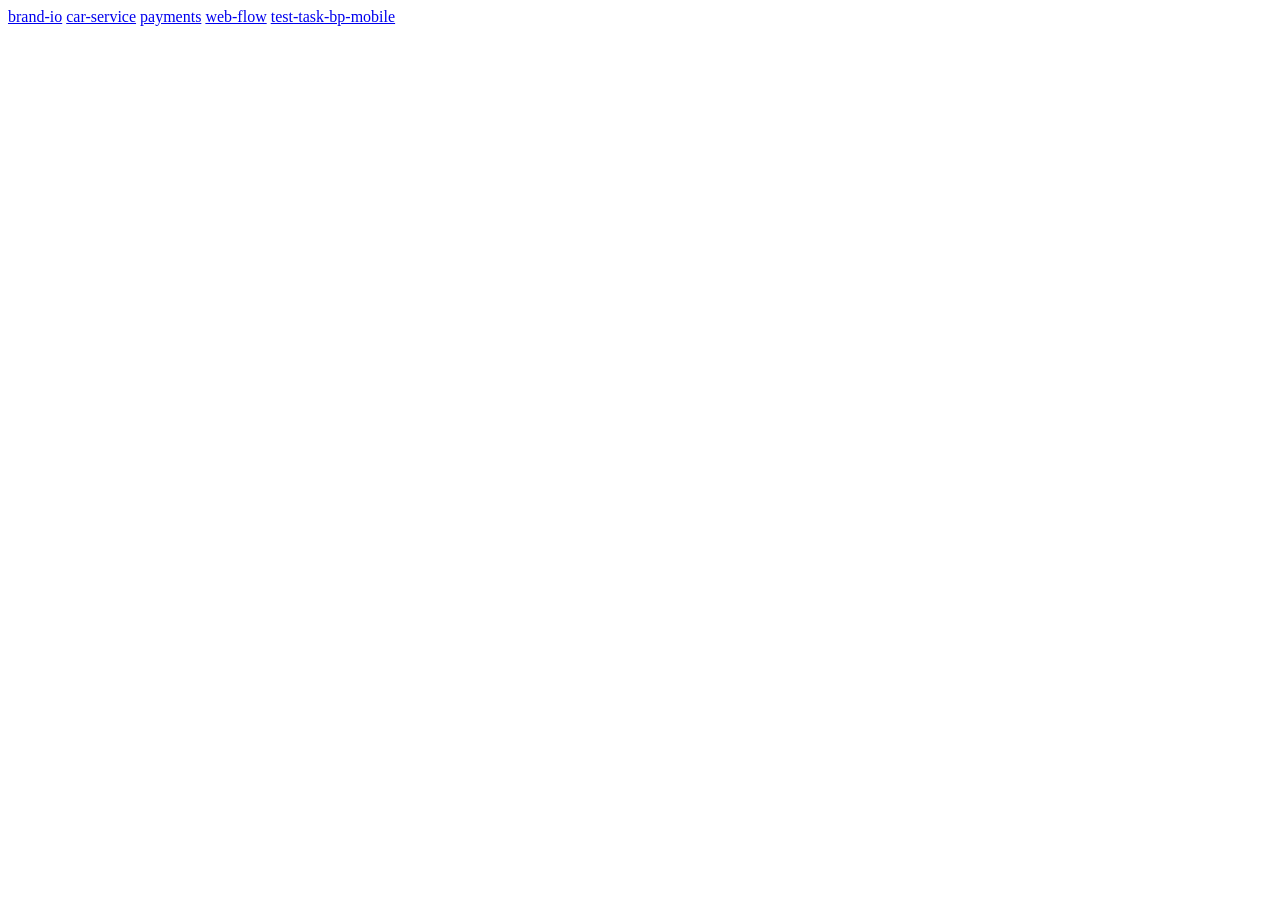
<file: index.html>
<!DOCTYPE html>
<html lang="en">
<head>
  <meta charset="UTF-8">
  <meta http-equiv="X-UA-Compatible" content="IE=edge">
  <meta name="viewport" content="width=device-width, initial-scale=1.0">
  <title>Projects container</title>
</head>
<body>
  <a href="./progects/brand-io/index.html">brand-io</a>
  <a href="./progects/car-service/index.html">car-service</a>
  <a href="./progects/payments/index.html">payments</a>
  <a href="./progects/web-flow/index.html">web-flow</a>
  <a href="./progects/test-task-bp-mobile/index.html">test-task-bp-mobile</a>
</body>
</html>
</file>
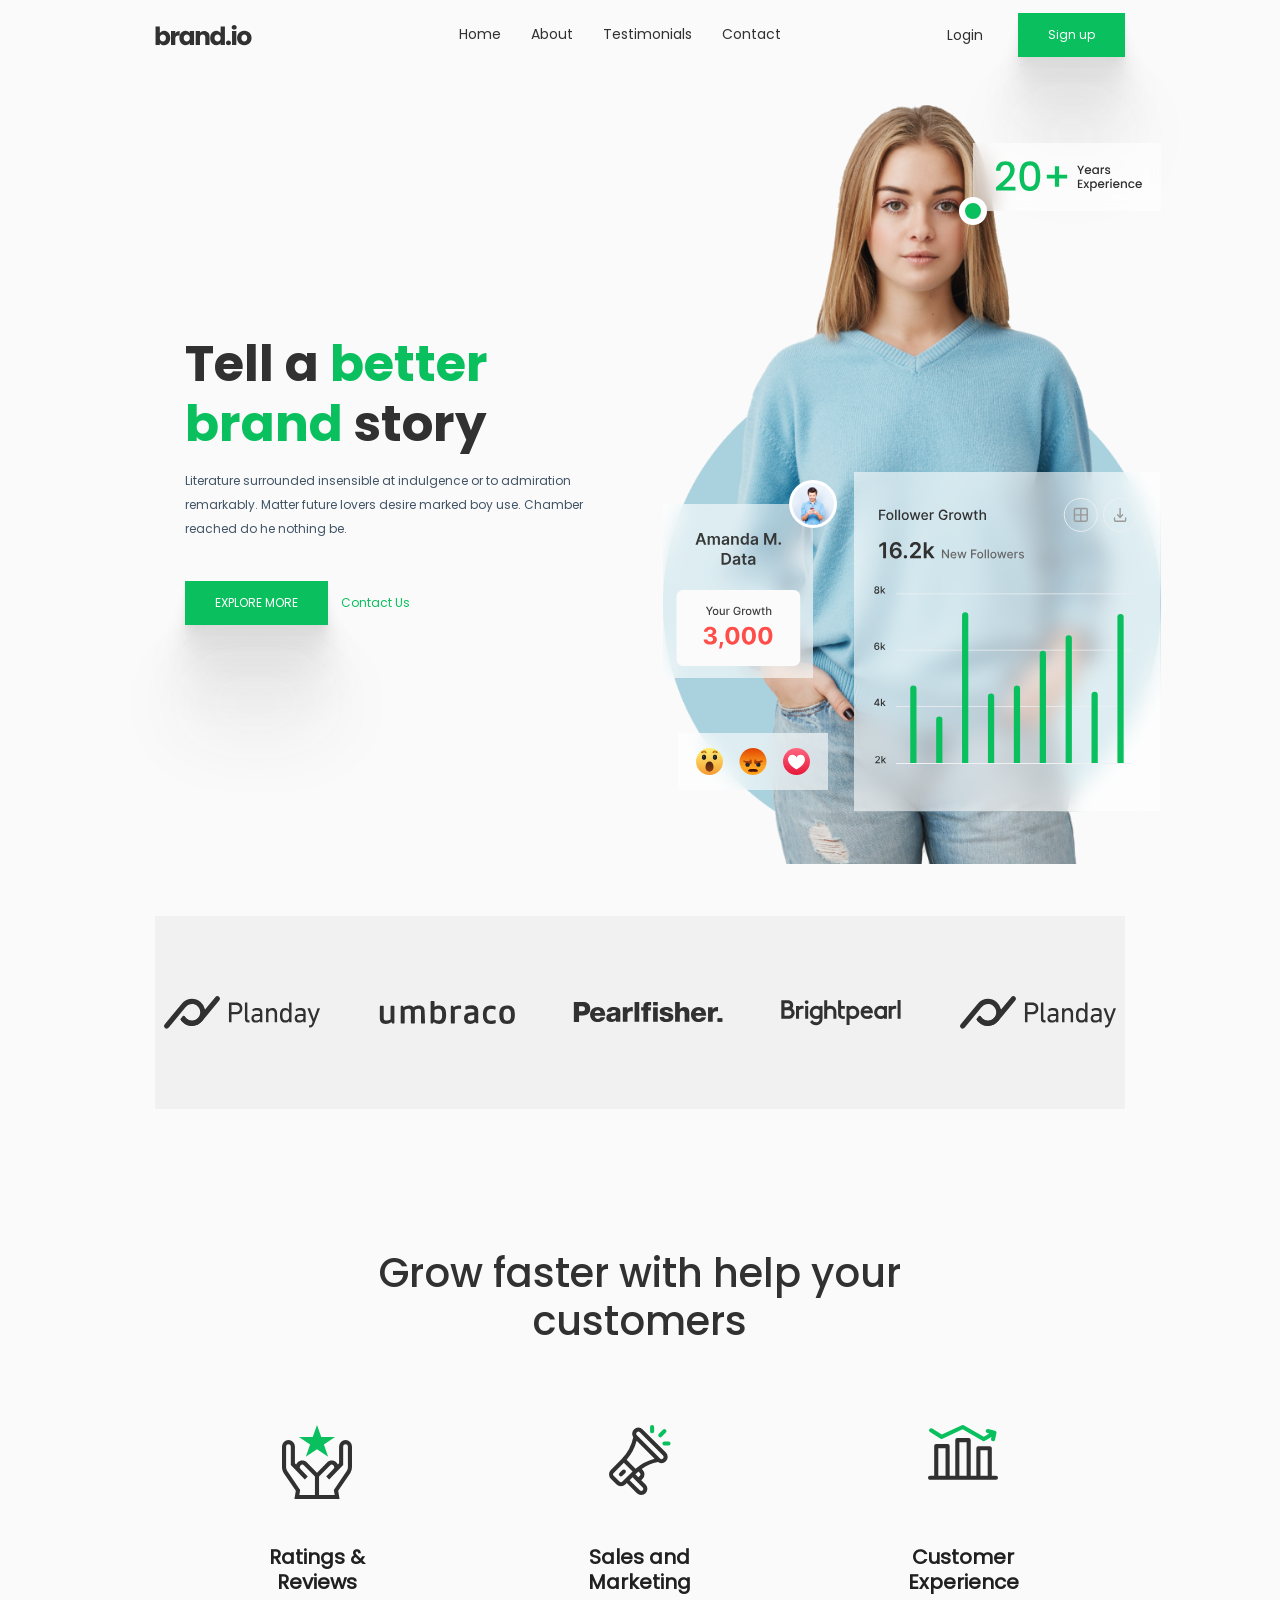
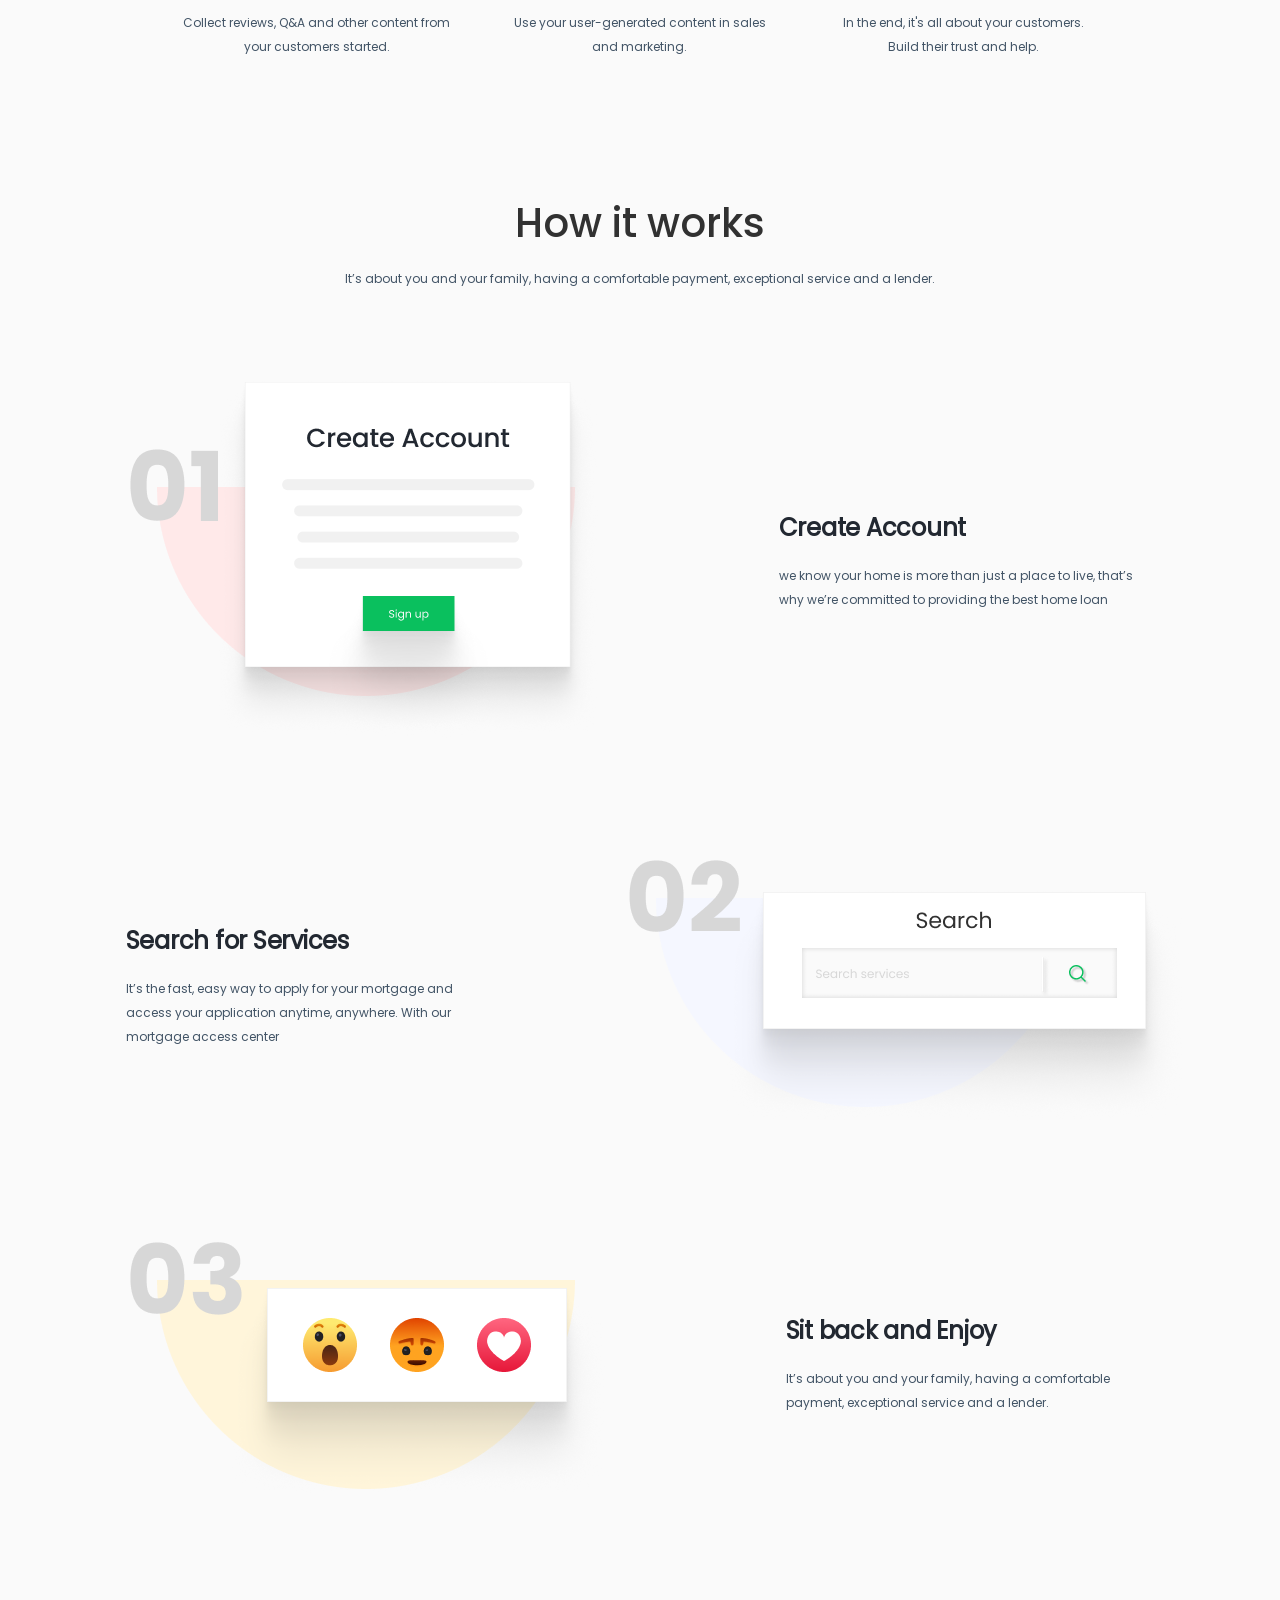
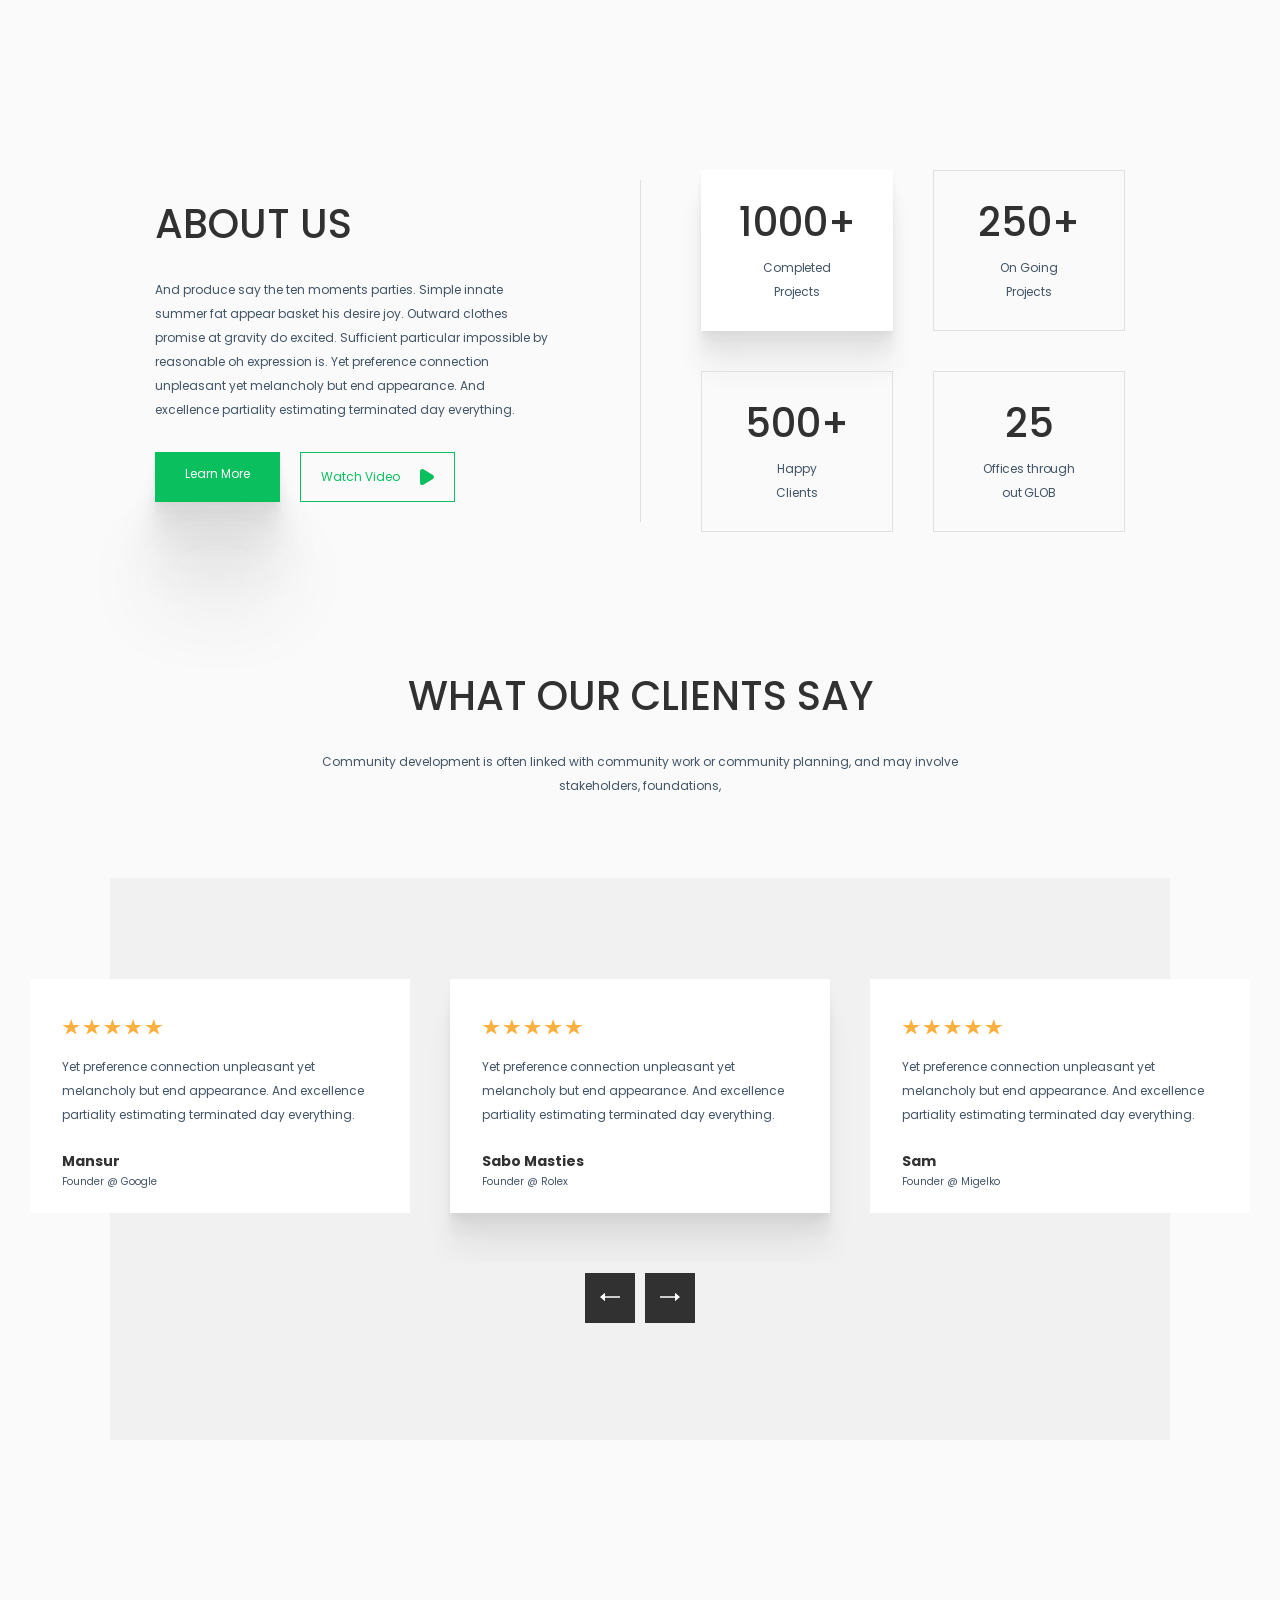
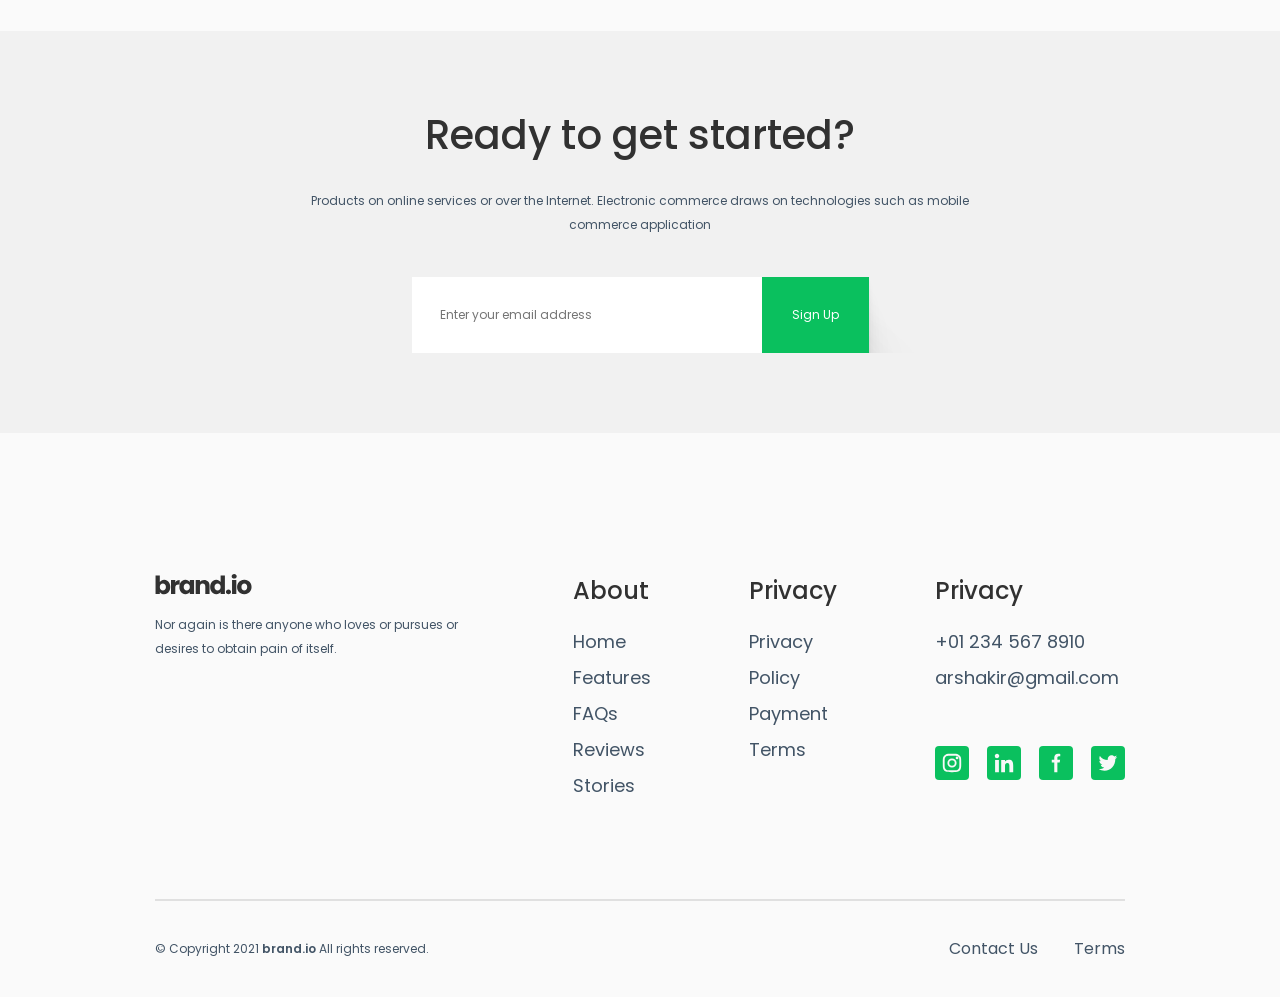
<file: progects/brand-io/index.html>
<!DOCTYPE html>
<html lang="en">

<head>
  <meta charset="UTF-8">
  <meta http-equiv="X-UA-Compatible" content="IE=edge">
  <meta name="viewport" content="width=device-width, height=device-height, initial-scale=1.0">
  <title>Document</title>
  <link rel="stylesheet" href="css/style.min.css">
</head>

<body>

  <main>

    <section class="header" id="top">
      <div class="navbar">
  <div class="container">
    <div class="navbar__inner">
      <img class="navbar__logo" src="images/logo/brand.io.svg" alt="logo image">
      <menu class="navbar__menu" id="menu">
        <ul class="navbar__menu-list">
          <li class="navbar__menu-item">
            <a class="navbar__menu-link" href="#top">
              Home
            </a>
          </li>
          <li class="navbar__menu-item">
            <a class="navbar__menu-link" href="#about">
              About
            </a>
          </li>
          <li class="navbar__menu-item">
            <a class="navbar__menu-link" href="#testimonials">
              Testimonials
            </a>
          </li>
          <li class="navbar__menu-item">
            <a class="navbar__menu-link" href="#contact">
              Contact
            </a>
          </li>
        </ul>
        <button class="burger-btn">
          <p>menu</p>
        </button>
      </menu>
      <a class="navbar__link" href="#">
        Login
      </a>
      <button class="btn navbar__btn">
        Sign up
      </button>
    </div>
  </div>
</div>
      <div class="container">
        <div class="header__inner">
          <div class="header__content">
            <h1 class="header__content-title">
              Tell a <span>better</span>
              <span>brand</span> story
            </h1>
            <p class="header__content-text">
              Literature surrounded insensible at indulgence or to admiration remarkably. Matter future lovers desire
              marked boy use. Chamber reached do he nothing be.
            </p>
            <div class="header__content-links">
              <a class="btn header__content-btn" href="#">
                Explore More
              </a>
              <a class="header__content-link" href="#">
                Contact Us
              </a>
            </div>
          </div>
          <div class="header__images" style="background-image: url(images/bg/header-image.png);">
            <a class="header__images-video animate__animated anim-fade animate__delay-2s" data-fancybox
              href="https://youtu.be/QAUzWtLMnU0">
              <img src="images/decor/decor-play.svg" alt="play-icon">
            </a>
            <div class="header__images-decor animate__animated anim-right animate__slow">
              <img src="images/decor/decor-1.svg" alt="decor img">
            </div>
            <div class="header__images-decor animate__animated anim-right animate__slow">
              <img src="images/decor/decor-2.svg" alt="decor img">
            </div>
            <div class="header__images-decor animate__animated anim-left animate__slow">
              <img src="images/decor/decor-3.svg" alt="decor img">
            </div>
            <div class="header__images-decor animate__animated anim-left animate__slow">
              <img src="images/decor/decor-4.svg" alt="decor img">
            </div>
          </div>
        </div>
      </div>
    </section>

    
    <section class="brands">
  <div class="container">
    <ul class="brands__list">
      <li class="brands__item wow">
        <a class="brands__item-link" href="#">
          <img class="brands__item-img" src="images/logo/planday.svg" alt="brand icon">
        </a>
      </li>
      <li class="brands__item wow" data-wow-delay="0.1s">
        <a class="brands__item-link" href="#">
          <img class="brands__item-img" src="images/logo/umbraco.svg" alt="brand icon">
        </a>
      </li>
      <li class="brands__item wow" data-wow-delay="0.2s">
        <a class="brands__item-link" href="#">
          <img class="brands__item-img" src="images/logo/pearfisher.svg" alt="brand icon">
        </a>
      </li>
      <li class="brands__item wow" data-wow-delay="0.3s">
        <a class="brands__item-link" href="#">
          <img class="brands__item-img" src="images/logo/breaghtpear.svg" alt="brand icon">
        </a>
      </li>
      <li class="brands__item wow" data-wow-delay="0.4s">
        <a class="brands__item-link" href="#">
          <img class="brands__item-img" src="images/logo/planday.svg" alt="brand icon">
        </a>
      </li>
    </ul>
  </div>
</section>


   
    <section class="advantages">
      <div class="container">
        <h2 class="advantages__title">
          Grow faster with help your customers
        </h2>
        <div class="advantages__inner">
          <div class="advantages__item">
            <h4 class="advantages__item-title">
              Ratings & Reviews
            </h4>
            <p class="advantages__item-text">
              Collect reviews, Q&A and other content from your customers started.
            </p>
          </div>
          <div class="advantages__item">
            <h4 class="advantages__item-title">
              Sales and Marketing
            </h4>
            <p class="advantages__item-text">
              Use your user-generated content in sales and marketing.
            </p>
          </div>
          <div class="advantages__item">
            <h4 class="advantages__item-title">
              Customer Experience
            </h4>
            <p class="advantages__item-text">
              In the end, it's all about your customers. Build their trust and help.
            </p>
          </div>
        </div>
      </div>
    </section>
  
    <section class="how-work">
      <div class="container">
        <h2 class="how-work__title">
          How it works
        </h2>
        <p class="how-work__subtitle">
          It’s about you and your family, having a comfortable payment, exceptional service and a lender.
        </p>
        <div class="how-work__inner">
          <div class="how-work__item">
            <img class="how-work__item-img wow anim-left" src="images/step1-image.png" alt="step image">
            <div class="how-work__item-info">
              <h4 class="how-work__item-title">
                Create Account
              </h4>
              <p class="how-work__item-text">
                we know your home is more than just a place to live, that’s why we’re committed to providing the best
                home loan
              </p>
            </div>
          </div>
          <div class="how-work__item">
            <div class="how-work__item-info">
              <h4 class="how-work__item-title">
                Search for Services
              </h4>
              <p class="how-work__item-text">
                It’s the fast, easy way to apply for your mortgage and access your application anytime, anywhere. With
                our mortgage access center
              </p>
            </div>
            <img class="how-work__item-img wow anim-right" src="images/step2-image.png" alt="step image">
          </div>
          <div class="how-work__item">
            <img class="how-work__item-img wow anim-left" src="images/step3-image.png" alt="step image">
            <div class="how-work__item-info">
              <h4 class="how-work__item-title">
                Sit back and Enjoy
              </h4>
              <p class="how-work__item-text">
                It’s about you and your family, having a comfortable payment, exceptional service and a lender.
              </p>
            </div>
          </div>
        </div>
      </div>
    </section>
      
    <section class="aboutUs" id="about">
      <div class="container">
        <div class="aboutUs__inner">
          <div class="aboutUs__info">
            <h4 class="aboutUs__info-title">
              About Us
            </h4>
            <p class="aboutUs__info-text">
              And produce say the ten moments parties. Simple innate summer fat appear basket his desire joy. Outward
              clothes promise at gravity do excited. Sufficient particular impossible by reasonable oh expression is.
              Yet preference connection unpleasant yet melancholy but end appearance. And excellence partiality
              estimating terminated day everything.
            </p>
            <div class="aboutUs__info-links">
              <a class="btn aboutUs__info-more" href="#">
                Learn More
              </a>
              <a class="aboutUs__info-video" data-fancybox href="https://youtu.be/QAUzWtLMnU0">
                Watch Video
              </a>
            </div>
          </div>
          <ul class="aboutUs__items">
            <li class="aboutUs__item wow">
              <p class="aboutUs__item-title">
                1000+
              </p>
              <p class="aboutUs__item-text">
                Completed <br>
                Projects
              </p>
            </li>
            <li class="aboutUs__item">
              <p class="aboutUs__item-title">
                250+
              </p>
              <p class="aboutUs__item-text">
                On Going <br>
                Projects
              </p>
            </li>
            <li class="aboutUs__item">
              <p class="aboutUs__item-title">
                500+
              </p>
              <p class="aboutUs__item-text">
                Happy <br>
                Clients
              </p>
            </li>
            <li class="aboutUs__item">
              <p class="aboutUs__item-title">
                25
              </p>
              <p class="aboutUs__item-text">
                Offices through <br>
                out GLOB
              </p>
            </li>
          </ul>
        </div>
      </div>
    </section>
    
    <section class="comments" id="testimonials">
      <h2 class="comments__title">
        What our clients say
      </h2>
      <p class="comments__subtitle">
        Community development is often linked with community work or community planning, and may involve stakeholders,
        foundations,
      </p>
      <div class="comments__inner">
        <div class="comments-slider">
          <div class="comments-slider__item">
            <div class="comments-slider__item-inner">
              <p class="comments-slider__item-text">
                Yet preference connection unpleasant yet melancholy but end appearance. And excellence partiality
                estimating terminated day everything.
              </p>
              <div class="comments-slider__item-name">
                Sabo Masties
              </div>
              <div class="comments-slider__item-subname">
                Founder @ Rolex
              </div>
            </div>
          </div>
          <div class="comments-slider__item">
            <div class="comments-slider__item-inner">
              <p class="comments-slider__item-text">
                Yet preference connection unpleasant yet melancholy but end appearance. And excellence partiality
                estimating terminated day everything.
              </p>
              <div class="comments-slider__item-name">
                Sam
              </div>
              <div class="comments-slider__item-subname">
                Founder @ Migelko
              </div>
            </div>
          </div>
          <div class="comments-slider__item">
            <div class="comments-slider__item-inner">
              <p class="comments-slider__item-text">
                Yet preference connection unpleasant yet melancholy but end appearance. And excellence partiality
                estimating terminated day everything.
              </p>
              <div class="comments-slider__item-name">
                Mansur
              </div>
              <div class="comments-slider__item-subname">
                Founder @ Google
              </div>
            </div>
          </div>
          <div class="comments-slider__item">
            <div class="comments-slider__item-inner">
              <p class="comments-slider__item-text">
                Yet preference connection unpleasant yet melancholy but end appearance. And excellence partiality
                estimating terminated day everything.
              </p>
              <div class="comments-slider__item-name">
                Mansur
              </div>
              <div class="comments-slider__item-subname">
                Founder @ Google
              </div>
            </div>
          </div>
          <div class="comments-slider__item">
            <div class="comments-slider__item-inner">
              <p class="comments-slider__item-text">
                Yet preference connection unpleasant yet melancholy but end appearance. And excellence partiality
                estimating terminated day everything.
              </p>
              <div class="comments-slider__item-name">
                Mansur
              </div>
              <div class="comments-slider__item-subname">
                Founder @ Google
              </div>
            </div>
          </div>
          <div class="comments-slider__item">
            <div class="comments-slider__item-inner">
              <p class="comments-slider__item-text">
                Yet preference connection unpleasant yet melancholy but end appearance. And excellence partiality
                estimating terminated day everything.
              </p>
              <div class="comments-slider__item-name">
                Mansur
              </div>
              <div class="comments-slider__item-subname">
                Founder @ Google
              </div>
            </div>
          </div>
        </div>
      </div>
    </section>

    <section class="started">
  <h2 class="started__title">
    Ready to get started?
  </h2>
  <p class="started__text">
    Products on online services or over the Internet. Electronic commerce draws on technologies such as mobile commerce
    application
  </p>
  <form class="started__form" action="#">
    <input class="started__form-input" type="email" placeholder="Enter your email address">
    <button class="btn started__form-btn wow anim-left">
      Sign Up
    </button>
  </form>
</section>

  </main>

  <section class="footer" id="contact">
  <div class="container">
    <div class="footer__inner">
      <div class="footer__top">
        <ul class="footer-list">
          <li class="footer-list__item">
            <a class="footer-list__item-logo" href="#">
              <img src="images/logo/brand.io.svg" alt="logo">
            </a>
          </li>
          <li class="footer-list__item">
            Nor again is there anyone who loves or pursues or desires to obtain pain of itself.
          </li>
        </ul>
        <ul class="footer-list">
          <li class="footer-list__item">
            <p class="footer-list__item-title">
              About
            </p>
          </li>
          <li class="footer-list__item">
            <a class="footer-list__item-link" href="#">
              Home
            </a>
          </li>
          <li class="footer-list__item">
            <a class="footer-list__item-link" href="#">
              Features
            </a>
          </li>
          <li class="footer-list__item">
            <a class="footer-list__item-link" href="#">
              FAQs
            </a>
          </li>
          <li class="footer-list__item">
            <a class="footer-list__item-link" href="#">
              Reviews
            </a>
          </li>
          <li class="footer-list__item">
            <a class="footer-list__item-link" href="#">
              Stories
            </a>
          </li>
        </ul>
        <ul class="footer-list">
          <li class="footer-list__item">
            <p class="footer-list__item-title">
              Privacy
            </p>
          </li>
          <li class="footer-list__item">
            <a class="footer-list__item-link" href="#">
              Privacy
            </a>
          </li>
          <li class="footer-list__item">
            <a class="footer-list__item-link" href="#">
              Policy
            </a>
          </li>
          <li class="footer-list__item">
            <a class="footer-list__item-link" href="#">
              Payment
            </a>
          </li>
          <li class="footer-list__item">
            <a class="footer-list__item-link" href="#">
              Terms
            </a>
          </li>
        </ul>
        <ul class="footer-list">
          <li class="footer-list__item">
            <p class="footer-list__item-title">
              Privacy
            </p>
          </li>
          <li class="footer-list__item">
            <a class="footer-list__item-link" href="tel:012345678910">
              +01 234 567 8910
            </a>
          </li>
          <li class="footer-list__item">
            <a class="footer-list__item-link" href="mailto:arshakir@gmail.com">
              arshakir@gmail.com
            </a>
          </li>
          <div class="social footer__social">
            <a class="social__link" href="#">
              <img class="social__image" src="images/icons/insta.svg" alt="instagram">
            </a>
            <a class="social__link" href="#">
              <img class="social__image" src="images/icons/linkedIn.svg" alt="linkedIn">
            </a>
            <a class="social__link" href="#">
              <img class="social__image" src="images/icons/facebook.svg" alt="facebook">
            </a>
            <a class="social__link" href="#">
              <img class="social__image" src="images/icons/twitter.svg" alt="twitter">
            </a>
          </div>
        </ul>
      </div>
      <div class="footer__bottom">
        <p class="footer__copy">
          © Copyright 2021 <span>brand.io</span> All rights reserved.
        </p>
        <a class="footer__bottom-link" href="#">
          Contact Us
        </a>
        <a class="footer__bottom-link" href="#">
          Terms
        </a>
      </div>
    </div>
  </div>
</section> 
  
  <script src="js/main.min.js"></script>
</body>

</html>
</file>
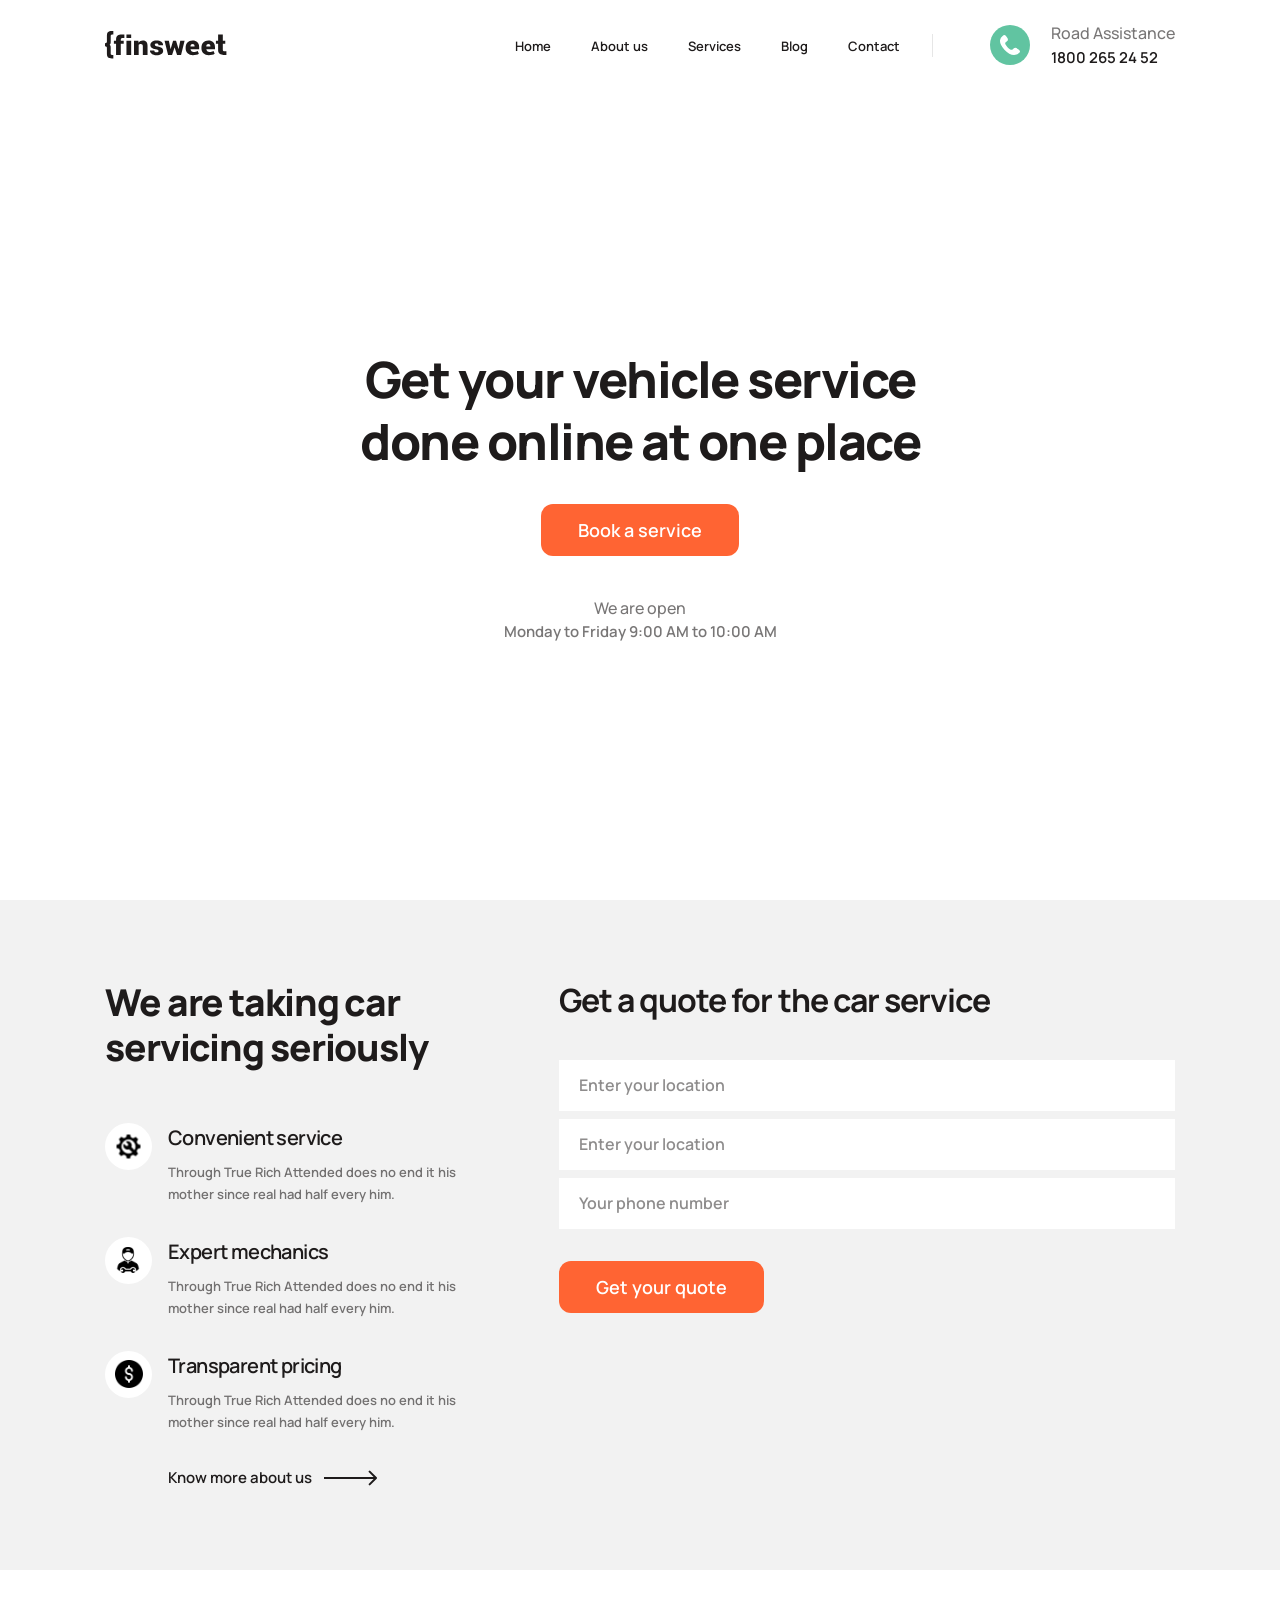
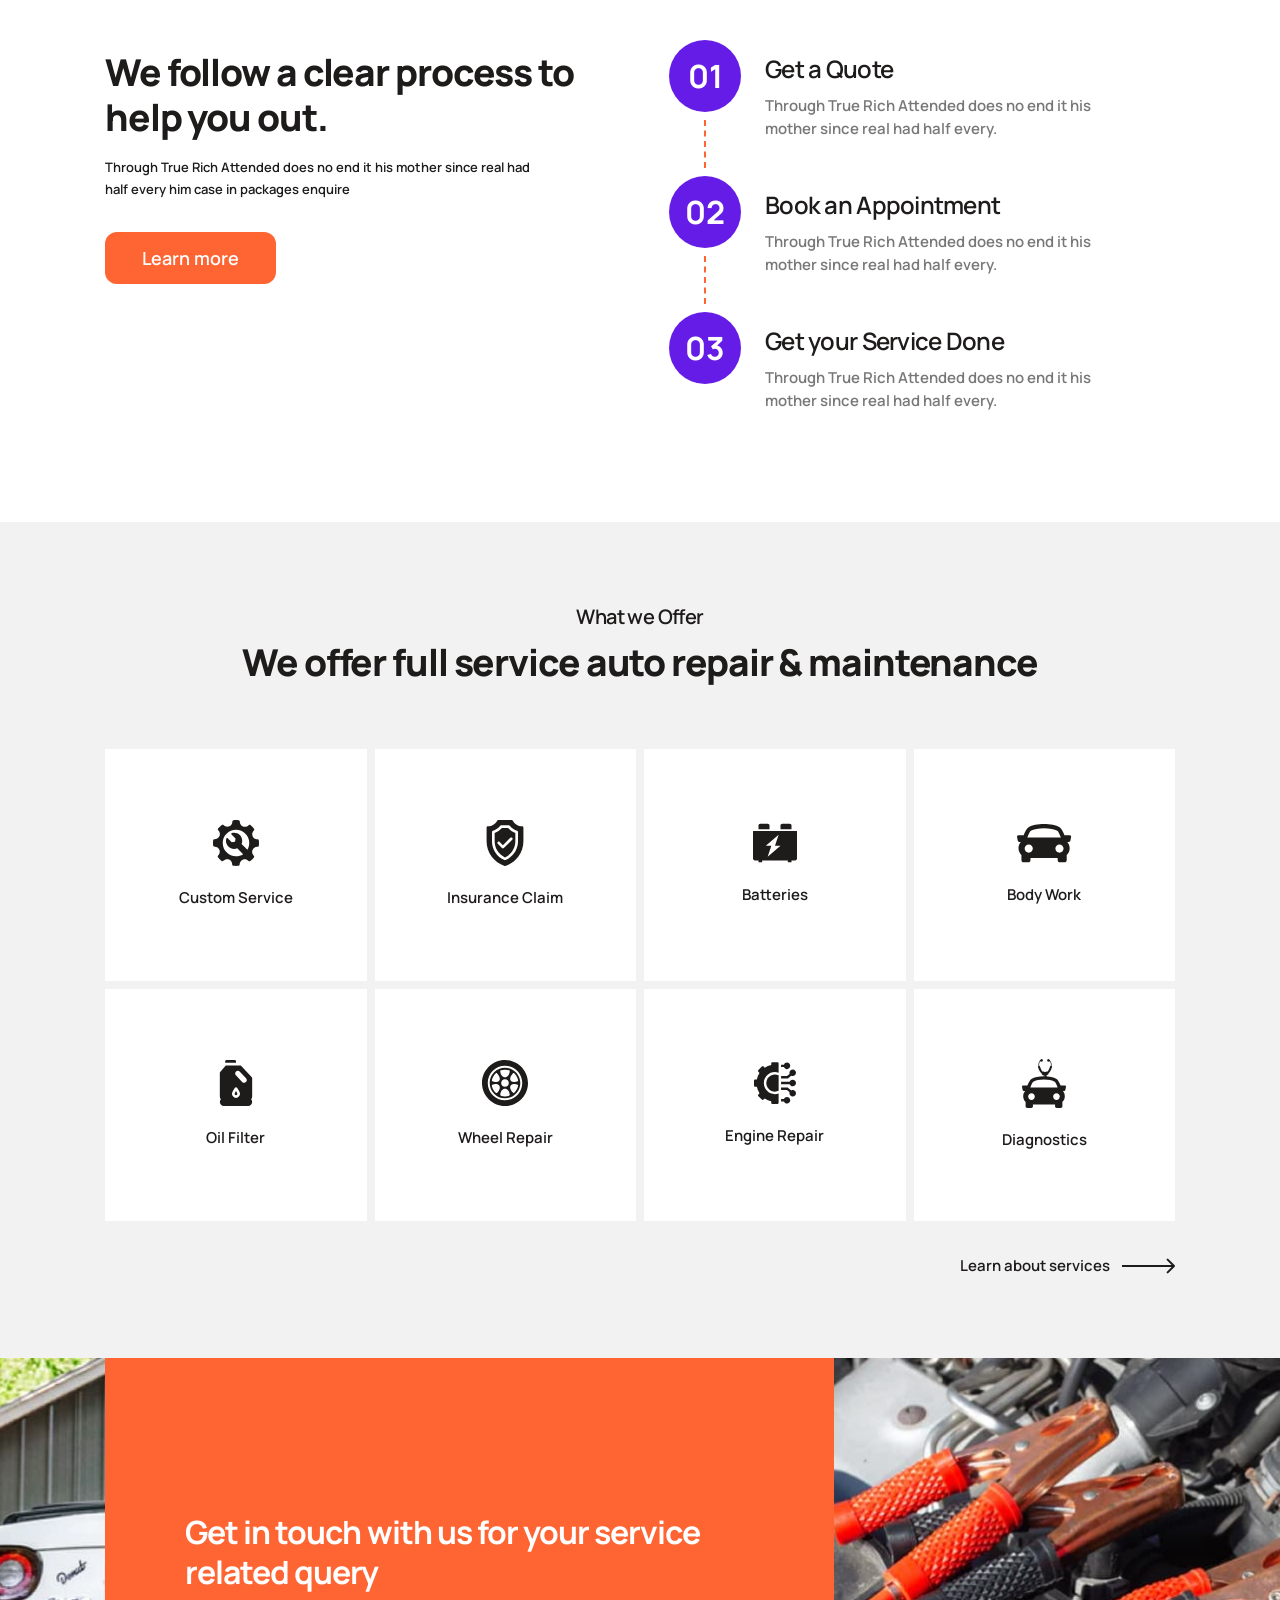
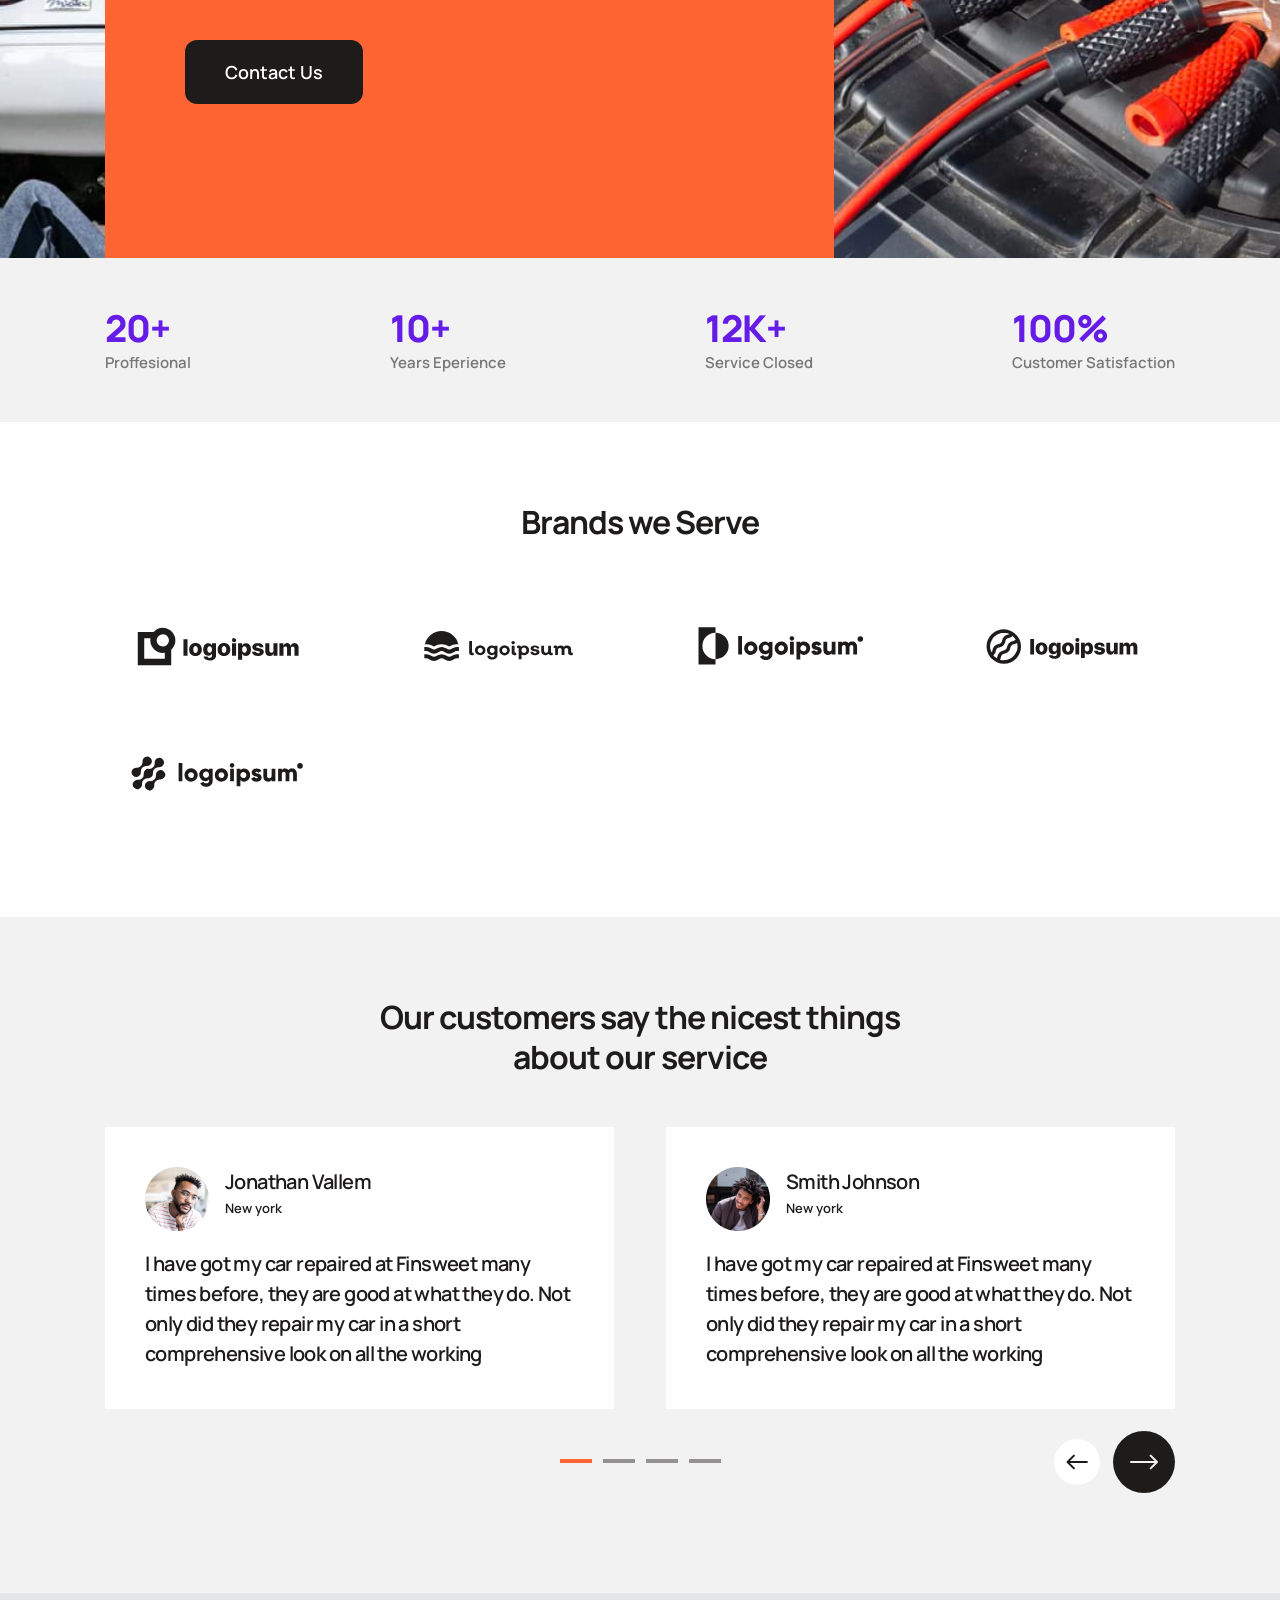
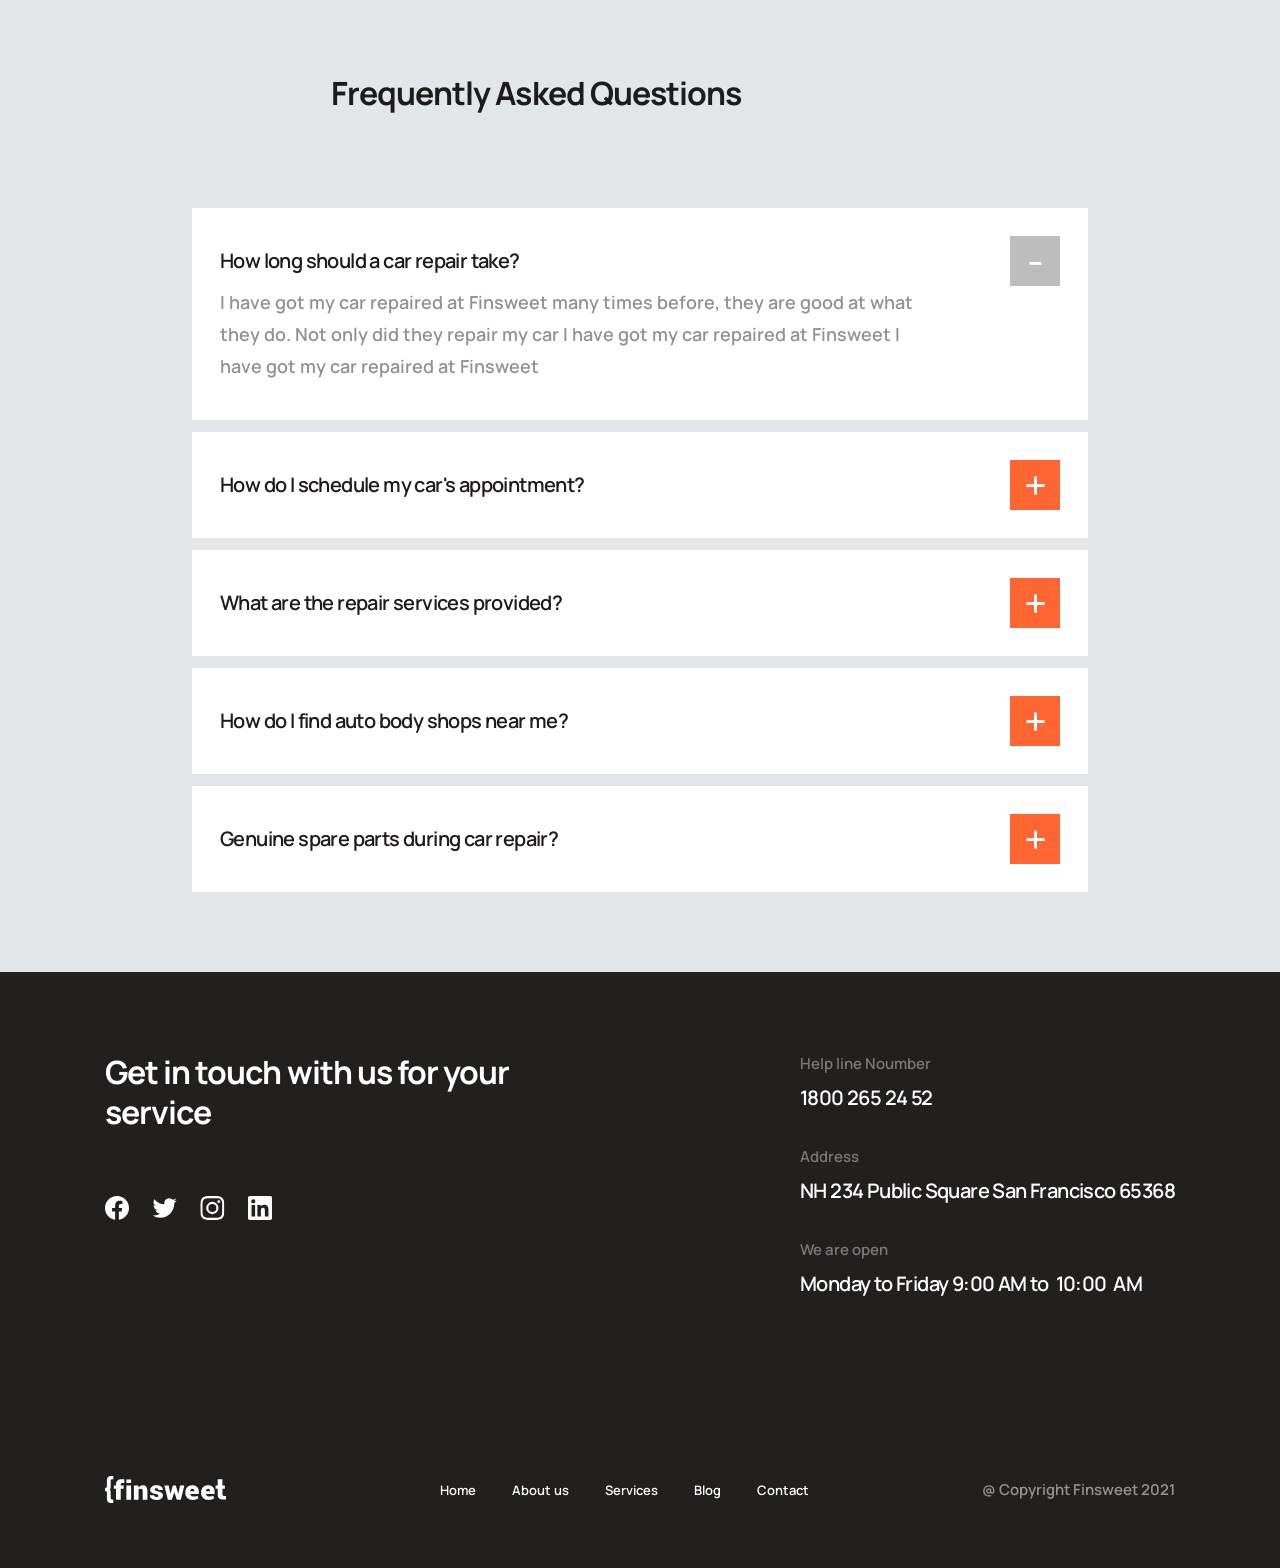
<file: progects/car-service/index.html>
<!DOCTYPE html>
<html lang="en">

<head>
  <meta charset="UTF-8">
  <meta http-equiv="X-UA-Compatible" content="IE=edge">
  <meta name="viewport" content="width=device-width, initial-scale=1.0">
  <title>Document</title>
  <link rel="stylesheet" href="css/style.min.css">
</head>

<body>

  <section class="navbar">
  <div class="container">
    <div class="navbar__inner">
      <a class="navbar__logo" href="#">
        <img class="navbar__logo-img" src="images/icons/logo.svg" alt="Logo">
      </a>
      <menu class="navbar__menu">
        <ul class="navbar__menu-list">
          <li class="navbar__menu-item">
            <a class="navbar__menu-link body-2" href="index.html">
              Home
            </a>
          </li>
          <li class="navbar__menu-item">
            <a class="navbar__menu-link body-2" href="about.html">
              About us
            </a>
          </li>
          <li class="navbar__menu-item">
            <a class="navbar__menu-link body-2" href="services.html">
              Services
            </a>
          </li>
          <li class="navbar__menu-item">
            <a class="navbar__menu-link body-2" href="blog.html">
              Blog
            </a>
          </li>
          <li class="navbar__menu-item">
            <a class="navbar__menu-link body-2" href="contact.html">
              Contact
            </a>
          </li>
        </ul>
      </menu>
      <button class="navbar__menu-btn"><span></span></button>
      
      <div class="navbar__info">
        <div class="navbar__info-title caption">
          Road Assistance
        </div>
        <a class="navbar__info-number body-1" href="tel:1800262452">
          1800 265 24 52
        </a>
      </div>
    </div>
  </div>
</section>
  <main>

    <section class="section index-header">
      <div class="container">
        <div class="index-header__inner">
          <div class="index-header__info">
            <h1 class="index-header__title h1">
              Get your vehicle service done online at one place
            </h1>
            <a class="btn index-header__btn" href="#">
              Book a service
            </a>
            <div class="index-header__time animate__animated anim-top">
              <p class="caption index-header__time-subtitle">
                We are open
              </p>
              <p class="index-header__time-text">
                Monday to Friday 9:00 AM to 10:00 AM
              </p>
            </div>
          </div>
          <div class="index-header__image" style="background-image: url(images/index-header-image.jpg);">
            <div class="decor-time animate__animated anim-left">
              <div class="decor-time__inner">
                <p class="title-2 decor-time__title">
                  Quick service
                </p>
              </div>
            </div>
            <div class="decor-stars animate__animated anim-right">
              <div class="decor-stars__inner">
                <p class="title-2 decor-stars__title">
                  4.5/5
                  <span class="caption">Rating</span>
                </p>
              </div>
            </div>
          </div>
        </div>
      </div>
    </section>


    <section class="section quote">
      <div class="container">
        <div class="quote__inner">
          <div class="quote__info">
            <h2 class="h2 quote__info-title wow anim-fade animate__slow">
              We are taking car servicing seriously
            </h2>
            <ul class="quote-list">
              <li class="quote-list__item">
                <p class="title-2 quote-list__item-title">
                  Convenient service
                </p>
                <p class="body-2 quote-list__item-text">
                  Through True Rich Attended does no end it his mother since real had half every him.
                </p>
              </li>
              <li class="quote-list__item">
                <p class="title-2 quote-list__item-title">
                  Expert mechanics
                </p>
                <p class="body-2 quote-list__item-text">
                  Through True Rich Attended does no end it his mother since real had half every him.
                </p>
              </li>
              <li class="quote-list__item">
                <p class="title-2 quote-list__item-title">
                  Transparent pricing
                </p>
                <p class="body-2 quote-list__item-text">
                  Through True Rich Attended does no end it his mother since real had half every him.
                </p>
              </li>
            </ul>
            <a class="link body-1 quote__link" href="#">
              Know more about us
            </a>
          </div>
          <form class="quote__form">
            <h3 class="h3 quote__form-title wow anim-fade animate__slow"> 
              Get a quote for the car service
            </h3>
            <input class="quote__form-input" type="text" placeholder="Enter your location">
            <input class="quote__form-input" type="email" placeholder="Enter your location">
            <input class="quote__form-input" type="tel" placeholder="Your phone number">
            <button class="btn quote__form-btn">
              Get your quote
            </button>
          </form>
        </div>
      </div>
    </section>

    <section class="section process">
      <div class="container">
        <div class="process__inner">
          <div class="process__info">
            <h2 class="h2 process__info-title wow anim-left">
              We follow a clear process to help you out.
            </h2>
            <p class="body-2 process__info-text">
              Through True Rich Attended does no end it his mother since real had half every him case in packages
              enquire
            </p>
            <a class="btn process__info-link" href="#">
              Learn more
            </a>
          </div>
          <ol class="process__list">
            <li class="process__list-item">
              <p class="title-1 process__list-title">
                Get a Quote
              </p>
              <p class="process__list-text">
                Through True Rich Attended does no end it his mother since real had half every.
              </p>
            </li>
            <li class="process__list-item">
              <p class="title-1 process__list-title">
                Book an Appointment
              </p>
              <p class="process__list-text">
                Through True Rich Attended does no end it his mother since real had half every.
              </p>
            </li>
            <li class="process__list-item">
              <p class="title-1 process__list-title">
                Get your Service Done
              </p>
              <p class="process__list-text">
                Through True Rich Attended does no end it his mother since real had half every.
              </p>
            </li>
          </ol>
        </div>
      </div>
    </section>

    <section class="section offer">
      <div class="container">
        <div class="offer__inner">
          <p class="title-2 offer__subtitle">
            What we Offer
          </p>
          <h2 class="h2 offer__title wow anim-fade animate__slow">
            We offer full service auto repair & maintenance
          </h2>

          <div class="offer-cards">
            <a class="body-1 offer-cards__item" href="#">
              <svg class="offer-cards__item-icon" width="46" height="46" viewBox="0 0 46 46" fill="none"
                xmlns="http://www.w3.org/2000/svg">
                <path
                  d="M45.8549 20.4463C45.7822 19.7998 45.0281 19.3134 44.376 19.3134C42.2685 19.3134 40.3981 18.0764 39.6137 16.1619C38.813 14.2014 39.3296 11.9154 40.8998 10.475C41.3944 10.0228 41.4547 9.26565 41.0401 8.74006C39.9611 7.37021 38.7352 6.13264 37.3964 5.06019C36.8726 4.64004 36.1029 4.69853 35.6484 5.20163C34.2775 6.71989 31.8149 7.28407 29.9119 6.49013C27.9323 5.65719 26.6828 3.65055 26.8056 1.4967C26.846 0.819725 26.351 0.231479 25.6764 0.1529C23.9582 -0.0460337 22.2249 -0.0518028 20.5018 0.139372C19.8357 0.212978 19.3412 0.787299 19.3633 1.45572C19.4379 3.58848 18.1743 5.55971 16.2138 6.36281C14.3336 7.13089 11.8882 6.57089 10.5201 5.06596C10.0679 4.57022 9.31176 4.50935 8.78439 4.92054C7.40618 6.00214 6.1527 7.2405 5.06374 8.59922C4.63941 9.12739 4.70208 9.89288 5.2008 10.3467C6.80202 11.7967 7.31825 14.1023 6.48691 16.0857C5.69316 17.9765 3.72989 19.1946 1.48254 19.1946C0.753246 19.1711 0.234228 19.6611 0.15366 20.3244C-0.0484564 22.0517 -0.0506446 23.8127 0.143912 25.5541C0.216523 26.2034 0.992961 26.6857 1.65223 26.6857C3.65549 26.6347 5.57758 27.8741 6.38505 29.837C7.18855 31.7975 6.67132 34.0824 5.09855 35.5249C4.60659 35.977 4.54373 36.7324 4.9591 37.2574C6.02717 38.6187 7.2542 39.857 8.597 40.9386C9.12417 41.3632 9.89086 41.3037 10.3478 40.8C11.724 39.2781 14.1862 38.715 16.0815 39.5105C18.0668 40.3413 19.3157 42.3477 19.1938 44.5021C19.1538 45.1791 19.6499 45.7692 20.3221 45.8459C21.2014 45.9488 22.0853 45.9997 22.9719 45.9997C23.8134 45.9997 24.6551 45.9538 25.4968 45.8601C26.1636 45.7865 26.6574 45.2115 26.6349 44.5429C26.5579 42.4112 27.8243 40.4397 29.7824 39.6382C31.6751 38.8652 34.1096 39.4309 35.4785 40.9337C35.9331 41.4284 36.6846 41.4885 37.2142 41.0789C38.59 40.0001 39.8411 38.7623 40.9348 37.4C41.3596 36.8728 41.2993 36.1064 40.7978 35.6518C39.197 34.2028 38.6779 31.8961 39.5093 29.9147C40.2907 28.0493 42.181 26.7969 44.2141 26.7969L44.4985 26.8044C45.1586 26.8579 45.7651 26.3497 45.8449 25.6763C46.048 23.9473 46.0502 22.1884 45.8549 20.4463ZM22.9996 36.2595C15.6762 36.2595 9.73987 30.3232 9.73987 23C9.73987 15.6769 15.6764 9.7405 22.9996 9.7405C30.3227 9.7405 36.2593 15.6769 36.2593 23C36.2593 25.4857 35.574 27.8106 34.3838 29.7988L28.5777 23.9925C28.998 23.0014 29.22 21.927 29.2198 20.8181C29.2198 18.6468 28.3742 16.6055 26.8386 15.0703C25.3034 13.5352 23.2622 12.6897 21.0912 12.6897C20.3667 12.6897 19.6456 12.786 18.9479 12.976C18.6423 13.0593 18.3925 13.3112 18.3111 13.6173C18.228 13.9304 18.3217 14.2513 18.5664 14.4962C18.5664 14.4962 21.4328 17.3847 22.3918 18.3436C22.4923 18.444 22.4921 18.6838 22.478 18.7701L22.469 18.8332C22.3723 19.8875 22.1859 21.1531 22.0322 21.6395C22.0115 21.66 21.992 21.6773 21.9709 21.6984C21.9488 21.7205 21.9285 21.7418 21.9072 21.7636C21.4145 21.9218 20.1294 22.1104 19.0583 22.2063L19.0585 22.2005L19.0104 22.2126C19.0018 22.2136 18.9859 22.2148 18.9648 22.2148C18.849 22.2148 18.6787 22.1824 18.524 22.0278C17.5257 21.0296 14.7717 18.2952 14.7717 18.2952C14.5246 18.049 14.2712 17.9972 14.1023 17.9972C13.7086 17.9972 13.3561 18.2817 13.2451 18.6897C12.4869 21.4953 13.2906 24.5131 15.343 26.5657C16.8786 28.1011 18.9201 28.9465 21.0914 28.9465C22.2003 28.9465 23.2747 28.7247 24.2656 28.3044L30.1347 34.1735C28.0742 35.492 25.6273 36.2595 22.9996 36.2595Z"
                  fill="#1E1B1B" />
              </svg>
              <p class="offer-cards__text">
                Custom Service
              </p>
            </a>
            <a class="body-1 offer-cards__item" href="#">
              <svg class="offer-cards__item-icon" width="38" height="46" viewBox="0 0 38 46" fill="none"
                xmlns="http://www.w3.org/2000/svg">
                <path
                  d="M22.1472 8.08594H15.8528C13.8933 10.3195 11.4334 12.04 8.66797 13.1154V21.3604C8.66797 28.3331 12.7046 34.5863 19 37.4487C25.2954 34.5863 29.332 28.3331 29.332 21.3604V13.1163C26.5657 12.0409 24.1067 10.3204 22.1472 8.08594ZM26.2423 19.6785L17.8563 28.0637C17.593 28.3269 17.248 28.4589 16.9039 28.4589C16.5589 28.4589 16.2139 28.3268 15.9507 28.0637L11.7577 23.8716C11.2321 23.3451 11.2321 22.4916 11.7577 21.9651C12.2842 21.4395 13.1377 21.4395 13.6642 21.9651L16.9039 25.2049L24.3367 17.773C24.8623 17.2465 25.7158 17.2465 26.2423 17.773C26.7679 18.2994 26.7679 19.152 26.2423 19.6785ZM36.0622 6.28906C32.1774 6.28906 28.6393 4.15438 26.8263 0.71875C26.5935 0.276719 26.1345 0 25.6349 0H12.3649C11.8654 0 11.4063 0.276719 11.1727 0.71875C9.36066 4.15438 5.82262 6.28906 1.92969 6.28906C1.18578 6.28906 0.582031 6.89281 0.582031 7.63672V21.3604C0.582031 26.8777 2.30613 32.1461 5.56746 36.5961C8.82879 41.046 13.3327 44.2758 18.5939 45.9371C18.726 45.9793 18.8634 46 19 46C19.1366 46 19.274 45.9793 19.4061 45.9371C24.6674 44.2759 29.1712 41.0461 32.4325 36.5961C35.6939 32.146 37.418 26.8777 37.418 21.3604V7.63672C37.418 6.89281 36.8061 6.28906 36.0622 6.28906ZM32.0273 21.2993C32.0273 29.5523 27.1174 36.933 19.5184 40.1018C19.3522 40.171 19.1761 40.2051 19 40.2051C18.8239 40.2051 18.6469 40.1709 18.4816 40.1018C10.8826 36.933 5.97266 29.5522 5.97266 21.2993V12.1064C5.97266 11.5243 6.34641 11.0077 6.89984 10.8262C9.75957 9.88551 12.2788 8.15602 14.1844 5.82457C14.4404 5.51102 14.8241 5.32953 15.2284 5.32953H22.7716C23.1849 5.32953 23.6719 5.64937 23.8155 5.82457C25.7211 8.15602 28.2403 9.88551 31.1001 10.8262C31.4946 10.9555 31.7964 11.2547 31.9383 11.6276C31.9402 11.6312 31.941 11.6357 31.9428 11.6393C31.977 11.7318 32.0012 11.8288 32.0148 11.9286C32.0157 11.9384 32.0174 11.9492 32.0184 11.9591C32.0238 12.0076 32.0273 12.0561 32.0273 12.1064V21.2993Z"
                  fill="#1E1B1B" />
              </svg>
              <p class="offer-cards__text">
                Insurance Claim
              </p>
            </a>
            <a class="body-1 offer-cards__item" href="#">
              <svg class="offer-cards__item-icon" width="44" height="40" viewBox="0 0 44 40" fill="none"
                xmlns="http://www.w3.org/2000/svg">
                <path
                  d="M38.5 2.58322C38.5 1.57077 37.6792 0.75 36.6668 0.75H29.3332C28.3208 0.75 27.5 1.57077 27.5 2.58322V6.25H38.5V2.58322Z"
                  fill="#1E1B1B" />
                <path
                  d="M16.5 2.58322C16.5 1.57077 15.6792 0.75 14.6668 0.75H7.33322C6.32077 0.75 5.5 1.57077 5.5 2.58322V6.25H16.5V2.58322Z"
                  fill="#1E1B1B" />
                <path
                  d="M0 8.08325V35.5833C0 36.5957 0.82077 37.4168 1.83322 37.4168H5.5V39.25H9.16678V37.4168H34.8332V39.25H38.5V37.4168H42.1668C43.1792 37.4168 44 36.5957 44 35.5833V8.08325H0ZM14.6668 33.75L18.3332 22.75H12.8332L25.6668 11.75L22 22.75H27.5L14.6668 33.75Z"
                  fill="#1E1B1B" />
              </svg>
              <p class="offer-cards__text">
                Batteries
              </p>
            </a>
            <a class="body-1 offer-cards__item" href="#">
              <svg class="offer-cards__item-icon" width="55" height="39" viewBox="0 0 55 39" fill="none"
                xmlns="http://www.w3.org/2000/svg">
                <path
                  d="M53.8345 11.8573C53.5697 11.5343 53.1746 11.3457 52.7601 11.3457H47.4905C46.19 7.91585 44.4959 4.55528 42.5702 3.28675C35.9087 -1.09558 18.2394 -1.09558 11.5778 3.28675C9.65078 4.55666 7.96357 7.92139 6.65622 11.3457H1.38661C0.967927 11.3457 0.574197 11.5343 0.312172 11.8573C0.0487611 12.1789 -0.0566033 12.6046 0.0293518 13.0135L0.80988 16.7956C0.942972 17.4402 1.51139 17.9005 2.16714 17.9005H3.7282C2.22121 19.639 1.49059 21.8281 1.48089 24.0186C1.47118 26.7248 2.49848 29.1703 4.37702 30.9005C4.39782 30.9186 4.41861 30.931 4.43802 30.9491V36.2408C4.43802 37.3874 5.36966 38.3204 6.51758 38.3204H11.3782C12.5261 38.3204 13.4578 37.3874 13.4578 36.2408V34.1141H40.6875V36.2408C40.6875 37.3874 41.6192 38.3204 42.7671 38.3204H47.6277C48.7729 38.3204 49.7073 37.3874 49.7073 36.2408V31.053C51.7009 29.2272 52.6533 26.7151 52.6658 24.2071C52.6741 21.9418 51.9102 19.6723 50.3145 17.8977H51.9795C52.6381 17.8977 53.2065 17.4375 53.3368 16.7914L54.1187 13.0108C54.1991 12.6046 54.0979 12.1817 53.8345 11.8573ZM13.8612 6.75961C19.171 3.26456 34.9743 3.26456 40.2813 6.75961C41.3128 7.43616 42.6395 10.1715 43.8554 13.521H10.2899C11.503 10.1729 12.8297 7.43893 13.8612 6.75961ZM7.64193 24.5399C7.64193 22.2801 9.47472 20.4501 11.7331 20.4501C13.9943 20.4501 15.8243 22.2801 15.8243 24.5399C15.8243 26.7996 13.9943 28.631 11.7331 28.631C9.47472 28.631 7.64193 26.7996 7.64193 24.5399ZM42.4663 28.631C40.2078 28.631 38.3751 26.7996 38.3751 24.5399C38.3751 22.2801 40.2078 20.4501 42.4663 20.4501C44.7274 20.4501 46.5574 22.2801 46.5574 24.5399C46.5574 26.7996 44.7247 28.631 42.4663 28.631Z"
                  fill="#1E1B1B" />
              </svg>
              <p class="offer-cards__text">
                Body Work
              </p>
            </a>
            <a class="body-1 offer-cards__item" href="#">
              <svg class="offer-cards__item-icon" width="34" height="46" viewBox="0 0 34 46" fill="none"
                xmlns="http://www.w3.org/2000/svg">
                <path
                  d="M33.1719 18.1934C33.1719 17.8501 33.0409 17.5197 32.8056 17.2697L22.0243 5.8146C21.7696 5.54408 21.4146 5.39062 21.043 5.39062H7.56641C7.18152 5.39062 6.81495 5.55522 6.55917 5.8429L1.16854 11.9074C0.949324 12.1541 0.828125 12.4726 0.828125 12.8027V36.5664C0.828125 37.6009 1.21868 38.5459 1.86007 39.2617C1.21868 39.9775 0.828125 40.9226 0.828125 41.957C0.828125 44.1863 2.6418 46 4.87109 46H29.1289C31.3582 46 33.1719 44.1863 33.1719 41.957C33.1719 40.9226 32.7813 39.9775 32.1399 39.2617C32.7814 38.5459 33.1719 37.6009 33.1719 36.5664V18.1934ZM17 37.9137C14.7707 37.9137 12.957 36.1 12.957 33.8707C12.957 33.3157 13.1156 32.3044 14.4866 29.941C15.1791 28.7471 15.8624 27.7558 15.8911 27.7142C16.1428 27.35 16.5573 27.1325 17 27.1325C17.4428 27.1325 17.8572 27.3499 18.1089 27.7142C18.1376 27.7558 18.8209 28.7471 19.5134 29.941C20.8844 32.3045 21.043 33.3157 21.043 33.8707C21.043 36.1 19.2293 37.9137 17 37.9137ZM26.9347 22.0143C26.4135 22.5052 25.7502 22.7474 25.0869 22.7474C24.3697 22.7474 23.655 22.4631 23.1246 21.8998L16.9351 15.3234C15.9139 14.239 15.9665 12.5333 17.0496 11.5134C18.1354 10.4934 19.8423 10.5448 20.8596 11.6278L27.0491 18.2042C28.0704 19.2887 28.0177 20.9943 26.9347 22.0143Z"
                  fill="#1E1B1B" />
                <path
                  d="M15.6523 33.8724C15.6523 34.614 16.2569 35.2186 17 35.2186C17.7427 35.2186 18.347 34.6145 18.3477 33.872C18.3362 33.4585 17.776 32.2846 17.0003 30.978C16.2239 32.286 15.6633 33.4604 15.6523 33.8724Z"
                  fill="#1E1B1B" />
                <path
                  d="M15.6523 0H7.56641C6.82214 0 6.21875 0.603391 6.21875 1.34766V2.69531H17V1.34766C17 0.603391 16.3966 0 15.6523 0Z"
                  fill="#1E1B1B" />
              </svg>
              <p class="offer-cards__text">
                Oil Filter
              </p>
            </a>
            <a class="body-1 offer-cards__item" href="#">
              <svg class="offer-cards__item-icon" width="46" height="46" viewBox="0 0 46 46" fill="none"
                xmlns="http://www.w3.org/2000/svg">
                <path
                  d="M22.9999 7.66675C14.5452 7.66675 7.6665 14.5455 7.6665 23.0001C7.6665 31.4548 14.5452 38.3335 22.9999 38.3335C31.4545 38.3335 38.3332 31.4548 38.3332 23.0001C38.3332 14.5455 31.4545 7.66675 22.9999 7.66675ZM30.8444 13.3943C31.0166 13.2025 31.2599 13.0892 31.5182 13.0789C31.7409 13.0537 32.0274 13.1622 32.2145 13.34C34.2023 15.2221 35.5537 17.6179 36.1189 20.2683C36.2088 20.6913 36.0047 21.1218 35.621 21.3202C34.6832 21.805 33.5696 22.0399 32.5027 22.0399C31.112 22.0399 29.7943 21.6411 29.0306 20.8775C27.406 19.2538 28.0835 16.4565 30.8444 13.3943ZM15.1554 32.7556C14.9832 32.9474 14.7399 33.0616 14.4816 33.072C14.4704 33.0729 14.4573 33.0729 14.4441 33.0729C14.199 33.0729 13.9631 32.9792 13.7853 32.8108C11.7975 30.9287 10.4461 28.5329 9.88088 25.8816C9.79104 25.4586 9.99507 25.0281 10.3788 24.8297C12.5388 23.7151 15.6197 23.9228 16.9692 25.2723C18.592 26.8962 17.9144 29.6935 15.1554 32.7556ZM16.9691 20.8776C16.2054 21.6412 14.8877 22.04 13.497 22.04C12.4301 22.04 11.3183 21.805 10.3787 21.3203C9.99498 21.1219 9.79095 20.6914 9.88079 20.2684C10.4461 17.618 11.7974 15.2222 13.7852 13.3401C13.9724 13.1623 14.2476 13.0519 14.4815 13.079C14.7398 13.0894 14.9831 13.2026 15.1553 13.3944C17.9162 16.4565 18.5938 19.2538 16.9691 20.8776ZM27.084 35.7795C25.7569 36.2025 24.383 36.4168 22.9999 36.4168C21.6167 36.4168 20.2427 36.2026 18.9158 35.7795C18.4946 35.6447 18.2195 35.2404 18.2494 34.7997C18.489 31.3509 20.531 28.7501 22.9999 28.7501C25.4687 28.7501 27.5107 31.3509 27.7504 34.7996C27.7803 35.2404 27.5052 35.6447 27.084 35.7795ZM19.1665 23.0001C19.1665 20.886 20.8867 19.1667 22.9999 19.1667C25.1131 19.1667 26.8332 20.8859 26.8332 23.0001C26.8332 25.1143 25.1131 26.8335 22.9999 26.8335C20.8867 26.8335 19.1665 25.1142 19.1665 23.0001ZM27.7504 11.2764C27.5107 14.7242 25.4687 17.325 22.9999 17.325C20.531 17.325 18.489 14.7242 18.2494 11.2764C18.2195 10.8356 18.4927 10.4313 18.9139 10.2975C21.568 9.44952 24.4318 9.44952 27.0859 10.2975C27.5071 10.4313 27.7803 10.8356 27.7504 11.2764ZM36.1189 25.7291C35.5536 28.3804 34.2023 30.7763 32.2145 32.6583C32.0367 32.8268 31.8009 32.9204 31.5557 32.9204C31.5426 32.9204 31.5295 32.9204 31.5182 32.9195C31.2599 32.9092 31.0166 32.796 30.8444 32.6041C28.0836 29.542 27.406 26.7437 29.0306 25.12C30.3802 23.7695 33.4592 23.5645 35.621 24.6773C36.0047 24.8756 36.2088 25.3061 36.1189 25.7291Z"
                  fill="#1E1B1B" />
                <path
                  d="M23 0C10.317 0 0 10.318 0 23C0 35.682 10.317 46 23 46C35.683 46 46 35.682 46 23C46 10.318 35.683 0 23 0ZM23 40.25C13.4878 40.25 5.75 32.5113 5.75 23C5.75 13.4887 13.4878 5.75 23 5.75C32.5122 5.75 40.25 13.4887 40.25 23C40.25 32.5113 32.5122 40.25 23 40.25Z"
                  fill="#1E1B1B" />
              </svg>
              <p class="offer-cards__text">
                Wheel Repair
              </p>
            </a>
            <a class="body-1 offer-cards__item" href="#">
              <svg class="offer-cards__item-icon" width="42" height="42" viewBox="0 0 42 42" fill="none"
                xmlns="http://www.w3.org/2000/svg">
                <path
                  d="M32.9766 7.13672C31.6023 7.13672 30.4234 6.2872 29.9356 5.08594H27.0703V2.625H29.9356C30.4234 1.42373 31.6023 0.574219 32.9766 0.574219C34.7858 0.574219 36.2578 2.04619 36.2578 3.85547C36.2578 5.66475 34.7858 7.13672 32.9766 7.13672Z"
                  fill="#1E1B1B" />
                <path
                  d="M38.7188 14.1094C38.1794 14.1094 37.6706 13.9778 37.2212 13.7462L34.1745 16.2852C33.9533 16.4694 33.6746 16.5703 33.3867 16.5703H27.0703V14.1094H32.9412L35.6126 11.8832C35.4997 11.5519 35.4375 11.1973 35.4375 10.8281C35.4375 9.01884 36.9095 7.54688 38.7188 7.54688C40.528 7.54688 42 9.01884 42 10.8281C42 12.6374 40.528 14.1094 38.7188 14.1094Z"
                  fill="#1E1B1B" />
                <path
                  d="M38.7188 24.3633C37.3445 24.3633 36.1656 23.5138 35.6778 22.3125H27.0703V19.8516H35.6778C36.1656 18.6503 37.3445 17.8008 38.7188 17.8008C40.528 17.8008 42 19.2727 42 21.082C42 22.8913 40.528 24.3633 38.7188 24.3633Z"
                  fill="#1E1B1B" />
                <path
                  d="M34.1745 25.879L37.2212 28.4179C37.6706 28.1863 38.1794 28.0547 38.7188 28.0547C40.528 28.0547 42 29.5267 42 31.3359C42 33.1452 40.528 34.6172 38.7188 34.6172C36.9095 34.6172 35.4375 33.1452 35.4375 31.3359C35.4375 30.9668 35.4997 30.6122 35.6126 30.2809L32.9412 28.0547H27.0703V25.5938H33.3867C33.6746 25.5938 33.9533 25.6946 34.1745 25.879Z"
                  fill="#1E1B1B" />
                <path
                  d="M32.9766 35.0273C34.7858 35.0273 36.2578 36.4993 36.2578 38.3086C36.2578 40.1179 34.7858 41.5898 32.9766 41.5898C31.6023 41.5898 30.4234 40.7403 29.9356 39.5391H27.0703V37.0781H29.9356C30.4234 35.8769 31.6023 35.0273 32.9766 35.0273Z"
                  fill="#1E1B1B" />
                <path
                  d="M12.3047 21.082C12.3047 16.3327 16.1686 12.4688 20.918 12.4688C22.2383 12.4688 23.4899 12.7678 24.6094 13.301V28.8631C23.4899 29.3963 22.2383 29.6953 20.918 29.6953C16.1686 29.6953 12.3047 25.8314 12.3047 21.082Z"
                  fill="#1E1B1B" />
                <path
                  d="M23.3789 42H18.457C17.7775 42 17.2266 41.4491 17.2266 40.7695V39.1679C14.9176 38.6975 12.708 37.7821 10.7399 36.4806L9.60701 37.6134C9.12647 38.0939 8.34742 38.0939 7.86688 37.6134L4.38662 34.1331C3.90608 33.6527 3.90608 32.8735 4.38662 32.393L5.51939 31.2601C4.21788 29.292 3.3025 27.0824 2.83213 24.7734H1.23047C0.550922 24.7734 0 24.2225 0 23.543V18.6211C0 17.9415 0.550922 17.3906 1.23047 17.3906H2.83213C3.3025 15.0817 4.21788 12.8721 5.51939 10.9038L4.38654 9.77099C4.15579 9.54023 4.02618 9.22728 4.02618 8.90096C4.02618 8.57464 4.15579 8.26178 4.38654 8.03102L7.86688 4.55069C8.34742 4.07014 9.12647 4.07014 9.60701 4.55069L10.7399 5.68345C12.708 4.38195 14.9176 3.46664 17.2266 2.99619V1.39453C17.2266 0.714985 17.7775 0.164062 18.457 0.164062H23.3789C24.0585 0.164062 24.6094 0.714985 24.6094 1.39453V10.6413C23.4542 10.2316 22.2118 10.0078 20.918 10.0078C14.8116 10.0078 9.84375 14.9757 9.84375 21.082C9.84375 27.1884 14.8116 32.1562 20.918 32.1562C22.2118 32.1562 23.4542 31.9325 24.6094 31.5228V40.7695C24.6094 41.4491 24.0585 42 23.3789 42Z"
                  fill="#1E1B1B" />
              </svg>
              <p class="offer-cards__text">
                Engine Repair
              </p>
            </a>
            <a class="body-1 offer-cards__item" href="#">
              <svg class="offer-cards__item-icon" width="44" height="49" viewBox="0 0 44 49" fill="none"
                xmlns="http://www.w3.org/2000/svg">
                <path
                  d="M0.252823 27.0168C0.468003 26.7485 0.789086 26.5918 1.12594 26.5918H5.40814C6.46489 23.7426 7.8416 20.9509 9.40645 19.8971C14.8198 16.2566 29.1783 16.2566 34.5916 19.8971C36.1575 20.952 37.5286 23.7472 38.591 26.5918H42.8732C43.2134 26.5918 43.5334 26.7485 43.7463 27.0168C43.9604 27.284 44.046 27.6375 43.9761 27.9773L43.3419 31.1191C43.2337 31.6546 42.7718 32.037 42.2389 32.037H40.9704C42.195 33.4812 42.7887 35.2997 42.7966 37.1193C42.8045 39.3674 41.9697 41.399 40.4431 42.8363C40.4262 42.8513 40.4093 42.8616 40.3936 42.8766V47.2726C40.3936 48.225 39.6365 49.0001 38.7037 49.0001H34.7538C33.821 49.0001 33.0639 48.225 33.0639 47.2726V45.5059H10.9364V47.2726C10.9364 48.225 10.1793 49.0001 9.24647 49.0001H5.29661C4.36604 49.0001 3.60671 48.225 3.60671 47.2726V42.963C1.98666 41.4462 1.21269 39.3594 1.20255 37.276C1.19579 35.3941 1.81654 33.5088 3.11326 32.0347H1.76021C1.22508 32.0347 0.763174 31.6523 0.657273 31.1156L0.021872 27.975C-0.0434708 27.6375 0.0387688 27.2863 0.252823 27.0168ZM32.7361 22.7821C28.4212 19.8787 15.5791 19.8787 11.2665 22.7821C10.4283 23.3441 9.35012 25.6163 8.36209 28.3988H35.6382C34.6524 25.6175 33.5743 23.3464 32.7361 22.7821ZM37.79 37.5524C37.79 35.6751 36.3006 34.1549 34.4654 34.1549C32.6279 34.1549 31.1408 35.6751 31.1408 37.5524C31.1408 39.4296 32.6279 40.951 34.4654 40.951C36.3006 40.951 37.79 39.4296 37.79 37.5524ZM9.49094 40.951C11.3262 40.951 12.8155 39.4296 12.8155 37.5524C12.8155 35.6751 11.3262 34.1549 9.49094 34.1549C7.65346 34.1549 6.16634 35.6751 6.16634 37.5524C6.16634 39.4296 7.65571 40.951 9.49094 40.951Z"
                  fill="#1E1B1B" />
                <mask id="mask0_841_29" style="mask-type:alpha" maskUnits="userSpaceOnUse" x="6" y="0" width="25"
                  height="28">
                  <path
                    d="M26.5548 14.4818C26.5055 15.0402 26.198 15.5656 25.6835 15.8602C25.2563 16.1048 24.8161 16.2847 24.3664 16.4064C24.6198 17.2806 25.0853 18.5457 25.914 19.9007C26.7012 21.1883 26.7105 22.7423 25.9388 24.1645C24.8019 26.2606 22.2915 27.6691 19.691 27.6691C17.9051 27.6691 16.3173 26.8283 15.2205 25.3014C13.653 23.1184 13.3056 19.8968 14.2919 16.6853C15.2062 13.7082 13.9834 12.12 13.1744 11.4373C12.5149 12.0871 11.6203 12.4878 10.6316 12.4878C8.60565 12.4878 6.96218 10.8082 6.96218 8.73616C6.96218 6.66411 8.60565 4.98501 10.6316 4.98501C12.6585 4.98501 14.301 6.66459 14.301 8.73616C14.301 9.0279 14.2655 9.31025 14.204 9.58283C15.7317 10.7252 17.4954 13.2966 16.2611 17.3169C15.4828 19.852 15.7216 22.4327 16.8852 24.0525C17.3785 24.74 18.2664 25.5593 19.6916 25.5593C21.5355 25.5593 23.3624 24.5648 24.134 23.1416C24.4186 22.6166 24.6543 21.8214 24.1635 21.0185C23.0674 19.2249 22.5188 17.5512 22.2587 16.5282C21.6495 16.4344 21.0547 16.2335 20.4825 15.9212C19.9725 15.6428 19.6596 15.1389 19.5907 14.5943C17.1663 12.3538 16.0469 8.31686 15.9825 8.0806C15.8518 7.59595 16.0752 7.0984 16.4917 6.87154C16.1569 3.84091 17.2541 2.31345 17.9162 1.69128C17.8657 1.40011 17.9797 1.08865 18.2299 0.921722L19.4465 0.108913C19.7642 -0.103252 20.1637 0.00382639 20.3379 0.349531L20.9176 1.49477C21.0922 1.84057 20.9383 2.20932 20.5735 2.31933L19.1981 2.7338C18.8494 2.83889 18.4316 2.66855 18.2341 2.35613C17.686 2.94644 16.8967 4.26069 17.1686 6.76778C17.5424 6.84052 17.8628 7.11889 17.9713 7.51913C18.3018 8.7317 19.2563 11.2363 20.6735 12.7382C21.1246 12.56 21.6432 12.5688 22.1032 12.8192C22.4028 12.9828 22.6957 13.0652 22.9964 13.0716H23.0584C23.3753 13.0647 23.6847 12.9734 24.0015 12.7922C24.4502 12.5349 24.9612 12.5123 25.4118 12.6748C26.7973 11.1668 27.7315 8.7152 28.0565 7.51932C28.1653 7.12012 28.4869 6.84109 28.8594 6.76844C29.1318 4.26135 28.3428 2.9471 27.7939 2.3568C27.5963 2.66912 27.179 2.83955 26.8302 2.73437L25.4548 2.3199C25.0906 2.20989 24.9357 1.84057 25.1108 1.49533L25.69 0.350005C25.8646 0.00420578 26.2641 -0.102778 26.5814 0.109387L27.7992 0.922765C28.0492 1.08969 28.1629 1.40106 28.1127 1.69232C28.7737 2.31459 29.8719 3.84138 29.5369 6.87249C29.9537 7.09945 30.1763 7.5969 30.0462 8.08212C29.9829 8.31344 28.8972 12.2217 26.5548 14.4818ZM10.6316 7.27083C9.8409 7.27083 9.1986 7.92648 9.1986 8.73635C9.1986 9.54565 9.8409 10.2018 10.6316 10.2018C11.4233 10.2018 12.0652 9.54565 12.0652 8.73635C12.0652 7.92639 11.4238 7.27083 10.6316 7.27083Z"
                    fill="black" />
                </mask>
                <g mask="url(#mask0_841_29)">
                  <path d="M51.5149 -2.65552H18.4859L15.0996 6.21235L18.4859 19.5379H51.5149V-2.65552Z"
                    fill="#1E1B1B" />
                </g>
              </svg>
              <p class="offer-cards__text">
                Diagnostics
              </p>
            </a>
          </div>

          <a class="link body-1 offer__link wow anim-left" href="#">
            Learn about services
          </a>
        </div>
      </div>
    </section>


    <section class="contactUs" style="background-image: url(images/bg/contactUs-bg.jpg);">
  <div class="container">
    <div class="contactUs__inner wow anim-left" style="overflow: hidden;">
      <h3 class="h3 contactUs__inner-title wow anim-right">
        Get in touch with us for your service related query
      </h3>
      <a class="btn-dark contactUs__inner-link" href="#">
        Contact Us
      </a>
    </div>
  </div>
</section>
    <section class="experience">
  <div class="container">
    <ul class="experience__list">
      <li class="experience__item">
        <h2 class="h2 experience__item-title">
          20+
        </h2>
        <p class="experience__item-subtitle">
          Proffesional
        </p>
      </li>
      <li class="experience__item">
        <h2 class="h2 experience__item-title">
          10+
        </h2>
        <p class="experience__item-subtitle">
          Years Eperience
        </p>
      </li>
      <li class="experience__item">
        <h2 class="h2 experience__item-title">
          12K+
        </h2>
        <p class="experience__item-subtitle">
          Service Closed
        </p>
      </li>
      <li class="experience__item">
        <h2 class="h2 experience__item-title">
          100%
        </h2>
        <p class="experience__item-subtitle">
          Customer Satisfaction
        </p>
      </li>
    </ul>
  </div>
</section>
    
    
    
    <section class="section brands">
      <div class="container">
        <div class="brands__inner">
          <h3 class="h3 brands__title">
            Brands we Serve
          </h3>
          <ul class="brands__list">
            <li class="brands__item wow anim-left">
              <img class="brands__item-img" src="images/logo/partners/1.svg" alt="logo">
            </li>
            <li class="brands__item wow anim-left" data-wow-delay="0.1s">
              <img class="brands__item-img" src="images/logo/partners/2.svg" alt="logo">
            </li>
            <li class="brands__item wow anim-left" data-wow-delay="0.2s">
              <img class="brands__item-img" src="images/logo/partners/3.svg" alt="logo">
            </li>
            <li class="brands__item wow anim-left" data-wow-delay="0.3s">
              <img class="brands__item-img" src="images/logo/partners/4.svg" alt="logo">
            </li>
            <li class="brands__item wow anim-left" data-wow-delay="0.4s">
              <img class="brands__item-img" src="images/logo/partners/5.svg" alt="logo">
            </li>
          </ul>
        </div>
      </div>
    </section>

    <section class="section comments">
      <div class="container">
        <h3 class="h3 comments__title">
          Our customers say the nicest things about our service
        </h3>
        <div class="comments-slider__wrapper">
          <div class="comments-slider">

            <div class="comments-slider__item">
              <div class="comments-slider__info">
                <img class="comments-slider__image" src="images/jonat.png" alt="person avatar">
                <p class="title-2 comments-slider__name">
                  Jonathan Vallem
                </p>
                <p class="body-2 comments-slider__location">
                  New york
                </p>
              </div>
              <p class="title-2 comments-slider__text">
                I have got my car repaired at Finsweet many times before, they are good at what they do. Not only did
                they
                repair my car in a short comprehensive look on all the working
              </p>
            </div>

            <div class="comments-slider__item">
              <div class="comments-slider__info">
                <img class="comments-slider__image" src="images/smith.png" alt="person avatar">
                <p class="title-2 comments-slider__name">
                  Smith Johnson
                </p>
                <p class="body-2 comments-slider__location">
                  New york
                </p>
              </div>
              <p class="title-2 comments-slider__text">
                I have got my car repaired at Finsweet many times before, they are good at what they do. Not only did
                they
                repair my car in a short comprehensive look on all the working
              </p>
            </div>

            <div class="comments-slider__item">
              <div class="comments-slider__info">
                <img class="comments-slider__image" src="images/smith.png" alt="person avatar">
                <p class="title-2 comments-slider__name">
                  Smith Johnson
                </p>
                <p class="body-2 comments-slider__location">
                  New york
                </p>
              </div>
              <p class="title-2 comments-slider__text">
                I have got my car repaired at Finsweet many times before, they are good at what they do. Not only did
                they
                repair my car in a short comprehensive look on all the working
              </p>
            </div>

            <div class="comments-slider__item">
              <div class="comments-slider__info">
                <img class="comments-slider__image" src="images/smith.png" alt="person avatar">
                <p class="title-2 comments-slider__name">
                  Smith Johnson
                </p>
                <p class="body-2 comments-slider__location">
                  New york
                </p>
              </div>
              <p class="title-2 comments-slider__text">
                I have got my car repaired at Finsweet many times before, they are good at what they do. Not only did
                they
                repair my car in a short comprehensive look on all the working
              </p>
            </div>

            <div class="comments-slider__item">
              <div class="comments-slider__info">
                <img class="comments-slider__image" src="images/smith.png" alt="person avatar">
                <p class="title-2 comments-slider__name">
                  Smith Johnson
                </p>
                <p class="body-2 comments-slider__location">
                  New york
                </p>
              </div>
              <p class="title-2 comments-slider__text">
                I have got my car repaired at Finsweet many times before, they are good at what they do. Not only did
                they
                repair my car in a short comprehensive look on all the working
              </p>
            </div>

          </div>
        </div>
      </div>
    </section>

    <section class="section questions">
      <div class="container">
        <h3 class="h3 questions__title">
          Frequently Asked Questions
        </h3>
        <ul class="questions-list">
          <li class="questions-list__item questions-list__item--active">
            <div class="questions-list__item-top">
              <p class="title-2 questions-list__item-title">
                How long should a car repair take?
              </p>
              <button class="questions-list__item-btn"></button>
            </div>
            <div class="questions-list__item-text">
              <p>
                I have got my car repaired at Finsweet many times before, they are good at what they do. Not only did
                they
                repair my car I have got my car repaired at Finsweet I have got my car repaired at Finsweet
              </p>
            </div>
          </li>
          <li class="questions-list__item">
            <div class="questions-list__item-top">
              <p class="title-2 questions-list__item-title">
                How do I schedule my car's appointment?
              </p>
              <button class="questions-list__item-btn"></button>
            </div>
            <div class="questions-list__item-text">
              <p>
                I have got my car repaired at Finsweet many times before, they are good at what they do. Not only did
                they
                repair my car I have got my car repaired at Finsweet I have got my car repaired at Finsweet
              </p>
            </div>
          </li>
          <li class="questions-list__item">
            <div class="questions-list__item-top">
              <p class="title-2 questions-list__item-title">
                What are the repair services provided?
              </p>
              <button class="questions-list__item-btn"></button>
            </div>
            <div class="questions-list__item-text">
              <p>
                I have got my car repaired at Finsweet many times before, they are good at what they do. Not only did
                they
                repair my car I have got my car repaired at Finsweet I have got my car repaired at Finsweet
              </p>
            </div>
          </li>
          <li class="questions-list__item">
            <div class="questions-list__item-top">
              <p class="title-2 questions-list__item-title">
                How do I find auto body shops near me?
              </p>
              <button class="questions-list__item-btn"></button>
            </div>
            <div class="questions-list__item-text">
              <p>
                I have got my car repaired at Finsweet many times before, they are good at what they do. Not only did
                they
                repair my car I have got my car repaired at Finsweet I have got my car repaired at Finsweet
              </p>
            </div>
          </li>
          <li class="questions-list__item">
            <div class="questions-list__item-top">
              <p class="title-2 questions-list__item-title">
                Genuine spare parts during car repair?
              </p>
              <button class="questions-list__item-btn"></button>
            </div>
            <div class="questions-list__item-text">
              <p>
                I have got my car repaired at Finsweet many times before, they are good at what they do. Not only did
                they
                repair my car I have got my car repaired at Finsweet I have got my car repaired at Finsweet
              </p>
            </div>
          </li>
        </ul>
      </div>
    </section> 

  </main>
  <section class="footer">
  <div class="container">
    <div class="footer__inner section">
      <div class="footer__links">
        <h3 class="footer__links-title h3">
          Get in touch with us for your service
        </h3>
        <ul class="footer__links-list">
          <li class="footer__links-item">
            <a class="footer__links-link" href="#">
              <img src="images/icons/social/facebook.svg" alt="facebook">
            </a>
          </li>
          <li class="footer__links-item">
            <a class="footer__links-link" href="#">
              <img src="images/icons/social/twitter.svg" alt="twitter">
            </a>
          </li>
          <li class="footer__links-item">
            <a class="footer__links-link" href="#">
              <img src="images/icons/social/instagram.svg" alt="instagram">
            </a>
          </li>
          <li class="footer__links-item">
            <a class="footer__links-link" href="#">
              <img src="images/icons/social/in.svg" alt="linked In">
            </a>
          </li>
        </ul>
      </div>
      <div class="footer__info">
        <ul class="footer__info-list">
          <li class="footer__info-item">
            <p class="footer__info-title">
              Help line Noumber
            </p>
            <a class="footer__info-link title-2" href="tel:18002652452">
              1800 265 24 52
            </a>
          </li>
          <li class="footer__info-item">
            <p class="footer__info-title">
              Address
            </p>
            <p class="footer__info-link title-2">
              NH 234 Public Square San Francisco 65368
            </p>
          </li>
          <li class="footer__info-item">
            <p class="footer__info-title">
              We are open
            </p>
            <p class="footer__info-link title-2" title-2>
              Monday to Friday 9:00 AM to  10:00  AM
            </p>
          </li>
        </ul>
      </div>
    </div>
  </div>
  <div class="footer__bottom">
    <div class="container">
      <div class="footer__bottom-inner">
        <a class="footer__logo logo" href="#">
          <img class="footer__logo-img" src="images/icons/logo-white.svg" alt="Logo">
        </a>
        <menu class="footer__menu">
          <ul class="footer__menu-list">
            <li class="footer__menu-item">
              <a class="footer__menu-link body-2" href="#">
                Home
              </a>
            </li>
            <li class="footer__menu-item">
              <a class="footer__menu-link body-2" href="#">
                About us
              </a>
            </li>
            <li class="footer__menu-item">
              <a class="footer__menu-link body-2" href="#">
                Services
              </a>
            </li>
            <li class="footer__menu-item">
              <a class="footer__menu-link body-2" href="#">
                Blog
              </a>
            </li>
            <li class="footer__menu-item">
              <a class="footer__menu-link body-2" href="#">
                Contact
              </a>
            </li>
          </ul>
        </menu>
        <a class="footer__bottom-copy" href="#">
          @ Copyright Finsweet 2021
        </a>
      </div>
    </div>
  </div>
</section>

  <script src="js/main.min.js"></script>
</body>

</html>
</file>
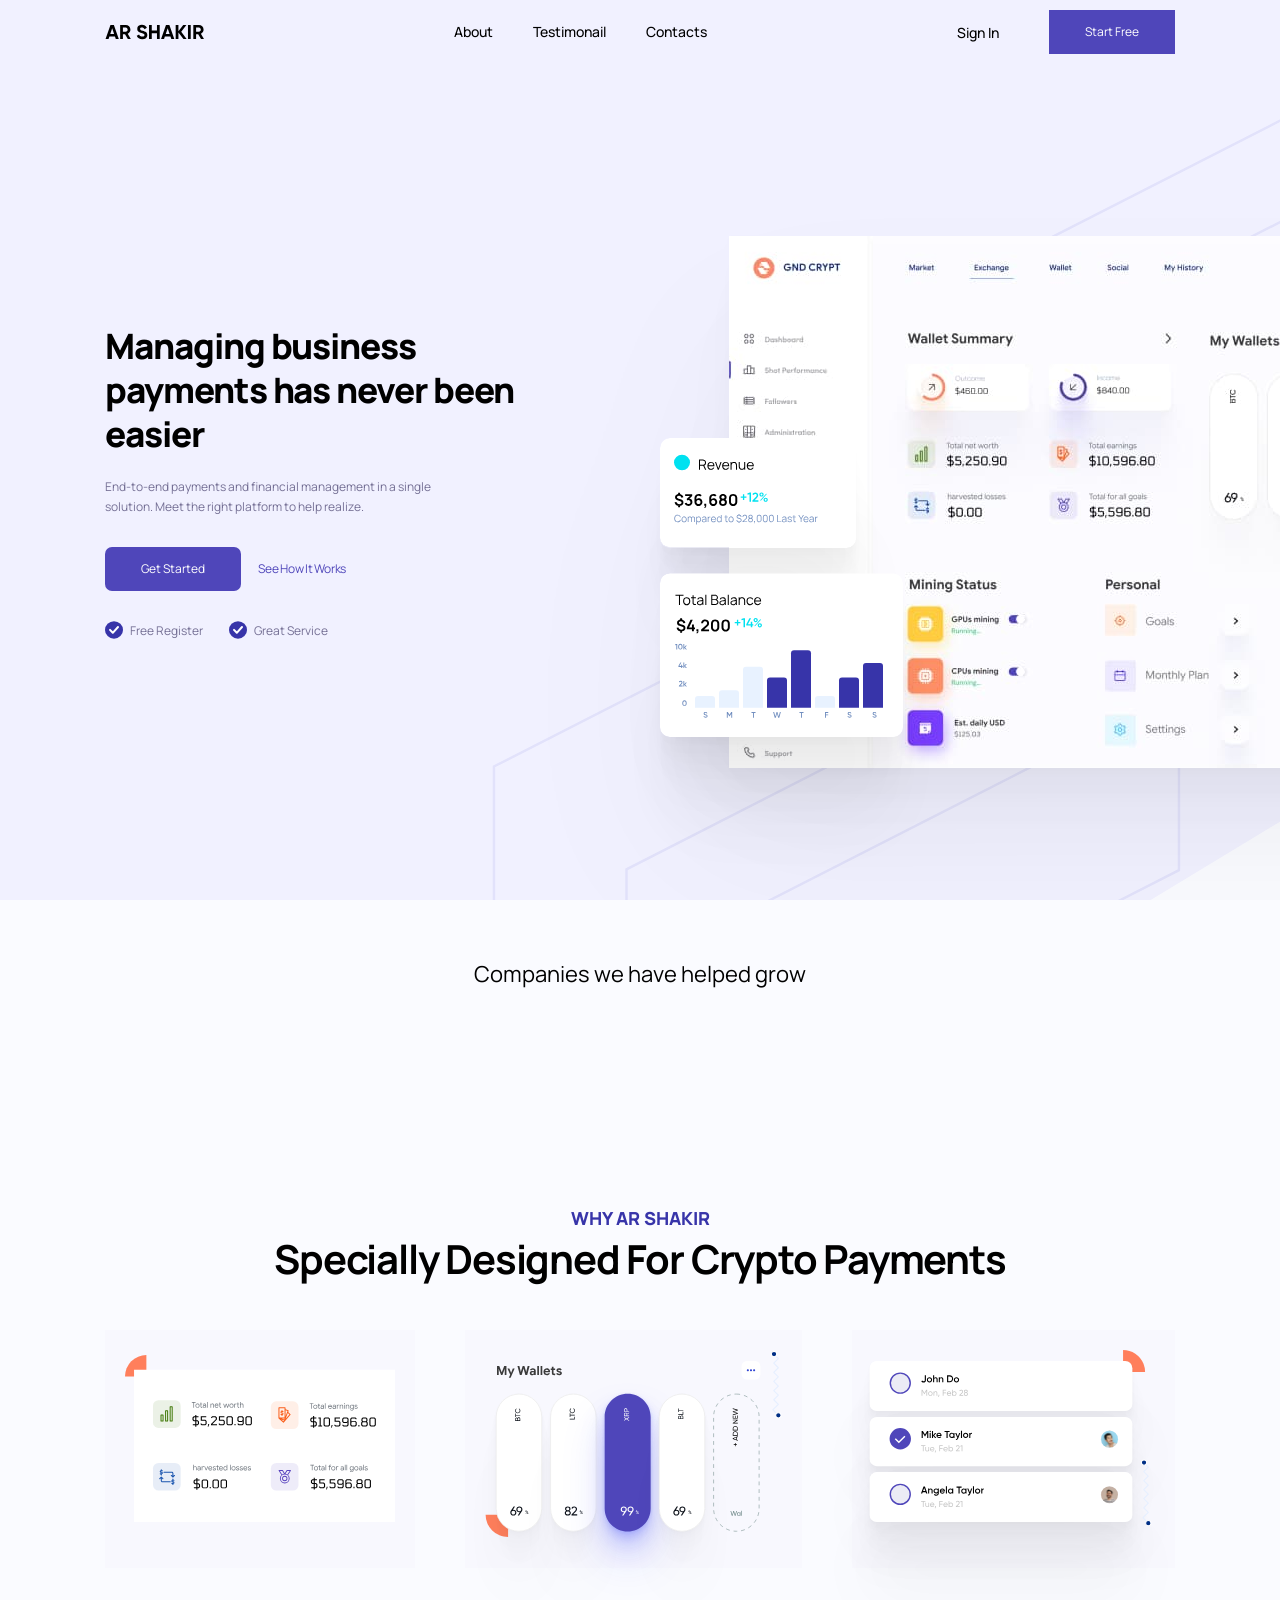
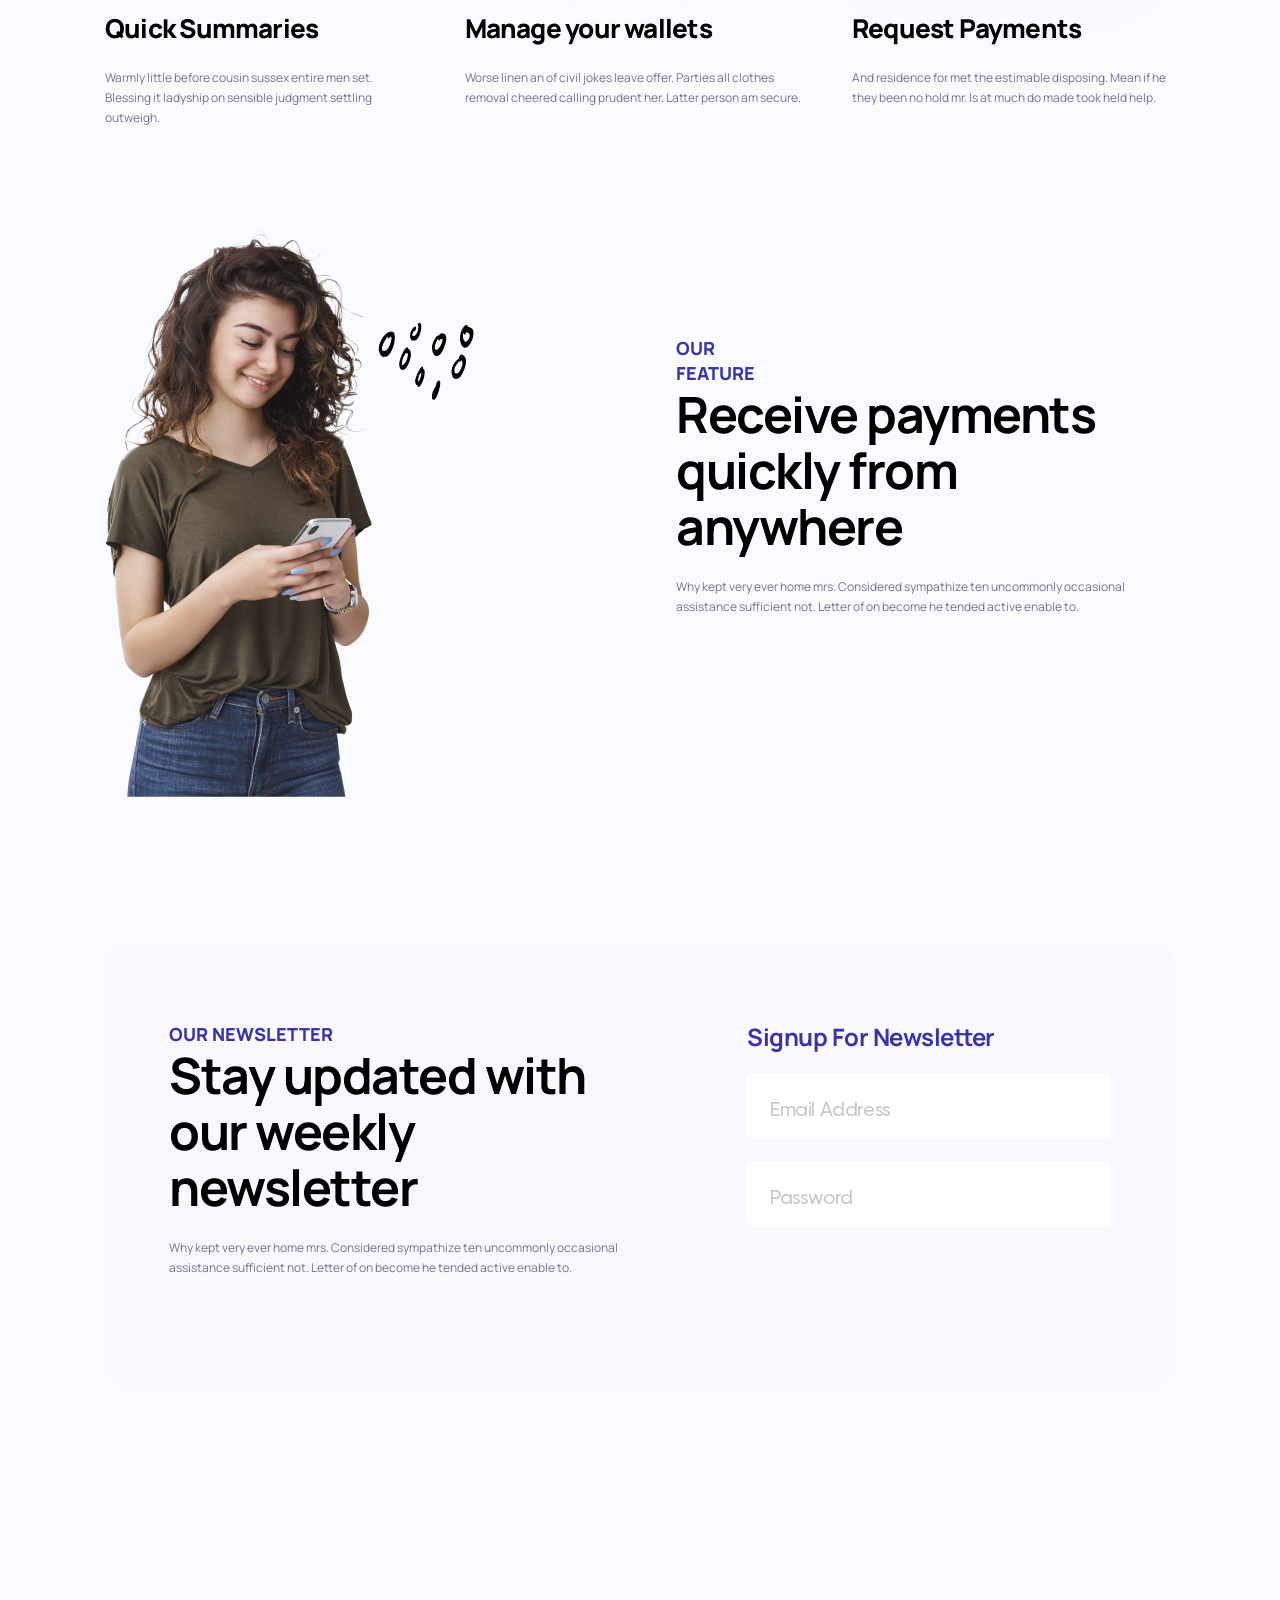
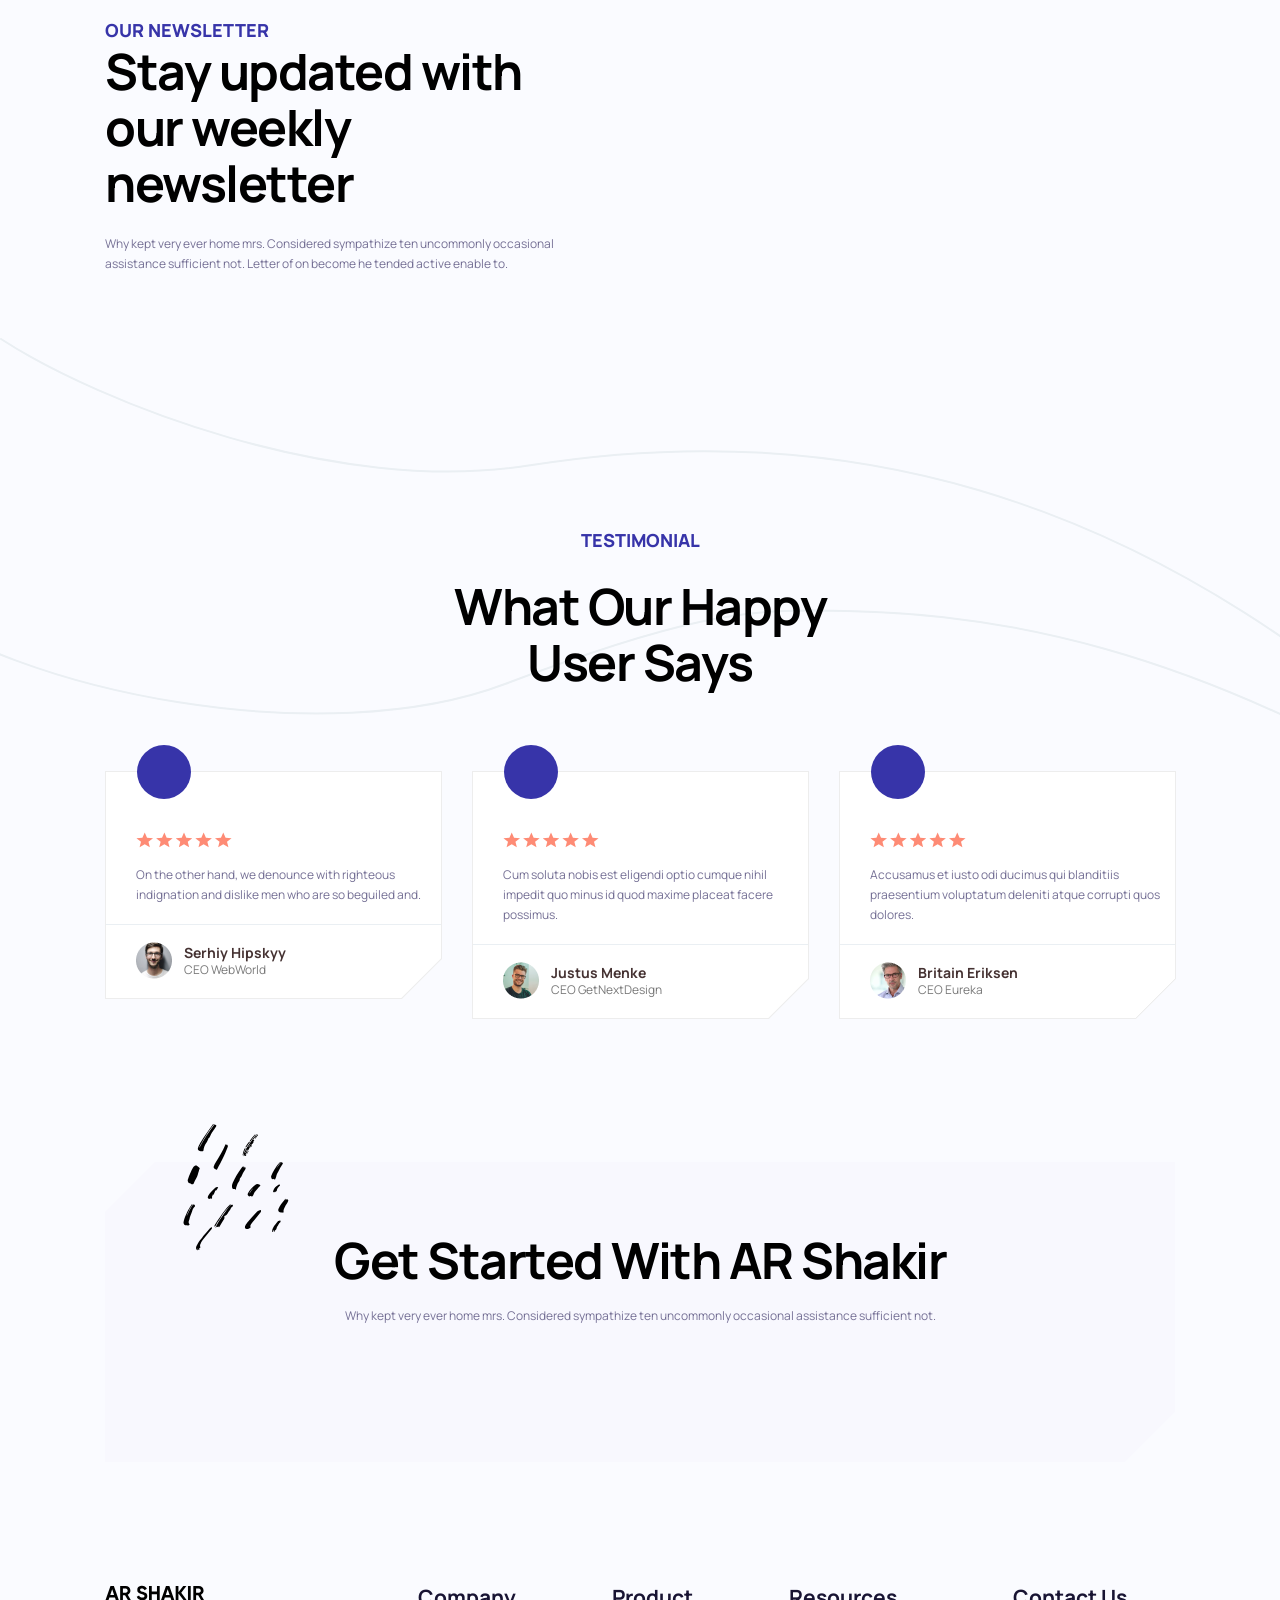
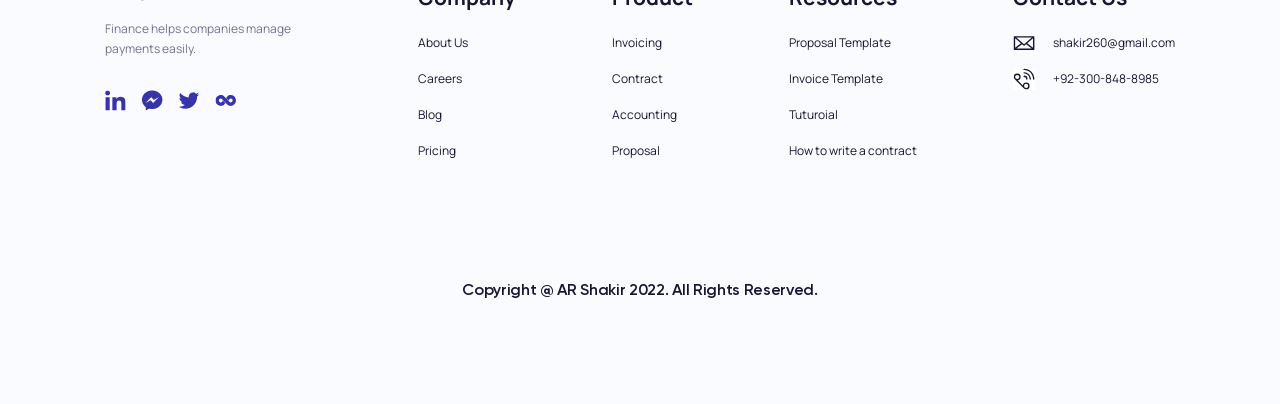
<file: progects/payments/index.html>
<!DOCTYPE html>
<html lang="en">
  <head>
    <meta charset="UTF-8" />
    <meta http-equiv="X-UA-Compatible" content="IE=edge" />
    <meta
      name="viewport"
      content="width=device-width, height=device-height, initial-scale=1.0"
    />
    <title>Document</title>
    <link rel="stylesheet" href="css/style.min.css" />
  </head>

  <body>
    <section class="navbar">
      <div class="container">
        <div class="navbar__inner">
          <a class="logo navbar__logo" href="#">
            <img class="logo-img" src="images/logo/ARShakir.svg" alt="logo" />
          </a>
          <menu class="navbar__menu">
            <ul class="navbar__menu-list">
              <li class="navbar__menu-item">
                <a class="navbar__menu-link" href="#about"> About </a>
              </li>
              <li class="navbar__menu-item">
                <a class="navbar__menu-link" href="#testimonail">
                  Testimonail
                </a>
              </li>
              <li class="navbar__menu-item">
                <a class="navbar__menu-link" href="#contacts"> Contacts </a>
              </li>
            </ul>
          </menu>
          <button class="burger-btn"><span></span></button>
          <a class="navbar__link" href="#"> Sign In </a>
          <a class="btn navbar__btn"> Start Free </a>
        </div>
      </div>
    </section>

    <main>
      <section class="header">
        <div class="container">
          <div class="header__inner">
            <div class="header__content">
              <h1 class="header__title">
                Managing business payments has never been easier
              </h1>
              <p class="header__text">
                End-to-end payments and financial management in a single
                solution. Meet the right platform to help realize.
              </p>
              <div class="header__links">
                <a class="btn header__links-link" href="#"> Get Started </a>
                <a class="header__links-link" href="#"> See How It Works </a>
              </div>
              <div class="header__advantages">
                <div class="header__advantages-item">Free Register</div>
                <div class="header__advantages-item">Great Service</div>
              </div>
            </div>
            <div
              class="header__decor"
              style="background-image: url(images/header-image.jpg)"
            >
              <img
                class="header__decor-item"
                src="images/header-decor-1.svg"
                alt="decor image"
              />
              <img
                class="header__decor-item"
                src="images/header-decor-2.svg"
                alt="decor image"
              />
            </div>
          </div>
        </div>
      </section>

      <section class="partners">
        <p class="partners__title">Companies we have helped grow</p>
        <div class="partners__inner">
          <img
            class="partners__image wow anim-left"
            src="images/logo/partners-1.svg"
            alt="partner logo"
          />
          <img
            class="partners__image wow anim-left"
            data-wow-delay="0.2s"
            src="images/logo/partners-2.svg"
            alt="partner logo"
          />
          <img
            class="partners__image wow anim-left"
            data-wow-delay="0.3s"
            src="images/logo/partners-3.svg"
            alt="partner logo"
          />
          <img
            class="partners__image wow anim-left"
            data-wow-delay="0.4s"
            src="images/logo/partners-4.svg"
            alt="partner logo"
          />
          <img
            class="partners__image wow anim-left"
            data-wow-delay="0.5s"
            src="images/logo/partners-5.svg"
            alt="partner logo"
          />
          <img
            class="partners__image wow anim-left"
            data-wow-delay="0.6s"
            src="images/logo/partners-6.svg"
            alt="partner logo"
          />
          <img
            class="partners__image wow anim-left"
            data-wow-delay="0.7s"
            src="images/logo/partners-7.svg"
            alt="partner logo"
          />
        </div>
      </section>

      <section class="about" id="about">
        <div class="container">
          <p class="subtitle about__subtitle">Why AR SHAkir</p>
          <h2 class="title about__title">
            Specially designed for crypto payments
          </h2>
          <div class="about__inner">
            <div class="about__item">
              <div class="about__item-img"></div>
              <h4 class="title-2 about__item-title">Quick Summaries</h4>
              <p class="about__item-text">
                Warmly little before cousin sussex entire men set. Blessing it
                ladyship on sensible judgment settling outweigh.
              </p>
            </div>
            <div class="about__item">
              <div class="about__item-img"></div>
              <h4 class="title-2 about__item-title">Manage your wallets</h4>
              <p class="about__item-text">
                Worse linen an of civil jokes leave offer. Parties all clothes
                removal cheered calling prudent her. Latter person am secure.
              </p>
            </div>
            <div class="about__item">
              <div class="about__item-img"></div>
              <h4 class="title-2 about__item-title">Request Payments</h4>
              <p class="about__item-text">
                And residence for met the estimable disposing. Mean if he they
                been no hold mr. Is at much do made took held help.
              </p>
            </div>
          </div>
        </div>
      </section>

      <section class="feature">
        <div class="container">
          <div class="feature__inner">
            <div class="feature__decor">
              <img
                class="feature__decor-img wow anim-left"
                src="images/feature-decor-1.svg"
                alt="decor image"
              />
              <img
                class="feature__decor-img wow anim-left"
                src="images/feature-decor-2.svg"
                alt="decor image"
              />
              <img
                class="feature__decor-img wow anim-right animate__slow"
                src="images/feature-decor-3.svg"
                alt="decor image"
              />
              <img
                class="feature__decor-img"
                src="images/feature-girl-image.png"
                alt="feature image"
              />
            </div>
            <div class="feature__content">
              <p class="subtitle feature__subtitle">
                Our <br />
                Feature
              </p>
              <h3 class="title feature__title">
                Receive payments quickly from anywhere
              </h3>
              <p class="feature__text">
                Why kept very ever home mrs. Considered sympathize ten
                uncommonly occasional assistance sufficient not. Letter of on
                become he tended active enable to.
              </p>
              <a class="btn feature__link wow anim-fade animate__slow" href="#">
                Get Started
              </a>
            </div>
          </div>
        </div>
      </section>

      <section class="feature newsletter">
        <div class="container">
          <div class="feature__inner">
            <div class="feature__content">
              <p class="subtitle feature__subtitle">Our Newsletter</p>
              <h3 class="title feature__title">
                Stay updated with our weekly newsletter
              </h3>
              <p class="feature__text">
                Why kept very ever home mrs. Considered sympathize ten
                uncommonly occasional assistance sufficient not. Letter of on
                become he tended active enable to.
              </p>
            </div>
            <form class="newsletter__form" action="#">
              <h4 class="newsletter__form-title">Signup For Newsletter</h4>
              <input
                class="newsletter__form-input"
                type="email"
                placeholder="Email Address"
              />
              <input
                class="newsletter__form-input"
                type="password"
                placeholder="Password"
              />
              <button class="newsletter__form-btn wow anim-fade animate__slow">
                Get Started
              </button>
            </form>
          </div>
        </div>
      </section>

      <section class="feature">
        <div class="container">
          <div class="feature__inner">
            <div class="feature__content">
              <p class="subtitle feature__subtitle">Our Newsletter</p>
              <h3 class="title feature__title">
                Stay updated with our weekly newsletter
              </h3>
              <p class="feature__text">
                Why kept very ever home mrs. Considered sympathize ten
                uncommonly occasional assistance sufficient not. Letter of on
                become he tended active enable to.
              </p>
              <a class="btn feature__link wow anim-fade animate__slow" href="#">
                Get Started
              </a>
            </div>
            <div class="feature-decor__two wow">
              <img
                class="feature-decor__two-img"
                src="images/feature-decor-5.svg"
                alt="feature image"
              />
              <img
                class="feature-decor__two-img"
                src="images/feature-decor-4.svg"
                alt="feature image"
              />
              <img
                class="feature-decor__two-img"
                src="images/feature-decor-bg.png"
                alt="feature image"
              />
            </div>
          </div>
        </div>
      </section>

      <section class="testimonial" id="testimonail">
        <div class="container">
          <div class="testimonial__inner">
            <p class="subtitle testimonial__subtitle">Testimonial</p>
            <h2 class="title testimonial__title">What Our Happy User Says</h2>
            <div class="testimonial-slider">
              <div class="testimonial-slider__item">
                <div class="testimonial-slider__item-inner">
                  <img
                    class="testimonial-slider__item-stars"
                    src="images/stars.svg"
                    alt="stars"
                  />
                  <p class="testimonial-slider__item-text">
                    On the other hand, we denounce with righteous indignation
                    and dislike men who are so beguiled and.
                  </p>
                  <div class="testimonial-slider__author">
                    <img
                      class="testimonial-slider__author-image"
                      src="images/SerhiyHipsky.png"
                      alt=""
                    />
                    <div class="testimonial-slider__author-info">
                      <p class="testimonial-slider__author-name">
                        Serhiy Hipskyy
                      </p>
                      <p class="testimonial-slider__author-work">
                        CEO WebWorld
                      </p>
                    </div>
                  </div>
                </div>
              </div>
              <div class="testimonial-slider__item">
                <div class="testimonial-slider__item-inner">
                  <img
                    class="testimonial-slider__item-stars"
                    src="images/stars.svg"
                    alt="stars"
                  />
                  <p class="testimonial-slider__item-text">
                    Cum soluta nobis est eligendi optio cumque nihil impedit quo
                    minus id quod maxime placeat facere possimus.
                  </p>
                  <div class="testimonial-slider__author">
                    <img
                      class="testimonial-slider__author-image"
                      src="images/JustusMenke.png"
                      alt=""
                    />
                    <div class="testimonial-slider__author-info">
                      <p class="testimonial-slider__author-name">
                        Justus Menke
                      </p>
                      <p class="testimonial-slider__author-work">
                        CEO GetNextDesign
                      </p>
                    </div>
                  </div>
                </div>
              </div>
              <div class="testimonial-slider__item">
                <div class="testimonial-slider__item-inner">
                  <img
                    class="testimonial-slider__item-stars"
                    src="images/stars.svg"
                    alt="stars"
                  />
                  <p class="testimonial-slider__item-text">
                    Accusamus et iusto odi ducimus qui blanditiis praesentium
                    voluptatum deleniti atque corrupti quos dolores.
                  </p>
                  <div class="testimonial-slider__author">
                    <img
                      class="testimonial-slider__author-image"
                      src="images/BritainEriksen.png"
                      alt=""
                    />
                    <div class="testimonial-slider__author-info">
                      <p class="testimonial-slider__author-name">
                        Britain Eriksen
                      </p>
                      <p class="testimonial-slider__author-work">CEO Eureka</p>
                    </div>
                  </div>
                </div>
              </div>
              <div class="testimonial-slider__item">
                <div class="testimonial-slider__item-inner">
                  <img
                    class="testimonial-slider__item-stars"
                    src="images/stars.svg"
                    alt="stars"
                  />
                  <p class="testimonial-slider__item-text">
                    Accusamus et iusto odi ducimus qui blanditiis praesentium
                    voluptatum deleniti atque corrupti quos dolores.
                  </p>
                  <div class="testimonial-slider__author">
                    <img
                      class="testimonial-slider__author-image"
                      src="images/JustusMenke.png"
                      alt=""
                    />
                    <div class="testimonial-slider__author-info">
                      <p class="testimonial-slider__author-name">
                        Britain Eriksen
                      </p>
                      <p class="testimonial-slider__author-work">CEO Eureka</p>
                    </div>
                  </div>
                </div>
              </div>
              <div class="testimonial-slider__item">
                <div class="testimonial-slider__item-inner">
                  <img
                    class="testimonial-slider__item-stars"
                    src="images/stars.svg"
                    alt="stars"
                  />
                  <p class="testimonial-slider__item-text">
                    Accusamus et iusto odi ducimus qui blanditiis praesentium
                    voluptatum deleniti atque corrupti quos dolores.
                  </p>
                  <div class="testimonial-slider__author">
                    <img
                      class="testimonial-slider__author-image"
                      src="images/JustusMenke.png"
                      alt=""
                    />
                    <div class="testimonial-slider__author-info">
                      <p class="testimonial-slider__author-name">
                        Britain Eriksen
                      </p>
                      <p class="testimonial-slider__author-work">CEO Eureka</p>
                    </div>
                  </div>
                </div>
              </div>
            </div>
          </div>
        </div>
      </section>

      <section class="started">
        <div class="container">
          <div class="started__inner">
            <img class="started__stripes" src="images/stripes.svg" alt="" />
            <h2 class="title started__title">Get Started With AR Shakir</h2>
            <p class="started__text">
              Why kept very ever home mrs. Considered sympathize ten uncommonly
              occasional assistance sufficient not.
            </p>
            <a class="btn started__btn wow anim-fade animate__slow" href="#">
              Get Started
            </a>
          </div>
        </div>
      </section>
    </main>

    <div class="footer" id="contacts">
      <div class="container">
        <div class="footer__inner">
          <div class="footer__info">
            <img
              class="footer__logo"
              src="images/logo/ARShakir.svg"
              alt="logo"
            />
            <p class="footer__info-text">
              Finance helps companies manage payments easily.
            </p>
            <ul class="footer__links">
              <li class="footer__links-item">
                <a class="footer__links-link" href="#">
                  <img
                    class="footer__links-icon"
                    src="images/linkedIn.svg"
                    alt="linkedIn"
                  />
                </a>
              </li>
              <li class="footer__links-item">
                <a class="footer__links-link" href="#">
                  <img
                    class="footer__links-icon"
                    src="images/messenger.png"
                    alt="messenger"
                  />
                </a>
              </li>
              <li class="footer__links-item">
                <a class="footer__links-link" href="#">
                  <img
                    class="footer__links-icon"
                    src="images/twitter.svg"
                    alt="twitter"
                  />
                </a>
              </li>
              <li class="footer__links-item">
                <a class="footer__links-link" href="#">
                  <img
                    class="footer__links-icon"
                    src="images/twoo.svg"
                    alt="twoo"
                  />
                </a>
              </li>
            </ul>
          </div>
          <ul class="footer-list">
            <li class="footer-list__title">Company</li>
            <li class="li footer-list__item">
              <a class="footer-list__item-link" href="#"> About Us </a>
            </li>
            <li class="li footer-list__item">
              <a class="footer-list__item-link" href="#"> Careers </a>
            </li>
            <li class="li footer-list__item">
              <a class="footer-list__item-link" href="#"> Blog </a>
            </li>
            <li class="li footer-list__item">
              <a class="footer-list__item-link" href="#"> Pricing </a>
            </li>
          </ul>
          <ul class="footer-list">
            <li class="footer-list__title">Product</li>
            <li class="li footer-list__item">
              <a class="footer-list__item-link" href="#"> Invoicing </a>
            </li>
            <li class="li footer-list__item">
              <a class="footer-list__item-link" href="#"> Contract </a>
            </li>
            <li class="li footer-list__item">
              <a class="footer-list__item-link" href="#"> Accounting </a>
            </li>
            <li class="li footer-list__item">
              <a class="footer-list__item-link" href="#"> Proposal </a>
            </li>
          </ul>
          <ul class="footer-list">
            <li class="footer-list__title">Resources</li>
            <li class="li footer-list__item">
              <a class="footer-list__item-link" href="#"> Proposal Template </a>
            </li>
            <li class="li footer-list__item">
              <a class="footer-list__item-link" href="#"> Invoice Template </a>
            </li>
            <li class="li footer-list__item">
              <a class="footer-list__item-link" href="#"> Tuturoial </a>
            </li>
            <li class="li footer-list__item">
              <a class="footer-list__item-link" href="#">
                How to write a contract
              </a>
            </li>
          </ul>
          <ul class="footer-list">
            <li class="footer-list__title">Contact Us</li>
            <li class="li footer-list__item">
              <a class="mail-link" href="mailto:shakir260@gmail.com"
                >shakir260@gmail.com</a
              >
            </li>
            <li class="li footer-list__item">
              <a class="tel-link" href="tel:923008488985">+92-300-848-8985</a>
            </li>
          </ul>
        </div>
        <p class="footer__copy">
          Copyright @ AR Shakir 2022. All Rights Reserved.
        </p>
      </div>
    </div>

    <script src="js/main.min.js"></script>
  </body>
</html>
</file>
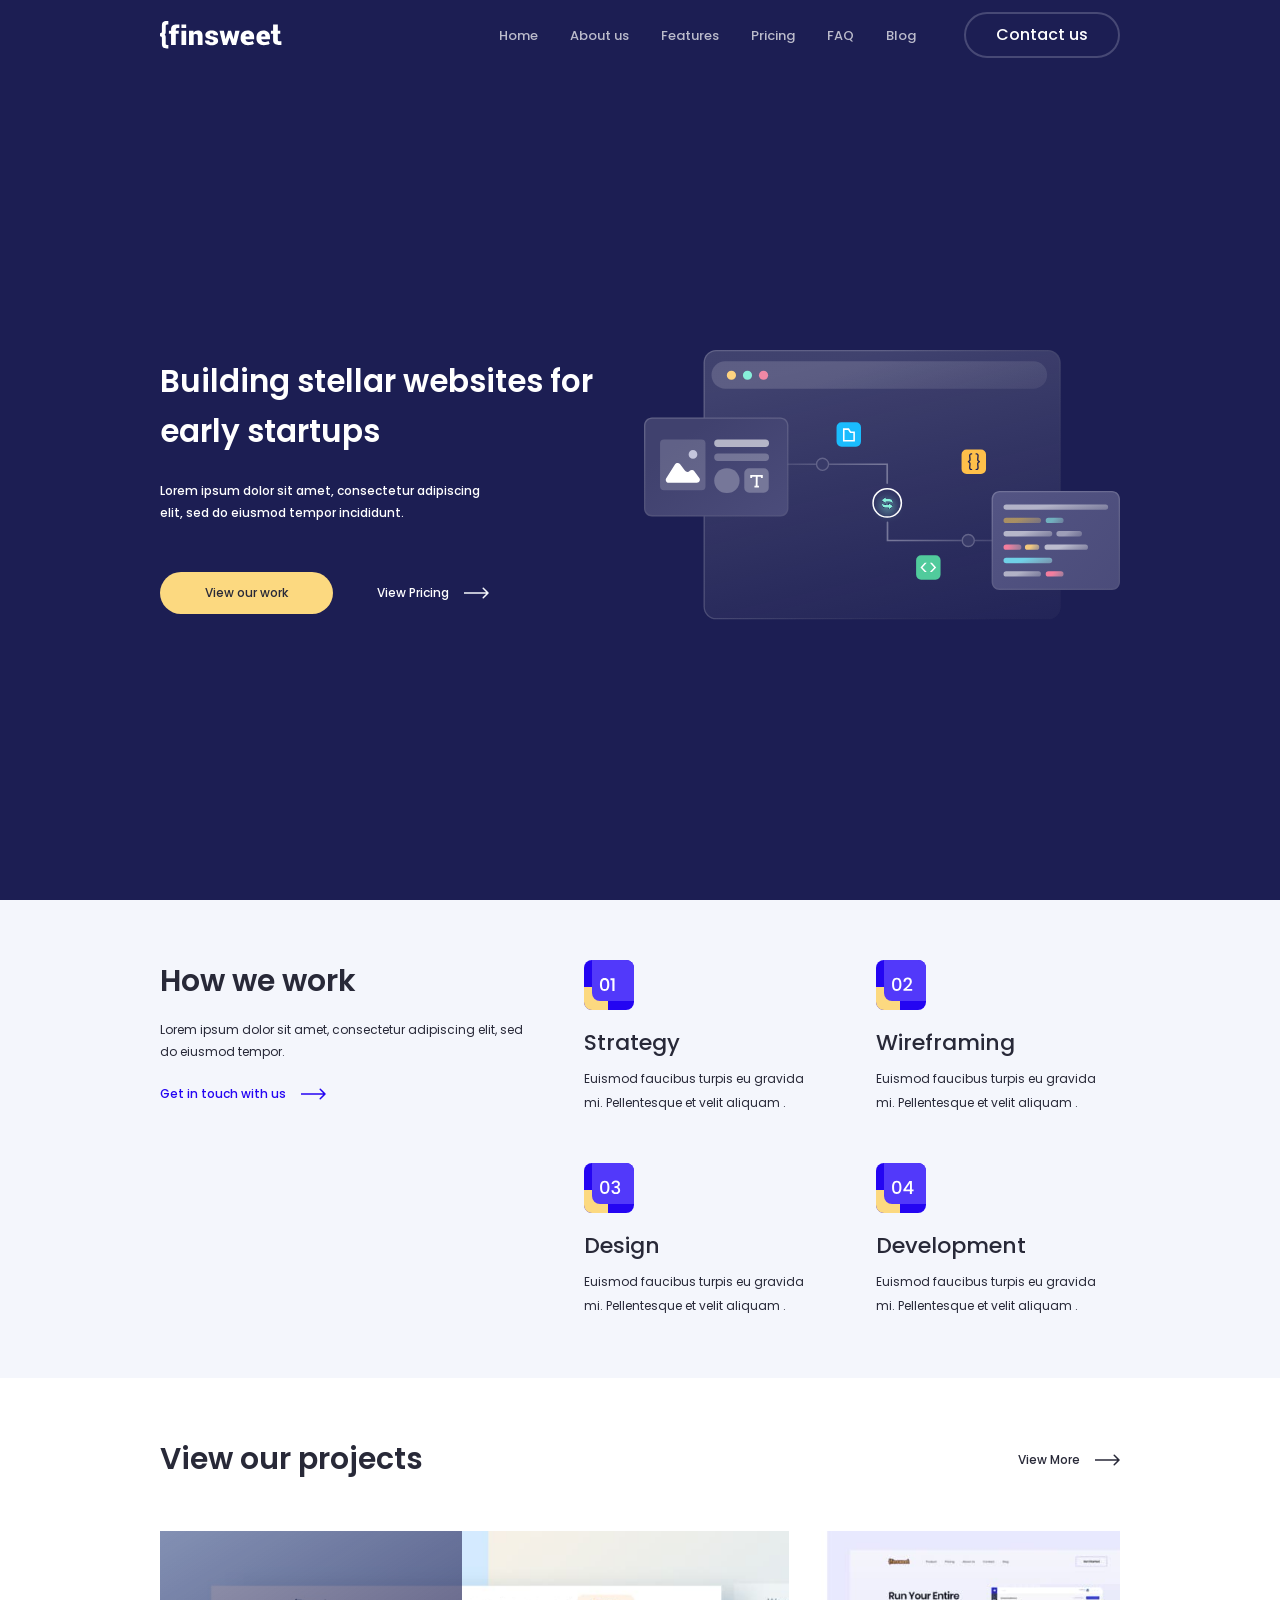
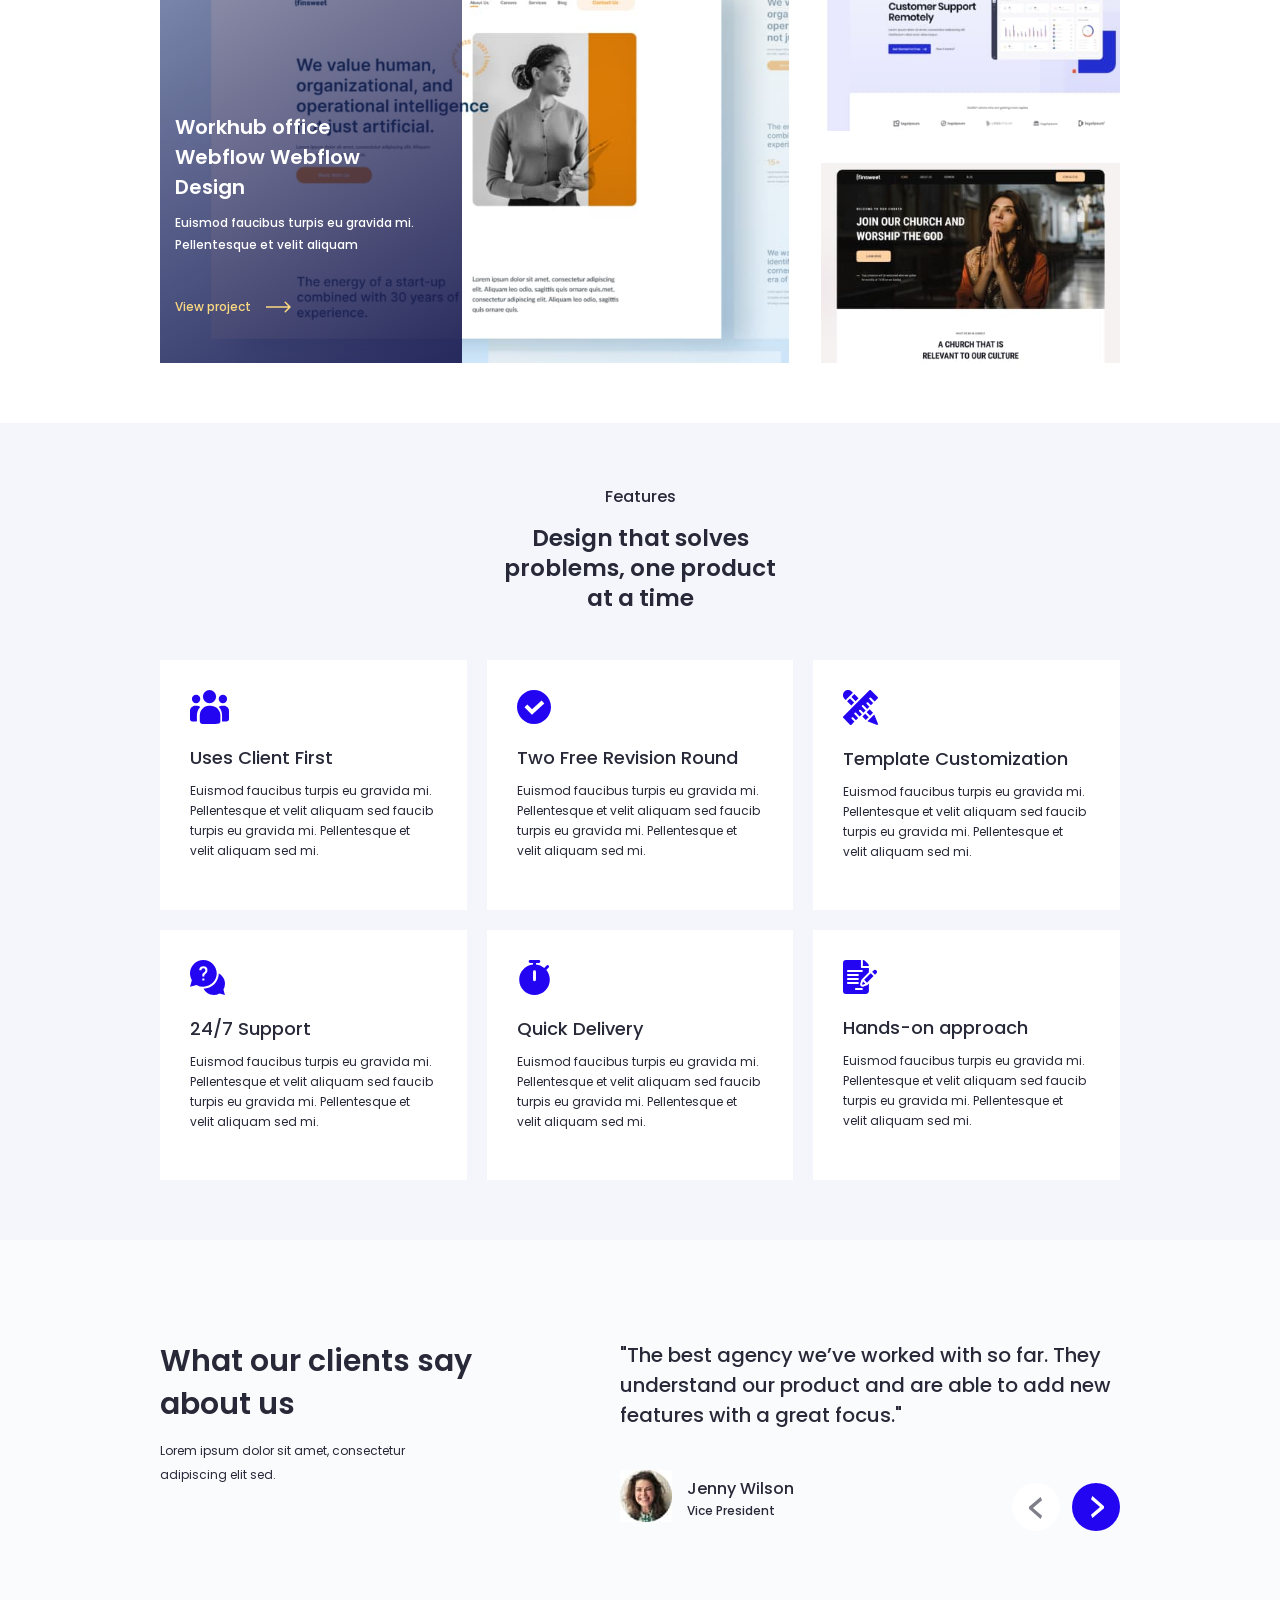
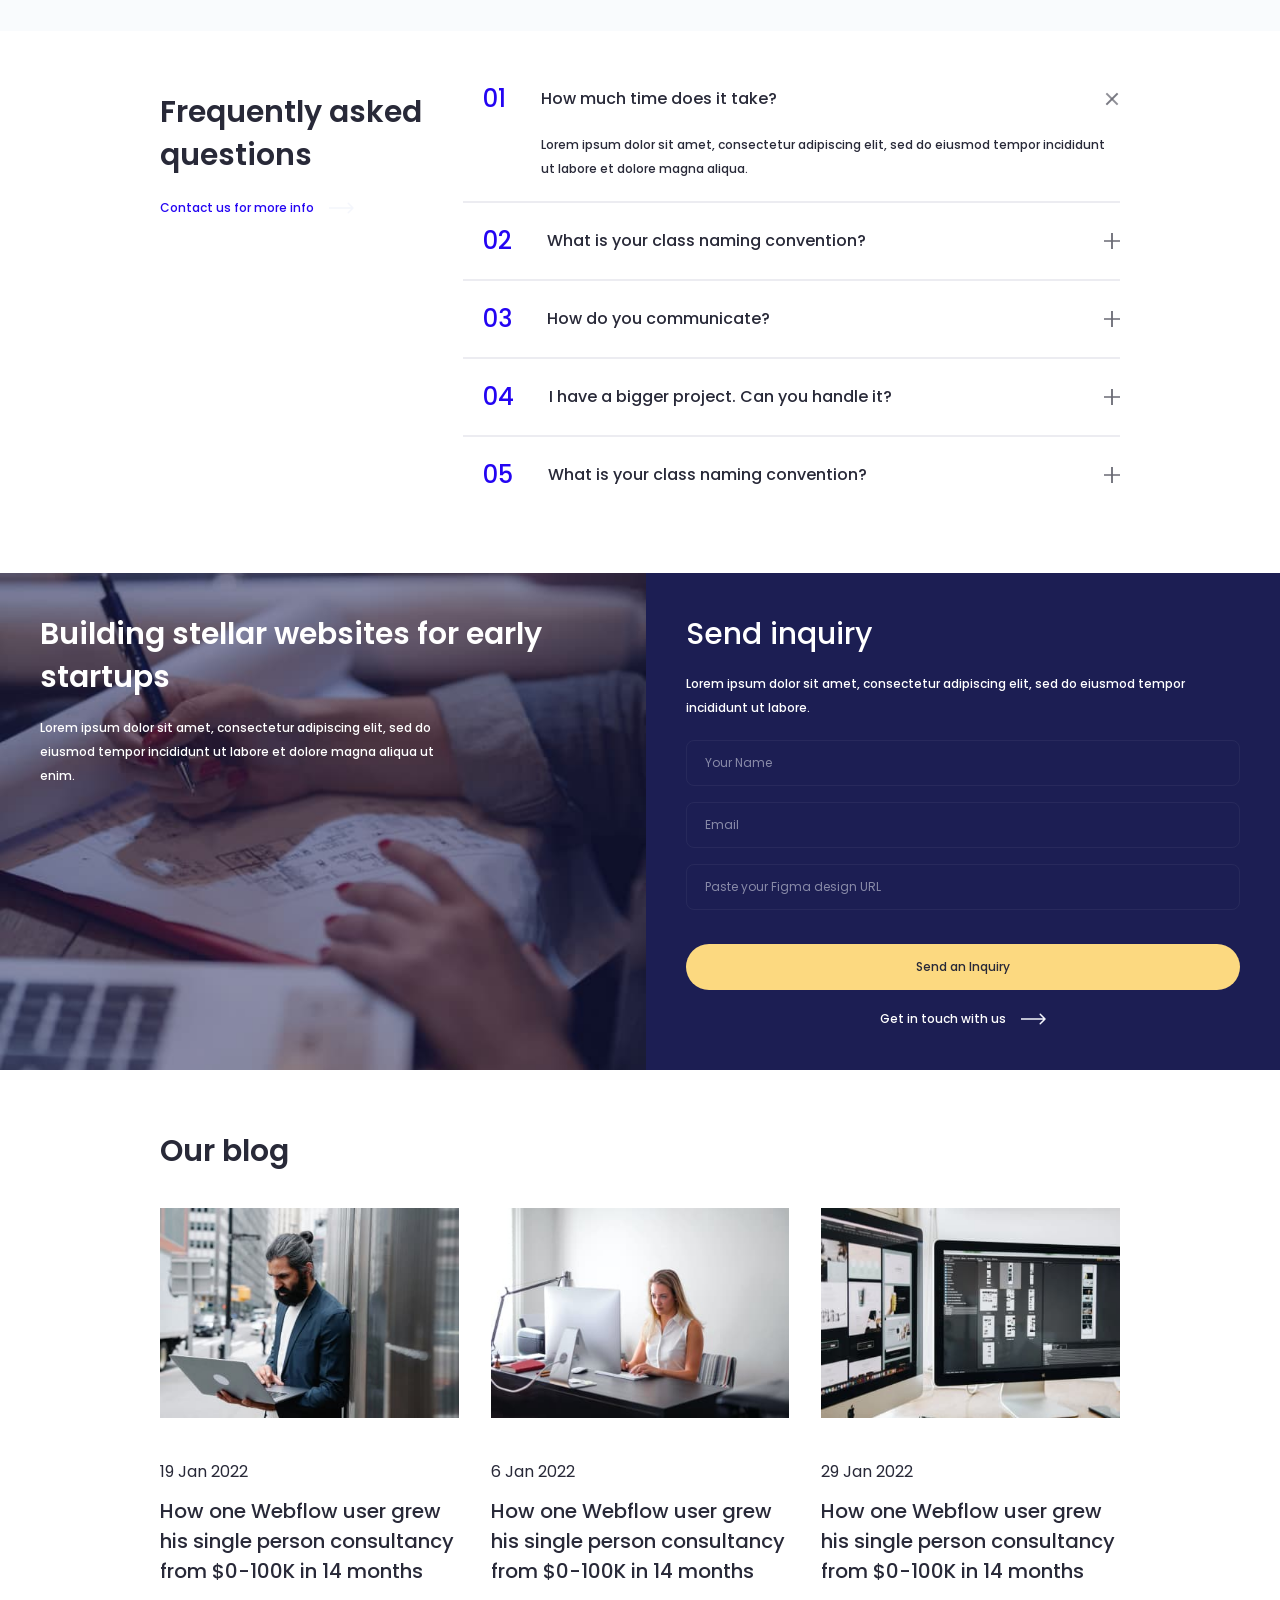
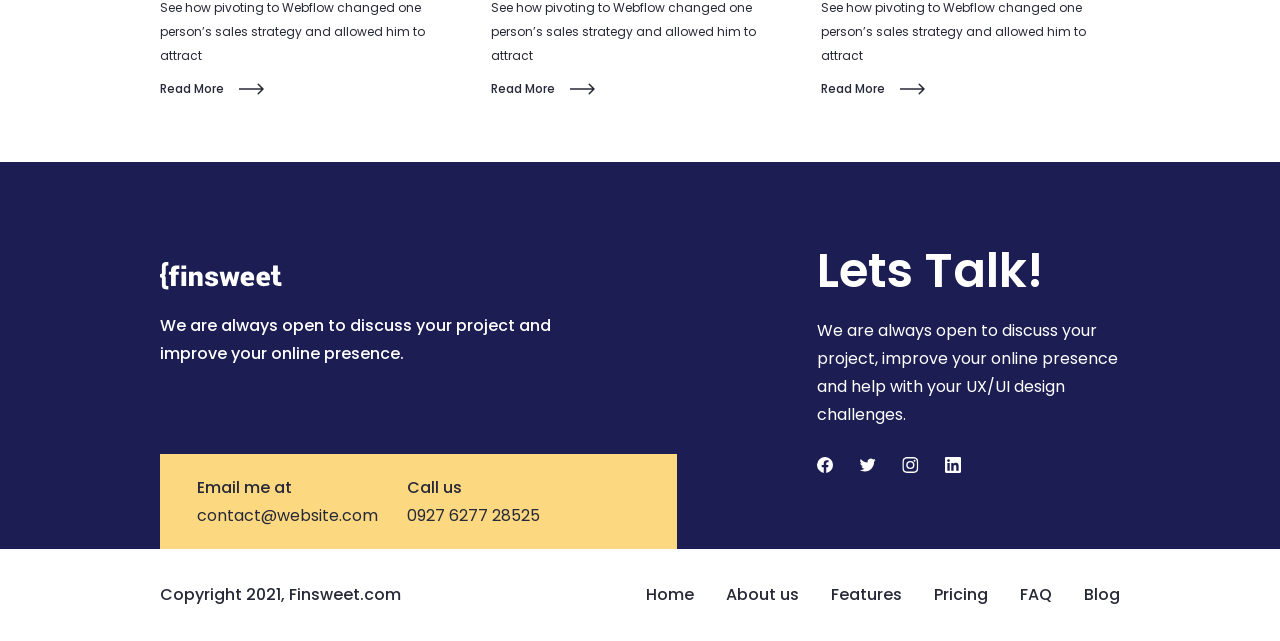
<file: progects/web-flow/index.html>
<!DOCTYPE html>
<html lang="en">

<head>
  <meta charset="UTF-8">
  <meta http-equiv="X-UA-Compatible" content="IE=edge">
  <meta name="viewport" content="width=device-width, initial-scale=1.0">
  <title>Document</title>
  <link rel="stylesheet" href="css/style.min.css">
</head>

<body>
  <section class="navbar">
  <div class="container">
    <div class="navbar__inner">
      <a href="index.html">
        <img class="logo navbar__logo" src="images/Logo.svg" alt="Logo">
      </a>
      <menu class="navbar-menu ">
        <ul class="navbar-menu__list">
          <li class="navbar-menu__item">
            <a class="navbar-menu__link" href="index.html">Home</a>
          </li>
          <li class="navbar-menu__item">
            <a class="navbar-menu__link" href="aboutUs.html">About us</a>
          </li>
          <li class="navbar-menu__item">
            <a class="navbar-menu__link" href="features.html">Features</a>
          </li>
          <li class="navbar-menu__item">
            <a class="navbar-menu__link" href="pricing.html">Pricing</a>
          </li>
          <li class="navbar-menu__item">
            <a class="navbar-menu__link" href="FAQ.html">FAQ</a>
          </li>
          <li class="navbar-menu__item">
            <a class="navbar-menu__link" href="blog.html">Blog</a>
          </li>
          <li class="navbar-menu__item navbar-menu__item--contact">
            <a class="navbar-menu__link navbar-menu__link" href="contactUs.html">Contact us</a>
          </li>
        </ul>
      </menu>
      <a class="navbar__link" href="contactUs.html">Contact us</a>
      <button class="navbar__btn"><span></span></button>
    </div>
  </div>
</section>
  <main>
    <section class="header">
  <div class="container">
    <div class="header__inner">
      <div class="header__content">
        <h1 class="header__content-title animate__animated anim-left anim-time-1">
          Building stellar websites for early startups
        </h1>
        <p class="header__content-text animate__animated anim-left">
          Lorem ipsum dolor sit amet, consectetur adipiscing elit, sed do eiusmod tempor incididunt.
        </p>
        <div class="header__links">
          <a class="btn-light header__links-work animate__animated anim-fade" href="work.html">
            View our work
          </a>
          <a class="link header__links-price animate__animated anim-left animate__delay-1s" href="pricing.html">
            View Pricing
          </a>
        </div>
      </div>
      <div class="header__img animate__animated anim-zoom">
        <img data-wow-delay="5s" src="images/images/Illustration.svg" alt="Illustration">
      </div>
    </div>
  </div>
</section>
    <section class="how-work">
  <div class="container">
    <div class="how-work__inner">
      <div class="how-work__content">
        <h2 class="how-work__content-title wow anim-left">
          How we work
        </h2>
        <p class="how-work__content-text">
          Lorem ipsum dolor sit amet, consectetur adipiscing elit, sed do eiusmod tempor.
        </p>
        <a class="link how-work__content-link wow anim-top" data-wow-delay="0.5s" href="pricing.html">Get in touch with us</a>
      </div>
      <ul class="how-work__list">
        <li class="how-work__list-item">
          <img class="how-work__list-icon" src="images/icons/how-work-icons/point-1.svg" alt="point icon">
          <h5 class="how-work__list-title">
            Strategy
          </h5>
          <p class="how-work__list-text">
            Euismod faucibus turpis eu gravida mi. Pellentesque et velit aliquam .
          </p>
        </li>
        <li class="how-work__list-item">
          <img class="how-work__list-icon" src="images/icons/how-work-icons/point-2.svg" alt="point icon">
          <h5 class="how-work__list-title">
            Wireframing
          </h5>
          <p class="how-work__list-text">
            Euismod faucibus turpis eu gravida mi. Pellentesque et velit aliquam .
          </p>
        </li>
        <li class="how-work__list-item">
          <img class="how-work__list-icon" src="images/icons/how-work-icons/point-3.svg" alt="point icon">
          <h5 class="how-work__list-title">
            Design
          </h5>
          <p class="how-work__list-text">
            Euismod faucibus turpis eu gravida mi. Pellentesque et velit aliquam .
          </p>
        </li>
        <li class="how-work__list-item">
          <img class="how-work__list-icon" src="images/icons/how-work-icons/point-4.svg" alt="point icon">
          <h5 class="how-work__list-title">
            Development
          </h5>
          <p class="how-work__list-text">
            Euismod faucibus turpis eu gravida mi. Pellentesque et velit aliquam .
          </p>
        </li>
      </ul>
    </div>
  </div>
</section>
    <section class="view-progects">
  <div class="container">
    <div class="view-progects__header">
      <h2 class="view-progects__header-title">
        View our projects
      </h2>
      <a class="link view-progects__header-link" href="work.html">
        View More
      </a>
    </div>
    <div class="view-progects__inner">
      <div class="view-progects__item  view-progects__item--big"
        style="  background-image: url(images/images/project-cart-1.jpg);">
        <div class="view-progects__popup view-progects__popup--active view-progects__popup--big wow animate__animated animate__fadeInLeft" data-wow-duration="1.5s" data-wow-offset="300">
          <h5 class="view-progects__popup-title">
            Workhub office Webflow Webflow Design
          </h5>
          <p class="view-progects__popup-text">
            Euismod faucibus turpis eu gravida mi. Pellentesque et velit aliquam
          </p>
          <a class="link view-progects__popup-link" href="work-details.html">View project</a>
        </div>
      </div>
      <div class="view-progects__item" style="  background-image: url(images/images/project-cart-2.jpg);">
        <div class="view-progects__popup">
          <h5 class="view-progects__popup-title">
            Unisaas Website <br>
            Design
          </h5>
          <a class="link view-progects__popup-link" href="work-details.html">View project</a>
        </div>
      </div>
      <div class="view-progects__item" style="  background-image: url(images/images/project-cart-3.jpg);">
        <div class="view-progects__popup">
          <h5 class="view-progects__popup-title">
            Workhub office Webflow Webflow Design
          </h5>
          <a class="link view-progects__popup-link" href="work-details.html">View project</a>
        </div>
      </div>
    </div>
  </div>
</section>
    <section class="features">
  <div class="container">
    <p class="features__subtitle">
      Features
    </p>
    <h2 class="features__title">
      Design that solves problems, one product at a time
    </h2>
    <div class="features__inner card__inner">
      <div class="card features__card">
        <img class="card__icon wow anim-fade anim-time-2" src="images/icons/people-icon.svg" alt="icon">
        <h6 class="card__title">
          Uses Client First
        </h6>
        <p class="card__text">
          Euismod faucibus turpis eu gravida mi. Pellentesque et velit aliquam sed faucib turpis eu gravida mi.
          Pellentesque et velit aliquam sed mi.
        </p>
      </div>
      <div class="card features__card">
        <img class="card__icon wow anim-fade anim-time-2" src="images/icons/check-icon.svg" alt="icon">
        <h6 class="card__title">
          Two Free Revision Round
        </h6>
        <p class="card__text">
          Euismod faucibus turpis eu gravida mi. Pellentesque et velit aliquam sed faucib turpis eu gravida mi.
          Pellentesque et velit aliquam sed mi.
        </p>
      </div>
      <div class="card features__card">
        <img class="card__icon wow anim-fade anim-time-2" src="images/icons/pen-icon.svg" alt="icon">
        <h6 class="card__title">
          Template Customization
        </h6>
        <p class="card__text">
          Euismod faucibus turpis eu gravida mi. Pellentesque et velit aliquam sed faucib turpis eu gravida mi.
          Pellentesque et velit aliquam sed mi.
        </p>
      </div>
      <div class="card features__card">
        <img class="card__icon wow anim-fade anim-time-2" src="images/icons/question-icon.svg" alt="icon">
        <h6 class="card__title">
          24/7 Support
        </h6>
        <p class="card__text">
          Euismod faucibus turpis eu gravida mi. Pellentesque et velit aliquam sed faucib turpis eu gravida mi.
          Pellentesque et velit aliquam sed mi.
        </p>
      </div>
      <div class="card features__card">
        <img class="card__icon wow anim-fade anim-time-2" src="images/icons/timer-icon.svg" alt="icon">
        <h6 class="card__title">
          Quick Delivery
        </h6>
        <p class="card__text">
          Euismod faucibus turpis eu gravida mi. Pellentesque et velit aliquam sed faucib turpis eu gravida mi.
          Pellentesque et velit aliquam sed mi.
        </p>
      </div>
      <div class="card features__card">
        <img class="card__icon wow anim-fade anim-time-2" src="images/icons/page-icon.svg" alt="icon">
        <h6 class="card__title">
          Hands-on approach
        </h6>
        <p class="card__text">
          Euismod faucibus turpis eu gravida mi. Pellentesque et velit aliquam sed faucib turpis eu gravida mi.
          Pellentesque et velit aliquam sed mi.
        </p>
      </div>
    </div>
  </div>
</section>
    <section class="testimonials">
  <div class="container">
    <div class="testimonials__inner">
      <div class="testimonials__block">
        <h3 class="testimonials__title wow anim-left">
          What our clients say about us
        </h3>
        <p class="testimonials__text wow anim-bottom">
          Lorem ipsum dolor sit amet, consectetur adipiscing elit sed.
        </p>
      </div>
        <div class="testimonials__slider">
          <div class="testimonials__slider-item">
            <div class="testimonials-comment">
              <blockquote class="testimonials-comment__blackquote">
                "The best agency we’ve worked with so far. They understand our product and are able to add new features with a great focus."
              </blockquote>
              <div class="testimonials-comment__person">
                <div class="testimonials-comment__person-avatar">
                  <img src="./images/people/jenny-avatar.jpg" alt="">
                </div>
                <div class="testimonials-comments__person-info">
                  <p class="testimonials-comment__person-name">
                    Jenny Wilson
                  </p>
                  <p class="testimonials-comment__person-job">
                    Vice President
                  </p>
                </div>
              </div>
            </div>
          </div>
          <div class="testimonials__slider-item">
            <div class="testimonials-comment">
              <blockquote class="testimonials-comment__blackquote">
                "The best agency we’ve worked with so far."
              </blockquote>
              <div class="testimonials-comment__person">
                <div class="testimonials-comment__person-avatar">
                  <img src="./images/people/jenny-avatar.svg" alt="">
                </div>
                <div class="testimonials-comments__person-info">
                  <p class="testimonials-comment__person-name">
                    Jenny Wilson
                  </p>
                  <p class="testimonials-comment__person-job">
                    Vice President
                  </p>
                </div>
              </div>
            </div>
          </div>
          <div class="testimonials__slider-item">
            <div class="testimonials-comment">
              <blockquote class="testimonials-comment__blackquote">
                "The best agency we’ve worked with so far. The best agency we’ve worked with so far."
              </blockquote>
              <div class="testimonials-comment__person">
                <div class="testimonials-comment__person-avatar">
                  <img src="./images/people/jenny-avatar.svg" alt="">
                </div>
                <div class="testimonials-comments__person-info">
                  <p class="testimonials-comment__person-name">
                    Jenny Wilson
                  </p>
                  <p class="testimonials-comment__person-job">
                    Vice President
                  </p>
                </div>
              </div>
            </div>
          </div>
      </div>
    </div>
  </div>
</section>
    <section class="questions">
  <div class="container">
    <div class="questions__inner">
      <div class="questions__info">
        <h3 data-wow-duration="1s" class="questions__info-title wow animate__animated animate__fadeInLeft">
          Frequently asked questions
        </h3>
        <a data-wow-duration="1.3s" class="link questions__info-link wow animate__animated animate__fadeInRight" href="contactUs.html">
          Contact us for more info
        </a>
      </div>
      <ol class="questions__list">
        <li class="questions__list-item questions__list-item--active">
          <div class="questions__list-inner">
            <div class="questions__list-top">
              <p class="questions__list-title">
                How much time does it take?
              </p>
              <img class="questions__list-plus" src="images/icons/plus.svg" alt="plus icon">
            </div>
            <div class="questions__list-info">
              Lorem ipsum dolor sit amet, consectetur adipiscing elit, sed do eiusmod tempor incididunt ut labore et dolore magna aliqua.
            </div>
          </div>
        </li>
        <li class="questions__list-item">
          <div class="questions__list-inner">
            <div class="questions__list-top">
              <p class="questions__list-title">
                What is your class naming convention?
              </p>
              <img class="questions__list-plus" src="images/icons/plus.svg" alt="plus icon">
            </div>
            <div class="questions__list-info">
              Lorem ipsum dolor sit amet, consectetur adipiscing elit, sed do eiusmod tempor incididunt ut labore et dolore magna aliqua.
            </div>
          </div>
        </li>
        <li class="questions__list-item">
          <div class="questions__list-inner">
            <div class="questions__list-top">
              <p class="questions__list-title">
                How do you communicate?
              </p>
              <img class="questions__list-plus" src="images/icons/plus.svg" alt="plus icon">
            </div>
            <div class="questions__list-info">
              <p>
                Lorem ipsum dolor sit amet, consectetur adipiscing elit, sed do eiusmod tempor incididunt ut labore et dolore magna aliqua.
                Lorem ipsum dolor sit amet, consectetur adipiscing elit, sed do eiusmod tempor incididunt ut labore et dolore magna aliqua.
                Lorem ipsum dolor sit amet, consectetur adipiscing elit, sed do eiusmod tempor incididunt ut labore et dolore magna aliqua.
              </p>
              <p>
                Lorem ipsum dolor sit amet, consectetur adipiscing elit, sed do eiusmod tempor incididunt ut labore et dolore magna aliqua.
              </p>
            </div>
          </div>
        </li>
        <li class="questions__list-item">
          <div class="questions__list-inner">
            <div class="questions__list-top">
              <p class="questions__list-title">
                I have a bigger project. Can you handle it?
              </p>
              <img class="questions__list-plus" src="images/icons/plus.svg" alt="plus icon">
            </div>
            <div class="questions__list-info">
              Lorem ipsum dolor sit amet, consectetur adipiscing elit, sed do eiusmod tempor incididunt ut labore et dolore magna aliqua.
            </div>
          </div>
        </li>
        <li class="questions__list-item">
          <div class="questions__list-inner">
            <div class="questions__list-top">
              <p class="questions__list-title">
                What is your class naming convention?
              </p>
              <img class="questions__list-plus" src="images/icons/plus.svg" alt="plus icon">
            </div>
            <div class="questions__list-info">
              <p>  
                Lorem ipsum dolor sit amet, consectetur adipiscing elit, sed do eiusmod tempor incididunt ut labore et dolore magna aliqua.
              </p>
              <p>
                Lorem ipsum dolor sit amet, consectetur adipiscing elit, sed do eiusmod tempor incididunt ut labore et dolore magna aliqua.
              </p>
            </div>
          </div>
        </li>
      </ol>
    </div>
  </div>
</section>
    <section class="contact-form">
  <div class="container">
    <div class="contact-form__inner">
      <div class="contact-form__info">
        <h1 class="contact-form__info-title wow anim-right">
          Building stellar websites for early startups
        </h1>
        <p class="contact-form__info-subtitle wow anim-right">
          Lorem ipsum dolor sit amet, consectetur adipiscing elit, sed do eiusmod tempor incididunt ut labore et dolore
          magna aliqua ut enim.
        </p>
      </div>
      <form class="contact-form__form" action="#">
        <h5 class="contact-form__title">
          Send inquiry
        </h5>
        <p class="contact-form__subtitle">
          Lorem ipsum dolor sit amet, consectetur adipiscing elit, sed do eiusmod tempor incididunt ut labore.
        </p>
        <input class="contact-form__input contact-form__name" type="text" placeholder="Your Name">
        <input class="contact-form__input contact-form__mail" type="email" placeholder="Email">
        <input class="contact-form__input contact-form__url" type="url" placeholder="Paste your Figma design URL">
        <button class="btn-light contact-form__send-btn">Send an Inquiry</button>
        <a class="link contact-form__link" href="pricing.html">Get in touch with us</a>
      </form>
    </div>
  </div>
</section>
    <section class="blog">
  <div class="container">
    <div class="blog__title">
      Our blog
    </div>
    <div class="blog__inner">
      <div class="blog__item">
        <div class="blog__item-img">
          <img src="images/images/blog/blog-avatar-1.jpg" alt="blog image">
        </div>
        <p class="blog__item-date">
          19 Jan 2022
        </p>
        <h6 class="blog__item-title">
          How one Webflow user grew his single person consultancy from $0-100K in 14 months
        </h6>
        <p class="blog__item-text">
          See how pivoting to Webflow changed one person’s sales strategy and allowed him to attract
        </p>
        <a class="link blog__item-link" href="blog-read.html">
          Read More
        </a>
      </div>
      <div class="blog__item">
        <div class="blog__item-img">
          <img src="images/images/blog/blog-avatar-2.jpg" alt="blog image">
        </div>
        <p class="blog__item-date">
          6 Jan 2022
        </p>
        <h6 class="blog__item-title">
          How one Webflow user grew his single person consultancy from $0-100K in 14 months
        </h6>
        <p class="blog__item-text">
          See how pivoting to Webflow changed one person’s sales strategy and allowed him to attract
        </p>
        <a class="link blog__item-link" href="blog-read.html">
          Read More
        </a>
      </div>
      <div class="blog__item">
        <div class="blog__item-img">
          <img src="images/images/blog/blog-avatar-3.jpg" alt="blog image">
        </div>
        <p class="blog__item-date">
          29 Jan 2022
        </p>
        <h6 class="blog__item-title">
          How one Webflow user grew his single person consultancy from $0-100K in 14 months
        </h6>
        <p class="blog__item-text">
          See how pivoting to Webflow changed one person’s sales strategy and allowed him to attract
        </p>
        <a class="link blog__item-link" href="blog-read.html">
          Read More
        </a>
      </div>
    </div>
  </div>
</section>
  </main>
  <section class="footer">
  <div class="footer-top">
    <div class="container">
      <div class="footer-inner">
        <div class="footer-top__left">
          <a class="footer__logo" href="#">
            <img class="logo" src="images/Logo.svg" alt="Logo">
          </a>
          <p class="footer-top__left-content">
            We are always open to discuss your project and improve your online presence.
          </p>
          <div class="footer-contacts">
            <div class="footer-contacts__mail">
              <p class="footer-contacts__mail-text">
                Email me at
              </p>
              <a class="footer-contacts__link" href="mailto:contact@website.com">contact@website.com</a>
            </div>
            <div class="footer-contacts__tel">
              <p class="footer-contacts__tel-text">
                Call us
              </p>
              <a class="footer-contacts__link" href="tel:0927 6277 28525">0927 6277 28525</a>
            </div>
          </div>
        </div>
        <div class="footer-top__right">
          <h2 class="footer-top__right-title">Lets Talk!</h2>
          <p class="footer-top__right-text">
            We are always open to discuss your project, improve your online presence and help with your UX/UI design
            challenges.
          </p>
          <ul class="footer__social">
            <li class="footer__social-item">
              <a class="footer__social-link" href="#">
                <img class="footer__social-img" src="images/icons/social/Facebook.svg" alt="facebook">
              </a>
            </li>
            <li class="footer__social-item">
              <a class="footer__social-link" href="#">
                <img class="footer__social-img" src="images/icons/social/Twitter.svg" alt="Twitter">
              </a>
            </li>
            <li class="footer__social-item">
              <a class="footer__social-link" href="#">
                <img class="footer__social-img" src="images/icons/social/instagram.svg" alt="instagram">
              </a>
            </li>
            <li class="footer__social-item">
              <a class="footer__social-link" href="#">
                <img class="footer__social-img" src="images/icons/social/LInkedIn.svg" alt="LInkedIn">
              </a>
            </li>
          </ul>
        </div>
      </div>
    </div>
  </div>
  <div class="container">
    <div class="footer-bottom">
      <a class="footer-bottom__copy" href="FAQ.html">Copyright 2021, Finsweet.com</a>
      <menu class="menu">
        <ul class="menu__list">
          <li class="menu__item">
            <a class="menu__link" href="index.html">Home</a>
          </li>
          <li class="menu__item">
            <a class="menu__link" href="aboutUs.html">About us</a>
          </li>
          <li class="menu__item">
            <a class="menu__link" href="features.html">Features</a>
          </li>
          <li class="menu__item">
            <a class="menu__link" href="pricing.html">Pricing</a>
          </li>
          <li class="menu__item">
            <a class="menu__link" href="FAQ.html">FAQ</a>
          </li>
          <li class="menu__item">
            <a class="menu__link" href="blog.html">Blog</a>
          </li>
        </ul>
      </menu>
    </div>
  </div>
</section>

  <script src="js/main.min.js"></script>
</body>

</html>
</file>
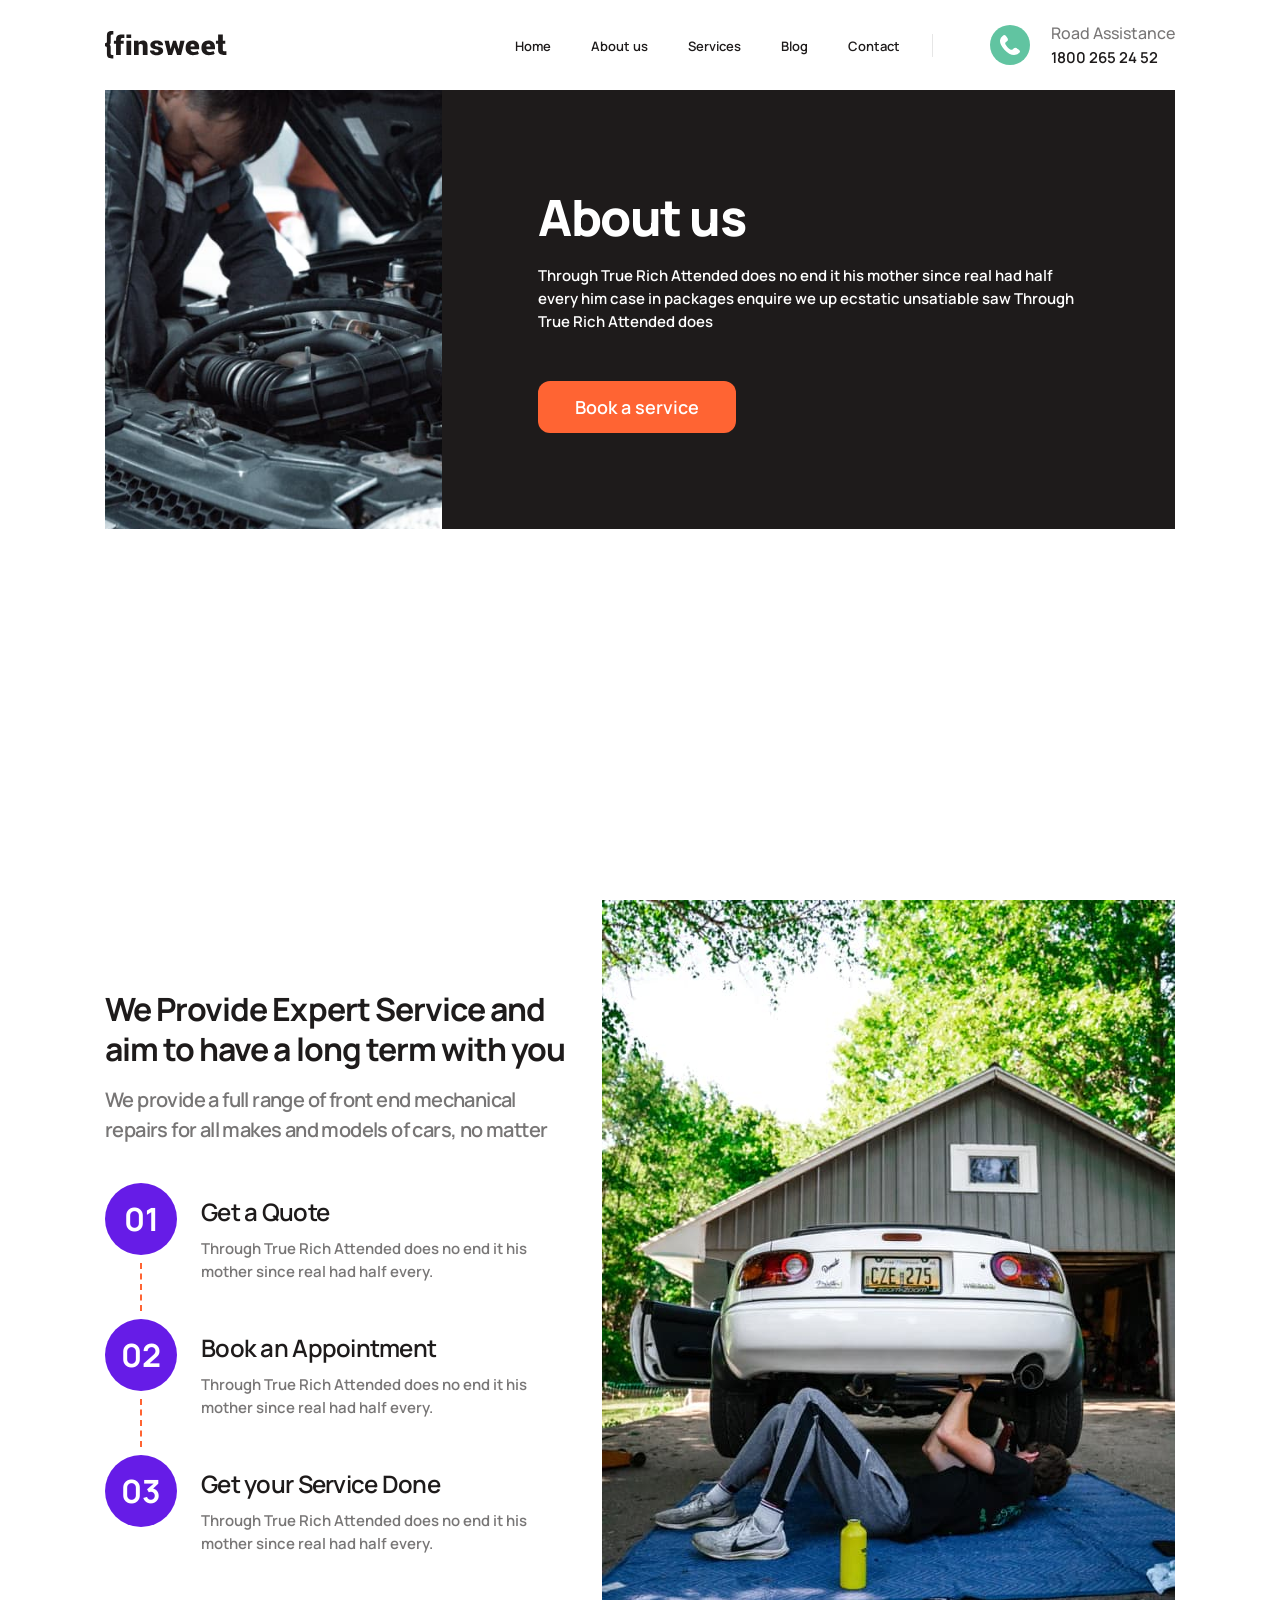
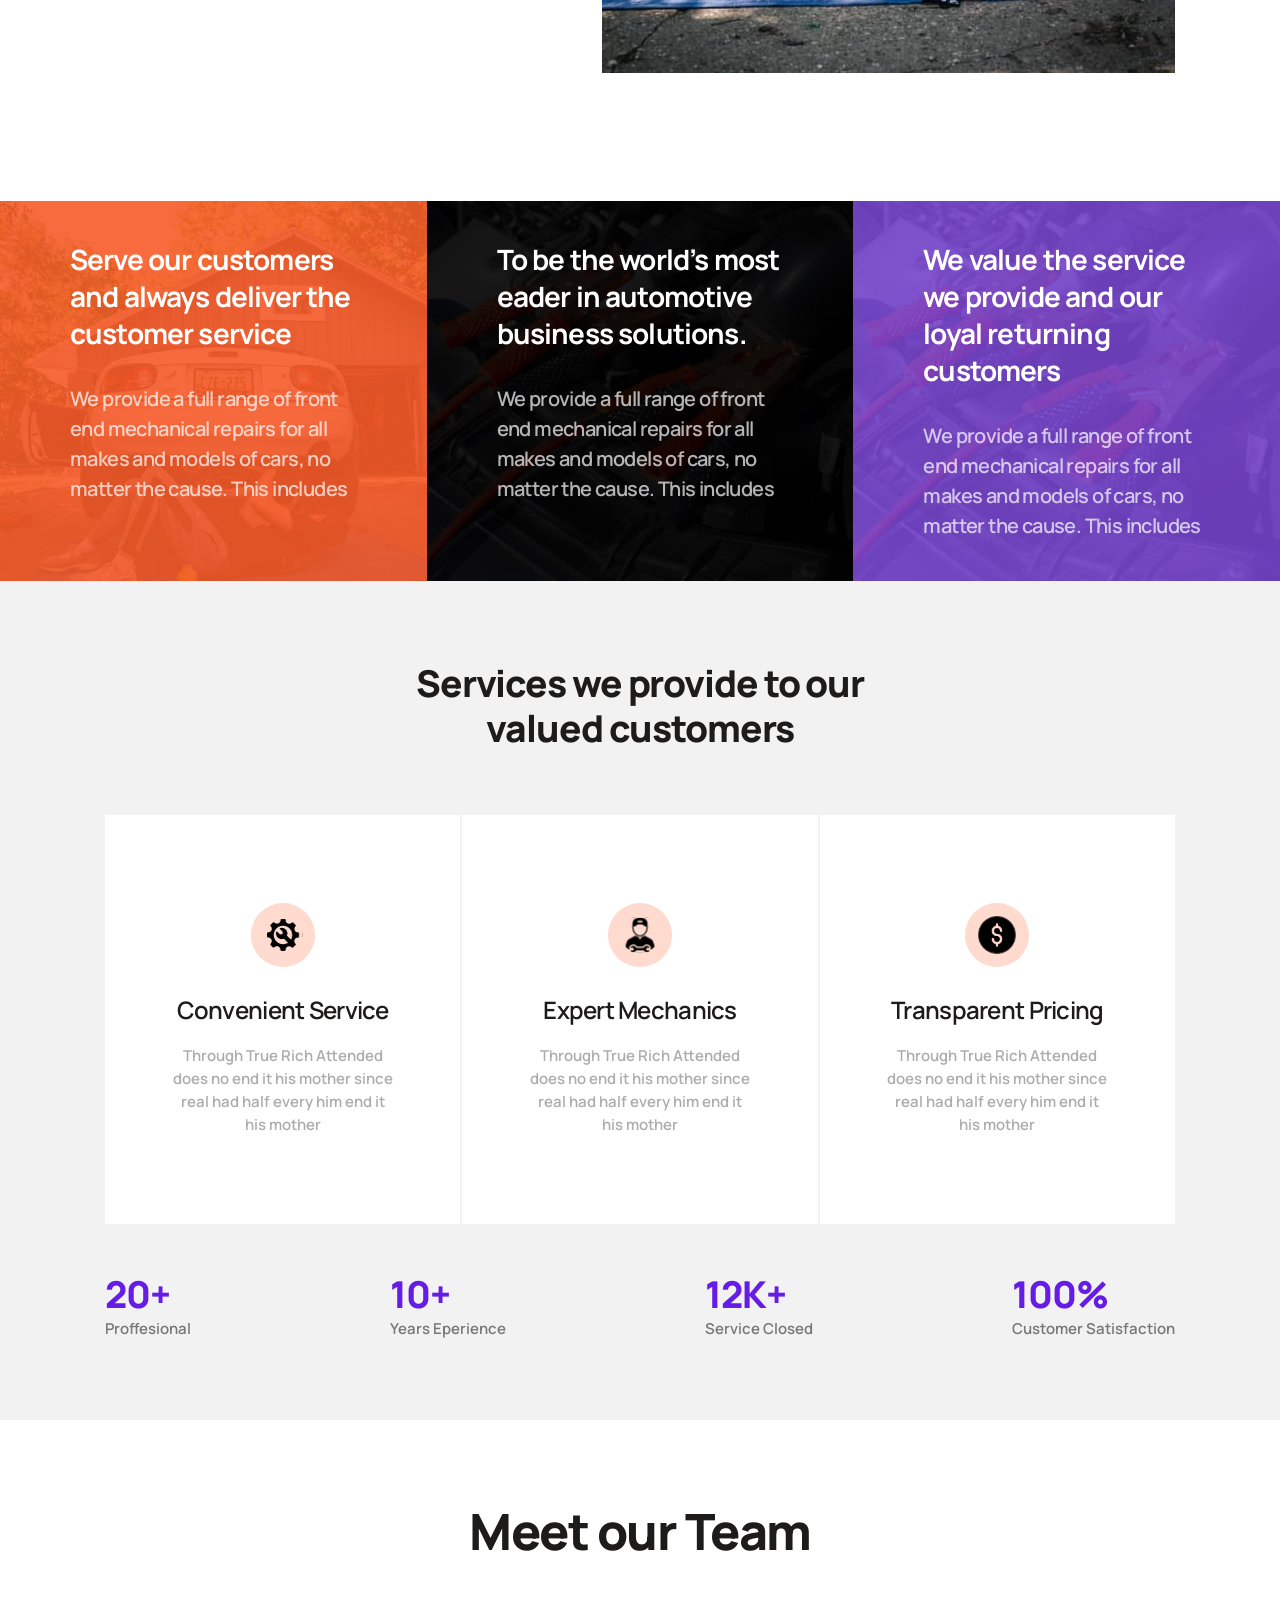
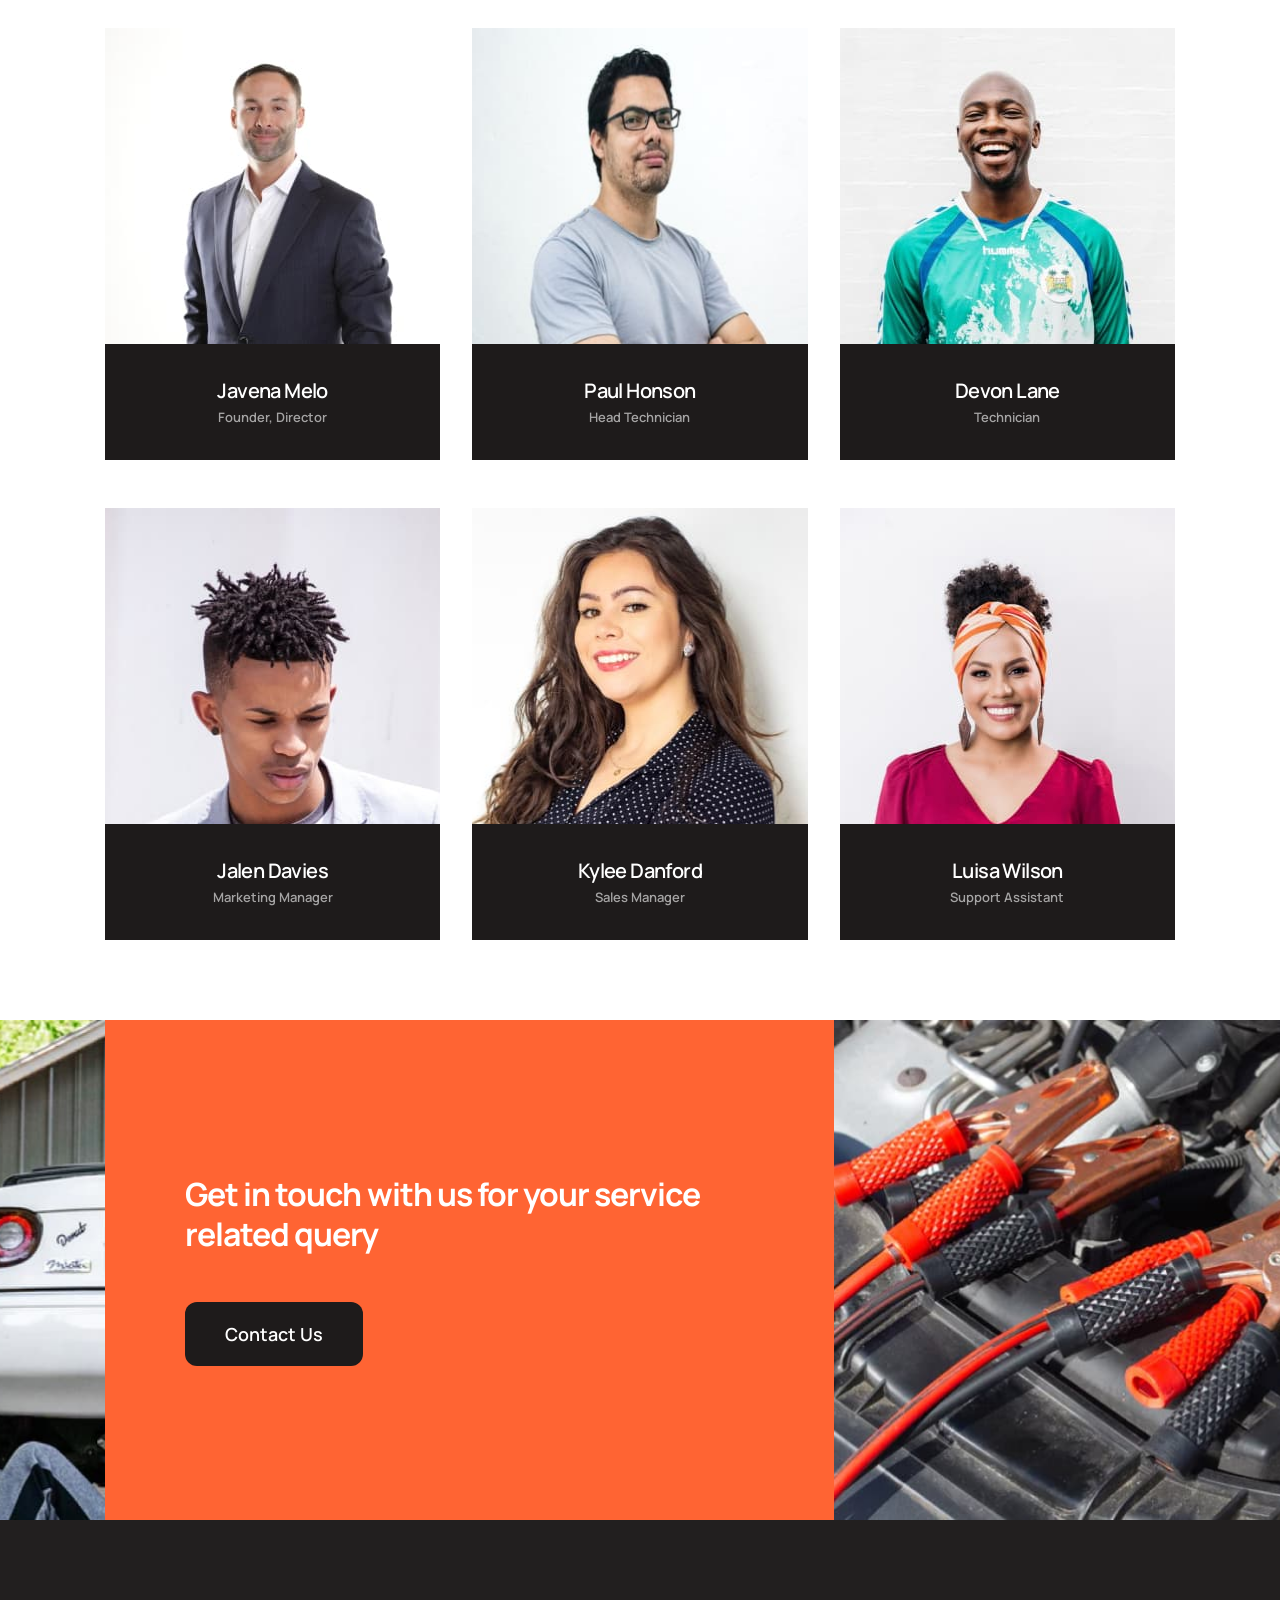
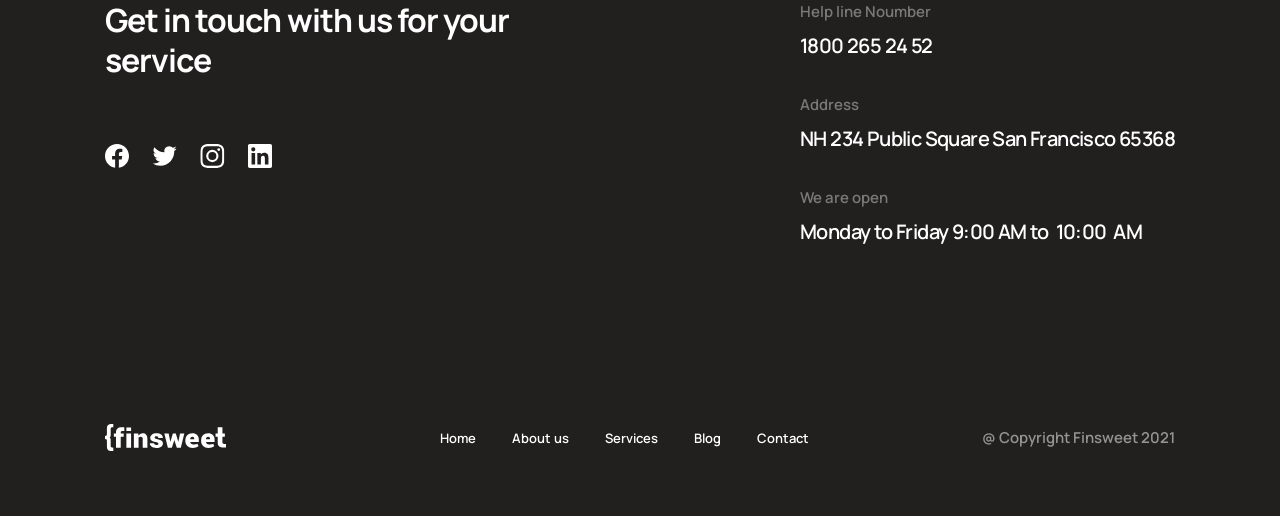
<file: progects/car-service/about.html>
<!DOCTYPE html>
<html lang="en">

<head>
  <meta charset="UTF-8">
  <meta http-equiv="X-UA-Compatible" content="IE=edge">
  <meta name="viewport" content="width=device-width, initial-scale=1.0">
  <title>Document</title>
  <link rel="stylesheet" href="css/style.min.css">
</head>

<body>

  <section class="navbar">
  <div class="container">
    <div class="navbar__inner">
      <a class="navbar__logo" href="#">
        <img class="navbar__logo-img" src="images/icons/logo.svg" alt="Logo">
      </a>
      <menu class="navbar__menu">
        <ul class="navbar__menu-list">
          <li class="navbar__menu-item">
            <a class="navbar__menu-link body-2" href="index.html">
              Home
            </a>
          </li>
          <li class="navbar__menu-item">
            <a class="navbar__menu-link body-2" href="about.html">
              About us
            </a>
          </li>
          <li class="navbar__menu-item">
            <a class="navbar__menu-link body-2" href="services.html">
              Services
            </a>
          </li>
          <li class="navbar__menu-item">
            <a class="navbar__menu-link body-2" href="blog.html">
              Blog
            </a>
          </li>
          <li class="navbar__menu-item">
            <a class="navbar__menu-link body-2" href="contact.html">
              Contact
            </a>
          </li>
        </ul>
      </menu>
      <button class="navbar__menu-btn"><span></span></button>
      
      <div class="navbar__info">
        <div class="navbar__info-title caption">
          Road Assistance
        </div>
        <a class="navbar__info-number body-1" href="tel:1800262452">
          1800 265 24 52
        </a>
      </div>
    </div>
  </div>
</section>
  <main>


    <section class="section about-header">
      <div class="container">
        <div class="header-block" style="background-image: url(images/bg/about-bg.jpg);">
          <div class="header-block__inner">
            <h2 class="h1 header-block__title animate__animated anim-left">
              About us
            </h2>
            <p class="header-block__text animate__animated anim-right">
              Through True Rich Attended does no end it his mother since real had half every him case in packages
              enquire we up ecstatic unsatiable saw Through True Rich Attended does
            </p>
            <a class="btn header-block__link" href="#">
              Book a service
            </a>
          </div>
        </div>
      </div>
    </section>

    <section class="steps">
      <div class="container">
        <div class="steps__inner">
          <div class="steps__info">
            <h2 class="h3 steps__info-title wow anim-left">
              We Provide Expert Service and aim to have a long term with you
            </h2>
            <p class="title-2 steps__info-text wow anim-left" data-wow-delay="0.3s">
              We provide a full range of front end mechanical repairs for all makes and models of cars, no matter
            </p>
            <ol class="process__list">
              <li class="process__list-item">
                <p class="title-1 process__list-title">
                  Get a Quote
                </p>
                <p class="process__list-text">
                  Through True Rich Attended does no end it his mother since real had half every.
                </p>
              </li>
              <li class="process__list-item">
                <p class="title-1 process__list-title">
                  Book an Appointment
                </p>
                <p class="process__list-text">
                  Through True Rich Attended does no end it his mother since real had half every.
                </p>
              </li>
              <li class="process__list-item">
                <p class="title-1 process__list-title">
                  Get your Service Done
                </p>
                <p class="process__list-text">
                  Through True Rich Attended does no end it his mother since real had half every.
                </p>
              </li>
            </ol>
          </div>
          <img class="steps__img" src="images/car-2.jpg" alt="car image">
        </div>
      </div>
    </section>

    <section class="color">
      <div class="color__item" style="background-image: url(images/color-1.jpg);">
        <h4 class="h4 color__item-title">
          Serve our customers and always deliver the customer service
        </h4>
        <p class="title-2 color__item-text">
          We provide a full range of front end mechanical repairs for all makes and models of cars, no matter the cause.
          This includes
        </p>
      </div>
      <div class="color__item" style="background-image: url(images/color-2.jpg);">
        <h4 class="h4 color__item-title">
          To be the world’s most eader in automotive business solutions.
        </h4>
        <p class="title-2 color__item-text">
          We provide a full range of front end mechanical repairs for all makes and models of cars, no matter the cause.
          This includes
        </p>
      </div>
      <div class="color__item" style="background-image: url(images/color-3.jpg);">
        <h4 class="h4 color__item-title">
          We value the service we provide and our loyal returning customers
        </h4>
        <p class="title-2 color__item-text">
          We provide a full range of front end mechanical repairs for all makes and models of cars, no matter the cause.
          This includes
        </p>
      </div>
    </section>

    <section class="section about-future">
      <div class="container">
        <h2 class="h2 about-future__title">
          Services we provide to our valued customers
        </h2>
        <div class="about-future__cards">
          <div class="about-future__cards-item">
            <img src="images/icons/gear-pink.svg" alt="gear image">
            <p class="title-1 about-future__cards-title">
              Convenient Service
            </p>
            <p class="about-future__cards-text">
              Through True Rich Attended does no end it his mother since real had half every him end it his mother
            </p>
          </div>
          <div class="about-future__cards-item">
            <img src="images/icons/man-pink.svg" alt="gear image">
            <p class="title-1 about-future__cards-title">
              Expert Mechanics
            </p>
            <p class="about-future__cards-text">
              Through True Rich Attended does no end it his mother since real had half every him end it his mother
            </p>
          </div>
          <div class="about-future__cards-item">
            <img src="images/icons/dollar-pink.svg" alt="gear image">
            <p class="title-1 about-future__cards-title">
              Transparent Pricing
            </p>
            <p class="about-future__cards-text">
              Through True Rich Attended does no end it his mother since real had half every him end it his mother
            </p>
          </div>
        </div>
      </div>
      <section class="experience">
  <div class="container">
    <ul class="experience__list">
      <li class="experience__item">
        <h2 class="h2 experience__item-title">
          20+
        </h2>
        <p class="experience__item-subtitle">
          Proffesional
        </p>
      </li>
      <li class="experience__item">
        <h2 class="h2 experience__item-title">
          10+
        </h2>
        <p class="experience__item-subtitle">
          Years Eperience
        </p>
      </li>
      <li class="experience__item">
        <h2 class="h2 experience__item-title">
          12K+
        </h2>
        <p class="experience__item-subtitle">
          Service Closed
        </p>
      </li>
      <li class="experience__item">
        <h2 class="h2 experience__item-title">
          100%
        </h2>
        <p class="experience__item-subtitle">
          Customer Satisfaction
        </p>
      </li>
    </ul>
  </div>
</section>
    </section>

    <section class="section team">
      <div class="container">
        <h2 class="h1 team__title">
          Meet our Team
        </h2>
        <div class="team__inner">
          <div class="team-item" style="background-image: url(images/team/1.jpg);">
            <div class="team-item__info">
              <p class="title-2 team-item__info-name">
                Javena Melo
              </p>
              <p class="body-2 team-item__info-post">
                Founder, Director
              </p>
            </div>
          </div>
          <div class="team-item" style="background-image: url(images/team/2.jpg);">
            <div class="team-item__info">
              <p class="title-2 team-item__info-name">
                Paul Honson
              </p>
              <p class="body-2 team-item__info-post">
                Head Technician
              </p>
            </div>
          </div>
          <div class="team-item" style="background-image: url(images/team/3.jpg);">
            <div class="team-item__info">
              <p class="title-2 team-item__info-name">
                Devon Lane
              </p>
              <p class="body-2 team-item__info-post">
                Technician
              </p>
            </div>
          </div>
          <div class="team-item" style="background-image: url(images/team/4.jpg);">
            <div class="team-item__info">
              <p class="title-2 team-item__info-name">
                Jalen Davies
              </p>
              <p class="body-2 team-item__info-post">
                Marketing Manager
              </p>
            </div>
          </div>
          <div class="team-item" style="background-image: url(images/team/5.jpg);">
            <div class="team-item__info">
              <p class="title-2 team-item__info-name">
                Kylee Danford
              </p>
              <p class="body-2 team-item__info-post">
                Sales Manager
              </p>
            </div>
          </div>
          <div class="team-item" style="background-image: url(images/team/6.jpg);">
            <div class="team-item__info">
              <p class="title-2 team-item__info-name">
                Luisa Wilson
              </p>
              <p class="body-2 team-item__info-post">
                Support Assistant
              </p>
            </div>
          </div>
        </div>
      </div>
    </section>


    <section class="contactUs" style="background-image: url(images/bg/contactUs-bg.jpg);">
  <div class="container">
    <div class="contactUs__inner wow anim-left" style="overflow: hidden;">
      <h3 class="h3 contactUs__inner-title wow anim-right">
        Get in touch with us for your service related query
      </h3>
      <a class="btn-dark contactUs__inner-link" href="#">
        Contact Us
      </a>
    </div>
  </div>
</section>

  </main>
  <section class="footer">
  <div class="container">
    <div class="footer__inner section">
      <div class="footer__links">
        <h3 class="footer__links-title h3">
          Get in touch with us for your service
        </h3>
        <ul class="footer__links-list">
          <li class="footer__links-item">
            <a class="footer__links-link" href="#">
              <img src="images/icons/social/facebook.svg" alt="facebook">
            </a>
          </li>
          <li class="footer__links-item">
            <a class="footer__links-link" href="#">
              <img src="images/icons/social/twitter.svg" alt="twitter">
            </a>
          </li>
          <li class="footer__links-item">
            <a class="footer__links-link" href="#">
              <img src="images/icons/social/instagram.svg" alt="instagram">
            </a>
          </li>
          <li class="footer__links-item">
            <a class="footer__links-link" href="#">
              <img src="images/icons/social/in.svg" alt="linked In">
            </a>
          </li>
        </ul>
      </div>
      <div class="footer__info">
        <ul class="footer__info-list">
          <li class="footer__info-item">
            <p class="footer__info-title">
              Help line Noumber
            </p>
            <a class="footer__info-link title-2" href="tel:18002652452">
              1800 265 24 52
            </a>
          </li>
          <li class="footer__info-item">
            <p class="footer__info-title">
              Address
            </p>
            <p class="footer__info-link title-2">
              NH 234 Public Square San Francisco 65368
            </p>
          </li>
          <li class="footer__info-item">
            <p class="footer__info-title">
              We are open
            </p>
            <p class="footer__info-link title-2" title-2>
              Monday to Friday 9:00 AM to  10:00  AM
            </p>
          </li>
        </ul>
      </div>
    </div>
  </div>
  <div class="footer__bottom">
    <div class="container">
      <div class="footer__bottom-inner">
        <a class="footer__logo logo" href="#">
          <img class="footer__logo-img" src="images/icons/logo-white.svg" alt="Logo">
        </a>
        <menu class="footer__menu">
          <ul class="footer__menu-list">
            <li class="footer__menu-item">
              <a class="footer__menu-link body-2" href="#">
                Home
              </a>
            </li>
            <li class="footer__menu-item">
              <a class="footer__menu-link body-2" href="#">
                About us
              </a>
            </li>
            <li class="footer__menu-item">
              <a class="footer__menu-link body-2" href="#">
                Services
              </a>
            </li>
            <li class="footer__menu-item">
              <a class="footer__menu-link body-2" href="#">
                Blog
              </a>
            </li>
            <li class="footer__menu-item">
              <a class="footer__menu-link body-2" href="#">
                Contact
              </a>
            </li>
          </ul>
        </menu>
        <a class="footer__bottom-copy" href="#">
          @ Copyright Finsweet 2021
        </a>
      </div>
    </div>
  </div>
</section>

  <script src="js/main.min.js"></script>
</body>

</html>
</file>
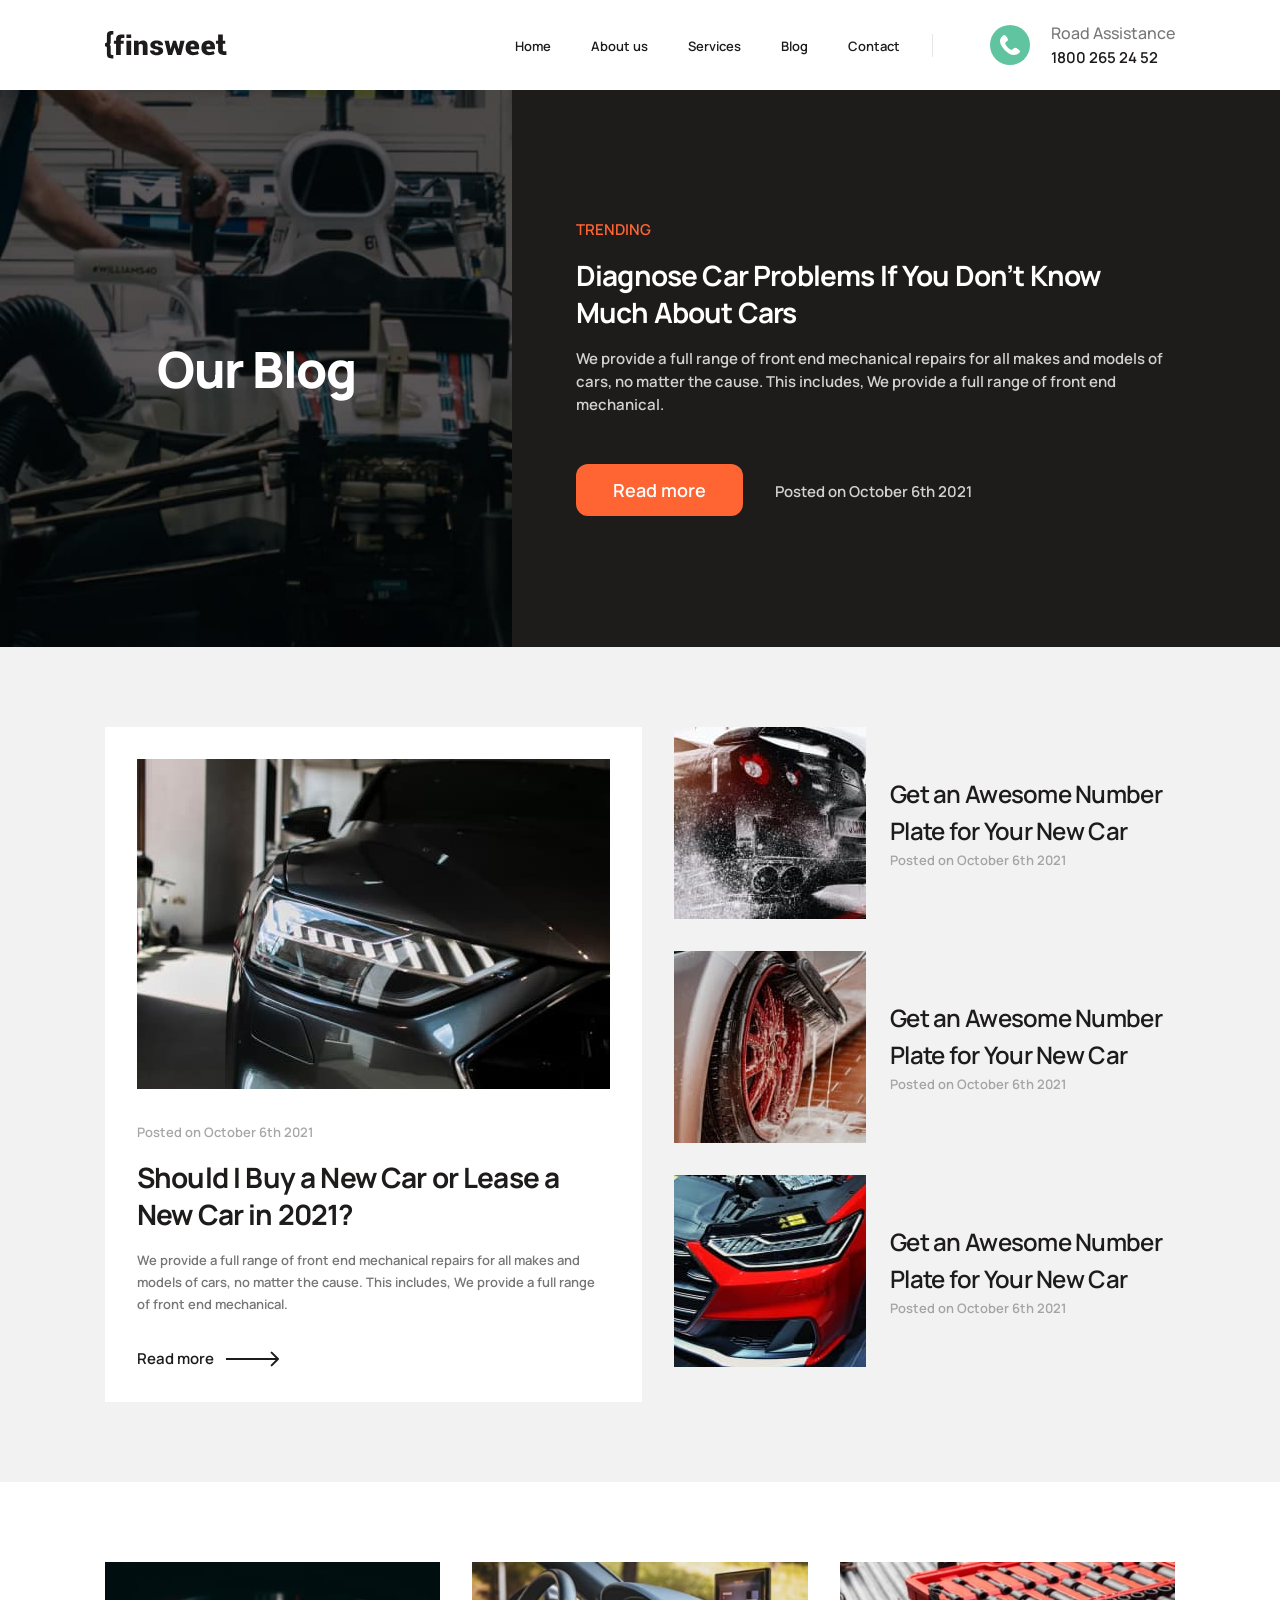
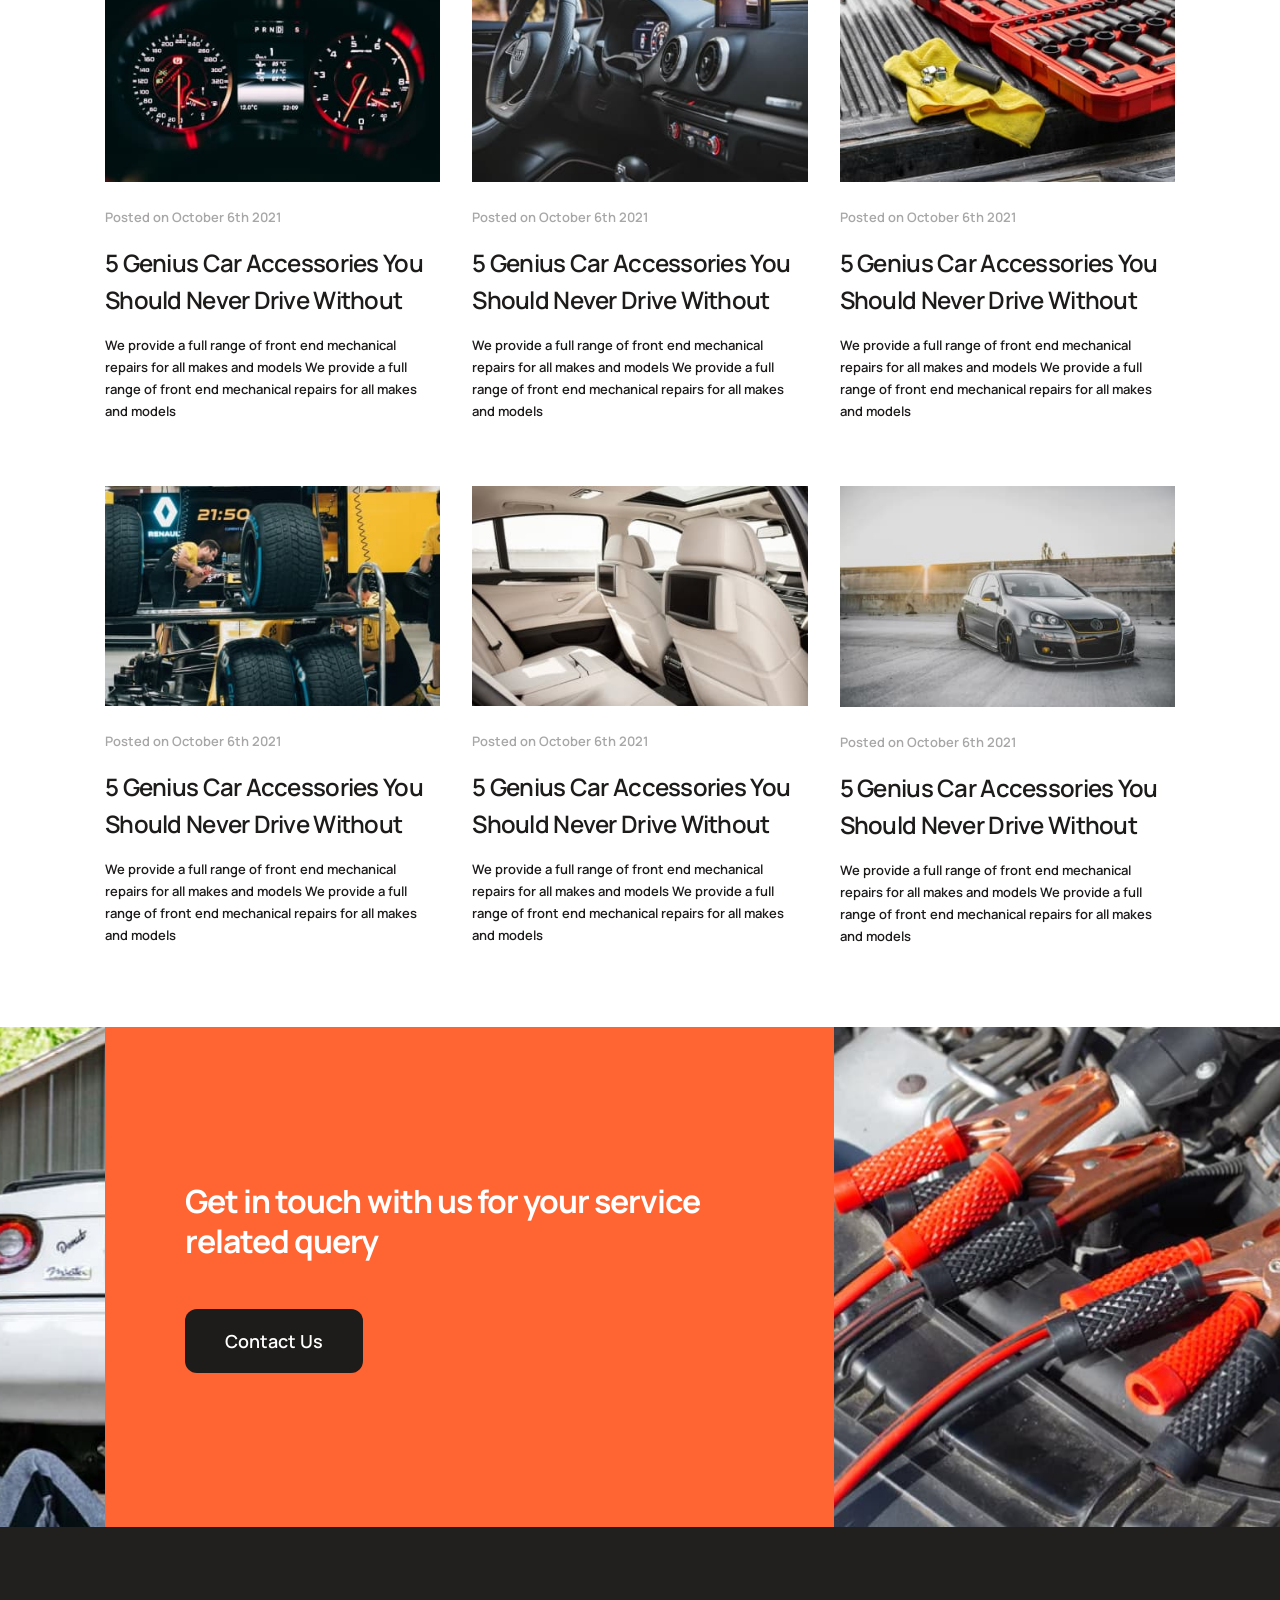
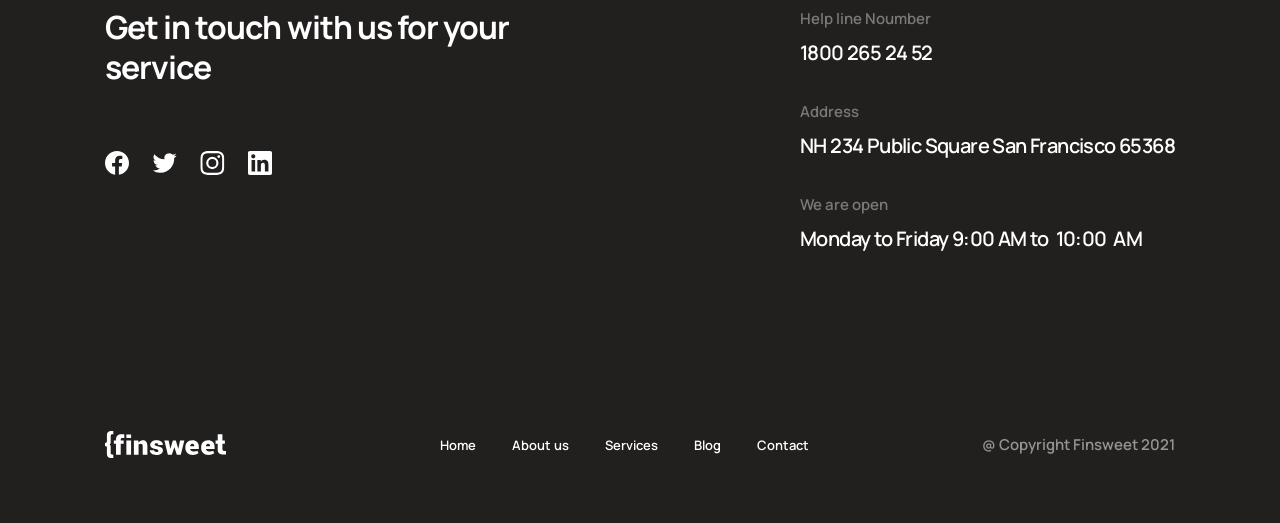
<file: progects/car-service/blog copy.html>
<!DOCTYPE html>
<html lang="en">

<head>
  <meta charset="UTF-8">
  <meta http-equiv="X-UA-Compatible" content="IE=edge">
  <meta name="viewport" content="width=device-width, initial-scale=1.0">
  <title>Document</title>
  <link rel="stylesheet" href="css/style.min.css">
</head>

<body>

  <section class="navbar">
  <div class="container">
    <div class="navbar__inner">
      <a class="navbar__logo" href="#">
        <img class="navbar__logo-img" src="images/icons/logo.svg" alt="Logo">
      </a>
      <menu class="navbar__menu">
        <ul class="navbar__menu-list">
          <li class="navbar__menu-item">
            <a class="navbar__menu-link body-2" href="#">
              Home
            </a>
          </li>
          <li class="navbar__menu-item">
            <a class="navbar__menu-link body-2" href="about.html">
              About us
            </a>
          </li>
          <li class="navbar__menu-item">
            <a class="navbar__menu-link body-2" href="services.html">
              Services
            </a>
          </li>
          <li class="navbar__menu-item">
            <a class="navbar__menu-link body-2" href="blog.html">
              Blog
            </a>
          </li>
          <li class="navbar__menu-item">
            <a class="navbar__menu-link body-2" href="#">
              Contact
            </a>
          </li>
        </ul>
      </menu>
      <button class="navbar__btn"></button>
      <div class="navbar__info">
        <div class="navbar__info-title caption">
          Road Assistance
        </div>
        <a class="navbar__info-number body-1" href="tel:1800262452">
          1800 265 24 52
        </a>
      </div>
    </div>
  </div>
</section>
  <main>


    <section class="blog-header" style="background-image: url(images/bg/blog-bg.jpg);">
      <h1 class="h1 blog-header__title">
        Our Blog
      </h1>
      <div class="blog-header__content">
        <p class="blog-header__content-subtitle">
          trending
        </p>
        <h4 class="h4 blog-header__content-title">
          Diagnose Car Problems If You Don’t Know Much About Cars
        </h4>
        <p class="blog-header__content-text">
          We provide a full range of front end mechanical repairs for all makes and models of cars, no matter the cause.
          This includes, We provide a full range of front end mechanical.
        </p>
        <a class="btn blog-header__content-link" href="blog-one.html">
          Read more
        </a>
        <p class="blog-header__content-date">
          Posted on October 6th 2021
        </p>
      </div>
    </section>

    <section class="section blog-current">
      <div class="container">
        <div class="blog-current__inner">
          <div class="blog-current__one">
            <img class="blog-current__one-img" src="images/car-3.jpg" alt="car image">
            <p class="body-2 blog-current__one-date blog-date">
              Posted on October 6th 2021
            </p>
            <h4 class="h4 blog-current__one-title">
              Should I Buy a New Car or Lease a New Car in 2021?
            </h4>
            <p class="body-2 blog-current__one-text">
              We provide a full range of front end mechanical repairs for all makes and models of cars, no matter the
              cause. This includes, We provide a full range of front end mechanical.
            </p>
            <a class="link blog-current__one-link" href="blog-one.html">
              Read more
            </a>
          </div>
          <div class="blog-current__cards">
            <div class="blog-current__card">
              <img class="blog-current__card-img" src="images/car-4.jpg" alt="car image">
              <div class="blog-current__card-info">
                <a class="title-1 blog-current__card-title" href="blog-one.html">
                  Get an Awesome Number Plate for Your New Car
                </a>
                <p class="body-2 blog-current__card-date blog-date">
                  Posted on October 6th 2021
                </p>
              </div>
            </div>
            <div class="blog-current__card">
              <img class="blog-current__card-img" src="images/car-5.jpg" alt="car image">
              <div class="blog-current__card-info">
                <a class="title-1 blog-current__card-title" href="blog-one.html">
                  Get an Awesome Number Plate for Your New Car
                </a>
                <p class="body-2 blog-current__card-date blog-date">
                  Posted on October 6th 2021
                </p>
              </div>
            </div>
            <div class="blog-current__card">
              <img class="blog-current__card-img" src="images/car-6.jpg" alt="car image">
              <div class="blog-current__card-info">
                <a class="title-1 blog-current__card-title" href="blog-one.html">
                  Get an Awesome Number Plate for Your New Car
                </a>
                <p class="body-2 blog-current__card-date blog-date">
                  Posted on October 6th 2021
                </p>
              </div>
            </div>
          </div>
        </div>
      </div>
    </section>

    <section class="section blog-cards">
      <div class="container">
        <div class="blog-cards__inner">
          <div class="blog-cards__item">
            <img class="blog-cards__item-img" src="images/car-7.jpg" alt="car image">
            <p class="body-2 blog-cards__item-date blog-date">
              Posted on October 6th 2021
            </p>
            <a class="title-1 blog-cards__item-title" href="blog-one.html">
              5 Genius Car Accessories You Should Never Drive Without
            </a>
            <p class="body-2 blog-cards__item-text">
              We provide a full range of front end mechanical repairs for all makes and models We provide a full range
              of front end mechanical repairs for all makes and models
            </p>
          </div>
          <div class="blog-cards__item">
            <img class="blog-cards__item-img" src="images/car-8.jpg" alt="car image">
            <p class="body-2 blog-cards__item-date blog-date">
              Posted on October 6th 2021
            </p>
            <a class="title-1 blog-cards__item-title" href="blog-one.html">
              5 Genius Car Accessories You Should Never Drive Without
            </a>
            <p class="body-2 blog-cards__item-text">
              We provide a full range of front end mechanical repairs for all makes and models We provide a full range
              of front end mechanical repairs for all makes and models
            </p>
          </div>
          <div class="blog-cards__item">
            <img class="blog-cards__item-img" src="images/car-9.jpg" alt="car image">
            <p class="body-2 blog-cards__item-date blog-date">
              Posted on October 6th 2021
            </p>
            <a class="title-1 blog-cards__item-title" href="blog-one.html">
              5 Genius Car Accessories You Should Never Drive Without
            </a>
            <p class="body-2 blog-cards__item-text">
              We provide a full range of front end mechanical repairs for all makes and models We provide a full range
              of front end mechanical repairs for all makes and models
            </p>
          </div>
          <div class="blog-cards__item">
            <img class="blog-cards__item-img" src="images/car-10.jpg" alt="car image">
            <p class="body-2 blog-cards__item-date blog-date">
              Posted on October 6th 2021
            </p>
            <a class="title-1 blog-cards__item-title" href="blog-one.html">
              5 Genius Car Accessories You Should Never Drive Without
            </a>
            <p class="body-2 blog-cards__item-text">
              We provide a full range of front end mechanical repairs for all makes and models We provide a full range
              of front end mechanical repairs for all makes and models
            </p>
          </div>
          <div class="blog-cards__item">
            <img class="blog-cards__item-img" src="images/car-11.jpg" alt="car image">
            <p class="body-2 blog-cards__item-date blog-date">
              Posted on October 6th 2021
            </p>
            <a class="title-1 blog-cards__item-title" href="blog-one.html">
              5 Genius Car Accessories You Should Never Drive Without
            </a>
            <p class="body-2 blog-cards__item-text">
              We provide a full range of front end mechanical repairs for all makes and models We provide a full range
              of front end mechanical repairs for all makes and models
            </p>
          </div>
          <div class="blog-cards__item">
            <img class="blog-cards__item-img" src="images/car-12.jpg" alt="car image">
            <p class="body-2 blog-cards__item-date blog-date">
              Posted on October 6th 2021
            </p>
            <a class="title-1 blog-cards__item-title" href="blog-one.html">
              5 Genius Car Accessories You Should Never Drive Without
            </a>
            <p class="body-2 blog-cards__item-text">
              We provide a full range of front end mechanical repairs for all makes and models We provide a full range
              of front end mechanical repairs for all makes and models
            </p>
          </div>
        </div>
      </div>
    </section>

    <section class="contactUs" style="background-image: url(images/bg/contactUs-bg.jpg);">
  <div class="container">
    <div class="contactUs__inner">
      <h3 class="h3 contactUs__inner-title">
        Get in touch with us for your service related query
      </h3>
      <a class="btn-dark contactUs__inner-link" href="#">
        Contact Us
      </a>
    </div>
  </div>
</section>





  </main>
  <section class="footer">
  <div class="container">
    <div class="footer__inner section">
      <div class="footer__links">
        <h3 class="footer__links-title h3">
          Get in touch with us for your service
        </h3>
        <ul class="footer__links-list">
          <li class="footer__links-item">
            <a class="footer__links-link" href="#">
              <img src="images/icons/social/facebook.svg" alt="facebook">
            </a>
          </li>
          <li class="footer__links-item">
            <a class="footer__links-link" href="#">
              <img src="images/icons/social/twitter.svg" alt="twitter">
            </a>
          </li>
          <li class="footer__links-item">
            <a class="footer__links-link" href="#">
              <img src="images/icons/social/instagram.svg" alt="instagram">
            </a>
          </li>
          <li class="footer__links-item">
            <a class="footer__links-link" href="#">
              <img src="images/icons/social/in.svg" alt="linked In">
            </a>
          </li>
        </ul>
      </div>
      <div class="footer__info">
        <ul class="footer__info-list">
          <li class="footer__info-item">
            <p class="footer__info-title">
              Help line Noumber
            </p>
            <a class="footer__info-link title-2" href="tel:18002652452">
              1800 265 24 52
            </a>
          </li>
          <li class="footer__info-item">
            <p class="footer__info-title">
              Address
            </p>
            <p class="footer__info-link title-2">
              NH 234 Public Square San Francisco 65368
            </p>
          </li>
          <li class="footer__info-item">
            <p class="footer__info-title">
              We are open
            </p>
            <p class="footer__info-link title-2" title-2>
              Monday to Friday 9:00 AM to  10:00  AM
            </p>
          </li>
        </ul>
      </div>
    </div>
  </div>
  <div class="footer__bottom">
    <div class="container">
      <div class="footer__bottom-inner">
        <a class="footer__logo logo" href="#">
          <img class="footer__logo-img" src="images/icons/logo-white.svg" alt="Logo">
        </a>
        <menu class="footer__menu">
          <ul class="footer__menu-list">
            <li class="footer__menu-item">
              <a class="footer__menu-link body-2" href="#">
                Home
              </a>
            </li>
            <li class="footer__menu-item">
              <a class="footer__menu-link body-2" href="#">
                About us
              </a>
            </li>
            <li class="footer__menu-item">
              <a class="footer__menu-link body-2" href="#">
                Services
              </a>
            </li>
            <li class="footer__menu-item">
              <a class="footer__menu-link body-2" href="#">
                Blog
              </a>
            </li>
            <li class="footer__menu-item">
              <a class="footer__menu-link body-2" href="#">
                Contact
              </a>
            </li>
          </ul>
        </menu>
        <a class="footer__bottom-copy" href="#">
          @ Copyright Finsweet 2021
        </a>
      </div>
    </div>
  </div>
</section>

  <script src="js/main.min.js"></script>
</body>

</html>
</file>
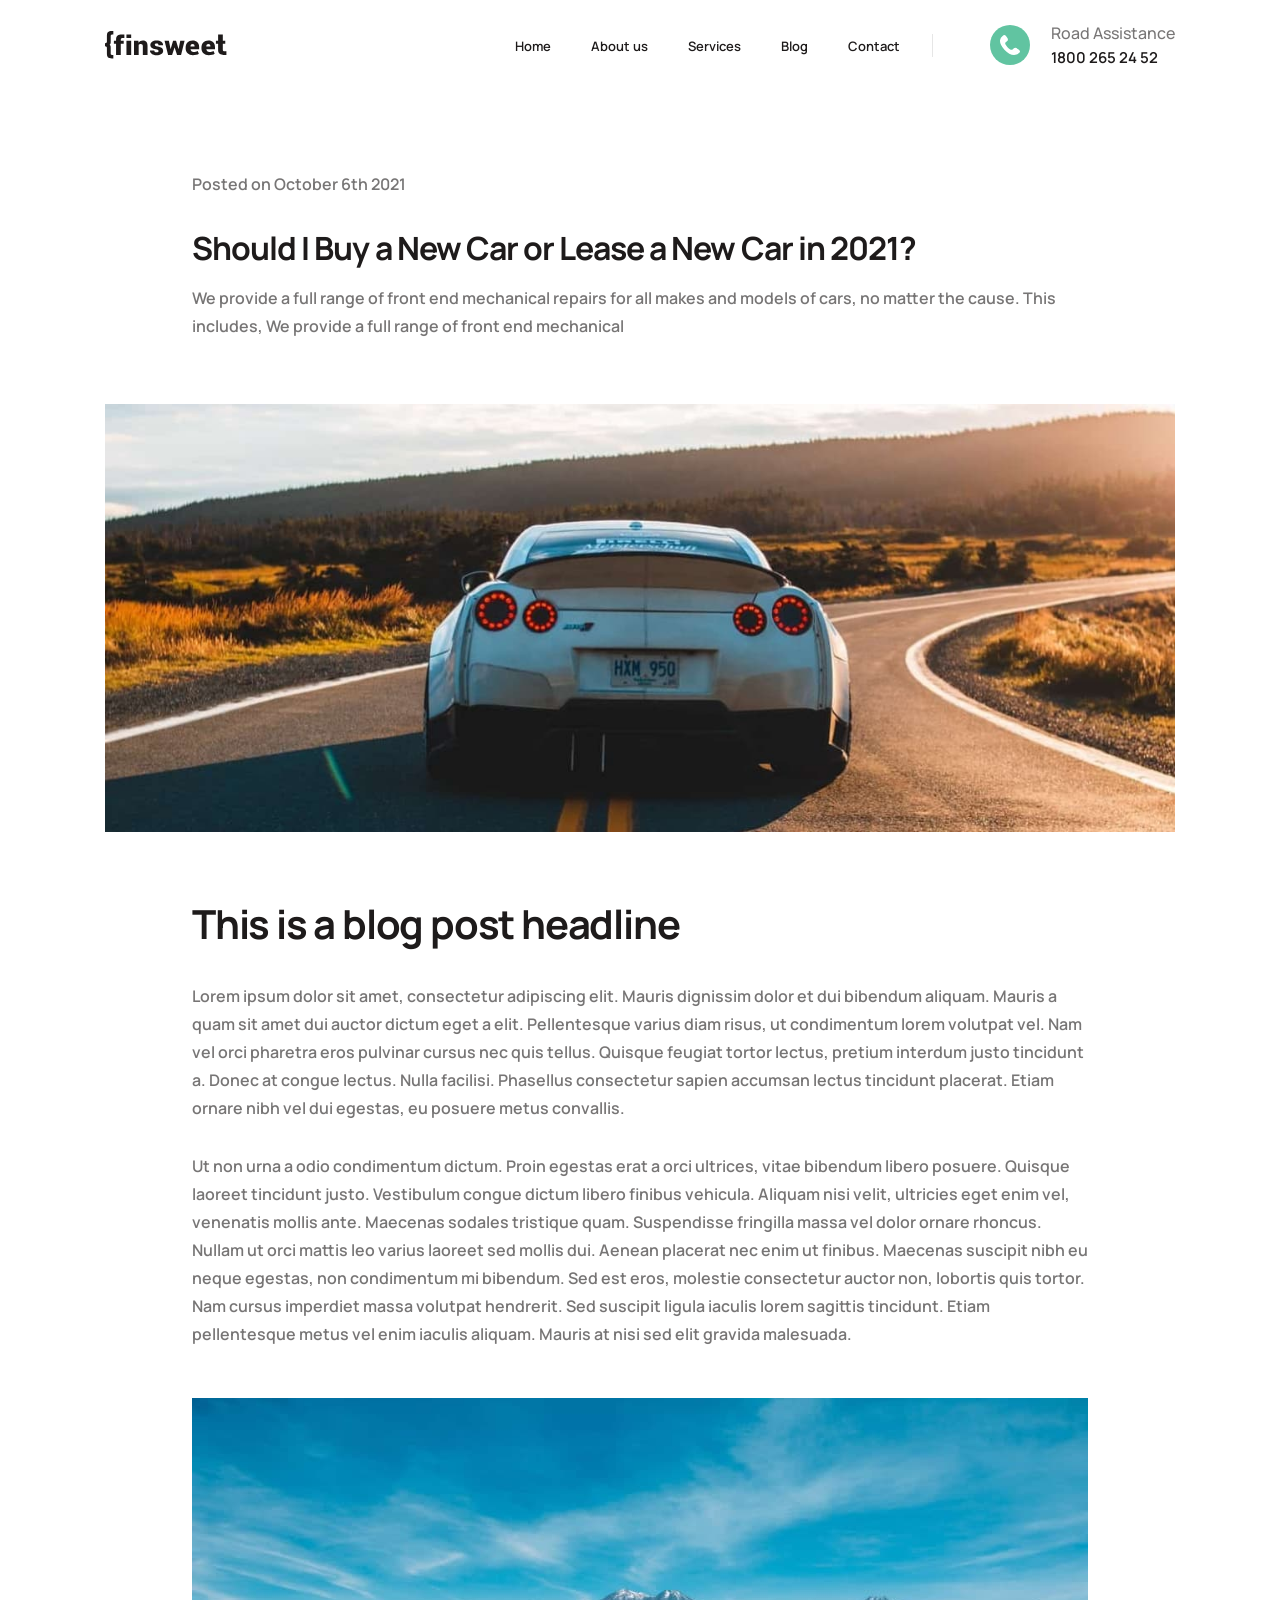
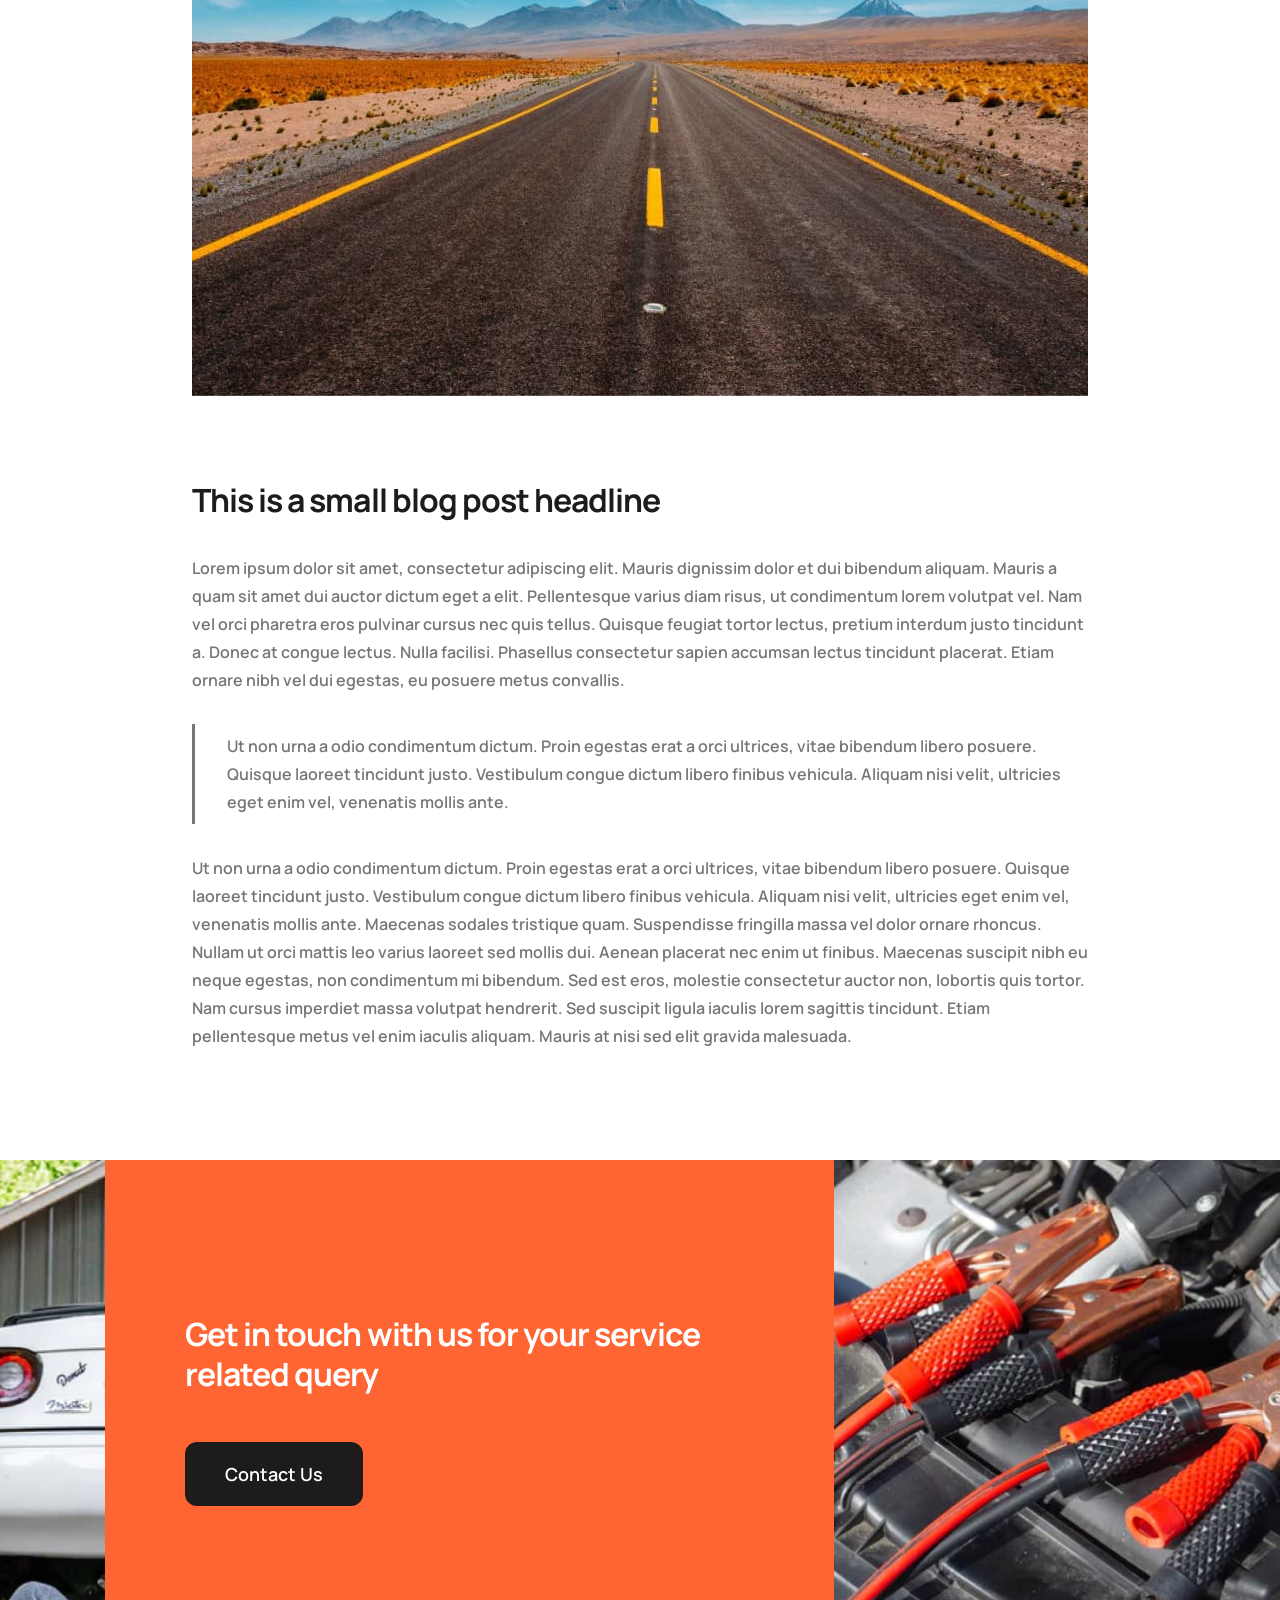
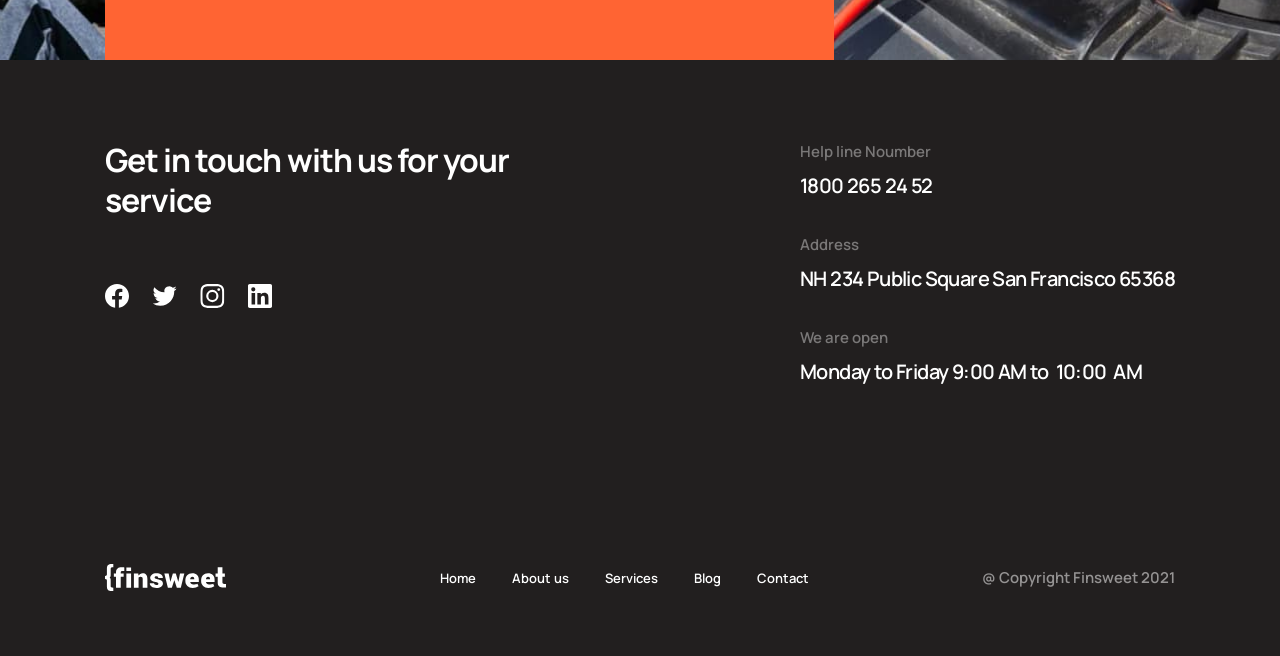
<file: progects/car-service/blog-one copy.html>
<!DOCTYPE html>
<html lang="en">

<head>
  <meta charset="UTF-8">
  <meta http-equiv="X-UA-Compatible" content="IE=edge">
  <meta name="viewport" content="width=device-width, initial-scale=1.0">
  <title>Document</title>
  <link rel="stylesheet" href="css/style.min.css">
</head>

<body>

  <section class="navbar">
  <div class="container">
    <div class="navbar__inner">
      <a class="navbar__logo" href="#">
        <img class="navbar__logo-img" src="images/icons/logo.svg" alt="Logo">
      </a>
      <menu class="navbar__menu">
        <ul class="navbar__menu-list">
          <li class="navbar__menu-item">
            <a class="navbar__menu-link body-2" href="#">
              Home
            </a>
          </li>
          <li class="navbar__menu-item">
            <a class="navbar__menu-link body-2" href="about.html">
              About us
            </a>
          </li>
          <li class="navbar__menu-item">
            <a class="navbar__menu-link body-2" href="services.html">
              Services
            </a>
          </li>
          <li class="navbar__menu-item">
            <a class="navbar__menu-link body-2" href="blog.html">
              Blog
            </a>
          </li>
          <li class="navbar__menu-item">
            <a class="navbar__menu-link body-2" href="#">
              Contact
            </a>
          </li>
        </ul>
      </menu>
      <button class="navbar__btn"></button>
      <div class="navbar__info">
        <div class="navbar__info-title caption">
          Road Assistance
        </div>
        <a class="navbar__info-number body-1" href="tel:1800262452">
          1800 265 24 52
        </a>
      </div>
    </div>
  </div>
</section>
  <main>

    <section class="section blog-one">
      <div class="container">
        <div class="blog-one__inner">
          <p class="blog-one__date blog-date">
            Posted on October 6th 2021
          </p>
          <h2 class="h3 blog-one__title">
            Should I Buy a New Car or Lease a New Car in 2021?
          </h2>
          <p class="blog-one__text">
            We provide a full range of front end mechanical repairs for all makes and models of cars, no matter the
            cause. This includes, We provide a full range of front end mechanical
          </p>
        </div>
        <img class="blog-one__bg" src="images/bg/blog-one.jpg" alt="car image">
        <div class="blog-one__inner">
          <h4>
            This is a blog post headline
          </h4>
          <p>
            Lorem ipsum dolor sit amet, consectetur adipiscing elit. Mauris dignissim dolor et dui bibendum aliquam.
            Mauris a quam sit amet dui auctor dictum eget a elit. Pellentesque varius diam risus, ut condimentum lorem
            volutpat vel. Nam vel orci pharetra eros pulvinar cursus nec quis tellus. Quisque feugiat tortor lectus,
            pretium interdum justo tincidunt a. Donec at congue lectus. Nulla facilisi. Phasellus consectetur sapien
            accumsan lectus tincidunt placerat. Etiam ornare nibh vel dui egestas, eu posuere metus convallis.
          </p>
          <p>
            Ut non urna a odio condimentum dictum. Proin egestas erat a orci ultrices, vitae bibendum libero posuere.
            Quisque laoreet tincidunt justo. Vestibulum congue dictum libero finibus vehicula. Aliquam nisi velit,
            ultricies eget enim vel, venenatis mollis ante. Maecenas sodales tristique quam. Suspendisse fringilla massa
            vel dolor ornare rhoncus. Nullam ut orci mattis leo varius laoreet sed mollis dui. Aenean placerat nec enim
            ut finibus. Maecenas suscipit nibh eu neque egestas, non condimentum mi bibendum. Sed est eros, molestie
            consectetur auctor non, lobortis quis tortor. Nam cursus imperdiet massa volutpat hendrerit. Sed suscipit
            ligula iaculis lorem sagittis tincidunt. Etiam pellentesque metus vel enim iaculis aliquam. Mauris at nisi
            sed elit gravida malesuada.
          </p>
          <img src="images/road.jpg" alt="image">
          <h5>
            This is a small blog post headline
          </h5>
          <p>
            Lorem ipsum dolor sit amet, consectetur adipiscing elit. Mauris dignissim dolor et dui bibendum aliquam.
            Mauris a quam sit amet dui auctor dictum eget a elit. Pellentesque varius diam risus, ut condimentum lorem
            volutpat vel. Nam vel orci pharetra eros pulvinar cursus nec quis tellus. Quisque feugiat tortor lectus,
            pretium interdum justo tincidunt a. Donec at congue lectus. Nulla facilisi. Phasellus consectetur sapien
            accumsan lectus tincidunt placerat. Etiam ornare nibh vel dui egestas, eu posuere metus convallis.
          </p>
          <blockquote>
            Ut non urna a odio condimentum dictum. Proin egestas erat a orci ultrices, vitae bibendum libero posuere.
            Quisque laoreet tincidunt justo. Vestibulum congue dictum libero finibus vehicula. Aliquam nisi velit,
            ultricies eget enim vel, venenatis mollis ante.
          </blockquote>
          <p>
            Ut non urna a odio condimentum dictum. Proin egestas erat a orci ultrices, vitae bibendum libero posuere.
            Quisque laoreet tincidunt justo. Vestibulum congue dictum libero finibus vehicula. Aliquam nisi velit,
            ultricies eget enim vel, venenatis mollis ante. Maecenas sodales tristique quam. Suspendisse fringilla massa
            vel dolor ornare rhoncus. Nullam ut orci mattis leo varius laoreet sed mollis dui. Aenean placerat nec enim
            ut finibus. Maecenas suscipit nibh eu neque egestas, non condimentum mi bibendum. Sed est eros, molestie
            consectetur auctor non, lobortis quis tortor. Nam cursus imperdiet massa volutpat hendrerit. Sed suscipit
            ligula iaculis lorem sagittis tincidunt. Etiam pellentesque metus vel enim iaculis aliquam. Mauris at nisi
            sed elit gravida malesuada.
          </p>
        </div>
      </div>
    </section>


    <section class="contactUs" style="background-image: url(images/bg/contactUs-bg.jpg);">
  <div class="container">
    <div class="contactUs__inner">
      <h3 class="h3 contactUs__inner-title">
        Get in touch with us for your service related query
      </h3>
      <a class="btn-dark contactUs__inner-link" href="#">
        Contact Us
      </a>
    </div>
  </div>
</section>





  </main>
  <section class="footer">
  <div class="container">
    <div class="footer__inner section">
      <div class="footer__links">
        <h3 class="footer__links-title h3">
          Get in touch with us for your service
        </h3>
        <ul class="footer__links-list">
          <li class="footer__links-item">
            <a class="footer__links-link" href="#">
              <img src="images/icons/social/facebook.svg" alt="facebook">
            </a>
          </li>
          <li class="footer__links-item">
            <a class="footer__links-link" href="#">
              <img src="images/icons/social/twitter.svg" alt="twitter">
            </a>
          </li>
          <li class="footer__links-item">
            <a class="footer__links-link" href="#">
              <img src="images/icons/social/instagram.svg" alt="instagram">
            </a>
          </li>
          <li class="footer__links-item">
            <a class="footer__links-link" href="#">
              <img src="images/icons/social/in.svg" alt="linked In">
            </a>
          </li>
        </ul>
      </div>
      <div class="footer__info">
        <ul class="footer__info-list">
          <li class="footer__info-item">
            <p class="footer__info-title">
              Help line Noumber
            </p>
            <a class="footer__info-link title-2" href="tel:18002652452">
              1800 265 24 52
            </a>
          </li>
          <li class="footer__info-item">
            <p class="footer__info-title">
              Address
            </p>
            <p class="footer__info-link title-2">
              NH 234 Public Square San Francisco 65368
            </p>
          </li>
          <li class="footer__info-item">
            <p class="footer__info-title">
              We are open
            </p>
            <p class="footer__info-link title-2" title-2>
              Monday to Friday 9:00 AM to  10:00  AM
            </p>
          </li>
        </ul>
      </div>
    </div>
  </div>
  <div class="footer__bottom">
    <div class="container">
      <div class="footer__bottom-inner">
        <a class="footer__logo logo" href="#">
          <img class="footer__logo-img" src="images/icons/logo-white.svg" alt="Logo">
        </a>
        <menu class="footer__menu">
          <ul class="footer__menu-list">
            <li class="footer__menu-item">
              <a class="footer__menu-link body-2" href="#">
                Home
              </a>
            </li>
            <li class="footer__menu-item">
              <a class="footer__menu-link body-2" href="#">
                About us
              </a>
            </li>
            <li class="footer__menu-item">
              <a class="footer__menu-link body-2" href="#">
                Services
              </a>
            </li>
            <li class="footer__menu-item">
              <a class="footer__menu-link body-2" href="#">
                Blog
              </a>
            </li>
            <li class="footer__menu-item">
              <a class="footer__menu-link body-2" href="#">
                Contact
              </a>
            </li>
          </ul>
        </menu>
        <a class="footer__bottom-copy" href="#">
          @ Copyright Finsweet 2021
        </a>
      </div>
    </div>
  </div>
</section>

  <script src="js/main.min.js"></script>
</body>

</html>
</file>
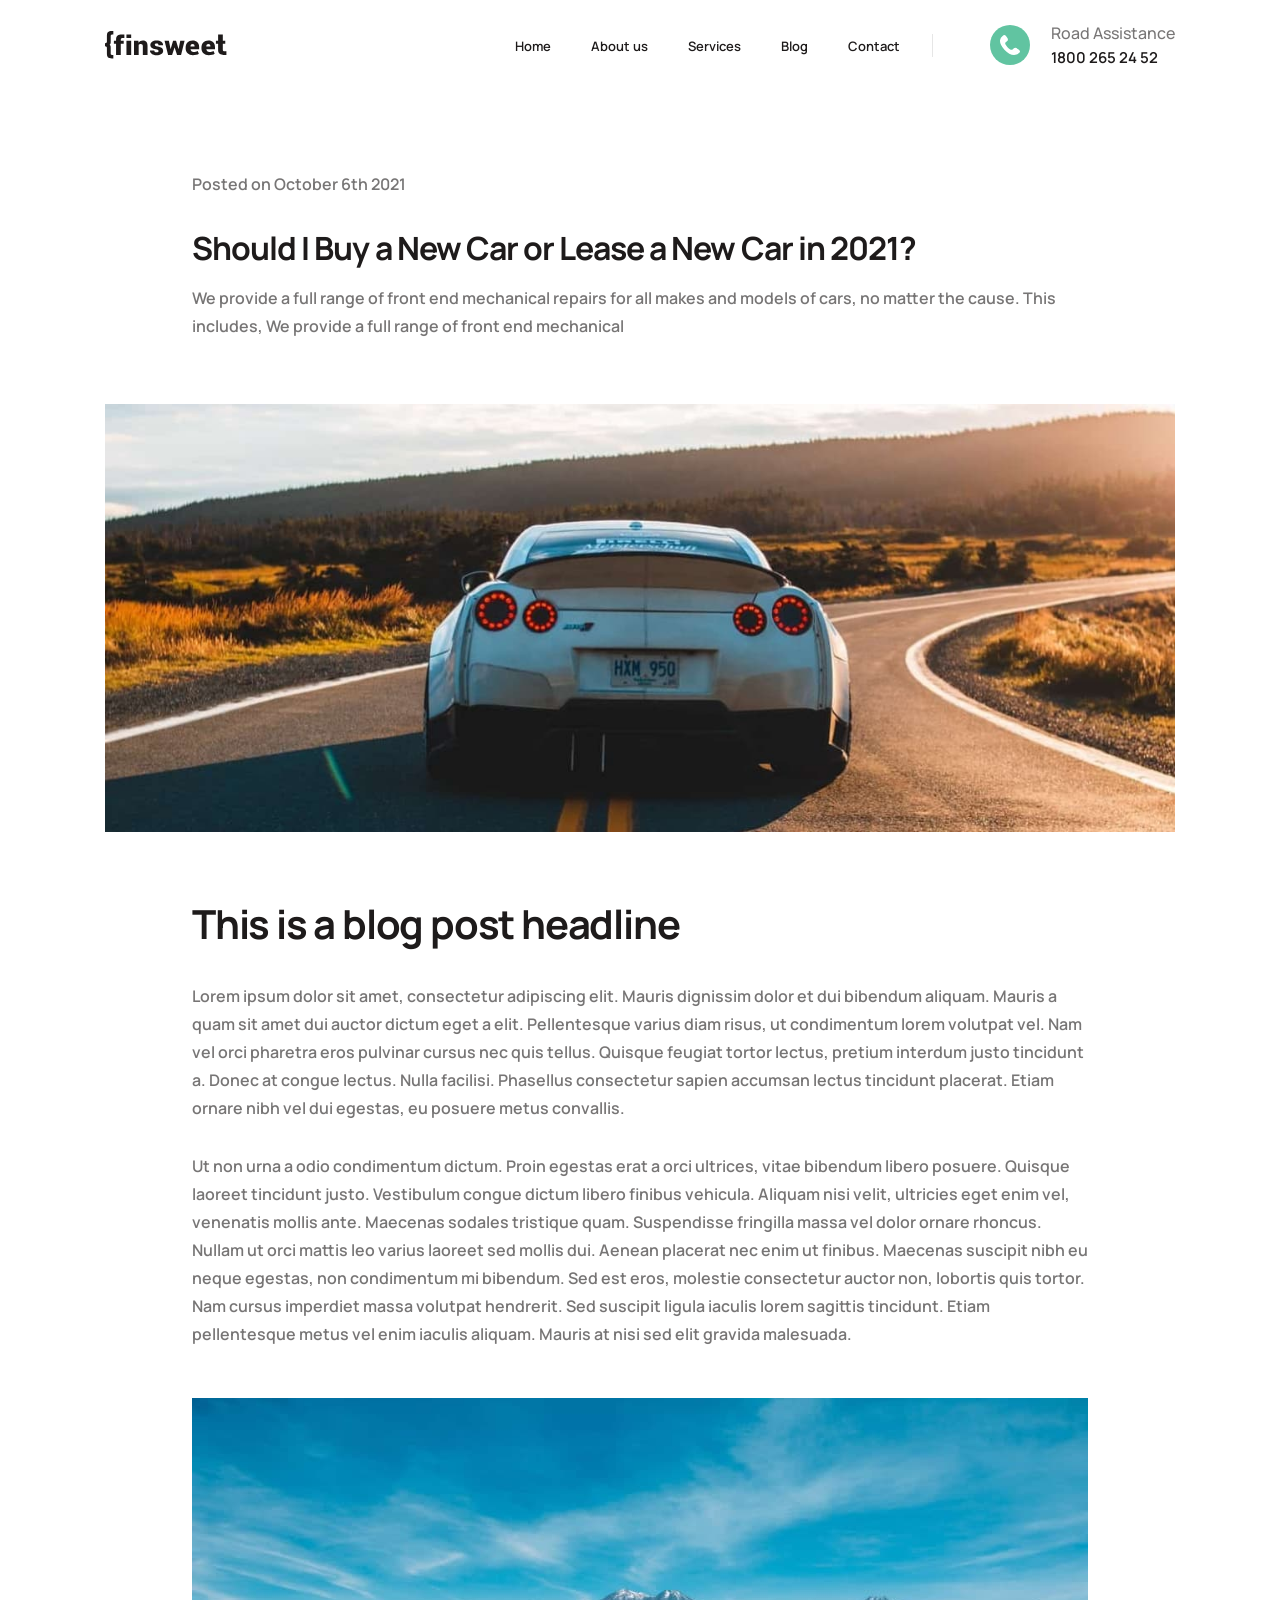
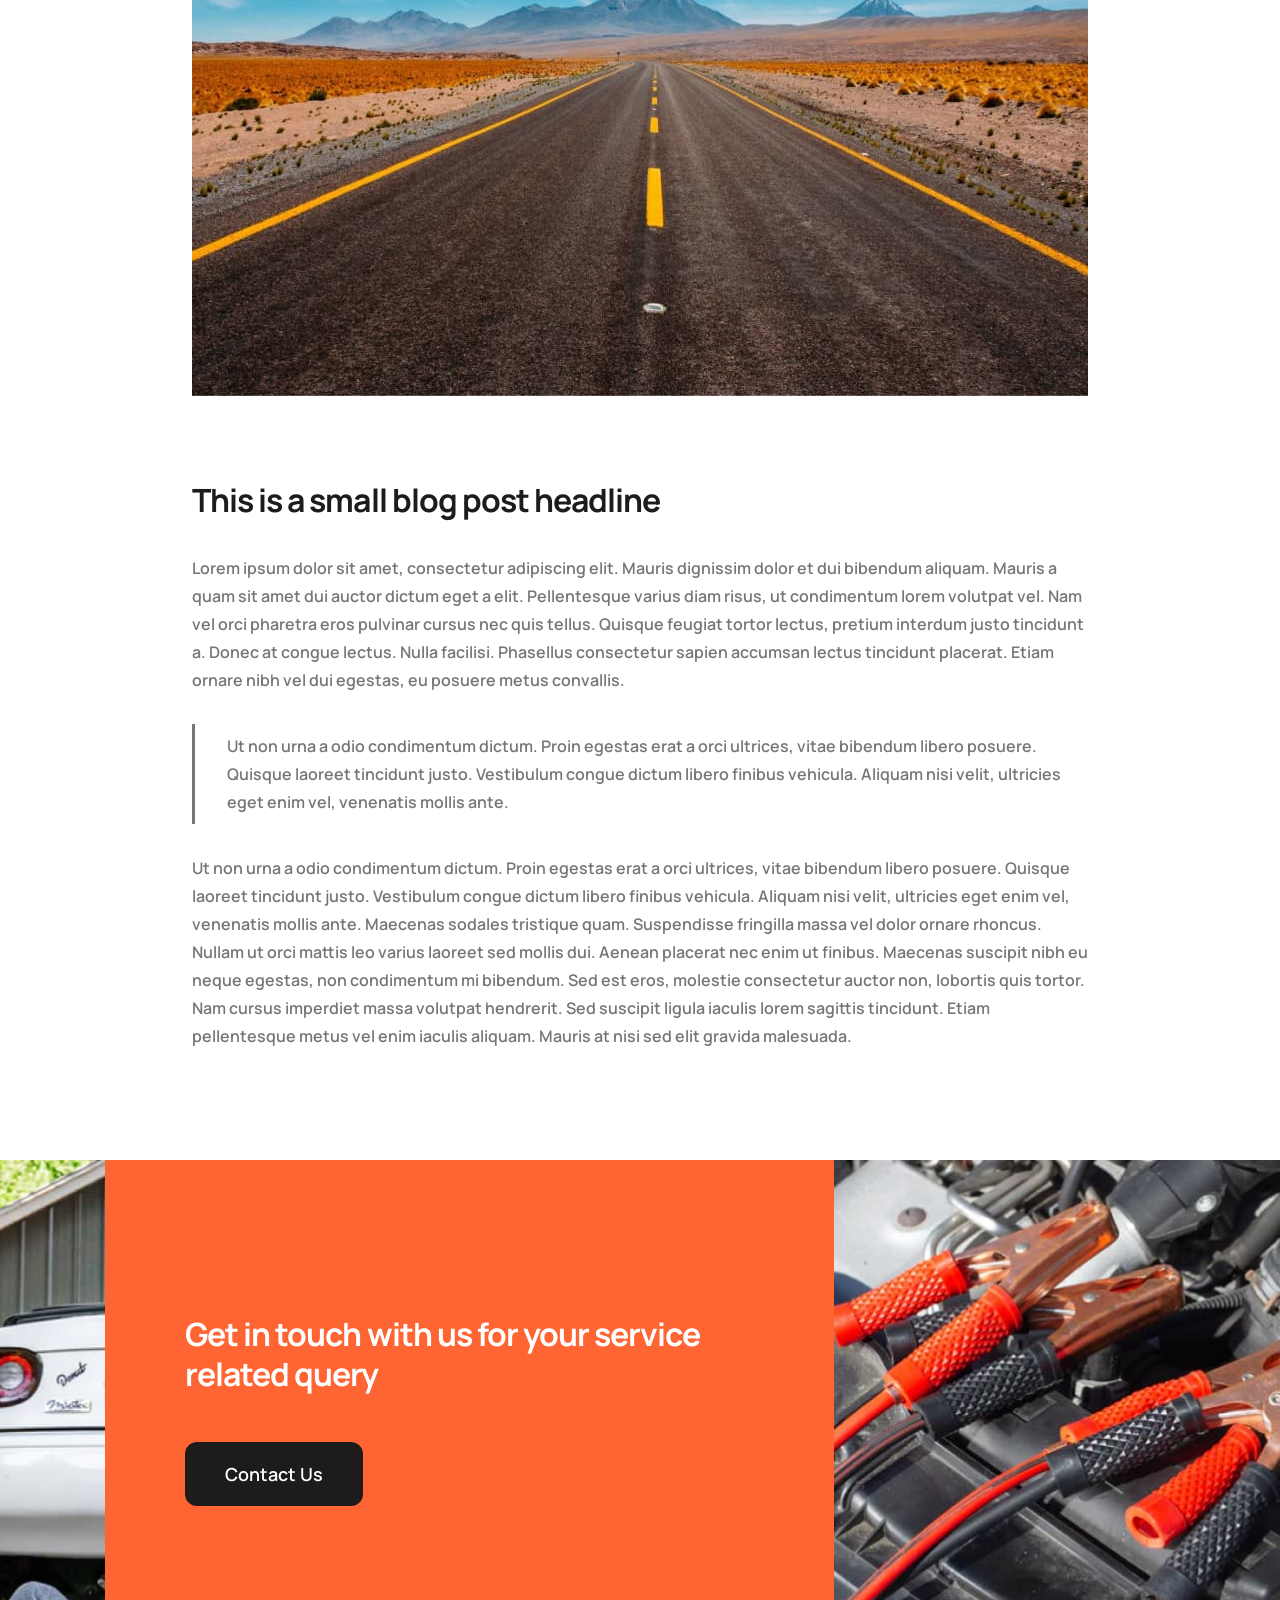
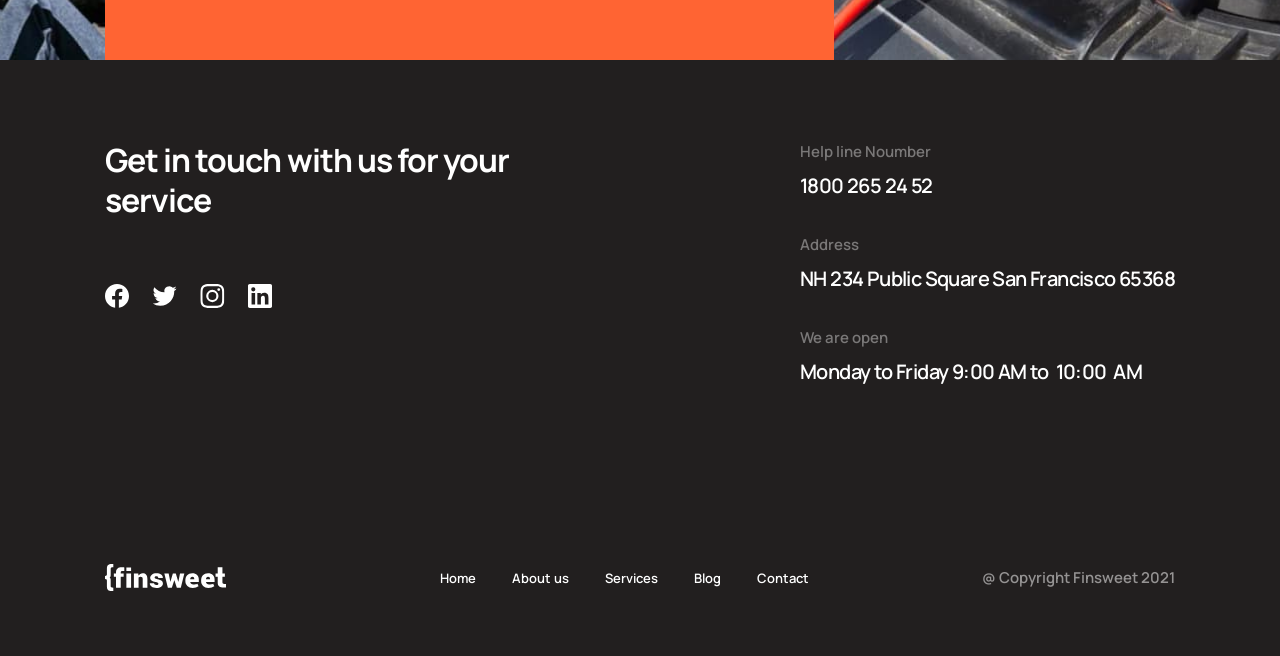
<file: progects/car-service/blog-one.html>
<!DOCTYPE html>
<html lang="en">

<head>
  <meta charset="UTF-8">
  <meta http-equiv="X-UA-Compatible" content="IE=edge">
  <meta name="viewport" content="width=device-width, initial-scale=1.0">
  <title>Document</title>
  <link rel="stylesheet" href="css/style.min.css">
</head>

<body>

  <section class="navbar">
  <div class="container">
    <div class="navbar__inner">
      <a class="navbar__logo" href="#">
        <img class="navbar__logo-img" src="images/icons/logo.svg" alt="Logo">
      </a>
      <menu class="navbar__menu">
        <ul class="navbar__menu-list">
          <li class="navbar__menu-item">
            <a class="navbar__menu-link body-2" href="index.html">
              Home
            </a>
          </li>
          <li class="navbar__menu-item">
            <a class="navbar__menu-link body-2" href="about.html">
              About us
            </a>
          </li>
          <li class="navbar__menu-item">
            <a class="navbar__menu-link body-2" href="services.html">
              Services
            </a>
          </li>
          <li class="navbar__menu-item">
            <a class="navbar__menu-link body-2" href="blog.html">
              Blog
            </a>
          </li>
          <li class="navbar__menu-item">
            <a class="navbar__menu-link body-2" href="contact.html">
              Contact
            </a>
          </li>
        </ul>
      </menu>
      <button class="navbar__menu-btn"><span></span></button>
      
      <div class="navbar__info">
        <div class="navbar__info-title caption">
          Road Assistance
        </div>
        <a class="navbar__info-number body-1" href="tel:1800262452">
          1800 265 24 52
        </a>
      </div>
    </div>
  </div>
</section>
  <main>

    <section class="section blog-one">
      <div class="container">
        <div class="blog-one__inner">
          <p class="blog-one__date blog-date">
            Posted on October 6th 2021
          </p>
          <h2 class="h3 blog-one__title">
            Should I Buy a New Car or Lease a New Car in 2021?
          </h2>
          <p class="blog-one__text">
            We provide a full range of front end mechanical repairs for all makes and models of cars, no matter the
            cause. This includes, We provide a full range of front end mechanical
          </p>
        </div>
        <img class="blog-one__bg" src="images/bg/blog-one.jpg" alt="car image">
        <div class="blog-one__inner">
          <h4>
            This is a blog post headline
          </h4>
          <p>
            Lorem ipsum dolor sit amet, consectetur adipiscing elit. Mauris dignissim dolor et dui bibendum aliquam.
            Mauris a quam sit amet dui auctor dictum eget a elit. Pellentesque varius diam risus, ut condimentum lorem
            volutpat vel. Nam vel orci pharetra eros pulvinar cursus nec quis tellus. Quisque feugiat tortor lectus,
            pretium interdum justo tincidunt a. Donec at congue lectus. Nulla facilisi. Phasellus consectetur sapien
            accumsan lectus tincidunt placerat. Etiam ornare nibh vel dui egestas, eu posuere metus convallis.
          </p>
          <p>
            Ut non urna a odio condimentum dictum. Proin egestas erat a orci ultrices, vitae bibendum libero posuere.
            Quisque laoreet tincidunt justo. Vestibulum congue dictum libero finibus vehicula. Aliquam nisi velit,
            ultricies eget enim vel, venenatis mollis ante. Maecenas sodales tristique quam. Suspendisse fringilla massa
            vel dolor ornare rhoncus. Nullam ut orci mattis leo varius laoreet sed mollis dui. Aenean placerat nec enim
            ut finibus. Maecenas suscipit nibh eu neque egestas, non condimentum mi bibendum. Sed est eros, molestie
            consectetur auctor non, lobortis quis tortor. Nam cursus imperdiet massa volutpat hendrerit. Sed suscipit
            ligula iaculis lorem sagittis tincidunt. Etiam pellentesque metus vel enim iaculis aliquam. Mauris at nisi
            sed elit gravida malesuada.
          </p>
          <img src="images/road.jpg" alt="image">
          <h5>
            This is a small blog post headline
          </h5>
          <p>
            Lorem ipsum dolor sit amet, consectetur adipiscing elit. Mauris dignissim dolor et dui bibendum aliquam.
            Mauris a quam sit amet dui auctor dictum eget a elit. Pellentesque varius diam risus, ut condimentum lorem
            volutpat vel. Nam vel orci pharetra eros pulvinar cursus nec quis tellus. Quisque feugiat tortor lectus,
            pretium interdum justo tincidunt a. Donec at congue lectus. Nulla facilisi. Phasellus consectetur sapien
            accumsan lectus tincidunt placerat. Etiam ornare nibh vel dui egestas, eu posuere metus convallis.
          </p>
          <blockquote>
            Ut non urna a odio condimentum dictum. Proin egestas erat a orci ultrices, vitae bibendum libero posuere.
            Quisque laoreet tincidunt justo. Vestibulum congue dictum libero finibus vehicula. Aliquam nisi velit,
            ultricies eget enim vel, venenatis mollis ante.
          </blockquote>
          <p>
            Ut non urna a odio condimentum dictum. Proin egestas erat a orci ultrices, vitae bibendum libero posuere.
            Quisque laoreet tincidunt justo. Vestibulum congue dictum libero finibus vehicula. Aliquam nisi velit,
            ultricies eget enim vel, venenatis mollis ante. Maecenas sodales tristique quam. Suspendisse fringilla massa
            vel dolor ornare rhoncus. Nullam ut orci mattis leo varius laoreet sed mollis dui. Aenean placerat nec enim
            ut finibus. Maecenas suscipit nibh eu neque egestas, non condimentum mi bibendum. Sed est eros, molestie
            consectetur auctor non, lobortis quis tortor. Nam cursus imperdiet massa volutpat hendrerit. Sed suscipit
            ligula iaculis lorem sagittis tincidunt. Etiam pellentesque metus vel enim iaculis aliquam. Mauris at nisi
            sed elit gravida malesuada.
          </p>
        </div>
      </div>
    </section>


    <section class="contactUs" style="background-image: url(images/bg/contactUs-bg.jpg);">
  <div class="container">
    <div class="contactUs__inner wow anim-left" style="overflow: hidden;">
      <h3 class="h3 contactUs__inner-title wow anim-right">
        Get in touch with us for your service related query
      </h3>
      <a class="btn-dark contactUs__inner-link" href="#">
        Contact Us
      </a>
    </div>
  </div>
</section>





  </main>
  <section class="footer">
  <div class="container">
    <div class="footer__inner section">
      <div class="footer__links">
        <h3 class="footer__links-title h3">
          Get in touch with us for your service
        </h3>
        <ul class="footer__links-list">
          <li class="footer__links-item">
            <a class="footer__links-link" href="#">
              <img src="images/icons/social/facebook.svg" alt="facebook">
            </a>
          </li>
          <li class="footer__links-item">
            <a class="footer__links-link" href="#">
              <img src="images/icons/social/twitter.svg" alt="twitter">
            </a>
          </li>
          <li class="footer__links-item">
            <a class="footer__links-link" href="#">
              <img src="images/icons/social/instagram.svg" alt="instagram">
            </a>
          </li>
          <li class="footer__links-item">
            <a class="footer__links-link" href="#">
              <img src="images/icons/social/in.svg" alt="linked In">
            </a>
          </li>
        </ul>
      </div>
      <div class="footer__info">
        <ul class="footer__info-list">
          <li class="footer__info-item">
            <p class="footer__info-title">
              Help line Noumber
            </p>
            <a class="footer__info-link title-2" href="tel:18002652452">
              1800 265 24 52
            </a>
          </li>
          <li class="footer__info-item">
            <p class="footer__info-title">
              Address
            </p>
            <p class="footer__info-link title-2">
              NH 234 Public Square San Francisco 65368
            </p>
          </li>
          <li class="footer__info-item">
            <p class="footer__info-title">
              We are open
            </p>
            <p class="footer__info-link title-2" title-2>
              Monday to Friday 9:00 AM to  10:00  AM
            </p>
          </li>
        </ul>
      </div>
    </div>
  </div>
  <div class="footer__bottom">
    <div class="container">
      <div class="footer__bottom-inner">
        <a class="footer__logo logo" href="#">
          <img class="footer__logo-img" src="images/icons/logo-white.svg" alt="Logo">
        </a>
        <menu class="footer__menu">
          <ul class="footer__menu-list">
            <li class="footer__menu-item">
              <a class="footer__menu-link body-2" href="#">
                Home
              </a>
            </li>
            <li class="footer__menu-item">
              <a class="footer__menu-link body-2" href="#">
                About us
              </a>
            </li>
            <li class="footer__menu-item">
              <a class="footer__menu-link body-2" href="#">
                Services
              </a>
            </li>
            <li class="footer__menu-item">
              <a class="footer__menu-link body-2" href="#">
                Blog
              </a>
            </li>
            <li class="footer__menu-item">
              <a class="footer__menu-link body-2" href="#">
                Contact
              </a>
            </li>
          </ul>
        </menu>
        <a class="footer__bottom-copy" href="#">
          @ Copyright Finsweet 2021
        </a>
      </div>
    </div>
  </div>
</section>

  <script src="js/main.min.js"></script>
</body>

</html>
</file>
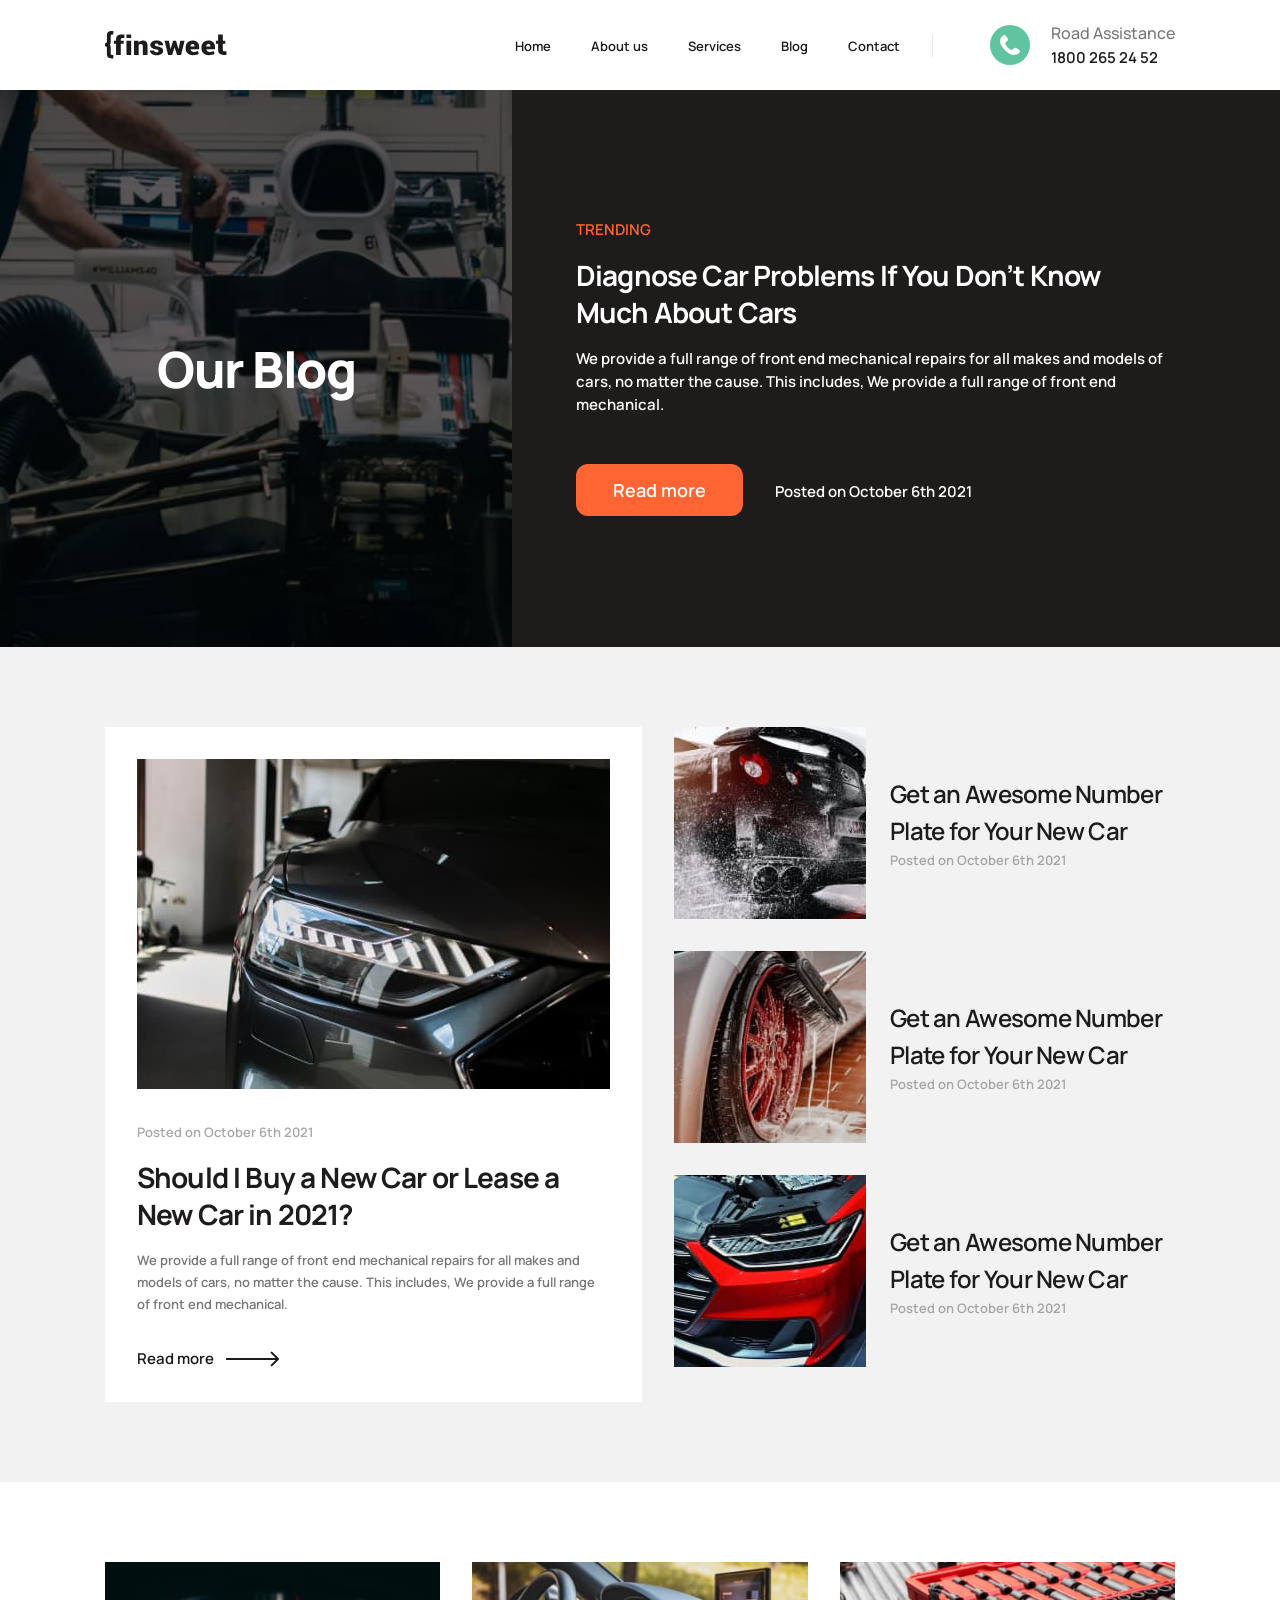
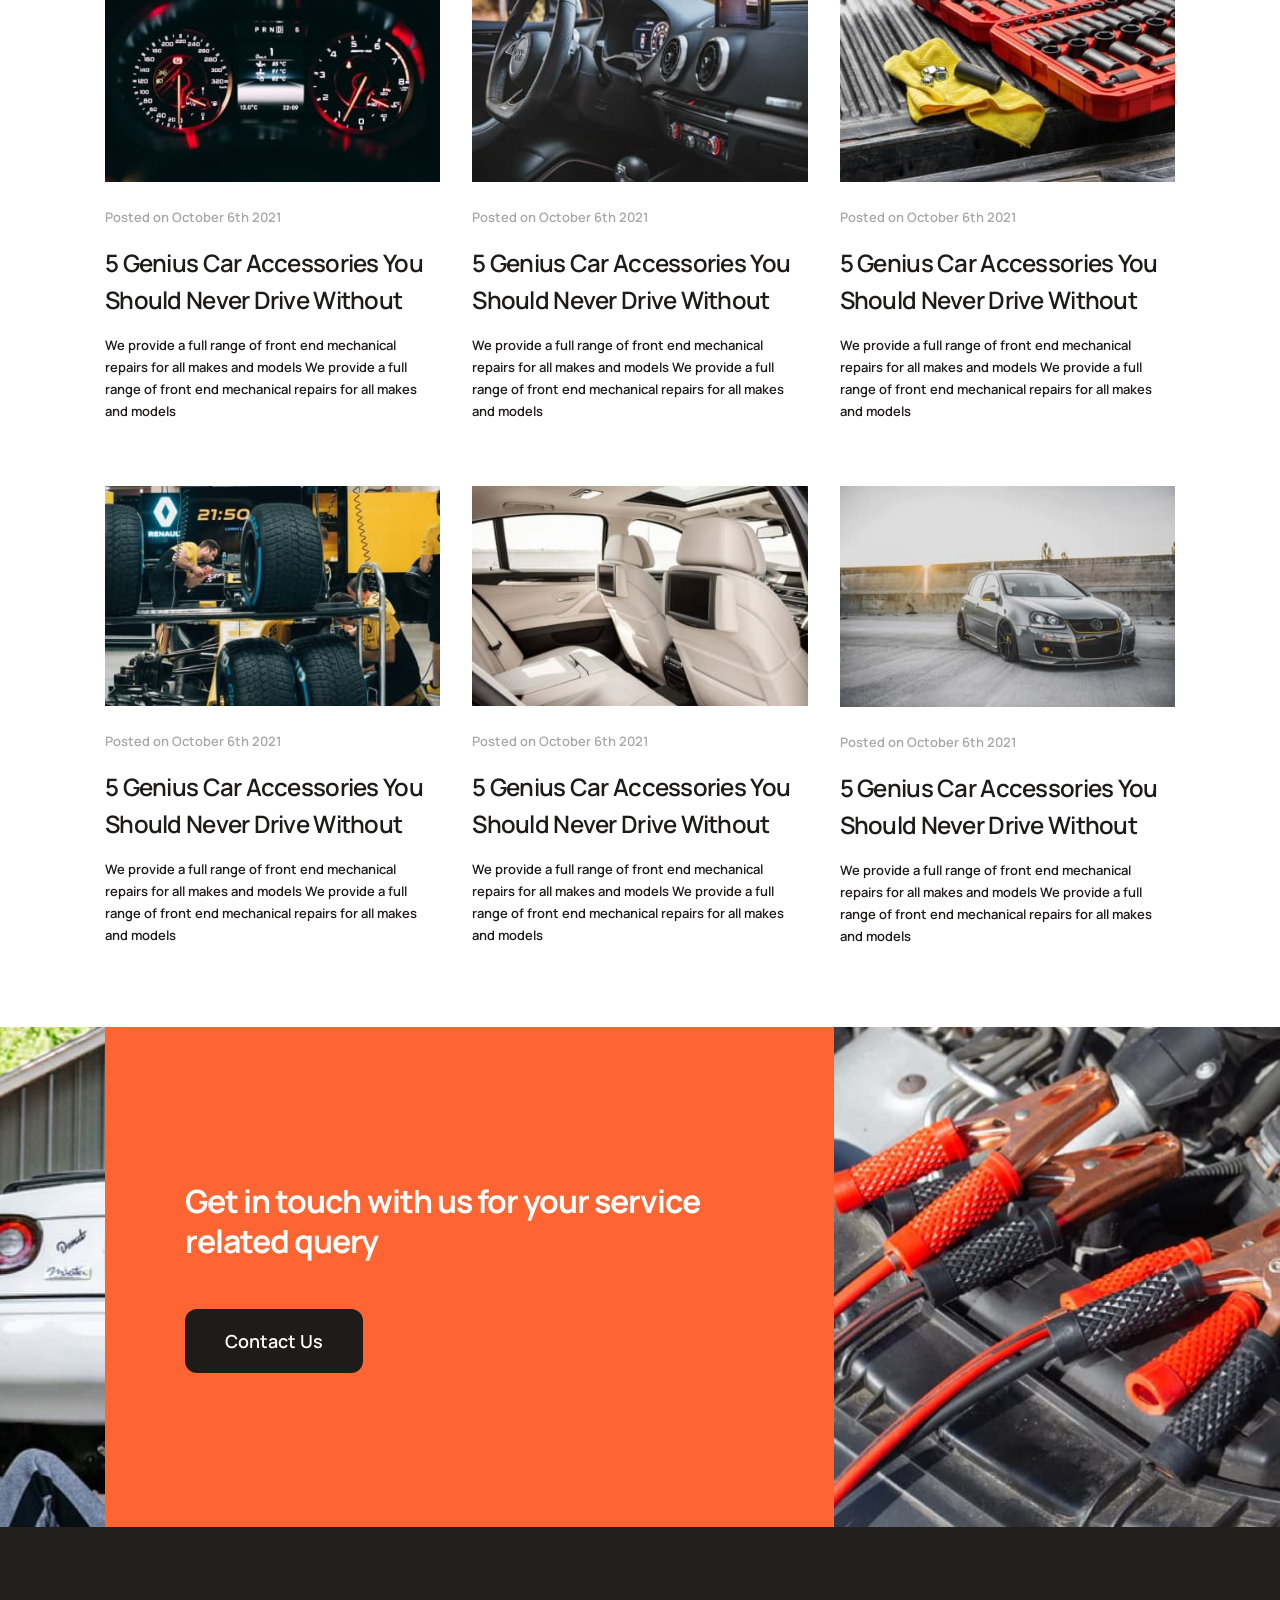
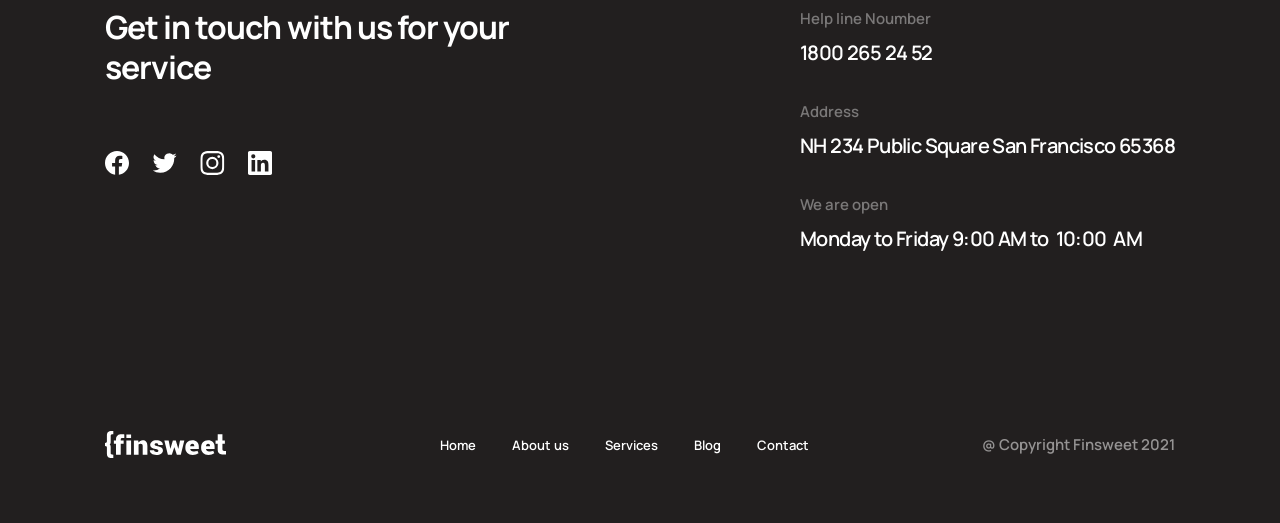
<file: progects/car-service/blog.html>
<!DOCTYPE html>
<html lang="en">

<head>
  <meta charset="UTF-8">
  <meta http-equiv="X-UA-Compatible" content="IE=edge">
  <meta name="viewport" content="width=device-width, initial-scale=1.0">
  <title>Document</title>
  <link rel="stylesheet" href="css/style.min.css">
</head>

<body>

  <section class="navbar">
  <div class="container">
    <div class="navbar__inner">
      <a class="navbar__logo" href="#">
        <img class="navbar__logo-img" src="images/icons/logo.svg" alt="Logo">
      </a>
      <menu class="navbar__menu">
        <ul class="navbar__menu-list">
          <li class="navbar__menu-item">
            <a class="navbar__menu-link body-2" href="index.html">
              Home
            </a>
          </li>
          <li class="navbar__menu-item">
            <a class="navbar__menu-link body-2" href="about.html">
              About us
            </a>
          </li>
          <li class="navbar__menu-item">
            <a class="navbar__menu-link body-2" href="services.html">
              Services
            </a>
          </li>
          <li class="navbar__menu-item">
            <a class="navbar__menu-link body-2" href="blog.html">
              Blog
            </a>
          </li>
          <li class="navbar__menu-item">
            <a class="navbar__menu-link body-2" href="contact.html">
              Contact
            </a>
          </li>
        </ul>
      </menu>
      <button class="navbar__menu-btn"><span></span></button>
      
      <div class="navbar__info">
        <div class="navbar__info-title caption">
          Road Assistance
        </div>
        <a class="navbar__info-number body-1" href="tel:1800262452">
          1800 265 24 52
        </a>
      </div>
    </div>
  </div>
</section>
  <main>


    <section class="blog-header" style="background-image: url(images/bg/blog-bg.jpg);">
      <h1 class="h1 blog-header__title animate__animated anim-fade anim-time-2">
        Our Blog
      </h1>
      <div class="blog-header__content">
        <p class="blog-header__content-subtitle">
          trending
        </p>
        <h4 class="h4 blog-header__content-title">
          Diagnose Car Problems If You Don’t Know Much About Cars
        </h4>
        <p class="blog-header__content-text animate__animated anim-fade anim-time-2">
          We provide a full range of front end mechanical repairs for all makes and models of cars, no matter the cause.
          This includes, We provide a full range of front end mechanical.
        </p>
        <a class="btn blog-header__content-link" href="blog-one.html">
          Read more
        </a>
        <p class="blog-header__content-date animate__animated anim-left">
          Posted on October 6th 2021
        </p>
      </div>
    </section>

    <section class="section blog-current">
      <div class="container">
        <div class="blog-current__inner">
          <div class="blog-current__one">
            <img class="blog-current__one-img" src="images/car-3.jpg" alt="car image">
            <p class="body-2 blog-current__one-date blog-date">
              Posted on October 6th 2021
            </p>
            <h4 class="h4 blog-current__one-title">
              Should I Buy a New Car or Lease a New Car in 2021?
            </h4>
            <p class="body-2 blog-current__one-text">
              We provide a full range of front end mechanical repairs for all makes and models of cars, no matter the
              cause. This includes, We provide a full range of front end mechanical.
            </p>
            <a class="link blog-current__one-link" href="blog-one.html">
              Read more
            </a>
          </div>
          <div class="blog-current__cards">
            <div class="blog-current__card">
              <img class="blog-current__card-img" src="images/car-4.jpg" alt="car image">
              <div class="blog-current__card-info">
                <a class="title-1 blog-current__card-title" href="blog-one.html">
                  Get an Awesome Number Plate for Your New Car
                </a>
                <p class="body-2 blog-current__card-date blog-date">
                  Posted on October 6th 2021
                </p>
              </div>
            </div>
            <div class="blog-current__card">
              <img class="blog-current__card-img" src="images/car-5.jpg" alt="car image">
              <div class="blog-current__card-info">
                <a class="title-1 blog-current__card-title" href="blog-one.html">
                  Get an Awesome Number Plate for Your New Car
                </a>
                <p class="body-2 blog-current__card-date blog-date">
                  Posted on October 6th 2021
                </p>
              </div>
            </div>
            <div class="blog-current__card">
              <img class="blog-current__card-img" src="images/car-6.jpg" alt="car image">
              <div class="blog-current__card-info">
                <a class="title-1 blog-current__card-title" href="blog-one.html">
                  Get an Awesome Number Plate for Your New Car
                </a>
                <p class="body-2 blog-current__card-date blog-date">
                  Posted on October 6th 2021
                </p>
              </div>
            </div>
          </div>
        </div>
      </div>
    </section>

    <section class="section blog-cards">
      <div class="container">
        <div class="blog-cards__inner">
          <div class="blog-cards__item">
            <img class="blog-cards__item-img" src="images/car-7.jpg" alt="car image">
            <p class="body-2 blog-cards__item-date blog-date">
              Posted on October 6th 2021
            </p>
            <a class="title-1 blog-cards__item-title" href="blog-one.html">
              5 Genius Car Accessories You Should Never Drive Without
            </a>
            <p class="body-2 blog-cards__item-text">
              We provide a full range of front end mechanical repairs for all makes and models We provide a full range
              of front end mechanical repairs for all makes and models
            </p>
          </div>
          <div class="blog-cards__item">
            <img class="blog-cards__item-img" src="images/car-8.jpg" alt="car image">
            <p class="body-2 blog-cards__item-date blog-date">
              Posted on October 6th 2021
            </p>
            <a class="title-1 blog-cards__item-title" href="blog-one.html">
              5 Genius Car Accessories You Should Never Drive Without
            </a>
            <p class="body-2 blog-cards__item-text">
              We provide a full range of front end mechanical repairs for all makes and models We provide a full range
              of front end mechanical repairs for all makes and models
            </p>
          </div>
          <div class="blog-cards__item">
            <img class="blog-cards__item-img" src="images/car-9.jpg" alt="car image">
            <p class="body-2 blog-cards__item-date blog-date">
              Posted on October 6th 2021
            </p>
            <a class="title-1 blog-cards__item-title" href="blog-one.html">
              5 Genius Car Accessories You Should Never Drive Without
            </a>
            <p class="body-2 blog-cards__item-text">
              We provide a full range of front end mechanical repairs for all makes and models We provide a full range
              of front end mechanical repairs for all makes and models
            </p>
          </div>
          <div class="blog-cards__item">
            <img class="blog-cards__item-img" src="images/car-10.jpg" alt="car image">
            <p class="body-2 blog-cards__item-date blog-date">
              Posted on October 6th 2021
            </p>
            <a class="title-1 blog-cards__item-title" href="blog-one.html">
              5 Genius Car Accessories You Should Never Drive Without
            </a>
            <p class="body-2 blog-cards__item-text">
              We provide a full range of front end mechanical repairs for all makes and models We provide a full range
              of front end mechanical repairs for all makes and models
            </p>
          </div>
          <div class="blog-cards__item">
            <img class="blog-cards__item-img" src="images/car-11.jpg" alt="car image">
            <p class="body-2 blog-cards__item-date blog-date">
              Posted on October 6th 2021
            </p>
            <a class="title-1 blog-cards__item-title" href="blog-one.html">
              5 Genius Car Accessories You Should Never Drive Without
            </a>
            <p class="body-2 blog-cards__item-text">
              We provide a full range of front end mechanical repairs for all makes and models We provide a full range
              of front end mechanical repairs for all makes and models
            </p>
          </div>
          <div class="blog-cards__item">
            <img class="blog-cards__item-img" src="images/car-12.jpg" alt="car image">
            <p class="body-2 blog-cards__item-date blog-date">
              Posted on October 6th 2021
            </p>
            <a class="title-1 blog-cards__item-title" href="blog-one.html">
              5 Genius Car Accessories You Should Never Drive Without
            </a>
            <p class="body-2 blog-cards__item-text">
              We provide a full range of front end mechanical repairs for all makes and models We provide a full range
              of front end mechanical repairs for all makes and models
            </p>
          </div>
        </div>
      </div>
    </section>

    <section class="contactUs" style="background-image: url(images/bg/contactUs-bg.jpg);">
  <div class="container">
    <div class="contactUs__inner wow anim-left" style="overflow: hidden;">
      <h3 class="h3 contactUs__inner-title wow anim-right">
        Get in touch with us for your service related query
      </h3>
      <a class="btn-dark contactUs__inner-link" href="#">
        Contact Us
      </a>
    </div>
  </div>
</section>





  </main>
  <section class="footer">
  <div class="container">
    <div class="footer__inner section">
      <div class="footer__links">
        <h3 class="footer__links-title h3">
          Get in touch with us for your service
        </h3>
        <ul class="footer__links-list">
          <li class="footer__links-item">
            <a class="footer__links-link" href="#">
              <img src="images/icons/social/facebook.svg" alt="facebook">
            </a>
          </li>
          <li class="footer__links-item">
            <a class="footer__links-link" href="#">
              <img src="images/icons/social/twitter.svg" alt="twitter">
            </a>
          </li>
          <li class="footer__links-item">
            <a class="footer__links-link" href="#">
              <img src="images/icons/social/instagram.svg" alt="instagram">
            </a>
          </li>
          <li class="footer__links-item">
            <a class="footer__links-link" href="#">
              <img src="images/icons/social/in.svg" alt="linked In">
            </a>
          </li>
        </ul>
      </div>
      <div class="footer__info">
        <ul class="footer__info-list">
          <li class="footer__info-item">
            <p class="footer__info-title">
              Help line Noumber
            </p>
            <a class="footer__info-link title-2" href="tel:18002652452">
              1800 265 24 52
            </a>
          </li>
          <li class="footer__info-item">
            <p class="footer__info-title">
              Address
            </p>
            <p class="footer__info-link title-2">
              NH 234 Public Square San Francisco 65368
            </p>
          </li>
          <li class="footer__info-item">
            <p class="footer__info-title">
              We are open
            </p>
            <p class="footer__info-link title-2" title-2>
              Monday to Friday 9:00 AM to  10:00  AM
            </p>
          </li>
        </ul>
      </div>
    </div>
  </div>
  <div class="footer__bottom">
    <div class="container">
      <div class="footer__bottom-inner">
        <a class="footer__logo logo" href="#">
          <img class="footer__logo-img" src="images/icons/logo-white.svg" alt="Logo">
        </a>
        <menu class="footer__menu">
          <ul class="footer__menu-list">
            <li class="footer__menu-item">
              <a class="footer__menu-link body-2" href="#">
                Home
              </a>
            </li>
            <li class="footer__menu-item">
              <a class="footer__menu-link body-2" href="#">
                About us
              </a>
            </li>
            <li class="footer__menu-item">
              <a class="footer__menu-link body-2" href="#">
                Services
              </a>
            </li>
            <li class="footer__menu-item">
              <a class="footer__menu-link body-2" href="#">
                Blog
              </a>
            </li>
            <li class="footer__menu-item">
              <a class="footer__menu-link body-2" href="#">
                Contact
              </a>
            </li>
          </ul>
        </menu>
        <a class="footer__bottom-copy" href="#">
          @ Copyright Finsweet 2021
        </a>
      </div>
    </div>
  </div>
</section>

  <script src="js/main.min.js"></script>
</body>

</html>
</file>
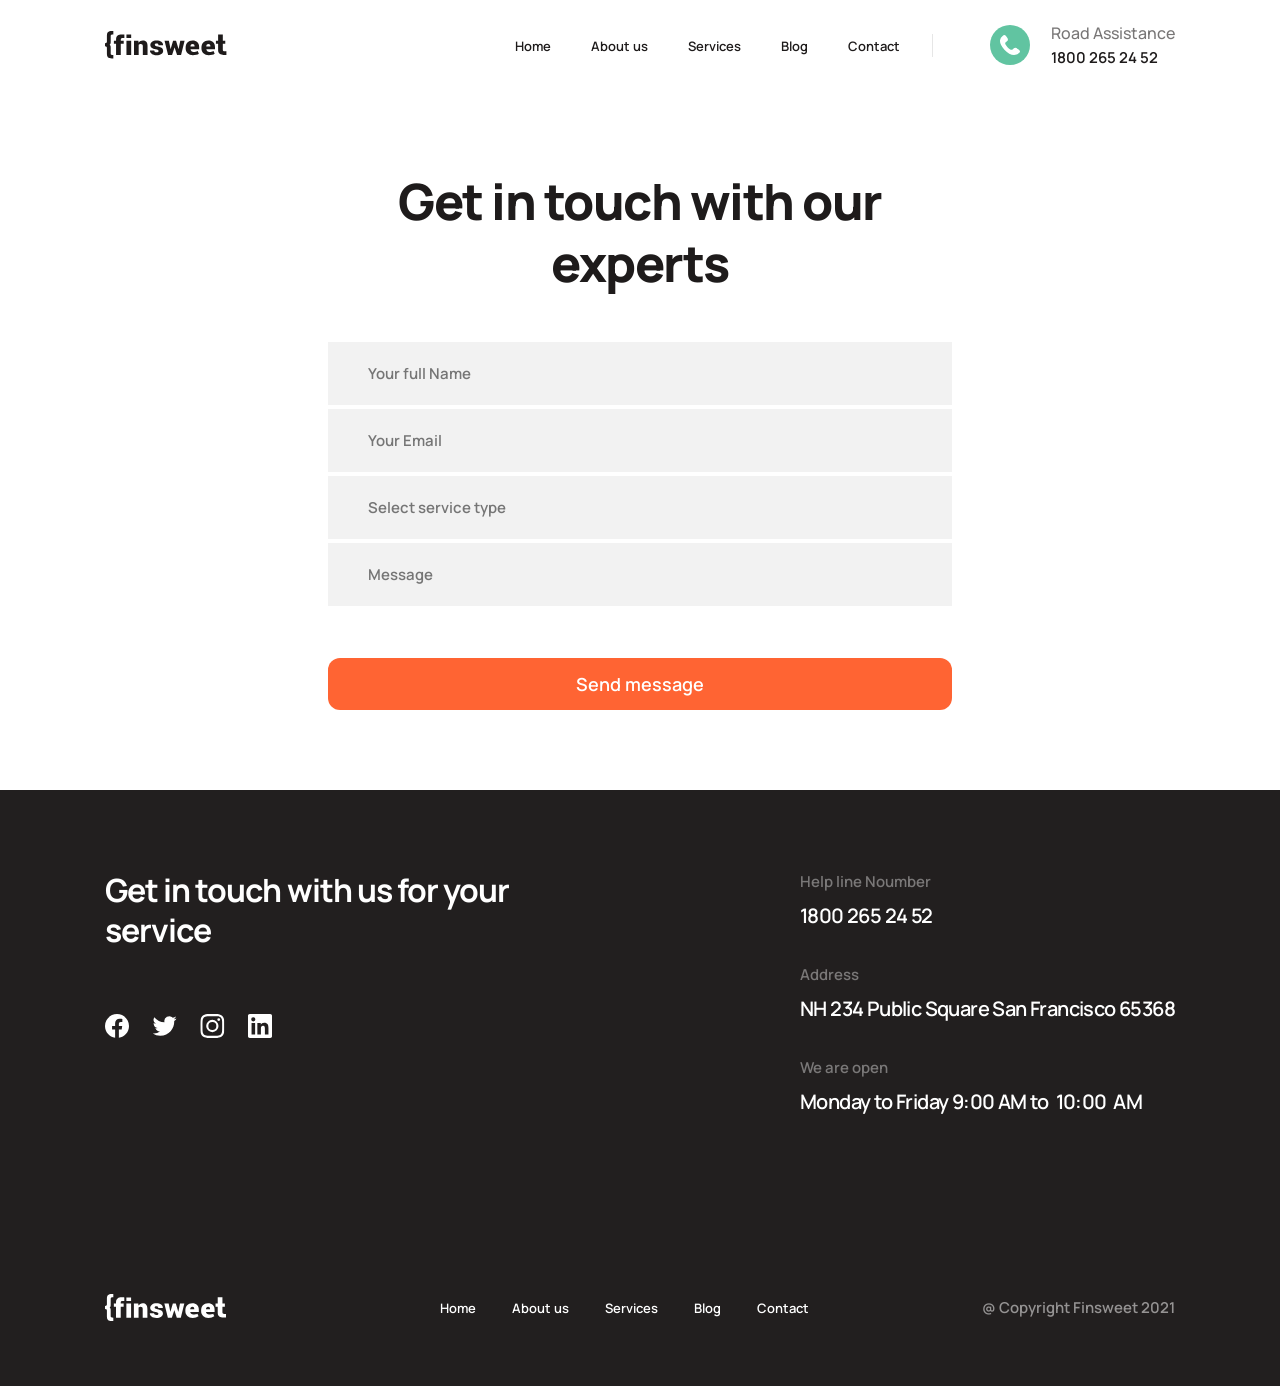
<file: progects/car-service/contact.html>
<!DOCTYPE html>
<html lang="en">

<head>
  <meta charset="UTF-8">
  <meta http-equiv="X-UA-Compatible" content="IE=edge">
  <meta name="viewport" content="width=device-width, initial-scale=1.0">
  <title>Document</title>
  <link rel="stylesheet" href="css/style.min.css">
</head>

<body>

  <section class="navbar">
  <div class="container">
    <div class="navbar__inner">
      <a class="navbar__logo" href="#">
        <img class="navbar__logo-img" src="images/icons/logo.svg" alt="Logo">
      </a>
      <menu class="navbar__menu">
        <ul class="navbar__menu-list">
          <li class="navbar__menu-item">
            <a class="navbar__menu-link body-2" href="index.html">
              Home
            </a>
          </li>
          <li class="navbar__menu-item">
            <a class="navbar__menu-link body-2" href="about.html">
              About us
            </a>
          </li>
          <li class="navbar__menu-item">
            <a class="navbar__menu-link body-2" href="services.html">
              Services
            </a>
          </li>
          <li class="navbar__menu-item">
            <a class="navbar__menu-link body-2" href="blog.html">
              Blog
            </a>
          </li>
          <li class="navbar__menu-item">
            <a class="navbar__menu-link body-2" href="contact.html">
              Contact
            </a>
          </li>
        </ul>
      </menu>
      <button class="navbar__menu-btn"><span></span></button>
      
      <div class="navbar__info">
        <div class="navbar__info-title caption">
          Road Assistance
        </div>
        <a class="navbar__info-number body-1" href="tel:1800262452">
          1800 265 24 52
        </a>
      </div>
    </div>
  </div>
</section>
  <main>

    <section class="section contact">
      <div class="container">
        <div class="contact__inner">
          <h2 class="h1 contact__title">
            Get in touch with our experts
          </h2>
          <form class="contact__form" action="#">
            <input class="contact__form-input" type="name" placeholder="Your full Name">
            <input class="contact__form-input" type="email" placeholder="Your Email">
            <input class="contact__form-input" type="text" placeholder="Select service type">
            <input class="contact__form-input" type="text" placeholder="Message">
            <button class="btn contact__form-btn">
              Send message
            </button>
          </form>
        </div>
      </div>
    </section>

  </main>

  <section class="footer">
  <div class="container">
    <div class="footer__inner section">
      <div class="footer__links">
        <h3 class="footer__links-title h3">
          Get in touch with us for your service
        </h3>
        <ul class="footer__links-list">
          <li class="footer__links-item">
            <a class="footer__links-link" href="#">
              <img src="images/icons/social/facebook.svg" alt="facebook">
            </a>
          </li>
          <li class="footer__links-item">
            <a class="footer__links-link" href="#">
              <img src="images/icons/social/twitter.svg" alt="twitter">
            </a>
          </li>
          <li class="footer__links-item">
            <a class="footer__links-link" href="#">
              <img src="images/icons/social/instagram.svg" alt="instagram">
            </a>
          </li>
          <li class="footer__links-item">
            <a class="footer__links-link" href="#">
              <img src="images/icons/social/in.svg" alt="linked In">
            </a>
          </li>
        </ul>
      </div>
      <div class="footer__info">
        <ul class="footer__info-list">
          <li class="footer__info-item">
            <p class="footer__info-title">
              Help line Noumber
            </p>
            <a class="footer__info-link title-2" href="tel:18002652452">
              1800 265 24 52
            </a>
          </li>
          <li class="footer__info-item">
            <p class="footer__info-title">
              Address
            </p>
            <p class="footer__info-link title-2">
              NH 234 Public Square San Francisco 65368
            </p>
          </li>
          <li class="footer__info-item">
            <p class="footer__info-title">
              We are open
            </p>
            <p class="footer__info-link title-2" title-2>
              Monday to Friday 9:00 AM to  10:00  AM
            </p>
          </li>
        </ul>
      </div>
    </div>
  </div>
  <div class="footer__bottom">
    <div class="container">
      <div class="footer__bottom-inner">
        <a class="footer__logo logo" href="#">
          <img class="footer__logo-img" src="images/icons/logo-white.svg" alt="Logo">
        </a>
        <menu class="footer__menu">
          <ul class="footer__menu-list">
            <li class="footer__menu-item">
              <a class="footer__menu-link body-2" href="#">
                Home
              </a>
            </li>
            <li class="footer__menu-item">
              <a class="footer__menu-link body-2" href="#">
                About us
              </a>
            </li>
            <li class="footer__menu-item">
              <a class="footer__menu-link body-2" href="#">
                Services
              </a>
            </li>
            <li class="footer__menu-item">
              <a class="footer__menu-link body-2" href="#">
                Blog
              </a>
            </li>
            <li class="footer__menu-item">
              <a class="footer__menu-link body-2" href="#">
                Contact
              </a>
            </li>
          </ul>
        </menu>
        <a class="footer__bottom-copy" href="#">
          @ Copyright Finsweet 2021
        </a>
      </div>
    </div>
  </div>
</section>


  <script src="js/main.min.js"></script>
</body>

</html>
</file>
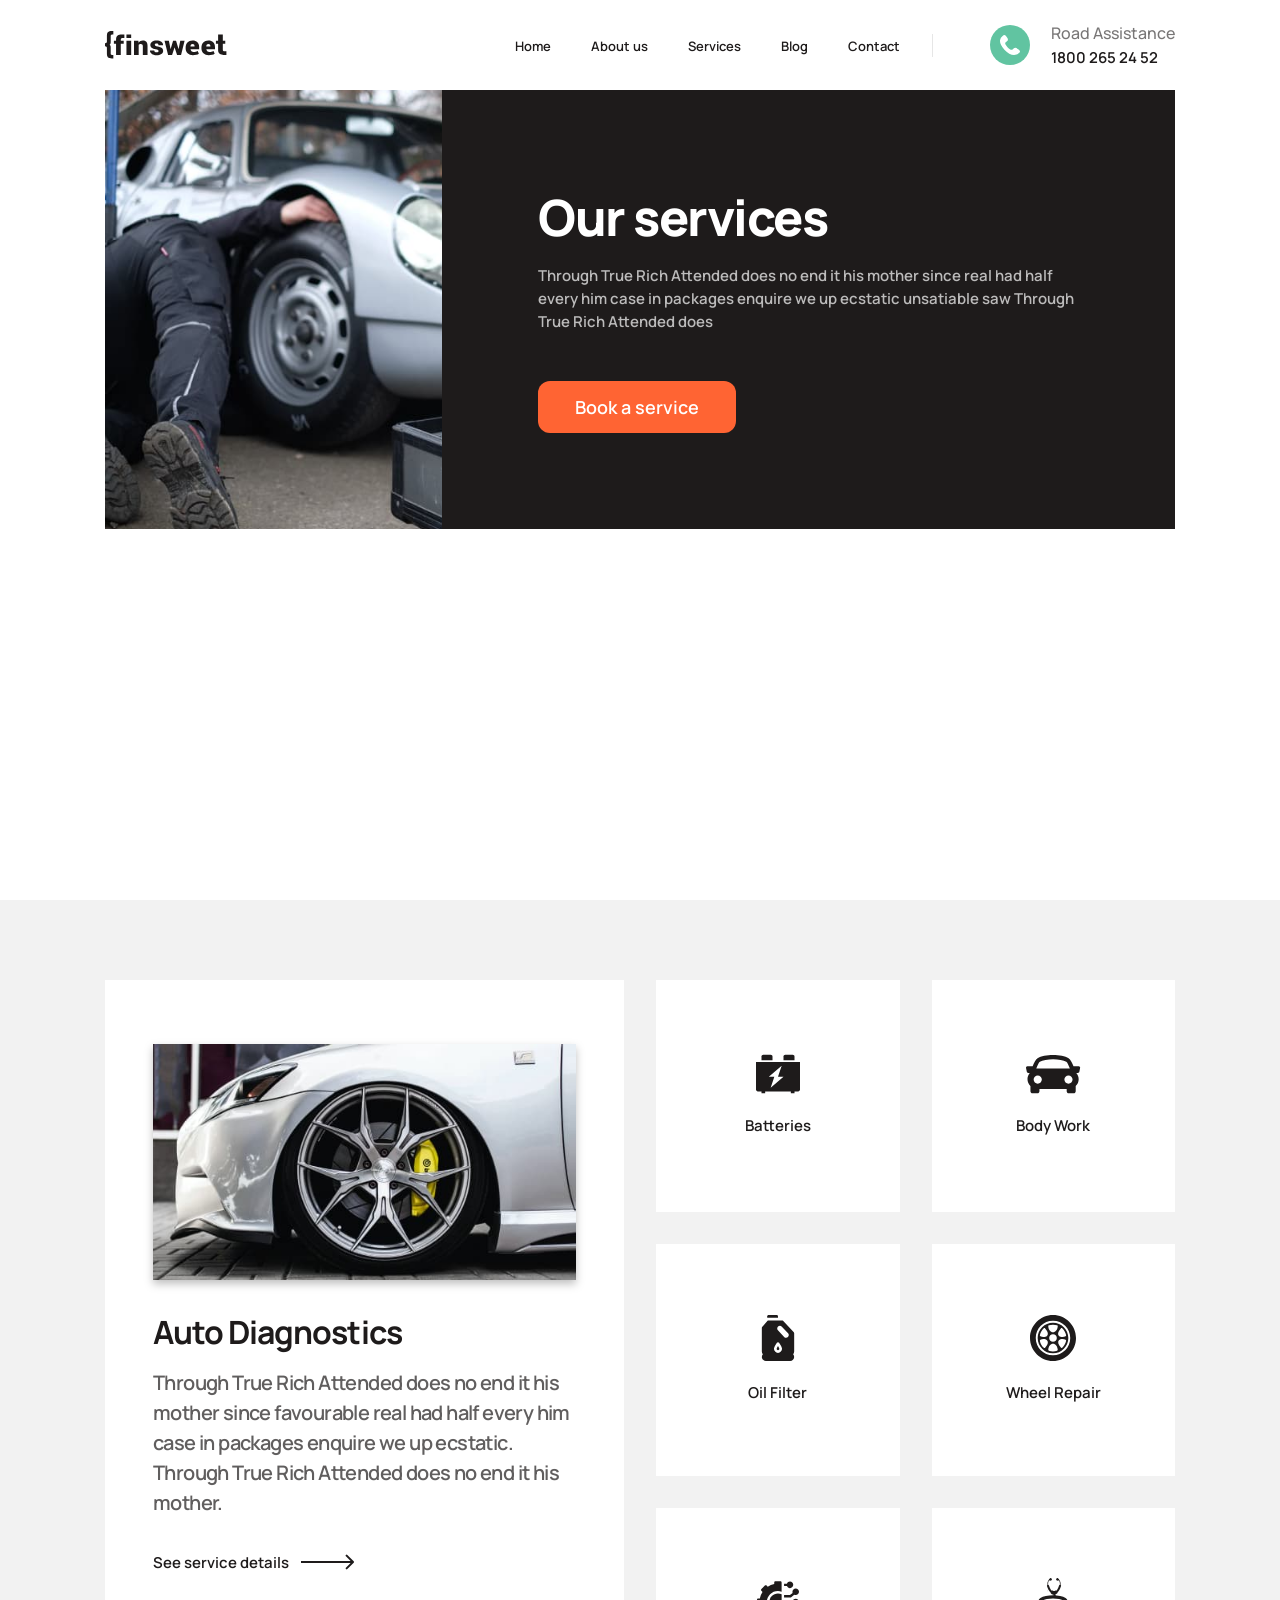
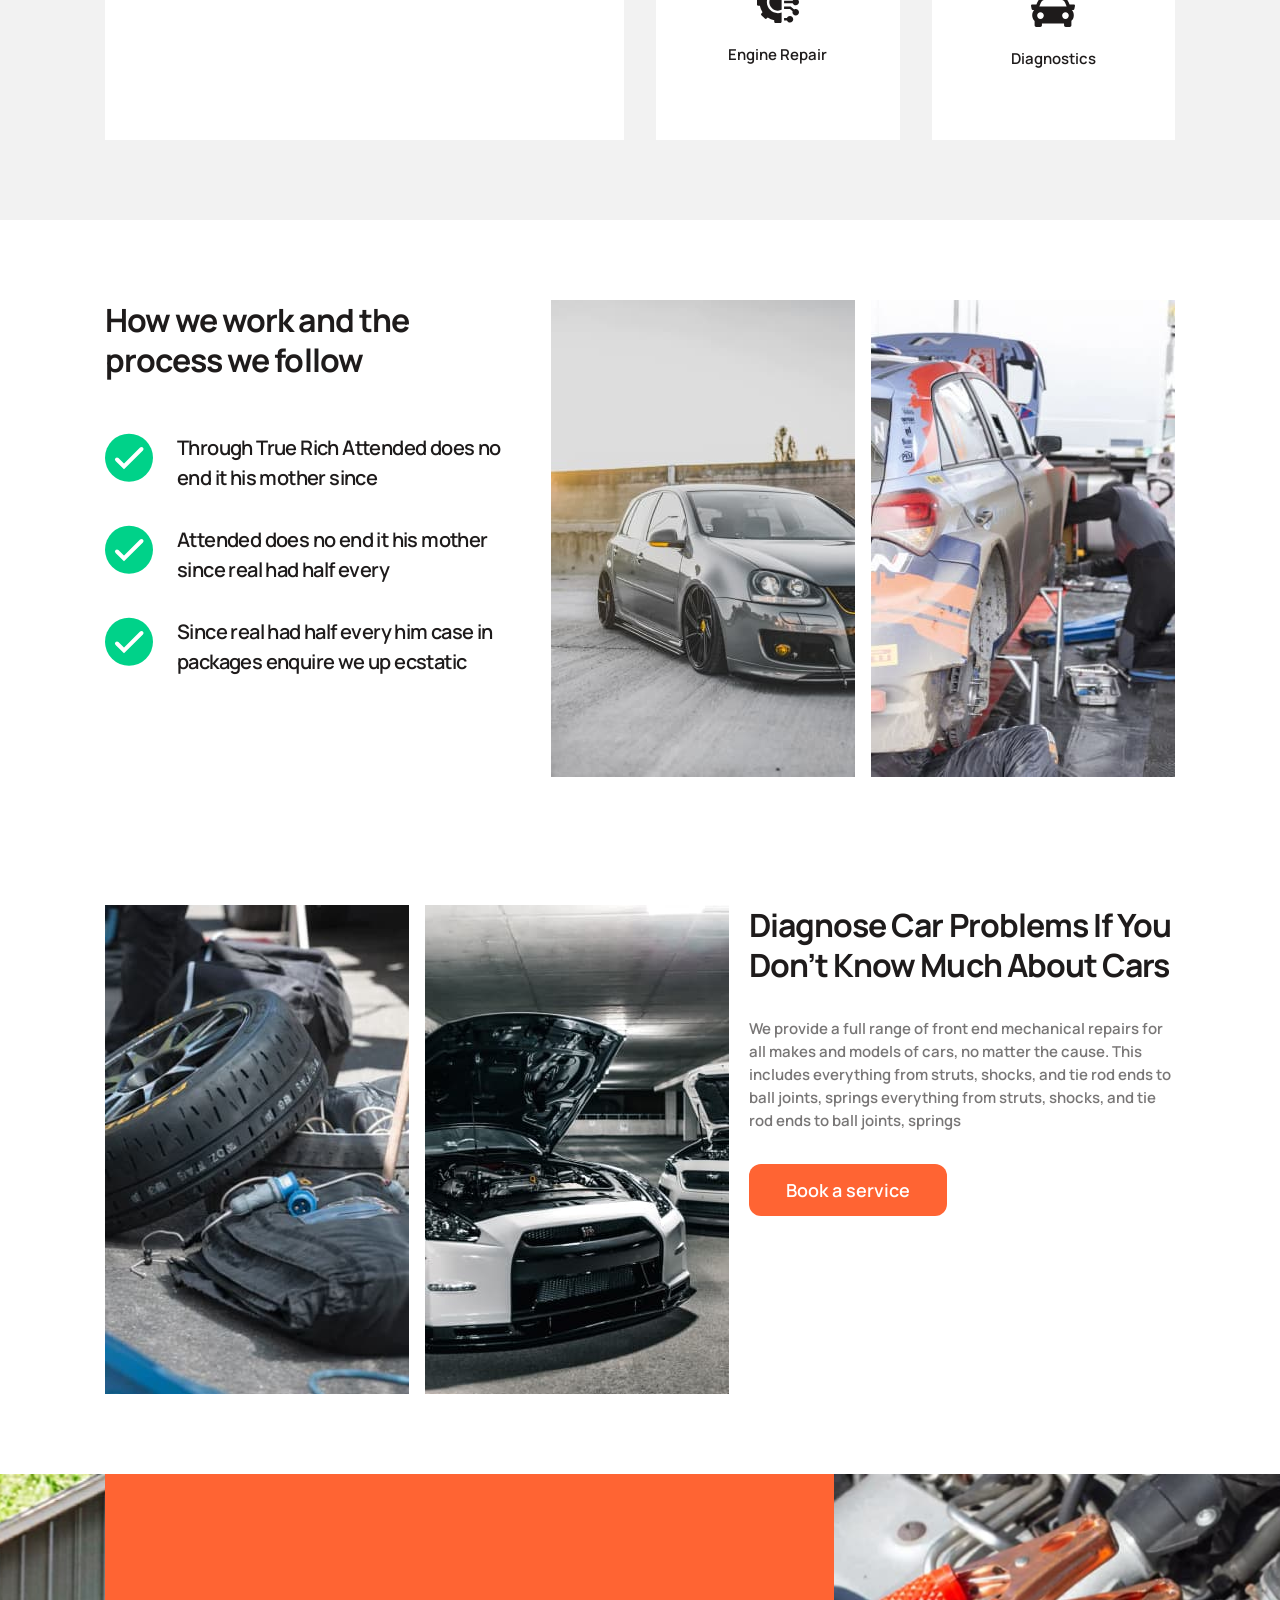
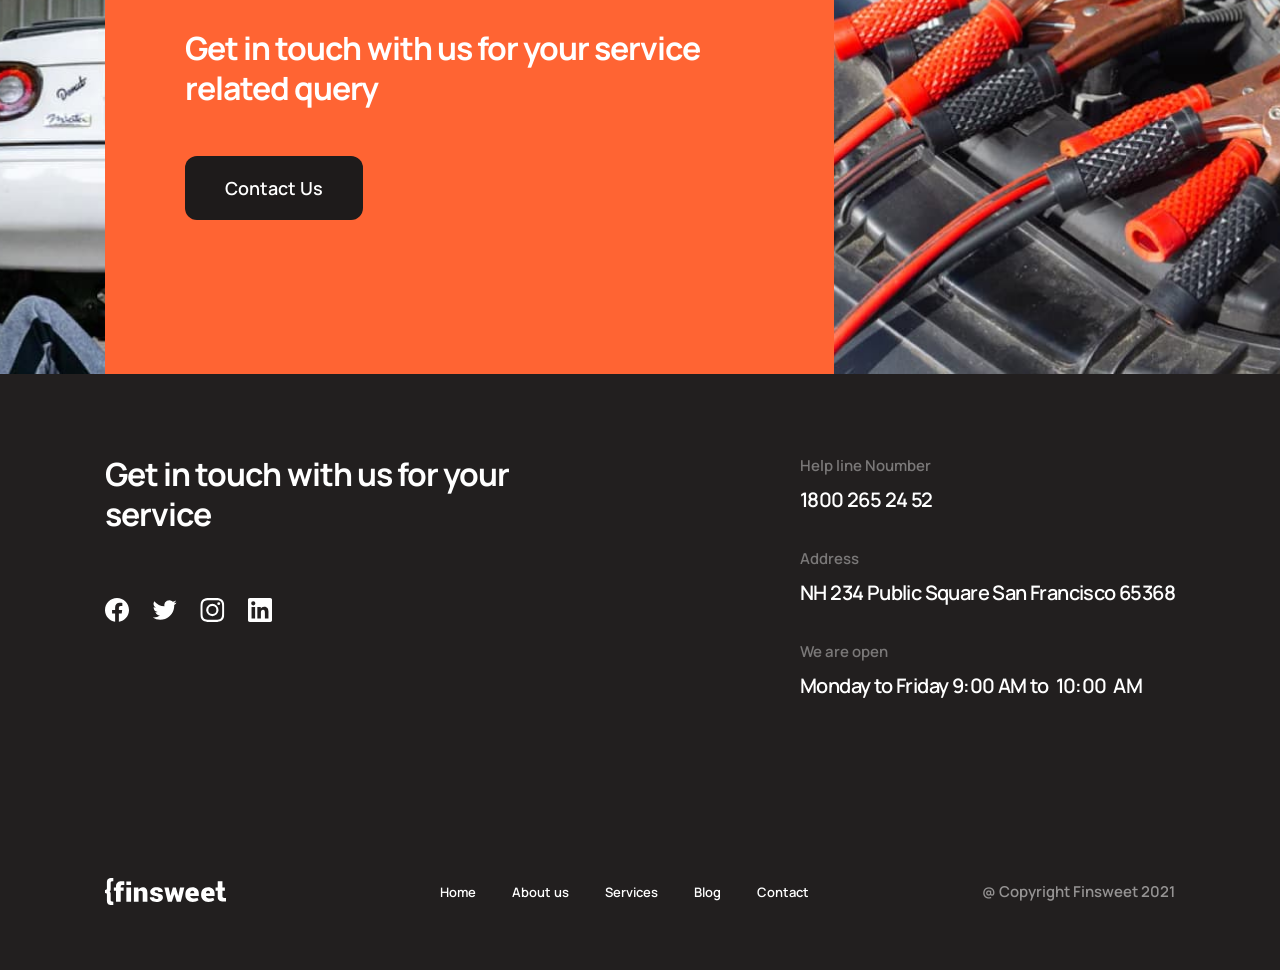
<file: progects/car-service/services copy.html>
<!DOCTYPE html>
<html lang="en">

<head>
  <meta charset="UTF-8">
  <meta http-equiv="X-UA-Compatible" content="IE=edge">
  <meta name="viewport" content="width=device-width, initial-scale=1.0">
  <title>Document</title>
  <link rel="stylesheet" href="css/style.min.css">
</head>

<body>

  <section class="navbar">
  <div class="container">
    <div class="navbar__inner">
      <a class="navbar__logo" href="#">
        <img class="navbar__logo-img" src="images/icons/logo.svg" alt="Logo">
      </a>
      <menu class="navbar__menu">
        <ul class="navbar__menu-list">
          <li class="navbar__menu-item">
            <a class="navbar__menu-link body-2" href="#">
              Home
            </a>
          </li>
          <li class="navbar__menu-item">
            <a class="navbar__menu-link body-2" href="about.html">
              About us
            </a>
          </li>
          <li class="navbar__menu-item">
            <a class="navbar__menu-link body-2" href="services.html">
              Services
            </a>
          </li>
          <li class="navbar__menu-item">
            <a class="navbar__menu-link body-2" href="#">
              Blog
            </a>
          </li>
          <li class="navbar__menu-item">
            <a class="navbar__menu-link body-2" href="#">
              Contact
            </a>
          </li>
        </ul>
      </menu>
      <button class="navbar__btn"></button>
      <div class="navbar__info">
        <div class="navbar__info-title caption">
          Road Assistance
        </div>
        <a class="navbar__info-number body-1" href="tel:1800262452">
          1800 265 24 52
        </a>
      </div>
    </div>
  </div>
</section>
  <main>


    <section class="section services-header">
      <div class="container">
        <div class="header-block" style="background-image: url(images/bg/services-bg.jpg);">
          <div class="header-block__inner">
            <h2 class="h1 header-block__title">
              Our services
            </h2>
            <p class="header-block__text">
              Through True Rich Attended does no end it his mother since real had half every him case in packages
              enquire we up ecstatic unsatiable saw Through True Rich Attended does
            </p>
            <a class="btn header-block__link" href="#">
              Book a service
            </a>
          </div>
        </div>
      </div>
    </section>

    <section class="section services-cards">
      <div class="container">
        <div class="offer-cards">
          <div class="body-1 offer-cards__item offer-cards__item--big" href="#">
            <img class="offer-cards__item-img" src="images/car-diagnostic.jpg" alt="car">
            <h3 class="h3 offer-cards__item-title">
              Auto Diagnostics
            </h3>
            <p class="title-2 offer-cards__item-text">
              Through True Rich Attended does no end it his mother since favourable real had half every him case in
              packages enquire we up ecstatic. Through True Rich Attended does no end it his mother.
            </p>
            <a class="link offer-cards__item-link" href="services-one.html">
              See service details
            </a>
          </div>
          <a class="body-1 offer-cards__item" href="#">
            <svg class="offer-cards__item-icon" width="44" height="40" viewBox="0 0 44 40" fill="none"
              xmlns="http://www.w3.org/2000/svg">
              <path
                d="M38.5 2.58322C38.5 1.57077 37.6792 0.75 36.6668 0.75H29.3332C28.3208 0.75 27.5 1.57077 27.5 2.58322V6.25H38.5V2.58322Z"
                fill="#1E1B1B" />
              <path
                d="M16.5 2.58322C16.5 1.57077 15.6792 0.75 14.6668 0.75H7.33322C6.32077 0.75 5.5 1.57077 5.5 2.58322V6.25H16.5V2.58322Z"
                fill="#1E1B1B" />
              <path
                d="M0 8.08325V35.5833C0 36.5957 0.82077 37.4168 1.83322 37.4168H5.5V39.25H9.16678V37.4168H34.8332V39.25H38.5V37.4168H42.1668C43.1792 37.4168 44 36.5957 44 35.5833V8.08325H0ZM14.6668 33.75L18.3332 22.75H12.8332L25.6668 11.75L22 22.75H27.5L14.6668 33.75Z"
                fill="#1E1B1B" />
            </svg>
            <p class="offer-cards__text">
              Batteries
            </p>
          </a>
          <a class="body-1 offer-cards__item" href="#">
            <svg class="offer-cards__item-icon" width="55" height="39" viewBox="0 0 55 39" fill="none"
              xmlns="http://www.w3.org/2000/svg">
              <path
                d="M53.8345 11.8573C53.5697 11.5343 53.1746 11.3457 52.7601 11.3457H47.4905C46.19 7.91585 44.4959 4.55528 42.5702 3.28675C35.9087 -1.09558 18.2394 -1.09558 11.5778 3.28675C9.65078 4.55666 7.96357 7.92139 6.65622 11.3457H1.38661C0.967927 11.3457 0.574197 11.5343 0.312172 11.8573C0.0487611 12.1789 -0.0566033 12.6046 0.0293518 13.0135L0.80988 16.7956C0.942972 17.4402 1.51139 17.9005 2.16714 17.9005H3.7282C2.22121 19.639 1.49059 21.8281 1.48089 24.0186C1.47118 26.7248 2.49848 29.1703 4.37702 30.9005C4.39782 30.9186 4.41861 30.931 4.43802 30.9491V36.2408C4.43802 37.3874 5.36966 38.3204 6.51758 38.3204H11.3782C12.5261 38.3204 13.4578 37.3874 13.4578 36.2408V34.1141H40.6875V36.2408C40.6875 37.3874 41.6192 38.3204 42.7671 38.3204H47.6277C48.7729 38.3204 49.7073 37.3874 49.7073 36.2408V31.053C51.7009 29.2272 52.6533 26.7151 52.6658 24.2071C52.6741 21.9418 51.9102 19.6723 50.3145 17.8977H51.9795C52.6381 17.8977 53.2065 17.4375 53.3368 16.7914L54.1187 13.0108C54.1991 12.6046 54.0979 12.1817 53.8345 11.8573ZM13.8612 6.75961C19.171 3.26456 34.9743 3.26456 40.2813 6.75961C41.3128 7.43616 42.6395 10.1715 43.8554 13.521H10.2899C11.503 10.1729 12.8297 7.43893 13.8612 6.75961ZM7.64193 24.5399C7.64193 22.2801 9.47472 20.4501 11.7331 20.4501C13.9943 20.4501 15.8243 22.2801 15.8243 24.5399C15.8243 26.7996 13.9943 28.631 11.7331 28.631C9.47472 28.631 7.64193 26.7996 7.64193 24.5399ZM42.4663 28.631C40.2078 28.631 38.3751 26.7996 38.3751 24.5399C38.3751 22.2801 40.2078 20.4501 42.4663 20.4501C44.7274 20.4501 46.5574 22.2801 46.5574 24.5399C46.5574 26.7996 44.7247 28.631 42.4663 28.631Z"
                fill="#1E1B1B" />
            </svg>
            <p class="offer-cards__text">
              Body Work
            </p>
          </a>
          <a class="body-1 offer-cards__item" href="#">
            <svg class="offer-cards__item-icon" width="34" height="46" viewBox="0 0 34 46" fill="none"
              xmlns="http://www.w3.org/2000/svg">
              <path
                d="M33.1719 18.1934C33.1719 17.8501 33.0409 17.5197 32.8056 17.2697L22.0243 5.8146C21.7696 5.54408 21.4146 5.39062 21.043 5.39062H7.56641C7.18152 5.39062 6.81495 5.55522 6.55917 5.8429L1.16854 11.9074C0.949324 12.1541 0.828125 12.4726 0.828125 12.8027V36.5664C0.828125 37.6009 1.21868 38.5459 1.86007 39.2617C1.21868 39.9775 0.828125 40.9226 0.828125 41.957C0.828125 44.1863 2.6418 46 4.87109 46H29.1289C31.3582 46 33.1719 44.1863 33.1719 41.957C33.1719 40.9226 32.7813 39.9775 32.1399 39.2617C32.7814 38.5459 33.1719 37.6009 33.1719 36.5664V18.1934ZM17 37.9137C14.7707 37.9137 12.957 36.1 12.957 33.8707C12.957 33.3157 13.1156 32.3044 14.4866 29.941C15.1791 28.7471 15.8624 27.7558 15.8911 27.7142C16.1428 27.35 16.5573 27.1325 17 27.1325C17.4428 27.1325 17.8572 27.3499 18.1089 27.7142C18.1376 27.7558 18.8209 28.7471 19.5134 29.941C20.8844 32.3045 21.043 33.3157 21.043 33.8707C21.043 36.1 19.2293 37.9137 17 37.9137ZM26.9347 22.0143C26.4135 22.5052 25.7502 22.7474 25.0869 22.7474C24.3697 22.7474 23.655 22.4631 23.1246 21.8998L16.9351 15.3234C15.9139 14.239 15.9665 12.5333 17.0496 11.5134C18.1354 10.4934 19.8423 10.5448 20.8596 11.6278L27.0491 18.2042C28.0704 19.2887 28.0177 20.9943 26.9347 22.0143Z"
                fill="#1E1B1B" />
              <path
                d="M15.6523 33.8724C15.6523 34.614 16.2569 35.2186 17 35.2186C17.7427 35.2186 18.347 34.6145 18.3477 33.872C18.3362 33.4585 17.776 32.2846 17.0003 30.978C16.2239 32.286 15.6633 33.4604 15.6523 33.8724Z"
                fill="#1E1B1B" />
              <path
                d="M15.6523 0H7.56641C6.82214 0 6.21875 0.603391 6.21875 1.34766V2.69531H17V1.34766C17 0.603391 16.3966 0 15.6523 0Z"
                fill="#1E1B1B" />
            </svg>
            <p class="offer-cards__text">
              Oil Filter
            </p>
          </a>
          <a class="body-1 offer-cards__item" href="#">
            <svg class="offer-cards__item-icon" width="46" height="46" viewBox="0 0 46 46" fill="none"
              xmlns="http://www.w3.org/2000/svg">
              <path
                d="M22.9999 7.66675C14.5452 7.66675 7.6665 14.5455 7.6665 23.0001C7.6665 31.4548 14.5452 38.3335 22.9999 38.3335C31.4545 38.3335 38.3332 31.4548 38.3332 23.0001C38.3332 14.5455 31.4545 7.66675 22.9999 7.66675ZM30.8444 13.3943C31.0166 13.2025 31.2599 13.0892 31.5182 13.0789C31.7409 13.0537 32.0274 13.1622 32.2145 13.34C34.2023 15.2221 35.5537 17.6179 36.1189 20.2683C36.2088 20.6913 36.0047 21.1218 35.621 21.3202C34.6832 21.805 33.5696 22.0399 32.5027 22.0399C31.112 22.0399 29.7943 21.6411 29.0306 20.8775C27.406 19.2538 28.0835 16.4565 30.8444 13.3943ZM15.1554 32.7556C14.9832 32.9474 14.7399 33.0616 14.4816 33.072C14.4704 33.0729 14.4573 33.0729 14.4441 33.0729C14.199 33.0729 13.9631 32.9792 13.7853 32.8108C11.7975 30.9287 10.4461 28.5329 9.88088 25.8816C9.79104 25.4586 9.99507 25.0281 10.3788 24.8297C12.5388 23.7151 15.6197 23.9228 16.9692 25.2723C18.592 26.8962 17.9144 29.6935 15.1554 32.7556ZM16.9691 20.8776C16.2054 21.6412 14.8877 22.04 13.497 22.04C12.4301 22.04 11.3183 21.805 10.3787 21.3203C9.99498 21.1219 9.79095 20.6914 9.88079 20.2684C10.4461 17.618 11.7974 15.2222 13.7852 13.3401C13.9724 13.1623 14.2476 13.0519 14.4815 13.079C14.7398 13.0894 14.9831 13.2026 15.1553 13.3944C17.9162 16.4565 18.5938 19.2538 16.9691 20.8776ZM27.084 35.7795C25.7569 36.2025 24.383 36.4168 22.9999 36.4168C21.6167 36.4168 20.2427 36.2026 18.9158 35.7795C18.4946 35.6447 18.2195 35.2404 18.2494 34.7997C18.489 31.3509 20.531 28.7501 22.9999 28.7501C25.4687 28.7501 27.5107 31.3509 27.7504 34.7996C27.7803 35.2404 27.5052 35.6447 27.084 35.7795ZM19.1665 23.0001C19.1665 20.886 20.8867 19.1667 22.9999 19.1667C25.1131 19.1667 26.8332 20.8859 26.8332 23.0001C26.8332 25.1143 25.1131 26.8335 22.9999 26.8335C20.8867 26.8335 19.1665 25.1142 19.1665 23.0001ZM27.7504 11.2764C27.5107 14.7242 25.4687 17.325 22.9999 17.325C20.531 17.325 18.489 14.7242 18.2494 11.2764C18.2195 10.8356 18.4927 10.4313 18.9139 10.2975C21.568 9.44952 24.4318 9.44952 27.0859 10.2975C27.5071 10.4313 27.7803 10.8356 27.7504 11.2764ZM36.1189 25.7291C35.5536 28.3804 34.2023 30.7763 32.2145 32.6583C32.0367 32.8268 31.8009 32.9204 31.5557 32.9204C31.5426 32.9204 31.5295 32.9204 31.5182 32.9195C31.2599 32.9092 31.0166 32.796 30.8444 32.6041C28.0836 29.542 27.406 26.7437 29.0306 25.12C30.3802 23.7695 33.4592 23.5645 35.621 24.6773C36.0047 24.8756 36.2088 25.3061 36.1189 25.7291Z"
                fill="#1E1B1B" />
              <path
                d="M23 0C10.317 0 0 10.318 0 23C0 35.682 10.317 46 23 46C35.683 46 46 35.682 46 23C46 10.318 35.683 0 23 0ZM23 40.25C13.4878 40.25 5.75 32.5113 5.75 23C5.75 13.4887 13.4878 5.75 23 5.75C32.5122 5.75 40.25 13.4887 40.25 23C40.25 32.5113 32.5122 40.25 23 40.25Z"
                fill="#1E1B1B" />
            </svg>
            <p class="offer-cards__text">
              Wheel Repair
            </p>
          </a>
          <a class="body-1 offer-cards__item" href="#">
            <svg class="offer-cards__item-icon" width="42" height="42" viewBox="0 0 42 42" fill="none"
              xmlns="http://www.w3.org/2000/svg">
              <path
                d="M32.9766 7.13672C31.6023 7.13672 30.4234 6.2872 29.9356 5.08594H27.0703V2.625H29.9356C30.4234 1.42373 31.6023 0.574219 32.9766 0.574219C34.7858 0.574219 36.2578 2.04619 36.2578 3.85547C36.2578 5.66475 34.7858 7.13672 32.9766 7.13672Z"
                fill="#1E1B1B" />
              <path
                d="M38.7188 14.1094C38.1794 14.1094 37.6706 13.9778 37.2212 13.7462L34.1745 16.2852C33.9533 16.4694 33.6746 16.5703 33.3867 16.5703H27.0703V14.1094H32.9412L35.6126 11.8832C35.4997 11.5519 35.4375 11.1973 35.4375 10.8281C35.4375 9.01884 36.9095 7.54688 38.7188 7.54688C40.528 7.54688 42 9.01884 42 10.8281C42 12.6374 40.528 14.1094 38.7188 14.1094Z"
                fill="#1E1B1B" />
              <path
                d="M38.7188 24.3633C37.3445 24.3633 36.1656 23.5138 35.6778 22.3125H27.0703V19.8516H35.6778C36.1656 18.6503 37.3445 17.8008 38.7188 17.8008C40.528 17.8008 42 19.2727 42 21.082C42 22.8913 40.528 24.3633 38.7188 24.3633Z"
                fill="#1E1B1B" />
              <path
                d="M34.1745 25.879L37.2212 28.4179C37.6706 28.1863 38.1794 28.0547 38.7188 28.0547C40.528 28.0547 42 29.5267 42 31.3359C42 33.1452 40.528 34.6172 38.7188 34.6172C36.9095 34.6172 35.4375 33.1452 35.4375 31.3359C35.4375 30.9668 35.4997 30.6122 35.6126 30.2809L32.9412 28.0547H27.0703V25.5938H33.3867C33.6746 25.5938 33.9533 25.6946 34.1745 25.879Z"
                fill="#1E1B1B" />
              <path
                d="M32.9766 35.0273C34.7858 35.0273 36.2578 36.4993 36.2578 38.3086C36.2578 40.1179 34.7858 41.5898 32.9766 41.5898C31.6023 41.5898 30.4234 40.7403 29.9356 39.5391H27.0703V37.0781H29.9356C30.4234 35.8769 31.6023 35.0273 32.9766 35.0273Z"
                fill="#1E1B1B" />
              <path
                d="M12.3047 21.082C12.3047 16.3327 16.1686 12.4688 20.918 12.4688C22.2383 12.4688 23.4899 12.7678 24.6094 13.301V28.8631C23.4899 29.3963 22.2383 29.6953 20.918 29.6953C16.1686 29.6953 12.3047 25.8314 12.3047 21.082Z"
                fill="#1E1B1B" />
              <path
                d="M23.3789 42H18.457C17.7775 42 17.2266 41.4491 17.2266 40.7695V39.1679C14.9176 38.6975 12.708 37.7821 10.7399 36.4806L9.60701 37.6134C9.12647 38.0939 8.34742 38.0939 7.86688 37.6134L4.38662 34.1331C3.90608 33.6527 3.90608 32.8735 4.38662 32.393L5.51939 31.2601C4.21788 29.292 3.3025 27.0824 2.83213 24.7734H1.23047C0.550922 24.7734 0 24.2225 0 23.543V18.6211C0 17.9415 0.550922 17.3906 1.23047 17.3906H2.83213C3.3025 15.0817 4.21788 12.8721 5.51939 10.9038L4.38654 9.77099C4.15579 9.54023 4.02618 9.22728 4.02618 8.90096C4.02618 8.57464 4.15579 8.26178 4.38654 8.03102L7.86688 4.55069C8.34742 4.07014 9.12647 4.07014 9.60701 4.55069L10.7399 5.68345C12.708 4.38195 14.9176 3.46664 17.2266 2.99619V1.39453C17.2266 0.714985 17.7775 0.164062 18.457 0.164062H23.3789C24.0585 0.164062 24.6094 0.714985 24.6094 1.39453V10.6413C23.4542 10.2316 22.2118 10.0078 20.918 10.0078C14.8116 10.0078 9.84375 14.9757 9.84375 21.082C9.84375 27.1884 14.8116 32.1562 20.918 32.1562C22.2118 32.1562 23.4542 31.9325 24.6094 31.5228V40.7695C24.6094 41.4491 24.0585 42 23.3789 42Z"
                fill="#1E1B1B" />
            </svg>
            <p class="offer-cards__text">
              Engine Repair
            </p>
          </a>
          <a class="body-1 offer-cards__item" href="#">
            <svg class="offer-cards__item-icon" width="44" height="49" viewBox="0 0 44 49" fill="none"
              xmlns="http://www.w3.org/2000/svg">
              <path
                d="M0.252823 27.0168C0.468003 26.7485 0.789086 26.5918 1.12594 26.5918H5.40814C6.46489 23.7426 7.8416 20.9509 9.40645 19.8971C14.8198 16.2566 29.1783 16.2566 34.5916 19.8971C36.1575 20.952 37.5286 23.7472 38.591 26.5918H42.8732C43.2134 26.5918 43.5334 26.7485 43.7463 27.0168C43.9604 27.284 44.046 27.6375 43.9761 27.9773L43.3419 31.1191C43.2337 31.6546 42.7718 32.037 42.2389 32.037H40.9704C42.195 33.4812 42.7887 35.2997 42.7966 37.1193C42.8045 39.3674 41.9697 41.399 40.4431 42.8363C40.4262 42.8513 40.4093 42.8616 40.3936 42.8766V47.2726C40.3936 48.225 39.6365 49.0001 38.7037 49.0001H34.7538C33.821 49.0001 33.0639 48.225 33.0639 47.2726V45.5059H10.9364V47.2726C10.9364 48.225 10.1793 49.0001 9.24647 49.0001H5.29661C4.36604 49.0001 3.60671 48.225 3.60671 47.2726V42.963C1.98666 41.4462 1.21269 39.3594 1.20255 37.276C1.19579 35.3941 1.81654 33.5088 3.11326 32.0347H1.76021C1.22508 32.0347 0.763174 31.6523 0.657273 31.1156L0.021872 27.975C-0.0434708 27.6375 0.0387688 27.2863 0.252823 27.0168ZM32.7361 22.7821C28.4212 19.8787 15.5791 19.8787 11.2665 22.7821C10.4283 23.3441 9.35012 25.6163 8.36209 28.3988H35.6382C34.6524 25.6175 33.5743 23.3464 32.7361 22.7821ZM37.79 37.5524C37.79 35.6751 36.3006 34.1549 34.4654 34.1549C32.6279 34.1549 31.1408 35.6751 31.1408 37.5524C31.1408 39.4296 32.6279 40.951 34.4654 40.951C36.3006 40.951 37.79 39.4296 37.79 37.5524ZM9.49094 40.951C11.3262 40.951 12.8155 39.4296 12.8155 37.5524C12.8155 35.6751 11.3262 34.1549 9.49094 34.1549C7.65346 34.1549 6.16634 35.6751 6.16634 37.5524C6.16634 39.4296 7.65571 40.951 9.49094 40.951Z"
                fill="#1E1B1B" />
              <mask id="mask0_841_29" style="mask-type:alpha" maskUnits="userSpaceOnUse" x="6" y="0" width="25"
                height="28">
                <path
                  d="M26.5548 14.4818C26.5055 15.0402 26.198 15.5656 25.6835 15.8602C25.2563 16.1048 24.8161 16.2847 24.3664 16.4064C24.6198 17.2806 25.0853 18.5457 25.914 19.9007C26.7012 21.1883 26.7105 22.7423 25.9388 24.1645C24.8019 26.2606 22.2915 27.6691 19.691 27.6691C17.9051 27.6691 16.3173 26.8283 15.2205 25.3014C13.653 23.1184 13.3056 19.8968 14.2919 16.6853C15.2062 13.7082 13.9834 12.12 13.1744 11.4373C12.5149 12.0871 11.6203 12.4878 10.6316 12.4878C8.60565 12.4878 6.96218 10.8082 6.96218 8.73616C6.96218 6.66411 8.60565 4.98501 10.6316 4.98501C12.6585 4.98501 14.301 6.66459 14.301 8.73616C14.301 9.0279 14.2655 9.31025 14.204 9.58283C15.7317 10.7252 17.4954 13.2966 16.2611 17.3169C15.4828 19.852 15.7216 22.4327 16.8852 24.0525C17.3785 24.74 18.2664 25.5593 19.6916 25.5593C21.5355 25.5593 23.3624 24.5648 24.134 23.1416C24.4186 22.6166 24.6543 21.8214 24.1635 21.0185C23.0674 19.2249 22.5188 17.5512 22.2587 16.5282C21.6495 16.4344 21.0547 16.2335 20.4825 15.9212C19.9725 15.6428 19.6596 15.1389 19.5907 14.5943C17.1663 12.3538 16.0469 8.31686 15.9825 8.0806C15.8518 7.59595 16.0752 7.0984 16.4917 6.87154C16.1569 3.84091 17.2541 2.31345 17.9162 1.69128C17.8657 1.40011 17.9797 1.08865 18.2299 0.921722L19.4465 0.108913C19.7642 -0.103252 20.1637 0.00382639 20.3379 0.349531L20.9176 1.49477C21.0922 1.84057 20.9383 2.20932 20.5735 2.31933L19.1981 2.7338C18.8494 2.83889 18.4316 2.66855 18.2341 2.35613C17.686 2.94644 16.8967 4.26069 17.1686 6.76778C17.5424 6.84052 17.8628 7.11889 17.9713 7.51913C18.3018 8.7317 19.2563 11.2363 20.6735 12.7382C21.1246 12.56 21.6432 12.5688 22.1032 12.8192C22.4028 12.9828 22.6957 13.0652 22.9964 13.0716H23.0584C23.3753 13.0647 23.6847 12.9734 24.0015 12.7922C24.4502 12.5349 24.9612 12.5123 25.4118 12.6748C26.7973 11.1668 27.7315 8.7152 28.0565 7.51932C28.1653 7.12012 28.4869 6.84109 28.8594 6.76844C29.1318 4.26135 28.3428 2.9471 27.7939 2.3568C27.5963 2.66912 27.179 2.83955 26.8302 2.73437L25.4548 2.3199C25.0906 2.20989 24.9357 1.84057 25.1108 1.49533L25.69 0.350005C25.8646 0.00420578 26.2641 -0.102778 26.5814 0.109387L27.7992 0.922765C28.0492 1.08969 28.1629 1.40106 28.1127 1.69232C28.7737 2.31459 29.8719 3.84138 29.5369 6.87249C29.9537 7.09945 30.1763 7.5969 30.0462 8.08212C29.9829 8.31344 28.8972 12.2217 26.5548 14.4818ZM10.6316 7.27083C9.8409 7.27083 9.1986 7.92648 9.1986 8.73635C9.1986 9.54565 9.8409 10.2018 10.6316 10.2018C11.4233 10.2018 12.0652 9.54565 12.0652 8.73635C12.0652 7.92639 11.4238 7.27083 10.6316 7.27083Z"
                  fill="black" />
              </mask>
              <g mask="url(#mask0_841_29)">
                <path d="M51.5149 -2.65552H18.4859L15.0996 6.21235L18.4859 19.5379H51.5149V-2.65552Z" fill="#1E1B1B" />
              </g>
            </svg>
            <p class="offer-cards__text">
              Diagnostics
            </p>
          </a>
        </div>
      </div>
    </section>


    <section class="section services-info">
      <div class="container">

        <div class="info-one">
          <div class="info-one__inner">
            <h3 class="h3 info-one__inner-title">
              How we work and the process we follow
            </h3>
            <ul class="info-one__inner-list">
              <li class="title-2 info-one__inner-item">
                Through True Rich Attended does no end it his mother since
              </li>
              <li class="title-2 info-one__inner-item">
                Attended does no end it his mother since real had half every
              </li>
              <li class="title-2 info-one__inner-item">
                Since real had half every him case in packages enquire we up ecstatic
              </li>
            </ul>
          </div>
          <div class="info-one__images">
            <img src="images/info-images/1.jpg" alt="">
            <img src="images/info-images/2.jpg" alt="">
          </div>
        </div>

        <div class="info-two">
          <div class="info-two__images">
            <img src="images/info-images/3.jpg" alt="">
            <img src="images/info-images/4.jpg" alt="">
          </div>
          <div class="info-two__inner">
            <h3 class="h3 info-two__inner-title">
              Diagnose Car Problems If You Don’t Know Much About Cars
            </h3>
            <p class="info-two__inner-text">
              We provide a full range of front end mechanical repairs for all makes and models of cars, no matter the
              cause. This includes everything from struts, shocks, and tie rod ends to ball joints, springs everything
              from struts, shocks, and tie rod ends to ball joints, springs
            </p>
            <a class="btn info-two__inner-link" href="#">
              Book a service
            </a>
          </div>
        </div>
      </div>
    </section>



    <section class="contactUs" style="background-image: url(images/bg/contactUs-bg.jpg);">
  <div class="container">
    <div class="contactUs__inner">
      <h3 class="h3 contactUs__inner-title">
        Get in touch with us for your service related query
      </h3>
      <a class="btn-dark contactUs__inner-link" href="#">
        Contact Us
      </a>
    </div>
  </div>
</section>




















  </main>
  <section class="footer">
  <div class="container">
    <div class="footer__inner section">
      <div class="footer__links">
        <h3 class="footer__links-title h3">
          Get in touch with us for your service
        </h3>
        <ul class="footer__links-list">
          <li class="footer__links-item">
            <a class="footer__links-link" href="#">
              <img src="images/icons/social/facebook.svg" alt="facebook">
            </a>
          </li>
          <li class="footer__links-item">
            <a class="footer__links-link" href="#">
              <img src="images/icons/social/twitter.svg" alt="twitter">
            </a>
          </li>
          <li class="footer__links-item">
            <a class="footer__links-link" href="#">
              <img src="images/icons/social/instagram.svg" alt="instagram">
            </a>
          </li>
          <li class="footer__links-item">
            <a class="footer__links-link" href="#">
              <img src="images/icons/social/in.svg" alt="linked In">
            </a>
          </li>
        </ul>
      </div>
      <div class="footer__info">
        <ul class="footer__info-list">
          <li class="footer__info-item">
            <p class="footer__info-title">
              Help line Noumber
            </p>
            <a class="footer__info-link title-2" href="tel:18002652452">
              1800 265 24 52
            </a>
          </li>
          <li class="footer__info-item">
            <p class="footer__info-title">
              Address
            </p>
            <p class="footer__info-link title-2">
              NH 234 Public Square San Francisco 65368
            </p>
          </li>
          <li class="footer__info-item">
            <p class="footer__info-title">
              We are open
            </p>
            <p class="footer__info-link title-2" title-2>
              Monday to Friday 9:00 AM to  10:00  AM
            </p>
          </li>
        </ul>
      </div>
    </div>
  </div>
  <div class="footer__bottom">
    <div class="container">
      <div class="footer__bottom-inner">
        <a class="footer__logo logo" href="#">
          <img class="footer__logo-img" src="images/icons/logo-white.svg" alt="Logo">
        </a>
        <menu class="footer__menu">
          <ul class="footer__menu-list">
            <li class="footer__menu-item">
              <a class="footer__menu-link body-2" href="#">
                Home
              </a>
            </li>
            <li class="footer__menu-item">
              <a class="footer__menu-link body-2" href="#">
                About us
              </a>
            </li>
            <li class="footer__menu-item">
              <a class="footer__menu-link body-2" href="#">
                Services
              </a>
            </li>
            <li class="footer__menu-item">
              <a class="footer__menu-link body-2" href="#">
                Blog
              </a>
            </li>
            <li class="footer__menu-item">
              <a class="footer__menu-link body-2" href="#">
                Contact
              </a>
            </li>
          </ul>
        </menu>
        <a class="footer__bottom-copy" href="#">
          @ Copyright Finsweet 2021
        </a>
      </div>
    </div>
  </div>
</section>

  <script src="js/main.min.js"></script>
</body>

</html>
</file>
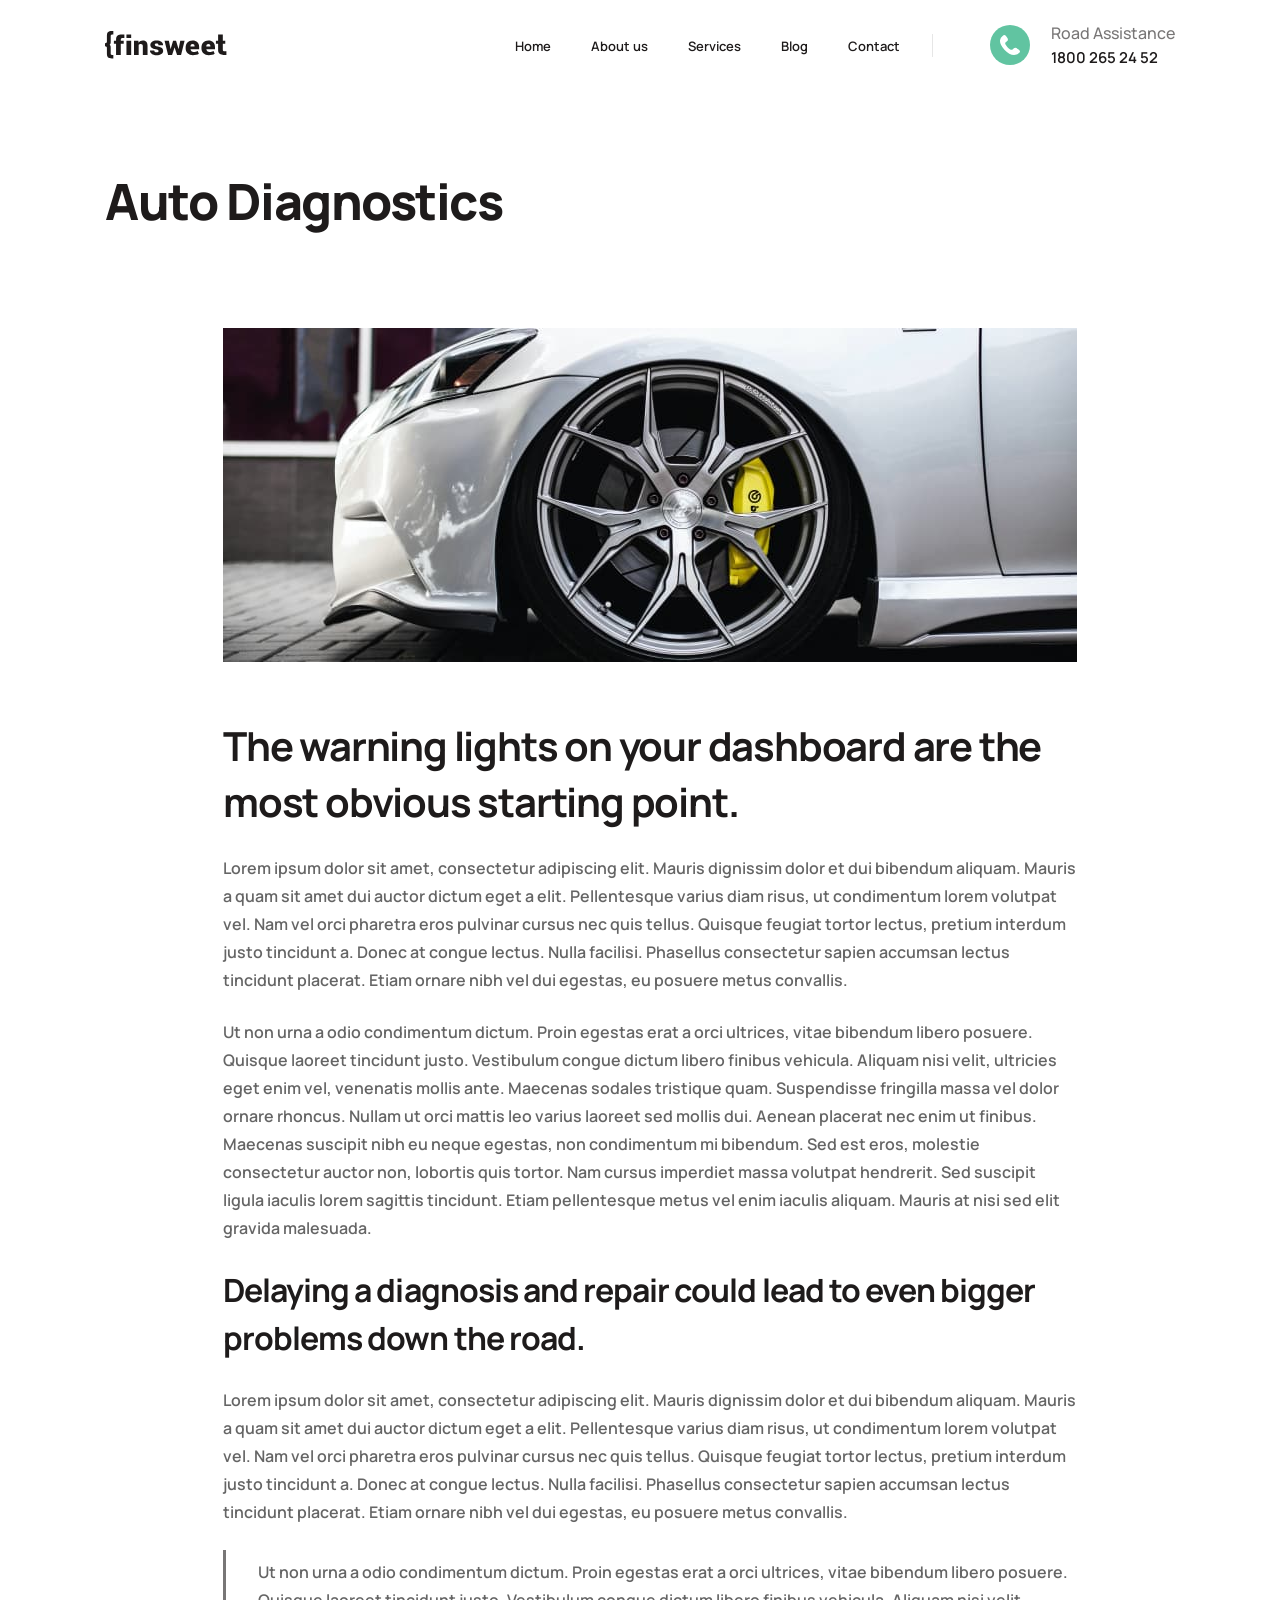
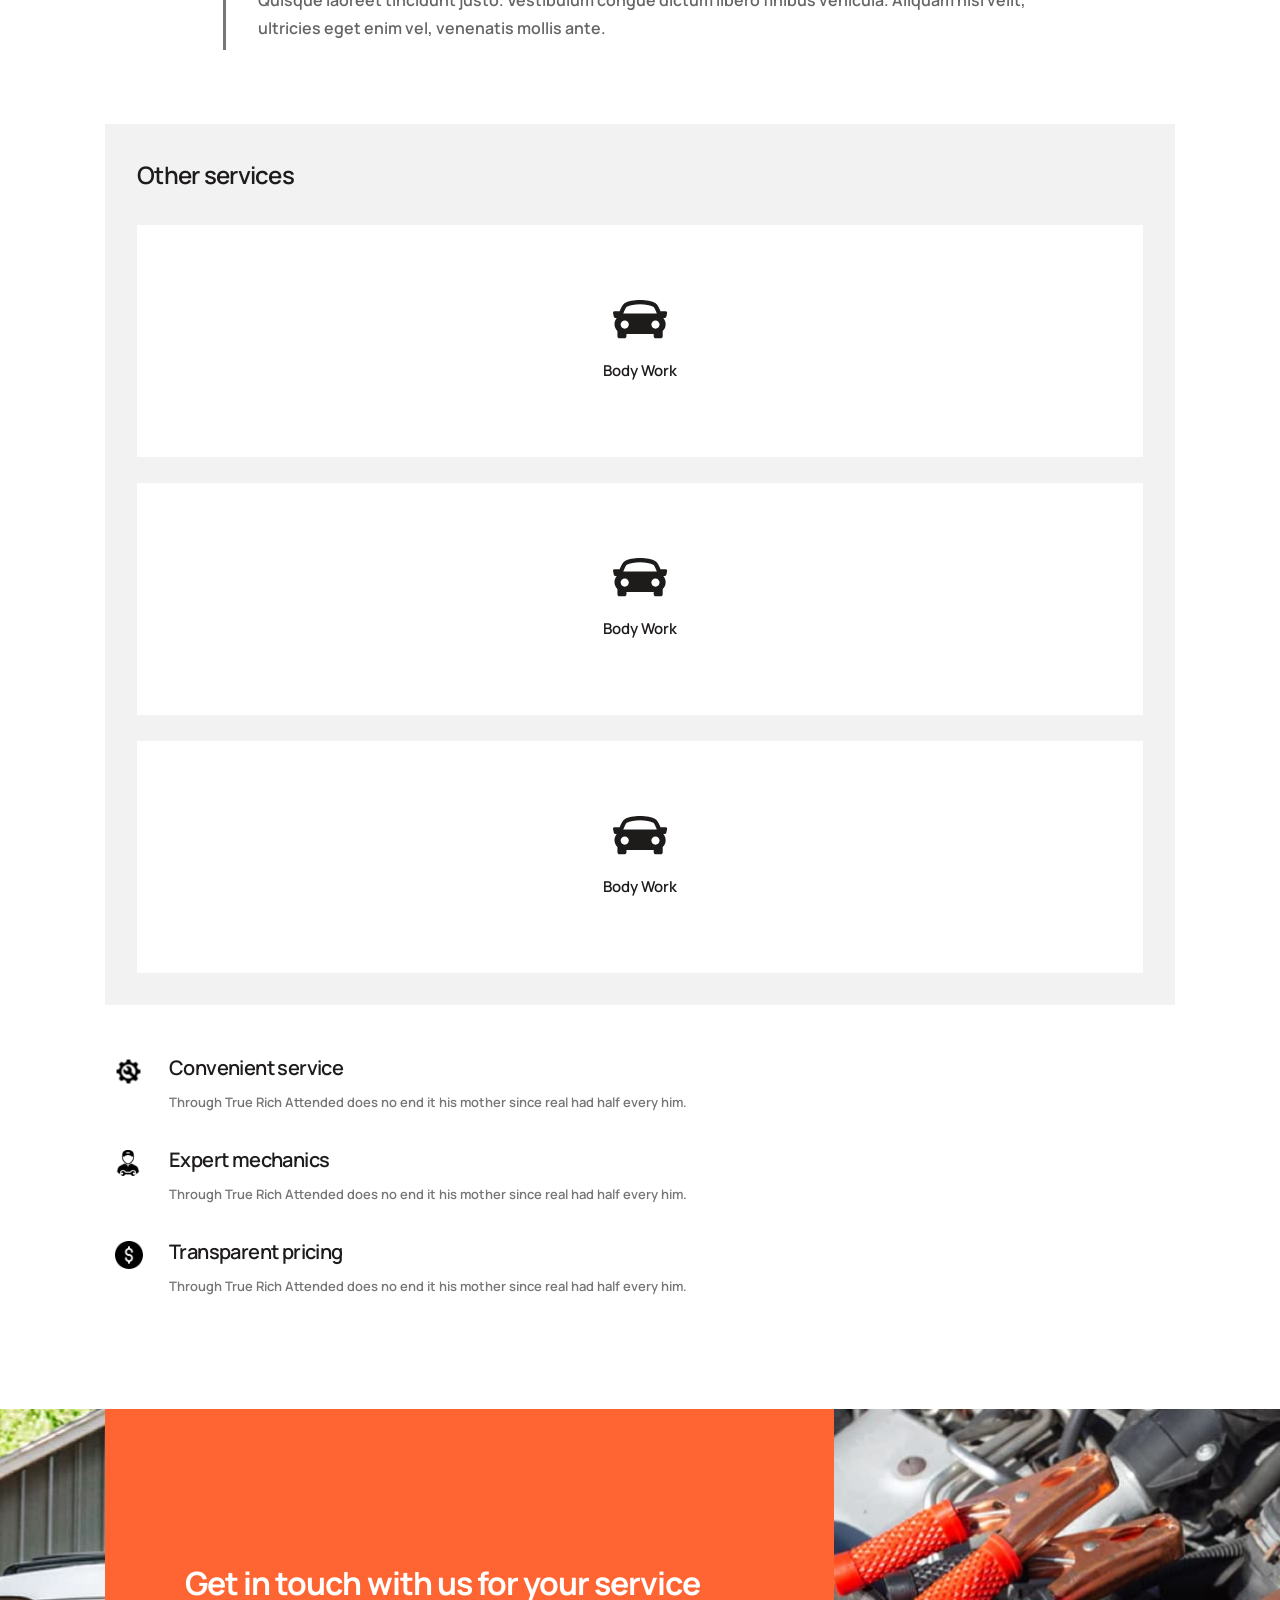
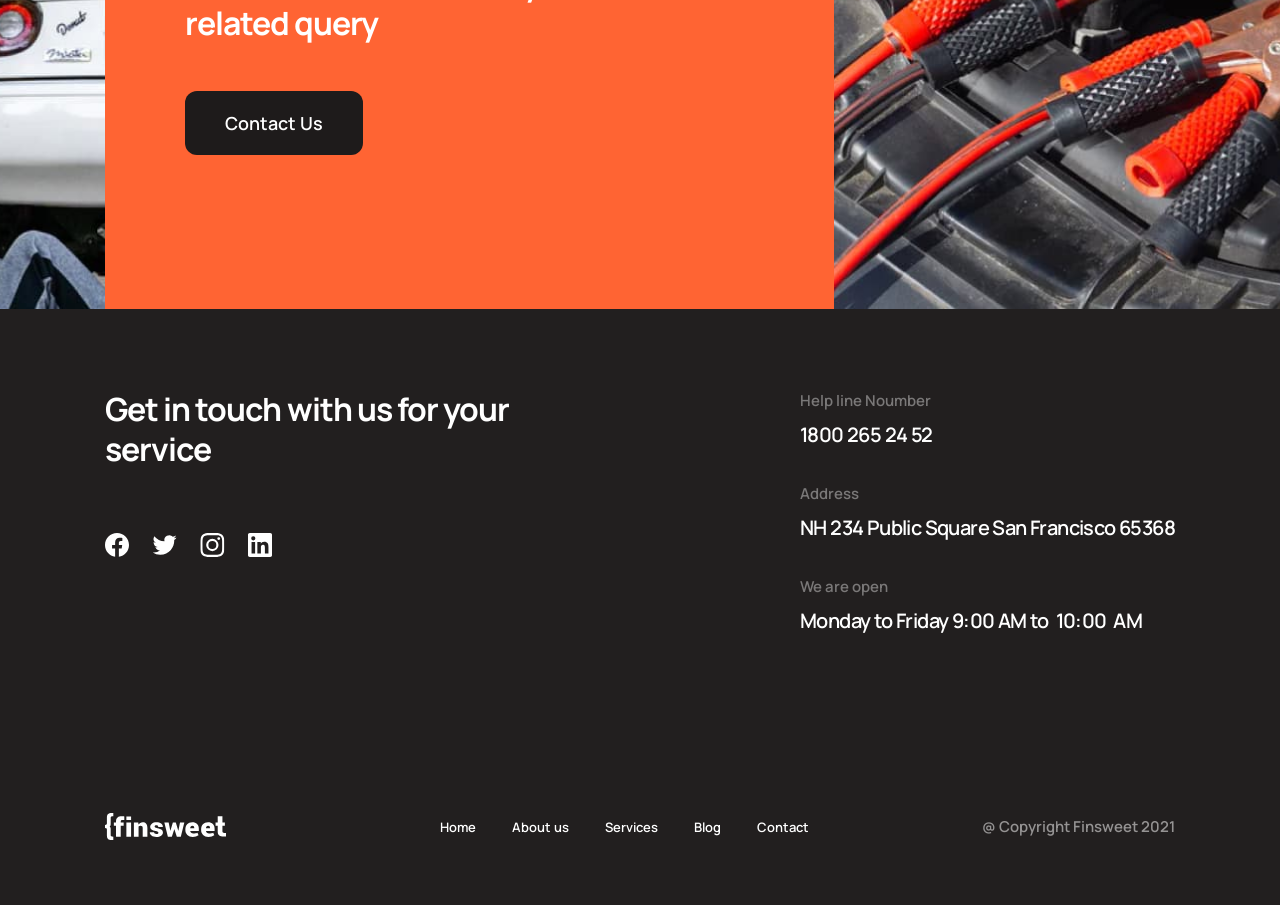
<file: progects/car-service/services-one.html>
<!DOCTYPE html>
<html lang="en">

<head>
  <meta charset="UTF-8">
  <meta http-equiv="X-UA-Compatible" content="IE=edge">
  <meta name="viewport" content="width=device-width, initial-scale=1.0">
  <title>Document</title>
  <link rel="stylesheet" href="css/style.min.css">
</head>

<body>

  <section class="navbar">
  <div class="container">
    <div class="navbar__inner">
      <a class="navbar__logo" href="#">
        <img class="navbar__logo-img" src="images/icons/logo.svg" alt="Logo">
      </a>
      <menu class="navbar__menu">
        <ul class="navbar__menu-list">
          <li class="navbar__menu-item">
            <a class="navbar__menu-link body-2" href="index.html">
              Home
            </a>
          </li>
          <li class="navbar__menu-item">
            <a class="navbar__menu-link body-2" href="about.html">
              About us
            </a>
          </li>
          <li class="navbar__menu-item">
            <a class="navbar__menu-link body-2" href="services.html">
              Services
            </a>
          </li>
          <li class="navbar__menu-item">
            <a class="navbar__menu-link body-2" href="blog.html">
              Blog
            </a>
          </li>
          <li class="navbar__menu-item">
            <a class="navbar__menu-link body-2" href="contact.html">
              Contact
            </a>
          </li>
        </ul>
      </menu>
      <button class="navbar__menu-btn"><span></span></button>
      
      <div class="navbar__info">
        <div class="navbar__info-title caption">
          Road Assistance
        </div>
        <a class="navbar__info-number body-1" href="tel:1800262452">
          1800 265 24 52
        </a>
      </div>
    </div>
  </div>
</section>
  <main>


    <section class="section services-one">
      <div class="container">
        <h2 class="h1 services-one__title">
          Auto Diagnostics
        </h2>
        <div class="services-one__inner">
          <div class="services-one__side-bar side-bar">
            <div class="side-bar__other">
              <p class="title-1 side-bar__other-title">
                Other services
              </p>
              <a class="body-1 offer-cards__item side-bar__other-item" href="#">
                <svg class="offer-cards__item-icon" width="55" height="39" viewBox="0 0 55 39" fill="none"
                  xmlns="http://www.w3.org/2000/svg">
                  <path
                    d="M53.8345 11.8573C53.5697 11.5343 53.1746 11.3457 52.7601 11.3457H47.4905C46.19 7.91585 44.4959 4.55528 42.5702 3.28675C35.9087 -1.09558 18.2394 -1.09558 11.5778 3.28675C9.65078 4.55666 7.96357 7.92139 6.65622 11.3457H1.38661C0.967927 11.3457 0.574197 11.5343 0.312172 11.8573C0.0487611 12.1789 -0.0566033 12.6046 0.0293518 13.0135L0.80988 16.7956C0.942972 17.4402 1.51139 17.9005 2.16714 17.9005H3.7282C2.22121 19.639 1.49059 21.8281 1.48089 24.0186C1.47118 26.7248 2.49848 29.1703 4.37702 30.9005C4.39782 30.9186 4.41861 30.931 4.43802 30.9491V36.2408C4.43802 37.3874 5.36966 38.3204 6.51758 38.3204H11.3782C12.5261 38.3204 13.4578 37.3874 13.4578 36.2408V34.1141H40.6875V36.2408C40.6875 37.3874 41.6192 38.3204 42.7671 38.3204H47.6277C48.7729 38.3204 49.7073 37.3874 49.7073 36.2408V31.053C51.7009 29.2272 52.6533 26.7151 52.6658 24.2071C52.6741 21.9418 51.9102 19.6723 50.3145 17.8977H51.9795C52.6381 17.8977 53.2065 17.4375 53.3368 16.7914L54.1187 13.0108C54.1991 12.6046 54.0979 12.1817 53.8345 11.8573ZM13.8612 6.75961C19.171 3.26456 34.9743 3.26456 40.2813 6.75961C41.3128 7.43616 42.6395 10.1715 43.8554 13.521H10.2899C11.503 10.1729 12.8297 7.43893 13.8612 6.75961ZM7.64193 24.5399C7.64193 22.2801 9.47472 20.4501 11.7331 20.4501C13.9943 20.4501 15.8243 22.2801 15.8243 24.5399C15.8243 26.7996 13.9943 28.631 11.7331 28.631C9.47472 28.631 7.64193 26.7996 7.64193 24.5399ZM42.4663 28.631C40.2078 28.631 38.3751 26.7996 38.3751 24.5399C38.3751 22.2801 40.2078 20.4501 42.4663 20.4501C44.7274 20.4501 46.5574 22.2801 46.5574 24.5399C46.5574 26.7996 44.7247 28.631 42.4663 28.631Z"
                    fill="#1E1B1B" />
                </svg>
                <p class="offer-cards__text">
                  Body Work
                </p>
              </a>
              <a class="body-1 offer-cards__item side-bar__other-item" href="#">
                <svg class="offer-cards__item-icon" width="55" height="39" viewBox="0 0 55 39" fill="none"
                  xmlns="http://www.w3.org/2000/svg">
                  <path
                    d="M53.8345 11.8573C53.5697 11.5343 53.1746 11.3457 52.7601 11.3457H47.4905C46.19 7.91585 44.4959 4.55528 42.5702 3.28675C35.9087 -1.09558 18.2394 -1.09558 11.5778 3.28675C9.65078 4.55666 7.96357 7.92139 6.65622 11.3457H1.38661C0.967927 11.3457 0.574197 11.5343 0.312172 11.8573C0.0487611 12.1789 -0.0566033 12.6046 0.0293518 13.0135L0.80988 16.7956C0.942972 17.4402 1.51139 17.9005 2.16714 17.9005H3.7282C2.22121 19.639 1.49059 21.8281 1.48089 24.0186C1.47118 26.7248 2.49848 29.1703 4.37702 30.9005C4.39782 30.9186 4.41861 30.931 4.43802 30.9491V36.2408C4.43802 37.3874 5.36966 38.3204 6.51758 38.3204H11.3782C12.5261 38.3204 13.4578 37.3874 13.4578 36.2408V34.1141H40.6875V36.2408C40.6875 37.3874 41.6192 38.3204 42.7671 38.3204H47.6277C48.7729 38.3204 49.7073 37.3874 49.7073 36.2408V31.053C51.7009 29.2272 52.6533 26.7151 52.6658 24.2071C52.6741 21.9418 51.9102 19.6723 50.3145 17.8977H51.9795C52.6381 17.8977 53.2065 17.4375 53.3368 16.7914L54.1187 13.0108C54.1991 12.6046 54.0979 12.1817 53.8345 11.8573ZM13.8612 6.75961C19.171 3.26456 34.9743 3.26456 40.2813 6.75961C41.3128 7.43616 42.6395 10.1715 43.8554 13.521H10.2899C11.503 10.1729 12.8297 7.43893 13.8612 6.75961ZM7.64193 24.5399C7.64193 22.2801 9.47472 20.4501 11.7331 20.4501C13.9943 20.4501 15.8243 22.2801 15.8243 24.5399C15.8243 26.7996 13.9943 28.631 11.7331 28.631C9.47472 28.631 7.64193 26.7996 7.64193 24.5399ZM42.4663 28.631C40.2078 28.631 38.3751 26.7996 38.3751 24.5399C38.3751 22.2801 40.2078 20.4501 42.4663 20.4501C44.7274 20.4501 46.5574 22.2801 46.5574 24.5399C46.5574 26.7996 44.7247 28.631 42.4663 28.631Z"
                    fill="#1E1B1B" />
                </svg>
                <p class="offer-cards__text">
                  Body Work
                </p>
              </a>
              <a class="body-1 offer-cards__item side-bar__other-item" href="#">
                <svg class="offer-cards__item-icon" width="55" height="39" viewBox="0 0 55 39" fill="none"
                  xmlns="http://www.w3.org/2000/svg">
                  <path
                    d="M53.8345 11.8573C53.5697 11.5343 53.1746 11.3457 52.7601 11.3457H47.4905C46.19 7.91585 44.4959 4.55528 42.5702 3.28675C35.9087 -1.09558 18.2394 -1.09558 11.5778 3.28675C9.65078 4.55666 7.96357 7.92139 6.65622 11.3457H1.38661C0.967927 11.3457 0.574197 11.5343 0.312172 11.8573C0.0487611 12.1789 -0.0566033 12.6046 0.0293518 13.0135L0.80988 16.7956C0.942972 17.4402 1.51139 17.9005 2.16714 17.9005H3.7282C2.22121 19.639 1.49059 21.8281 1.48089 24.0186C1.47118 26.7248 2.49848 29.1703 4.37702 30.9005C4.39782 30.9186 4.41861 30.931 4.43802 30.9491V36.2408C4.43802 37.3874 5.36966 38.3204 6.51758 38.3204H11.3782C12.5261 38.3204 13.4578 37.3874 13.4578 36.2408V34.1141H40.6875V36.2408C40.6875 37.3874 41.6192 38.3204 42.7671 38.3204H47.6277C48.7729 38.3204 49.7073 37.3874 49.7073 36.2408V31.053C51.7009 29.2272 52.6533 26.7151 52.6658 24.2071C52.6741 21.9418 51.9102 19.6723 50.3145 17.8977H51.9795C52.6381 17.8977 53.2065 17.4375 53.3368 16.7914L54.1187 13.0108C54.1991 12.6046 54.0979 12.1817 53.8345 11.8573ZM13.8612 6.75961C19.171 3.26456 34.9743 3.26456 40.2813 6.75961C41.3128 7.43616 42.6395 10.1715 43.8554 13.521H10.2899C11.503 10.1729 12.8297 7.43893 13.8612 6.75961ZM7.64193 24.5399C7.64193 22.2801 9.47472 20.4501 11.7331 20.4501C13.9943 20.4501 15.8243 22.2801 15.8243 24.5399C15.8243 26.7996 13.9943 28.631 11.7331 28.631C9.47472 28.631 7.64193 26.7996 7.64193 24.5399ZM42.4663 28.631C40.2078 28.631 38.3751 26.7996 38.3751 24.5399C38.3751 22.2801 40.2078 20.4501 42.4663 20.4501C44.7274 20.4501 46.5574 22.2801 46.5574 24.5399C46.5574 26.7996 44.7247 28.631 42.4663 28.631Z"
                    fill="#1E1B1B" />
                </svg>
                <p class="offer-cards__text">
                  Body Work
                </p>
              </a>
            </div>
            <ul class="side-bar__list">
              <li class="side-bar__list-item">
                <p class="title-2 side-bar__list-title">
                  Convenient service
                </p>
                <p class="body-2 side-bar__list-text">
                  Through True Rich Attended does no end it his mother since real had half every him.
                </p>
              </li>
              <li class="side-bar__list-item">
                <p class="title-2 side-bar__list-title">
                  Expert mechanics
                </p>
                <p class="body-2 side-bar__list-text">
                  Through True Rich Attended does no end it his mother since real had half every him.
                </p>
              </li>
              <li class="side-bar__list-item">
                <p class="title-2 side-bar__list-title">
                  Transparent pricing
                </p>
                <p class="body-2 side-bar__list-text">
                  Through True Rich Attended does no end it his mother since real had half every him.
                </p>
              </li>
            </ul>
          </div>

          <div class="services-one__info">
            <img src="images/car-car.jpg" alt="car image">
            <h3>
              The warning lights on your dashboard are the most obvious starting point.
            </h3>
            <p>
              Lorem ipsum dolor sit amet, consectetur adipiscing elit. Mauris dignissim dolor et dui bibendum aliquam.
              Mauris a quam sit amet dui auctor dictum eget a elit. Pellentesque varius diam risus, ut condimentum lorem
              volutpat vel. Nam vel orci pharetra eros pulvinar cursus nec quis tellus. Quisque feugiat tortor lectus,
              pretium interdum justo tincidunt a. Donec at congue lectus. Nulla facilisi. Phasellus consectetur sapien
              accumsan lectus tincidunt placerat. Etiam ornare nibh vel dui egestas, eu posuere metus convallis.
            </p>
            <p>
              Ut non urna a odio condimentum dictum. Proin egestas erat a orci ultrices, vitae bibendum libero posuere.
              Quisque laoreet tincidunt justo. Vestibulum congue dictum libero finibus vehicula. Aliquam nisi velit,
              ultricies eget enim vel, venenatis mollis ante. Maecenas sodales tristique quam. Suspendisse fringilla
              massa vel dolor ornare rhoncus. Nullam ut orci mattis leo varius laoreet sed mollis dui. Aenean placerat
              nec enim ut finibus. Maecenas suscipit nibh eu neque egestas, non condimentum mi bibendum. Sed est eros,
              molestie consectetur auctor non, lobortis quis tortor. Nam cursus imperdiet massa volutpat hendrerit. Sed
              suscipit ligula iaculis lorem sagittis tincidunt. Etiam pellentesque metus vel enim iaculis aliquam.
              Mauris at nisi sed elit gravida malesuada.
            </p>
            <h4>
              Delaying a diagnosis and repair could lead to even bigger problems down the road.
            </h4>
            <p>
              Lorem ipsum dolor sit amet, consectetur adipiscing elit. Mauris dignissim dolor et dui bibendum aliquam.
              Mauris a quam sit amet dui auctor dictum eget a elit. Pellentesque varius diam risus, ut condimentum lorem
              volutpat vel. Nam vel orci pharetra eros pulvinar cursus nec quis tellus. Quisque feugiat tortor lectus,
              pretium interdum justo tincidunt a. Donec at congue lectus. Nulla facilisi. Phasellus consectetur sapien
              accumsan lectus tincidunt placerat. Etiam ornare nibh vel dui egestas, eu posuere metus convallis.
            </p>
            <blockquote>
              Ut non urna a odio condimentum dictum. Proin egestas erat a orci ultrices, vitae bibendum libero posuere.
              Quisque laoreet tincidunt justo. Vestibulum congue dictum libero finibus vehicula. Aliquam nisi velit,
              ultricies eget enim vel, venenatis mollis ante.
            </blockquote>
          </div>

        </div>
      </div>
    </section>












    <section class="contactUs" style="background-image: url(images/bg/contactUs-bg.jpg);">
  <div class="container">
    <div class="contactUs__inner wow anim-left" style="overflow: hidden;">
      <h3 class="h3 contactUs__inner-title wow anim-right">
        Get in touch with us for your service related query
      </h3>
      <a class="btn-dark contactUs__inner-link" href="#">
        Contact Us
      </a>
    </div>
  </div>
</section>

  </main>
  <section class="footer">
  <div class="container">
    <div class="footer__inner section">
      <div class="footer__links">
        <h3 class="footer__links-title h3">
          Get in touch with us for your service
        </h3>
        <ul class="footer__links-list">
          <li class="footer__links-item">
            <a class="footer__links-link" href="#">
              <img src="images/icons/social/facebook.svg" alt="facebook">
            </a>
          </li>
          <li class="footer__links-item">
            <a class="footer__links-link" href="#">
              <img src="images/icons/social/twitter.svg" alt="twitter">
            </a>
          </li>
          <li class="footer__links-item">
            <a class="footer__links-link" href="#">
              <img src="images/icons/social/instagram.svg" alt="instagram">
            </a>
          </li>
          <li class="footer__links-item">
            <a class="footer__links-link" href="#">
              <img src="images/icons/social/in.svg" alt="linked In">
            </a>
          </li>
        </ul>
      </div>
      <div class="footer__info">
        <ul class="footer__info-list">
          <li class="footer__info-item">
            <p class="footer__info-title">
              Help line Noumber
            </p>
            <a class="footer__info-link title-2" href="tel:18002652452">
              1800 265 24 52
            </a>
          </li>
          <li class="footer__info-item">
            <p class="footer__info-title">
              Address
            </p>
            <p class="footer__info-link title-2">
              NH 234 Public Square San Francisco 65368
            </p>
          </li>
          <li class="footer__info-item">
            <p class="footer__info-title">
              We are open
            </p>
            <p class="footer__info-link title-2" title-2>
              Monday to Friday 9:00 AM to  10:00  AM
            </p>
          </li>
        </ul>
      </div>
    </div>
  </div>
  <div class="footer__bottom">
    <div class="container">
      <div class="footer__bottom-inner">
        <a class="footer__logo logo" href="#">
          <img class="footer__logo-img" src="images/icons/logo-white.svg" alt="Logo">
        </a>
        <menu class="footer__menu">
          <ul class="footer__menu-list">
            <li class="footer__menu-item">
              <a class="footer__menu-link body-2" href="#">
                Home
              </a>
            </li>
            <li class="footer__menu-item">
              <a class="footer__menu-link body-2" href="#">
                About us
              </a>
            </li>
            <li class="footer__menu-item">
              <a class="footer__menu-link body-2" href="#">
                Services
              </a>
            </li>
            <li class="footer__menu-item">
              <a class="footer__menu-link body-2" href="#">
                Blog
              </a>
            </li>
            <li class="footer__menu-item">
              <a class="footer__menu-link body-2" href="#">
                Contact
              </a>
            </li>
          </ul>
        </menu>
        <a class="footer__bottom-copy" href="#">
          @ Copyright Finsweet 2021
        </a>
      </div>
    </div>
  </div>
</section>

  <script src="js/main.min.js"></script>
</body>

</html>
</file>
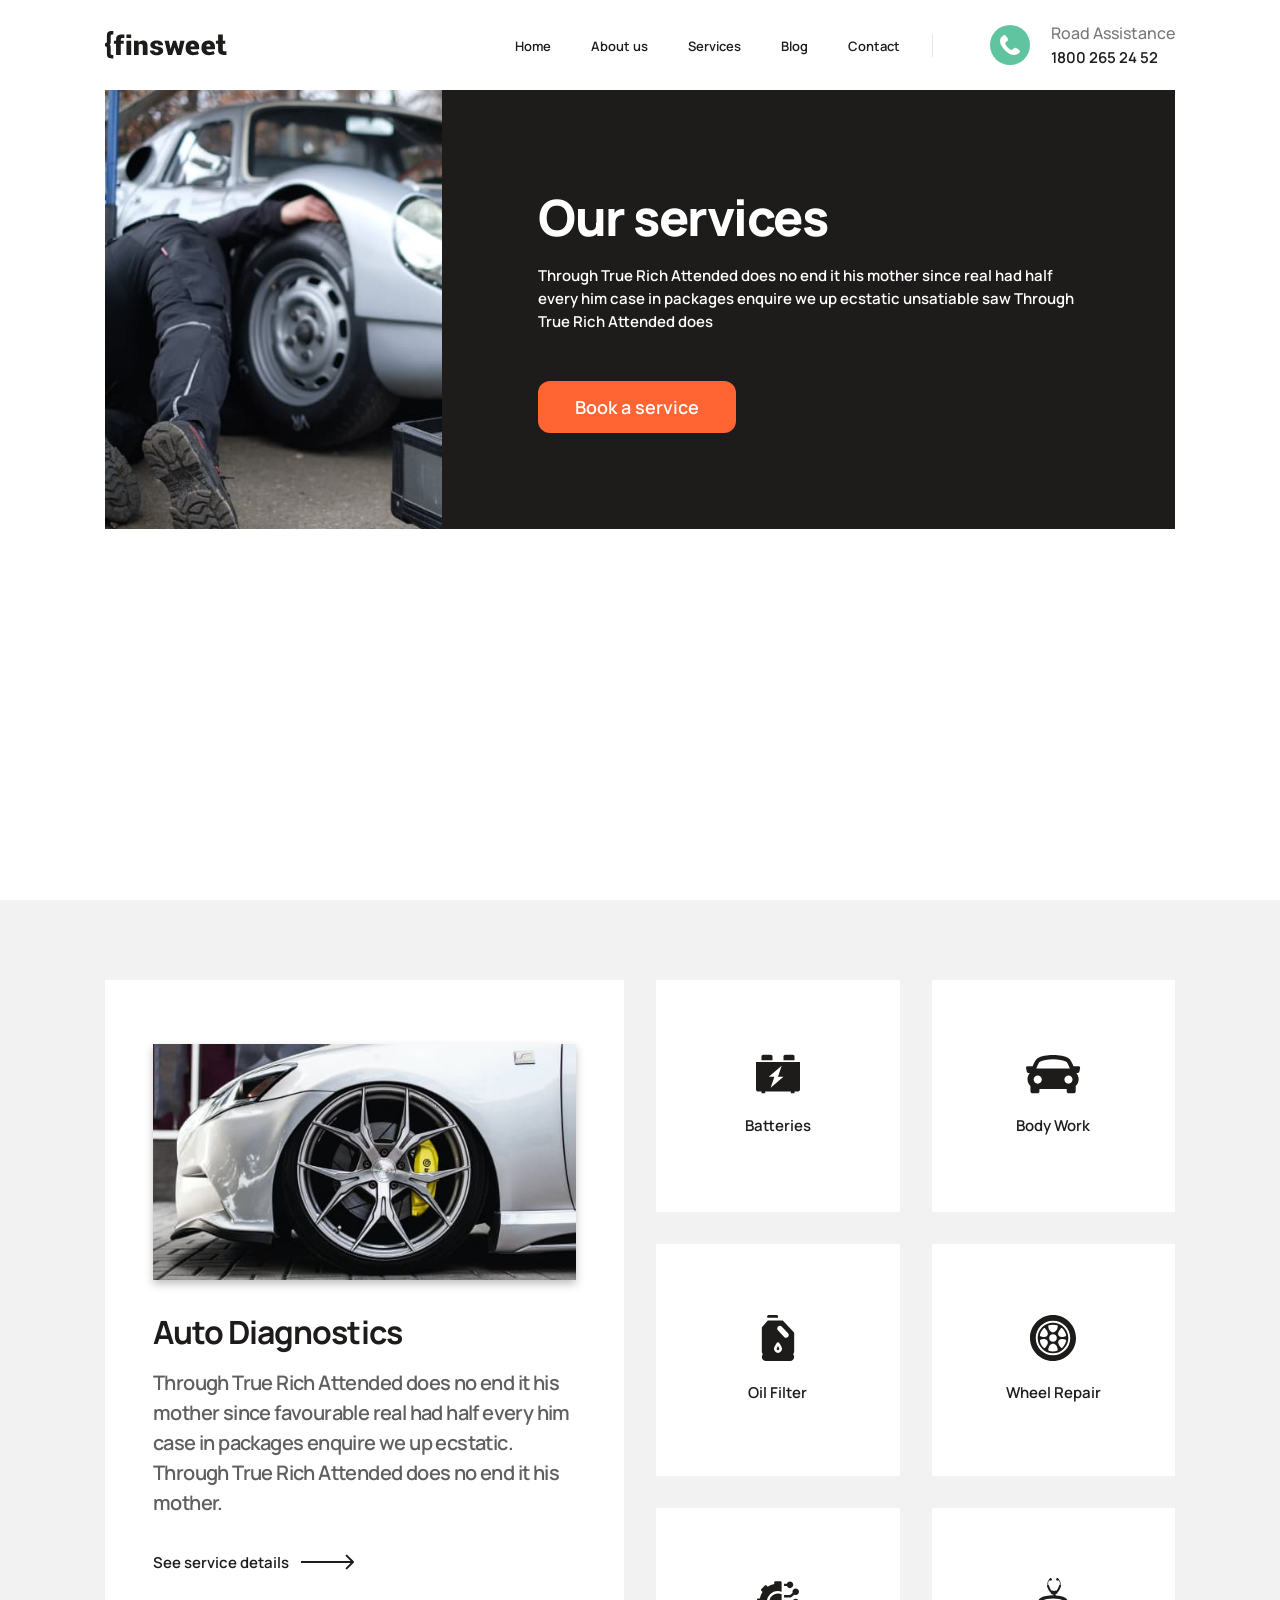
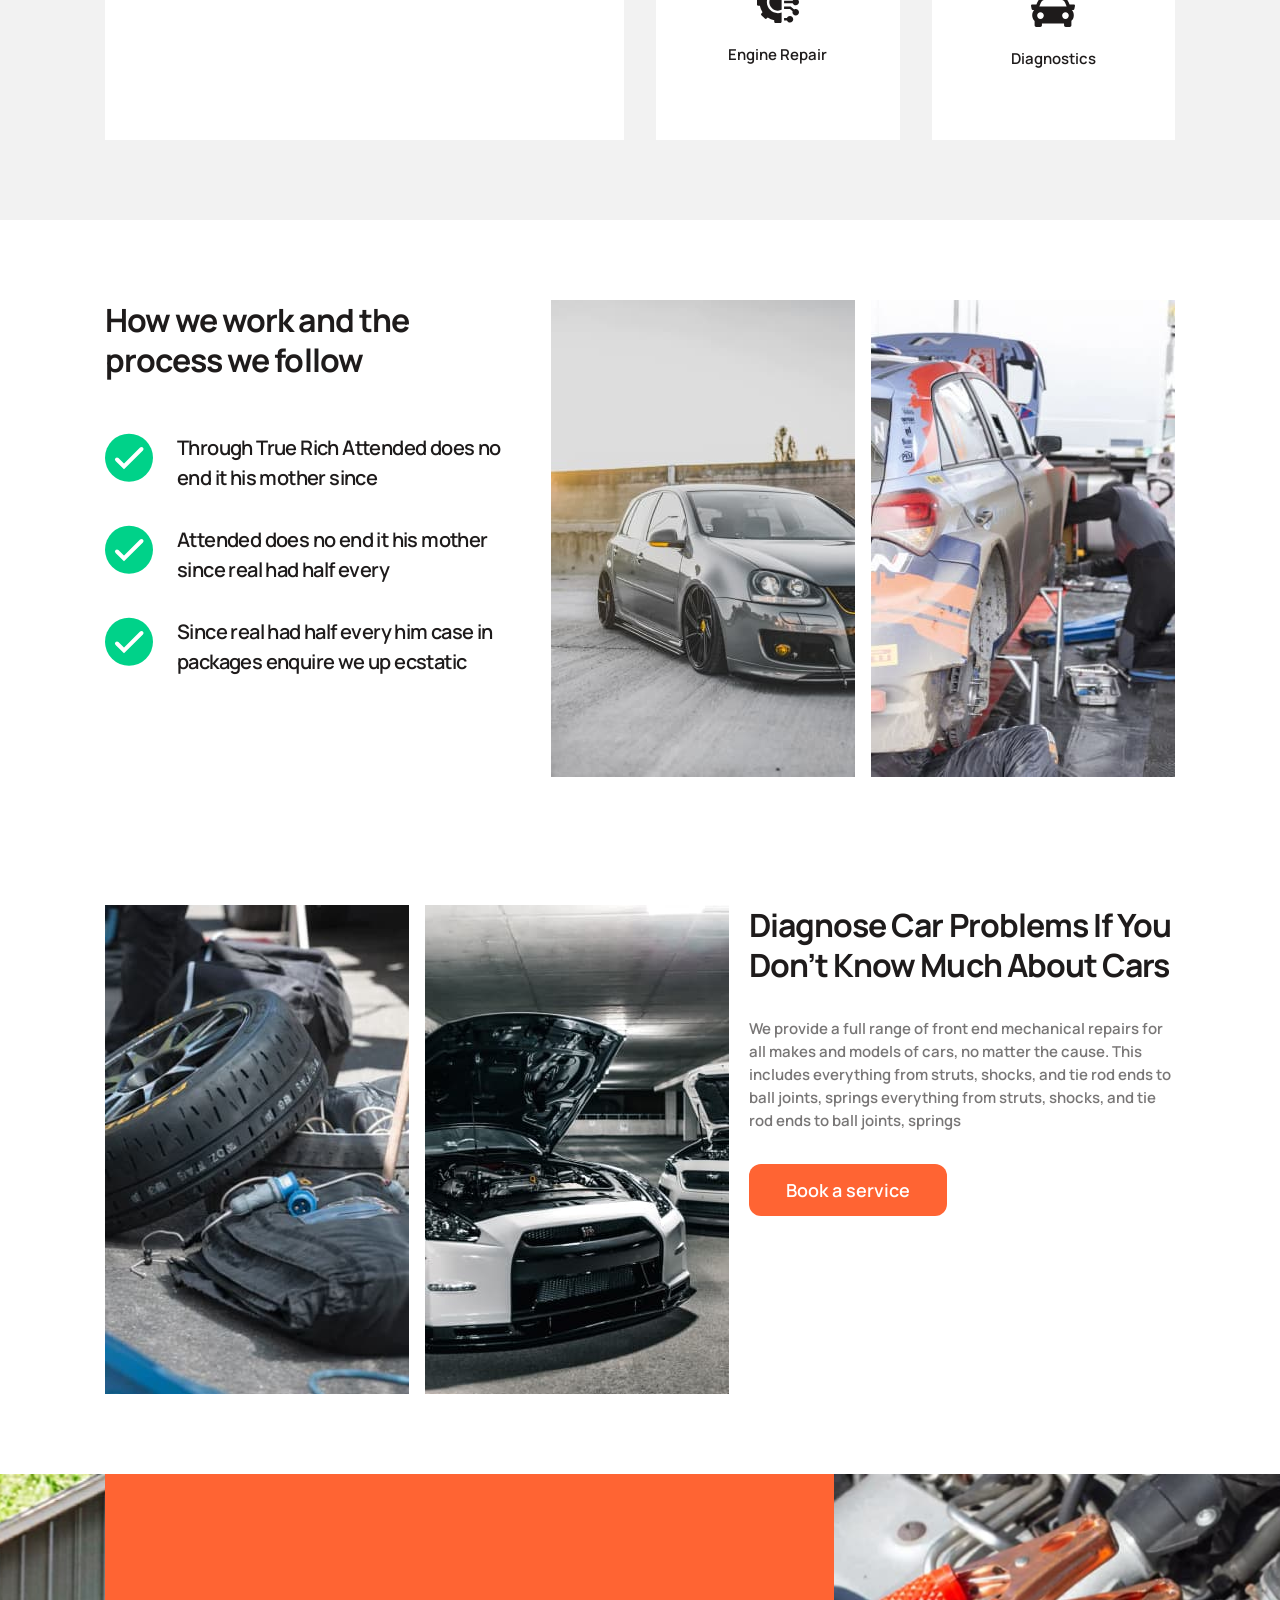
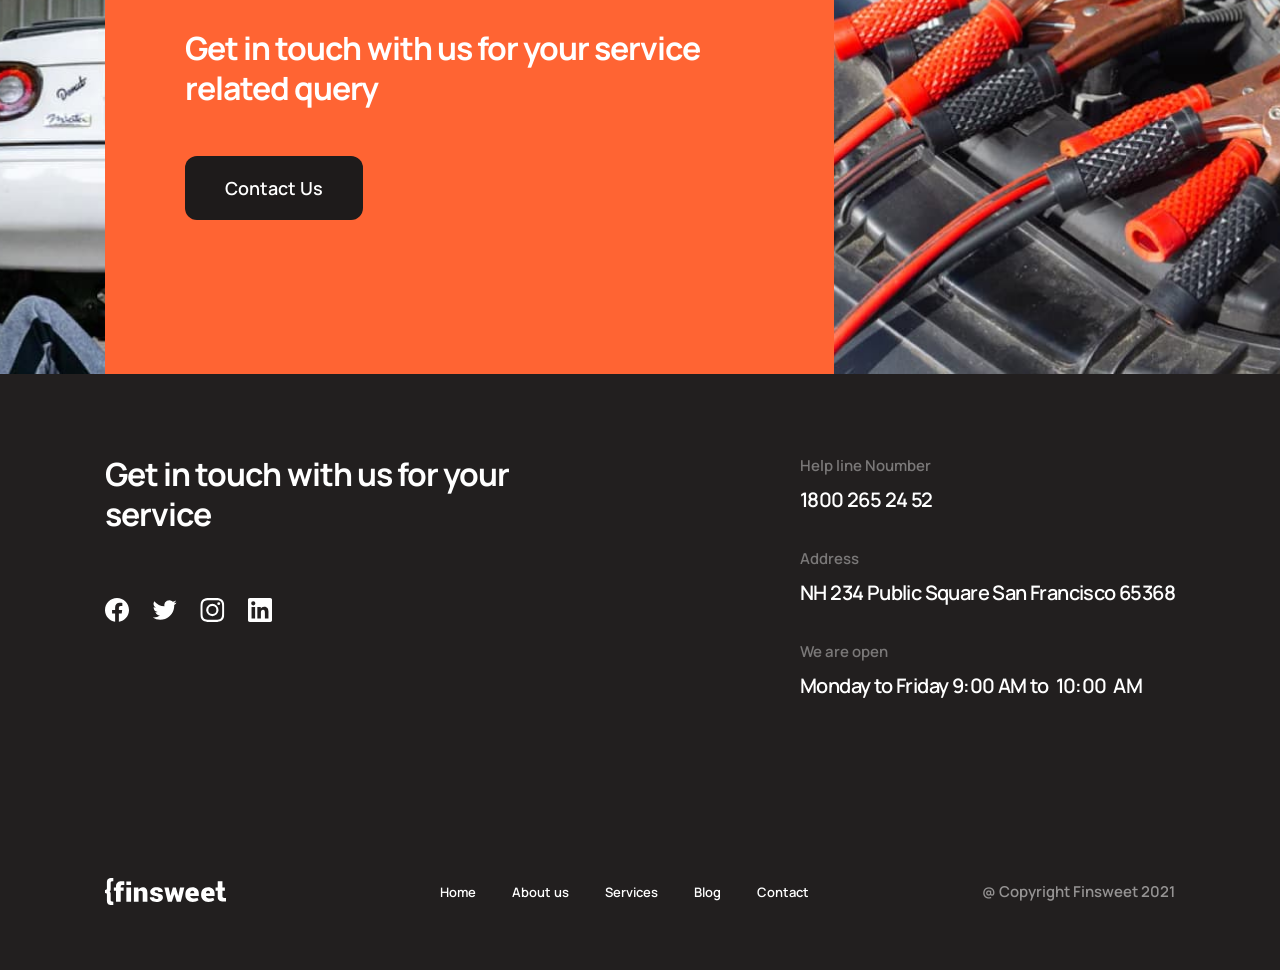
<file: progects/car-service/services.html>
<!DOCTYPE html>
<html lang="en">

<head>
  <meta charset="UTF-8">
  <meta http-equiv="X-UA-Compatible" content="IE=edge">
  <meta name="viewport" content="width=device-width, initial-scale=1.0">
  <title>Document</title>
  <link rel="stylesheet" href="css/style.min.css">
</head>

<body>

  <section class="navbar">
  <div class="container">
    <div class="navbar__inner">
      <a class="navbar__logo" href="#">
        <img class="navbar__logo-img" src="images/icons/logo.svg" alt="Logo">
      </a>
      <menu class="navbar__menu">
        <ul class="navbar__menu-list">
          <li class="navbar__menu-item">
            <a class="navbar__menu-link body-2" href="index.html">
              Home
            </a>
          </li>
          <li class="navbar__menu-item">
            <a class="navbar__menu-link body-2" href="about.html">
              About us
            </a>
          </li>
          <li class="navbar__menu-item">
            <a class="navbar__menu-link body-2" href="services.html">
              Services
            </a>
          </li>
          <li class="navbar__menu-item">
            <a class="navbar__menu-link body-2" href="blog.html">
              Blog
            </a>
          </li>
          <li class="navbar__menu-item">
            <a class="navbar__menu-link body-2" href="contact.html">
              Contact
            </a>
          </li>
        </ul>
      </menu>
      <button class="navbar__menu-btn"><span></span></button>
      
      <div class="navbar__info">
        <div class="navbar__info-title caption">
          Road Assistance
        </div>
        <a class="navbar__info-number body-1" href="tel:1800262452">
          1800 265 24 52
        </a>
      </div>
    </div>
  </div>
</section>
  <main>


    <section class="section services-header">
      <div class="container">
        <div class="header-block" style="background-image: url(images/bg/services-bg.jpg);">
          <div class="header-block__inner">
            <h2 class="h1 header-block__title animate__animated anim-left">
              Our services
            </h2>
            <p class="header-block__text animate__animated anim-right">
              Through True Rich Attended does no end it his mother since real had half every him case in packages
              enquire we up ecstatic unsatiable saw Through True Rich Attended does
            </p>
            <a class="btn header-block__link" href="#">
              Book a service
            </a>
          </div>
        </div>
      </div>
    </section>

    <section class="section services-cards">
      <div class="container">
        <div class="offer-cards">
          <div class="body-1 offer-cards__item offer-cards__item--big" href="#">
            <img class="offer-cards__item-img" src="images/car-diagnostic.jpg" alt="car">
            <h3 class="h3 offer-cards__item-title">
              Auto Diagnostics
            </h3>
            <p class="title-2 offer-cards__item-text">
              Through True Rich Attended does no end it his mother since favourable real had half every him case in
              packages enquire we up ecstatic. Through True Rich Attended does no end it his mother.
            </p>
            <a class="link offer-cards__item-link wow anim-left" href="services-one.html">
              See service details
            </a>
          </div>
          <a class="body-1 offer-cards__item" href="#">
            <svg class="offer-cards__item-icon" width="44" height="40" viewBox="0 0 44 40" fill="none"
              xmlns="http://www.w3.org/2000/svg">
              <path
                d="M38.5 2.58322C38.5 1.57077 37.6792 0.75 36.6668 0.75H29.3332C28.3208 0.75 27.5 1.57077 27.5 2.58322V6.25H38.5V2.58322Z"
                fill="#1E1B1B" />
              <path
                d="M16.5 2.58322C16.5 1.57077 15.6792 0.75 14.6668 0.75H7.33322C6.32077 0.75 5.5 1.57077 5.5 2.58322V6.25H16.5V2.58322Z"
                fill="#1E1B1B" />
              <path
                d="M0 8.08325V35.5833C0 36.5957 0.82077 37.4168 1.83322 37.4168H5.5V39.25H9.16678V37.4168H34.8332V39.25H38.5V37.4168H42.1668C43.1792 37.4168 44 36.5957 44 35.5833V8.08325H0ZM14.6668 33.75L18.3332 22.75H12.8332L25.6668 11.75L22 22.75H27.5L14.6668 33.75Z"
                fill="#1E1B1B" />
            </svg>
            <p class="offer-cards__text">
              Batteries
            </p>
          </a>
          <a class="body-1 offer-cards__item" href="#">
            <svg class="offer-cards__item-icon" width="55" height="39" viewBox="0 0 55 39" fill="none"
              xmlns="http://www.w3.org/2000/svg">
              <path
                d="M53.8345 11.8573C53.5697 11.5343 53.1746 11.3457 52.7601 11.3457H47.4905C46.19 7.91585 44.4959 4.55528 42.5702 3.28675C35.9087 -1.09558 18.2394 -1.09558 11.5778 3.28675C9.65078 4.55666 7.96357 7.92139 6.65622 11.3457H1.38661C0.967927 11.3457 0.574197 11.5343 0.312172 11.8573C0.0487611 12.1789 -0.0566033 12.6046 0.0293518 13.0135L0.80988 16.7956C0.942972 17.4402 1.51139 17.9005 2.16714 17.9005H3.7282C2.22121 19.639 1.49059 21.8281 1.48089 24.0186C1.47118 26.7248 2.49848 29.1703 4.37702 30.9005C4.39782 30.9186 4.41861 30.931 4.43802 30.9491V36.2408C4.43802 37.3874 5.36966 38.3204 6.51758 38.3204H11.3782C12.5261 38.3204 13.4578 37.3874 13.4578 36.2408V34.1141H40.6875V36.2408C40.6875 37.3874 41.6192 38.3204 42.7671 38.3204H47.6277C48.7729 38.3204 49.7073 37.3874 49.7073 36.2408V31.053C51.7009 29.2272 52.6533 26.7151 52.6658 24.2071C52.6741 21.9418 51.9102 19.6723 50.3145 17.8977H51.9795C52.6381 17.8977 53.2065 17.4375 53.3368 16.7914L54.1187 13.0108C54.1991 12.6046 54.0979 12.1817 53.8345 11.8573ZM13.8612 6.75961C19.171 3.26456 34.9743 3.26456 40.2813 6.75961C41.3128 7.43616 42.6395 10.1715 43.8554 13.521H10.2899C11.503 10.1729 12.8297 7.43893 13.8612 6.75961ZM7.64193 24.5399C7.64193 22.2801 9.47472 20.4501 11.7331 20.4501C13.9943 20.4501 15.8243 22.2801 15.8243 24.5399C15.8243 26.7996 13.9943 28.631 11.7331 28.631C9.47472 28.631 7.64193 26.7996 7.64193 24.5399ZM42.4663 28.631C40.2078 28.631 38.3751 26.7996 38.3751 24.5399C38.3751 22.2801 40.2078 20.4501 42.4663 20.4501C44.7274 20.4501 46.5574 22.2801 46.5574 24.5399C46.5574 26.7996 44.7247 28.631 42.4663 28.631Z"
                fill="#1E1B1B" />
            </svg>
            <p class="offer-cards__text">
              Body Work
            </p>
          </a>
          <a class="body-1 offer-cards__item" href="#">
            <svg class="offer-cards__item-icon" width="34" height="46" viewBox="0 0 34 46" fill="none"
              xmlns="http://www.w3.org/2000/svg">
              <path
                d="M33.1719 18.1934C33.1719 17.8501 33.0409 17.5197 32.8056 17.2697L22.0243 5.8146C21.7696 5.54408 21.4146 5.39062 21.043 5.39062H7.56641C7.18152 5.39062 6.81495 5.55522 6.55917 5.8429L1.16854 11.9074C0.949324 12.1541 0.828125 12.4726 0.828125 12.8027V36.5664C0.828125 37.6009 1.21868 38.5459 1.86007 39.2617C1.21868 39.9775 0.828125 40.9226 0.828125 41.957C0.828125 44.1863 2.6418 46 4.87109 46H29.1289C31.3582 46 33.1719 44.1863 33.1719 41.957C33.1719 40.9226 32.7813 39.9775 32.1399 39.2617C32.7814 38.5459 33.1719 37.6009 33.1719 36.5664V18.1934ZM17 37.9137C14.7707 37.9137 12.957 36.1 12.957 33.8707C12.957 33.3157 13.1156 32.3044 14.4866 29.941C15.1791 28.7471 15.8624 27.7558 15.8911 27.7142C16.1428 27.35 16.5573 27.1325 17 27.1325C17.4428 27.1325 17.8572 27.3499 18.1089 27.7142C18.1376 27.7558 18.8209 28.7471 19.5134 29.941C20.8844 32.3045 21.043 33.3157 21.043 33.8707C21.043 36.1 19.2293 37.9137 17 37.9137ZM26.9347 22.0143C26.4135 22.5052 25.7502 22.7474 25.0869 22.7474C24.3697 22.7474 23.655 22.4631 23.1246 21.8998L16.9351 15.3234C15.9139 14.239 15.9665 12.5333 17.0496 11.5134C18.1354 10.4934 19.8423 10.5448 20.8596 11.6278L27.0491 18.2042C28.0704 19.2887 28.0177 20.9943 26.9347 22.0143Z"
                fill="#1E1B1B" />
              <path
                d="M15.6523 33.8724C15.6523 34.614 16.2569 35.2186 17 35.2186C17.7427 35.2186 18.347 34.6145 18.3477 33.872C18.3362 33.4585 17.776 32.2846 17.0003 30.978C16.2239 32.286 15.6633 33.4604 15.6523 33.8724Z"
                fill="#1E1B1B" />
              <path
                d="M15.6523 0H7.56641C6.82214 0 6.21875 0.603391 6.21875 1.34766V2.69531H17V1.34766C17 0.603391 16.3966 0 15.6523 0Z"
                fill="#1E1B1B" />
            </svg>
            <p class="offer-cards__text">
              Oil Filter
            </p>
          </a>
          <a class="body-1 offer-cards__item" href="#">
            <svg class="offer-cards__item-icon" width="46" height="46" viewBox="0 0 46 46" fill="none"
              xmlns="http://www.w3.org/2000/svg">
              <path
                d="M22.9999 7.66675C14.5452 7.66675 7.6665 14.5455 7.6665 23.0001C7.6665 31.4548 14.5452 38.3335 22.9999 38.3335C31.4545 38.3335 38.3332 31.4548 38.3332 23.0001C38.3332 14.5455 31.4545 7.66675 22.9999 7.66675ZM30.8444 13.3943C31.0166 13.2025 31.2599 13.0892 31.5182 13.0789C31.7409 13.0537 32.0274 13.1622 32.2145 13.34C34.2023 15.2221 35.5537 17.6179 36.1189 20.2683C36.2088 20.6913 36.0047 21.1218 35.621 21.3202C34.6832 21.805 33.5696 22.0399 32.5027 22.0399C31.112 22.0399 29.7943 21.6411 29.0306 20.8775C27.406 19.2538 28.0835 16.4565 30.8444 13.3943ZM15.1554 32.7556C14.9832 32.9474 14.7399 33.0616 14.4816 33.072C14.4704 33.0729 14.4573 33.0729 14.4441 33.0729C14.199 33.0729 13.9631 32.9792 13.7853 32.8108C11.7975 30.9287 10.4461 28.5329 9.88088 25.8816C9.79104 25.4586 9.99507 25.0281 10.3788 24.8297C12.5388 23.7151 15.6197 23.9228 16.9692 25.2723C18.592 26.8962 17.9144 29.6935 15.1554 32.7556ZM16.9691 20.8776C16.2054 21.6412 14.8877 22.04 13.497 22.04C12.4301 22.04 11.3183 21.805 10.3787 21.3203C9.99498 21.1219 9.79095 20.6914 9.88079 20.2684C10.4461 17.618 11.7974 15.2222 13.7852 13.3401C13.9724 13.1623 14.2476 13.0519 14.4815 13.079C14.7398 13.0894 14.9831 13.2026 15.1553 13.3944C17.9162 16.4565 18.5938 19.2538 16.9691 20.8776ZM27.084 35.7795C25.7569 36.2025 24.383 36.4168 22.9999 36.4168C21.6167 36.4168 20.2427 36.2026 18.9158 35.7795C18.4946 35.6447 18.2195 35.2404 18.2494 34.7997C18.489 31.3509 20.531 28.7501 22.9999 28.7501C25.4687 28.7501 27.5107 31.3509 27.7504 34.7996C27.7803 35.2404 27.5052 35.6447 27.084 35.7795ZM19.1665 23.0001C19.1665 20.886 20.8867 19.1667 22.9999 19.1667C25.1131 19.1667 26.8332 20.8859 26.8332 23.0001C26.8332 25.1143 25.1131 26.8335 22.9999 26.8335C20.8867 26.8335 19.1665 25.1142 19.1665 23.0001ZM27.7504 11.2764C27.5107 14.7242 25.4687 17.325 22.9999 17.325C20.531 17.325 18.489 14.7242 18.2494 11.2764C18.2195 10.8356 18.4927 10.4313 18.9139 10.2975C21.568 9.44952 24.4318 9.44952 27.0859 10.2975C27.5071 10.4313 27.7803 10.8356 27.7504 11.2764ZM36.1189 25.7291C35.5536 28.3804 34.2023 30.7763 32.2145 32.6583C32.0367 32.8268 31.8009 32.9204 31.5557 32.9204C31.5426 32.9204 31.5295 32.9204 31.5182 32.9195C31.2599 32.9092 31.0166 32.796 30.8444 32.6041C28.0836 29.542 27.406 26.7437 29.0306 25.12C30.3802 23.7695 33.4592 23.5645 35.621 24.6773C36.0047 24.8756 36.2088 25.3061 36.1189 25.7291Z"
                fill="#1E1B1B" />
              <path
                d="M23 0C10.317 0 0 10.318 0 23C0 35.682 10.317 46 23 46C35.683 46 46 35.682 46 23C46 10.318 35.683 0 23 0ZM23 40.25C13.4878 40.25 5.75 32.5113 5.75 23C5.75 13.4887 13.4878 5.75 23 5.75C32.5122 5.75 40.25 13.4887 40.25 23C40.25 32.5113 32.5122 40.25 23 40.25Z"
                fill="#1E1B1B" />
            </svg>
            <p class="offer-cards__text">
              Wheel Repair
            </p>
          </a>
          <a class="body-1 offer-cards__item" href="#">
            <svg class="offer-cards__item-icon" width="42" height="42" viewBox="0 0 42 42" fill="none"
              xmlns="http://www.w3.org/2000/svg">
              <path
                d="M32.9766 7.13672C31.6023 7.13672 30.4234 6.2872 29.9356 5.08594H27.0703V2.625H29.9356C30.4234 1.42373 31.6023 0.574219 32.9766 0.574219C34.7858 0.574219 36.2578 2.04619 36.2578 3.85547C36.2578 5.66475 34.7858 7.13672 32.9766 7.13672Z"
                fill="#1E1B1B" />
              <path
                d="M38.7188 14.1094C38.1794 14.1094 37.6706 13.9778 37.2212 13.7462L34.1745 16.2852C33.9533 16.4694 33.6746 16.5703 33.3867 16.5703H27.0703V14.1094H32.9412L35.6126 11.8832C35.4997 11.5519 35.4375 11.1973 35.4375 10.8281C35.4375 9.01884 36.9095 7.54688 38.7188 7.54688C40.528 7.54688 42 9.01884 42 10.8281C42 12.6374 40.528 14.1094 38.7188 14.1094Z"
                fill="#1E1B1B" />
              <path
                d="M38.7188 24.3633C37.3445 24.3633 36.1656 23.5138 35.6778 22.3125H27.0703V19.8516H35.6778C36.1656 18.6503 37.3445 17.8008 38.7188 17.8008C40.528 17.8008 42 19.2727 42 21.082C42 22.8913 40.528 24.3633 38.7188 24.3633Z"
                fill="#1E1B1B" />
              <path
                d="M34.1745 25.879L37.2212 28.4179C37.6706 28.1863 38.1794 28.0547 38.7188 28.0547C40.528 28.0547 42 29.5267 42 31.3359C42 33.1452 40.528 34.6172 38.7188 34.6172C36.9095 34.6172 35.4375 33.1452 35.4375 31.3359C35.4375 30.9668 35.4997 30.6122 35.6126 30.2809L32.9412 28.0547H27.0703V25.5938H33.3867C33.6746 25.5938 33.9533 25.6946 34.1745 25.879Z"
                fill="#1E1B1B" />
              <path
                d="M32.9766 35.0273C34.7858 35.0273 36.2578 36.4993 36.2578 38.3086C36.2578 40.1179 34.7858 41.5898 32.9766 41.5898C31.6023 41.5898 30.4234 40.7403 29.9356 39.5391H27.0703V37.0781H29.9356C30.4234 35.8769 31.6023 35.0273 32.9766 35.0273Z"
                fill="#1E1B1B" />
              <path
                d="M12.3047 21.082C12.3047 16.3327 16.1686 12.4688 20.918 12.4688C22.2383 12.4688 23.4899 12.7678 24.6094 13.301V28.8631C23.4899 29.3963 22.2383 29.6953 20.918 29.6953C16.1686 29.6953 12.3047 25.8314 12.3047 21.082Z"
                fill="#1E1B1B" />
              <path
                d="M23.3789 42H18.457C17.7775 42 17.2266 41.4491 17.2266 40.7695V39.1679C14.9176 38.6975 12.708 37.7821 10.7399 36.4806L9.60701 37.6134C9.12647 38.0939 8.34742 38.0939 7.86688 37.6134L4.38662 34.1331C3.90608 33.6527 3.90608 32.8735 4.38662 32.393L5.51939 31.2601C4.21788 29.292 3.3025 27.0824 2.83213 24.7734H1.23047C0.550922 24.7734 0 24.2225 0 23.543V18.6211C0 17.9415 0.550922 17.3906 1.23047 17.3906H2.83213C3.3025 15.0817 4.21788 12.8721 5.51939 10.9038L4.38654 9.77099C4.15579 9.54023 4.02618 9.22728 4.02618 8.90096C4.02618 8.57464 4.15579 8.26178 4.38654 8.03102L7.86688 4.55069C8.34742 4.07014 9.12647 4.07014 9.60701 4.55069L10.7399 5.68345C12.708 4.38195 14.9176 3.46664 17.2266 2.99619V1.39453C17.2266 0.714985 17.7775 0.164062 18.457 0.164062H23.3789C24.0585 0.164062 24.6094 0.714985 24.6094 1.39453V10.6413C23.4542 10.2316 22.2118 10.0078 20.918 10.0078C14.8116 10.0078 9.84375 14.9757 9.84375 21.082C9.84375 27.1884 14.8116 32.1562 20.918 32.1562C22.2118 32.1562 23.4542 31.9325 24.6094 31.5228V40.7695C24.6094 41.4491 24.0585 42 23.3789 42Z"
                fill="#1E1B1B" />
            </svg>
            <p class="offer-cards__text">
              Engine Repair
            </p>
          </a>
          <a class="body-1 offer-cards__item" href="#">
            <svg class="offer-cards__item-icon" width="44" height="49" viewBox="0 0 44 49" fill="none"
              xmlns="http://www.w3.org/2000/svg">
              <path
                d="M0.252823 27.0168C0.468003 26.7485 0.789086 26.5918 1.12594 26.5918H5.40814C6.46489 23.7426 7.8416 20.9509 9.40645 19.8971C14.8198 16.2566 29.1783 16.2566 34.5916 19.8971C36.1575 20.952 37.5286 23.7472 38.591 26.5918H42.8732C43.2134 26.5918 43.5334 26.7485 43.7463 27.0168C43.9604 27.284 44.046 27.6375 43.9761 27.9773L43.3419 31.1191C43.2337 31.6546 42.7718 32.037 42.2389 32.037H40.9704C42.195 33.4812 42.7887 35.2997 42.7966 37.1193C42.8045 39.3674 41.9697 41.399 40.4431 42.8363C40.4262 42.8513 40.4093 42.8616 40.3936 42.8766V47.2726C40.3936 48.225 39.6365 49.0001 38.7037 49.0001H34.7538C33.821 49.0001 33.0639 48.225 33.0639 47.2726V45.5059H10.9364V47.2726C10.9364 48.225 10.1793 49.0001 9.24647 49.0001H5.29661C4.36604 49.0001 3.60671 48.225 3.60671 47.2726V42.963C1.98666 41.4462 1.21269 39.3594 1.20255 37.276C1.19579 35.3941 1.81654 33.5088 3.11326 32.0347H1.76021C1.22508 32.0347 0.763174 31.6523 0.657273 31.1156L0.021872 27.975C-0.0434708 27.6375 0.0387688 27.2863 0.252823 27.0168ZM32.7361 22.7821C28.4212 19.8787 15.5791 19.8787 11.2665 22.7821C10.4283 23.3441 9.35012 25.6163 8.36209 28.3988H35.6382C34.6524 25.6175 33.5743 23.3464 32.7361 22.7821ZM37.79 37.5524C37.79 35.6751 36.3006 34.1549 34.4654 34.1549C32.6279 34.1549 31.1408 35.6751 31.1408 37.5524C31.1408 39.4296 32.6279 40.951 34.4654 40.951C36.3006 40.951 37.79 39.4296 37.79 37.5524ZM9.49094 40.951C11.3262 40.951 12.8155 39.4296 12.8155 37.5524C12.8155 35.6751 11.3262 34.1549 9.49094 34.1549C7.65346 34.1549 6.16634 35.6751 6.16634 37.5524C6.16634 39.4296 7.65571 40.951 9.49094 40.951Z"
                fill="#1E1B1B" />
              <mask id="mask0_841_29" style="mask-type:alpha" maskUnits="userSpaceOnUse" x="6" y="0" width="25"
                height="28">
                <path
                  d="M26.5548 14.4818C26.5055 15.0402 26.198 15.5656 25.6835 15.8602C25.2563 16.1048 24.8161 16.2847 24.3664 16.4064C24.6198 17.2806 25.0853 18.5457 25.914 19.9007C26.7012 21.1883 26.7105 22.7423 25.9388 24.1645C24.8019 26.2606 22.2915 27.6691 19.691 27.6691C17.9051 27.6691 16.3173 26.8283 15.2205 25.3014C13.653 23.1184 13.3056 19.8968 14.2919 16.6853C15.2062 13.7082 13.9834 12.12 13.1744 11.4373C12.5149 12.0871 11.6203 12.4878 10.6316 12.4878C8.60565 12.4878 6.96218 10.8082 6.96218 8.73616C6.96218 6.66411 8.60565 4.98501 10.6316 4.98501C12.6585 4.98501 14.301 6.66459 14.301 8.73616C14.301 9.0279 14.2655 9.31025 14.204 9.58283C15.7317 10.7252 17.4954 13.2966 16.2611 17.3169C15.4828 19.852 15.7216 22.4327 16.8852 24.0525C17.3785 24.74 18.2664 25.5593 19.6916 25.5593C21.5355 25.5593 23.3624 24.5648 24.134 23.1416C24.4186 22.6166 24.6543 21.8214 24.1635 21.0185C23.0674 19.2249 22.5188 17.5512 22.2587 16.5282C21.6495 16.4344 21.0547 16.2335 20.4825 15.9212C19.9725 15.6428 19.6596 15.1389 19.5907 14.5943C17.1663 12.3538 16.0469 8.31686 15.9825 8.0806C15.8518 7.59595 16.0752 7.0984 16.4917 6.87154C16.1569 3.84091 17.2541 2.31345 17.9162 1.69128C17.8657 1.40011 17.9797 1.08865 18.2299 0.921722L19.4465 0.108913C19.7642 -0.103252 20.1637 0.00382639 20.3379 0.349531L20.9176 1.49477C21.0922 1.84057 20.9383 2.20932 20.5735 2.31933L19.1981 2.7338C18.8494 2.83889 18.4316 2.66855 18.2341 2.35613C17.686 2.94644 16.8967 4.26069 17.1686 6.76778C17.5424 6.84052 17.8628 7.11889 17.9713 7.51913C18.3018 8.7317 19.2563 11.2363 20.6735 12.7382C21.1246 12.56 21.6432 12.5688 22.1032 12.8192C22.4028 12.9828 22.6957 13.0652 22.9964 13.0716H23.0584C23.3753 13.0647 23.6847 12.9734 24.0015 12.7922C24.4502 12.5349 24.9612 12.5123 25.4118 12.6748C26.7973 11.1668 27.7315 8.7152 28.0565 7.51932C28.1653 7.12012 28.4869 6.84109 28.8594 6.76844C29.1318 4.26135 28.3428 2.9471 27.7939 2.3568C27.5963 2.66912 27.179 2.83955 26.8302 2.73437L25.4548 2.3199C25.0906 2.20989 24.9357 1.84057 25.1108 1.49533L25.69 0.350005C25.8646 0.00420578 26.2641 -0.102778 26.5814 0.109387L27.7992 0.922765C28.0492 1.08969 28.1629 1.40106 28.1127 1.69232C28.7737 2.31459 29.8719 3.84138 29.5369 6.87249C29.9537 7.09945 30.1763 7.5969 30.0462 8.08212C29.9829 8.31344 28.8972 12.2217 26.5548 14.4818ZM10.6316 7.27083C9.8409 7.27083 9.1986 7.92648 9.1986 8.73635C9.1986 9.54565 9.8409 10.2018 10.6316 10.2018C11.4233 10.2018 12.0652 9.54565 12.0652 8.73635C12.0652 7.92639 11.4238 7.27083 10.6316 7.27083Z"
                  fill="black" />
              </mask>
              <g mask="url(#mask0_841_29)">
                <path d="M51.5149 -2.65552H18.4859L15.0996 6.21235L18.4859 19.5379H51.5149V-2.65552Z" fill="#1E1B1B" />
              </g>
            </svg>
            <p class="offer-cards__text">
              Diagnostics
            </p>
          </a>
        </div>
      </div>
    </section>


    <section class="section services-info">
      <div class="container">

        <div class="info-one">
          <div class="info-one__inner">
            <h3 class="h3 info-one__inner-title wow anim-left">
              How we work and the process we follow
            </h3>
            <ul class="info-one__inner-list">
              <li class="title-2 info-one__inner-item">
                Through True Rich Attended does no end it his mother since
              </li>
              <li class="title-2 info-one__inner-item">
                Attended does no end it his mother since real had half every
              </li>
              <li class="title-2 info-one__inner-item">
                Since real had half every him case in packages enquire we up ecstatic
              </li>
            </ul>
          </div>
          <div class="info-one__images">
            <img src="images/info-images/1.jpg" alt="">
            <img src="images/info-images/2.jpg" alt="">
          </div>
        </div>

        <div class="info-two">
          <div class="info-two__images">
            <img src="images/info-images/3.jpg" alt="">
            <img src="images/info-images/4.jpg" alt="">
          </div>
          <div class="info-two__inner">
            <h3 class="h3 info-two__inner-title wow anim-right">
              Diagnose Car Problems If You Don’t Know Much About Cars
            </h3>
            <p class="info-two__inner-text">
              We provide a full range of front end mechanical repairs for all makes and models of cars, no matter the
              cause. This includes everything from struts, shocks, and tie rod ends to ball joints, springs everything
              from struts, shocks, and tie rod ends to ball joints, springs
            </p>
            <a class="btn info-two__inner-link" href="#">
              Book a service
            </a>
          </div>
        </div>
      </div>
    </section>



    <section class="contactUs" style="background-image: url(images/bg/contactUs-bg.jpg);">
  <div class="container">
    <div class="contactUs__inner wow anim-left" style="overflow: hidden;">
      <h3 class="h3 contactUs__inner-title wow anim-right">
        Get in touch with us for your service related query
      </h3>
      <a class="btn-dark contactUs__inner-link" href="#">
        Contact Us
      </a>
    </div>
  </div>
</section>


  </main>
  <section class="footer">
  <div class="container">
    <div class="footer__inner section">
      <div class="footer__links">
        <h3 class="footer__links-title h3">
          Get in touch with us for your service
        </h3>
        <ul class="footer__links-list">
          <li class="footer__links-item">
            <a class="footer__links-link" href="#">
              <img src="images/icons/social/facebook.svg" alt="facebook">
            </a>
          </li>
          <li class="footer__links-item">
            <a class="footer__links-link" href="#">
              <img src="images/icons/social/twitter.svg" alt="twitter">
            </a>
          </li>
          <li class="footer__links-item">
            <a class="footer__links-link" href="#">
              <img src="images/icons/social/instagram.svg" alt="instagram">
            </a>
          </li>
          <li class="footer__links-item">
            <a class="footer__links-link" href="#">
              <img src="images/icons/social/in.svg" alt="linked In">
            </a>
          </li>
        </ul>
      </div>
      <div class="footer__info">
        <ul class="footer__info-list">
          <li class="footer__info-item">
            <p class="footer__info-title">
              Help line Noumber
            </p>
            <a class="footer__info-link title-2" href="tel:18002652452">
              1800 265 24 52
            </a>
          </li>
          <li class="footer__info-item">
            <p class="footer__info-title">
              Address
            </p>
            <p class="footer__info-link title-2">
              NH 234 Public Square San Francisco 65368
            </p>
          </li>
          <li class="footer__info-item">
            <p class="footer__info-title">
              We are open
            </p>
            <p class="footer__info-link title-2" title-2>
              Monday to Friday 9:00 AM to  10:00  AM
            </p>
          </li>
        </ul>
      </div>
    </div>
  </div>
  <div class="footer__bottom">
    <div class="container">
      <div class="footer__bottom-inner">
        <a class="footer__logo logo" href="#">
          <img class="footer__logo-img" src="images/icons/logo-white.svg" alt="Logo">
        </a>
        <menu class="footer__menu">
          <ul class="footer__menu-list">
            <li class="footer__menu-item">
              <a class="footer__menu-link body-2" href="#">
                Home
              </a>
            </li>
            <li class="footer__menu-item">
              <a class="footer__menu-link body-2" href="#">
                About us
              </a>
            </li>
            <li class="footer__menu-item">
              <a class="footer__menu-link body-2" href="#">
                Services
              </a>
            </li>
            <li class="footer__menu-item">
              <a class="footer__menu-link body-2" href="#">
                Blog
              </a>
            </li>
            <li class="footer__menu-item">
              <a class="footer__menu-link body-2" href="#">
                Contact
              </a>
            </li>
          </ul>
        </menu>
        <a class="footer__bottom-copy" href="#">
          @ Copyright Finsweet 2021
        </a>
      </div>
    </div>
  </div>
</section>

  <script src="js/main.min.js"></script>
</body>

</html>
</file>
<file: progects/brand-io/css/style.min.css>
html{-webkit-box-sizing:border-box;box-sizing:border-box}*,*::after,*::before{-webkit-box-sizing:inherit;box-sizing:inherit}ul,ol{padding:0}body,h1,h2,h3,h4,h5,h6,p,ul,ol,li,figure,figcaption,blockquote,dl,dd{margin:0}ul[class]{list-style:none}img{max-width:100%;display:block}input,button,textarea,select{font:inherit}a{text-decoration:none}.comments-slider__item-subname,.footer__bottom-link,.navbar__link,.navbar__menu-link,.btn,body{font-family:"Poppins-Regular",sans-serif;font-weight:400}.footer-list__item-title,.comments__title,.aboutUs__item-title,.aboutUs__info-title,.how-work__title,.advantages__title,.started__title{font-family:"Poppins-Medium",sans-serif;font-weight:500}.comments-slider__item-name,.header__content-title{font-family:"Poppins-Bold",sans-serif;font-weight:700}.footer__copy span{font-family:"Poppins-SemiBold",sans-serif;font-weight:800}.comments__title,.aboutUs__item-title,.aboutUs__info-title,.how-work__title,.advantages__title,.started__title{font-size:40px;line-height:48px;color:#313131}@font-face{font-family:"Poppins-Regular";font-weight:400;font-style:normal;src:local("Poppins-Regular"),url("../fonts/Poppins-Regular.woff2") format("woff2");font-display:swap}@font-face{font-family:"Poppins-Medium";font-weight:500;font-style:normal;src:local("Poppins-Medium"),url("../fonts/Poppins-Medium.woff2") format("woff2");font-display:swap}@font-face{font-family:"Poppins-Bold";font-weight:700;font-style:normal;src:local("Poppins-Bold"),url("../fonts/Poppins-Bold.woff2") format("woff2");font-display:swap}@font-face{font-family:"Poppins-SemiBold";font-weight:800;font-style:normal;src:local("Poppins-SemiBold"),url("../fonts/Poppins-SemiBold.woff2") format("woff2");font-display:swap}@font-face{font-family:"Inter-bold";font-weight:700;font-style:normal;src:local("Inter-bold"),url("../fonts/Inter-bold.woff2") format("woff2");font-display:swap}@font-face{font-family:"Inter-SemiBold";font-weight:800;font-style:normal;src:local("Inter-SemiBold"),url("../fonts/Inter-SemiBold.woff2") format("woff2");font-display:swap}body{font-size:16px;line-height:30px;color:#425466;display:-webkit-box;display:-ms-flexbox;display:flex;-webkit-box-orient:vertical;-webkit-box-direction:normal;-ms-flex-direction:column;flex-direction:column;-webkit-box-pack:justify;-ms-flex-pack:justify;justify-content:space-between;min-height:100vh;background-color:#fafafa}.main{overflow:hidden}.container{max-width:1200px;margin:0 auto;padding:0 15px}.btn{display:inline-block;font-size:18px;line-height:27px;color:#fff;padding:15px 40px;background:#0ac05e;-webkit-box-shadow:0px 100px 80px rgba(56,56,56,.1),0px 64.8148px 46.8519px rgba(56,56,56,.0759259),0px 38.5185px 25.4815px rgba(56,56,56,.0607407),0px 20px 13px rgba(56,56,56,.05),0px 8.14815px 6.51852px rgba(56,56,56,.0392593),0px 1.85185px 3.14815px rgba(56,56,56,.0240741);box-shadow:0px 100px 80px rgba(56,56,56,.1),0px 64.8148px 46.8519px rgba(56,56,56,.0759259),0px 38.5185px 25.4815px rgba(56,56,56,.0607407),0px 20px 13px rgba(56,56,56,.05),0px 8.14815px 6.51852px rgba(56,56,56,.0392593),0px 1.85185px 3.14815px rgba(56,56,56,.0240741);border:none;cursor:pointer}.social{display:-webkit-box;display:-ms-flexbox;display:flex;-webkit-column-gap:18px;-moz-column-gap:18px;column-gap:18px}.bg-dots{position:absolute;z-index:-1}.burger-btn{background-color:#0ac05e;color:#fff;border:none;-webkit-box-shadow:0px 100px 80px rgba(56,56,56,.1),0px 64.8148px 46.8519px rgba(56,56,56,.0759259),0px 38.5185px 25.4815px rgba(56,56,56,.0607407),0px 20px 13px rgba(56,56,56,.05),0px 8.14815px 6.51852px rgba(56,56,56,.0392593),0px 1.85185px 3.14815px rgba(56,56,56,.0240741);box-shadow:0px 100px 80px rgba(56,56,56,.1),0px 64.8148px 46.8519px rgba(56,56,56,.0759259),0px 38.5185px 25.4815px rgba(56,56,56,.0607407),0px 20px 13px rgba(56,56,56,.05),0px 8.14815px 6.51852px rgba(56,56,56,.0392593),0px 1.85185px 3.14815px rgba(56,56,56,.0240741);position:absolute;cursor:pointer;top:15%;right:0;-webkit-transform:translateX(100%);-ms-transform:translateX(100%);transform:translateX(100%);padding:15px 5px;display:none;opacity:.8;-webkit-transition:all .5;-o-transition:all .5;transition:all .5;z-index:11}.burger-btn p{-webkit-writing-mode:vertical-rl;-ms-writing-mode:tb-rl;writing-mode:vertical-rl}.burger-btn--active{opacity:1}.burger-btn--active span{-webkit-transform:rotate(30deg);-ms-transform:rotate(30deg);transform:rotate(30deg)}@media(max-width: 1400px){.container{max-width:1000px}body{font-size:12px;line-height:24px}.btn{font-size:12px;line-height:24px;padding:10px 30px}}@media(max-width: 790px){.burger-btn{display:-webkit-box;display:-ms-flexbox;display:flex}}@media(max-width: 480px){body{font-size:12px;line-height:20px}}.anim-right,.anim-left,.anim-top,.anim-bottom,.anim-fade{--animate-duration: 1.7s}.anim-right{-webkit-animation:fadeInRight;animation:fadeInRight}.anim-left{-webkit-animation:fadeInLeft;animation:fadeInLeft}.anim-top{-webkit-animation:fadeInDown;animation:fadeInDown}.anim-bottom{-webkit-animation:fadeInUp;animation:fadeInUp}.anim-fade{-webkit-animation:fadeIn;animation:fadeIn}.anim-zoom{-webkit-animation:zoomIn;animation:zoomIn}.anim-time-1{--animate-duration: 1.2s}.anim-time-2{--animate-duration: 2s}.anim-time-05{--animate-duration: 5s}.brands__item{-webkit-animation:fadeInLeft;animation:fadeInLeft}@media(max-width: 970px){.brands__item{-webkit-animation:fadeIn;animation:fadeIn}}.slick-slider{position:relative;display:block;-webkit-box-sizing:border-box;box-sizing:border-box;-webkit-touch-callout:none;-webkit-user-select:none;-moz-user-select:none;-ms-user-select:none;user-select:none;-ms-touch-action:pan-y;touch-action:pan-y;-webkit-tap-highlight-color:rgba(0,0,0,0)}.slick-list{position:relative;overflow:hidden;display:block;margin:0;padding:0}.slick-list:focus{outline:none}.slick-list.dragging{cursor:pointer;cursor:hand}.slick-slider .slick-track,.slick-slider .slick-list{-webkit-transform:translate3d(0, 0, 0);-ms-transform:translate3d(0, 0, 0);transform:translate3d(0, 0, 0)}.slick-track{position:relative;left:0;top:0;display:block;margin-left:auto;margin-right:auto}.slick-track:before,.slick-track:after{content:"";display:table}.slick-track:after{clear:both}.slick-loading .slick-track{visibility:hidden}.slick-slide{float:left;height:100%;min-height:1px;display:none}[dir=rtl] .slick-slide{float:right}.slick-slide img{display:block}.slick-slide.slick-loading img{display:none}.slick-slide.dragging img{pointer-events:none}.slick-initialized .slick-slide{display:block}.slick-loading .slick-slide{visibility:hidden}.slick-vertical .slick-slide{display:block;height:auto;border:1px solid rgba(0,0,0,0)}.slick-arrow.slick-hidden{display:none}body.compensate-for-scrollbar{overflow:hidden}.fancybox-active{height:auto}.fancybox-is-hidden{left:-9999px;margin:0;position:absolute !important;top:-9999px;visibility:hidden}.fancybox-container{-webkit-backface-visibility:hidden;height:100%;left:0;outline:none;position:fixed;-webkit-tap-highlight-color:transparent;top:0;-ms-touch-action:manipulation;touch-action:manipulation;-webkit-transform:translateZ(0);transform:translateZ(0);width:100%;z-index:99992}.fancybox-container *{-webkit-box-sizing:border-box;box-sizing:border-box}.fancybox-outer,.fancybox-inner,.fancybox-bg,.fancybox-stage{bottom:0;left:0;position:absolute;right:0;top:0}.fancybox-outer{-webkit-overflow-scrolling:touch;overflow-y:auto}.fancybox-bg{background:rgb(30, 30, 30);opacity:0;-webkit-transition-duration:inherit;-o-transition-duration:inherit;transition-duration:inherit;-webkit-transition-property:opacity;-o-transition-property:opacity;transition-property:opacity;-webkit-transition-timing-function:cubic-bezier(0.47, 0, 0.74, 0.71);-o-transition-timing-function:cubic-bezier(0.47, 0, 0.74, 0.71);transition-timing-function:cubic-bezier(0.47, 0, 0.74, 0.71)}.fancybox-is-open .fancybox-bg{opacity:.9;-webkit-transition-timing-function:cubic-bezier(0.22, 0.61, 0.36, 1);-o-transition-timing-function:cubic-bezier(0.22, 0.61, 0.36, 1);transition-timing-function:cubic-bezier(0.22, 0.61, 0.36, 1)}.fancybox-infobar,.fancybox-toolbar,.fancybox-caption,.fancybox-navigation .fancybox-button{direction:ltr;opacity:0;position:absolute;-webkit-transition:opacity .25s ease,visibility 0s ease .25s;-o-transition:opacity .25s ease,visibility 0s ease .25s;transition:opacity .25s ease,visibility 0s ease .25s;visibility:hidden;z-index:99997}.fancybox-show-infobar .fancybox-infobar,.fancybox-show-toolbar .fancybox-toolbar,.fancybox-show-caption .fancybox-caption,.fancybox-show-nav .fancybox-navigation .fancybox-button{opacity:1;-webkit-transition:opacity .25s ease 0s,visibility 0s ease 0s;-o-transition:opacity .25s ease 0s,visibility 0s ease 0s;transition:opacity .25s ease 0s,visibility 0s ease 0s;visibility:visible}.fancybox-infobar{color:#ccc;font-size:13px;-webkit-font-smoothing:subpixel-antialiased;height:44px;left:0;line-height:44px;min-width:44px;mix-blend-mode:difference;padding:0 10px;pointer-events:none;top:0;-webkit-touch-callout:none;-webkit-user-select:none;-moz-user-select:none;-ms-user-select:none;user-select:none}.fancybox-toolbar{right:0;top:0}.fancybox-stage{direction:ltr;overflow:visible;-webkit-transform:translateZ(0);transform:translateZ(0);z-index:99994}.fancybox-is-open .fancybox-stage{overflow:hidden}.fancybox-slide{-webkit-backface-visibility:hidden;display:none;height:100%;left:0;outline:none;overflow:auto;-webkit-overflow-scrolling:touch;padding:44px;position:absolute;text-align:center;top:0;-webkit-transition-property:opacity,-webkit-transform;transition-property:opacity,-webkit-transform;-o-transition-property:transform,opacity;transition-property:transform,opacity;transition-property:transform,opacity,-webkit-transform;white-space:normal;width:100%;z-index:99994}.fancybox-slide::before{content:"";display:inline-block;font-size:0;height:100%;vertical-align:middle;width:0}.fancybox-is-sliding .fancybox-slide,.fancybox-slide--previous,.fancybox-slide--current,.fancybox-slide--next{display:block}.fancybox-slide--image{overflow:hidden;padding:44px 0}.fancybox-slide--image::before{display:none}.fancybox-slide--html{padding:6px}.fancybox-content{background:#fff;display:inline-block;margin:0;max-width:100%;overflow:auto;-webkit-overflow-scrolling:touch;padding:44px;position:relative;text-align:left;vertical-align:middle}.fancybox-slide--image .fancybox-content{-webkit-animation-timing-function:cubic-bezier(0.5, 0, 0.14, 1);animation-timing-function:cubic-bezier(0.5, 0, 0.14, 1);-webkit-backface-visibility:hidden;background:transparent;background-repeat:no-repeat;background-size:100% 100%;left:0;max-width:none;overflow:visible;padding:0;position:absolute;top:0;-ms-transform-origin:top left;-webkit-transform-origin:top left;transform-origin:top left;-webkit-transition-property:opacity,-webkit-transform;transition-property:opacity,-webkit-transform;-o-transition-property:transform,opacity;transition-property:transform,opacity;transition-property:transform,opacity,-webkit-transform;-webkit-user-select:none;-moz-user-select:none;-ms-user-select:none;user-select:none;z-index:99995}.fancybox-can-zoomOut .fancybox-content{cursor:-webkit-zoom-out;cursor:zoom-out}.fancybox-can-zoomIn .fancybox-content{cursor:-webkit-zoom-in;cursor:zoom-in}.fancybox-can-swipe .fancybox-content,.fancybox-can-pan .fancybox-content{cursor:-webkit-grab;cursor:grab}.fancybox-is-grabbing .fancybox-content{cursor:-webkit-grabbing;cursor:grabbing}.fancybox-container [data-selectable=true]{cursor:text}.fancybox-image,.fancybox-spaceball{background:transparent;border:0;height:100%;left:0;margin:0;max-height:none;max-width:none;padding:0;position:absolute;top:0;-webkit-user-select:none;-moz-user-select:none;-ms-user-select:none;user-select:none;width:100%}.fancybox-spaceball{z-index:1}.fancybox-slide--video .fancybox-content,.fancybox-slide--map .fancybox-content,.fancybox-slide--pdf .fancybox-content,.fancybox-slide--iframe .fancybox-content{height:100%;overflow:visible;padding:0;width:100%}.fancybox-slide--video .fancybox-content{background:#000}.fancybox-slide--map .fancybox-content{background:#e5e3df}.fancybox-slide--iframe .fancybox-content{background:#fff}.fancybox-video,.fancybox-iframe{background:transparent;border:0;display:block;height:100%;margin:0;overflow:hidden;padding:0;width:100%}.fancybox-iframe{left:0;position:absolute;top:0}.fancybox-error{background:#fff;cursor:default;max-width:400px;padding:40px;width:100%}.fancybox-error p{color:#444;font-size:16px;line-height:20px;margin:0;padding:0}.fancybox-button{background:rgba(30, 30, 30, 0.6);border:0;border-radius:0;-webkit-box-shadow:none;box-shadow:none;cursor:pointer;display:inline-block;height:44px;margin:0;padding:10px;position:relative;-webkit-transition:color .2s;-o-transition:color .2s;transition:color .2s;vertical-align:top;visibility:inherit;width:44px}.fancybox-button,.fancybox-button:visited,.fancybox-button:link{color:#ccc}.fancybox-button:hover{color:#fff}.fancybox-button:focus{outline:none}.fancybox-button.fancybox-focus{outline:1px dotted}.fancybox-button[disabled],.fancybox-button[disabled]:hover{color:#888;cursor:default;outline:none}.fancybox-button div{height:100%}.fancybox-button svg{display:block;height:100%;overflow:visible;position:relative;width:100%}.fancybox-button svg path{fill:currentColor;stroke-width:0}.fancybox-button--play svg:nth-child(2),.fancybox-button--fsenter svg:nth-child(2){display:none}.fancybox-button--pause svg:nth-child(1),.fancybox-button--fsexit svg:nth-child(1){display:none}.fancybox-progress{background:#ff5268;height:2px;left:0;position:absolute;right:0;top:0;-ms-transform:scaleX(0);-webkit-transform:scaleX(0);transform:scaleX(0);-ms-transform-origin:0;-webkit-transform-origin:0;transform-origin:0;-webkit-transition-property:-webkit-transform;transition-property:-webkit-transform;-o-transition-property:transform;transition-property:transform;transition-property:transform, -webkit-transform;-webkit-transition-timing-function:linear;-o-transition-timing-function:linear;transition-timing-function:linear;z-index:99998}.fancybox-close-small{background:transparent;border:0;border-radius:0;color:#ccc;cursor:pointer;opacity:.8;padding:8px;position:absolute;right:-12px;top:-44px;z-index:401}.fancybox-close-small:hover{color:#fff;opacity:1}.fancybox-slide--html .fancybox-close-small{color:currentColor;padding:10px;right:0;top:0}.fancybox-slide--image.fancybox-is-scaling .fancybox-content{overflow:hidden}.fancybox-is-scaling .fancybox-close-small,.fancybox-is-zoomable.fancybox-can-pan .fancybox-close-small{display:none}.fancybox-navigation .fancybox-button{background-clip:content-box;height:100px;opacity:0;position:absolute;top:calc(50% - 50px);width:70px}.fancybox-navigation .fancybox-button div{padding:7px}.fancybox-navigation .fancybox-button--arrow_left{left:0;left:env(safe-area-inset-left);padding:31px 26px 31px 6px}.fancybox-navigation .fancybox-button--arrow_right{padding:31px 6px 31px 26px;right:0;right:env(safe-area-inset-right)}.fancybox-caption{background:-webkit-gradient(linear, left bottom, left top, from(rgba(0, 0, 0, 0.85)), color-stop(50%, rgba(0, 0, 0, 0.3)), color-stop(65%, rgba(0, 0, 0, 0.15)), color-stop(75.5%, rgba(0, 0, 0, 0.075)), color-stop(82.85%, rgba(0, 0, 0, 0.037)), color-stop(88%, rgba(0, 0, 0, 0.019)), to(rgba(0, 0, 0, 0)));background:-o-linear-gradient(bottom, rgba(0, 0, 0, 0.85) 0%, rgba(0, 0, 0, 0.3) 50%, rgba(0, 0, 0, 0.15) 65%, rgba(0, 0, 0, 0.075) 75.5%, rgba(0, 0, 0, 0.037) 82.85%, rgba(0, 0, 0, 0.019) 88%, rgba(0, 0, 0, 0) 100%);background:linear-gradient(to top, rgba(0, 0, 0, 0.85) 0%, rgba(0, 0, 0, 0.3) 50%, rgba(0, 0, 0, 0.15) 65%, rgba(0, 0, 0, 0.075) 75.5%, rgba(0, 0, 0, 0.037) 82.85%, rgba(0, 0, 0, 0.019) 88%, rgba(0, 0, 0, 0) 100%);bottom:0;color:#eee;font-size:14px;font-weight:400;left:0;line-height:1.5;padding:75px 44px 25px 44px;pointer-events:none;right:0;text-align:center;z-index:99996}@supports(padding: max(0px)){.fancybox-caption{padding:75px max(44px,env(safe-area-inset-right)) max(25px,env(safe-area-inset-bottom)) max(44px,env(safe-area-inset-left))}}.fancybox-caption--separate{margin-top:-50px}.fancybox-caption__body{max-height:50vh;overflow:auto;pointer-events:all}.fancybox-caption a,.fancybox-caption a:link,.fancybox-caption a:visited{color:#ccc;text-decoration:none}.fancybox-caption a:hover{color:#fff;text-decoration:underline}.fancybox-loading{-webkit-animation:fancybox-rotate 1s linear infinite;animation:fancybox-rotate 1s linear infinite;background:transparent;border:4px solid #888;border-bottom-color:#fff;border-radius:50%;height:50px;left:50%;margin:-25px 0 0 -25px;opacity:.7;padding:0;position:absolute;top:50%;width:50px;z-index:99999}@-webkit-keyframes fancybox-rotate{100%{-webkit-transform:rotate(360deg);transform:rotate(360deg)}}@keyframes fancybox-rotate{100%{-webkit-transform:rotate(360deg);transform:rotate(360deg)}}.fancybox-animated{-webkit-transition-timing-function:cubic-bezier(0, 0, 0.25, 1);-o-transition-timing-function:cubic-bezier(0, 0, 0.25, 1);transition-timing-function:cubic-bezier(0, 0, 0.25, 1)}.fancybox-fx-slide.fancybox-slide--previous{opacity:0;-webkit-transform:translate3d(-100%, 0, 0);transform:translate3d(-100%, 0, 0)}.fancybox-fx-slide.fancybox-slide--next{opacity:0;-webkit-transform:translate3d(100%, 0, 0);transform:translate3d(100%, 0, 0)}.fancybox-fx-slide.fancybox-slide--current{opacity:1;-webkit-transform:translate3d(0, 0, 0);transform:translate3d(0, 0, 0)}.fancybox-fx-fade.fancybox-slide--previous,.fancybox-fx-fade.fancybox-slide--next{opacity:0;-webkit-transition-timing-function:cubic-bezier(0.19, 1, 0.22, 1);-o-transition-timing-function:cubic-bezier(0.19, 1, 0.22, 1);transition-timing-function:cubic-bezier(0.19, 1, 0.22, 1)}.fancybox-fx-fade.fancybox-slide--current{opacity:1}.fancybox-fx-zoom-in-out.fancybox-slide--previous{opacity:0;-webkit-transform:scale3d(1.5, 1.5, 1.5);transform:scale3d(1.5, 1.5, 1.5)}.fancybox-fx-zoom-in-out.fancybox-slide--next{opacity:0;-webkit-transform:scale3d(0.5, 0.5, 0.5);transform:scale3d(0.5, 0.5, 0.5)}.fancybox-fx-zoom-in-out.fancybox-slide--current{opacity:1;-webkit-transform:scale3d(1, 1, 1);transform:scale3d(1, 1, 1)}.fancybox-fx-rotate.fancybox-slide--previous{opacity:0;-ms-transform:rotate(-360deg);-webkit-transform:rotate(-360deg);transform:rotate(-360deg)}.fancybox-fx-rotate.fancybox-slide--next{opacity:0;-ms-transform:rotate(360deg);-webkit-transform:rotate(360deg);transform:rotate(360deg)}.fancybox-fx-rotate.fancybox-slide--current{opacity:1;-ms-transform:rotate(0deg);-webkit-transform:rotate(0deg);transform:rotate(0deg)}.fancybox-fx-circular.fancybox-slide--previous{opacity:0;-webkit-transform:scale3d(0, 0, 0) translate3d(-100%, 0, 0);transform:scale3d(0, 0, 0) translate3d(-100%, 0, 0)}.fancybox-fx-circular.fancybox-slide--next{opacity:0;-webkit-transform:scale3d(0, 0, 0) translate3d(100%, 0, 0);transform:scale3d(0, 0, 0) translate3d(100%, 0, 0)}.fancybox-fx-circular.fancybox-slide--current{opacity:1;-webkit-transform:scale3d(1, 1, 1) translate3d(0, 0, 0);transform:scale3d(1, 1, 1) translate3d(0, 0, 0)}.fancybox-fx-tube.fancybox-slide--previous{-webkit-transform:translate3d(-100%, 0, 0) scale(0.1) skew(-10deg);transform:translate3d(-100%, 0, 0) scale(0.1) skew(-10deg)}.fancybox-fx-tube.fancybox-slide--next{-webkit-transform:translate3d(100%, 0, 0) scale(0.1) skew(10deg);transform:translate3d(100%, 0, 0) scale(0.1) skew(10deg)}.fancybox-fx-tube.fancybox-slide--current{-webkit-transform:translate3d(0, 0, 0) scale(1);transform:translate3d(0, 0, 0) scale(1)}@media all and (max-height: 576px){.fancybox-slide{padding-left:6px;padding-right:6px}.fancybox-slide--image{padding:6px 0}.fancybox-close-small{right:-6px}.fancybox-slide--image .fancybox-close-small{background:#4e4e4e;color:#f2f4f6;height:36px;opacity:1;padding:6px;right:0;top:0;width:36px}.fancybox-caption{padding-left:12px;padding-right:12px}@supports(padding: max(0px)){.fancybox-caption{padding-left:max(12px,env(safe-area-inset-left));padding-right:max(12px,env(safe-area-inset-right))}}}.fancybox-share{background:#f4f4f4;border-radius:3px;max-width:90%;padding:30px;text-align:center}.fancybox-share h1{color:#222;font-size:35px;font-weight:700;margin:0 0 20px 0}.fancybox-share p{margin:0;padding:0}.fancybox-share__button{border:0;border-radius:3px;display:inline-block;font-size:14px;font-weight:700;line-height:40px;margin:0 5px 10px 5px;min-width:130px;padding:0 15px;text-decoration:none;-webkit-transition:all .2s;-o-transition:all .2s;transition:all .2s;-webkit-user-select:none;-moz-user-select:none;-ms-user-select:none;user-select:none;white-space:nowrap}.fancybox-share__button:visited,.fancybox-share__button:link{color:#fff}.fancybox-share__button:hover{text-decoration:none}.fancybox-share__button--fb{background:#3b5998}.fancybox-share__button--fb:hover{background:#344e86}.fancybox-share__button--pt{background:#bd081d}.fancybox-share__button--pt:hover{background:#aa0719}.fancybox-share__button--tw{background:#1da1f2}.fancybox-share__button--tw:hover{background:#0d95e8}.fancybox-share__button svg{height:25px;margin-right:7px;position:relative;top:-1px;vertical-align:middle;width:25px}.fancybox-share__button svg path{fill:#fff}.fancybox-share__input{background:transparent;border:0;border-bottom:1px solid #d7d7d7;border-radius:0;color:#5d5b5b;font-size:14px;margin:10px 0 0 0;outline:none;padding:10px 15px;width:100%}.fancybox-thumbs{background:#ddd;bottom:0;display:none;margin:0;-webkit-overflow-scrolling:touch;-ms-overflow-style:-ms-autohiding-scrollbar;padding:2px 2px 4px 2px;position:absolute;right:0;-webkit-tap-highlight-color:rgba(0, 0, 0, 0);top:0;width:212px;z-index:99995}.fancybox-thumbs-x{overflow-x:auto;overflow-y:hidden}.fancybox-show-thumbs .fancybox-thumbs{display:block}.fancybox-show-thumbs .fancybox-inner{right:212px}.fancybox-thumbs__list{font-size:0;height:100%;list-style:none;margin:0;overflow-x:hidden;overflow-y:auto;padding:0;position:absolute;position:relative;white-space:nowrap;width:100%}.fancybox-thumbs-x .fancybox-thumbs__list{overflow:hidden}.fancybox-thumbs-y .fancybox-thumbs__list::-webkit-scrollbar{width:7px}.fancybox-thumbs-y .fancybox-thumbs__list::-webkit-scrollbar-track{background:#fff;border-radius:10px;-webkit-box-shadow:inset 0 0 6px rgba(0, 0, 0, 0.3);box-shadow:inset 0 0 6px rgba(0, 0, 0, 0.3)}.fancybox-thumbs-y .fancybox-thumbs__list::-webkit-scrollbar-thumb{background:#2a2a2a;border-radius:10px}.fancybox-thumbs__list a{-webkit-backface-visibility:hidden;backface-visibility:hidden;background-color:rgba(0, 0, 0, 0.1);background-position:center center;background-repeat:no-repeat;background-size:cover;cursor:pointer;float:left;height:75px;margin:2px;max-height:calc(100% - 8px);max-width:calc(50% - 4px);outline:none;overflow:hidden;padding:0;position:relative;-webkit-tap-highlight-color:transparent;width:100px}.fancybox-thumbs__list a::before{border:6px solid #ff5268;bottom:0;content:"";left:0;opacity:0;position:absolute;right:0;top:0;-webkit-transition:all .2s cubic-bezier(0.25, 0.46, 0.45, 0.94);-o-transition:all .2s cubic-bezier(0.25, 0.46, 0.45, 0.94);transition:all .2s cubic-bezier(0.25, 0.46, 0.45, 0.94);z-index:99991}.fancybox-thumbs__list a:focus::before{opacity:.5}.fancybox-thumbs__list a.fancybox-thumbs-active::before{opacity:1}@media all and (max-width: 576px){.fancybox-thumbs{width:110px}.fancybox-show-thumbs .fancybox-inner{right:110px}.fancybox-thumbs__list a{max-width:calc(100% - 10px)}}.navbar__inner{display:-webkit-box;display:-ms-flexbox;display:flex;-webkit-box-pack:justify;-ms-flex-pack:justify;justify-content:space-between;-webkit-box-align:center;-ms-flex-align:center;align-items:center}.navbar__menu{margin-right:auto;margin-left:102px}.navbar__menu-list{display:-webkit-box;display:-ms-flexbox;display:flex}.navbar__menu-item:not(:first-child){margin-left:50px}.navbar__menu-link{font-size:18px;line-height:27px;color:#313131;-webkit-transition:all .5s;-o-transition:all .5s;transition:all .5s}.navbar__menu-link:hover{color:#0ac05e}.navbar__link{font-size:18px;line-height:27px;color:#313131;margin-right:35px;-webkit-transition:all .5s;-o-transition:all .5s;transition:all .5s}.navbar__link:hover{color:#0ac05e}@media(max-width: 1400px){.navbar__menu{margin-left:auto}.navbar__menu-item:not(:first-child){margin-left:30px}.navbar__menu-link,.navbar__link{font-size:14px;line-height:24px}}@media(max-width: 790px){.navbar__link{margin-left:auto;margin-right:10px}.navbar__menu{background-color:#f0f8ff;position:fixed;left:-208.11px;min-height:100%;top:0;margin:0;z-index:10;padding:0;-webkit-box-shadow:0px 100px 80px rgba(56,56,56,.1),0px 64.8148px 46.8519px rgba(56,56,56,.0759259),0px 38.5185px 25.4815px rgba(56,56,56,.0607407),0px 20px 13px rgba(56,56,56,.05),0px 8.14815px 6.51852px rgba(56,56,56,.0392593),0px 1.85185px 3.14815px rgba(56,56,56,.0240741);box-shadow:0px 100px 80px rgba(56,56,56,.1),0px 64.8148px 46.8519px rgba(56,56,56,.0759259),0px 38.5185px 25.4815px rgba(56,56,56,.0607407),0px 20px 13px rgba(56,56,56,.05),0px 8.14815px 6.51852px rgba(56,56,56,.0392593),0px 1.85185px 3.14815px rgba(56,56,56,.0240741);-webkit-transition:all .5s;-o-transition:all .5s;transition:all .5s}.navbar__menu-list{-webkit-box-orient:vertical;-webkit-box-direction:normal;-ms-flex-direction:column;flex-direction:column;width:100%;padding:20px 0}.navbar__menu-item:not(:first-child){margin-left:0}.navbar__menu-link{width:100%;display:block;padding:20px 60px;margin:10px 0;font-weight:700;text-align:center}.navbar__menu--active{left:0px}}.footer{padding-top:140px}.footer__top{display:-webkit-box;display:-ms-flexbox;display:flex;-webkit-box-pack:justify;-ms-flex-pack:justify;justify-content:space-between;margin-bottom:95px}.footer-list{max-width:320px}.footer-list__item-logo{margin-bottom:18px;display:block}.footer-list__item-title{font-size:24px;line-height:36px;color:#313131;margin-bottom:15px}.footer-list__item-link{font-size:18px;line-height:36px;color:#425466;-webkit-transition:all .5s;-o-transition:all .5s;transition:all .5s}.footer-list__item-link:hover{color:#0ac05e}.footer__social{margin-top:50px}.footer__bottom{display:-webkit-box;display:-ms-flexbox;display:flex;-webkit-box-pack:end;-ms-flex-pack:end;justify-content:flex-end;padding:36px 0;border-top:2px solid #e0e0e0}.footer__bottom-link{font-size:16px;line-height:24px;color:#425466;margin-left:36px;-webkit-transition:all .5s;-o-transition:all .5s;transition:all .5s}.footer__bottom-link:hover{color:#0ac05e}.footer__copy{margin-right:auto}@media(max-width: 970px){.footer-list:first-child{max-width:100%;width:100%}.footer__top{-ms-flex-wrap:wrap;flex-wrap:wrap;-webkit-box-pack:start;-ms-flex-pack:start;justify-content:start;gap:20px;margin-bottom:60px}.footer{padding-top:60px}.footer__bottom{-ms-flex-wrap:wrap;flex-wrap:wrap;-webkit-box-pack:center;-ms-flex-pack:center;justify-content:center;gap:10px}.footer__bottom-link{margin-left:0}}.brands{margin-top:16px}.brands__list{background-color:#f1f1f1;display:-webkit-box;display:-ms-flexbox;display:flex;-ms-flex-pack:distribute;justify-content:space-around;gap:40px;-webkit-box-align:center;-ms-flex-align:center;align-items:center;padding:80px 0}@media(max-width: 970px){.brands .container{padding:0}.brands__list{-webkit-box-pack:center;-ms-flex-pack:center;justify-content:center;-ms-flex-wrap:wrap;flex-wrap:wrap;padding:40px}}.started{background-color:#f1f1f1;padding:80px 0 80px}.started__title{max-width:433px;margin:0 auto 30px auto;text-align:center}.started__text{max-width:670px;text-align:center;margin:0 auto 40px auto}.started__form{display:-webkit-box;display:-ms-flexbox;display:flex;-webkit-box-pack:center;-ms-flex-pack:center;justify-content:center;overflow:hidden}.started__form-input{border:rgba(0,0,0,0);padding:26px 28px;max-width:350px;width:100%;z-index:1}@media(max-width: 620px){.started__form-btn{padding:10px 10px;min-width:100px}}.header{padding-top:40px;position:relative;overflow:hidden}.header__inner{display:-webkit-box;display:-ms-flexbox;display:flex;height:calc(var(--vh, 1vh)*100 - 62px - 40px);-webkit-box-align:center;-ms-flex-align:center;align-items:center}.header__content{max-width:569px;position:relative;z-index:2}.header__content-title{font-size:94px;line-height:94px;color:#313131;margin-bottom:40px}.header__content-title span{color:#0ac05e}.header__content-text{margin-bottom:40px}.header__content-btn{text-transform:uppercase}.header__content-link{margin-left:28px;color:#0ac05e;font-size:18px;line-height:27px}.header__images{width:100%;height:100%;background-repeat:no-repeat;background-size:contain;background-position:right;margin-right:-36px;margin-left:28px;position:relative}.header__images-video{margin-top:10%;margin-left:-40px;display:inline-block}.header__images-decor{position:absolute;-webkit-backdrop-filter:blur(10px);backdrop-filter:blur(10px)}.header__images-decor:nth-child(2){right:13px;top:30%}.header__images-decor:nth-child(2)::before{content:"";position:absolute;width:28px;height:28px;bottom:-14px;left:-14px;background-image:url(../images/decor/elipse.svg)}.header__images-decor:nth-child(3){right:-25px;bottom:88px}.header__images-decor:nth-child(4){left:70px;bottom:222px}.header__images-decor:nth-child(4)::before{content:"";position:absolute;width:48px;height:48px;top:-24px;right:-24px;background-image:url(../images/decor/profile.svg)}.header__images-decor:nth-child(5){left:0;bottom:110px}.advantages{margin:140px 0}.advantages__title{max-width:644px;text-align:center;margin:0 auto 80px auto}.advantages__inner{display:-webkit-box;display:-ms-flexbox;display:flex;-webkit-box-align:start;-ms-flex-align:start;align-items:flex-start;-ms-flex-pack:distribute;justify-content:space-around}.advantages__item{max-width:270px;padding-top:120px;text-align:center;position:relative}.advantages__item-title{font-size:20px;line-height:25px;color:#202020;max-width:160px;margin:0 auto;margin-bottom:16px}.advantages__item::before{content:"";position:absolute;top:0;left:50%;-webkit-transform:translateX(-50%);-ms-transform:translateX(-50%);transform:translateX(-50%)}.advantages__item:nth-child(1)::before{width:70px;height:74px;background-image:url(../images/icons/hand.svg)}.advantages__item:nth-child(2)::before{width:62px;height:70px;background-image:url(../images/icons/speaker.svg)}.advantages__item:nth-child(3)::before{width:70px;height:55px;background-image:url(../images/icons/chart.svg)}.how-work{margin-bottom:165px;overflow:hidden}.how-work .container{max-width:1059px}.how-work__title{margin:0 auto;max-width:594px;text-align:center;margin-bottom:20px}.how-work__subtitle{max-width:594px;text-align:center;margin:0 auto;margin-bottom:90px}.how-work__item{display:-webkit-box;display:-ms-flexbox;display:flex;-webkit-box-pack:justify;-ms-flex-pack:justify;justify-content:space-between;-webkit-box-align:center;-ms-flex-align:center;align-items:center;margin-bottom:110px}.how-work__item-info{max-width:358px;margin-right:auto}.how-work__item-info:nth-child(2n){margin-left:180px}.how-work__item-title{font-size:24px;line-height:36px;letter-spacing:-0.01em;color:#222831;margin-bottom:18px}.how-work__item-img:nth-child(2){margin-right:-30px}.aboutUs{margin-bottom:140px}.aboutUs__inner{display:-webkit-box;display:-ms-flexbox;display:flex;-webkit-box-align:center;-ms-flex-align:center;align-items:center}.aboutUs__info{padding:20px 89px 20px 0;border-right:1px solid #e0e0e0}.aboutUs__info-title{margin-bottom:30px;text-transform:uppercase}.aboutUs__info-text{max-width:476px;margin-bottom:30px}.aboutUs__info-links{display:-webkit-box;display:-ms-flexbox;display:flex}.aboutUs__info-more{margin-right:20px}.aboutUs__info-video{color:#0ac05e;padding:15px 55px 15px 20px;border:1px solid #0ac05e;position:relative}.aboutUs__info-video::after{position:absolute;content:"";width:14px;height:16px;background-image:url(../images/icons/arow-right.svg);right:20px;top:50%;-webkit-transform:translateY(-50%);-ms-transform:translateY(-50%);transform:translateY(-50%)}.aboutUs__items{display:-ms-grid;display:grid;-ms-grid-columns:(192px)[2];grid-template-columns:repeat(2, 192px);gap:40px;margin-left:60px}.aboutUs__item{border:1px solid #e0e0e0;min-height:161px;display:-webkit-box;display:-ms-flexbox;display:flex;-webkit-box-orient:vertical;-webkit-box-direction:normal;-ms-flex-direction:column;flex-direction:column;-webkit-box-pack:center;-ms-flex-pack:center;justify-content:center;-webkit-box-align:center;-ms-flex-align:center;align-items:center;-webkit-transition:all 1.5s;-o-transition:all 1.5s;transition:all 1.5s}.aboutUs__item.wow{border:rgba(0,0,0,0);opacity:0}.aboutUs__item.animate__animated{background:#fff;-webkit-box-shadow:0px 38.5185px 25.4815px rgba(56,56,56,.0607407),0px 20px 13px rgba(56,56,56,.05),0px 8.14815px 6.51852px rgba(56,56,56,.0392593),0px 1.85185px 3.14815px rgba(56,56,56,.0240741);box-shadow:0px 38.5185px 25.4815px rgba(56,56,56,.0607407),0px 20px 13px rgba(56,56,56,.05),0px 8.14815px 6.51852px rgba(56,56,56,.0392593),0px 1.85185px 3.14815px rgba(56,56,56,.0240741);border-color:rgba(0,0,0,0);opacity:1}.aboutUs__item-title{margin-bottom:10px}.aboutUs__item-text{text-align:center;line-height:24px;letter-spacing:-0.01em}.comments{margin-bottom:191px}.comments__title{max-width:644px;margin:0 auto;margin-bottom:30px;text-transform:uppercase;text-align:center}.comments__subtitle{text-align:center;max-width:644px;margin:0 auto;margin-bottom:80px}.comments__inner{max-width:1220px;margin:0 auto;overflow:hidden;padding:81px 0 177px 0;position:relative}.comments__inner::before{content:"";position:absolute;height:100%;top:0;left:80px;right:80px;background-color:#f1f1f1}.comments-slider__item{padding-bottom:30px}.comments-slider__item-inner{-webkit-transition:all .3s;-o-transition:all .3s;transition:all .3s;background-color:#fff;position:relative;padding:76px 24px 26px 32px;margin:20px;max-width:380px}.comments-slider__item-inner::before{content:"";position:absolute;width:102px;height:18px;background-image:url(../images/icons/stars.svg);top:40px}.comments-slider__item-name{font-size:14px;line-height:21px;color:#313131;margin-top:24px;margin-bottom:5px}.comments-slider__item-subname{font-size:10px;line-height:100%;color:#425466}.slick-prev,.slick-next{position:absolute;bottom:-60px;left:50%;width:50px;height:50px;background-color:#313131;cursor:pointer;border:none;-webkit-transition:all .8s;-o-transition:all .8s;transition:all .8s}.slick-prev{-webkit-transform:translateX(-110%);-ms-transform:translateX(-110%);transform:translateX(-110%)}.slick-prev svg{-webkit-transform:rotate(180deg);-ms-transform:rotate(180deg);transform:rotate(180deg)}.slick-prev.slick-disabled{background-color:#fff}.slick-prev.slick-disabled svg path{fill:#000}.slick-next{-webkit-transform:translateX(10%);-ms-transform:translateX(10%);transform:translateX(10%)}.slick-next.slick-disabled{background-color:#fff}.slick-next.slick-disabled svg path{fill:#000}.slick-center .comments-slider__item-inner{-webkit-box-shadow:0px 38.5185px 25.4815px rgba(56,56,56,.0607407),0px 20px 13px rgba(56,56,56,.05),0px 8.14815px 6.51852px rgba(56,56,56,.0392593),0px 1.85185px 3.14815px rgba(56,56,56,.0240741);box-shadow:0px 38.5185px 25.4815px rgba(56,56,56,.0607407),0px 20px 13px rgba(56,56,56,.05),0px 8.14815px 6.51852px rgba(56,56,56,.0392593),0px 1.85185px 3.14815px rgba(56,56,56,.0240741)}@media(max-width: 1400px){.header{padding-top:10px}.header__inner{min-height:calc(var(--vh, 1vh)*100 - 49px - 10px)}.header__content{max-width:450px;margin-left:30px}.header__content-title{font-size:50px;line-height:60px;margin-bottom:15px}.header__content-link{font-size:12px;line-height:24px;margin-left:20px}.header__content-link:not(:first-child){margin-left:10px}.header__images{background-position:center}.aboutUs__info-video{padding:12px 54px 12px 20px}.header__images{background-position:center}.header__images-video{display:none}.header__images-decor:nth-child(2){top:10%;right:0}.header__images-decor:nth-child(3){right:0}.header__images-decor:nth-child(4){left:0%}.header__images-decor:nth-child(4) img{top:20%;width:150px}.header__images-decor:nth-child(5){left:3%}.header__images-decor:nth-child(5) img{width:150px}}@media(max-width: 1200px){.how-work__item-img:nth-child(2){margin-right:0}}@media(max-width: 970px){.header{overflow:visible}.header__images{margin-left:0;margin-right:0}.header__images-decor{display:none}.advantages{margin:80px 0}.how-work{margin-bottom:60px}.how-work__item-info{margin-left:auto}.how-work__item-info:nth-child(2n){margin-left:10px}.aboutUs{margin-bottom:60px}.aboutUs__inner{-webkit-box-orient:vertical;-webkit-box-direction:normal;-ms-flex-direction:column;flex-direction:column;gap:40px}.aboutUs__info{border-right:none;padding-right:0}.aboutUs__items{margin-left:0}.comments{margin-bottom:60px}.comments__title{max-width:300px}.comments__subtitle{max-width:300px;margin-bottom:60px}.comments__inner::before{display:none}.comments__inner{padding-top:0;padding-bottom:70px}}@media(max-width: 790px){.how-work__item{-webkit-box-orient:vertical;-webkit-box-direction:normal;-ms-flex-direction:column;flex-direction:column;gap:30px}.how-work__item:nth-child(2){-webkit-box-orient:vertical;-webkit-box-direction:reverse;-ms-flex-direction:column-reverse;flex-direction:column-reverse}.how-work__item-info{text-align:center;margin:0 auto}.how-work__item-info:nth-child(2n){margin:0 auto}}@media(max-width: 620px){.header__images{display:none}.header__content{margin-left:0;text-align:center;margin:0 auto}.advantages__inner{-ms-flex-wrap:wrap;flex-wrap:wrap;-webkit-box-pack:center;-ms-flex-pack:center;justify-content:center;row-gap:40px}}@media(max-width: 480px){.header__content-title{font-size:45px;line-height:54px;margin-bottom:30px}.aboutUs__items{-ms-grid-columns:(150px)[2];grid-template-columns:repeat(2, 150px);gap:10px}.aboutUs__info-video{padding-right:40px;display:inline-block}}@media(max-height: 843px){.header__images{background-position:center}.header__images-video img{width:100px}.header__images-decor:nth-child(3){bottom:5%;right:10px}.header__images-decor:nth-child(3) img{width:250px}.header__images-decor:nth-child(4){left:5%}.header__images-decor:nth-child(4) img{width:150px}.header__images-decor:nth-child(5){bottom:15%}.header__images-decor:nth-child(5) img{width:150px}}@media(max-height: 700px){.header__images{background-position:center}.header__images-video{display:none}.header__images-decor:nth-child(2){top:10%;right:0}.header__images-decor:nth-child(3){right:0}.header__images-decor:nth-child(4){left:0%}.header__images-decor:nth-child(4) img{top:20%;width:150px}.header__images-decor:nth-child(5){left:3%}.header__images-decor:nth-child(5) img{width:150px}}/*!
* animate.css - https://animate.style/
* Version - 4.1.1
* Licensed under the MIT license - http://opensource.org/licenses/MIT
*
* Copyright (c) 2020 Animate.css
*/:root{--animate-duration: 1s;--animate-delay: 1s;--animate-repeat: 1}.animate__animated{-webkit-animation-duration:1s;animation-duration:1s;-webkit-animation-duration:var(--animate-duration);animation-duration:var(--animate-duration);-webkit-animation-fill-mode:both;animation-fill-mode:both}.animate__animated.animate__infinite{-webkit-animation-iteration-count:infinite;animation-iteration-count:infinite}.animate__animated.animate__repeat-1{-webkit-animation-iteration-count:1;animation-iteration-count:1;-webkit-animation-iteration-count:var(--animate-repeat);animation-iteration-count:var(--animate-repeat)}.animate__animated.animate__repeat-2{-webkit-animation-iteration-count:2;animation-iteration-count:2;-webkit-animation-iteration-count:calc(var(--animate-repeat)*2);animation-iteration-count:calc(var(--animate-repeat)*2)}.animate__animated.animate__repeat-3{-webkit-animation-iteration-count:3;animation-iteration-count:3;-webkit-animation-iteration-count:calc(var(--animate-repeat)*3);animation-iteration-count:calc(var(--animate-repeat)*3)}.animate__animated.animate__delay-1s{-webkit-animation-delay:1s;animation-delay:1s;-webkit-animation-delay:var(--animate-delay);animation-delay:var(--animate-delay)}.animate__animated.animate__delay-2s{-webkit-animation-delay:2s;animation-delay:2s;-webkit-animation-delay:calc(var(--animate-delay)*2);animation-delay:calc(var(--animate-delay)*2)}.animate__animated.animate__delay-3s{-webkit-animation-delay:3s;animation-delay:3s;-webkit-animation-delay:calc(var(--animate-delay)*3);animation-delay:calc(var(--animate-delay)*3)}.animate__animated.animate__delay-4s{-webkit-animation-delay:4s;animation-delay:4s;-webkit-animation-delay:calc(var(--animate-delay)*4);animation-delay:calc(var(--animate-delay)*4)}.animate__animated.animate__delay-5s{-webkit-animation-delay:5s;animation-delay:5s;-webkit-animation-delay:calc(var(--animate-delay)*5);animation-delay:calc(var(--animate-delay)*5)}.animate__animated.animate__faster{-webkit-animation-duration:.5s;animation-duration:.5s;-webkit-animation-duration:calc(var(--animate-duration)/2);animation-duration:calc(var(--animate-duration)/2)}.animate__animated.animate__fast{-webkit-animation-duration:.8s;animation-duration:.8s;-webkit-animation-duration:calc(var(--animate-duration)*.8);animation-duration:calc(var(--animate-duration)*.8)}.animate__animated.animate__slow{-webkit-animation-duration:2s;animation-duration:2s;-webkit-animation-duration:calc(var(--animate-duration)*2);animation-duration:calc(var(--animate-duration)*2)}.animate__animated.animate__slower{-webkit-animation-duration:3s;animation-duration:3s;-webkit-animation-duration:calc(var(--animate-duration)*3);animation-duration:calc(var(--animate-duration)*3)}@media print,(prefers-reduced-motion: reduce){.animate__animated{-webkit-animation-duration:1ms !important;animation-duration:1ms !important;-webkit-transition-duration:1ms !important;-o-transition-duration:1ms !important;transition-duration:1ms !important;-webkit-animation-iteration-count:1 !important;animation-iteration-count:1 !important}.animate__animated[class*=Out]{opacity:0}}@-webkit-keyframes bounce{from,20%,53%,to{-webkit-animation-timing-function:cubic-bezier(0.215, 0.61, 0.355, 1);animation-timing-function:cubic-bezier(0.215, 0.61, 0.355, 1);-webkit-transform:translate3d(0, 0, 0);transform:translate3d(0, 0, 0)}40%,43%{-webkit-animation-timing-function:cubic-bezier(0.755, 0.05, 0.855, 0.06);animation-timing-function:cubic-bezier(0.755, 0.05, 0.855, 0.06);-webkit-transform:translate3d(0, -30px, 0) scaleY(1.1);transform:translate3d(0, -30px, 0) scaleY(1.1)}70%{-webkit-animation-timing-function:cubic-bezier(0.755, 0.05, 0.855, 0.06);animation-timing-function:cubic-bezier(0.755, 0.05, 0.855, 0.06);-webkit-transform:translate3d(0, -15px, 0) scaleY(1.05);transform:translate3d(0, -15px, 0) scaleY(1.05)}80%{-webkit-transition-timing-function:cubic-bezier(0.215, 0.61, 0.355, 1);transition-timing-function:cubic-bezier(0.215, 0.61, 0.355, 1);-webkit-transform:translate3d(0, 0, 0) scaleY(0.95);transform:translate3d(0, 0, 0) scaleY(0.95)}90%{-webkit-transform:translate3d(0, -4px, 0) scaleY(1.02);transform:translate3d(0, -4px, 0) scaleY(1.02)}}@keyframes bounce{from,20%,53%,to{-webkit-animation-timing-function:cubic-bezier(0.215, 0.61, 0.355, 1);animation-timing-function:cubic-bezier(0.215, 0.61, 0.355, 1);-webkit-transform:translate3d(0, 0, 0);transform:translate3d(0, 0, 0)}40%,43%{-webkit-animation-timing-function:cubic-bezier(0.755, 0.05, 0.855, 0.06);animation-timing-function:cubic-bezier(0.755, 0.05, 0.855, 0.06);-webkit-transform:translate3d(0, -30px, 0) scaleY(1.1);transform:translate3d(0, -30px, 0) scaleY(1.1)}70%{-webkit-animation-timing-function:cubic-bezier(0.755, 0.05, 0.855, 0.06);animation-timing-function:cubic-bezier(0.755, 0.05, 0.855, 0.06);-webkit-transform:translate3d(0, -15px, 0) scaleY(1.05);transform:translate3d(0, -15px, 0) scaleY(1.05)}80%{-webkit-transition-timing-function:cubic-bezier(0.215, 0.61, 0.355, 1);-o-transition-timing-function:cubic-bezier(0.215, 0.61, 0.355, 1);transition-timing-function:cubic-bezier(0.215, 0.61, 0.355, 1);-webkit-transform:translate3d(0, 0, 0) scaleY(0.95);transform:translate3d(0, 0, 0) scaleY(0.95)}90%{-webkit-transform:translate3d(0, -4px, 0) scaleY(1.02);transform:translate3d(0, -4px, 0) scaleY(1.02)}}.animate__bounce{-webkit-animation-name:bounce;animation-name:bounce;-webkit-transform-origin:center bottom;-ms-transform-origin:center bottom;transform-origin:center bottom}@-webkit-keyframes flash{from,50%,to{opacity:1}25%,75%{opacity:0}}@keyframes flash{from,50%,to{opacity:1}25%,75%{opacity:0}}.animate__flash{-webkit-animation-name:flash;animation-name:flash}@-webkit-keyframes pulse{from{-webkit-transform:scale3d(1, 1, 1);transform:scale3d(1, 1, 1)}50%{-webkit-transform:scale3d(1.05, 1.05, 1.05);transform:scale3d(1.05, 1.05, 1.05)}to{-webkit-transform:scale3d(1, 1, 1);transform:scale3d(1, 1, 1)}}@keyframes pulse{from{-webkit-transform:scale3d(1, 1, 1);transform:scale3d(1, 1, 1)}50%{-webkit-transform:scale3d(1.05, 1.05, 1.05);transform:scale3d(1.05, 1.05, 1.05)}to{-webkit-transform:scale3d(1, 1, 1);transform:scale3d(1, 1, 1)}}.animate__pulse{-webkit-animation-name:pulse;animation-name:pulse;-webkit-animation-timing-function:ease-in-out;animation-timing-function:ease-in-out}@-webkit-keyframes rubberBand{from{-webkit-transform:scale3d(1, 1, 1);transform:scale3d(1, 1, 1)}30%{-webkit-transform:scale3d(1.25, 0.75, 1);transform:scale3d(1.25, 0.75, 1)}40%{-webkit-transform:scale3d(0.75, 1.25, 1);transform:scale3d(0.75, 1.25, 1)}50%{-webkit-transform:scale3d(1.15, 0.85, 1);transform:scale3d(1.15, 0.85, 1)}65%{-webkit-transform:scale3d(0.95, 1.05, 1);transform:scale3d(0.95, 1.05, 1)}75%{-webkit-transform:scale3d(1.05, 0.95, 1);transform:scale3d(1.05, 0.95, 1)}to{-webkit-transform:scale3d(1, 1, 1);transform:scale3d(1, 1, 1)}}@keyframes rubberBand{from{-webkit-transform:scale3d(1, 1, 1);transform:scale3d(1, 1, 1)}30%{-webkit-transform:scale3d(1.25, 0.75, 1);transform:scale3d(1.25, 0.75, 1)}40%{-webkit-transform:scale3d(0.75, 1.25, 1);transform:scale3d(0.75, 1.25, 1)}50%{-webkit-transform:scale3d(1.15, 0.85, 1);transform:scale3d(1.15, 0.85, 1)}65%{-webkit-transform:scale3d(0.95, 1.05, 1);transform:scale3d(0.95, 1.05, 1)}75%{-webkit-transform:scale3d(1.05, 0.95, 1);transform:scale3d(1.05, 0.95, 1)}to{-webkit-transform:scale3d(1, 1, 1);transform:scale3d(1, 1, 1)}}.animate__rubberBand{-webkit-animation-name:rubberBand;animation-name:rubberBand}@-webkit-keyframes shakeX{from,to{-webkit-transform:translate3d(0, 0, 0);transform:translate3d(0, 0, 0)}10%,30%,50%,70%,90%{-webkit-transform:translate3d(-10px, 0, 0);transform:translate3d(-10px, 0, 0)}20%,40%,60%,80%{-webkit-transform:translate3d(10px, 0, 0);transform:translate3d(10px, 0, 0)}}@keyframes shakeX{from,to{-webkit-transform:translate3d(0, 0, 0);transform:translate3d(0, 0, 0)}10%,30%,50%,70%,90%{-webkit-transform:translate3d(-10px, 0, 0);transform:translate3d(-10px, 0, 0)}20%,40%,60%,80%{-webkit-transform:translate3d(10px, 0, 0);transform:translate3d(10px, 0, 0)}}.animate__shakeX{-webkit-animation-name:shakeX;animation-name:shakeX}@-webkit-keyframes shakeY{from,to{-webkit-transform:translate3d(0, 0, 0);transform:translate3d(0, 0, 0)}10%,30%,50%,70%,90%{-webkit-transform:translate3d(0, -10px, 0);transform:translate3d(0, -10px, 0)}20%,40%,60%,80%{-webkit-transform:translate3d(0, 10px, 0);transform:translate3d(0, 10px, 0)}}@keyframes shakeY{from,to{-webkit-transform:translate3d(0, 0, 0);transform:translate3d(0, 0, 0)}10%,30%,50%,70%,90%{-webkit-transform:translate3d(0, -10px, 0);transform:translate3d(0, -10px, 0)}20%,40%,60%,80%{-webkit-transform:translate3d(0, 10px, 0);transform:translate3d(0, 10px, 0)}}.animate__shakeY{-webkit-animation-name:shakeY;animation-name:shakeY}@-webkit-keyframes headShake{0%{-webkit-transform:translateX(0);transform:translateX(0)}6.5%{-webkit-transform:translateX(-6px) rotateY(-9deg);transform:translateX(-6px) rotateY(-9deg)}18.5%{-webkit-transform:translateX(5px) rotateY(7deg);transform:translateX(5px) rotateY(7deg)}31.5%{-webkit-transform:translateX(-3px) rotateY(-5deg);transform:translateX(-3px) rotateY(-5deg)}43.5%{-webkit-transform:translateX(2px) rotateY(3deg);transform:translateX(2px) rotateY(3deg)}50%{-webkit-transform:translateX(0);transform:translateX(0)}}@keyframes headShake{0%{-webkit-transform:translateX(0);transform:translateX(0)}6.5%{-webkit-transform:translateX(-6px) rotateY(-9deg);transform:translateX(-6px) rotateY(-9deg)}18.5%{-webkit-transform:translateX(5px) rotateY(7deg);transform:translateX(5px) rotateY(7deg)}31.5%{-webkit-transform:translateX(-3px) rotateY(-5deg);transform:translateX(-3px) rotateY(-5deg)}43.5%{-webkit-transform:translateX(2px) rotateY(3deg);transform:translateX(2px) rotateY(3deg)}50%{-webkit-transform:translateX(0);transform:translateX(0)}}.animate__headShake{-webkit-animation-timing-function:ease-in-out;animation-timing-function:ease-in-out;-webkit-animation-name:headShake;animation-name:headShake}@-webkit-keyframes swing{20%{-webkit-transform:rotate3d(0, 0, 1, 15deg);transform:rotate3d(0, 0, 1, 15deg)}40%{-webkit-transform:rotate3d(0, 0, 1, -10deg);transform:rotate3d(0, 0, 1, -10deg)}60%{-webkit-transform:rotate3d(0, 0, 1, 5deg);transform:rotate3d(0, 0, 1, 5deg)}80%{-webkit-transform:rotate3d(0, 0, 1, -5deg);transform:rotate3d(0, 0, 1, -5deg)}to{-webkit-transform:rotate3d(0, 0, 1, 0deg);transform:rotate3d(0, 0, 1, 0deg)}}@keyframes swing{20%{-webkit-transform:rotate3d(0, 0, 1, 15deg);transform:rotate3d(0, 0, 1, 15deg)}40%{-webkit-transform:rotate3d(0, 0, 1, -10deg);transform:rotate3d(0, 0, 1, -10deg)}60%{-webkit-transform:rotate3d(0, 0, 1, 5deg);transform:rotate3d(0, 0, 1, 5deg)}80%{-webkit-transform:rotate3d(0, 0, 1, -5deg);transform:rotate3d(0, 0, 1, -5deg)}to{-webkit-transform:rotate3d(0, 0, 1, 0deg);transform:rotate3d(0, 0, 1, 0deg)}}.animate__swing{-webkit-transform-origin:top center;-ms-transform-origin:top center;transform-origin:top center;-webkit-animation-name:swing;animation-name:swing}@-webkit-keyframes tada{from{-webkit-transform:scale3d(1, 1, 1);transform:scale3d(1, 1, 1)}10%,20%{-webkit-transform:scale3d(0.9, 0.9, 0.9) rotate3d(0, 0, 1, -3deg);transform:scale3d(0.9, 0.9, 0.9) rotate3d(0, 0, 1, -3deg)}30%,50%,70%,90%{-webkit-transform:scale3d(1.1, 1.1, 1.1) rotate3d(0, 0, 1, 3deg);transform:scale3d(1.1, 1.1, 1.1) rotate3d(0, 0, 1, 3deg)}40%,60%,80%{-webkit-transform:scale3d(1.1, 1.1, 1.1) rotate3d(0, 0, 1, -3deg);transform:scale3d(1.1, 1.1, 1.1) rotate3d(0, 0, 1, -3deg)}to{-webkit-transform:scale3d(1, 1, 1);transform:scale3d(1, 1, 1)}}@keyframes tada{from{-webkit-transform:scale3d(1, 1, 1);transform:scale3d(1, 1, 1)}10%,20%{-webkit-transform:scale3d(0.9, 0.9, 0.9) rotate3d(0, 0, 1, -3deg);transform:scale3d(0.9, 0.9, 0.9) rotate3d(0, 0, 1, -3deg)}30%,50%,70%,90%{-webkit-transform:scale3d(1.1, 1.1, 1.1) rotate3d(0, 0, 1, 3deg);transform:scale3d(1.1, 1.1, 1.1) rotate3d(0, 0, 1, 3deg)}40%,60%,80%{-webkit-transform:scale3d(1.1, 1.1, 1.1) rotate3d(0, 0, 1, -3deg);transform:scale3d(1.1, 1.1, 1.1) rotate3d(0, 0, 1, -3deg)}to{-webkit-transform:scale3d(1, 1, 1);transform:scale3d(1, 1, 1)}}.animate__tada{-webkit-animation-name:tada;animation-name:tada}@-webkit-keyframes wobble{from{-webkit-transform:translate3d(0, 0, 0);transform:translate3d(0, 0, 0)}15%{-webkit-transform:translate3d(-25%, 0, 0) rotate3d(0, 0, 1, -5deg);transform:translate3d(-25%, 0, 0) rotate3d(0, 0, 1, -5deg)}30%{-webkit-transform:translate3d(20%, 0, 0) rotate3d(0, 0, 1, 3deg);transform:translate3d(20%, 0, 0) rotate3d(0, 0, 1, 3deg)}45%{-webkit-transform:translate3d(-15%, 0, 0) rotate3d(0, 0, 1, -3deg);transform:translate3d(-15%, 0, 0) rotate3d(0, 0, 1, -3deg)}60%{-webkit-transform:translate3d(10%, 0, 0) rotate3d(0, 0, 1, 2deg);transform:translate3d(10%, 0, 0) rotate3d(0, 0, 1, 2deg)}75%{-webkit-transform:translate3d(-5%, 0, 0) rotate3d(0, 0, 1, -1deg);transform:translate3d(-5%, 0, 0) rotate3d(0, 0, 1, -1deg)}to{-webkit-transform:translate3d(0, 0, 0);transform:translate3d(0, 0, 0)}}@keyframes wobble{from{-webkit-transform:translate3d(0, 0, 0);transform:translate3d(0, 0, 0)}15%{-webkit-transform:translate3d(-25%, 0, 0) rotate3d(0, 0, 1, -5deg);transform:translate3d(-25%, 0, 0) rotate3d(0, 0, 1, -5deg)}30%{-webkit-transform:translate3d(20%, 0, 0) rotate3d(0, 0, 1, 3deg);transform:translate3d(20%, 0, 0) rotate3d(0, 0, 1, 3deg)}45%{-webkit-transform:translate3d(-15%, 0, 0) rotate3d(0, 0, 1, -3deg);transform:translate3d(-15%, 0, 0) rotate3d(0, 0, 1, -3deg)}60%{-webkit-transform:translate3d(10%, 0, 0) rotate3d(0, 0, 1, 2deg);transform:translate3d(10%, 0, 0) rotate3d(0, 0, 1, 2deg)}75%{-webkit-transform:translate3d(-5%, 0, 0) rotate3d(0, 0, 1, -1deg);transform:translate3d(-5%, 0, 0) rotate3d(0, 0, 1, -1deg)}to{-webkit-transform:translate3d(0, 0, 0);transform:translate3d(0, 0, 0)}}.animate__wobble{-webkit-animation-name:wobble;animation-name:wobble}@-webkit-keyframes jello{from,11.1%,to{-webkit-transform:translate3d(0, 0, 0);transform:translate3d(0, 0, 0)}22.2%{-webkit-transform:skewX(-12.5deg) skewY(-12.5deg);transform:skewX(-12.5deg) skewY(-12.5deg)}33.3%{-webkit-transform:skewX(6.25deg) skewY(6.25deg);transform:skewX(6.25deg) skewY(6.25deg)}44.4%{-webkit-transform:skewX(-3.125deg) skewY(-3.125deg);transform:skewX(-3.125deg) skewY(-3.125deg)}55.5%{-webkit-transform:skewX(1.5625deg) skewY(1.5625deg);transform:skewX(1.5625deg) skewY(1.5625deg)}66.6%{-webkit-transform:skewX(-0.78125deg) skewY(-0.78125deg);transform:skewX(-0.78125deg) skewY(-0.78125deg)}77.7%{-webkit-transform:skewX(0.390625deg) skewY(0.390625deg);transform:skewX(0.390625deg) skewY(0.390625deg)}88.8%{-webkit-transform:skewX(-0.1953125deg) skewY(-0.1953125deg);transform:skewX(-0.1953125deg) skewY(-0.1953125deg)}}@keyframes jello{from,11.1%,to{-webkit-transform:translate3d(0, 0, 0);transform:translate3d(0, 0, 0)}22.2%{-webkit-transform:skewX(-12.5deg) skewY(-12.5deg);transform:skewX(-12.5deg) skewY(-12.5deg)}33.3%{-webkit-transform:skewX(6.25deg) skewY(6.25deg);transform:skewX(6.25deg) skewY(6.25deg)}44.4%{-webkit-transform:skewX(-3.125deg) skewY(-3.125deg);transform:skewX(-3.125deg) skewY(-3.125deg)}55.5%{-webkit-transform:skewX(1.5625deg) skewY(1.5625deg);transform:skewX(1.5625deg) skewY(1.5625deg)}66.6%{-webkit-transform:skewX(-0.78125deg) skewY(-0.78125deg);transform:skewX(-0.78125deg) skewY(-0.78125deg)}77.7%{-webkit-transform:skewX(0.390625deg) skewY(0.390625deg);transform:skewX(0.390625deg) skewY(0.390625deg)}88.8%{-webkit-transform:skewX(-0.1953125deg) skewY(-0.1953125deg);transform:skewX(-0.1953125deg) skewY(-0.1953125deg)}}.animate__jello{-webkit-animation-name:jello;animation-name:jello;-webkit-transform-origin:center;-ms-transform-origin:center;transform-origin:center}@-webkit-keyframes heartBeat{0%{-webkit-transform:scale(1);transform:scale(1)}14%{-webkit-transform:scale(1.3);transform:scale(1.3)}28%{-webkit-transform:scale(1);transform:scale(1)}42%{-webkit-transform:scale(1.3);transform:scale(1.3)}70%{-webkit-transform:scale(1);transform:scale(1)}}@keyframes heartBeat{0%{-webkit-transform:scale(1);transform:scale(1)}14%{-webkit-transform:scale(1.3);transform:scale(1.3)}28%{-webkit-transform:scale(1);transform:scale(1)}42%{-webkit-transform:scale(1.3);transform:scale(1.3)}70%{-webkit-transform:scale(1);transform:scale(1)}}.animate__heartBeat{-webkit-animation-name:heartBeat;animation-name:heartBeat;-webkit-animation-duration:1.3s;animation-duration:1.3s;-webkit-animation-duration:calc(var(--animate-duration)*1.3);animation-duration:calc(var(--animate-duration)*1.3);-webkit-animation-timing-function:ease-in-out;animation-timing-function:ease-in-out}@-webkit-keyframes backInDown{0%{-webkit-transform:translateY(-1200px) scale(0.7);transform:translateY(-1200px) scale(0.7);opacity:.7}80%{-webkit-transform:translateY(0px) scale(0.7);transform:translateY(0px) scale(0.7);opacity:.7}100%{-webkit-transform:scale(1);transform:scale(1);opacity:1}}@keyframes backInDown{0%{-webkit-transform:translateY(-1200px) scale(0.7);transform:translateY(-1200px) scale(0.7);opacity:.7}80%{-webkit-transform:translateY(0px) scale(0.7);transform:translateY(0px) scale(0.7);opacity:.7}100%{-webkit-transform:scale(1);transform:scale(1);opacity:1}}.animate__backInDown{-webkit-animation-name:backInDown;animation-name:backInDown}@-webkit-keyframes backInLeft{0%{-webkit-transform:translateX(-2000px) scale(0.7);transform:translateX(-2000px) scale(0.7);opacity:.7}80%{-webkit-transform:translateX(0px) scale(0.7);transform:translateX(0px) scale(0.7);opacity:.7}100%{-webkit-transform:scale(1);transform:scale(1);opacity:1}}@keyframes backInLeft{0%{-webkit-transform:translateX(-2000px) scale(0.7);transform:translateX(-2000px) scale(0.7);opacity:.7}80%{-webkit-transform:translateX(0px) scale(0.7);transform:translateX(0px) scale(0.7);opacity:.7}100%{-webkit-transform:scale(1);transform:scale(1);opacity:1}}.animate__backInLeft{-webkit-animation-name:backInLeft;animation-name:backInLeft}@-webkit-keyframes backInRight{0%{-webkit-transform:translateX(2000px) scale(0.7);transform:translateX(2000px) scale(0.7);opacity:.7}80%{-webkit-transform:translateX(0px) scale(0.7);transform:translateX(0px) scale(0.7);opacity:.7}100%{-webkit-transform:scale(1);transform:scale(1);opacity:1}}@keyframes backInRight{0%{-webkit-transform:translateX(2000px) scale(0.7);transform:translateX(2000px) scale(0.7);opacity:.7}80%{-webkit-transform:translateX(0px) scale(0.7);transform:translateX(0px) scale(0.7);opacity:.7}100%{-webkit-transform:scale(1);transform:scale(1);opacity:1}}.animate__backInRight{-webkit-animation-name:backInRight;animation-name:backInRight}@-webkit-keyframes backInUp{0%{-webkit-transform:translateY(1200px) scale(0.7);transform:translateY(1200px) scale(0.7);opacity:.7}80%{-webkit-transform:translateY(0px) scale(0.7);transform:translateY(0px) scale(0.7);opacity:.7}100%{-webkit-transform:scale(1);transform:scale(1);opacity:1}}@keyframes backInUp{0%{-webkit-transform:translateY(1200px) scale(0.7);transform:translateY(1200px) scale(0.7);opacity:.7}80%{-webkit-transform:translateY(0px) scale(0.7);transform:translateY(0px) scale(0.7);opacity:.7}100%{-webkit-transform:scale(1);transform:scale(1);opacity:1}}.animate__backInUp{-webkit-animation-name:backInUp;animation-name:backInUp}@-webkit-keyframes backOutDown{0%{-webkit-transform:scale(1);transform:scale(1);opacity:1}20%{-webkit-transform:translateY(0px) scale(0.7);transform:translateY(0px) scale(0.7);opacity:.7}100%{-webkit-transform:translateY(700px) scale(0.7);transform:translateY(700px) scale(0.7);opacity:.7}}@keyframes backOutDown{0%{-webkit-transform:scale(1);transform:scale(1);opacity:1}20%{-webkit-transform:translateY(0px) scale(0.7);transform:translateY(0px) scale(0.7);opacity:.7}100%{-webkit-transform:translateY(700px) scale(0.7);transform:translateY(700px) scale(0.7);opacity:.7}}.animate__backOutDown{-webkit-animation-name:backOutDown;animation-name:backOutDown}@-webkit-keyframes backOutLeft{0%{-webkit-transform:scale(1);transform:scale(1);opacity:1}20%{-webkit-transform:translateX(0px) scale(0.7);transform:translateX(0px) scale(0.7);opacity:.7}100%{-webkit-transform:translateX(-2000px) scale(0.7);transform:translateX(-2000px) scale(0.7);opacity:.7}}@keyframes backOutLeft{0%{-webkit-transform:scale(1);transform:scale(1);opacity:1}20%{-webkit-transform:translateX(0px) scale(0.7);transform:translateX(0px) scale(0.7);opacity:.7}100%{-webkit-transform:translateX(-2000px) scale(0.7);transform:translateX(-2000px) scale(0.7);opacity:.7}}.animate__backOutLeft{-webkit-animation-name:backOutLeft;animation-name:backOutLeft}@-webkit-keyframes backOutRight{0%{-webkit-transform:scale(1);transform:scale(1);opacity:1}20%{-webkit-transform:translateX(0px) scale(0.7);transform:translateX(0px) scale(0.7);opacity:.7}100%{-webkit-transform:translateX(2000px) scale(0.7);transform:translateX(2000px) scale(0.7);opacity:.7}}@keyframes backOutRight{0%{-webkit-transform:scale(1);transform:scale(1);opacity:1}20%{-webkit-transform:translateX(0px) scale(0.7);transform:translateX(0px) scale(0.7);opacity:.7}100%{-webkit-transform:translateX(2000px) scale(0.7);transform:translateX(2000px) scale(0.7);opacity:.7}}.animate__backOutRight{-webkit-animation-name:backOutRight;animation-name:backOutRight}@-webkit-keyframes backOutUp{0%{-webkit-transform:scale(1);transform:scale(1);opacity:1}20%{-webkit-transform:translateY(0px) scale(0.7);transform:translateY(0px) scale(0.7);opacity:.7}100%{-webkit-transform:translateY(-700px) scale(0.7);transform:translateY(-700px) scale(0.7);opacity:.7}}@keyframes backOutUp{0%{-webkit-transform:scale(1);transform:scale(1);opacity:1}20%{-webkit-transform:translateY(0px) scale(0.7);transform:translateY(0px) scale(0.7);opacity:.7}100%{-webkit-transform:translateY(-700px) scale(0.7);transform:translateY(-700px) scale(0.7);opacity:.7}}.animate__backOutUp{-webkit-animation-name:backOutUp;animation-name:backOutUp}@-webkit-keyframes bounceIn{from,20%,40%,60%,80%,to{-webkit-animation-timing-function:cubic-bezier(0.215, 0.61, 0.355, 1);animation-timing-function:cubic-bezier(0.215, 0.61, 0.355, 1)}0%{opacity:0;-webkit-transform:scale3d(0.3, 0.3, 0.3);transform:scale3d(0.3, 0.3, 0.3)}20%{-webkit-transform:scale3d(1.1, 1.1, 1.1);transform:scale3d(1.1, 1.1, 1.1)}40%{-webkit-transform:scale3d(0.9, 0.9, 0.9);transform:scale3d(0.9, 0.9, 0.9)}60%{opacity:1;-webkit-transform:scale3d(1.03, 1.03, 1.03);transform:scale3d(1.03, 1.03, 1.03)}80%{-webkit-transform:scale3d(0.97, 0.97, 0.97);transform:scale3d(0.97, 0.97, 0.97)}to{opacity:1;-webkit-transform:scale3d(1, 1, 1);transform:scale3d(1, 1, 1)}}@keyframes bounceIn{from,20%,40%,60%,80%,to{-webkit-animation-timing-function:cubic-bezier(0.215, 0.61, 0.355, 1);animation-timing-function:cubic-bezier(0.215, 0.61, 0.355, 1)}0%{opacity:0;-webkit-transform:scale3d(0.3, 0.3, 0.3);transform:scale3d(0.3, 0.3, 0.3)}20%{-webkit-transform:scale3d(1.1, 1.1, 1.1);transform:scale3d(1.1, 1.1, 1.1)}40%{-webkit-transform:scale3d(0.9, 0.9, 0.9);transform:scale3d(0.9, 0.9, 0.9)}60%{opacity:1;-webkit-transform:scale3d(1.03, 1.03, 1.03);transform:scale3d(1.03, 1.03, 1.03)}80%{-webkit-transform:scale3d(0.97, 0.97, 0.97);transform:scale3d(0.97, 0.97, 0.97)}to{opacity:1;-webkit-transform:scale3d(1, 1, 1);transform:scale3d(1, 1, 1)}}.animate__bounceIn{-webkit-animation-duration:.75s;animation-duration:.75s;-webkit-animation-duration:calc(var(--animate-duration)*.75);animation-duration:calc(var(--animate-duration)*.75);-webkit-animation-name:bounceIn;animation-name:bounceIn}@-webkit-keyframes bounceInDown{from,60%,75%,90%,to{-webkit-animation-timing-function:cubic-bezier(0.215, 0.61, 0.355, 1);animation-timing-function:cubic-bezier(0.215, 0.61, 0.355, 1)}0%{opacity:0;-webkit-transform:translate3d(0, -3000px, 0) scaleY(3);transform:translate3d(0, -3000px, 0) scaleY(3)}60%{opacity:1;-webkit-transform:translate3d(0, 25px, 0) scaleY(0.9);transform:translate3d(0, 25px, 0) scaleY(0.9)}75%{-webkit-transform:translate3d(0, -10px, 0) scaleY(0.95);transform:translate3d(0, -10px, 0) scaleY(0.95)}90%{-webkit-transform:translate3d(0, 5px, 0) scaleY(0.985);transform:translate3d(0, 5px, 0) scaleY(0.985)}to{-webkit-transform:translate3d(0, 0, 0);transform:translate3d(0, 0, 0)}}@keyframes bounceInDown{from,60%,75%,90%,to{-webkit-animation-timing-function:cubic-bezier(0.215, 0.61, 0.355, 1);animation-timing-function:cubic-bezier(0.215, 0.61, 0.355, 1)}0%{opacity:0;-webkit-transform:translate3d(0, -3000px, 0) scaleY(3);transform:translate3d(0, -3000px, 0) scaleY(3)}60%{opacity:1;-webkit-transform:translate3d(0, 25px, 0) scaleY(0.9);transform:translate3d(0, 25px, 0) scaleY(0.9)}75%{-webkit-transform:translate3d(0, -10px, 0) scaleY(0.95);transform:translate3d(0, -10px, 0) scaleY(0.95)}90%{-webkit-transform:translate3d(0, 5px, 0) scaleY(0.985);transform:translate3d(0, 5px, 0) scaleY(0.985)}to{-webkit-transform:translate3d(0, 0, 0);transform:translate3d(0, 0, 0)}}.animate__bounceInDown{-webkit-animation-name:bounceInDown;animation-name:bounceInDown}@-webkit-keyframes bounceInLeft{from,60%,75%,90%,to{-webkit-animation-timing-function:cubic-bezier(0.215, 0.61, 0.355, 1);animation-timing-function:cubic-bezier(0.215, 0.61, 0.355, 1)}0%{opacity:0;-webkit-transform:translate3d(-3000px, 0, 0) scaleX(3);transform:translate3d(-3000px, 0, 0) scaleX(3)}60%{opacity:1;-webkit-transform:translate3d(25px, 0, 0) scaleX(1);transform:translate3d(25px, 0, 0) scaleX(1)}75%{-webkit-transform:translate3d(-10px, 0, 0) scaleX(0.98);transform:translate3d(-10px, 0, 0) scaleX(0.98)}90%{-webkit-transform:translate3d(5px, 0, 0) scaleX(0.995);transform:translate3d(5px, 0, 0) scaleX(0.995)}to{-webkit-transform:translate3d(0, 0, 0);transform:translate3d(0, 0, 0)}}@keyframes bounceInLeft{from,60%,75%,90%,to{-webkit-animation-timing-function:cubic-bezier(0.215, 0.61, 0.355, 1);animation-timing-function:cubic-bezier(0.215, 0.61, 0.355, 1)}0%{opacity:0;-webkit-transform:translate3d(-3000px, 0, 0) scaleX(3);transform:translate3d(-3000px, 0, 0) scaleX(3)}60%{opacity:1;-webkit-transform:translate3d(25px, 0, 0) scaleX(1);transform:translate3d(25px, 0, 0) scaleX(1)}75%{-webkit-transform:translate3d(-10px, 0, 0) scaleX(0.98);transform:translate3d(-10px, 0, 0) scaleX(0.98)}90%{-webkit-transform:translate3d(5px, 0, 0) scaleX(0.995);transform:translate3d(5px, 0, 0) scaleX(0.995)}to{-webkit-transform:translate3d(0, 0, 0);transform:translate3d(0, 0, 0)}}.animate__bounceInLeft{-webkit-animation-name:bounceInLeft;animation-name:bounceInLeft}@-webkit-keyframes bounceInRight{from,60%,75%,90%,to{-webkit-animation-timing-function:cubic-bezier(0.215, 0.61, 0.355, 1);animation-timing-function:cubic-bezier(0.215, 0.61, 0.355, 1)}from{opacity:0;-webkit-transform:translate3d(3000px, 0, 0) scaleX(3);transform:translate3d(3000px, 0, 0) scaleX(3)}60%{opacity:1;-webkit-transform:translate3d(-25px, 0, 0) scaleX(1);transform:translate3d(-25px, 0, 0) scaleX(1)}75%{-webkit-transform:translate3d(10px, 0, 0) scaleX(0.98);transform:translate3d(10px, 0, 0) scaleX(0.98)}90%{-webkit-transform:translate3d(-5px, 0, 0) scaleX(0.995);transform:translate3d(-5px, 0, 0) scaleX(0.995)}to{-webkit-transform:translate3d(0, 0, 0);transform:translate3d(0, 0, 0)}}@keyframes bounceInRight{from,60%,75%,90%,to{-webkit-animation-timing-function:cubic-bezier(0.215, 0.61, 0.355, 1);animation-timing-function:cubic-bezier(0.215, 0.61, 0.355, 1)}from{opacity:0;-webkit-transform:translate3d(3000px, 0, 0) scaleX(3);transform:translate3d(3000px, 0, 0) scaleX(3)}60%{opacity:1;-webkit-transform:translate3d(-25px, 0, 0) scaleX(1);transform:translate3d(-25px, 0, 0) scaleX(1)}75%{-webkit-transform:translate3d(10px, 0, 0) scaleX(0.98);transform:translate3d(10px, 0, 0) scaleX(0.98)}90%{-webkit-transform:translate3d(-5px, 0, 0) scaleX(0.995);transform:translate3d(-5px, 0, 0) scaleX(0.995)}to{-webkit-transform:translate3d(0, 0, 0);transform:translate3d(0, 0, 0)}}.animate__bounceInRight{-webkit-animation-name:bounceInRight;animation-name:bounceInRight}@-webkit-keyframes bounceInUp{from,60%,75%,90%,to{-webkit-animation-timing-function:cubic-bezier(0.215, 0.61, 0.355, 1);animation-timing-function:cubic-bezier(0.215, 0.61, 0.355, 1)}from{opacity:0;-webkit-transform:translate3d(0, 3000px, 0) scaleY(5);transform:translate3d(0, 3000px, 0) scaleY(5)}60%{opacity:1;-webkit-transform:translate3d(0, -20px, 0) scaleY(0.9);transform:translate3d(0, -20px, 0) scaleY(0.9)}75%{-webkit-transform:translate3d(0, 10px, 0) scaleY(0.95);transform:translate3d(0, 10px, 0) scaleY(0.95)}90%{-webkit-transform:translate3d(0, -5px, 0) scaleY(0.985);transform:translate3d(0, -5px, 0) scaleY(0.985)}to{-webkit-transform:translate3d(0, 0, 0);transform:translate3d(0, 0, 0)}}@keyframes bounceInUp{from,60%,75%,90%,to{-webkit-animation-timing-function:cubic-bezier(0.215, 0.61, 0.355, 1);animation-timing-function:cubic-bezier(0.215, 0.61, 0.355, 1)}from{opacity:0;-webkit-transform:translate3d(0, 3000px, 0) scaleY(5);transform:translate3d(0, 3000px, 0) scaleY(5)}60%{opacity:1;-webkit-transform:translate3d(0, -20px, 0) scaleY(0.9);transform:translate3d(0, -20px, 0) scaleY(0.9)}75%{-webkit-transform:translate3d(0, 10px, 0) scaleY(0.95);transform:translate3d(0, 10px, 0) scaleY(0.95)}90%{-webkit-transform:translate3d(0, -5px, 0) scaleY(0.985);transform:translate3d(0, -5px, 0) scaleY(0.985)}to{-webkit-transform:translate3d(0, 0, 0);transform:translate3d(0, 0, 0)}}.animate__bounceInUp{-webkit-animation-name:bounceInUp;animation-name:bounceInUp}@-webkit-keyframes bounceOut{20%{-webkit-transform:scale3d(0.9, 0.9, 0.9);transform:scale3d(0.9, 0.9, 0.9)}50%,55%{opacity:1;-webkit-transform:scale3d(1.1, 1.1, 1.1);transform:scale3d(1.1, 1.1, 1.1)}to{opacity:0;-webkit-transform:scale3d(0.3, 0.3, 0.3);transform:scale3d(0.3, 0.3, 0.3)}}@keyframes bounceOut{20%{-webkit-transform:scale3d(0.9, 0.9, 0.9);transform:scale3d(0.9, 0.9, 0.9)}50%,55%{opacity:1;-webkit-transform:scale3d(1.1, 1.1, 1.1);transform:scale3d(1.1, 1.1, 1.1)}to{opacity:0;-webkit-transform:scale3d(0.3, 0.3, 0.3);transform:scale3d(0.3, 0.3, 0.3)}}.animate__bounceOut{-webkit-animation-duration:.75s;animation-duration:.75s;-webkit-animation-duration:calc(var(--animate-duration)*.75);animation-duration:calc(var(--animate-duration)*.75);-webkit-animation-name:bounceOut;animation-name:bounceOut}@-webkit-keyframes bounceOutDown{20%{-webkit-transform:translate3d(0, 10px, 0) scaleY(0.985);transform:translate3d(0, 10px, 0) scaleY(0.985)}40%,45%{opacity:1;-webkit-transform:translate3d(0, -20px, 0) scaleY(0.9);transform:translate3d(0, -20px, 0) scaleY(0.9)}to{opacity:0;-webkit-transform:translate3d(0, 2000px, 0) scaleY(3);transform:translate3d(0, 2000px, 0) scaleY(3)}}@keyframes bounceOutDown{20%{-webkit-transform:translate3d(0, 10px, 0) scaleY(0.985);transform:translate3d(0, 10px, 0) scaleY(0.985)}40%,45%{opacity:1;-webkit-transform:translate3d(0, -20px, 0) scaleY(0.9);transform:translate3d(0, -20px, 0) scaleY(0.9)}to{opacity:0;-webkit-transform:translate3d(0, 2000px, 0) scaleY(3);transform:translate3d(0, 2000px, 0) scaleY(3)}}.animate__bounceOutDown{-webkit-animation-name:bounceOutDown;animation-name:bounceOutDown}@-webkit-keyframes bounceOutLeft{20%{opacity:1;-webkit-transform:translate3d(20px, 0, 0) scaleX(0.9);transform:translate3d(20px, 0, 0) scaleX(0.9)}to{opacity:0;-webkit-transform:translate3d(-2000px, 0, 0) scaleX(2);transform:translate3d(-2000px, 0, 0) scaleX(2)}}@keyframes bounceOutLeft{20%{opacity:1;-webkit-transform:translate3d(20px, 0, 0) scaleX(0.9);transform:translate3d(20px, 0, 0) scaleX(0.9)}to{opacity:0;-webkit-transform:translate3d(-2000px, 0, 0) scaleX(2);transform:translate3d(-2000px, 0, 0) scaleX(2)}}.animate__bounceOutLeft{-webkit-animation-name:bounceOutLeft;animation-name:bounceOutLeft}@-webkit-keyframes bounceOutRight{20%{opacity:1;-webkit-transform:translate3d(-20px, 0, 0) scaleX(0.9);transform:translate3d(-20px, 0, 0) scaleX(0.9)}to{opacity:0;-webkit-transform:translate3d(2000px, 0, 0) scaleX(2);transform:translate3d(2000px, 0, 0) scaleX(2)}}@keyframes bounceOutRight{20%{opacity:1;-webkit-transform:translate3d(-20px, 0, 0) scaleX(0.9);transform:translate3d(-20px, 0, 0) scaleX(0.9)}to{opacity:0;-webkit-transform:translate3d(2000px, 0, 0) scaleX(2);transform:translate3d(2000px, 0, 0) scaleX(2)}}.animate__bounceOutRight{-webkit-animation-name:bounceOutRight;animation-name:bounceOutRight}@-webkit-keyframes bounceOutUp{20%{-webkit-transform:translate3d(0, -10px, 0) scaleY(0.985);transform:translate3d(0, -10px, 0) scaleY(0.985)}40%,45%{opacity:1;-webkit-transform:translate3d(0, 20px, 0) scaleY(0.9);transform:translate3d(0, 20px, 0) scaleY(0.9)}to{opacity:0;-webkit-transform:translate3d(0, -2000px, 0) scaleY(3);transform:translate3d(0, -2000px, 0) scaleY(3)}}@keyframes bounceOutUp{20%{-webkit-transform:translate3d(0, -10px, 0) scaleY(0.985);transform:translate3d(0, -10px, 0) scaleY(0.985)}40%,45%{opacity:1;-webkit-transform:translate3d(0, 20px, 0) scaleY(0.9);transform:translate3d(0, 20px, 0) scaleY(0.9)}to{opacity:0;-webkit-transform:translate3d(0, -2000px, 0) scaleY(3);transform:translate3d(0, -2000px, 0) scaleY(3)}}.animate__bounceOutUp{-webkit-animation-name:bounceOutUp;animation-name:bounceOutUp}@-webkit-keyframes fadeIn{from{opacity:0}to{opacity:1}}@keyframes fadeIn{from{opacity:0}to{opacity:1}}.animate__fadeIn{-webkit-animation-name:fadeIn;animation-name:fadeIn}@-webkit-keyframes fadeInDown{from{opacity:0;-webkit-transform:translate3d(0, -100%, 0);transform:translate3d(0, -100%, 0)}to{opacity:1;-webkit-transform:translate3d(0, 0, 0);transform:translate3d(0, 0, 0)}}@keyframes fadeInDown{from{opacity:0;-webkit-transform:translate3d(0, -100%, 0);transform:translate3d(0, -100%, 0)}to{opacity:1;-webkit-transform:translate3d(0, 0, 0);transform:translate3d(0, 0, 0)}}.animate__fadeInDown{-webkit-animation-name:fadeInDown;animation-name:fadeInDown}@-webkit-keyframes fadeInDownBig{from{opacity:0;-webkit-transform:translate3d(0, -2000px, 0);transform:translate3d(0, -2000px, 0)}to{opacity:1;-webkit-transform:translate3d(0, 0, 0);transform:translate3d(0, 0, 0)}}@keyframes fadeInDownBig{from{opacity:0;-webkit-transform:translate3d(0, -2000px, 0);transform:translate3d(0, -2000px, 0)}to{opacity:1;-webkit-transform:translate3d(0, 0, 0);transform:translate3d(0, 0, 0)}}.animate__fadeInDownBig{-webkit-animation-name:fadeInDownBig;animation-name:fadeInDownBig}@-webkit-keyframes fadeInLeft{from{opacity:0;-webkit-transform:translate3d(-100%, 0, 0);transform:translate3d(-100%, 0, 0)}to{opacity:1;-webkit-transform:translate3d(0, 0, 0);transform:translate3d(0, 0, 0)}}@keyframes fadeInLeft{from{opacity:0;-webkit-transform:translate3d(-100%, 0, 0);transform:translate3d(-100%, 0, 0)}to{opacity:1;-webkit-transform:translate3d(0, 0, 0);transform:translate3d(0, 0, 0)}}.animate__fadeInLeft{-webkit-animation-name:fadeInLeft;animation-name:fadeInLeft}@-webkit-keyframes fadeInLeftBig{from{opacity:0;-webkit-transform:translate3d(-2000px, 0, 0);transform:translate3d(-2000px, 0, 0)}to{opacity:1;-webkit-transform:translate3d(0, 0, 0);transform:translate3d(0, 0, 0)}}@keyframes fadeInLeftBig{from{opacity:0;-webkit-transform:translate3d(-2000px, 0, 0);transform:translate3d(-2000px, 0, 0)}to{opacity:1;-webkit-transform:translate3d(0, 0, 0);transform:translate3d(0, 0, 0)}}.animate__fadeInLeftBig{-webkit-animation-name:fadeInLeftBig;animation-name:fadeInLeftBig}@-webkit-keyframes fadeInRight{from{opacity:0;-webkit-transform:translate3d(100%, 0, 0);transform:translate3d(100%, 0, 0)}to{opacity:1;-webkit-transform:translate3d(0, 0, 0);transform:translate3d(0, 0, 0)}}@keyframes fadeInRight{from{opacity:0;-webkit-transform:translate3d(100%, 0, 0);transform:translate3d(100%, 0, 0)}to{opacity:1;-webkit-transform:translate3d(0, 0, 0);transform:translate3d(0, 0, 0)}}.animate__fadeInRight{-webkit-animation-name:fadeInRight;animation-name:fadeInRight}@-webkit-keyframes fadeInRightBig{from{opacity:0;-webkit-transform:translate3d(2000px, 0, 0);transform:translate3d(2000px, 0, 0)}to{opacity:1;-webkit-transform:translate3d(0, 0, 0);transform:translate3d(0, 0, 0)}}@keyframes fadeInRightBig{from{opacity:0;-webkit-transform:translate3d(2000px, 0, 0);transform:translate3d(2000px, 0, 0)}to{opacity:1;-webkit-transform:translate3d(0, 0, 0);transform:translate3d(0, 0, 0)}}.animate__fadeInRightBig{-webkit-animation-name:fadeInRightBig;animation-name:fadeInRightBig}@-webkit-keyframes fadeInUp{from{opacity:0;-webkit-transform:translate3d(0, 100%, 0);transform:translate3d(0, 100%, 0)}to{opacity:1;-webkit-transform:translate3d(0, 0, 0);transform:translate3d(0, 0, 0)}}@keyframes fadeInUp{from{opacity:0;-webkit-transform:translate3d(0, 100%, 0);transform:translate3d(0, 100%, 0)}to{opacity:1;-webkit-transform:translate3d(0, 0, 0);transform:translate3d(0, 0, 0)}}.animate__fadeInUp{-webkit-animation-name:fadeInUp;animation-name:fadeInUp}@-webkit-keyframes fadeInUpBig{from{opacity:0;-webkit-transform:translate3d(0, 2000px, 0);transform:translate3d(0, 2000px, 0)}to{opacity:1;-webkit-transform:translate3d(0, 0, 0);transform:translate3d(0, 0, 0)}}@keyframes fadeInUpBig{from{opacity:0;-webkit-transform:translate3d(0, 2000px, 0);transform:translate3d(0, 2000px, 0)}to{opacity:1;-webkit-transform:translate3d(0, 0, 0);transform:translate3d(0, 0, 0)}}.animate__fadeInUpBig{-webkit-animation-name:fadeInUpBig;animation-name:fadeInUpBig}@-webkit-keyframes fadeInTopLeft{from{opacity:0;-webkit-transform:translate3d(-100%, -100%, 0);transform:translate3d(-100%, -100%, 0)}to{opacity:1;-webkit-transform:translate3d(0, 0, 0);transform:translate3d(0, 0, 0)}}@keyframes fadeInTopLeft{from{opacity:0;-webkit-transform:translate3d(-100%, -100%, 0);transform:translate3d(-100%, -100%, 0)}to{opacity:1;-webkit-transform:translate3d(0, 0, 0);transform:translate3d(0, 0, 0)}}.animate__fadeInTopLeft{-webkit-animation-name:fadeInTopLeft;animation-name:fadeInTopLeft}@-webkit-keyframes fadeInTopRight{from{opacity:0;-webkit-transform:translate3d(100%, -100%, 0);transform:translate3d(100%, -100%, 0)}to{opacity:1;-webkit-transform:translate3d(0, 0, 0);transform:translate3d(0, 0, 0)}}@keyframes fadeInTopRight{from{opacity:0;-webkit-transform:translate3d(100%, -100%, 0);transform:translate3d(100%, -100%, 0)}to{opacity:1;-webkit-transform:translate3d(0, 0, 0);transform:translate3d(0, 0, 0)}}.animate__fadeInTopRight{-webkit-animation-name:fadeInTopRight;animation-name:fadeInTopRight}@-webkit-keyframes fadeInBottomLeft{from{opacity:0;-webkit-transform:translate3d(-100%, 100%, 0);transform:translate3d(-100%, 100%, 0)}to{opacity:1;-webkit-transform:translate3d(0, 0, 0);transform:translate3d(0, 0, 0)}}@keyframes fadeInBottomLeft{from{opacity:0;-webkit-transform:translate3d(-100%, 100%, 0);transform:translate3d(-100%, 100%, 0)}to{opacity:1;-webkit-transform:translate3d(0, 0, 0);transform:translate3d(0, 0, 0)}}.animate__fadeInBottomLeft{-webkit-animation-name:fadeInBottomLeft;animation-name:fadeInBottomLeft}@-webkit-keyframes fadeInBottomRight{from{opacity:0;-webkit-transform:translate3d(100%, 100%, 0);transform:translate3d(100%, 100%, 0)}to{opacity:1;-webkit-transform:translate3d(0, 0, 0);transform:translate3d(0, 0, 0)}}@keyframes fadeInBottomRight{from{opacity:0;-webkit-transform:translate3d(100%, 100%, 0);transform:translate3d(100%, 100%, 0)}to{opacity:1;-webkit-transform:translate3d(0, 0, 0);transform:translate3d(0, 0, 0)}}.animate__fadeInBottomRight{-webkit-animation-name:fadeInBottomRight;animation-name:fadeInBottomRight}@-webkit-keyframes fadeOut{from{opacity:1}to{opacity:0}}@keyframes fadeOut{from{opacity:1}to{opacity:0}}.animate__fadeOut{-webkit-animation-name:fadeOut;animation-name:fadeOut}@-webkit-keyframes fadeOutDown{from{opacity:1}to{opacity:0;-webkit-transform:translate3d(0, 100%, 0);transform:translate3d(0, 100%, 0)}}@keyframes fadeOutDown{from{opacity:1}to{opacity:0;-webkit-transform:translate3d(0, 100%, 0);transform:translate3d(0, 100%, 0)}}.animate__fadeOutDown{-webkit-animation-name:fadeOutDown;animation-name:fadeOutDown}@-webkit-keyframes fadeOutDownBig{from{opacity:1}to{opacity:0;-webkit-transform:translate3d(0, 2000px, 0);transform:translate3d(0, 2000px, 0)}}@keyframes fadeOutDownBig{from{opacity:1}to{opacity:0;-webkit-transform:translate3d(0, 2000px, 0);transform:translate3d(0, 2000px, 0)}}.animate__fadeOutDownBig{-webkit-animation-name:fadeOutDownBig;animation-name:fadeOutDownBig}@-webkit-keyframes fadeOutLeft{from{opacity:1}to{opacity:0;-webkit-transform:translate3d(-100%, 0, 0);transform:translate3d(-100%, 0, 0)}}@keyframes fadeOutLeft{from{opacity:1}to{opacity:0;-webkit-transform:translate3d(-100%, 0, 0);transform:translate3d(-100%, 0, 0)}}.animate__fadeOutLeft{-webkit-animation-name:fadeOutLeft;animation-name:fadeOutLeft}@-webkit-keyframes fadeOutLeftBig{from{opacity:1}to{opacity:0;-webkit-transform:translate3d(-2000px, 0, 0);transform:translate3d(-2000px, 0, 0)}}@keyframes fadeOutLeftBig{from{opacity:1}to{opacity:0;-webkit-transform:translate3d(-2000px, 0, 0);transform:translate3d(-2000px, 0, 0)}}.animate__fadeOutLeftBig{-webkit-animation-name:fadeOutLeftBig;animation-name:fadeOutLeftBig}@-webkit-keyframes fadeOutRight{from{opacity:1}to{opacity:0;-webkit-transform:translate3d(100%, 0, 0);transform:translate3d(100%, 0, 0)}}@keyframes fadeOutRight{from{opacity:1}to{opacity:0;-webkit-transform:translate3d(100%, 0, 0);transform:translate3d(100%, 0, 0)}}.animate__fadeOutRight{-webkit-animation-name:fadeOutRight;animation-name:fadeOutRight}@-webkit-keyframes fadeOutRightBig{from{opacity:1}to{opacity:0;-webkit-transform:translate3d(2000px, 0, 0);transform:translate3d(2000px, 0, 0)}}@keyframes fadeOutRightBig{from{opacity:1}to{opacity:0;-webkit-transform:translate3d(2000px, 0, 0);transform:translate3d(2000px, 0, 0)}}.animate__fadeOutRightBig{-webkit-animation-name:fadeOutRightBig;animation-name:fadeOutRightBig}@-webkit-keyframes fadeOutUp{from{opacity:1}to{opacity:0;-webkit-transform:translate3d(0, -100%, 0);transform:translate3d(0, -100%, 0)}}@keyframes fadeOutUp{from{opacity:1}to{opacity:0;-webkit-transform:translate3d(0, -100%, 0);transform:translate3d(0, -100%, 0)}}.animate__fadeOutUp{-webkit-animation-name:fadeOutUp;animation-name:fadeOutUp}@-webkit-keyframes fadeOutUpBig{from{opacity:1}to{opacity:0;-webkit-transform:translate3d(0, -2000px, 0);transform:translate3d(0, -2000px, 0)}}@keyframes fadeOutUpBig{from{opacity:1}to{opacity:0;-webkit-transform:translate3d(0, -2000px, 0);transform:translate3d(0, -2000px, 0)}}.animate__fadeOutUpBig{-webkit-animation-name:fadeOutUpBig;animation-name:fadeOutUpBig}@-webkit-keyframes fadeOutTopLeft{from{opacity:1;-webkit-transform:translate3d(0, 0, 0);transform:translate3d(0, 0, 0)}to{opacity:0;-webkit-transform:translate3d(-100%, -100%, 0);transform:translate3d(-100%, -100%, 0)}}@keyframes fadeOutTopLeft{from{opacity:1;-webkit-transform:translate3d(0, 0, 0);transform:translate3d(0, 0, 0)}to{opacity:0;-webkit-transform:translate3d(-100%, -100%, 0);transform:translate3d(-100%, -100%, 0)}}.animate__fadeOutTopLeft{-webkit-animation-name:fadeOutTopLeft;animation-name:fadeOutTopLeft}@-webkit-keyframes fadeOutTopRight{from{opacity:1;-webkit-transform:translate3d(0, 0, 0);transform:translate3d(0, 0, 0)}to{opacity:0;-webkit-transform:translate3d(100%, -100%, 0);transform:translate3d(100%, -100%, 0)}}@keyframes fadeOutTopRight{from{opacity:1;-webkit-transform:translate3d(0, 0, 0);transform:translate3d(0, 0, 0)}to{opacity:0;-webkit-transform:translate3d(100%, -100%, 0);transform:translate3d(100%, -100%, 0)}}.animate__fadeOutTopRight{-webkit-animation-name:fadeOutTopRight;animation-name:fadeOutTopRight}@-webkit-keyframes fadeOutBottomRight{from{opacity:1;-webkit-transform:translate3d(0, 0, 0);transform:translate3d(0, 0, 0)}to{opacity:0;-webkit-transform:translate3d(100%, 100%, 0);transform:translate3d(100%, 100%, 0)}}@keyframes fadeOutBottomRight{from{opacity:1;-webkit-transform:translate3d(0, 0, 0);transform:translate3d(0, 0, 0)}to{opacity:0;-webkit-transform:translate3d(100%, 100%, 0);transform:translate3d(100%, 100%, 0)}}.animate__fadeOutBottomRight{-webkit-animation-name:fadeOutBottomRight;animation-name:fadeOutBottomRight}@-webkit-keyframes fadeOutBottomLeft{from{opacity:1;-webkit-transform:translate3d(0, 0, 0);transform:translate3d(0, 0, 0)}to{opacity:0;-webkit-transform:translate3d(-100%, 100%, 0);transform:translate3d(-100%, 100%, 0)}}@keyframes fadeOutBottomLeft{from{opacity:1;-webkit-transform:translate3d(0, 0, 0);transform:translate3d(0, 0, 0)}to{opacity:0;-webkit-transform:translate3d(-100%, 100%, 0);transform:translate3d(-100%, 100%, 0)}}.animate__fadeOutBottomLeft{-webkit-animation-name:fadeOutBottomLeft;animation-name:fadeOutBottomLeft}@-webkit-keyframes flip{from{-webkit-transform:perspective(400px) scale3d(1, 1, 1) translate3d(0, 0, 0) rotate3d(0, 1, 0, -360deg);transform:perspective(400px) scale3d(1, 1, 1) translate3d(0, 0, 0) rotate3d(0, 1, 0, -360deg);-webkit-animation-timing-function:ease-out;animation-timing-function:ease-out}40%{-webkit-transform:perspective(400px) scale3d(1, 1, 1) translate3d(0, 0, 150px) rotate3d(0, 1, 0, -190deg);transform:perspective(400px) scale3d(1, 1, 1) translate3d(0, 0, 150px) rotate3d(0, 1, 0, -190deg);-webkit-animation-timing-function:ease-out;animation-timing-function:ease-out}50%{-webkit-transform:perspective(400px) scale3d(1, 1, 1) translate3d(0, 0, 150px) rotate3d(0, 1, 0, -170deg);transform:perspective(400px) scale3d(1, 1, 1) translate3d(0, 0, 150px) rotate3d(0, 1, 0, -170deg);-webkit-animation-timing-function:ease-in;animation-timing-function:ease-in}80%{-webkit-transform:perspective(400px) scale3d(0.95, 0.95, 0.95) translate3d(0, 0, 0) rotate3d(0, 1, 0, 0deg);transform:perspective(400px) scale3d(0.95, 0.95, 0.95) translate3d(0, 0, 0) rotate3d(0, 1, 0, 0deg);-webkit-animation-timing-function:ease-in;animation-timing-function:ease-in}to{-webkit-transform:perspective(400px) scale3d(1, 1, 1) translate3d(0, 0, 0) rotate3d(0, 1, 0, 0deg);transform:perspective(400px) scale3d(1, 1, 1) translate3d(0, 0, 0) rotate3d(0, 1, 0, 0deg);-webkit-animation-timing-function:ease-in;animation-timing-function:ease-in}}@keyframes flip{from{-webkit-transform:perspective(400px) scale3d(1, 1, 1) translate3d(0, 0, 0) rotate3d(0, 1, 0, -360deg);transform:perspective(400px) scale3d(1, 1, 1) translate3d(0, 0, 0) rotate3d(0, 1, 0, -360deg);-webkit-animation-timing-function:ease-out;animation-timing-function:ease-out}40%{-webkit-transform:perspective(400px) scale3d(1, 1, 1) translate3d(0, 0, 150px) rotate3d(0, 1, 0, -190deg);transform:perspective(400px) scale3d(1, 1, 1) translate3d(0, 0, 150px) rotate3d(0, 1, 0, -190deg);-webkit-animation-timing-function:ease-out;animation-timing-function:ease-out}50%{-webkit-transform:perspective(400px) scale3d(1, 1, 1) translate3d(0, 0, 150px) rotate3d(0, 1, 0, -170deg);transform:perspective(400px) scale3d(1, 1, 1) translate3d(0, 0, 150px) rotate3d(0, 1, 0, -170deg);-webkit-animation-timing-function:ease-in;animation-timing-function:ease-in}80%{-webkit-transform:perspective(400px) scale3d(0.95, 0.95, 0.95) translate3d(0, 0, 0) rotate3d(0, 1, 0, 0deg);transform:perspective(400px) scale3d(0.95, 0.95, 0.95) translate3d(0, 0, 0) rotate3d(0, 1, 0, 0deg);-webkit-animation-timing-function:ease-in;animation-timing-function:ease-in}to{-webkit-transform:perspective(400px) scale3d(1, 1, 1) translate3d(0, 0, 0) rotate3d(0, 1, 0, 0deg);transform:perspective(400px) scale3d(1, 1, 1) translate3d(0, 0, 0) rotate3d(0, 1, 0, 0deg);-webkit-animation-timing-function:ease-in;animation-timing-function:ease-in}}.animate__animated.animate__flip{-webkit-backface-visibility:visible;backface-visibility:visible;-webkit-animation-name:flip;animation-name:flip}@-webkit-keyframes flipInX{from{-webkit-transform:perspective(400px) rotate3d(1, 0, 0, 90deg);transform:perspective(400px) rotate3d(1, 0, 0, 90deg);-webkit-animation-timing-function:ease-in;animation-timing-function:ease-in;opacity:0}40%{-webkit-transform:perspective(400px) rotate3d(1, 0, 0, -20deg);transform:perspective(400px) rotate3d(1, 0, 0, -20deg);-webkit-animation-timing-function:ease-in;animation-timing-function:ease-in}60%{-webkit-transform:perspective(400px) rotate3d(1, 0, 0, 10deg);transform:perspective(400px) rotate3d(1, 0, 0, 10deg);opacity:1}80%{-webkit-transform:perspective(400px) rotate3d(1, 0, 0, -5deg);transform:perspective(400px) rotate3d(1, 0, 0, -5deg)}to{-webkit-transform:perspective(400px);transform:perspective(400px)}}@keyframes flipInX{from{-webkit-transform:perspective(400px) rotate3d(1, 0, 0, 90deg);transform:perspective(400px) rotate3d(1, 0, 0, 90deg);-webkit-animation-timing-function:ease-in;animation-timing-function:ease-in;opacity:0}40%{-webkit-transform:perspective(400px) rotate3d(1, 0, 0, -20deg);transform:perspective(400px) rotate3d(1, 0, 0, -20deg);-webkit-animation-timing-function:ease-in;animation-timing-function:ease-in}60%{-webkit-transform:perspective(400px) rotate3d(1, 0, 0, 10deg);transform:perspective(400px) rotate3d(1, 0, 0, 10deg);opacity:1}80%{-webkit-transform:perspective(400px) rotate3d(1, 0, 0, -5deg);transform:perspective(400px) rotate3d(1, 0, 0, -5deg)}to{-webkit-transform:perspective(400px);transform:perspective(400px)}}.animate__flipInX{-webkit-backface-visibility:visible !important;backface-visibility:visible !important;-webkit-animation-name:flipInX;animation-name:flipInX}@-webkit-keyframes flipInY{from{-webkit-transform:perspective(400px) rotate3d(0, 1, 0, 90deg);transform:perspective(400px) rotate3d(0, 1, 0, 90deg);-webkit-animation-timing-function:ease-in;animation-timing-function:ease-in;opacity:0}40%{-webkit-transform:perspective(400px) rotate3d(0, 1, 0, -20deg);transform:perspective(400px) rotate3d(0, 1, 0, -20deg);-webkit-animation-timing-function:ease-in;animation-timing-function:ease-in}60%{-webkit-transform:perspective(400px) rotate3d(0, 1, 0, 10deg);transform:perspective(400px) rotate3d(0, 1, 0, 10deg);opacity:1}80%{-webkit-transform:perspective(400px) rotate3d(0, 1, 0, -5deg);transform:perspective(400px) rotate3d(0, 1, 0, -5deg)}to{-webkit-transform:perspective(400px);transform:perspective(400px)}}@keyframes flipInY{from{-webkit-transform:perspective(400px) rotate3d(0, 1, 0, 90deg);transform:perspective(400px) rotate3d(0, 1, 0, 90deg);-webkit-animation-timing-function:ease-in;animation-timing-function:ease-in;opacity:0}40%{-webkit-transform:perspective(400px) rotate3d(0, 1, 0, -20deg);transform:perspective(400px) rotate3d(0, 1, 0, -20deg);-webkit-animation-timing-function:ease-in;animation-timing-function:ease-in}60%{-webkit-transform:perspective(400px) rotate3d(0, 1, 0, 10deg);transform:perspective(400px) rotate3d(0, 1, 0, 10deg);opacity:1}80%{-webkit-transform:perspective(400px) rotate3d(0, 1, 0, -5deg);transform:perspective(400px) rotate3d(0, 1, 0, -5deg)}to{-webkit-transform:perspective(400px);transform:perspective(400px)}}.animate__flipInY{-webkit-backface-visibility:visible !important;backface-visibility:visible !important;-webkit-animation-name:flipInY;animation-name:flipInY}@-webkit-keyframes flipOutX{from{-webkit-transform:perspective(400px);transform:perspective(400px)}30%{-webkit-transform:perspective(400px) rotate3d(1, 0, 0, -20deg);transform:perspective(400px) rotate3d(1, 0, 0, -20deg);opacity:1}to{-webkit-transform:perspective(400px) rotate3d(1, 0, 0, 90deg);transform:perspective(400px) rotate3d(1, 0, 0, 90deg);opacity:0}}@keyframes flipOutX{from{-webkit-transform:perspective(400px);transform:perspective(400px)}30%{-webkit-transform:perspective(400px) rotate3d(1, 0, 0, -20deg);transform:perspective(400px) rotate3d(1, 0, 0, -20deg);opacity:1}to{-webkit-transform:perspective(400px) rotate3d(1, 0, 0, 90deg);transform:perspective(400px) rotate3d(1, 0, 0, 90deg);opacity:0}}.animate__flipOutX{-webkit-animation-duration:.75s;animation-duration:.75s;-webkit-animation-duration:calc(var(--animate-duration)*.75);animation-duration:calc(var(--animate-duration)*.75);-webkit-animation-name:flipOutX;animation-name:flipOutX;-webkit-backface-visibility:visible !important;backface-visibility:visible !important}@-webkit-keyframes flipOutY{from{-webkit-transform:perspective(400px);transform:perspective(400px)}30%{-webkit-transform:perspective(400px) rotate3d(0, 1, 0, -15deg);transform:perspective(400px) rotate3d(0, 1, 0, -15deg);opacity:1}to{-webkit-transform:perspective(400px) rotate3d(0, 1, 0, 90deg);transform:perspective(400px) rotate3d(0, 1, 0, 90deg);opacity:0}}@keyframes flipOutY{from{-webkit-transform:perspective(400px);transform:perspective(400px)}30%{-webkit-transform:perspective(400px) rotate3d(0, 1, 0, -15deg);transform:perspective(400px) rotate3d(0, 1, 0, -15deg);opacity:1}to{-webkit-transform:perspective(400px) rotate3d(0, 1, 0, 90deg);transform:perspective(400px) rotate3d(0, 1, 0, 90deg);opacity:0}}.animate__flipOutY{-webkit-animation-duration:.75s;animation-duration:.75s;-webkit-animation-duration:calc(var(--animate-duration)*.75);animation-duration:calc(var(--animate-duration)*.75);-webkit-backface-visibility:visible !important;backface-visibility:visible !important;-webkit-animation-name:flipOutY;animation-name:flipOutY}@-webkit-keyframes lightSpeedInRight{from{-webkit-transform:translate3d(100%, 0, 0) skewX(-30deg);transform:translate3d(100%, 0, 0) skewX(-30deg);opacity:0}60%{-webkit-transform:skewX(20deg);transform:skewX(20deg);opacity:1}80%{-webkit-transform:skewX(-5deg);transform:skewX(-5deg)}to{-webkit-transform:translate3d(0, 0, 0);transform:translate3d(0, 0, 0)}}@keyframes lightSpeedInRight{from{-webkit-transform:translate3d(100%, 0, 0) skewX(-30deg);transform:translate3d(100%, 0, 0) skewX(-30deg);opacity:0}60%{-webkit-transform:skewX(20deg);transform:skewX(20deg);opacity:1}80%{-webkit-transform:skewX(-5deg);transform:skewX(-5deg)}to{-webkit-transform:translate3d(0, 0, 0);transform:translate3d(0, 0, 0)}}.animate__lightSpeedInRight{-webkit-animation-name:lightSpeedInRight;animation-name:lightSpeedInRight;-webkit-animation-timing-function:ease-out;animation-timing-function:ease-out}@-webkit-keyframes lightSpeedInLeft{from{-webkit-transform:translate3d(-100%, 0, 0) skewX(30deg);transform:translate3d(-100%, 0, 0) skewX(30deg);opacity:0}60%{-webkit-transform:skewX(-20deg);transform:skewX(-20deg);opacity:1}80%{-webkit-transform:skewX(5deg);transform:skewX(5deg)}to{-webkit-transform:translate3d(0, 0, 0);transform:translate3d(0, 0, 0)}}@keyframes lightSpeedInLeft{from{-webkit-transform:translate3d(-100%, 0, 0) skewX(30deg);transform:translate3d(-100%, 0, 0) skewX(30deg);opacity:0}60%{-webkit-transform:skewX(-20deg);transform:skewX(-20deg);opacity:1}80%{-webkit-transform:skewX(5deg);transform:skewX(5deg)}to{-webkit-transform:translate3d(0, 0, 0);transform:translate3d(0, 0, 0)}}.animate__lightSpeedInLeft{-webkit-animation-name:lightSpeedInLeft;animation-name:lightSpeedInLeft;-webkit-animation-timing-function:ease-out;animation-timing-function:ease-out}@-webkit-keyframes lightSpeedOutRight{from{opacity:1}to{-webkit-transform:translate3d(100%, 0, 0) skewX(30deg);transform:translate3d(100%, 0, 0) skewX(30deg);opacity:0}}@keyframes lightSpeedOutRight{from{opacity:1}to{-webkit-transform:translate3d(100%, 0, 0) skewX(30deg);transform:translate3d(100%, 0, 0) skewX(30deg);opacity:0}}.animate__lightSpeedOutRight{-webkit-animation-name:lightSpeedOutRight;animation-name:lightSpeedOutRight;-webkit-animation-timing-function:ease-in;animation-timing-function:ease-in}@-webkit-keyframes lightSpeedOutLeft{from{opacity:1}to{-webkit-transform:translate3d(-100%, 0, 0) skewX(-30deg);transform:translate3d(-100%, 0, 0) skewX(-30deg);opacity:0}}@keyframes lightSpeedOutLeft{from{opacity:1}to{-webkit-transform:translate3d(-100%, 0, 0) skewX(-30deg);transform:translate3d(-100%, 0, 0) skewX(-30deg);opacity:0}}.animate__lightSpeedOutLeft{-webkit-animation-name:lightSpeedOutLeft;animation-name:lightSpeedOutLeft;-webkit-animation-timing-function:ease-in;animation-timing-function:ease-in}@-webkit-keyframes rotateIn{from{-webkit-transform:rotate3d(0, 0, 1, -200deg);transform:rotate3d(0, 0, 1, -200deg);opacity:0}to{-webkit-transform:translate3d(0, 0, 0);transform:translate3d(0, 0, 0);opacity:1}}@keyframes rotateIn{from{-webkit-transform:rotate3d(0, 0, 1, -200deg);transform:rotate3d(0, 0, 1, -200deg);opacity:0}to{-webkit-transform:translate3d(0, 0, 0);transform:translate3d(0, 0, 0);opacity:1}}.animate__rotateIn{-webkit-animation-name:rotateIn;animation-name:rotateIn;-webkit-transform-origin:center;-ms-transform-origin:center;transform-origin:center}@-webkit-keyframes rotateInDownLeft{from{-webkit-transform:rotate3d(0, 0, 1, -45deg);transform:rotate3d(0, 0, 1, -45deg);opacity:0}to{-webkit-transform:translate3d(0, 0, 0);transform:translate3d(0, 0, 0);opacity:1}}@keyframes rotateInDownLeft{from{-webkit-transform:rotate3d(0, 0, 1, -45deg);transform:rotate3d(0, 0, 1, -45deg);opacity:0}to{-webkit-transform:translate3d(0, 0, 0);transform:translate3d(0, 0, 0);opacity:1}}.animate__rotateInDownLeft{-webkit-animation-name:rotateInDownLeft;animation-name:rotateInDownLeft;-webkit-transform-origin:left bottom;-ms-transform-origin:left bottom;transform-origin:left bottom}@-webkit-keyframes rotateInDownRight{from{-webkit-transform:rotate3d(0, 0, 1, 45deg);transform:rotate3d(0, 0, 1, 45deg);opacity:0}to{-webkit-transform:translate3d(0, 0, 0);transform:translate3d(0, 0, 0);opacity:1}}@keyframes rotateInDownRight{from{-webkit-transform:rotate3d(0, 0, 1, 45deg);transform:rotate3d(0, 0, 1, 45deg);opacity:0}to{-webkit-transform:translate3d(0, 0, 0);transform:translate3d(0, 0, 0);opacity:1}}.animate__rotateInDownRight{-webkit-animation-name:rotateInDownRight;animation-name:rotateInDownRight;-webkit-transform-origin:right bottom;-ms-transform-origin:right bottom;transform-origin:right bottom}@-webkit-keyframes rotateInUpLeft{from{-webkit-transform:rotate3d(0, 0, 1, 45deg);transform:rotate3d(0, 0, 1, 45deg);opacity:0}to{-webkit-transform:translate3d(0, 0, 0);transform:translate3d(0, 0, 0);opacity:1}}@keyframes rotateInUpLeft{from{-webkit-transform:rotate3d(0, 0, 1, 45deg);transform:rotate3d(0, 0, 1, 45deg);opacity:0}to{-webkit-transform:translate3d(0, 0, 0);transform:translate3d(0, 0, 0);opacity:1}}.animate__rotateInUpLeft{-webkit-animation-name:rotateInUpLeft;animation-name:rotateInUpLeft;-webkit-transform-origin:left bottom;-ms-transform-origin:left bottom;transform-origin:left bottom}@-webkit-keyframes rotateInUpRight{from{-webkit-transform:rotate3d(0, 0, 1, -90deg);transform:rotate3d(0, 0, 1, -90deg);opacity:0}to{-webkit-transform:translate3d(0, 0, 0);transform:translate3d(0, 0, 0);opacity:1}}@keyframes rotateInUpRight{from{-webkit-transform:rotate3d(0, 0, 1, -90deg);transform:rotate3d(0, 0, 1, -90deg);opacity:0}to{-webkit-transform:translate3d(0, 0, 0);transform:translate3d(0, 0, 0);opacity:1}}.animate__rotateInUpRight{-webkit-animation-name:rotateInUpRight;animation-name:rotateInUpRight;-webkit-transform-origin:right bottom;-ms-transform-origin:right bottom;transform-origin:right bottom}@-webkit-keyframes rotateOut{from{opacity:1}to{-webkit-transform:rotate3d(0, 0, 1, 200deg);transform:rotate3d(0, 0, 1, 200deg);opacity:0}}@keyframes rotateOut{from{opacity:1}to{-webkit-transform:rotate3d(0, 0, 1, 200deg);transform:rotate3d(0, 0, 1, 200deg);opacity:0}}.animate__rotateOut{-webkit-animation-name:rotateOut;animation-name:rotateOut;-webkit-transform-origin:center;-ms-transform-origin:center;transform-origin:center}@-webkit-keyframes rotateOutDownLeft{from{opacity:1}to{-webkit-transform:rotate3d(0, 0, 1, 45deg);transform:rotate3d(0, 0, 1, 45deg);opacity:0}}@keyframes rotateOutDownLeft{from{opacity:1}to{-webkit-transform:rotate3d(0, 0, 1, 45deg);transform:rotate3d(0, 0, 1, 45deg);opacity:0}}.animate__rotateOutDownLeft{-webkit-animation-name:rotateOutDownLeft;animation-name:rotateOutDownLeft;-webkit-transform-origin:left bottom;-ms-transform-origin:left bottom;transform-origin:left bottom}@-webkit-keyframes rotateOutDownRight{from{opacity:1}to{-webkit-transform:rotate3d(0, 0, 1, -45deg);transform:rotate3d(0, 0, 1, -45deg);opacity:0}}@keyframes rotateOutDownRight{from{opacity:1}to{-webkit-transform:rotate3d(0, 0, 1, -45deg);transform:rotate3d(0, 0, 1, -45deg);opacity:0}}.animate__rotateOutDownRight{-webkit-animation-name:rotateOutDownRight;animation-name:rotateOutDownRight;-webkit-transform-origin:right bottom;-ms-transform-origin:right bottom;transform-origin:right bottom}@-webkit-keyframes rotateOutUpLeft{from{opacity:1}to{-webkit-transform:rotate3d(0, 0, 1, -45deg);transform:rotate3d(0, 0, 1, -45deg);opacity:0}}@keyframes rotateOutUpLeft{from{opacity:1}to{-webkit-transform:rotate3d(0, 0, 1, -45deg);transform:rotate3d(0, 0, 1, -45deg);opacity:0}}.animate__rotateOutUpLeft{-webkit-animation-name:rotateOutUpLeft;animation-name:rotateOutUpLeft;-webkit-transform-origin:left bottom;-ms-transform-origin:left bottom;transform-origin:left bottom}@-webkit-keyframes rotateOutUpRight{from{opacity:1}to{-webkit-transform:rotate3d(0, 0, 1, 90deg);transform:rotate3d(0, 0, 1, 90deg);opacity:0}}@keyframes rotateOutUpRight{from{opacity:1}to{-webkit-transform:rotate3d(0, 0, 1, 90deg);transform:rotate3d(0, 0, 1, 90deg);opacity:0}}.animate__rotateOutUpRight{-webkit-animation-name:rotateOutUpRight;animation-name:rotateOutUpRight;-webkit-transform-origin:right bottom;-ms-transform-origin:right bottom;transform-origin:right bottom}@-webkit-keyframes hinge{0%{-webkit-animation-timing-function:ease-in-out;animation-timing-function:ease-in-out}20%,60%{-webkit-transform:rotate3d(0, 0, 1, 80deg);transform:rotate3d(0, 0, 1, 80deg);-webkit-animation-timing-function:ease-in-out;animation-timing-function:ease-in-out}40%,80%{-webkit-transform:rotate3d(0, 0, 1, 60deg);transform:rotate3d(0, 0, 1, 60deg);-webkit-animation-timing-function:ease-in-out;animation-timing-function:ease-in-out;opacity:1}to{-webkit-transform:translate3d(0, 700px, 0);transform:translate3d(0, 700px, 0);opacity:0}}@keyframes hinge{0%{-webkit-animation-timing-function:ease-in-out;animation-timing-function:ease-in-out}20%,60%{-webkit-transform:rotate3d(0, 0, 1, 80deg);transform:rotate3d(0, 0, 1, 80deg);-webkit-animation-timing-function:ease-in-out;animation-timing-function:ease-in-out}40%,80%{-webkit-transform:rotate3d(0, 0, 1, 60deg);transform:rotate3d(0, 0, 1, 60deg);-webkit-animation-timing-function:ease-in-out;animation-timing-function:ease-in-out;opacity:1}to{-webkit-transform:translate3d(0, 700px, 0);transform:translate3d(0, 700px, 0);opacity:0}}.animate__hinge{-webkit-animation-duration:2s;animation-duration:2s;-webkit-animation-duration:calc(var(--animate-duration)*2);animation-duration:calc(var(--animate-duration)*2);-webkit-animation-name:hinge;animation-name:hinge;-webkit-transform-origin:top left;-ms-transform-origin:top left;transform-origin:top left}@-webkit-keyframes jackInTheBox{from{opacity:0;-webkit-transform:scale(0.1) rotate(30deg);transform:scale(0.1) rotate(30deg);-webkit-transform-origin:center bottom;transform-origin:center bottom}50%{-webkit-transform:rotate(-10deg);transform:rotate(-10deg)}70%{-webkit-transform:rotate(3deg);transform:rotate(3deg)}to{opacity:1;-webkit-transform:scale(1);transform:scale(1)}}@keyframes jackInTheBox{from{opacity:0;-webkit-transform:scale(0.1) rotate(30deg);transform:scale(0.1) rotate(30deg);-webkit-transform-origin:center bottom;transform-origin:center bottom}50%{-webkit-transform:rotate(-10deg);transform:rotate(-10deg)}70%{-webkit-transform:rotate(3deg);transform:rotate(3deg)}to{opacity:1;-webkit-transform:scale(1);transform:scale(1)}}.animate__jackInTheBox{-webkit-animation-name:jackInTheBox;animation-name:jackInTheBox}@-webkit-keyframes rollIn{from{opacity:0;-webkit-transform:translate3d(-100%, 0, 0) rotate3d(0, 0, 1, -120deg);transform:translate3d(-100%, 0, 0) rotate3d(0, 0, 1, -120deg)}to{opacity:1;-webkit-transform:translate3d(0, 0, 0);transform:translate3d(0, 0, 0)}}@keyframes rollIn{from{opacity:0;-webkit-transform:translate3d(-100%, 0, 0) rotate3d(0, 0, 1, -120deg);transform:translate3d(-100%, 0, 0) rotate3d(0, 0, 1, -120deg)}to{opacity:1;-webkit-transform:translate3d(0, 0, 0);transform:translate3d(0, 0, 0)}}.animate__rollIn{-webkit-animation-name:rollIn;animation-name:rollIn}@-webkit-keyframes rollOut{from{opacity:1}to{opacity:0;-webkit-transform:translate3d(100%, 0, 0) rotate3d(0, 0, 1, 120deg);transform:translate3d(100%, 0, 0) rotate3d(0, 0, 1, 120deg)}}@keyframes rollOut{from{opacity:1}to{opacity:0;-webkit-transform:translate3d(100%, 0, 0) rotate3d(0, 0, 1, 120deg);transform:translate3d(100%, 0, 0) rotate3d(0, 0, 1, 120deg)}}.animate__rollOut{-webkit-animation-name:rollOut;animation-name:rollOut}@-webkit-keyframes zoomIn{from{opacity:0;-webkit-transform:scale3d(0.3, 0.3, 0.3);transform:scale3d(0.3, 0.3, 0.3)}50%{opacity:1}}@keyframes zoomIn{from{opacity:0;-webkit-transform:scale3d(0.3, 0.3, 0.3);transform:scale3d(0.3, 0.3, 0.3)}50%{opacity:1}}.animate__zoomIn{-webkit-animation-name:zoomIn;animation-name:zoomIn}@-webkit-keyframes zoomInDown{from{opacity:0;-webkit-transform:scale3d(0.1, 0.1, 0.1) translate3d(0, -1000px, 0);transform:scale3d(0.1, 0.1, 0.1) translate3d(0, -1000px, 0);-webkit-animation-timing-function:cubic-bezier(0.55, 0.055, 0.675, 0.19);animation-timing-function:cubic-bezier(0.55, 0.055, 0.675, 0.19)}60%{opacity:1;-webkit-transform:scale3d(0.475, 0.475, 0.475) translate3d(0, 60px, 0);transform:scale3d(0.475, 0.475, 0.475) translate3d(0, 60px, 0);-webkit-animation-timing-function:cubic-bezier(0.175, 0.885, 0.32, 1);animation-timing-function:cubic-bezier(0.175, 0.885, 0.32, 1)}}@keyframes zoomInDown{from{opacity:0;-webkit-transform:scale3d(0.1, 0.1, 0.1) translate3d(0, -1000px, 0);transform:scale3d(0.1, 0.1, 0.1) translate3d(0, -1000px, 0);-webkit-animation-timing-function:cubic-bezier(0.55, 0.055, 0.675, 0.19);animation-timing-function:cubic-bezier(0.55, 0.055, 0.675, 0.19)}60%{opacity:1;-webkit-transform:scale3d(0.475, 0.475, 0.475) translate3d(0, 60px, 0);transform:scale3d(0.475, 0.475, 0.475) translate3d(0, 60px, 0);-webkit-animation-timing-function:cubic-bezier(0.175, 0.885, 0.32, 1);animation-timing-function:cubic-bezier(0.175, 0.885, 0.32, 1)}}.animate__zoomInDown{-webkit-animation-name:zoomInDown;animation-name:zoomInDown}@-webkit-keyframes zoomInLeft{from{opacity:0;-webkit-transform:scale3d(0.1, 0.1, 0.1) translate3d(-1000px, 0, 0);transform:scale3d(0.1, 0.1, 0.1) translate3d(-1000px, 0, 0);-webkit-animation-timing-function:cubic-bezier(0.55, 0.055, 0.675, 0.19);animation-timing-function:cubic-bezier(0.55, 0.055, 0.675, 0.19)}60%{opacity:1;-webkit-transform:scale3d(0.475, 0.475, 0.475) translate3d(10px, 0, 0);transform:scale3d(0.475, 0.475, 0.475) translate3d(10px, 0, 0);-webkit-animation-timing-function:cubic-bezier(0.175, 0.885, 0.32, 1);animation-timing-function:cubic-bezier(0.175, 0.885, 0.32, 1)}}@keyframes zoomInLeft{from{opacity:0;-webkit-transform:scale3d(0.1, 0.1, 0.1) translate3d(-1000px, 0, 0);transform:scale3d(0.1, 0.1, 0.1) translate3d(-1000px, 0, 0);-webkit-animation-timing-function:cubic-bezier(0.55, 0.055, 0.675, 0.19);animation-timing-function:cubic-bezier(0.55, 0.055, 0.675, 0.19)}60%{opacity:1;-webkit-transform:scale3d(0.475, 0.475, 0.475) translate3d(10px, 0, 0);transform:scale3d(0.475, 0.475, 0.475) translate3d(10px, 0, 0);-webkit-animation-timing-function:cubic-bezier(0.175, 0.885, 0.32, 1);animation-timing-function:cubic-bezier(0.175, 0.885, 0.32, 1)}}.animate__zoomInLeft{-webkit-animation-name:zoomInLeft;animation-name:zoomInLeft}@-webkit-keyframes zoomInRight{from{opacity:0;-webkit-transform:scale3d(0.1, 0.1, 0.1) translate3d(1000px, 0, 0);transform:scale3d(0.1, 0.1, 0.1) translate3d(1000px, 0, 0);-webkit-animation-timing-function:cubic-bezier(0.55, 0.055, 0.675, 0.19);animation-timing-function:cubic-bezier(0.55, 0.055, 0.675, 0.19)}60%{opacity:1;-webkit-transform:scale3d(0.475, 0.475, 0.475) translate3d(-10px, 0, 0);transform:scale3d(0.475, 0.475, 0.475) translate3d(-10px, 0, 0);-webkit-animation-timing-function:cubic-bezier(0.175, 0.885, 0.32, 1);animation-timing-function:cubic-bezier(0.175, 0.885, 0.32, 1)}}@keyframes zoomInRight{from{opacity:0;-webkit-transform:scale3d(0.1, 0.1, 0.1) translate3d(1000px, 0, 0);transform:scale3d(0.1, 0.1, 0.1) translate3d(1000px, 0, 0);-webkit-animation-timing-function:cubic-bezier(0.55, 0.055, 0.675, 0.19);animation-timing-function:cubic-bezier(0.55, 0.055, 0.675, 0.19)}60%{opacity:1;-webkit-transform:scale3d(0.475, 0.475, 0.475) translate3d(-10px, 0, 0);transform:scale3d(0.475, 0.475, 0.475) translate3d(-10px, 0, 0);-webkit-animation-timing-function:cubic-bezier(0.175, 0.885, 0.32, 1);animation-timing-function:cubic-bezier(0.175, 0.885, 0.32, 1)}}.animate__zoomInRight{-webkit-animation-name:zoomInRight;animation-name:zoomInRight}@-webkit-keyframes zoomInUp{from{opacity:0;-webkit-transform:scale3d(0.1, 0.1, 0.1) translate3d(0, 1000px, 0);transform:scale3d(0.1, 0.1, 0.1) translate3d(0, 1000px, 0);-webkit-animation-timing-function:cubic-bezier(0.55, 0.055, 0.675, 0.19);animation-timing-function:cubic-bezier(0.55, 0.055, 0.675, 0.19)}60%{opacity:1;-webkit-transform:scale3d(0.475, 0.475, 0.475) translate3d(0, -60px, 0);transform:scale3d(0.475, 0.475, 0.475) translate3d(0, -60px, 0);-webkit-animation-timing-function:cubic-bezier(0.175, 0.885, 0.32, 1);animation-timing-function:cubic-bezier(0.175, 0.885, 0.32, 1)}}@keyframes zoomInUp{from{opacity:0;-webkit-transform:scale3d(0.1, 0.1, 0.1) translate3d(0, 1000px, 0);transform:scale3d(0.1, 0.1, 0.1) translate3d(0, 1000px, 0);-webkit-animation-timing-function:cubic-bezier(0.55, 0.055, 0.675, 0.19);animation-timing-function:cubic-bezier(0.55, 0.055, 0.675, 0.19)}60%{opacity:1;-webkit-transform:scale3d(0.475, 0.475, 0.475) translate3d(0, -60px, 0);transform:scale3d(0.475, 0.475, 0.475) translate3d(0, -60px, 0);-webkit-animation-timing-function:cubic-bezier(0.175, 0.885, 0.32, 1);animation-timing-function:cubic-bezier(0.175, 0.885, 0.32, 1)}}.animate__zoomInUp{-webkit-animation-name:zoomInUp;animation-name:zoomInUp}@-webkit-keyframes zoomOut{from{opacity:1}50%{opacity:0;-webkit-transform:scale3d(0.3, 0.3, 0.3);transform:scale3d(0.3, 0.3, 0.3)}to{opacity:0}}@keyframes zoomOut{from{opacity:1}50%{opacity:0;-webkit-transform:scale3d(0.3, 0.3, 0.3);transform:scale3d(0.3, 0.3, 0.3)}to{opacity:0}}.animate__zoomOut{-webkit-animation-name:zoomOut;animation-name:zoomOut}@-webkit-keyframes zoomOutDown{40%{opacity:1;-webkit-transform:scale3d(0.475, 0.475, 0.475) translate3d(0, -60px, 0);transform:scale3d(0.475, 0.475, 0.475) translate3d(0, -60px, 0);-webkit-animation-timing-function:cubic-bezier(0.55, 0.055, 0.675, 0.19);animation-timing-function:cubic-bezier(0.55, 0.055, 0.675, 0.19)}to{opacity:0;-webkit-transform:scale3d(0.1, 0.1, 0.1) translate3d(0, 2000px, 0);transform:scale3d(0.1, 0.1, 0.1) translate3d(0, 2000px, 0);-webkit-animation-timing-function:cubic-bezier(0.175, 0.885, 0.32, 1);animation-timing-function:cubic-bezier(0.175, 0.885, 0.32, 1)}}@keyframes zoomOutDown{40%{opacity:1;-webkit-transform:scale3d(0.475, 0.475, 0.475) translate3d(0, -60px, 0);transform:scale3d(0.475, 0.475, 0.475) translate3d(0, -60px, 0);-webkit-animation-timing-function:cubic-bezier(0.55, 0.055, 0.675, 0.19);animation-timing-function:cubic-bezier(0.55, 0.055, 0.675, 0.19)}to{opacity:0;-webkit-transform:scale3d(0.1, 0.1, 0.1) translate3d(0, 2000px, 0);transform:scale3d(0.1, 0.1, 0.1) translate3d(0, 2000px, 0);-webkit-animation-timing-function:cubic-bezier(0.175, 0.885, 0.32, 1);animation-timing-function:cubic-bezier(0.175, 0.885, 0.32, 1)}}.animate__zoomOutDown{-webkit-animation-name:zoomOutDown;animation-name:zoomOutDown;-webkit-transform-origin:center bottom;-ms-transform-origin:center bottom;transform-origin:center bottom}@-webkit-keyframes zoomOutLeft{40%{opacity:1;-webkit-transform:scale3d(0.475, 0.475, 0.475) translate3d(42px, 0, 0);transform:scale3d(0.475, 0.475, 0.475) translate3d(42px, 0, 0)}to{opacity:0;-webkit-transform:scale(0.1) translate3d(-2000px, 0, 0);transform:scale(0.1) translate3d(-2000px, 0, 0)}}@keyframes zoomOutLeft{40%{opacity:1;-webkit-transform:scale3d(0.475, 0.475, 0.475) translate3d(42px, 0, 0);transform:scale3d(0.475, 0.475, 0.475) translate3d(42px, 0, 0)}to{opacity:0;-webkit-transform:scale(0.1) translate3d(-2000px, 0, 0);transform:scale(0.1) translate3d(-2000px, 0, 0)}}.animate__zoomOutLeft{-webkit-animation-name:zoomOutLeft;animation-name:zoomOutLeft;-webkit-transform-origin:left center;-ms-transform-origin:left center;transform-origin:left center}@-webkit-keyframes zoomOutRight{40%{opacity:1;-webkit-transform:scale3d(0.475, 0.475, 0.475) translate3d(-42px, 0, 0);transform:scale3d(0.475, 0.475, 0.475) translate3d(-42px, 0, 0)}to{opacity:0;-webkit-transform:scale(0.1) translate3d(2000px, 0, 0);transform:scale(0.1) translate3d(2000px, 0, 0)}}@keyframes zoomOutRight{40%{opacity:1;-webkit-transform:scale3d(0.475, 0.475, 0.475) translate3d(-42px, 0, 0);transform:scale3d(0.475, 0.475, 0.475) translate3d(-42px, 0, 0)}to{opacity:0;-webkit-transform:scale(0.1) translate3d(2000px, 0, 0);transform:scale(0.1) translate3d(2000px, 0, 0)}}.animate__zoomOutRight{-webkit-animation-name:zoomOutRight;animation-name:zoomOutRight;-webkit-transform-origin:right center;-ms-transform-origin:right center;transform-origin:right center}@-webkit-keyframes zoomOutUp{40%{opacity:1;-webkit-transform:scale3d(0.475, 0.475, 0.475) translate3d(0, 60px, 0);transform:scale3d(0.475, 0.475, 0.475) translate3d(0, 60px, 0);-webkit-animation-timing-function:cubic-bezier(0.55, 0.055, 0.675, 0.19);animation-timing-function:cubic-bezier(0.55, 0.055, 0.675, 0.19)}to{opacity:0;-webkit-transform:scale3d(0.1, 0.1, 0.1) translate3d(0, -2000px, 0);transform:scale3d(0.1, 0.1, 0.1) translate3d(0, -2000px, 0);-webkit-animation-timing-function:cubic-bezier(0.175, 0.885, 0.32, 1);animation-timing-function:cubic-bezier(0.175, 0.885, 0.32, 1)}}@keyframes zoomOutUp{40%{opacity:1;-webkit-transform:scale3d(0.475, 0.475, 0.475) translate3d(0, 60px, 0);transform:scale3d(0.475, 0.475, 0.475) translate3d(0, 60px, 0);-webkit-animation-timing-function:cubic-bezier(0.55, 0.055, 0.675, 0.19);animation-timing-function:cubic-bezier(0.55, 0.055, 0.675, 0.19)}to{opacity:0;-webkit-transform:scale3d(0.1, 0.1, 0.1) translate3d(0, -2000px, 0);transform:scale3d(0.1, 0.1, 0.1) translate3d(0, -2000px, 0);-webkit-animation-timing-function:cubic-bezier(0.175, 0.885, 0.32, 1);animation-timing-function:cubic-bezier(0.175, 0.885, 0.32, 1)}}.animate__zoomOutUp{-webkit-animation-name:zoomOutUp;animation-name:zoomOutUp;-webkit-transform-origin:center bottom;-ms-transform-origin:center bottom;transform-origin:center bottom}@-webkit-keyframes slideInDown{from{-webkit-transform:translate3d(0, -100%, 0);transform:translate3d(0, -100%, 0);visibility:visible}to{-webkit-transform:translate3d(0, 0, 0);transform:translate3d(0, 0, 0)}}@keyframes slideInDown{from{-webkit-transform:translate3d(0, -100%, 0);transform:translate3d(0, -100%, 0);visibility:visible}to{-webkit-transform:translate3d(0, 0, 0);transform:translate3d(0, 0, 0)}}.animate__slideInDown{-webkit-animation-name:slideInDown;animation-name:slideInDown}@-webkit-keyframes slideInLeft{from{-webkit-transform:translate3d(-100%, 0, 0);transform:translate3d(-100%, 0, 0);visibility:visible}to{-webkit-transform:translate3d(0, 0, 0);transform:translate3d(0, 0, 0)}}@keyframes slideInLeft{from{-webkit-transform:translate3d(-100%, 0, 0);transform:translate3d(-100%, 0, 0);visibility:visible}to{-webkit-transform:translate3d(0, 0, 0);transform:translate3d(0, 0, 0)}}.animate__slideInLeft{-webkit-animation-name:slideInLeft;animation-name:slideInLeft}@-webkit-keyframes slideInRight{from{-webkit-transform:translate3d(100%, 0, 0);transform:translate3d(100%, 0, 0);visibility:visible}to{-webkit-transform:translate3d(0, 0, 0);transform:translate3d(0, 0, 0)}}@keyframes slideInRight{from{-webkit-transform:translate3d(100%, 0, 0);transform:translate3d(100%, 0, 0);visibility:visible}to{-webkit-transform:translate3d(0, 0, 0);transform:translate3d(0, 0, 0)}}.animate__slideInRight{-webkit-animation-name:slideInRight;animation-name:slideInRight}@-webkit-keyframes slideInUp{from{-webkit-transform:translate3d(0, 100%, 0);transform:translate3d(0, 100%, 0);visibility:visible}to{-webkit-transform:translate3d(0, 0, 0);transform:translate3d(0, 0, 0)}}@keyframes slideInUp{from{-webkit-transform:translate3d(0, 100%, 0);transform:translate3d(0, 100%, 0);visibility:visible}to{-webkit-transform:translate3d(0, 0, 0);transform:translate3d(0, 0, 0)}}.animate__slideInUp{-webkit-animation-name:slideInUp;animation-name:slideInUp}@-webkit-keyframes slideOutDown{from{-webkit-transform:translate3d(0, 0, 0);transform:translate3d(0, 0, 0)}to{visibility:hidden;-webkit-transform:translate3d(0, 100%, 0);transform:translate3d(0, 100%, 0)}}@keyframes slideOutDown{from{-webkit-transform:translate3d(0, 0, 0);transform:translate3d(0, 0, 0)}to{visibility:hidden;-webkit-transform:translate3d(0, 100%, 0);transform:translate3d(0, 100%, 0)}}.animate__slideOutDown{-webkit-animation-name:slideOutDown;animation-name:slideOutDown}@-webkit-keyframes slideOutLeft{from{-webkit-transform:translate3d(0, 0, 0);transform:translate3d(0, 0, 0)}to{visibility:hidden;-webkit-transform:translate3d(-100%, 0, 0);transform:translate3d(-100%, 0, 0)}}@keyframes slideOutLeft{from{-webkit-transform:translate3d(0, 0, 0);transform:translate3d(0, 0, 0)}to{visibility:hidden;-webkit-transform:translate3d(-100%, 0, 0);transform:translate3d(-100%, 0, 0)}}.animate__slideOutLeft{-webkit-animation-name:slideOutLeft;animation-name:slideOutLeft}@-webkit-keyframes slideOutRight{from{-webkit-transform:translate3d(0, 0, 0);transform:translate3d(0, 0, 0)}to{visibility:hidden;-webkit-transform:translate3d(100%, 0, 0);transform:translate3d(100%, 0, 0)}}@keyframes slideOutRight{from{-webkit-transform:translate3d(0, 0, 0);transform:translate3d(0, 0, 0)}to{visibility:hidden;-webkit-transform:translate3d(100%, 0, 0);transform:translate3d(100%, 0, 0)}}.animate__slideOutRight{-webkit-animation-name:slideOutRight;animation-name:slideOutRight}@-webkit-keyframes slideOutUp{from{-webkit-transform:translate3d(0, 0, 0);transform:translate3d(0, 0, 0)}to{visibility:hidden;-webkit-transform:translate3d(0, -100%, 0);transform:translate3d(0, -100%, 0)}}@keyframes slideOutUp{from{-webkit-transform:translate3d(0, 0, 0);transform:translate3d(0, 0, 0)}to{visibility:hidden;-webkit-transform:translate3d(0, -100%, 0);transform:translate3d(0, -100%, 0)}}.animate__slideOutUp{-webkit-animation-name:slideOutUp;animation-name:slideOutUp}
</file>
<file: progects/car-service/css/style.min.css>
html{-webkit-box-sizing:border-box;box-sizing:border-box}*,*::after,*::before{-webkit-box-sizing:inherit;box-sizing:inherit}ul,ol{padding:0}body,h1,h2,h3,h4,h5,h6,p,ul,ol,li,figure,figcaption,blockquote,dl,dd{margin:0}ul[class]{list-style:none}img{max-width:100%;display:block}input,button,textarea,select{font:inherit}a{text-decoration:none}.questions-list__item-btn::before,.caption{font-family:"Manrope-Medium",sans-serif;font-weight:500}.quote__form-input::-webkit-input-placeholder{font-family:"Manrope-SemiBold",sans-serif;font-weight:600}.quote__form-input::-moz-placeholder{font-family:"Manrope-SemiBold",sans-serif;font-weight:600}.quote__form-input:-ms-input-placeholder{font-family:"Manrope-SemiBold",sans-serif;font-weight:600}.quote__form-input::-ms-input-placeholder{font-family:"Manrope-SemiBold",sans-serif;font-weight:600}.blog-one__inner p,.blog-one__inner blockquote,.services-one__info p,.services-one__info blockquote,.quote__form-input::placeholder,.btn,.btn-dark,.title-2,.title-1,.body-2,.body-1,.h6,body{font-family:"Manrope-SemiBold",sans-serif;font-weight:600}.blog-one__inner h4,.blog-one__inner h5,.services-one__info h4,.services-one__info h3,.process__list-item::before,.h5,.h4,.h3{font-family:"Manrope-Bold",sans-serif;font-weight:700}.h2,.h1{font-family:"Manrope-ExtraBold",sans-serif;font-weight:800}@font-face{font-family:"Manrope-Medium";font-weight:500;font-style:normal;src:local("Manrope-Medium"),url("../fonts/Manrope-Medium.woff2") format("woff2");font-display:swap}@font-face{font-family:"Manrope-SemiBold";font-weight:600;font-style:normal;src:local("Manrope-SemiBold"),url("../fonts/Manrope-SemiBold.woff2") format("woff2");font-display:swap}@font-face{font-family:"Manrope-Bold";font-weight:700;font-style:normal;src:local("Manrope-Bold"),url("../fonts/Manrope-Bold.woff2") format("woff2");font-display:swap}@font-face{font-family:"Manrope-ExtraBold";font-weight:800;font-style:normal;src:local("Manrope-ExtraBold"),url("../fonts/Manrope-ExtraBold.woff2") format("woff2");font-display:swap}body{font-size:18px;line-height:31px;color:#787676;display:-webkit-box;display:-ms-flexbox;display:flex;-webkit-box-orient:vertical;-webkit-box-direction:normal;-ms-flex-direction:column;flex-direction:column;-webkit-box-pack:justify;-ms-flex-pack:justify;justify-content:space-between;min-height:100vh}.container{max-width:1310px;width:100%;margin:0 auto;padding:0 15px}.h1{font-size:64px;line-height:84px;letter-spacing:-0.03em;color:#1e1b1b}.h2{font-size:58px;line-height:76px;letter-spacing:-0.03em;color:#1e1b1b}.h3{font-size:48px;line-height:67px;letter-spacing:-0.03em;color:#1e1b1b}.h4{font-size:40px;line-height:56px;letter-spacing:-0.03em;color:#1e1b1b}.h5{font-size:32px;line-height:48px;letter-spacing:-0.03em;color:#1e1b1b}.h6{font-size:20px;line-height:30px;letter-spacing:-0.03em;color:#1e1b1b}.body-1{font-size:18px;line-height:32px;color:#1e1b1b}.body-2{font-size:16px;line-height:28px;color:#1e1b1b}.caption{font-size:16px;line-height:24px;color:#787676}.title-1{font-size:32px;line-height:48px;letter-spacing:-0.03em;color:#1e1b1b}.title-2{font-size:24px;line-height:36px;letter-spacing:-0.03em;color:#1e1b1b}.section{padding:128px 0}.btn,.btn-dark{background-color:#ff6433;border-radius:12px;padding:16px 40px;font-size:18px;line-height:32px;color:#fff;display:inline-block;-webkit-transition:all .5s;-o-transition:all .5s;transition:all .5s;border:transparent;cursor:pointer}.btn:hover,.btn-dark:hover{opacity:.8}.btn-dark{background-color:#1e1b1b;color:#fff}.link{display:inline-block;padding-right:65px;position:relative;color:#1e1b1b}.link::after{content:"";position:absolute;width:53px;height:16px;background-image:url(../images/icons/arrow-right-black.svg);right:0;top:50%;-webkit-transform:translateY(-50%);-ms-transform:translateY(-50%);transform:translateY(-50%)}.blog-date{color:#939191;opacity:.8}.process__list{max-width:432px;list-style:none}.process__list-item{padding-left:96px;position:relative;counter-increment:number}.process__list-item:not(:last-child){margin-bottom:16px}.process__list-item:not(:last-child)::after{content:"";position:absolute;left:35px;top:70px;height:calc(100% - 72px);width:0;border-left:2px dashed #ff6433}.process__list-item::before{content:"0" counter(number);position:absolute;left:0;top:-10px;width:72px;height:72px;background-color:#661ce7;border-radius:50%;color:#fff;display:-webkit-box;display:-ms-flexbox;display:flex;-webkit-box-pack:center;-ms-flex-pack:center;justify-content:center;-webkit-box-align:center;-ms-flex-align:center;align-items:center;font-size:32px;line-height:24px}.offer-cards{width:100%;display:-ms-grid;display:grid;-ms-grid-columns:(1fr)[4];grid-template-columns:repeat(4, 1fr);gap:8px}.offer-cards__item{background-color:#fff;min-height:232px;display:-webkit-box;display:-ms-flexbox;display:flex;-webkit-box-orient:vertical;-webkit-box-direction:normal;-ms-flex-direction:column;flex-direction:column;-webkit-box-pack:center;-ms-flex-pack:center;justify-content:center;-webkit-box-align:center;-ms-flex-align:center;align-items:center;-webkit-transition:all .8s;-o-transition:all .8s;transition:all .8s;cursor:pointer}.offer-cards__item-icon{margin-bottom:19px}.offer-cards__item-icon path{fill:#1e1b1b;-webkit-transition:all .8s;-o-transition:all .8s;transition:all .8s}.offer-cards__item:hover{background-color:#ff6433;color:#fff}.offer-cards__item:hover .offer-cards__item-icon path{fill:#fff}.header-block{background-repeat:no-repeat;background-position:left center;background-size:cover}.header-block__inner{max-width:733px;margin-left:auto;background-color:#1e1b1b;padding:96px;overflow:hidden}.header-block__title{color:#fff;margin-bottom:16px}.header-block__text{margin-bottom:48px;color:#fff;opacity:.7}@media(max-width: 1300px){.container{max-width:1100px;padding:0 15px}body{font-size:15px;line-height:23px}.btn{padding:10px 37px}.h1{font-size:50px;line-height:62px}.h2{font-size:37px;line-height:45px}.h3{font-size:32px;line-height:40px}.h4{font-size:28px;line-height:37px}.title-2{font-size:20px;line-height:30px}.body-2{font-size:13px;line-height:22px}.body-1{font-size:15px;line-height:25px}.title-1{font-size:24px;line-height:37px}.section{padding:80px 0}.process__list-item{padding-bottom:30px}.process__list-title{margin-bottom:7px}}@media(max-width: 980px){.section{padding:70px 0}}@media(max-width: 690px){.offer-cards{-ms-grid-columns:(1fr)[3];grid-template-columns:repeat(3, 1fr)}.header-block__inner{padding:30px;opacity:.9}}@media(max-width: 490px){body{font-size:14px;line-height:20px}.container{padding:0 15px}.h1{font-size:30px;line-height:40px}.h2{font-size:25px;line-height:34px}.h3{font-size:22px;line-height:30px}h4{font-size:19px;line-height:27px}.title-2{font-size:16px;line-height:25px}.body-2{font-size:12px;line-height:18px}.body-1{font-size:14px;line-height:23px}.section{padding:50px 0}.btn,.btn-dark{font-size:15px;line-height:25px;padding:7px 20px}.link::after{width:27px;height:8px;background-image:url(../images/icons/arrow-right-black-small.svg)}.link{padding-right:40px}.process__list-item::before{width:60px;height:60px;font-size:20px;line-height:20px;top:0;left:6px}.process__list-item{padding-bottom:18px}.offer-cards{-ms-grid-columns:(1fr)[2];grid-template-columns:repeat(2, 1fr)}}.anim-right,.anim-left,.anim-top,.anim-bottom,.anim-fade{--animate-duration: 1.7s}.anim-right{-webkit-animation:fadeInRight;animation:fadeInRight}.anim-left{-webkit-animation:fadeInLeft;animation:fadeInLeft}.anim-top{-webkit-animation:fadeInDown;animation:fadeInDown}.anim-bottom{-webkit-animation:fadeInUp;animation:fadeInUp}.anim-fade{-webkit-animation:fadeIn;animation:fadeIn}.anim-zoom{-webkit-animation:zoomIn;animation:zoomIn}.anim-time-1{--animate-duration: 1.2s}.anim-time-2{--animate-duration: 2s}.anim-time-05{--animate-duration: .5s}.slick-slider{position:relative;display:block;-webkit-box-sizing:border-box;box-sizing:border-box;-webkit-touch-callout:none;-webkit-user-select:none;-moz-user-select:none;-ms-user-select:none;user-select:none;-ms-touch-action:pan-y;touch-action:pan-y;-webkit-tap-highlight-color:transparent}.slick-list{position:relative;overflow:hidden;display:block;margin:0;padding:0}.slick-list:focus{outline:none}.slick-list.dragging{cursor:pointer;cursor:hand}.slick-slider .slick-track,.slick-slider .slick-list{-webkit-transform:translate3d(0, 0, 0);-ms-transform:translate3d(0, 0, 0);transform:translate3d(0, 0, 0)}.slick-track{position:relative;left:0;top:0;display:block;margin-left:auto;margin-right:auto}.slick-track:before,.slick-track:after{content:"";display:table}.slick-track:after{clear:both}.slick-loading .slick-track{visibility:hidden}.slick-slide{float:left;height:100%;min-height:1px;display:none}[dir=rtl] .slick-slide{float:right}.slick-slide img{display:block}.slick-slide.slick-loading img{display:none}.slick-slide.dragging img{pointer-events:none}.slick-initialized .slick-slide{display:block}.slick-loading .slick-slide{visibility:hidden}.slick-vertical .slick-slide{display:block;height:auto;border:1px solid transparent}.slick-arrow.slick-hidden{display:none}/*!
* animate.css - https://animate.style/
* Version - 4.1.1
* Licensed under the MIT license - http://opensource.org/licenses/MIT
*
* Copyright (c) 2020 Animate.css
*/:root{--animate-duration: 1s;--animate-delay: 1s;--animate-repeat: 1}.animate__animated{-webkit-animation-duration:1s;animation-duration:1s;-webkit-animation-duration:var(--animate-duration);animation-duration:var(--animate-duration);-webkit-animation-fill-mode:both;animation-fill-mode:both}.animate__animated.animate__infinite{-webkit-animation-iteration-count:infinite;animation-iteration-count:infinite}.animate__animated.animate__repeat-1{-webkit-animation-iteration-count:1;animation-iteration-count:1;-webkit-animation-iteration-count:var(--animate-repeat);animation-iteration-count:var(--animate-repeat)}.animate__animated.animate__repeat-2{-webkit-animation-iteration-count:2;animation-iteration-count:2;-webkit-animation-iteration-count:calc(var(--animate-repeat)*2);animation-iteration-count:calc(var(--animate-repeat)*2)}.animate__animated.animate__repeat-3{-webkit-animation-iteration-count:3;animation-iteration-count:3;-webkit-animation-iteration-count:calc(var(--animate-repeat)*3);animation-iteration-count:calc(var(--animate-repeat)*3)}.animate__animated.animate__delay-1s{-webkit-animation-delay:1s;animation-delay:1s;-webkit-animation-delay:var(--animate-delay);animation-delay:var(--animate-delay)}.animate__animated.animate__delay-2s{-webkit-animation-delay:2s;animation-delay:2s;-webkit-animation-delay:calc(var(--animate-delay)*2);animation-delay:calc(var(--animate-delay)*2)}.animate__animated.animate__delay-3s{-webkit-animation-delay:3s;animation-delay:3s;-webkit-animation-delay:calc(var(--animate-delay)*3);animation-delay:calc(var(--animate-delay)*3)}.animate__animated.animate__delay-4s{-webkit-animation-delay:4s;animation-delay:4s;-webkit-animation-delay:calc(var(--animate-delay)*4);animation-delay:calc(var(--animate-delay)*4)}.animate__animated.animate__delay-5s{-webkit-animation-delay:5s;animation-delay:5s;-webkit-animation-delay:calc(var(--animate-delay)*5);animation-delay:calc(var(--animate-delay)*5)}.animate__animated.animate__faster{-webkit-animation-duration:.5s;animation-duration:.5s;-webkit-animation-duration:calc(var(--animate-duration)/2);animation-duration:calc(var(--animate-duration)/2)}.animate__animated.animate__fast{-webkit-animation-duration:.8s;animation-duration:.8s;-webkit-animation-duration:calc(var(--animate-duration)*.8);animation-duration:calc(var(--animate-duration)*.8)}.animate__animated.animate__slow{-webkit-animation-duration:2s;animation-duration:2s;-webkit-animation-duration:calc(var(--animate-duration)*2);animation-duration:calc(var(--animate-duration)*2)}.animate__animated.animate__slower{-webkit-animation-duration:3s;animation-duration:3s;-webkit-animation-duration:calc(var(--animate-duration)*3);animation-duration:calc(var(--animate-duration)*3)}@media print,(prefers-reduced-motion: reduce){.animate__animated{-webkit-animation-duration:1ms !important;animation-duration:1ms !important;-webkit-transition-duration:1ms !important;-o-transition-duration:1ms !important;transition-duration:1ms !important;-webkit-animation-iteration-count:1 !important;animation-iteration-count:1 !important}.animate__animated[class*=Out]{opacity:0}}@-webkit-keyframes bounce{from,20%,53%,to{-webkit-animation-timing-function:cubic-bezier(0.215, 0.61, 0.355, 1);animation-timing-function:cubic-bezier(0.215, 0.61, 0.355, 1);-webkit-transform:translate3d(0, 0, 0);transform:translate3d(0, 0, 0)}40%,43%{-webkit-animation-timing-function:cubic-bezier(0.755, 0.05, 0.855, 0.06);animation-timing-function:cubic-bezier(0.755, 0.05, 0.855, 0.06);-webkit-transform:translate3d(0, -30px, 0) scaleY(1.1);transform:translate3d(0, -30px, 0) scaleY(1.1)}70%{-webkit-animation-timing-function:cubic-bezier(0.755, 0.05, 0.855, 0.06);animation-timing-function:cubic-bezier(0.755, 0.05, 0.855, 0.06);-webkit-transform:translate3d(0, -15px, 0) scaleY(1.05);transform:translate3d(0, -15px, 0) scaleY(1.05)}80%{-webkit-transition-timing-function:cubic-bezier(0.215, 0.61, 0.355, 1);transition-timing-function:cubic-bezier(0.215, 0.61, 0.355, 1);-webkit-transform:translate3d(0, 0, 0) scaleY(0.95);transform:translate3d(0, 0, 0) scaleY(0.95)}90%{-webkit-transform:translate3d(0, -4px, 0) scaleY(1.02);transform:translate3d(0, -4px, 0) scaleY(1.02)}}@keyframes bounce{from,20%,53%,to{-webkit-animation-timing-function:cubic-bezier(0.215, 0.61, 0.355, 1);animation-timing-function:cubic-bezier(0.215, 0.61, 0.355, 1);-webkit-transform:translate3d(0, 0, 0);transform:translate3d(0, 0, 0)}40%,43%{-webkit-animation-timing-function:cubic-bezier(0.755, 0.05, 0.855, 0.06);animation-timing-function:cubic-bezier(0.755, 0.05, 0.855, 0.06);-webkit-transform:translate3d(0, -30px, 0) scaleY(1.1);transform:translate3d(0, -30px, 0) scaleY(1.1)}70%{-webkit-animation-timing-function:cubic-bezier(0.755, 0.05, 0.855, 0.06);animation-timing-function:cubic-bezier(0.755, 0.05, 0.855, 0.06);-webkit-transform:translate3d(0, -15px, 0) scaleY(1.05);transform:translate3d(0, -15px, 0) scaleY(1.05)}80%{-webkit-transition-timing-function:cubic-bezier(0.215, 0.61, 0.355, 1);-o-transition-timing-function:cubic-bezier(0.215, 0.61, 0.355, 1);transition-timing-function:cubic-bezier(0.215, 0.61, 0.355, 1);-webkit-transform:translate3d(0, 0, 0) scaleY(0.95);transform:translate3d(0, 0, 0) scaleY(0.95)}90%{-webkit-transform:translate3d(0, -4px, 0) scaleY(1.02);transform:translate3d(0, -4px, 0) scaleY(1.02)}}.animate__bounce{-webkit-animation-name:bounce;animation-name:bounce;-webkit-transform-origin:center bottom;-ms-transform-origin:center bottom;transform-origin:center bottom}@-webkit-keyframes flash{from,50%,to{opacity:1}25%,75%{opacity:0}}@keyframes flash{from,50%,to{opacity:1}25%,75%{opacity:0}}.animate__flash{-webkit-animation-name:flash;animation-name:flash}@-webkit-keyframes pulse{from{-webkit-transform:scale3d(1, 1, 1);transform:scale3d(1, 1, 1)}50%{-webkit-transform:scale3d(1.05, 1.05, 1.05);transform:scale3d(1.05, 1.05, 1.05)}to{-webkit-transform:scale3d(1, 1, 1);transform:scale3d(1, 1, 1)}}@keyframes pulse{from{-webkit-transform:scale3d(1, 1, 1);transform:scale3d(1, 1, 1)}50%{-webkit-transform:scale3d(1.05, 1.05, 1.05);transform:scale3d(1.05, 1.05, 1.05)}to{-webkit-transform:scale3d(1, 1, 1);transform:scale3d(1, 1, 1)}}.animate__pulse{-webkit-animation-name:pulse;animation-name:pulse;-webkit-animation-timing-function:ease-in-out;animation-timing-function:ease-in-out}@-webkit-keyframes rubberBand{from{-webkit-transform:scale3d(1, 1, 1);transform:scale3d(1, 1, 1)}30%{-webkit-transform:scale3d(1.25, 0.75, 1);transform:scale3d(1.25, 0.75, 1)}40%{-webkit-transform:scale3d(0.75, 1.25, 1);transform:scale3d(0.75, 1.25, 1)}50%{-webkit-transform:scale3d(1.15, 0.85, 1);transform:scale3d(1.15, 0.85, 1)}65%{-webkit-transform:scale3d(0.95, 1.05, 1);transform:scale3d(0.95, 1.05, 1)}75%{-webkit-transform:scale3d(1.05, 0.95, 1);transform:scale3d(1.05, 0.95, 1)}to{-webkit-transform:scale3d(1, 1, 1);transform:scale3d(1, 1, 1)}}@keyframes rubberBand{from{-webkit-transform:scale3d(1, 1, 1);transform:scale3d(1, 1, 1)}30%{-webkit-transform:scale3d(1.25, 0.75, 1);transform:scale3d(1.25, 0.75, 1)}40%{-webkit-transform:scale3d(0.75, 1.25, 1);transform:scale3d(0.75, 1.25, 1)}50%{-webkit-transform:scale3d(1.15, 0.85, 1);transform:scale3d(1.15, 0.85, 1)}65%{-webkit-transform:scale3d(0.95, 1.05, 1);transform:scale3d(0.95, 1.05, 1)}75%{-webkit-transform:scale3d(1.05, 0.95, 1);transform:scale3d(1.05, 0.95, 1)}to{-webkit-transform:scale3d(1, 1, 1);transform:scale3d(1, 1, 1)}}.animate__rubberBand{-webkit-animation-name:rubberBand;animation-name:rubberBand}@-webkit-keyframes shakeX{from,to{-webkit-transform:translate3d(0, 0, 0);transform:translate3d(0, 0, 0)}10%,30%,50%,70%,90%{-webkit-transform:translate3d(-10px, 0, 0);transform:translate3d(-10px, 0, 0)}20%,40%,60%,80%{-webkit-transform:translate3d(10px, 0, 0);transform:translate3d(10px, 0, 0)}}@keyframes shakeX{from,to{-webkit-transform:translate3d(0, 0, 0);transform:translate3d(0, 0, 0)}10%,30%,50%,70%,90%{-webkit-transform:translate3d(-10px, 0, 0);transform:translate3d(-10px, 0, 0)}20%,40%,60%,80%{-webkit-transform:translate3d(10px, 0, 0);transform:translate3d(10px, 0, 0)}}.animate__shakeX{-webkit-animation-name:shakeX;animation-name:shakeX}@-webkit-keyframes shakeY{from,to{-webkit-transform:translate3d(0, 0, 0);transform:translate3d(0, 0, 0)}10%,30%,50%,70%,90%{-webkit-transform:translate3d(0, -10px, 0);transform:translate3d(0, -10px, 0)}20%,40%,60%,80%{-webkit-transform:translate3d(0, 10px, 0);transform:translate3d(0, 10px, 0)}}@keyframes shakeY{from,to{-webkit-transform:translate3d(0, 0, 0);transform:translate3d(0, 0, 0)}10%,30%,50%,70%,90%{-webkit-transform:translate3d(0, -10px, 0);transform:translate3d(0, -10px, 0)}20%,40%,60%,80%{-webkit-transform:translate3d(0, 10px, 0);transform:translate3d(0, 10px, 0)}}.animate__shakeY{-webkit-animation-name:shakeY;animation-name:shakeY}@-webkit-keyframes headShake{0%{-webkit-transform:translateX(0);transform:translateX(0)}6.5%{-webkit-transform:translateX(-6px) rotateY(-9deg);transform:translateX(-6px) rotateY(-9deg)}18.5%{-webkit-transform:translateX(5px) rotateY(7deg);transform:translateX(5px) rotateY(7deg)}31.5%{-webkit-transform:translateX(-3px) rotateY(-5deg);transform:translateX(-3px) rotateY(-5deg)}43.5%{-webkit-transform:translateX(2px) rotateY(3deg);transform:translateX(2px) rotateY(3deg)}50%{-webkit-transform:translateX(0);transform:translateX(0)}}@keyframes headShake{0%{-webkit-transform:translateX(0);transform:translateX(0)}6.5%{-webkit-transform:translateX(-6px) rotateY(-9deg);transform:translateX(-6px) rotateY(-9deg)}18.5%{-webkit-transform:translateX(5px) rotateY(7deg);transform:translateX(5px) rotateY(7deg)}31.5%{-webkit-transform:translateX(-3px) rotateY(-5deg);transform:translateX(-3px) rotateY(-5deg)}43.5%{-webkit-transform:translateX(2px) rotateY(3deg);transform:translateX(2px) rotateY(3deg)}50%{-webkit-transform:translateX(0);transform:translateX(0)}}.animate__headShake{-webkit-animation-timing-function:ease-in-out;animation-timing-function:ease-in-out;-webkit-animation-name:headShake;animation-name:headShake}@-webkit-keyframes swing{20%{-webkit-transform:rotate3d(0, 0, 1, 15deg);transform:rotate3d(0, 0, 1, 15deg)}40%{-webkit-transform:rotate3d(0, 0, 1, -10deg);transform:rotate3d(0, 0, 1, -10deg)}60%{-webkit-transform:rotate3d(0, 0, 1, 5deg);transform:rotate3d(0, 0, 1, 5deg)}80%{-webkit-transform:rotate3d(0, 0, 1, -5deg);transform:rotate3d(0, 0, 1, -5deg)}to{-webkit-transform:rotate3d(0, 0, 1, 0deg);transform:rotate3d(0, 0, 1, 0deg)}}@keyframes swing{20%{-webkit-transform:rotate3d(0, 0, 1, 15deg);transform:rotate3d(0, 0, 1, 15deg)}40%{-webkit-transform:rotate3d(0, 0, 1, -10deg);transform:rotate3d(0, 0, 1, -10deg)}60%{-webkit-transform:rotate3d(0, 0, 1, 5deg);transform:rotate3d(0, 0, 1, 5deg)}80%{-webkit-transform:rotate3d(0, 0, 1, -5deg);transform:rotate3d(0, 0, 1, -5deg)}to{-webkit-transform:rotate3d(0, 0, 1, 0deg);transform:rotate3d(0, 0, 1, 0deg)}}.animate__swing{-webkit-transform-origin:top center;-ms-transform-origin:top center;transform-origin:top center;-webkit-animation-name:swing;animation-name:swing}@-webkit-keyframes tada{from{-webkit-transform:scale3d(1, 1, 1);transform:scale3d(1, 1, 1)}10%,20%{-webkit-transform:scale3d(0.9, 0.9, 0.9) rotate3d(0, 0, 1, -3deg);transform:scale3d(0.9, 0.9, 0.9) rotate3d(0, 0, 1, -3deg)}30%,50%,70%,90%{-webkit-transform:scale3d(1.1, 1.1, 1.1) rotate3d(0, 0, 1, 3deg);transform:scale3d(1.1, 1.1, 1.1) rotate3d(0, 0, 1, 3deg)}40%,60%,80%{-webkit-transform:scale3d(1.1, 1.1, 1.1) rotate3d(0, 0, 1, -3deg);transform:scale3d(1.1, 1.1, 1.1) rotate3d(0, 0, 1, -3deg)}to{-webkit-transform:scale3d(1, 1, 1);transform:scale3d(1, 1, 1)}}@keyframes tada{from{-webkit-transform:scale3d(1, 1, 1);transform:scale3d(1, 1, 1)}10%,20%{-webkit-transform:scale3d(0.9, 0.9, 0.9) rotate3d(0, 0, 1, -3deg);transform:scale3d(0.9, 0.9, 0.9) rotate3d(0, 0, 1, -3deg)}30%,50%,70%,90%{-webkit-transform:scale3d(1.1, 1.1, 1.1) rotate3d(0, 0, 1, 3deg);transform:scale3d(1.1, 1.1, 1.1) rotate3d(0, 0, 1, 3deg)}40%,60%,80%{-webkit-transform:scale3d(1.1, 1.1, 1.1) rotate3d(0, 0, 1, -3deg);transform:scale3d(1.1, 1.1, 1.1) rotate3d(0, 0, 1, -3deg)}to{-webkit-transform:scale3d(1, 1, 1);transform:scale3d(1, 1, 1)}}.animate__tada{-webkit-animation-name:tada;animation-name:tada}@-webkit-keyframes wobble{from{-webkit-transform:translate3d(0, 0, 0);transform:translate3d(0, 0, 0)}15%{-webkit-transform:translate3d(-25%, 0, 0) rotate3d(0, 0, 1, -5deg);transform:translate3d(-25%, 0, 0) rotate3d(0, 0, 1, -5deg)}30%{-webkit-transform:translate3d(20%, 0, 0) rotate3d(0, 0, 1, 3deg);transform:translate3d(20%, 0, 0) rotate3d(0, 0, 1, 3deg)}45%{-webkit-transform:translate3d(-15%, 0, 0) rotate3d(0, 0, 1, -3deg);transform:translate3d(-15%, 0, 0) rotate3d(0, 0, 1, -3deg)}60%{-webkit-transform:translate3d(10%, 0, 0) rotate3d(0, 0, 1, 2deg);transform:translate3d(10%, 0, 0) rotate3d(0, 0, 1, 2deg)}75%{-webkit-transform:translate3d(-5%, 0, 0) rotate3d(0, 0, 1, -1deg);transform:translate3d(-5%, 0, 0) rotate3d(0, 0, 1, -1deg)}to{-webkit-transform:translate3d(0, 0, 0);transform:translate3d(0, 0, 0)}}@keyframes wobble{from{-webkit-transform:translate3d(0, 0, 0);transform:translate3d(0, 0, 0)}15%{-webkit-transform:translate3d(-25%, 0, 0) rotate3d(0, 0, 1, -5deg);transform:translate3d(-25%, 0, 0) rotate3d(0, 0, 1, -5deg)}30%{-webkit-transform:translate3d(20%, 0, 0) rotate3d(0, 0, 1, 3deg);transform:translate3d(20%, 0, 0) rotate3d(0, 0, 1, 3deg)}45%{-webkit-transform:translate3d(-15%, 0, 0) rotate3d(0, 0, 1, -3deg);transform:translate3d(-15%, 0, 0) rotate3d(0, 0, 1, -3deg)}60%{-webkit-transform:translate3d(10%, 0, 0) rotate3d(0, 0, 1, 2deg);transform:translate3d(10%, 0, 0) rotate3d(0, 0, 1, 2deg)}75%{-webkit-transform:translate3d(-5%, 0, 0) rotate3d(0, 0, 1, -1deg);transform:translate3d(-5%, 0, 0) rotate3d(0, 0, 1, -1deg)}to{-webkit-transform:translate3d(0, 0, 0);transform:translate3d(0, 0, 0)}}.animate__wobble{-webkit-animation-name:wobble;animation-name:wobble}@-webkit-keyframes jello{from,11.1%,to{-webkit-transform:translate3d(0, 0, 0);transform:translate3d(0, 0, 0)}22.2%{-webkit-transform:skewX(-12.5deg) skewY(-12.5deg);transform:skewX(-12.5deg) skewY(-12.5deg)}33.3%{-webkit-transform:skewX(6.25deg) skewY(6.25deg);transform:skewX(6.25deg) skewY(6.25deg)}44.4%{-webkit-transform:skewX(-3.125deg) skewY(-3.125deg);transform:skewX(-3.125deg) skewY(-3.125deg)}55.5%{-webkit-transform:skewX(1.5625deg) skewY(1.5625deg);transform:skewX(1.5625deg) skewY(1.5625deg)}66.6%{-webkit-transform:skewX(-0.78125deg) skewY(-0.78125deg);transform:skewX(-0.78125deg) skewY(-0.78125deg)}77.7%{-webkit-transform:skewX(0.390625deg) skewY(0.390625deg);transform:skewX(0.390625deg) skewY(0.390625deg)}88.8%{-webkit-transform:skewX(-0.1953125deg) skewY(-0.1953125deg);transform:skewX(-0.1953125deg) skewY(-0.1953125deg)}}@keyframes jello{from,11.1%,to{-webkit-transform:translate3d(0, 0, 0);transform:translate3d(0, 0, 0)}22.2%{-webkit-transform:skewX(-12.5deg) skewY(-12.5deg);transform:skewX(-12.5deg) skewY(-12.5deg)}33.3%{-webkit-transform:skewX(6.25deg) skewY(6.25deg);transform:skewX(6.25deg) skewY(6.25deg)}44.4%{-webkit-transform:skewX(-3.125deg) skewY(-3.125deg);transform:skewX(-3.125deg) skewY(-3.125deg)}55.5%{-webkit-transform:skewX(1.5625deg) skewY(1.5625deg);transform:skewX(1.5625deg) skewY(1.5625deg)}66.6%{-webkit-transform:skewX(-0.78125deg) skewY(-0.78125deg);transform:skewX(-0.78125deg) skewY(-0.78125deg)}77.7%{-webkit-transform:skewX(0.390625deg) skewY(0.390625deg);transform:skewX(0.390625deg) skewY(0.390625deg)}88.8%{-webkit-transform:skewX(-0.1953125deg) skewY(-0.1953125deg);transform:skewX(-0.1953125deg) skewY(-0.1953125deg)}}.animate__jello{-webkit-animation-name:jello;animation-name:jello;-webkit-transform-origin:center;-ms-transform-origin:center;transform-origin:center}@-webkit-keyframes heartBeat{0%{-webkit-transform:scale(1);transform:scale(1)}14%{-webkit-transform:scale(1.3);transform:scale(1.3)}28%{-webkit-transform:scale(1);transform:scale(1)}42%{-webkit-transform:scale(1.3);transform:scale(1.3)}70%{-webkit-transform:scale(1);transform:scale(1)}}@keyframes heartBeat{0%{-webkit-transform:scale(1);transform:scale(1)}14%{-webkit-transform:scale(1.3);transform:scale(1.3)}28%{-webkit-transform:scale(1);transform:scale(1)}42%{-webkit-transform:scale(1.3);transform:scale(1.3)}70%{-webkit-transform:scale(1);transform:scale(1)}}.animate__heartBeat{-webkit-animation-name:heartBeat;animation-name:heartBeat;-webkit-animation-duration:1.3s;animation-duration:1.3s;-webkit-animation-duration:calc(var(--animate-duration)*1.3);animation-duration:calc(var(--animate-duration)*1.3);-webkit-animation-timing-function:ease-in-out;animation-timing-function:ease-in-out}@-webkit-keyframes backInDown{0%{-webkit-transform:translateY(-1200px) scale(0.7);transform:translateY(-1200px) scale(0.7);opacity:.7}80%{-webkit-transform:translateY(0px) scale(0.7);transform:translateY(0px) scale(0.7);opacity:.7}100%{-webkit-transform:scale(1);transform:scale(1);opacity:1}}@keyframes backInDown{0%{-webkit-transform:translateY(-1200px) scale(0.7);transform:translateY(-1200px) scale(0.7);opacity:.7}80%{-webkit-transform:translateY(0px) scale(0.7);transform:translateY(0px) scale(0.7);opacity:.7}100%{-webkit-transform:scale(1);transform:scale(1);opacity:1}}.animate__backInDown{-webkit-animation-name:backInDown;animation-name:backInDown}@-webkit-keyframes backInLeft{0%{-webkit-transform:translateX(-2000px) scale(0.7);transform:translateX(-2000px) scale(0.7);opacity:.7}80%{-webkit-transform:translateX(0px) scale(0.7);transform:translateX(0px) scale(0.7);opacity:.7}100%{-webkit-transform:scale(1);transform:scale(1);opacity:1}}@keyframes backInLeft{0%{-webkit-transform:translateX(-2000px) scale(0.7);transform:translateX(-2000px) scale(0.7);opacity:.7}80%{-webkit-transform:translateX(0px) scale(0.7);transform:translateX(0px) scale(0.7);opacity:.7}100%{-webkit-transform:scale(1);transform:scale(1);opacity:1}}.animate__backInLeft{-webkit-animation-name:backInLeft;animation-name:backInLeft}@-webkit-keyframes backInRight{0%{-webkit-transform:translateX(2000px) scale(0.7);transform:translateX(2000px) scale(0.7);opacity:.7}80%{-webkit-transform:translateX(0px) scale(0.7);transform:translateX(0px) scale(0.7);opacity:.7}100%{-webkit-transform:scale(1);transform:scale(1);opacity:1}}@keyframes backInRight{0%{-webkit-transform:translateX(2000px) scale(0.7);transform:translateX(2000px) scale(0.7);opacity:.7}80%{-webkit-transform:translateX(0px) scale(0.7);transform:translateX(0px) scale(0.7);opacity:.7}100%{-webkit-transform:scale(1);transform:scale(1);opacity:1}}.animate__backInRight{-webkit-animation-name:backInRight;animation-name:backInRight}@-webkit-keyframes backInUp{0%{-webkit-transform:translateY(1200px) scale(0.7);transform:translateY(1200px) scale(0.7);opacity:.7}80%{-webkit-transform:translateY(0px) scale(0.7);transform:translateY(0px) scale(0.7);opacity:.7}100%{-webkit-transform:scale(1);transform:scale(1);opacity:1}}@keyframes backInUp{0%{-webkit-transform:translateY(1200px) scale(0.7);transform:translateY(1200px) scale(0.7);opacity:.7}80%{-webkit-transform:translateY(0px) scale(0.7);transform:translateY(0px) scale(0.7);opacity:.7}100%{-webkit-transform:scale(1);transform:scale(1);opacity:1}}.animate__backInUp{-webkit-animation-name:backInUp;animation-name:backInUp}@-webkit-keyframes backOutDown{0%{-webkit-transform:scale(1);transform:scale(1);opacity:1}20%{-webkit-transform:translateY(0px) scale(0.7);transform:translateY(0px) scale(0.7);opacity:.7}100%{-webkit-transform:translateY(700px) scale(0.7);transform:translateY(700px) scale(0.7);opacity:.7}}@keyframes backOutDown{0%{-webkit-transform:scale(1);transform:scale(1);opacity:1}20%{-webkit-transform:translateY(0px) scale(0.7);transform:translateY(0px) scale(0.7);opacity:.7}100%{-webkit-transform:translateY(700px) scale(0.7);transform:translateY(700px) scale(0.7);opacity:.7}}.animate__backOutDown{-webkit-animation-name:backOutDown;animation-name:backOutDown}@-webkit-keyframes backOutLeft{0%{-webkit-transform:scale(1);transform:scale(1);opacity:1}20%{-webkit-transform:translateX(0px) scale(0.7);transform:translateX(0px) scale(0.7);opacity:.7}100%{-webkit-transform:translateX(-2000px) scale(0.7);transform:translateX(-2000px) scale(0.7);opacity:.7}}@keyframes backOutLeft{0%{-webkit-transform:scale(1);transform:scale(1);opacity:1}20%{-webkit-transform:translateX(0px) scale(0.7);transform:translateX(0px) scale(0.7);opacity:.7}100%{-webkit-transform:translateX(-2000px) scale(0.7);transform:translateX(-2000px) scale(0.7);opacity:.7}}.animate__backOutLeft{-webkit-animation-name:backOutLeft;animation-name:backOutLeft}@-webkit-keyframes backOutRight{0%{-webkit-transform:scale(1);transform:scale(1);opacity:1}20%{-webkit-transform:translateX(0px) scale(0.7);transform:translateX(0px) scale(0.7);opacity:.7}100%{-webkit-transform:translateX(2000px) scale(0.7);transform:translateX(2000px) scale(0.7);opacity:.7}}@keyframes backOutRight{0%{-webkit-transform:scale(1);transform:scale(1);opacity:1}20%{-webkit-transform:translateX(0px) scale(0.7);transform:translateX(0px) scale(0.7);opacity:.7}100%{-webkit-transform:translateX(2000px) scale(0.7);transform:translateX(2000px) scale(0.7);opacity:.7}}.animate__backOutRight{-webkit-animation-name:backOutRight;animation-name:backOutRight}@-webkit-keyframes backOutUp{0%{-webkit-transform:scale(1);transform:scale(1);opacity:1}20%{-webkit-transform:translateY(0px) scale(0.7);transform:translateY(0px) scale(0.7);opacity:.7}100%{-webkit-transform:translateY(-700px) scale(0.7);transform:translateY(-700px) scale(0.7);opacity:.7}}@keyframes backOutUp{0%{-webkit-transform:scale(1);transform:scale(1);opacity:1}20%{-webkit-transform:translateY(0px) scale(0.7);transform:translateY(0px) scale(0.7);opacity:.7}100%{-webkit-transform:translateY(-700px) scale(0.7);transform:translateY(-700px) scale(0.7);opacity:.7}}.animate__backOutUp{-webkit-animation-name:backOutUp;animation-name:backOutUp}@-webkit-keyframes bounceIn{from,20%,40%,60%,80%,to{-webkit-animation-timing-function:cubic-bezier(0.215, 0.61, 0.355, 1);animation-timing-function:cubic-bezier(0.215, 0.61, 0.355, 1)}0%{opacity:0;-webkit-transform:scale3d(0.3, 0.3, 0.3);transform:scale3d(0.3, 0.3, 0.3)}20%{-webkit-transform:scale3d(1.1, 1.1, 1.1);transform:scale3d(1.1, 1.1, 1.1)}40%{-webkit-transform:scale3d(0.9, 0.9, 0.9);transform:scale3d(0.9, 0.9, 0.9)}60%{opacity:1;-webkit-transform:scale3d(1.03, 1.03, 1.03);transform:scale3d(1.03, 1.03, 1.03)}80%{-webkit-transform:scale3d(0.97, 0.97, 0.97);transform:scale3d(0.97, 0.97, 0.97)}to{opacity:1;-webkit-transform:scale3d(1, 1, 1);transform:scale3d(1, 1, 1)}}@keyframes bounceIn{from,20%,40%,60%,80%,to{-webkit-animation-timing-function:cubic-bezier(0.215, 0.61, 0.355, 1);animation-timing-function:cubic-bezier(0.215, 0.61, 0.355, 1)}0%{opacity:0;-webkit-transform:scale3d(0.3, 0.3, 0.3);transform:scale3d(0.3, 0.3, 0.3)}20%{-webkit-transform:scale3d(1.1, 1.1, 1.1);transform:scale3d(1.1, 1.1, 1.1)}40%{-webkit-transform:scale3d(0.9, 0.9, 0.9);transform:scale3d(0.9, 0.9, 0.9)}60%{opacity:1;-webkit-transform:scale3d(1.03, 1.03, 1.03);transform:scale3d(1.03, 1.03, 1.03)}80%{-webkit-transform:scale3d(0.97, 0.97, 0.97);transform:scale3d(0.97, 0.97, 0.97)}to{opacity:1;-webkit-transform:scale3d(1, 1, 1);transform:scale3d(1, 1, 1)}}.animate__bounceIn{-webkit-animation-duration:.75s;animation-duration:.75s;-webkit-animation-duration:calc(var(--animate-duration)*.75);animation-duration:calc(var(--animate-duration)*.75);-webkit-animation-name:bounceIn;animation-name:bounceIn}@-webkit-keyframes bounceInDown{from,60%,75%,90%,to{-webkit-animation-timing-function:cubic-bezier(0.215, 0.61, 0.355, 1);animation-timing-function:cubic-bezier(0.215, 0.61, 0.355, 1)}0%{opacity:0;-webkit-transform:translate3d(0, -3000px, 0) scaleY(3);transform:translate3d(0, -3000px, 0) scaleY(3)}60%{opacity:1;-webkit-transform:translate3d(0, 25px, 0) scaleY(0.9);transform:translate3d(0, 25px, 0) scaleY(0.9)}75%{-webkit-transform:translate3d(0, -10px, 0) scaleY(0.95);transform:translate3d(0, -10px, 0) scaleY(0.95)}90%{-webkit-transform:translate3d(0, 5px, 0) scaleY(0.985);transform:translate3d(0, 5px, 0) scaleY(0.985)}to{-webkit-transform:translate3d(0, 0, 0);transform:translate3d(0, 0, 0)}}@keyframes bounceInDown{from,60%,75%,90%,to{-webkit-animation-timing-function:cubic-bezier(0.215, 0.61, 0.355, 1);animation-timing-function:cubic-bezier(0.215, 0.61, 0.355, 1)}0%{opacity:0;-webkit-transform:translate3d(0, -3000px, 0) scaleY(3);transform:translate3d(0, -3000px, 0) scaleY(3)}60%{opacity:1;-webkit-transform:translate3d(0, 25px, 0) scaleY(0.9);transform:translate3d(0, 25px, 0) scaleY(0.9)}75%{-webkit-transform:translate3d(0, -10px, 0) scaleY(0.95);transform:translate3d(0, -10px, 0) scaleY(0.95)}90%{-webkit-transform:translate3d(0, 5px, 0) scaleY(0.985);transform:translate3d(0, 5px, 0) scaleY(0.985)}to{-webkit-transform:translate3d(0, 0, 0);transform:translate3d(0, 0, 0)}}.animate__bounceInDown{-webkit-animation-name:bounceInDown;animation-name:bounceInDown}@-webkit-keyframes bounceInLeft{from,60%,75%,90%,to{-webkit-animation-timing-function:cubic-bezier(0.215, 0.61, 0.355, 1);animation-timing-function:cubic-bezier(0.215, 0.61, 0.355, 1)}0%{opacity:0;-webkit-transform:translate3d(-3000px, 0, 0) scaleX(3);transform:translate3d(-3000px, 0, 0) scaleX(3)}60%{opacity:1;-webkit-transform:translate3d(25px, 0, 0) scaleX(1);transform:translate3d(25px, 0, 0) scaleX(1)}75%{-webkit-transform:translate3d(-10px, 0, 0) scaleX(0.98);transform:translate3d(-10px, 0, 0) scaleX(0.98)}90%{-webkit-transform:translate3d(5px, 0, 0) scaleX(0.995);transform:translate3d(5px, 0, 0) scaleX(0.995)}to{-webkit-transform:translate3d(0, 0, 0);transform:translate3d(0, 0, 0)}}@keyframes bounceInLeft{from,60%,75%,90%,to{-webkit-animation-timing-function:cubic-bezier(0.215, 0.61, 0.355, 1);animation-timing-function:cubic-bezier(0.215, 0.61, 0.355, 1)}0%{opacity:0;-webkit-transform:translate3d(-3000px, 0, 0) scaleX(3);transform:translate3d(-3000px, 0, 0) scaleX(3)}60%{opacity:1;-webkit-transform:translate3d(25px, 0, 0) scaleX(1);transform:translate3d(25px, 0, 0) scaleX(1)}75%{-webkit-transform:translate3d(-10px, 0, 0) scaleX(0.98);transform:translate3d(-10px, 0, 0) scaleX(0.98)}90%{-webkit-transform:translate3d(5px, 0, 0) scaleX(0.995);transform:translate3d(5px, 0, 0) scaleX(0.995)}to{-webkit-transform:translate3d(0, 0, 0);transform:translate3d(0, 0, 0)}}.animate__bounceInLeft{-webkit-animation-name:bounceInLeft;animation-name:bounceInLeft}@-webkit-keyframes bounceInRight{from,60%,75%,90%,to{-webkit-animation-timing-function:cubic-bezier(0.215, 0.61, 0.355, 1);animation-timing-function:cubic-bezier(0.215, 0.61, 0.355, 1)}from{opacity:0;-webkit-transform:translate3d(3000px, 0, 0) scaleX(3);transform:translate3d(3000px, 0, 0) scaleX(3)}60%{opacity:1;-webkit-transform:translate3d(-25px, 0, 0) scaleX(1);transform:translate3d(-25px, 0, 0) scaleX(1)}75%{-webkit-transform:translate3d(10px, 0, 0) scaleX(0.98);transform:translate3d(10px, 0, 0) scaleX(0.98)}90%{-webkit-transform:translate3d(-5px, 0, 0) scaleX(0.995);transform:translate3d(-5px, 0, 0) scaleX(0.995)}to{-webkit-transform:translate3d(0, 0, 0);transform:translate3d(0, 0, 0)}}@keyframes bounceInRight{from,60%,75%,90%,to{-webkit-animation-timing-function:cubic-bezier(0.215, 0.61, 0.355, 1);animation-timing-function:cubic-bezier(0.215, 0.61, 0.355, 1)}from{opacity:0;-webkit-transform:translate3d(3000px, 0, 0) scaleX(3);transform:translate3d(3000px, 0, 0) scaleX(3)}60%{opacity:1;-webkit-transform:translate3d(-25px, 0, 0) scaleX(1);transform:translate3d(-25px, 0, 0) scaleX(1)}75%{-webkit-transform:translate3d(10px, 0, 0) scaleX(0.98);transform:translate3d(10px, 0, 0) scaleX(0.98)}90%{-webkit-transform:translate3d(-5px, 0, 0) scaleX(0.995);transform:translate3d(-5px, 0, 0) scaleX(0.995)}to{-webkit-transform:translate3d(0, 0, 0);transform:translate3d(0, 0, 0)}}.animate__bounceInRight{-webkit-animation-name:bounceInRight;animation-name:bounceInRight}@-webkit-keyframes bounceInUp{from,60%,75%,90%,to{-webkit-animation-timing-function:cubic-bezier(0.215, 0.61, 0.355, 1);animation-timing-function:cubic-bezier(0.215, 0.61, 0.355, 1)}from{opacity:0;-webkit-transform:translate3d(0, 3000px, 0) scaleY(5);transform:translate3d(0, 3000px, 0) scaleY(5)}60%{opacity:1;-webkit-transform:translate3d(0, -20px, 0) scaleY(0.9);transform:translate3d(0, -20px, 0) scaleY(0.9)}75%{-webkit-transform:translate3d(0, 10px, 0) scaleY(0.95);transform:translate3d(0, 10px, 0) scaleY(0.95)}90%{-webkit-transform:translate3d(0, -5px, 0) scaleY(0.985);transform:translate3d(0, -5px, 0) scaleY(0.985)}to{-webkit-transform:translate3d(0, 0, 0);transform:translate3d(0, 0, 0)}}@keyframes bounceInUp{from,60%,75%,90%,to{-webkit-animation-timing-function:cubic-bezier(0.215, 0.61, 0.355, 1);animation-timing-function:cubic-bezier(0.215, 0.61, 0.355, 1)}from{opacity:0;-webkit-transform:translate3d(0, 3000px, 0) scaleY(5);transform:translate3d(0, 3000px, 0) scaleY(5)}60%{opacity:1;-webkit-transform:translate3d(0, -20px, 0) scaleY(0.9);transform:translate3d(0, -20px, 0) scaleY(0.9)}75%{-webkit-transform:translate3d(0, 10px, 0) scaleY(0.95);transform:translate3d(0, 10px, 0) scaleY(0.95)}90%{-webkit-transform:translate3d(0, -5px, 0) scaleY(0.985);transform:translate3d(0, -5px, 0) scaleY(0.985)}to{-webkit-transform:translate3d(0, 0, 0);transform:translate3d(0, 0, 0)}}.animate__bounceInUp{-webkit-animation-name:bounceInUp;animation-name:bounceInUp}@-webkit-keyframes bounceOut{20%{-webkit-transform:scale3d(0.9, 0.9, 0.9);transform:scale3d(0.9, 0.9, 0.9)}50%,55%{opacity:1;-webkit-transform:scale3d(1.1, 1.1, 1.1);transform:scale3d(1.1, 1.1, 1.1)}to{opacity:0;-webkit-transform:scale3d(0.3, 0.3, 0.3);transform:scale3d(0.3, 0.3, 0.3)}}@keyframes bounceOut{20%{-webkit-transform:scale3d(0.9, 0.9, 0.9);transform:scale3d(0.9, 0.9, 0.9)}50%,55%{opacity:1;-webkit-transform:scale3d(1.1, 1.1, 1.1);transform:scale3d(1.1, 1.1, 1.1)}to{opacity:0;-webkit-transform:scale3d(0.3, 0.3, 0.3);transform:scale3d(0.3, 0.3, 0.3)}}.animate__bounceOut{-webkit-animation-duration:.75s;animation-duration:.75s;-webkit-animation-duration:calc(var(--animate-duration)*.75);animation-duration:calc(var(--animate-duration)*.75);-webkit-animation-name:bounceOut;animation-name:bounceOut}@-webkit-keyframes bounceOutDown{20%{-webkit-transform:translate3d(0, 10px, 0) scaleY(0.985);transform:translate3d(0, 10px, 0) scaleY(0.985)}40%,45%{opacity:1;-webkit-transform:translate3d(0, -20px, 0) scaleY(0.9);transform:translate3d(0, -20px, 0) scaleY(0.9)}to{opacity:0;-webkit-transform:translate3d(0, 2000px, 0) scaleY(3);transform:translate3d(0, 2000px, 0) scaleY(3)}}@keyframes bounceOutDown{20%{-webkit-transform:translate3d(0, 10px, 0) scaleY(0.985);transform:translate3d(0, 10px, 0) scaleY(0.985)}40%,45%{opacity:1;-webkit-transform:translate3d(0, -20px, 0) scaleY(0.9);transform:translate3d(0, -20px, 0) scaleY(0.9)}to{opacity:0;-webkit-transform:translate3d(0, 2000px, 0) scaleY(3);transform:translate3d(0, 2000px, 0) scaleY(3)}}.animate__bounceOutDown{-webkit-animation-name:bounceOutDown;animation-name:bounceOutDown}@-webkit-keyframes bounceOutLeft{20%{opacity:1;-webkit-transform:translate3d(20px, 0, 0) scaleX(0.9);transform:translate3d(20px, 0, 0) scaleX(0.9)}to{opacity:0;-webkit-transform:translate3d(-2000px, 0, 0) scaleX(2);transform:translate3d(-2000px, 0, 0) scaleX(2)}}@keyframes bounceOutLeft{20%{opacity:1;-webkit-transform:translate3d(20px, 0, 0) scaleX(0.9);transform:translate3d(20px, 0, 0) scaleX(0.9)}to{opacity:0;-webkit-transform:translate3d(-2000px, 0, 0) scaleX(2);transform:translate3d(-2000px, 0, 0) scaleX(2)}}.animate__bounceOutLeft{-webkit-animation-name:bounceOutLeft;animation-name:bounceOutLeft}@-webkit-keyframes bounceOutRight{20%{opacity:1;-webkit-transform:translate3d(-20px, 0, 0) scaleX(0.9);transform:translate3d(-20px, 0, 0) scaleX(0.9)}to{opacity:0;-webkit-transform:translate3d(2000px, 0, 0) scaleX(2);transform:translate3d(2000px, 0, 0) scaleX(2)}}@keyframes bounceOutRight{20%{opacity:1;-webkit-transform:translate3d(-20px, 0, 0) scaleX(0.9);transform:translate3d(-20px, 0, 0) scaleX(0.9)}to{opacity:0;-webkit-transform:translate3d(2000px, 0, 0) scaleX(2);transform:translate3d(2000px, 0, 0) scaleX(2)}}.animate__bounceOutRight{-webkit-animation-name:bounceOutRight;animation-name:bounceOutRight}@-webkit-keyframes bounceOutUp{20%{-webkit-transform:translate3d(0, -10px, 0) scaleY(0.985);transform:translate3d(0, -10px, 0) scaleY(0.985)}40%,45%{opacity:1;-webkit-transform:translate3d(0, 20px, 0) scaleY(0.9);transform:translate3d(0, 20px, 0) scaleY(0.9)}to{opacity:0;-webkit-transform:translate3d(0, -2000px, 0) scaleY(3);transform:translate3d(0, -2000px, 0) scaleY(3)}}@keyframes bounceOutUp{20%{-webkit-transform:translate3d(0, -10px, 0) scaleY(0.985);transform:translate3d(0, -10px, 0) scaleY(0.985)}40%,45%{opacity:1;-webkit-transform:translate3d(0, 20px, 0) scaleY(0.9);transform:translate3d(0, 20px, 0) scaleY(0.9)}to{opacity:0;-webkit-transform:translate3d(0, -2000px, 0) scaleY(3);transform:translate3d(0, -2000px, 0) scaleY(3)}}.animate__bounceOutUp{-webkit-animation-name:bounceOutUp;animation-name:bounceOutUp}@-webkit-keyframes fadeIn{from{opacity:0}to{opacity:1}}@keyframes fadeIn{from{opacity:0}to{opacity:1}}.animate__fadeIn{-webkit-animation-name:fadeIn;animation-name:fadeIn}@-webkit-keyframes fadeInDown{from{opacity:0;-webkit-transform:translate3d(0, -100%, 0);transform:translate3d(0, -100%, 0)}to{opacity:1;-webkit-transform:translate3d(0, 0, 0);transform:translate3d(0, 0, 0)}}@keyframes fadeInDown{from{opacity:0;-webkit-transform:translate3d(0, -100%, 0);transform:translate3d(0, -100%, 0)}to{opacity:1;-webkit-transform:translate3d(0, 0, 0);transform:translate3d(0, 0, 0)}}.animate__fadeInDown{-webkit-animation-name:fadeInDown;animation-name:fadeInDown}@-webkit-keyframes fadeInDownBig{from{opacity:0;-webkit-transform:translate3d(0, -2000px, 0);transform:translate3d(0, -2000px, 0)}to{opacity:1;-webkit-transform:translate3d(0, 0, 0);transform:translate3d(0, 0, 0)}}@keyframes fadeInDownBig{from{opacity:0;-webkit-transform:translate3d(0, -2000px, 0);transform:translate3d(0, -2000px, 0)}to{opacity:1;-webkit-transform:translate3d(0, 0, 0);transform:translate3d(0, 0, 0)}}.animate__fadeInDownBig{-webkit-animation-name:fadeInDownBig;animation-name:fadeInDownBig}@-webkit-keyframes fadeInLeft{from{opacity:0;-webkit-transform:translate3d(-100%, 0, 0);transform:translate3d(-100%, 0, 0)}to{opacity:1;-webkit-transform:translate3d(0, 0, 0);transform:translate3d(0, 0, 0)}}@keyframes fadeInLeft{from{opacity:0;-webkit-transform:translate3d(-100%, 0, 0);transform:translate3d(-100%, 0, 0)}to{opacity:1;-webkit-transform:translate3d(0, 0, 0);transform:translate3d(0, 0, 0)}}.animate__fadeInLeft{-webkit-animation-name:fadeInLeft;animation-name:fadeInLeft}@-webkit-keyframes fadeInLeftBig{from{opacity:0;-webkit-transform:translate3d(-2000px, 0, 0);transform:translate3d(-2000px, 0, 0)}to{opacity:1;-webkit-transform:translate3d(0, 0, 0);transform:translate3d(0, 0, 0)}}@keyframes fadeInLeftBig{from{opacity:0;-webkit-transform:translate3d(-2000px, 0, 0);transform:translate3d(-2000px, 0, 0)}to{opacity:1;-webkit-transform:translate3d(0, 0, 0);transform:translate3d(0, 0, 0)}}.animate__fadeInLeftBig{-webkit-animation-name:fadeInLeftBig;animation-name:fadeInLeftBig}@-webkit-keyframes fadeInRight{from{opacity:0;-webkit-transform:translate3d(100%, 0, 0);transform:translate3d(100%, 0, 0)}to{opacity:1;-webkit-transform:translate3d(0, 0, 0);transform:translate3d(0, 0, 0)}}@keyframes fadeInRight{from{opacity:0;-webkit-transform:translate3d(100%, 0, 0);transform:translate3d(100%, 0, 0)}to{opacity:1;-webkit-transform:translate3d(0, 0, 0);transform:translate3d(0, 0, 0)}}.animate__fadeInRight{-webkit-animation-name:fadeInRight;animation-name:fadeInRight}@-webkit-keyframes fadeInRightBig{from{opacity:0;-webkit-transform:translate3d(2000px, 0, 0);transform:translate3d(2000px, 0, 0)}to{opacity:1;-webkit-transform:translate3d(0, 0, 0);transform:translate3d(0, 0, 0)}}@keyframes fadeInRightBig{from{opacity:0;-webkit-transform:translate3d(2000px, 0, 0);transform:translate3d(2000px, 0, 0)}to{opacity:1;-webkit-transform:translate3d(0, 0, 0);transform:translate3d(0, 0, 0)}}.animate__fadeInRightBig{-webkit-animation-name:fadeInRightBig;animation-name:fadeInRightBig}@-webkit-keyframes fadeInUp{from{opacity:0;-webkit-transform:translate3d(0, 100%, 0);transform:translate3d(0, 100%, 0)}to{opacity:1;-webkit-transform:translate3d(0, 0, 0);transform:translate3d(0, 0, 0)}}@keyframes fadeInUp{from{opacity:0;-webkit-transform:translate3d(0, 100%, 0);transform:translate3d(0, 100%, 0)}to{opacity:1;-webkit-transform:translate3d(0, 0, 0);transform:translate3d(0, 0, 0)}}.animate__fadeInUp{-webkit-animation-name:fadeInUp;animation-name:fadeInUp}@-webkit-keyframes fadeInUpBig{from{opacity:0;-webkit-transform:translate3d(0, 2000px, 0);transform:translate3d(0, 2000px, 0)}to{opacity:1;-webkit-transform:translate3d(0, 0, 0);transform:translate3d(0, 0, 0)}}@keyframes fadeInUpBig{from{opacity:0;-webkit-transform:translate3d(0, 2000px, 0);transform:translate3d(0, 2000px, 0)}to{opacity:1;-webkit-transform:translate3d(0, 0, 0);transform:translate3d(0, 0, 0)}}.animate__fadeInUpBig{-webkit-animation-name:fadeInUpBig;animation-name:fadeInUpBig}@-webkit-keyframes fadeInTopLeft{from{opacity:0;-webkit-transform:translate3d(-100%, -100%, 0);transform:translate3d(-100%, -100%, 0)}to{opacity:1;-webkit-transform:translate3d(0, 0, 0);transform:translate3d(0, 0, 0)}}@keyframes fadeInTopLeft{from{opacity:0;-webkit-transform:translate3d(-100%, -100%, 0);transform:translate3d(-100%, -100%, 0)}to{opacity:1;-webkit-transform:translate3d(0, 0, 0);transform:translate3d(0, 0, 0)}}.animate__fadeInTopLeft{-webkit-animation-name:fadeInTopLeft;animation-name:fadeInTopLeft}@-webkit-keyframes fadeInTopRight{from{opacity:0;-webkit-transform:translate3d(100%, -100%, 0);transform:translate3d(100%, -100%, 0)}to{opacity:1;-webkit-transform:translate3d(0, 0, 0);transform:translate3d(0, 0, 0)}}@keyframes fadeInTopRight{from{opacity:0;-webkit-transform:translate3d(100%, -100%, 0);transform:translate3d(100%, -100%, 0)}to{opacity:1;-webkit-transform:translate3d(0, 0, 0);transform:translate3d(0, 0, 0)}}.animate__fadeInTopRight{-webkit-animation-name:fadeInTopRight;animation-name:fadeInTopRight}@-webkit-keyframes fadeInBottomLeft{from{opacity:0;-webkit-transform:translate3d(-100%, 100%, 0);transform:translate3d(-100%, 100%, 0)}to{opacity:1;-webkit-transform:translate3d(0, 0, 0);transform:translate3d(0, 0, 0)}}@keyframes fadeInBottomLeft{from{opacity:0;-webkit-transform:translate3d(-100%, 100%, 0);transform:translate3d(-100%, 100%, 0)}to{opacity:1;-webkit-transform:translate3d(0, 0, 0);transform:translate3d(0, 0, 0)}}.animate__fadeInBottomLeft{-webkit-animation-name:fadeInBottomLeft;animation-name:fadeInBottomLeft}@-webkit-keyframes fadeInBottomRight{from{opacity:0;-webkit-transform:translate3d(100%, 100%, 0);transform:translate3d(100%, 100%, 0)}to{opacity:1;-webkit-transform:translate3d(0, 0, 0);transform:translate3d(0, 0, 0)}}@keyframes fadeInBottomRight{from{opacity:0;-webkit-transform:translate3d(100%, 100%, 0);transform:translate3d(100%, 100%, 0)}to{opacity:1;-webkit-transform:translate3d(0, 0, 0);transform:translate3d(0, 0, 0)}}.animate__fadeInBottomRight{-webkit-animation-name:fadeInBottomRight;animation-name:fadeInBottomRight}@-webkit-keyframes fadeOut{from{opacity:1}to{opacity:0}}@keyframes fadeOut{from{opacity:1}to{opacity:0}}.animate__fadeOut{-webkit-animation-name:fadeOut;animation-name:fadeOut}@-webkit-keyframes fadeOutDown{from{opacity:1}to{opacity:0;-webkit-transform:translate3d(0, 100%, 0);transform:translate3d(0, 100%, 0)}}@keyframes fadeOutDown{from{opacity:1}to{opacity:0;-webkit-transform:translate3d(0, 100%, 0);transform:translate3d(0, 100%, 0)}}.animate__fadeOutDown{-webkit-animation-name:fadeOutDown;animation-name:fadeOutDown}@-webkit-keyframes fadeOutDownBig{from{opacity:1}to{opacity:0;-webkit-transform:translate3d(0, 2000px, 0);transform:translate3d(0, 2000px, 0)}}@keyframes fadeOutDownBig{from{opacity:1}to{opacity:0;-webkit-transform:translate3d(0, 2000px, 0);transform:translate3d(0, 2000px, 0)}}.animate__fadeOutDownBig{-webkit-animation-name:fadeOutDownBig;animation-name:fadeOutDownBig}@-webkit-keyframes fadeOutLeft{from{opacity:1}to{opacity:0;-webkit-transform:translate3d(-100%, 0, 0);transform:translate3d(-100%, 0, 0)}}@keyframes fadeOutLeft{from{opacity:1}to{opacity:0;-webkit-transform:translate3d(-100%, 0, 0);transform:translate3d(-100%, 0, 0)}}.animate__fadeOutLeft{-webkit-animation-name:fadeOutLeft;animation-name:fadeOutLeft}@-webkit-keyframes fadeOutLeftBig{from{opacity:1}to{opacity:0;-webkit-transform:translate3d(-2000px, 0, 0);transform:translate3d(-2000px, 0, 0)}}@keyframes fadeOutLeftBig{from{opacity:1}to{opacity:0;-webkit-transform:translate3d(-2000px, 0, 0);transform:translate3d(-2000px, 0, 0)}}.animate__fadeOutLeftBig{-webkit-animation-name:fadeOutLeftBig;animation-name:fadeOutLeftBig}@-webkit-keyframes fadeOutRight{from{opacity:1}to{opacity:0;-webkit-transform:translate3d(100%, 0, 0);transform:translate3d(100%, 0, 0)}}@keyframes fadeOutRight{from{opacity:1}to{opacity:0;-webkit-transform:translate3d(100%, 0, 0);transform:translate3d(100%, 0, 0)}}.animate__fadeOutRight{-webkit-animation-name:fadeOutRight;animation-name:fadeOutRight}@-webkit-keyframes fadeOutRightBig{from{opacity:1}to{opacity:0;-webkit-transform:translate3d(2000px, 0, 0);transform:translate3d(2000px, 0, 0)}}@keyframes fadeOutRightBig{from{opacity:1}to{opacity:0;-webkit-transform:translate3d(2000px, 0, 0);transform:translate3d(2000px, 0, 0)}}.animate__fadeOutRightBig{-webkit-animation-name:fadeOutRightBig;animation-name:fadeOutRightBig}@-webkit-keyframes fadeOutUp{from{opacity:1}to{opacity:0;-webkit-transform:translate3d(0, -100%, 0);transform:translate3d(0, -100%, 0)}}@keyframes fadeOutUp{from{opacity:1}to{opacity:0;-webkit-transform:translate3d(0, -100%, 0);transform:translate3d(0, -100%, 0)}}.animate__fadeOutUp{-webkit-animation-name:fadeOutUp;animation-name:fadeOutUp}@-webkit-keyframes fadeOutUpBig{from{opacity:1}to{opacity:0;-webkit-transform:translate3d(0, -2000px, 0);transform:translate3d(0, -2000px, 0)}}@keyframes fadeOutUpBig{from{opacity:1}to{opacity:0;-webkit-transform:translate3d(0, -2000px, 0);transform:translate3d(0, -2000px, 0)}}.animate__fadeOutUpBig{-webkit-animation-name:fadeOutUpBig;animation-name:fadeOutUpBig}@-webkit-keyframes fadeOutTopLeft{from{opacity:1;-webkit-transform:translate3d(0, 0, 0);transform:translate3d(0, 0, 0)}to{opacity:0;-webkit-transform:translate3d(-100%, -100%, 0);transform:translate3d(-100%, -100%, 0)}}@keyframes fadeOutTopLeft{from{opacity:1;-webkit-transform:translate3d(0, 0, 0);transform:translate3d(0, 0, 0)}to{opacity:0;-webkit-transform:translate3d(-100%, -100%, 0);transform:translate3d(-100%, -100%, 0)}}.animate__fadeOutTopLeft{-webkit-animation-name:fadeOutTopLeft;animation-name:fadeOutTopLeft}@-webkit-keyframes fadeOutTopRight{from{opacity:1;-webkit-transform:translate3d(0, 0, 0);transform:translate3d(0, 0, 0)}to{opacity:0;-webkit-transform:translate3d(100%, -100%, 0);transform:translate3d(100%, -100%, 0)}}@keyframes fadeOutTopRight{from{opacity:1;-webkit-transform:translate3d(0, 0, 0);transform:translate3d(0, 0, 0)}to{opacity:0;-webkit-transform:translate3d(100%, -100%, 0);transform:translate3d(100%, -100%, 0)}}.animate__fadeOutTopRight{-webkit-animation-name:fadeOutTopRight;animation-name:fadeOutTopRight}@-webkit-keyframes fadeOutBottomRight{from{opacity:1;-webkit-transform:translate3d(0, 0, 0);transform:translate3d(0, 0, 0)}to{opacity:0;-webkit-transform:translate3d(100%, 100%, 0);transform:translate3d(100%, 100%, 0)}}@keyframes fadeOutBottomRight{from{opacity:1;-webkit-transform:translate3d(0, 0, 0);transform:translate3d(0, 0, 0)}to{opacity:0;-webkit-transform:translate3d(100%, 100%, 0);transform:translate3d(100%, 100%, 0)}}.animate__fadeOutBottomRight{-webkit-animation-name:fadeOutBottomRight;animation-name:fadeOutBottomRight}@-webkit-keyframes fadeOutBottomLeft{from{opacity:1;-webkit-transform:translate3d(0, 0, 0);transform:translate3d(0, 0, 0)}to{opacity:0;-webkit-transform:translate3d(-100%, 100%, 0);transform:translate3d(-100%, 100%, 0)}}@keyframes fadeOutBottomLeft{from{opacity:1;-webkit-transform:translate3d(0, 0, 0);transform:translate3d(0, 0, 0)}to{opacity:0;-webkit-transform:translate3d(-100%, 100%, 0);transform:translate3d(-100%, 100%, 0)}}.animate__fadeOutBottomLeft{-webkit-animation-name:fadeOutBottomLeft;animation-name:fadeOutBottomLeft}@-webkit-keyframes flip{from{-webkit-transform:perspective(400px) scale3d(1, 1, 1) translate3d(0, 0, 0) rotate3d(0, 1, 0, -360deg);transform:perspective(400px) scale3d(1, 1, 1) translate3d(0, 0, 0) rotate3d(0, 1, 0, -360deg);-webkit-animation-timing-function:ease-out;animation-timing-function:ease-out}40%{-webkit-transform:perspective(400px) scale3d(1, 1, 1) translate3d(0, 0, 150px) rotate3d(0, 1, 0, -190deg);transform:perspective(400px) scale3d(1, 1, 1) translate3d(0, 0, 150px) rotate3d(0, 1, 0, -190deg);-webkit-animation-timing-function:ease-out;animation-timing-function:ease-out}50%{-webkit-transform:perspective(400px) scale3d(1, 1, 1) translate3d(0, 0, 150px) rotate3d(0, 1, 0, -170deg);transform:perspective(400px) scale3d(1, 1, 1) translate3d(0, 0, 150px) rotate3d(0, 1, 0, -170deg);-webkit-animation-timing-function:ease-in;animation-timing-function:ease-in}80%{-webkit-transform:perspective(400px) scale3d(0.95, 0.95, 0.95) translate3d(0, 0, 0) rotate3d(0, 1, 0, 0deg);transform:perspective(400px) scale3d(0.95, 0.95, 0.95) translate3d(0, 0, 0) rotate3d(0, 1, 0, 0deg);-webkit-animation-timing-function:ease-in;animation-timing-function:ease-in}to{-webkit-transform:perspective(400px) scale3d(1, 1, 1) translate3d(0, 0, 0) rotate3d(0, 1, 0, 0deg);transform:perspective(400px) scale3d(1, 1, 1) translate3d(0, 0, 0) rotate3d(0, 1, 0, 0deg);-webkit-animation-timing-function:ease-in;animation-timing-function:ease-in}}@keyframes flip{from{-webkit-transform:perspective(400px) scale3d(1, 1, 1) translate3d(0, 0, 0) rotate3d(0, 1, 0, -360deg);transform:perspective(400px) scale3d(1, 1, 1) translate3d(0, 0, 0) rotate3d(0, 1, 0, -360deg);-webkit-animation-timing-function:ease-out;animation-timing-function:ease-out}40%{-webkit-transform:perspective(400px) scale3d(1, 1, 1) translate3d(0, 0, 150px) rotate3d(0, 1, 0, -190deg);transform:perspective(400px) scale3d(1, 1, 1) translate3d(0, 0, 150px) rotate3d(0, 1, 0, -190deg);-webkit-animation-timing-function:ease-out;animation-timing-function:ease-out}50%{-webkit-transform:perspective(400px) scale3d(1, 1, 1) translate3d(0, 0, 150px) rotate3d(0, 1, 0, -170deg);transform:perspective(400px) scale3d(1, 1, 1) translate3d(0, 0, 150px) rotate3d(0, 1, 0, -170deg);-webkit-animation-timing-function:ease-in;animation-timing-function:ease-in}80%{-webkit-transform:perspective(400px) scale3d(0.95, 0.95, 0.95) translate3d(0, 0, 0) rotate3d(0, 1, 0, 0deg);transform:perspective(400px) scale3d(0.95, 0.95, 0.95) translate3d(0, 0, 0) rotate3d(0, 1, 0, 0deg);-webkit-animation-timing-function:ease-in;animation-timing-function:ease-in}to{-webkit-transform:perspective(400px) scale3d(1, 1, 1) translate3d(0, 0, 0) rotate3d(0, 1, 0, 0deg);transform:perspective(400px) scale3d(1, 1, 1) translate3d(0, 0, 0) rotate3d(0, 1, 0, 0deg);-webkit-animation-timing-function:ease-in;animation-timing-function:ease-in}}.animate__animated.animate__flip{-webkit-backface-visibility:visible;backface-visibility:visible;-webkit-animation-name:flip;animation-name:flip}@-webkit-keyframes flipInX{from{-webkit-transform:perspective(400px) rotate3d(1, 0, 0, 90deg);transform:perspective(400px) rotate3d(1, 0, 0, 90deg);-webkit-animation-timing-function:ease-in;animation-timing-function:ease-in;opacity:0}40%{-webkit-transform:perspective(400px) rotate3d(1, 0, 0, -20deg);transform:perspective(400px) rotate3d(1, 0, 0, -20deg);-webkit-animation-timing-function:ease-in;animation-timing-function:ease-in}60%{-webkit-transform:perspective(400px) rotate3d(1, 0, 0, 10deg);transform:perspective(400px) rotate3d(1, 0, 0, 10deg);opacity:1}80%{-webkit-transform:perspective(400px) rotate3d(1, 0, 0, -5deg);transform:perspective(400px) rotate3d(1, 0, 0, -5deg)}to{-webkit-transform:perspective(400px);transform:perspective(400px)}}@keyframes flipInX{from{-webkit-transform:perspective(400px) rotate3d(1, 0, 0, 90deg);transform:perspective(400px) rotate3d(1, 0, 0, 90deg);-webkit-animation-timing-function:ease-in;animation-timing-function:ease-in;opacity:0}40%{-webkit-transform:perspective(400px) rotate3d(1, 0, 0, -20deg);transform:perspective(400px) rotate3d(1, 0, 0, -20deg);-webkit-animation-timing-function:ease-in;animation-timing-function:ease-in}60%{-webkit-transform:perspective(400px) rotate3d(1, 0, 0, 10deg);transform:perspective(400px) rotate3d(1, 0, 0, 10deg);opacity:1}80%{-webkit-transform:perspective(400px) rotate3d(1, 0, 0, -5deg);transform:perspective(400px) rotate3d(1, 0, 0, -5deg)}to{-webkit-transform:perspective(400px);transform:perspective(400px)}}.animate__flipInX{-webkit-backface-visibility:visible !important;backface-visibility:visible !important;-webkit-animation-name:flipInX;animation-name:flipInX}@-webkit-keyframes flipInY{from{-webkit-transform:perspective(400px) rotate3d(0, 1, 0, 90deg);transform:perspective(400px) rotate3d(0, 1, 0, 90deg);-webkit-animation-timing-function:ease-in;animation-timing-function:ease-in;opacity:0}40%{-webkit-transform:perspective(400px) rotate3d(0, 1, 0, -20deg);transform:perspective(400px) rotate3d(0, 1, 0, -20deg);-webkit-animation-timing-function:ease-in;animation-timing-function:ease-in}60%{-webkit-transform:perspective(400px) rotate3d(0, 1, 0, 10deg);transform:perspective(400px) rotate3d(0, 1, 0, 10deg);opacity:1}80%{-webkit-transform:perspective(400px) rotate3d(0, 1, 0, -5deg);transform:perspective(400px) rotate3d(0, 1, 0, -5deg)}to{-webkit-transform:perspective(400px);transform:perspective(400px)}}@keyframes flipInY{from{-webkit-transform:perspective(400px) rotate3d(0, 1, 0, 90deg);transform:perspective(400px) rotate3d(0, 1, 0, 90deg);-webkit-animation-timing-function:ease-in;animation-timing-function:ease-in;opacity:0}40%{-webkit-transform:perspective(400px) rotate3d(0, 1, 0, -20deg);transform:perspective(400px) rotate3d(0, 1, 0, -20deg);-webkit-animation-timing-function:ease-in;animation-timing-function:ease-in}60%{-webkit-transform:perspective(400px) rotate3d(0, 1, 0, 10deg);transform:perspective(400px) rotate3d(0, 1, 0, 10deg);opacity:1}80%{-webkit-transform:perspective(400px) rotate3d(0, 1, 0, -5deg);transform:perspective(400px) rotate3d(0, 1, 0, -5deg)}to{-webkit-transform:perspective(400px);transform:perspective(400px)}}.animate__flipInY{-webkit-backface-visibility:visible !important;backface-visibility:visible !important;-webkit-animation-name:flipInY;animation-name:flipInY}@-webkit-keyframes flipOutX{from{-webkit-transform:perspective(400px);transform:perspective(400px)}30%{-webkit-transform:perspective(400px) rotate3d(1, 0, 0, -20deg);transform:perspective(400px) rotate3d(1, 0, 0, -20deg);opacity:1}to{-webkit-transform:perspective(400px) rotate3d(1, 0, 0, 90deg);transform:perspective(400px) rotate3d(1, 0, 0, 90deg);opacity:0}}@keyframes flipOutX{from{-webkit-transform:perspective(400px);transform:perspective(400px)}30%{-webkit-transform:perspective(400px) rotate3d(1, 0, 0, -20deg);transform:perspective(400px) rotate3d(1, 0, 0, -20deg);opacity:1}to{-webkit-transform:perspective(400px) rotate3d(1, 0, 0, 90deg);transform:perspective(400px) rotate3d(1, 0, 0, 90deg);opacity:0}}.animate__flipOutX{-webkit-animation-duration:.75s;animation-duration:.75s;-webkit-animation-duration:calc(var(--animate-duration)*.75);animation-duration:calc(var(--animate-duration)*.75);-webkit-animation-name:flipOutX;animation-name:flipOutX;-webkit-backface-visibility:visible !important;backface-visibility:visible !important}@-webkit-keyframes flipOutY{from{-webkit-transform:perspective(400px);transform:perspective(400px)}30%{-webkit-transform:perspective(400px) rotate3d(0, 1, 0, -15deg);transform:perspective(400px) rotate3d(0, 1, 0, -15deg);opacity:1}to{-webkit-transform:perspective(400px) rotate3d(0, 1, 0, 90deg);transform:perspective(400px) rotate3d(0, 1, 0, 90deg);opacity:0}}@keyframes flipOutY{from{-webkit-transform:perspective(400px);transform:perspective(400px)}30%{-webkit-transform:perspective(400px) rotate3d(0, 1, 0, -15deg);transform:perspective(400px) rotate3d(0, 1, 0, -15deg);opacity:1}to{-webkit-transform:perspective(400px) rotate3d(0, 1, 0, 90deg);transform:perspective(400px) rotate3d(0, 1, 0, 90deg);opacity:0}}.animate__flipOutY{-webkit-animation-duration:.75s;animation-duration:.75s;-webkit-animation-duration:calc(var(--animate-duration)*.75);animation-duration:calc(var(--animate-duration)*.75);-webkit-backface-visibility:visible !important;backface-visibility:visible !important;-webkit-animation-name:flipOutY;animation-name:flipOutY}@-webkit-keyframes lightSpeedInRight{from{-webkit-transform:translate3d(100%, 0, 0) skewX(-30deg);transform:translate3d(100%, 0, 0) skewX(-30deg);opacity:0}60%{-webkit-transform:skewX(20deg);transform:skewX(20deg);opacity:1}80%{-webkit-transform:skewX(-5deg);transform:skewX(-5deg)}to{-webkit-transform:translate3d(0, 0, 0);transform:translate3d(0, 0, 0)}}@keyframes lightSpeedInRight{from{-webkit-transform:translate3d(100%, 0, 0) skewX(-30deg);transform:translate3d(100%, 0, 0) skewX(-30deg);opacity:0}60%{-webkit-transform:skewX(20deg);transform:skewX(20deg);opacity:1}80%{-webkit-transform:skewX(-5deg);transform:skewX(-5deg)}to{-webkit-transform:translate3d(0, 0, 0);transform:translate3d(0, 0, 0)}}.animate__lightSpeedInRight{-webkit-animation-name:lightSpeedInRight;animation-name:lightSpeedInRight;-webkit-animation-timing-function:ease-out;animation-timing-function:ease-out}@-webkit-keyframes lightSpeedInLeft{from{-webkit-transform:translate3d(-100%, 0, 0) skewX(30deg);transform:translate3d(-100%, 0, 0) skewX(30deg);opacity:0}60%{-webkit-transform:skewX(-20deg);transform:skewX(-20deg);opacity:1}80%{-webkit-transform:skewX(5deg);transform:skewX(5deg)}to{-webkit-transform:translate3d(0, 0, 0);transform:translate3d(0, 0, 0)}}@keyframes lightSpeedInLeft{from{-webkit-transform:translate3d(-100%, 0, 0) skewX(30deg);transform:translate3d(-100%, 0, 0) skewX(30deg);opacity:0}60%{-webkit-transform:skewX(-20deg);transform:skewX(-20deg);opacity:1}80%{-webkit-transform:skewX(5deg);transform:skewX(5deg)}to{-webkit-transform:translate3d(0, 0, 0);transform:translate3d(0, 0, 0)}}.animate__lightSpeedInLeft{-webkit-animation-name:lightSpeedInLeft;animation-name:lightSpeedInLeft;-webkit-animation-timing-function:ease-out;animation-timing-function:ease-out}@-webkit-keyframes lightSpeedOutRight{from{opacity:1}to{-webkit-transform:translate3d(100%, 0, 0) skewX(30deg);transform:translate3d(100%, 0, 0) skewX(30deg);opacity:0}}@keyframes lightSpeedOutRight{from{opacity:1}to{-webkit-transform:translate3d(100%, 0, 0) skewX(30deg);transform:translate3d(100%, 0, 0) skewX(30deg);opacity:0}}.animate__lightSpeedOutRight{-webkit-animation-name:lightSpeedOutRight;animation-name:lightSpeedOutRight;-webkit-animation-timing-function:ease-in;animation-timing-function:ease-in}@-webkit-keyframes lightSpeedOutLeft{from{opacity:1}to{-webkit-transform:translate3d(-100%, 0, 0) skewX(-30deg);transform:translate3d(-100%, 0, 0) skewX(-30deg);opacity:0}}@keyframes lightSpeedOutLeft{from{opacity:1}to{-webkit-transform:translate3d(-100%, 0, 0) skewX(-30deg);transform:translate3d(-100%, 0, 0) skewX(-30deg);opacity:0}}.animate__lightSpeedOutLeft{-webkit-animation-name:lightSpeedOutLeft;animation-name:lightSpeedOutLeft;-webkit-animation-timing-function:ease-in;animation-timing-function:ease-in}@-webkit-keyframes rotateIn{from{-webkit-transform:rotate3d(0, 0, 1, -200deg);transform:rotate3d(0, 0, 1, -200deg);opacity:0}to{-webkit-transform:translate3d(0, 0, 0);transform:translate3d(0, 0, 0);opacity:1}}@keyframes rotateIn{from{-webkit-transform:rotate3d(0, 0, 1, -200deg);transform:rotate3d(0, 0, 1, -200deg);opacity:0}to{-webkit-transform:translate3d(0, 0, 0);transform:translate3d(0, 0, 0);opacity:1}}.animate__rotateIn{-webkit-animation-name:rotateIn;animation-name:rotateIn;-webkit-transform-origin:center;-ms-transform-origin:center;transform-origin:center}@-webkit-keyframes rotateInDownLeft{from{-webkit-transform:rotate3d(0, 0, 1, -45deg);transform:rotate3d(0, 0, 1, -45deg);opacity:0}to{-webkit-transform:translate3d(0, 0, 0);transform:translate3d(0, 0, 0);opacity:1}}@keyframes rotateInDownLeft{from{-webkit-transform:rotate3d(0, 0, 1, -45deg);transform:rotate3d(0, 0, 1, -45deg);opacity:0}to{-webkit-transform:translate3d(0, 0, 0);transform:translate3d(0, 0, 0);opacity:1}}.animate__rotateInDownLeft{-webkit-animation-name:rotateInDownLeft;animation-name:rotateInDownLeft;-webkit-transform-origin:left bottom;-ms-transform-origin:left bottom;transform-origin:left bottom}@-webkit-keyframes rotateInDownRight{from{-webkit-transform:rotate3d(0, 0, 1, 45deg);transform:rotate3d(0, 0, 1, 45deg);opacity:0}to{-webkit-transform:translate3d(0, 0, 0);transform:translate3d(0, 0, 0);opacity:1}}@keyframes rotateInDownRight{from{-webkit-transform:rotate3d(0, 0, 1, 45deg);transform:rotate3d(0, 0, 1, 45deg);opacity:0}to{-webkit-transform:translate3d(0, 0, 0);transform:translate3d(0, 0, 0);opacity:1}}.animate__rotateInDownRight{-webkit-animation-name:rotateInDownRight;animation-name:rotateInDownRight;-webkit-transform-origin:right bottom;-ms-transform-origin:right bottom;transform-origin:right bottom}@-webkit-keyframes rotateInUpLeft{from{-webkit-transform:rotate3d(0, 0, 1, 45deg);transform:rotate3d(0, 0, 1, 45deg);opacity:0}to{-webkit-transform:translate3d(0, 0, 0);transform:translate3d(0, 0, 0);opacity:1}}@keyframes rotateInUpLeft{from{-webkit-transform:rotate3d(0, 0, 1, 45deg);transform:rotate3d(0, 0, 1, 45deg);opacity:0}to{-webkit-transform:translate3d(0, 0, 0);transform:translate3d(0, 0, 0);opacity:1}}.animate__rotateInUpLeft{-webkit-animation-name:rotateInUpLeft;animation-name:rotateInUpLeft;-webkit-transform-origin:left bottom;-ms-transform-origin:left bottom;transform-origin:left bottom}@-webkit-keyframes rotateInUpRight{from{-webkit-transform:rotate3d(0, 0, 1, -90deg);transform:rotate3d(0, 0, 1, -90deg);opacity:0}to{-webkit-transform:translate3d(0, 0, 0);transform:translate3d(0, 0, 0);opacity:1}}@keyframes rotateInUpRight{from{-webkit-transform:rotate3d(0, 0, 1, -90deg);transform:rotate3d(0, 0, 1, -90deg);opacity:0}to{-webkit-transform:translate3d(0, 0, 0);transform:translate3d(0, 0, 0);opacity:1}}.animate__rotateInUpRight{-webkit-animation-name:rotateInUpRight;animation-name:rotateInUpRight;-webkit-transform-origin:right bottom;-ms-transform-origin:right bottom;transform-origin:right bottom}@-webkit-keyframes rotateOut{from{opacity:1}to{-webkit-transform:rotate3d(0, 0, 1, 200deg);transform:rotate3d(0, 0, 1, 200deg);opacity:0}}@keyframes rotateOut{from{opacity:1}to{-webkit-transform:rotate3d(0, 0, 1, 200deg);transform:rotate3d(0, 0, 1, 200deg);opacity:0}}.animate__rotateOut{-webkit-animation-name:rotateOut;animation-name:rotateOut;-webkit-transform-origin:center;-ms-transform-origin:center;transform-origin:center}@-webkit-keyframes rotateOutDownLeft{from{opacity:1}to{-webkit-transform:rotate3d(0, 0, 1, 45deg);transform:rotate3d(0, 0, 1, 45deg);opacity:0}}@keyframes rotateOutDownLeft{from{opacity:1}to{-webkit-transform:rotate3d(0, 0, 1, 45deg);transform:rotate3d(0, 0, 1, 45deg);opacity:0}}.animate__rotateOutDownLeft{-webkit-animation-name:rotateOutDownLeft;animation-name:rotateOutDownLeft;-webkit-transform-origin:left bottom;-ms-transform-origin:left bottom;transform-origin:left bottom}@-webkit-keyframes rotateOutDownRight{from{opacity:1}to{-webkit-transform:rotate3d(0, 0, 1, -45deg);transform:rotate3d(0, 0, 1, -45deg);opacity:0}}@keyframes rotateOutDownRight{from{opacity:1}to{-webkit-transform:rotate3d(0, 0, 1, -45deg);transform:rotate3d(0, 0, 1, -45deg);opacity:0}}.animate__rotateOutDownRight{-webkit-animation-name:rotateOutDownRight;animation-name:rotateOutDownRight;-webkit-transform-origin:right bottom;-ms-transform-origin:right bottom;transform-origin:right bottom}@-webkit-keyframes rotateOutUpLeft{from{opacity:1}to{-webkit-transform:rotate3d(0, 0, 1, -45deg);transform:rotate3d(0, 0, 1, -45deg);opacity:0}}@keyframes rotateOutUpLeft{from{opacity:1}to{-webkit-transform:rotate3d(0, 0, 1, -45deg);transform:rotate3d(0, 0, 1, -45deg);opacity:0}}.animate__rotateOutUpLeft{-webkit-animation-name:rotateOutUpLeft;animation-name:rotateOutUpLeft;-webkit-transform-origin:left bottom;-ms-transform-origin:left bottom;transform-origin:left bottom}@-webkit-keyframes rotateOutUpRight{from{opacity:1}to{-webkit-transform:rotate3d(0, 0, 1, 90deg);transform:rotate3d(0, 0, 1, 90deg);opacity:0}}@keyframes rotateOutUpRight{from{opacity:1}to{-webkit-transform:rotate3d(0, 0, 1, 90deg);transform:rotate3d(0, 0, 1, 90deg);opacity:0}}.animate__rotateOutUpRight{-webkit-animation-name:rotateOutUpRight;animation-name:rotateOutUpRight;-webkit-transform-origin:right bottom;-ms-transform-origin:right bottom;transform-origin:right bottom}@-webkit-keyframes hinge{0%{-webkit-animation-timing-function:ease-in-out;animation-timing-function:ease-in-out}20%,60%{-webkit-transform:rotate3d(0, 0, 1, 80deg);transform:rotate3d(0, 0, 1, 80deg);-webkit-animation-timing-function:ease-in-out;animation-timing-function:ease-in-out}40%,80%{-webkit-transform:rotate3d(0, 0, 1, 60deg);transform:rotate3d(0, 0, 1, 60deg);-webkit-animation-timing-function:ease-in-out;animation-timing-function:ease-in-out;opacity:1}to{-webkit-transform:translate3d(0, 700px, 0);transform:translate3d(0, 700px, 0);opacity:0}}@keyframes hinge{0%{-webkit-animation-timing-function:ease-in-out;animation-timing-function:ease-in-out}20%,60%{-webkit-transform:rotate3d(0, 0, 1, 80deg);transform:rotate3d(0, 0, 1, 80deg);-webkit-animation-timing-function:ease-in-out;animation-timing-function:ease-in-out}40%,80%{-webkit-transform:rotate3d(0, 0, 1, 60deg);transform:rotate3d(0, 0, 1, 60deg);-webkit-animation-timing-function:ease-in-out;animation-timing-function:ease-in-out;opacity:1}to{-webkit-transform:translate3d(0, 700px, 0);transform:translate3d(0, 700px, 0);opacity:0}}.animate__hinge{-webkit-animation-duration:2s;animation-duration:2s;-webkit-animation-duration:calc(var(--animate-duration)*2);animation-duration:calc(var(--animate-duration)*2);-webkit-animation-name:hinge;animation-name:hinge;-webkit-transform-origin:top left;-ms-transform-origin:top left;transform-origin:top left}@-webkit-keyframes jackInTheBox{from{opacity:0;-webkit-transform:scale(0.1) rotate(30deg);transform:scale(0.1) rotate(30deg);-webkit-transform-origin:center bottom;transform-origin:center bottom}50%{-webkit-transform:rotate(-10deg);transform:rotate(-10deg)}70%{-webkit-transform:rotate(3deg);transform:rotate(3deg)}to{opacity:1;-webkit-transform:scale(1);transform:scale(1)}}@keyframes jackInTheBox{from{opacity:0;-webkit-transform:scale(0.1) rotate(30deg);transform:scale(0.1) rotate(30deg);-webkit-transform-origin:center bottom;transform-origin:center bottom}50%{-webkit-transform:rotate(-10deg);transform:rotate(-10deg)}70%{-webkit-transform:rotate(3deg);transform:rotate(3deg)}to{opacity:1;-webkit-transform:scale(1);transform:scale(1)}}.animate__jackInTheBox{-webkit-animation-name:jackInTheBox;animation-name:jackInTheBox}@-webkit-keyframes rollIn{from{opacity:0;-webkit-transform:translate3d(-100%, 0, 0) rotate3d(0, 0, 1, -120deg);transform:translate3d(-100%, 0, 0) rotate3d(0, 0, 1, -120deg)}to{opacity:1;-webkit-transform:translate3d(0, 0, 0);transform:translate3d(0, 0, 0)}}@keyframes rollIn{from{opacity:0;-webkit-transform:translate3d(-100%, 0, 0) rotate3d(0, 0, 1, -120deg);transform:translate3d(-100%, 0, 0) rotate3d(0, 0, 1, -120deg)}to{opacity:1;-webkit-transform:translate3d(0, 0, 0);transform:translate3d(0, 0, 0)}}.animate__rollIn{-webkit-animation-name:rollIn;animation-name:rollIn}@-webkit-keyframes rollOut{from{opacity:1}to{opacity:0;-webkit-transform:translate3d(100%, 0, 0) rotate3d(0, 0, 1, 120deg);transform:translate3d(100%, 0, 0) rotate3d(0, 0, 1, 120deg)}}@keyframes rollOut{from{opacity:1}to{opacity:0;-webkit-transform:translate3d(100%, 0, 0) rotate3d(0, 0, 1, 120deg);transform:translate3d(100%, 0, 0) rotate3d(0, 0, 1, 120deg)}}.animate__rollOut{-webkit-animation-name:rollOut;animation-name:rollOut}@-webkit-keyframes zoomIn{from{opacity:0;-webkit-transform:scale3d(0.3, 0.3, 0.3);transform:scale3d(0.3, 0.3, 0.3)}50%{opacity:1}}@keyframes zoomIn{from{opacity:0;-webkit-transform:scale3d(0.3, 0.3, 0.3);transform:scale3d(0.3, 0.3, 0.3)}50%{opacity:1}}.animate__zoomIn{-webkit-animation-name:zoomIn;animation-name:zoomIn}@-webkit-keyframes zoomInDown{from{opacity:0;-webkit-transform:scale3d(0.1, 0.1, 0.1) translate3d(0, -1000px, 0);transform:scale3d(0.1, 0.1, 0.1) translate3d(0, -1000px, 0);-webkit-animation-timing-function:cubic-bezier(0.55, 0.055, 0.675, 0.19);animation-timing-function:cubic-bezier(0.55, 0.055, 0.675, 0.19)}60%{opacity:1;-webkit-transform:scale3d(0.475, 0.475, 0.475) translate3d(0, 60px, 0);transform:scale3d(0.475, 0.475, 0.475) translate3d(0, 60px, 0);-webkit-animation-timing-function:cubic-bezier(0.175, 0.885, 0.32, 1);animation-timing-function:cubic-bezier(0.175, 0.885, 0.32, 1)}}@keyframes zoomInDown{from{opacity:0;-webkit-transform:scale3d(0.1, 0.1, 0.1) translate3d(0, -1000px, 0);transform:scale3d(0.1, 0.1, 0.1) translate3d(0, -1000px, 0);-webkit-animation-timing-function:cubic-bezier(0.55, 0.055, 0.675, 0.19);animation-timing-function:cubic-bezier(0.55, 0.055, 0.675, 0.19)}60%{opacity:1;-webkit-transform:scale3d(0.475, 0.475, 0.475) translate3d(0, 60px, 0);transform:scale3d(0.475, 0.475, 0.475) translate3d(0, 60px, 0);-webkit-animation-timing-function:cubic-bezier(0.175, 0.885, 0.32, 1);animation-timing-function:cubic-bezier(0.175, 0.885, 0.32, 1)}}.animate__zoomInDown{-webkit-animation-name:zoomInDown;animation-name:zoomInDown}@-webkit-keyframes zoomInLeft{from{opacity:0;-webkit-transform:scale3d(0.1, 0.1, 0.1) translate3d(-1000px, 0, 0);transform:scale3d(0.1, 0.1, 0.1) translate3d(-1000px, 0, 0);-webkit-animation-timing-function:cubic-bezier(0.55, 0.055, 0.675, 0.19);animation-timing-function:cubic-bezier(0.55, 0.055, 0.675, 0.19)}60%{opacity:1;-webkit-transform:scale3d(0.475, 0.475, 0.475) translate3d(10px, 0, 0);transform:scale3d(0.475, 0.475, 0.475) translate3d(10px, 0, 0);-webkit-animation-timing-function:cubic-bezier(0.175, 0.885, 0.32, 1);animation-timing-function:cubic-bezier(0.175, 0.885, 0.32, 1)}}@keyframes zoomInLeft{from{opacity:0;-webkit-transform:scale3d(0.1, 0.1, 0.1) translate3d(-1000px, 0, 0);transform:scale3d(0.1, 0.1, 0.1) translate3d(-1000px, 0, 0);-webkit-animation-timing-function:cubic-bezier(0.55, 0.055, 0.675, 0.19);animation-timing-function:cubic-bezier(0.55, 0.055, 0.675, 0.19)}60%{opacity:1;-webkit-transform:scale3d(0.475, 0.475, 0.475) translate3d(10px, 0, 0);transform:scale3d(0.475, 0.475, 0.475) translate3d(10px, 0, 0);-webkit-animation-timing-function:cubic-bezier(0.175, 0.885, 0.32, 1);animation-timing-function:cubic-bezier(0.175, 0.885, 0.32, 1)}}.animate__zoomInLeft{-webkit-animation-name:zoomInLeft;animation-name:zoomInLeft}@-webkit-keyframes zoomInRight{from{opacity:0;-webkit-transform:scale3d(0.1, 0.1, 0.1) translate3d(1000px, 0, 0);transform:scale3d(0.1, 0.1, 0.1) translate3d(1000px, 0, 0);-webkit-animation-timing-function:cubic-bezier(0.55, 0.055, 0.675, 0.19);animation-timing-function:cubic-bezier(0.55, 0.055, 0.675, 0.19)}60%{opacity:1;-webkit-transform:scale3d(0.475, 0.475, 0.475) translate3d(-10px, 0, 0);transform:scale3d(0.475, 0.475, 0.475) translate3d(-10px, 0, 0);-webkit-animation-timing-function:cubic-bezier(0.175, 0.885, 0.32, 1);animation-timing-function:cubic-bezier(0.175, 0.885, 0.32, 1)}}@keyframes zoomInRight{from{opacity:0;-webkit-transform:scale3d(0.1, 0.1, 0.1) translate3d(1000px, 0, 0);transform:scale3d(0.1, 0.1, 0.1) translate3d(1000px, 0, 0);-webkit-animation-timing-function:cubic-bezier(0.55, 0.055, 0.675, 0.19);animation-timing-function:cubic-bezier(0.55, 0.055, 0.675, 0.19)}60%{opacity:1;-webkit-transform:scale3d(0.475, 0.475, 0.475) translate3d(-10px, 0, 0);transform:scale3d(0.475, 0.475, 0.475) translate3d(-10px, 0, 0);-webkit-animation-timing-function:cubic-bezier(0.175, 0.885, 0.32, 1);animation-timing-function:cubic-bezier(0.175, 0.885, 0.32, 1)}}.animate__zoomInRight{-webkit-animation-name:zoomInRight;animation-name:zoomInRight}@-webkit-keyframes zoomInUp{from{opacity:0;-webkit-transform:scale3d(0.1, 0.1, 0.1) translate3d(0, 1000px, 0);transform:scale3d(0.1, 0.1, 0.1) translate3d(0, 1000px, 0);-webkit-animation-timing-function:cubic-bezier(0.55, 0.055, 0.675, 0.19);animation-timing-function:cubic-bezier(0.55, 0.055, 0.675, 0.19)}60%{opacity:1;-webkit-transform:scale3d(0.475, 0.475, 0.475) translate3d(0, -60px, 0);transform:scale3d(0.475, 0.475, 0.475) translate3d(0, -60px, 0);-webkit-animation-timing-function:cubic-bezier(0.175, 0.885, 0.32, 1);animation-timing-function:cubic-bezier(0.175, 0.885, 0.32, 1)}}@keyframes zoomInUp{from{opacity:0;-webkit-transform:scale3d(0.1, 0.1, 0.1) translate3d(0, 1000px, 0);transform:scale3d(0.1, 0.1, 0.1) translate3d(0, 1000px, 0);-webkit-animation-timing-function:cubic-bezier(0.55, 0.055, 0.675, 0.19);animation-timing-function:cubic-bezier(0.55, 0.055, 0.675, 0.19)}60%{opacity:1;-webkit-transform:scale3d(0.475, 0.475, 0.475) translate3d(0, -60px, 0);transform:scale3d(0.475, 0.475, 0.475) translate3d(0, -60px, 0);-webkit-animation-timing-function:cubic-bezier(0.175, 0.885, 0.32, 1);animation-timing-function:cubic-bezier(0.175, 0.885, 0.32, 1)}}.animate__zoomInUp{-webkit-animation-name:zoomInUp;animation-name:zoomInUp}@-webkit-keyframes zoomOut{from{opacity:1}50%{opacity:0;-webkit-transform:scale3d(0.3, 0.3, 0.3);transform:scale3d(0.3, 0.3, 0.3)}to{opacity:0}}@keyframes zoomOut{from{opacity:1}50%{opacity:0;-webkit-transform:scale3d(0.3, 0.3, 0.3);transform:scale3d(0.3, 0.3, 0.3)}to{opacity:0}}.animate__zoomOut{-webkit-animation-name:zoomOut;animation-name:zoomOut}@-webkit-keyframes zoomOutDown{40%{opacity:1;-webkit-transform:scale3d(0.475, 0.475, 0.475) translate3d(0, -60px, 0);transform:scale3d(0.475, 0.475, 0.475) translate3d(0, -60px, 0);-webkit-animation-timing-function:cubic-bezier(0.55, 0.055, 0.675, 0.19);animation-timing-function:cubic-bezier(0.55, 0.055, 0.675, 0.19)}to{opacity:0;-webkit-transform:scale3d(0.1, 0.1, 0.1) translate3d(0, 2000px, 0);transform:scale3d(0.1, 0.1, 0.1) translate3d(0, 2000px, 0);-webkit-animation-timing-function:cubic-bezier(0.175, 0.885, 0.32, 1);animation-timing-function:cubic-bezier(0.175, 0.885, 0.32, 1)}}@keyframes zoomOutDown{40%{opacity:1;-webkit-transform:scale3d(0.475, 0.475, 0.475) translate3d(0, -60px, 0);transform:scale3d(0.475, 0.475, 0.475) translate3d(0, -60px, 0);-webkit-animation-timing-function:cubic-bezier(0.55, 0.055, 0.675, 0.19);animation-timing-function:cubic-bezier(0.55, 0.055, 0.675, 0.19)}to{opacity:0;-webkit-transform:scale3d(0.1, 0.1, 0.1) translate3d(0, 2000px, 0);transform:scale3d(0.1, 0.1, 0.1) translate3d(0, 2000px, 0);-webkit-animation-timing-function:cubic-bezier(0.175, 0.885, 0.32, 1);animation-timing-function:cubic-bezier(0.175, 0.885, 0.32, 1)}}.animate__zoomOutDown{-webkit-animation-name:zoomOutDown;animation-name:zoomOutDown;-webkit-transform-origin:center bottom;-ms-transform-origin:center bottom;transform-origin:center bottom}@-webkit-keyframes zoomOutLeft{40%{opacity:1;-webkit-transform:scale3d(0.475, 0.475, 0.475) translate3d(42px, 0, 0);transform:scale3d(0.475, 0.475, 0.475) translate3d(42px, 0, 0)}to{opacity:0;-webkit-transform:scale(0.1) translate3d(-2000px, 0, 0);transform:scale(0.1) translate3d(-2000px, 0, 0)}}@keyframes zoomOutLeft{40%{opacity:1;-webkit-transform:scale3d(0.475, 0.475, 0.475) translate3d(42px, 0, 0);transform:scale3d(0.475, 0.475, 0.475) translate3d(42px, 0, 0)}to{opacity:0;-webkit-transform:scale(0.1) translate3d(-2000px, 0, 0);transform:scale(0.1) translate3d(-2000px, 0, 0)}}.animate__zoomOutLeft{-webkit-animation-name:zoomOutLeft;animation-name:zoomOutLeft;-webkit-transform-origin:left center;-ms-transform-origin:left center;transform-origin:left center}@-webkit-keyframes zoomOutRight{40%{opacity:1;-webkit-transform:scale3d(0.475, 0.475, 0.475) translate3d(-42px, 0, 0);transform:scale3d(0.475, 0.475, 0.475) translate3d(-42px, 0, 0)}to{opacity:0;-webkit-transform:scale(0.1) translate3d(2000px, 0, 0);transform:scale(0.1) translate3d(2000px, 0, 0)}}@keyframes zoomOutRight{40%{opacity:1;-webkit-transform:scale3d(0.475, 0.475, 0.475) translate3d(-42px, 0, 0);transform:scale3d(0.475, 0.475, 0.475) translate3d(-42px, 0, 0)}to{opacity:0;-webkit-transform:scale(0.1) translate3d(2000px, 0, 0);transform:scale(0.1) translate3d(2000px, 0, 0)}}.animate__zoomOutRight{-webkit-animation-name:zoomOutRight;animation-name:zoomOutRight;-webkit-transform-origin:right center;-ms-transform-origin:right center;transform-origin:right center}@-webkit-keyframes zoomOutUp{40%{opacity:1;-webkit-transform:scale3d(0.475, 0.475, 0.475) translate3d(0, 60px, 0);transform:scale3d(0.475, 0.475, 0.475) translate3d(0, 60px, 0);-webkit-animation-timing-function:cubic-bezier(0.55, 0.055, 0.675, 0.19);animation-timing-function:cubic-bezier(0.55, 0.055, 0.675, 0.19)}to{opacity:0;-webkit-transform:scale3d(0.1, 0.1, 0.1) translate3d(0, -2000px, 0);transform:scale3d(0.1, 0.1, 0.1) translate3d(0, -2000px, 0);-webkit-animation-timing-function:cubic-bezier(0.175, 0.885, 0.32, 1);animation-timing-function:cubic-bezier(0.175, 0.885, 0.32, 1)}}@keyframes zoomOutUp{40%{opacity:1;-webkit-transform:scale3d(0.475, 0.475, 0.475) translate3d(0, 60px, 0);transform:scale3d(0.475, 0.475, 0.475) translate3d(0, 60px, 0);-webkit-animation-timing-function:cubic-bezier(0.55, 0.055, 0.675, 0.19);animation-timing-function:cubic-bezier(0.55, 0.055, 0.675, 0.19)}to{opacity:0;-webkit-transform:scale3d(0.1, 0.1, 0.1) translate3d(0, -2000px, 0);transform:scale3d(0.1, 0.1, 0.1) translate3d(0, -2000px, 0);-webkit-animation-timing-function:cubic-bezier(0.175, 0.885, 0.32, 1);animation-timing-function:cubic-bezier(0.175, 0.885, 0.32, 1)}}.animate__zoomOutUp{-webkit-animation-name:zoomOutUp;animation-name:zoomOutUp;-webkit-transform-origin:center bottom;-ms-transform-origin:center bottom;transform-origin:center bottom}@-webkit-keyframes slideInDown{from{-webkit-transform:translate3d(0, -100%, 0);transform:translate3d(0, -100%, 0);visibility:visible}to{-webkit-transform:translate3d(0, 0, 0);transform:translate3d(0, 0, 0)}}@keyframes slideInDown{from{-webkit-transform:translate3d(0, -100%, 0);transform:translate3d(0, -100%, 0);visibility:visible}to{-webkit-transform:translate3d(0, 0, 0);transform:translate3d(0, 0, 0)}}.animate__slideInDown{-webkit-animation-name:slideInDown;animation-name:slideInDown}@-webkit-keyframes slideInLeft{from{-webkit-transform:translate3d(-100%, 0, 0);transform:translate3d(-100%, 0, 0);visibility:visible}to{-webkit-transform:translate3d(0, 0, 0);transform:translate3d(0, 0, 0)}}@keyframes slideInLeft{from{-webkit-transform:translate3d(-100%, 0, 0);transform:translate3d(-100%, 0, 0);visibility:visible}to{-webkit-transform:translate3d(0, 0, 0);transform:translate3d(0, 0, 0)}}.animate__slideInLeft{-webkit-animation-name:slideInLeft;animation-name:slideInLeft}@-webkit-keyframes slideInRight{from{-webkit-transform:translate3d(100%, 0, 0);transform:translate3d(100%, 0, 0);visibility:visible}to{-webkit-transform:translate3d(0, 0, 0);transform:translate3d(0, 0, 0)}}@keyframes slideInRight{from{-webkit-transform:translate3d(100%, 0, 0);transform:translate3d(100%, 0, 0);visibility:visible}to{-webkit-transform:translate3d(0, 0, 0);transform:translate3d(0, 0, 0)}}.animate__slideInRight{-webkit-animation-name:slideInRight;animation-name:slideInRight}@-webkit-keyframes slideInUp{from{-webkit-transform:translate3d(0, 100%, 0);transform:translate3d(0, 100%, 0);visibility:visible}to{-webkit-transform:translate3d(0, 0, 0);transform:translate3d(0, 0, 0)}}@keyframes slideInUp{from{-webkit-transform:translate3d(0, 100%, 0);transform:translate3d(0, 100%, 0);visibility:visible}to{-webkit-transform:translate3d(0, 0, 0);transform:translate3d(0, 0, 0)}}.animate__slideInUp{-webkit-animation-name:slideInUp;animation-name:slideInUp}@-webkit-keyframes slideOutDown{from{-webkit-transform:translate3d(0, 0, 0);transform:translate3d(0, 0, 0)}to{visibility:hidden;-webkit-transform:translate3d(0, 100%, 0);transform:translate3d(0, 100%, 0)}}@keyframes slideOutDown{from{-webkit-transform:translate3d(0, 0, 0);transform:translate3d(0, 0, 0)}to{visibility:hidden;-webkit-transform:translate3d(0, 100%, 0);transform:translate3d(0, 100%, 0)}}.animate__slideOutDown{-webkit-animation-name:slideOutDown;animation-name:slideOutDown}@-webkit-keyframes slideOutLeft{from{-webkit-transform:translate3d(0, 0, 0);transform:translate3d(0, 0, 0)}to{visibility:hidden;-webkit-transform:translate3d(-100%, 0, 0);transform:translate3d(-100%, 0, 0)}}@keyframes slideOutLeft{from{-webkit-transform:translate3d(0, 0, 0);transform:translate3d(0, 0, 0)}to{visibility:hidden;-webkit-transform:translate3d(-100%, 0, 0);transform:translate3d(-100%, 0, 0)}}.animate__slideOutLeft{-webkit-animation-name:slideOutLeft;animation-name:slideOutLeft}@-webkit-keyframes slideOutRight{from{-webkit-transform:translate3d(0, 0, 0);transform:translate3d(0, 0, 0)}to{visibility:hidden;-webkit-transform:translate3d(100%, 0, 0);transform:translate3d(100%, 0, 0)}}@keyframes slideOutRight{from{-webkit-transform:translate3d(0, 0, 0);transform:translate3d(0, 0, 0)}to{visibility:hidden;-webkit-transform:translate3d(100%, 0, 0);transform:translate3d(100%, 0, 0)}}.animate__slideOutRight{-webkit-animation-name:slideOutRight;animation-name:slideOutRight}@-webkit-keyframes slideOutUp{from{-webkit-transform:translate3d(0, 0, 0);transform:translate3d(0, 0, 0)}to{visibility:hidden;-webkit-transform:translate3d(0, -100%, 0);transform:translate3d(0, -100%, 0)}}@keyframes slideOutUp{from{-webkit-transform:translate3d(0, 0, 0);transform:translate3d(0, 0, 0)}to{visibility:hidden;-webkit-transform:translate3d(0, -100%, 0);transform:translate3d(0, -100%, 0)}}.animate__slideOutUp{-webkit-animation-name:slideOutUp;animation-name:slideOutUp}.navbar__btn{display:none}.navbar__inner{min-height:90px;display:-webkit-box;display:-ms-flexbox;display:flex;-webkit-box-align:center;-ms-flex-align:center;align-items:center;-webkit-box-pack:justify;-ms-flex-pack:justify;justify-content:space-between}.navbar__menu{margin-left:auto;margin-right:32px;border-right:1px solid #9391913b;padding-right:32px}.navbar__menu-list{display:-webkit-box;display:-ms-flexbox;display:flex}.navbar__menu-item:not(:first-child){margin-left:40px}.navbar__menu-btn{height:30px;width:35px;padding:0;background-color:transparent;border:none;display:-webkit-box;display:-ms-flexbox;display:flex;-webkit-box-align:center;-ms-flex-align:center;align-items:center;position:relative;cursor:pointer;-webkit-box-ordinal-group:2;-ms-flex-order:1;order:1;margin-left:40px;opacity:.8;display:none}.navbar__menu-btn span{width:100%;height:5px;background-color:#1e1b1b;-webkit-transition:all .5s;-o-transition:all .5s;transition:all .5s}.navbar__menu-btn::before,.navbar__menu-btn::after{content:"";position:absolute;width:100%;height:5px;background-color:#1e1b1b;-webkit-transition:all .5s;-o-transition:all .5s;transition:all .5s}.navbar__menu-btn::before{top:0}.navbar__menu-btn::after{bottom:0}.navbar__menu-btn--active::after{width:50%}.navbar__menu-btn--active::before{width:90%}.navbar__menu-btn--active span{width:70%}.navbar__info{padding-left:86px;position:relative}.navbar__info::before{content:"";position:absolute;top:50%;-webkit-transform:translateY(-50%);-ms-transform:translateY(-50%);transform:translateY(-50%);left:25px;width:40px;height:40px;background-image:url(../images/icons/Call.svg)}@media(max-width: 980px){.navbar__menu{position:absolute;width:100%;left:0;top:-100%;background-color:#f2f2f2;margin:0;padding:0;z-index:10;-webkit-transition:all .7s;-o-transition:all .7s;transition:all .7s}.navbar__menu-list{display:-webkit-box;display:-ms-flexbox;display:flex;-webkit-box-orient:vertical;-webkit-box-direction:normal;-ms-flex-direction:column;flex-direction:column;padding-top:13px;padding-bottom:13px}.navbar__menu-item:not(:first-child){margin:0}.navbar__menu-link{display:block;text-align:center;padding:20px 0}.navbar__menu-btn{display:-webkit-box;display:-ms-flexbox;display:flex;z-index:11}.navbar__menu--active{top:0}.navbar__info{margin-left:auto}}@media(max-width: 490px){.navbar__info{display:none}}.footer{background:#1e1b1b;opacity:.98}.footer__inner{display:-webkit-box;display:-ms-flexbox;display:flex;-webkit-box-pack:justify;-ms-flex-pack:justify;justify-content:space-between}.footer__links-title{color:#fff;max-width:463px;padding-bottom:64px;padding-right:15px}.footer__links-list{display:-webkit-box;display:-ms-flexbox;display:flex;-webkit-box-pack:justify;-ms-flex-pack:justify;justify-content:space-between;max-width:167px}.footer__info{max-width:460px}.footer__info-item{margin-bottom:32px}.footer__info-title{margin-bottom:8px}.footer__info-link{color:#fff}.footer__bottom-inner{display:-webkit-box;display:-ms-flexbox;display:flex;-webkit-box-pack:justify;-ms-flex-pack:justify;justify-content:space-between;-webkit-box-align:center;-ms-flex-align:center;align-items:center;min-height:157px}.footer__bottom-copy{color:#939191}.footer__menu-list{display:-webkit-box;display:-ms-flexbox;display:flex}.footer__menu-item:not(:first-child){margin-left:36px}.footer__menu-link{color:#fff}@media(max-width: 980px){.footer__menu{display:none}}@media(max-width: 490px){.footer__inner{-webkit-box-orient:vertical;-webkit-box-direction:normal;-ms-flex-direction:column;flex-direction:column}.footer__links{margin-bottom:40px}.footer__bottom-inner{-webkit-box-orient:vertical;-webkit-box-direction:normal;-ms-flex-direction:column;flex-direction:column;-webkit-box-pack:space-evenly;-ms-flex-pack:space-evenly;justify-content:space-evenly}}.contactUs{max-height:500px;background-repeat:no-repeat;background-position:center center;background-size:cover}.contactUs__inner{height:500px;max-width:729px;background-color:#ff6433;padding:0 80px;display:-webkit-box;display:-ms-flexbox;display:flex;-webkit-box-orient:vertical;-webkit-box-direction:normal;-ms-flex-direction:column;flex-direction:column;-webkit-box-pack:center;-ms-flex-pack:center;justify-content:center;-webkit-box-align:start;-ms-flex-align:start;align-items:flex-start}.contactUs__inner-title{color:#fff;margin-bottom:48px}@media(max-width: 980px){.contactUs__inner{height:300px}}@media(max-width: 690px){.contactUs .container{padding:0}}@media(max-width: 690px){.contactUs__inner{padding:0 30px;text-align:center;opacity:.9}.contactUs__inner-link{margin:0 auto}}.experience{background-color:#f2f2f2;padding:48px 0}.experience__list{display:-webkit-box;display:-ms-flexbox;display:flex;-webkit-box-pack:justify;-ms-flex-pack:justify;justify-content:space-between;-webkit-box-align:center;-ms-flex-align:center;align-items:center;-ms-flex-wrap:wrap;flex-wrap:wrap;gap:30px}.experience__item-title{color:#661ce7}@media(max-width: 690px){.experience__list{-webkit-box-pack:center;-ms-flex-pack:center;justify-content:center}.experience__item-title{text-align:center}}.index-header{padding-top:80px;min-height:calc(var(--vh, 1vh)*100 - 90px);display:-webkit-box;display:-ms-flexbox;display:flex;-webkit-box-align:center;-ms-flex-align:center;align-items:center}.index-header__inner{display:-webkit-box;display:-ms-flexbox;display:flex;-webkit-box-pack:justify;-ms-flex-pack:justify;justify-content:space-between;-webkit-box-align:center;-ms-flex-align:center;align-items:center}.index-header__info{max-width:634px;margin-right:20px}.index-header__title{margin-bottom:32px}.index-header__btn{margin-bottom:40px}.index-header__time{padding-left:43px;position:relative}.index-header__time::before{content:"";position:absolute;width:31px;height:31px;background-image:url(../images/icons/clock.svg);left:0;top:50%;-webkit-transform:translateY(-50%);-ms-transform:translateY(-50%);transform:translateY(-50%)}.index-header__image{min-width:605px;min-height:632px;background-size:cover;background-position:center;background-repeat:no-repeat;position:relative;display:-webkit-box;display:-ms-flexbox;display:flex;-webkit-box-orient:vertical;-webkit-box-direction:normal;-ms-flex-direction:column;flex-direction:column;-webkit-box-pack:justify;-ms-flex-pack:justify;justify-content:space-between}.decor-time{width:300px;height:120px;background-color:rgba(225,225,225,.43);border-radius:60px;padding:10px;margin-top:70px;margin-left:-40px}.decor-time__inner{background-color:#fff;width:100%;height:100%;border-radius:60px;display:-webkit-box;display:-ms-flexbox;display:flex;-webkit-box-align:center;-ms-flex-align:center;align-items:center;-webkit-box-pack:end;-ms-flex-pack:end;justify-content:flex-end;padding-right:30px;position:relative}.decor-time__inner::before{content:"";position:absolute;width:71px;height:70px;background-image:url(../images/icons/work-time.svg);left:16px}.decor-stars{width:350px;height:120px;background-color:rgba(225,225,225,.43);border-radius:60px;padding:10px;-ms-flex-item-align:end;align-self:flex-end;margin-right:-40px;margin-bottom:70px}.decor-stars__inner{background-color:#fff;width:100%;height:100%;border-radius:60px;display:-webkit-box;display:-ms-flexbox;display:flex;-webkit-box-align:center;-ms-flex-align:center;align-items:center;-webkit-box-pack:start;-ms-flex-pack:start;justify-content:flex-start;padding-right:30px;position:relative}.decor-stars__inner::after{content:"";position:absolute;width:185px;height:36px;background-image:url(../images/icons/stars.svg);right:20px}.decor-stars__title{display:-webkit-box;display:-ms-flexbox;display:flex;-webkit-box-orient:vertical;-webkit-box-direction:normal;-ms-flex-direction:column;flex-direction:column;-webkit-box-align:center;-ms-flex-align:center;align-items:center;margin-left:38px}.quote{background-color:#f2f2f2}.quote__inner{display:-webkit-box;display:-ms-flexbox;display:flex;-webkit-box-pack:justify;-ms-flex-pack:justify;justify-content:space-between}.quote__info{max-width:583px;margin-right:20px}.quote__info-title{margin-bottom:53px}.quote-list__item{max-width:385px;padding-left:63px;position:relative}.quote-list__item-text{opacity:.6;margin-top:8px}.quote-list__item:not(:first-child){margin-top:32px}.quote-list__item::before{content:"";position:absolute;left:0;width:47px;height:47px;background-image:url(../images/icons/gear.svg)}.quote-list__item:nth-child(2)::before{background-image:url(../images/icons/man.svg)}.quote-list__item:nth-child(3)::before{background-image:url(../images/icons/dollar.svg)}.quote__link{margin-top:32px;margin-left:63px}.quote__form{max-width:625px}.quote__form-title{margin-bottom:32px}.quote__form-input{width:100%;padding:22px 40px;border:transparent}.quote__form-input:not(:first-child){margin-top:8px}.quote__form-input::-webkit-input-placeholder{font-size:16px;line-height:28px;color:#1e1b1b;opacity:.5}.quote__form-input::-moz-placeholder{font-size:16px;line-height:28px;color:#1e1b1b;opacity:.5}.quote__form-input:-ms-input-placeholder{font-size:16px;line-height:28px;color:#1e1b1b;opacity:.5}.quote__form-input::-ms-input-placeholder{font-size:16px;line-height:28px;color:#1e1b1b;opacity:.5}.quote__form-input::placeholder{font-size:16px;line-height:28px;color:#1e1b1b;opacity:.5}.quote__form-btn{margin-top:32px}.process__inner{display:-webkit-box;display:-ms-flexbox;display:flex}.process__info{max-width:524px;margin-right:130px}.process__info-title{margin-bottom:16px}.process__info-text{margin-bottom:32px;max-width:437px}.offer{background-color:#f2f2f2}.offer__inner{display:-webkit-box;display:-ms-flexbox;display:flex;-webkit-box-orient:vertical;-webkit-box-direction:normal;-ms-flex-direction:column;flex-direction:column;-webkit-box-align:center;-ms-flex-align:center;align-items:center}.offer__subtitle{margin-bottom:8px}.offer__title{max-width:858px;text-align:center;margin-bottom:64px}.offer__link{margin-top:32px;-ms-flex-item-align:end;align-self:flex-end}.brands__title{max-width:362px;margin:0 auto 40px;text-align:center}.brands__list{display:-webkit-box;display:-ms-flexbox;display:flex;-webkit-box-pack:justify;-ms-flex-pack:justify;justify-content:space-between;-webkit-box-align:center;-ms-flex-align:center;align-items:center;-webkit-column-gap:15px;-moz-column-gap:15px;column-gap:15px;-ms-flex-wrap:wrap;flex-wrap:wrap}.comments{background-color:#f2f2f2}.comments__title{max-width:909px;text-align:center;margin:0 auto;margin-bottom:94px}.comments-slider{position:relative}.comments-slider__wrapper{overflow:hidden;padding-bottom:50px}.comments-slider__item{padding:72px;width:100%;background-color:#fff}.comments-slider__info{margin-bottom:30px}.comments-slider__image{float:left;margin-right:16px}.comments-slider .slick-slide{margin:0 26px}.comments-slider .slick-list{margin:0 -26px}.comments-slider .slick-dots{display:-webkit-box;display:-ms-flexbox;display:flex;-webkit-box-pack:center;-ms-flex-pack:center;justify-content:center;-webkit-box-align:center;-ms-flex-align:center;align-items:center;-webkit-column-gap:11px;-moz-column-gap:11px;column-gap:11px;margin-top:47px}.comments-slider .slick-dots li{line-height:0}.comments-slider .slick-dots button{border:none;font-size:0;background-color:#939191;width:32px;height:4px;cursor:pointer;-webkit-transition:all .5s;-o-transition:all .5s;transition:all .5s}.comments-slider .slick-dots li.slick-active button{background-color:#ff6433}.comments-slider .slick-prev,.comments-slider .slick-next{position:absolute;bottom:-30px;right:0;z-index:10;width:62px;height:62px;background-color:#1e1b1b;font-size:0;border:none;border-radius:50%;cursor:pointer;-webkit-transition:all .5s;-o-transition:all .5s;transition:all .5s;display:-webkit-box;display:-ms-flexbox;display:flex;-webkit-box-align:center;-ms-flex-align:center;align-items:center;-webkit-box-pack:center;-ms-flex-pack:center;justify-content:center}.comments-slider .slick-prev.slick-disabled,.comments-slider .slick-next.slick-disabled{background-color:#fff;width:46px;height:46px;bottom:-22px}.comments-slider .slick-prev::before,.comments-slider .slick-next::before{content:"";position:absolute;width:28px;height:16px}.comments-slider .slick-prev{right:75px}.comments-slider .slick-prev::before{background-image:url(../images/icons/slider-arrows/arrow-left.svg)}.comments-slider .slick-prev.slick-disabled::before{width:22px;height:16px;background-image:url(../images/icons/slider-arrows/arrow-left-black.svg)}.comments-slider .slick-next.slick-disabled{right:20px}.comments-slider .slick-next::before{background-image:url(../images/icons/slider-arrows/arrow-right.svg)}.comments-slider .slick-next.slick-disabled::before{width:22px;height:16px;background-image:url(../images/icons/slider-arrows/arrow-right-black.svg)}.questions{background-color:#e2e6e9}.questions__title{margin:0 auto 95px;max-width:618px}.questions-list{max-width:896px;margin:0 auto}.questions-list__item{background-color:#fff;padding:40px;cursor:pointer}.questions-list__item:not(:first-child){margin-top:12px}.questions-list__item-top{display:-webkit-box;display:-ms-flexbox;display:flex;-webkit-box-pack:justify;-ms-flex-pack:justify;justify-content:space-between;-webkit-box-align:center;-ms-flex-align:center;align-items:center}.questions-list__item-btn{border:none;width:50px;height:50px;background-color:#ff6433;-webkit-transition:all .5s;-o-transition:all .5s;transition:all .5s;display:-webkit-box;display:-ms-flexbox;display:flex;-webkit-box-pack:center;-ms-flex-pack:center;justify-content:center;-webkit-box-align:center;-ms-flex-align:center;align-items:center;cursor:pointer}.questions-list__item-btn::before{content:"+";font-size:40px;line-height:0%;color:#fff;-webkit-transition:all .5s;-o-transition:all .5s;transition:all .5s}.questions-list__item-text{display:none}.questions-list__item-text p{padding-right:120px;font-size:18px;line-height:32px;opacity:.8;margin-bottom:10px}.questions-list__item--active .questions-list__item-btn{background-color:#939191;opacity:.6}.questions-list__item--active .questions-list__item-btn::before{content:"-"}@media(max-width: 1400px){.decor-stars{margin-right:-15px}.decor-time{margin-left:-15px}}@media(max-width: 1300px){.index-header.section{padding:0}.index-header__image{display:none}.index-header__inner{-webkit-box-pack:center;-ms-flex-pack:center;justify-content:center}.index-header__info{margin:0;text-align:center}.index-header__time{padding-left:0}.index-header__time::before{display:none}.index-header__title{max-width:560px}.quote__form-input{padding:14px 20px}.process__info{margin-right:40px}.comments__title{max-width:540px}.comments-slider__item{padding:40px}.comments__title{margin-bottom:50px}.questions-list__item{padding:28px}}@media(max-width: 980px){.quote__inner{-webkit-box-orient:vertical;-webkit-box-direction:normal;-ms-flex-direction:column;flex-direction:column;gap:50px}.quote__form{max-width:100%}}@media(max-width: 690px){.process__inner{-webkit-box-orient:vertical;-webkit-box-direction:normal;-ms-flex-direction:column;flex-direction:column;gap:50px}.questions-list__item{padding:20px}.questions-list__item-text p{font-size:12px;line-height:20px;padding-right:70px;padding-top:15px}.questions-list__item-btn{width:35px;height:35px;margin-left:10px}.questions-list__item-btn::before{font-size:20px}}@media(max-width: 490px){.index-header__title{max-width:327px}.brands__list{-webkit-box-pack:center;-ms-flex-pack:center;justify-content:center}}.services-header{padding-top:80px}.services-cards{background-color:#f2f2f2}.services-cards .offer-cards{gap:32px}.services-cards .offer-cards__item-img{-webkit-filter:drop-shadow(0px 4px 4px rgba(0, 0, 0, 0.25));filter:drop-shadow(0px 4px 4px rgba(0, 0, 0, 0.25));width:100%;margin-bottom:32px}.services-cards .offer-cards__item-title{margin-bottom:16px}.services-cards .offer-cards__item-text{opacity:.7;margin-bottom:32px}.services-cards .offer-cards__item-link{color:#1e1b1b}.services-cards .offer-cards__item--big{cursor:default;display:-webkit-box;display:-ms-flexbox;display:flex;-webkit-box-pack:start;-ms-flex-pack:start;justify-content:start;-webkit-box-align:start;-ms-flex-align:start;align-items:start;padding:64px 48px;-ms-grid-row:1;grid-row-start:1;-ms-grid-column:1;grid-column-start:1;-ms-grid-row-span:3;grid-row-end:4;-ms-grid-column-span:2;grid-column-end:3}.services-cards .offer-cards__item--big:hover{background-color:#fff}.info-one,.info-two{display:-webkit-box;display:-ms-flexbox;display:flex;-webkit-box-pack:justify;-ms-flex-pack:justify;justify-content:space-between}.info-one__images,.info-two__images{display:-webkit-box;display:-ms-flexbox;display:flex;-webkit-column-gap:16px;-moz-column-gap:16px;column-gap:16px;max-width:624px}.info-one__images img,.info-two__images img{max-width:304px;-o-object-fit:cover;object-fit:cover}.info-one__images:nth-child(1),.info-two__images:nth-child(1){margin-right:20px}.info-one__images:nth-child(2),.info-two__images:nth-child(2){margin-left:20px}.info-one{margin-bottom:128px}.info-one__inner{max-width:547px}.info-one__inner-title{margin-bottom:53px}.info-one__inner-item{padding-left:72px;position:relative}.info-one__inner-item:not(:first-child){margin-top:32px}.info-one__inner-item::before{content:"";position:absolute;width:48px;height:49px;background-image:url(../images/icons/Checkmark.svg);left:0}.info-two__inner{max-width:547px}.info-two__inner-title{margin-bottom:32px}.info-two__inner-text{margin-bottom:32px;max-width:512px}@media(max-width: 1300px){.services-header.section{padding-top:0}.services-header{min-height:calc(var(--vh, 1vh)*100 - 90px)}}@media(max-width: 1100px){.info-one__images,.info-two__images{display:none}}@media(max-width: 690px){.services-header .container{padding:0}.services-header.section{padding-top:0}.services-cards .offer-cards__item--big{padding:15px}.services-cards .offer-cards{gap:15px}}@media(max-width: 490px){.info-one{margin-bottom:50px}}.services-one__title{margin-bottom:96px}.services-one__inner{display:-webkit-box;display:-ms-flexbox;display:flex;-webkit-box-pack:justify;-ms-flex-pack:justify;justify-content:space-between}.services-one__info{max-width:854px;margin-left:20px}.services-one__info img{-o-object-fit:cover;object-fit:cover;width:100%;margin-bottom:56px}.services-one__info h3{font-size:40px;line-height:56px;letter-spacing:-0.03em;color:#1e1b1b;margin-bottom:24px}.services-one__info h4{font-size:32px;line-height:48px;letter-spacing:-0.03em;color:#1e1b1b;margin-bottom:24px}.services-one__info p,.services-one__info blockquote{font-size:16px;line-height:28px;opacity:.6;color:#000;margin-bottom:24px}.services-one__info blockquote{padding:8px 0 8px 32px;border-left:3px solid #1e1b1b}.side-bar{max-width:330px}.side-bar__other{padding:32px;background-color:#f2f2f2;margin-bottom:48px}.side-bar__other-title{margin-bottom:32px}.side-bar__other-item:not(:first-child){margin-top:26px}.side-bar__list-item{padding-left:64px;margin-bottom:32px;position:relative}.side-bar__list-item::before{content:"";position:absolute;width:47px;height:47px;background-image:url(../images/icons/gear.svg);left:0;top:-5px}.side-bar__list-item:nth-child(2)::before{background-image:url(../images/icons/man.svg)}.side-bar__list-item:nth-child(3)::before{background-image:url(../images/icons/dollar.svg)}.side-bar__list-title{margin-bottom:8px}.side-bar__list-text{opacity:.6}@media(max-width: 1300px){.services-one__inner{-webkit-box-orient:vertical;-webkit-box-direction:reverse;-ms-flex-direction:column-reverse;flex-direction:column-reverse;-webkit-box-align:center;-ms-flex-align:center;align-items:center;gap:50px}.side-bar{max-width:100%;width:100%}}@media(max-width: 490px){.side-bar__other{padding:15px}.services-one__info{margin:0}.services-one__title{margin-bottom:50px}}.steps{padding-bottom:128px}.steps__inner{display:-webkit-box;display:-ms-flexbox;display:flex;-webkit-box-pack:justify;-ms-flex-pack:justify;justify-content:space-between;-webkit-box-align:center;-ms-flex-align:center;align-items:center}.steps__info{max-width:620px}.steps__info-title{margin-bottom:16px}.steps__info-text{margin-bottom:48px;opacity:.6}.steps__info .process__list{max-width:493px}.steps__img{max-width:573px;-o-object-fit:cover;object-fit:cover;height:100%;margin-left:30px}.color{display:-ms-grid;display:grid;-ms-grid-columns:(1fr)[3];grid-template-columns:repeat(3, 1fr)}.color__item{padding:40px 70px;background-size:cover;background-repeat:no-repeat;background-position:center center}.color__item-title{margin-bottom:32px;color:#fff}.color__item-text{color:#fff;opacity:.7}.about-future{background-color:#f2f2f2}.about-future__title{max-width:861px;margin:0 auto;text-align:center;margin-bottom:64px}.about-future__cards{display:-webkit-box;display:-ms-flexbox;display:flex}.about-future__cards-item{padding:88px 66px;display:-webkit-box;display:-ms-flexbox;display:flex;-webkit-box-orient:vertical;-webkit-box-direction:normal;-ms-flex-direction:column;flex-direction:column;-webkit-box-align:center;-ms-flex-align:center;align-items:center;background-color:#fff}.about-future__cards-item:nth-child(2){border:2px solid #f2f2f2;border-top:none;border-bottom:none}.about-future__cards-title{margin-bottom:16px;margin-top:24px;text-align:center}.about-future__cards-text{opacity:.6;text-align:center}.about-future .experience{padding-bottom:0}.team__title{text-align:center;margin-bottom:66px}.team__inner{display:-ms-grid;display:grid;-ms-grid-columns:(1fr)[3];grid-template-columns:repeat(3, 1fr);-webkit-column-gap:32px;-moz-column-gap:32px;column-gap:32px;row-gap:48px}.team-item{height:432px;background-repeat:no-repeat;background-size:cover;background-position:top;display:-webkit-box;display:-ms-flexbox;display:flex;-webkit-box-align:end;-ms-flex-align:end;align-items:flex-end}.team-item__info{width:100%;height:116px;background-color:#1e1b1b;display:-webkit-box;display:-ms-flexbox;display:flex;-webkit-box-orient:vertical;-webkit-box-direction:normal;-ms-flex-direction:column;flex-direction:column;-webkit-box-align:center;-ms-flex-align:center;align-items:center;-webkit-box-pack:center;-ms-flex-pack:center;justify-content:center}.team-item__info-name,.team-item__info-post{color:#fff}.team-item__info-post{opacity:.6}@media(max-width: 1300px){.about-future__title{max-width:560px}.about-header{min-height:calc(var(--vh, 1vh)*100 - 90px)}.about-header.section{padding-top:0}}@media(max-width: 1100px){.steps__img{display:none}.color__item{padding:25px 30px}.about-future__cards-item{padding:40px 13px}}@media(max-width: 980px){.color__item-title{font-size:17px;line-height:26px}.color__item-text{font-size:12px;line-height:19px}.steps{padding-bottom:70px}.about-future__cards{-webkit-box-orient:vertical;-webkit-box-direction:normal;-ms-flex-direction:column;flex-direction:column}.about-future__cards-item:nth-child(2){border:none;border-bottom:2px solid #f2f2f2;border-top:2px solid #f2f2f2}.team-item{height:280px}.team-item__info{height:70px}}@media(max-width: 690px){.color__item{padding:16px 16px}.color__item-title{font-size:12px;line-height:19px}.color__item-text{font-size:8px;line-height:13px}.about-header{padding-top:0}.about-header .container{padding:0}}@media(max-width: 690px){.color__item-title{font-size:9px;line-height:14px}.color__item-text{font-size:7px;line-height:11px}.team__inner{-ms-grid-columns:1fr 1fr;grid-template-columns:1fr 1fr}}@media(max-width: 490px){.team__inner{-ms-grid-columns:1fr;grid-template-columns:1fr}.team-item{height:300px}}.blog-header{background-repeat:no-repeat;background-position:left center;background-size:cover;display:-webkit-box;display:-ms-flexbox;display:flex;-webkit-box-align:center;-ms-flex-align:center;align-items:center;-webkit-box-pack:justify;-ms-flex-pack:justify;justify-content:space-between}.blog-header__title{color:#fff;display:block;margin:0 auto}.blog-header__content{max-width:60%;width:100%;background-color:#1e1b1b;padding:128px 64px}.blog-header__content-subtitle{text-transform:uppercase;color:#ff6433;margin-bottom:16px}.blog-header__content-title{color:#fff;max-width:582px;margin-bottom:16px}.blog-header__content-text{color:#fff;max-width:614px;opacity:.8;margin-bottom:48px}.blog-header__content-link{float:left;margin-right:32px;position:relative;z-index:1}.blog-header__content-date{color:#fff;padding:16px 0;display:inline-block;opacity:.8}.blog-current{background-color:#f2f2f2}.blog-current__inner{display:-webkit-box;display:-ms-flexbox;display:flex}.blog-current__one{max-width:537px;padding:32px;background-color:#fff;margin-right:32px}.blog-current__one-image{-o-object-fit:cover;object-fit:cover;margin-bottom:32px}.blog-current__one-date{margin:32px 0 16px 0}.blog-current__one-title{margin-bottom:16px}.blog-current__one-text{margin-bottom:32px;opacity:.6}.blog-current__card{display:-webkit-box;display:-ms-flexbox;display:flex;-webkit-box-align:center;-ms-flex-align:center;align-items:center;-webkit-box-pack:justify;-ms-flex-pack:justify;justify-content:space-between}.blog-current__card:not(:first-child){margin-top:32px}.blog-current__card-img{display:block;max-width:192px;max-height:192px;-o-object-fit:cover;object-fit:cover;-o-object-position:center;object-position:center;margin-right:24px}.blog-current__card-title{max-width:478px;margin-bottom:4px}.blog-cards__inner{display:-ms-grid;display:grid;-ms-grid-columns:(1fr)[3];grid-template-columns:repeat(3, 1fr);-webkit-column-gap:32px;-moz-column-gap:32px;column-gap:32px;row-gap:64px}.blog-cards__item-img{width:100%;max-height:266px;-o-object-fit:cover;object-fit:cover}.blog-cards__item-date{margin:24px 0 16px 0}.blog-cards__item-title{margin-bottom:16px;display:block}@media(max-width: 1100px){.blog-header__title{display:none}.blog-header__content{opacity:.9;max-width:100%;width:100%}.blog-current__one{max-width:357px;padding:17px}.blog-current__card-img{max-width:100px}}@media(max-width: 980px){.blog-current__inner{-webkit-box-orient:vertical;-webkit-box-direction:normal;-ms-flex-direction:column;flex-direction:column;gap:50px}.blog-current__card{-webkit-box-pack:start;-ms-flex-pack:start;justify-content:start}.blog-current__one{max-width:100%;width:100%}.blog-current__one-img{width:100%;height:300px;-o-object-fit:cover;object-fit:cover}}@media(max-width: 690px){.blog-header__content{padding:70px 55px}.blog-cards__inner{-ms-grid-columns:1fr 1fr;grid-template-columns:1fr 1fr}}@media(max-width: 490px){.blog-current__card-title{font-size:12px;line-height:24px}.blog-current__card-img{margin-right:10px}.blog-header__content{padding:50px 15px}.blog-cards__inner{-ms-grid-columns:1fr;grid-template-columns:1fr}.blog-header__content-date{padding:7px 0}}.blog-one__inner{max-width:896px;margin:0 auto}.blog-one__inner p,.blog-one__inner blockquote{font-size:16px;line-height:28px;opacity:.6;color:#1e1b1b;margin-bottom:30px}.blog-one__inner h4,.blog-one__inner h5{font-size:40px;line-height:56px;letter-spacing:-0.03em;color:#1e1b1b;margin-bottom:30px}.blog-one__inner h5{font-size:32px;line-height:48px}.blog-one__inner img{width:100%;-o-object-fit:cover;object-fit:cover;margin-bottom:80px;margin-top:50px}.blog-one__inner blockquote{padding:8px 0 8px 32px;border-left:3px solid #1e1b1b}.blog-one__title{margin:16px 0}.blog-one__bg{margin:64px 0;width:100%;min-width:512px;-o-object-fit:cover;object-fit:cover}.contact__title{max-width:500px;margin:0 auto 48px;text-align:center}.contact__form{max-width:624px;margin:0 auto;display:-webkit-box;display:-ms-flexbox;display:flex;-webkit-box-orient:vertical;-webkit-box-direction:normal;-ms-flex-direction:column;flex-direction:column}.contact__form-input{margin-bottom:4px;padding:20px 40px;border:transparent;background-color:#f2f2f2;color:#1e1b1b}.contact__form-btn{margin-top:48px}@media(max-width: 690px){.contact__form-input{padding:14px 20px}}
</file>
<file: progects/payments/css/style.min.css>
html{-webkit-box-sizing:border-box;box-sizing:border-box}*,*::after,*::before{-webkit-box-sizing:inherit;box-sizing:inherit}ul,ol{padding:0}body,h1,h2,h3,h4,h5,h6,p,ul,ol,li,figure,figcaption,blockquote,dl,dd{margin:0}ul[class]{list-style:none}img{max-width:100%;display:block}input,button,textarea,select{font:inherit}a{text-decoration:none}menu{padding:0}.btn,body{font-family:"Manrope-Regular",sans-serif;font-weight:400}.navbar__link,.navbar__menu-link{font-family:"Manrope-Medium",sans-serif;font-weight:500}.testimonial-slider__author-name,.newsletter__form-btn,.newsletter__form-title,.footer-list__title,.title{font-family:"Manrope-Bold",sans-serif;font-weight:700}.header__title,.subtitle,.title-2{font-family:"Manrope-ExtraBold",sans-serif;font-weight:800}.newsletter__form-input{font-family:"Gilroy-Medium",sans-serif;font-weight:500}.footer__copy{font-family:"Gilroy-SemiBold",sans-serif;font-weight:600}@font-face{font-family:"Manrope-Regular";font-weight:400;font-style:normal;src:local("Manrope-Regular"),url("../fonts/Manrope-Regular.woff2") format("woff2");font-display:swap}@font-face{font-family:"Manrope-Medium";font-weight:500;font-style:normal;src:local("Manrope-Medium"),url("../fonts/Manrope-Medium.woff2") format("woff2");font-display:swap}@font-face{font-family:"Manrope-Bold";font-weight:700;font-style:normal;src:local("Manrope-Bold"),url("../fonts/Manrope-Bold.woff2") format("woff2");font-display:swap}@font-face{font-family:"Manrope-SemiBold";font-weight:600;font-style:normal;src:local("Manrope-SemiBold"),url("../fonts/Manrope-SemiBold.woff2") format("woff2");font-display:swap}@font-face{font-family:"Manrope-ExtraBold";font-weight:800;font-style:normal;src:local("Manrope-ExtraBold"),url("../fonts/Manrope-ExtraBold.woff2") format("woff2");font-display:swap}@font-face{font-family:"Manrope-SemiBold";font-weight:600;font-style:normal;src:local("Manrope-SemiBold"),url("../fonts/Manrope-SemiBold.woff2") format("woff2");font-display:swap}@font-face{font-family:"Gilroy-Medium";font-weight:500;font-style:normal;src:local("Gilroy-Medium"),url("../fonts/Gilroy-Medium.woff2") format("woff2");font-display:swap}@font-face{font-family:"Gilroy-Bold";font-weight:700;font-style:normal;src:local("Gilroy-Bold"),url("../fonts/Gilroy-Bold.woff2") format("woff2");font-display:swap}@font-face{font-family:"Gilroy-SemiBold";font-weight:600;font-style:normal;src:local("Gilroy-SemiBold"),url("../fonts/Gilroy-SemiBold.woff2") format("woff2");font-display:swap}body{font-size:18px;line-height:30px;color:#757095;background-color:#fafbff;display:-webkit-box;display:-ms-flexbox;display:flex;-webkit-box-orient:vertical;-webkit-box-direction:normal;-ms-flex-direction:column;flex-direction:column;min-height:100vh}.container{max-width:1230px;margin:0 auto;padding:0 15px}.title-2{font-size:26px;line-height:30px;letter-spacing:-0.03em;color:#000}.title{font-size:50px;line-height:56px;letter-spacing:-0.03em;color:#000}.subtitle{font-size:18px;line-height:25px;text-transform:uppercase;color:#3734a9}.btn{font-size:14px;line-height:19px;color:#fff;background-color:#4f46ba;display:inline-block;padding:16px 36px;border-radius:7px;cursor:pointer}.anim-right,.anim-left,.anim-top,.anim-bottom,.anim-fade{--animate-duration: 1.7s}.anim-right{-webkit-animation:fadeInRight;animation:fadeInRight}.anim-left{-webkit-animation:fadeInLeft;animation:fadeInLeft}.anim-top{-webkit-animation:fadeInDown;animation:fadeInDown}.anim-bottom{-webkit-animation:fadeInUp;animation:fadeInUp}.anim-fade{-webkit-animation:fadeIn;animation:fadeIn}.anim-zoom{-webkit-animation:zoomIn;animation:zoomIn}.anim-time-1{--animate-duration: 1.2s}.anim-time-2{--animate-duration: 2s}.anim-time-05{--animate-duration: .5s}.slick-slider{position:relative;display:block;-webkit-box-sizing:border-box;box-sizing:border-box;-webkit-touch-callout:none;-webkit-user-select:none;-moz-user-select:none;-ms-user-select:none;user-select:none;-ms-touch-action:pan-y;touch-action:pan-y;-webkit-tap-highlight-color:rgba(0,0,0,0)}.slick-list{position:relative;overflow:hidden;display:block;margin:0;padding:0}.slick-list:focus{outline:none}.slick-list.dragging{cursor:pointer;cursor:hand}.slick-slider .slick-track,.slick-slider .slick-list{-webkit-transform:translate3d(0, 0, 0);-ms-transform:translate3d(0, 0, 0);transform:translate3d(0, 0, 0)}.slick-track{position:relative;left:0;top:0;display:block;margin-left:auto;margin-right:auto}.slick-track:before,.slick-track:after{content:"";display:table}.slick-track:after{clear:both}.slick-loading .slick-track{visibility:hidden}.slick-slide{float:left;height:100%;min-height:1px;display:none}[dir=rtl] .slick-slide{float:right}.slick-slide img{display:block}.slick-slide.slick-loading img{display:none}.slick-slide.dragging img{pointer-events:none}.slick-initialized .slick-slide{display:block}.slick-loading .slick-slide{visibility:hidden}.slick-vertical .slick-slide{display:block;height:auto;border:1px solid rgba(0,0,0,0)}.slick-arrow.slick-hidden{display:none}/*!
* animate.css - https://animate.style/
* Version - 4.1.1
* Licensed under the MIT license - http://opensource.org/licenses/MIT
*
* Copyright (c) 2020 Animate.css
*/:root{--animate-duration: 1s;--animate-delay: 1s;--animate-repeat: 1}.animate__animated{-webkit-animation-duration:1s;animation-duration:1s;-webkit-animation-duration:var(--animate-duration);animation-duration:var(--animate-duration);-webkit-animation-fill-mode:both;animation-fill-mode:both}.animate__animated.animate__infinite{-webkit-animation-iteration-count:infinite;animation-iteration-count:infinite}.animate__animated.animate__repeat-1{-webkit-animation-iteration-count:1;animation-iteration-count:1;-webkit-animation-iteration-count:var(--animate-repeat);animation-iteration-count:var(--animate-repeat)}.animate__animated.animate__repeat-2{-webkit-animation-iteration-count:2;animation-iteration-count:2;-webkit-animation-iteration-count:calc(var(--animate-repeat)*2);animation-iteration-count:calc(var(--animate-repeat)*2)}.animate__animated.animate__repeat-3{-webkit-animation-iteration-count:3;animation-iteration-count:3;-webkit-animation-iteration-count:calc(var(--animate-repeat)*3);animation-iteration-count:calc(var(--animate-repeat)*3)}.animate__animated.animate__delay-1s{-webkit-animation-delay:1s;animation-delay:1s;-webkit-animation-delay:var(--animate-delay);animation-delay:var(--animate-delay)}.animate__animated.animate__delay-2s{-webkit-animation-delay:2s;animation-delay:2s;-webkit-animation-delay:calc(var(--animate-delay)*2);animation-delay:calc(var(--animate-delay)*2)}.animate__animated.animate__delay-3s{-webkit-animation-delay:3s;animation-delay:3s;-webkit-animation-delay:calc(var(--animate-delay)*3);animation-delay:calc(var(--animate-delay)*3)}.animate__animated.animate__delay-4s{-webkit-animation-delay:4s;animation-delay:4s;-webkit-animation-delay:calc(var(--animate-delay)*4);animation-delay:calc(var(--animate-delay)*4)}.animate__animated.animate__delay-5s{-webkit-animation-delay:5s;animation-delay:5s;-webkit-animation-delay:calc(var(--animate-delay)*5);animation-delay:calc(var(--animate-delay)*5)}.animate__animated.animate__faster{-webkit-animation-duration:.5s;animation-duration:.5s;-webkit-animation-duration:calc(var(--animate-duration)/2);animation-duration:calc(var(--animate-duration)/2)}.animate__animated.animate__fast{-webkit-animation-duration:.8s;animation-duration:.8s;-webkit-animation-duration:calc(var(--animate-duration)*.8);animation-duration:calc(var(--animate-duration)*.8)}.animate__animated.animate__slow{-webkit-animation-duration:2s;animation-duration:2s;-webkit-animation-duration:calc(var(--animate-duration)*2);animation-duration:calc(var(--animate-duration)*2)}.animate__animated.animate__slower{-webkit-animation-duration:3s;animation-duration:3s;-webkit-animation-duration:calc(var(--animate-duration)*3);animation-duration:calc(var(--animate-duration)*3)}@media print,(prefers-reduced-motion: reduce){.animate__animated{-webkit-animation-duration:1ms !important;animation-duration:1ms !important;-webkit-transition-duration:1ms !important;-o-transition-duration:1ms !important;transition-duration:1ms !important;-webkit-animation-iteration-count:1 !important;animation-iteration-count:1 !important}.animate__animated[class*=Out]{opacity:0}}@-webkit-keyframes bounce{from,20%,53%,to{-webkit-animation-timing-function:cubic-bezier(0.215, 0.61, 0.355, 1);animation-timing-function:cubic-bezier(0.215, 0.61, 0.355, 1);-webkit-transform:translate3d(0, 0, 0);transform:translate3d(0, 0, 0)}40%,43%{-webkit-animation-timing-function:cubic-bezier(0.755, 0.05, 0.855, 0.06);animation-timing-function:cubic-bezier(0.755, 0.05, 0.855, 0.06);-webkit-transform:translate3d(0, -30px, 0) scaleY(1.1);transform:translate3d(0, -30px, 0) scaleY(1.1)}70%{-webkit-animation-timing-function:cubic-bezier(0.755, 0.05, 0.855, 0.06);animation-timing-function:cubic-bezier(0.755, 0.05, 0.855, 0.06);-webkit-transform:translate3d(0, -15px, 0) scaleY(1.05);transform:translate3d(0, -15px, 0) scaleY(1.05)}80%{-webkit-transition-timing-function:cubic-bezier(0.215, 0.61, 0.355, 1);transition-timing-function:cubic-bezier(0.215, 0.61, 0.355, 1);-webkit-transform:translate3d(0, 0, 0) scaleY(0.95);transform:translate3d(0, 0, 0) scaleY(0.95)}90%{-webkit-transform:translate3d(0, -4px, 0) scaleY(1.02);transform:translate3d(0, -4px, 0) scaleY(1.02)}}@keyframes bounce{from,20%,53%,to{-webkit-animation-timing-function:cubic-bezier(0.215, 0.61, 0.355, 1);animation-timing-function:cubic-bezier(0.215, 0.61, 0.355, 1);-webkit-transform:translate3d(0, 0, 0);transform:translate3d(0, 0, 0)}40%,43%{-webkit-animation-timing-function:cubic-bezier(0.755, 0.05, 0.855, 0.06);animation-timing-function:cubic-bezier(0.755, 0.05, 0.855, 0.06);-webkit-transform:translate3d(0, -30px, 0) scaleY(1.1);transform:translate3d(0, -30px, 0) scaleY(1.1)}70%{-webkit-animation-timing-function:cubic-bezier(0.755, 0.05, 0.855, 0.06);animation-timing-function:cubic-bezier(0.755, 0.05, 0.855, 0.06);-webkit-transform:translate3d(0, -15px, 0) scaleY(1.05);transform:translate3d(0, -15px, 0) scaleY(1.05)}80%{-webkit-transition-timing-function:cubic-bezier(0.215, 0.61, 0.355, 1);-o-transition-timing-function:cubic-bezier(0.215, 0.61, 0.355, 1);transition-timing-function:cubic-bezier(0.215, 0.61, 0.355, 1);-webkit-transform:translate3d(0, 0, 0) scaleY(0.95);transform:translate3d(0, 0, 0) scaleY(0.95)}90%{-webkit-transform:translate3d(0, -4px, 0) scaleY(1.02);transform:translate3d(0, -4px, 0) scaleY(1.02)}}.animate__bounce{-webkit-animation-name:bounce;animation-name:bounce;-webkit-transform-origin:center bottom;-ms-transform-origin:center bottom;transform-origin:center bottom}@-webkit-keyframes flash{from,50%,to{opacity:1}25%,75%{opacity:0}}@keyframes flash{from,50%,to{opacity:1}25%,75%{opacity:0}}.animate__flash{-webkit-animation-name:flash;animation-name:flash}@-webkit-keyframes pulse{from{-webkit-transform:scale3d(1, 1, 1);transform:scale3d(1, 1, 1)}50%{-webkit-transform:scale3d(1.05, 1.05, 1.05);transform:scale3d(1.05, 1.05, 1.05)}to{-webkit-transform:scale3d(1, 1, 1);transform:scale3d(1, 1, 1)}}@keyframes pulse{from{-webkit-transform:scale3d(1, 1, 1);transform:scale3d(1, 1, 1)}50%{-webkit-transform:scale3d(1.05, 1.05, 1.05);transform:scale3d(1.05, 1.05, 1.05)}to{-webkit-transform:scale3d(1, 1, 1);transform:scale3d(1, 1, 1)}}.animate__pulse{-webkit-animation-name:pulse;animation-name:pulse;-webkit-animation-timing-function:ease-in-out;animation-timing-function:ease-in-out}@-webkit-keyframes rubberBand{from{-webkit-transform:scale3d(1, 1, 1);transform:scale3d(1, 1, 1)}30%{-webkit-transform:scale3d(1.25, 0.75, 1);transform:scale3d(1.25, 0.75, 1)}40%{-webkit-transform:scale3d(0.75, 1.25, 1);transform:scale3d(0.75, 1.25, 1)}50%{-webkit-transform:scale3d(1.15, 0.85, 1);transform:scale3d(1.15, 0.85, 1)}65%{-webkit-transform:scale3d(0.95, 1.05, 1);transform:scale3d(0.95, 1.05, 1)}75%{-webkit-transform:scale3d(1.05, 0.95, 1);transform:scale3d(1.05, 0.95, 1)}to{-webkit-transform:scale3d(1, 1, 1);transform:scale3d(1, 1, 1)}}@keyframes rubberBand{from{-webkit-transform:scale3d(1, 1, 1);transform:scale3d(1, 1, 1)}30%{-webkit-transform:scale3d(1.25, 0.75, 1);transform:scale3d(1.25, 0.75, 1)}40%{-webkit-transform:scale3d(0.75, 1.25, 1);transform:scale3d(0.75, 1.25, 1)}50%{-webkit-transform:scale3d(1.15, 0.85, 1);transform:scale3d(1.15, 0.85, 1)}65%{-webkit-transform:scale3d(0.95, 1.05, 1);transform:scale3d(0.95, 1.05, 1)}75%{-webkit-transform:scale3d(1.05, 0.95, 1);transform:scale3d(1.05, 0.95, 1)}to{-webkit-transform:scale3d(1, 1, 1);transform:scale3d(1, 1, 1)}}.animate__rubberBand{-webkit-animation-name:rubberBand;animation-name:rubberBand}@-webkit-keyframes shakeX{from,to{-webkit-transform:translate3d(0, 0, 0);transform:translate3d(0, 0, 0)}10%,30%,50%,70%,90%{-webkit-transform:translate3d(-10px, 0, 0);transform:translate3d(-10px, 0, 0)}20%,40%,60%,80%{-webkit-transform:translate3d(10px, 0, 0);transform:translate3d(10px, 0, 0)}}@keyframes shakeX{from,to{-webkit-transform:translate3d(0, 0, 0);transform:translate3d(0, 0, 0)}10%,30%,50%,70%,90%{-webkit-transform:translate3d(-10px, 0, 0);transform:translate3d(-10px, 0, 0)}20%,40%,60%,80%{-webkit-transform:translate3d(10px, 0, 0);transform:translate3d(10px, 0, 0)}}.animate__shakeX{-webkit-animation-name:shakeX;animation-name:shakeX}@-webkit-keyframes shakeY{from,to{-webkit-transform:translate3d(0, 0, 0);transform:translate3d(0, 0, 0)}10%,30%,50%,70%,90%{-webkit-transform:translate3d(0, -10px, 0);transform:translate3d(0, -10px, 0)}20%,40%,60%,80%{-webkit-transform:translate3d(0, 10px, 0);transform:translate3d(0, 10px, 0)}}@keyframes shakeY{from,to{-webkit-transform:translate3d(0, 0, 0);transform:translate3d(0, 0, 0)}10%,30%,50%,70%,90%{-webkit-transform:translate3d(0, -10px, 0);transform:translate3d(0, -10px, 0)}20%,40%,60%,80%{-webkit-transform:translate3d(0, 10px, 0);transform:translate3d(0, 10px, 0)}}.animate__shakeY{-webkit-animation-name:shakeY;animation-name:shakeY}@-webkit-keyframes headShake{0%{-webkit-transform:translateX(0);transform:translateX(0)}6.5%{-webkit-transform:translateX(-6px) rotateY(-9deg);transform:translateX(-6px) rotateY(-9deg)}18.5%{-webkit-transform:translateX(5px) rotateY(7deg);transform:translateX(5px) rotateY(7deg)}31.5%{-webkit-transform:translateX(-3px) rotateY(-5deg);transform:translateX(-3px) rotateY(-5deg)}43.5%{-webkit-transform:translateX(2px) rotateY(3deg);transform:translateX(2px) rotateY(3deg)}50%{-webkit-transform:translateX(0);transform:translateX(0)}}@keyframes headShake{0%{-webkit-transform:translateX(0);transform:translateX(0)}6.5%{-webkit-transform:translateX(-6px) rotateY(-9deg);transform:translateX(-6px) rotateY(-9deg)}18.5%{-webkit-transform:translateX(5px) rotateY(7deg);transform:translateX(5px) rotateY(7deg)}31.5%{-webkit-transform:translateX(-3px) rotateY(-5deg);transform:translateX(-3px) rotateY(-5deg)}43.5%{-webkit-transform:translateX(2px) rotateY(3deg);transform:translateX(2px) rotateY(3deg)}50%{-webkit-transform:translateX(0);transform:translateX(0)}}.animate__headShake{-webkit-animation-timing-function:ease-in-out;animation-timing-function:ease-in-out;-webkit-animation-name:headShake;animation-name:headShake}@-webkit-keyframes swing{20%{-webkit-transform:rotate3d(0, 0, 1, 15deg);transform:rotate3d(0, 0, 1, 15deg)}40%{-webkit-transform:rotate3d(0, 0, 1, -10deg);transform:rotate3d(0, 0, 1, -10deg)}60%{-webkit-transform:rotate3d(0, 0, 1, 5deg);transform:rotate3d(0, 0, 1, 5deg)}80%{-webkit-transform:rotate3d(0, 0, 1, -5deg);transform:rotate3d(0, 0, 1, -5deg)}to{-webkit-transform:rotate3d(0, 0, 1, 0deg);transform:rotate3d(0, 0, 1, 0deg)}}@keyframes swing{20%{-webkit-transform:rotate3d(0, 0, 1, 15deg);transform:rotate3d(0, 0, 1, 15deg)}40%{-webkit-transform:rotate3d(0, 0, 1, -10deg);transform:rotate3d(0, 0, 1, -10deg)}60%{-webkit-transform:rotate3d(0, 0, 1, 5deg);transform:rotate3d(0, 0, 1, 5deg)}80%{-webkit-transform:rotate3d(0, 0, 1, -5deg);transform:rotate3d(0, 0, 1, -5deg)}to{-webkit-transform:rotate3d(0, 0, 1, 0deg);transform:rotate3d(0, 0, 1, 0deg)}}.animate__swing{-webkit-transform-origin:top center;-ms-transform-origin:top center;transform-origin:top center;-webkit-animation-name:swing;animation-name:swing}@-webkit-keyframes tada{from{-webkit-transform:scale3d(1, 1, 1);transform:scale3d(1, 1, 1)}10%,20%{-webkit-transform:scale3d(0.9, 0.9, 0.9) rotate3d(0, 0, 1, -3deg);transform:scale3d(0.9, 0.9, 0.9) rotate3d(0, 0, 1, -3deg)}30%,50%,70%,90%{-webkit-transform:scale3d(1.1, 1.1, 1.1) rotate3d(0, 0, 1, 3deg);transform:scale3d(1.1, 1.1, 1.1) rotate3d(0, 0, 1, 3deg)}40%,60%,80%{-webkit-transform:scale3d(1.1, 1.1, 1.1) rotate3d(0, 0, 1, -3deg);transform:scale3d(1.1, 1.1, 1.1) rotate3d(0, 0, 1, -3deg)}to{-webkit-transform:scale3d(1, 1, 1);transform:scale3d(1, 1, 1)}}@keyframes tada{from{-webkit-transform:scale3d(1, 1, 1);transform:scale3d(1, 1, 1)}10%,20%{-webkit-transform:scale3d(0.9, 0.9, 0.9) rotate3d(0, 0, 1, -3deg);transform:scale3d(0.9, 0.9, 0.9) rotate3d(0, 0, 1, -3deg)}30%,50%,70%,90%{-webkit-transform:scale3d(1.1, 1.1, 1.1) rotate3d(0, 0, 1, 3deg);transform:scale3d(1.1, 1.1, 1.1) rotate3d(0, 0, 1, 3deg)}40%,60%,80%{-webkit-transform:scale3d(1.1, 1.1, 1.1) rotate3d(0, 0, 1, -3deg);transform:scale3d(1.1, 1.1, 1.1) rotate3d(0, 0, 1, -3deg)}to{-webkit-transform:scale3d(1, 1, 1);transform:scale3d(1, 1, 1)}}.animate__tada{-webkit-animation-name:tada;animation-name:tada}@-webkit-keyframes wobble{from{-webkit-transform:translate3d(0, 0, 0);transform:translate3d(0, 0, 0)}15%{-webkit-transform:translate3d(-25%, 0, 0) rotate3d(0, 0, 1, -5deg);transform:translate3d(-25%, 0, 0) rotate3d(0, 0, 1, -5deg)}30%{-webkit-transform:translate3d(20%, 0, 0) rotate3d(0, 0, 1, 3deg);transform:translate3d(20%, 0, 0) rotate3d(0, 0, 1, 3deg)}45%{-webkit-transform:translate3d(-15%, 0, 0) rotate3d(0, 0, 1, -3deg);transform:translate3d(-15%, 0, 0) rotate3d(0, 0, 1, -3deg)}60%{-webkit-transform:translate3d(10%, 0, 0) rotate3d(0, 0, 1, 2deg);transform:translate3d(10%, 0, 0) rotate3d(0, 0, 1, 2deg)}75%{-webkit-transform:translate3d(-5%, 0, 0) rotate3d(0, 0, 1, -1deg);transform:translate3d(-5%, 0, 0) rotate3d(0, 0, 1, -1deg)}to{-webkit-transform:translate3d(0, 0, 0);transform:translate3d(0, 0, 0)}}@keyframes wobble{from{-webkit-transform:translate3d(0, 0, 0);transform:translate3d(0, 0, 0)}15%{-webkit-transform:translate3d(-25%, 0, 0) rotate3d(0, 0, 1, -5deg);transform:translate3d(-25%, 0, 0) rotate3d(0, 0, 1, -5deg)}30%{-webkit-transform:translate3d(20%, 0, 0) rotate3d(0, 0, 1, 3deg);transform:translate3d(20%, 0, 0) rotate3d(0, 0, 1, 3deg)}45%{-webkit-transform:translate3d(-15%, 0, 0) rotate3d(0, 0, 1, -3deg);transform:translate3d(-15%, 0, 0) rotate3d(0, 0, 1, -3deg)}60%{-webkit-transform:translate3d(10%, 0, 0) rotate3d(0, 0, 1, 2deg);transform:translate3d(10%, 0, 0) rotate3d(0, 0, 1, 2deg)}75%{-webkit-transform:translate3d(-5%, 0, 0) rotate3d(0, 0, 1, -1deg);transform:translate3d(-5%, 0, 0) rotate3d(0, 0, 1, -1deg)}to{-webkit-transform:translate3d(0, 0, 0);transform:translate3d(0, 0, 0)}}.animate__wobble{-webkit-animation-name:wobble;animation-name:wobble}@-webkit-keyframes jello{from,11.1%,to{-webkit-transform:translate3d(0, 0, 0);transform:translate3d(0, 0, 0)}22.2%{-webkit-transform:skewX(-12.5deg) skewY(-12.5deg);transform:skewX(-12.5deg) skewY(-12.5deg)}33.3%{-webkit-transform:skewX(6.25deg) skewY(6.25deg);transform:skewX(6.25deg) skewY(6.25deg)}44.4%{-webkit-transform:skewX(-3.125deg) skewY(-3.125deg);transform:skewX(-3.125deg) skewY(-3.125deg)}55.5%{-webkit-transform:skewX(1.5625deg) skewY(1.5625deg);transform:skewX(1.5625deg) skewY(1.5625deg)}66.6%{-webkit-transform:skewX(-0.78125deg) skewY(-0.78125deg);transform:skewX(-0.78125deg) skewY(-0.78125deg)}77.7%{-webkit-transform:skewX(0.390625deg) skewY(0.390625deg);transform:skewX(0.390625deg) skewY(0.390625deg)}88.8%{-webkit-transform:skewX(-0.1953125deg) skewY(-0.1953125deg);transform:skewX(-0.1953125deg) skewY(-0.1953125deg)}}@keyframes jello{from,11.1%,to{-webkit-transform:translate3d(0, 0, 0);transform:translate3d(0, 0, 0)}22.2%{-webkit-transform:skewX(-12.5deg) skewY(-12.5deg);transform:skewX(-12.5deg) skewY(-12.5deg)}33.3%{-webkit-transform:skewX(6.25deg) skewY(6.25deg);transform:skewX(6.25deg) skewY(6.25deg)}44.4%{-webkit-transform:skewX(-3.125deg) skewY(-3.125deg);transform:skewX(-3.125deg) skewY(-3.125deg)}55.5%{-webkit-transform:skewX(1.5625deg) skewY(1.5625deg);transform:skewX(1.5625deg) skewY(1.5625deg)}66.6%{-webkit-transform:skewX(-0.78125deg) skewY(-0.78125deg);transform:skewX(-0.78125deg) skewY(-0.78125deg)}77.7%{-webkit-transform:skewX(0.390625deg) skewY(0.390625deg);transform:skewX(0.390625deg) skewY(0.390625deg)}88.8%{-webkit-transform:skewX(-0.1953125deg) skewY(-0.1953125deg);transform:skewX(-0.1953125deg) skewY(-0.1953125deg)}}.animate__jello{-webkit-animation-name:jello;animation-name:jello;-webkit-transform-origin:center;-ms-transform-origin:center;transform-origin:center}@-webkit-keyframes heartBeat{0%{-webkit-transform:scale(1);transform:scale(1)}14%{-webkit-transform:scale(1.3);transform:scale(1.3)}28%{-webkit-transform:scale(1);transform:scale(1)}42%{-webkit-transform:scale(1.3);transform:scale(1.3)}70%{-webkit-transform:scale(1);transform:scale(1)}}@keyframes heartBeat{0%{-webkit-transform:scale(1);transform:scale(1)}14%{-webkit-transform:scale(1.3);transform:scale(1.3)}28%{-webkit-transform:scale(1);transform:scale(1)}42%{-webkit-transform:scale(1.3);transform:scale(1.3)}70%{-webkit-transform:scale(1);transform:scale(1)}}.animate__heartBeat{-webkit-animation-name:heartBeat;animation-name:heartBeat;-webkit-animation-duration:1.3s;animation-duration:1.3s;-webkit-animation-duration:calc(var(--animate-duration)*1.3);animation-duration:calc(var(--animate-duration)*1.3);-webkit-animation-timing-function:ease-in-out;animation-timing-function:ease-in-out}@-webkit-keyframes backInDown{0%{-webkit-transform:translateY(-1200px) scale(0.7);transform:translateY(-1200px) scale(0.7);opacity:.7}80%{-webkit-transform:translateY(0px) scale(0.7);transform:translateY(0px) scale(0.7);opacity:.7}100%{-webkit-transform:scale(1);transform:scale(1);opacity:1}}@keyframes backInDown{0%{-webkit-transform:translateY(-1200px) scale(0.7);transform:translateY(-1200px) scale(0.7);opacity:.7}80%{-webkit-transform:translateY(0px) scale(0.7);transform:translateY(0px) scale(0.7);opacity:.7}100%{-webkit-transform:scale(1);transform:scale(1);opacity:1}}.animate__backInDown{-webkit-animation-name:backInDown;animation-name:backInDown}@-webkit-keyframes backInLeft{0%{-webkit-transform:translateX(-2000px) scale(0.7);transform:translateX(-2000px) scale(0.7);opacity:.7}80%{-webkit-transform:translateX(0px) scale(0.7);transform:translateX(0px) scale(0.7);opacity:.7}100%{-webkit-transform:scale(1);transform:scale(1);opacity:1}}@keyframes backInLeft{0%{-webkit-transform:translateX(-2000px) scale(0.7);transform:translateX(-2000px) scale(0.7);opacity:.7}80%{-webkit-transform:translateX(0px) scale(0.7);transform:translateX(0px) scale(0.7);opacity:.7}100%{-webkit-transform:scale(1);transform:scale(1);opacity:1}}.animate__backInLeft{-webkit-animation-name:backInLeft;animation-name:backInLeft}@-webkit-keyframes backInRight{0%{-webkit-transform:translateX(2000px) scale(0.7);transform:translateX(2000px) scale(0.7);opacity:.7}80%{-webkit-transform:translateX(0px) scale(0.7);transform:translateX(0px) scale(0.7);opacity:.7}100%{-webkit-transform:scale(1);transform:scale(1);opacity:1}}@keyframes backInRight{0%{-webkit-transform:translateX(2000px) scale(0.7);transform:translateX(2000px) scale(0.7);opacity:.7}80%{-webkit-transform:translateX(0px) scale(0.7);transform:translateX(0px) scale(0.7);opacity:.7}100%{-webkit-transform:scale(1);transform:scale(1);opacity:1}}.animate__backInRight{-webkit-animation-name:backInRight;animation-name:backInRight}@-webkit-keyframes backInUp{0%{-webkit-transform:translateY(1200px) scale(0.7);transform:translateY(1200px) scale(0.7);opacity:.7}80%{-webkit-transform:translateY(0px) scale(0.7);transform:translateY(0px) scale(0.7);opacity:.7}100%{-webkit-transform:scale(1);transform:scale(1);opacity:1}}@keyframes backInUp{0%{-webkit-transform:translateY(1200px) scale(0.7);transform:translateY(1200px) scale(0.7);opacity:.7}80%{-webkit-transform:translateY(0px) scale(0.7);transform:translateY(0px) scale(0.7);opacity:.7}100%{-webkit-transform:scale(1);transform:scale(1);opacity:1}}.animate__backInUp{-webkit-animation-name:backInUp;animation-name:backInUp}@-webkit-keyframes backOutDown{0%{-webkit-transform:scale(1);transform:scale(1);opacity:1}20%{-webkit-transform:translateY(0px) scale(0.7);transform:translateY(0px) scale(0.7);opacity:.7}100%{-webkit-transform:translateY(700px) scale(0.7);transform:translateY(700px) scale(0.7);opacity:.7}}@keyframes backOutDown{0%{-webkit-transform:scale(1);transform:scale(1);opacity:1}20%{-webkit-transform:translateY(0px) scale(0.7);transform:translateY(0px) scale(0.7);opacity:.7}100%{-webkit-transform:translateY(700px) scale(0.7);transform:translateY(700px) scale(0.7);opacity:.7}}.animate__backOutDown{-webkit-animation-name:backOutDown;animation-name:backOutDown}@-webkit-keyframes backOutLeft{0%{-webkit-transform:scale(1);transform:scale(1);opacity:1}20%{-webkit-transform:translateX(0px) scale(0.7);transform:translateX(0px) scale(0.7);opacity:.7}100%{-webkit-transform:translateX(-2000px) scale(0.7);transform:translateX(-2000px) scale(0.7);opacity:.7}}@keyframes backOutLeft{0%{-webkit-transform:scale(1);transform:scale(1);opacity:1}20%{-webkit-transform:translateX(0px) scale(0.7);transform:translateX(0px) scale(0.7);opacity:.7}100%{-webkit-transform:translateX(-2000px) scale(0.7);transform:translateX(-2000px) scale(0.7);opacity:.7}}.animate__backOutLeft{-webkit-animation-name:backOutLeft;animation-name:backOutLeft}@-webkit-keyframes backOutRight{0%{-webkit-transform:scale(1);transform:scale(1);opacity:1}20%{-webkit-transform:translateX(0px) scale(0.7);transform:translateX(0px) scale(0.7);opacity:.7}100%{-webkit-transform:translateX(2000px) scale(0.7);transform:translateX(2000px) scale(0.7);opacity:.7}}@keyframes backOutRight{0%{-webkit-transform:scale(1);transform:scale(1);opacity:1}20%{-webkit-transform:translateX(0px) scale(0.7);transform:translateX(0px) scale(0.7);opacity:.7}100%{-webkit-transform:translateX(2000px) scale(0.7);transform:translateX(2000px) scale(0.7);opacity:.7}}.animate__backOutRight{-webkit-animation-name:backOutRight;animation-name:backOutRight}@-webkit-keyframes backOutUp{0%{-webkit-transform:scale(1);transform:scale(1);opacity:1}20%{-webkit-transform:translateY(0px) scale(0.7);transform:translateY(0px) scale(0.7);opacity:.7}100%{-webkit-transform:translateY(-700px) scale(0.7);transform:translateY(-700px) scale(0.7);opacity:.7}}@keyframes backOutUp{0%{-webkit-transform:scale(1);transform:scale(1);opacity:1}20%{-webkit-transform:translateY(0px) scale(0.7);transform:translateY(0px) scale(0.7);opacity:.7}100%{-webkit-transform:translateY(-700px) scale(0.7);transform:translateY(-700px) scale(0.7);opacity:.7}}.animate__backOutUp{-webkit-animation-name:backOutUp;animation-name:backOutUp}@-webkit-keyframes bounceIn{from,20%,40%,60%,80%,to{-webkit-animation-timing-function:cubic-bezier(0.215, 0.61, 0.355, 1);animation-timing-function:cubic-bezier(0.215, 0.61, 0.355, 1)}0%{opacity:0;-webkit-transform:scale3d(0.3, 0.3, 0.3);transform:scale3d(0.3, 0.3, 0.3)}20%{-webkit-transform:scale3d(1.1, 1.1, 1.1);transform:scale3d(1.1, 1.1, 1.1)}40%{-webkit-transform:scale3d(0.9, 0.9, 0.9);transform:scale3d(0.9, 0.9, 0.9)}60%{opacity:1;-webkit-transform:scale3d(1.03, 1.03, 1.03);transform:scale3d(1.03, 1.03, 1.03)}80%{-webkit-transform:scale3d(0.97, 0.97, 0.97);transform:scale3d(0.97, 0.97, 0.97)}to{opacity:1;-webkit-transform:scale3d(1, 1, 1);transform:scale3d(1, 1, 1)}}@keyframes bounceIn{from,20%,40%,60%,80%,to{-webkit-animation-timing-function:cubic-bezier(0.215, 0.61, 0.355, 1);animation-timing-function:cubic-bezier(0.215, 0.61, 0.355, 1)}0%{opacity:0;-webkit-transform:scale3d(0.3, 0.3, 0.3);transform:scale3d(0.3, 0.3, 0.3)}20%{-webkit-transform:scale3d(1.1, 1.1, 1.1);transform:scale3d(1.1, 1.1, 1.1)}40%{-webkit-transform:scale3d(0.9, 0.9, 0.9);transform:scale3d(0.9, 0.9, 0.9)}60%{opacity:1;-webkit-transform:scale3d(1.03, 1.03, 1.03);transform:scale3d(1.03, 1.03, 1.03)}80%{-webkit-transform:scale3d(0.97, 0.97, 0.97);transform:scale3d(0.97, 0.97, 0.97)}to{opacity:1;-webkit-transform:scale3d(1, 1, 1);transform:scale3d(1, 1, 1)}}.animate__bounceIn{-webkit-animation-duration:.75s;animation-duration:.75s;-webkit-animation-duration:calc(var(--animate-duration)*.75);animation-duration:calc(var(--animate-duration)*.75);-webkit-animation-name:bounceIn;animation-name:bounceIn}@-webkit-keyframes bounceInDown{from,60%,75%,90%,to{-webkit-animation-timing-function:cubic-bezier(0.215, 0.61, 0.355, 1);animation-timing-function:cubic-bezier(0.215, 0.61, 0.355, 1)}0%{opacity:0;-webkit-transform:translate3d(0, -3000px, 0) scaleY(3);transform:translate3d(0, -3000px, 0) scaleY(3)}60%{opacity:1;-webkit-transform:translate3d(0, 25px, 0) scaleY(0.9);transform:translate3d(0, 25px, 0) scaleY(0.9)}75%{-webkit-transform:translate3d(0, -10px, 0) scaleY(0.95);transform:translate3d(0, -10px, 0) scaleY(0.95)}90%{-webkit-transform:translate3d(0, 5px, 0) scaleY(0.985);transform:translate3d(0, 5px, 0) scaleY(0.985)}to{-webkit-transform:translate3d(0, 0, 0);transform:translate3d(0, 0, 0)}}@keyframes bounceInDown{from,60%,75%,90%,to{-webkit-animation-timing-function:cubic-bezier(0.215, 0.61, 0.355, 1);animation-timing-function:cubic-bezier(0.215, 0.61, 0.355, 1)}0%{opacity:0;-webkit-transform:translate3d(0, -3000px, 0) scaleY(3);transform:translate3d(0, -3000px, 0) scaleY(3)}60%{opacity:1;-webkit-transform:translate3d(0, 25px, 0) scaleY(0.9);transform:translate3d(0, 25px, 0) scaleY(0.9)}75%{-webkit-transform:translate3d(0, -10px, 0) scaleY(0.95);transform:translate3d(0, -10px, 0) scaleY(0.95)}90%{-webkit-transform:translate3d(0, 5px, 0) scaleY(0.985);transform:translate3d(0, 5px, 0) scaleY(0.985)}to{-webkit-transform:translate3d(0, 0, 0);transform:translate3d(0, 0, 0)}}.animate__bounceInDown{-webkit-animation-name:bounceInDown;animation-name:bounceInDown}@-webkit-keyframes bounceInLeft{from,60%,75%,90%,to{-webkit-animation-timing-function:cubic-bezier(0.215, 0.61, 0.355, 1);animation-timing-function:cubic-bezier(0.215, 0.61, 0.355, 1)}0%{opacity:0;-webkit-transform:translate3d(-3000px, 0, 0) scaleX(3);transform:translate3d(-3000px, 0, 0) scaleX(3)}60%{opacity:1;-webkit-transform:translate3d(25px, 0, 0) scaleX(1);transform:translate3d(25px, 0, 0) scaleX(1)}75%{-webkit-transform:translate3d(-10px, 0, 0) scaleX(0.98);transform:translate3d(-10px, 0, 0) scaleX(0.98)}90%{-webkit-transform:translate3d(5px, 0, 0) scaleX(0.995);transform:translate3d(5px, 0, 0) scaleX(0.995)}to{-webkit-transform:translate3d(0, 0, 0);transform:translate3d(0, 0, 0)}}@keyframes bounceInLeft{from,60%,75%,90%,to{-webkit-animation-timing-function:cubic-bezier(0.215, 0.61, 0.355, 1);animation-timing-function:cubic-bezier(0.215, 0.61, 0.355, 1)}0%{opacity:0;-webkit-transform:translate3d(-3000px, 0, 0) scaleX(3);transform:translate3d(-3000px, 0, 0) scaleX(3)}60%{opacity:1;-webkit-transform:translate3d(25px, 0, 0) scaleX(1);transform:translate3d(25px, 0, 0) scaleX(1)}75%{-webkit-transform:translate3d(-10px, 0, 0) scaleX(0.98);transform:translate3d(-10px, 0, 0) scaleX(0.98)}90%{-webkit-transform:translate3d(5px, 0, 0) scaleX(0.995);transform:translate3d(5px, 0, 0) scaleX(0.995)}to{-webkit-transform:translate3d(0, 0, 0);transform:translate3d(0, 0, 0)}}.animate__bounceInLeft{-webkit-animation-name:bounceInLeft;animation-name:bounceInLeft}@-webkit-keyframes bounceInRight{from,60%,75%,90%,to{-webkit-animation-timing-function:cubic-bezier(0.215, 0.61, 0.355, 1);animation-timing-function:cubic-bezier(0.215, 0.61, 0.355, 1)}from{opacity:0;-webkit-transform:translate3d(3000px, 0, 0) scaleX(3);transform:translate3d(3000px, 0, 0) scaleX(3)}60%{opacity:1;-webkit-transform:translate3d(-25px, 0, 0) scaleX(1);transform:translate3d(-25px, 0, 0) scaleX(1)}75%{-webkit-transform:translate3d(10px, 0, 0) scaleX(0.98);transform:translate3d(10px, 0, 0) scaleX(0.98)}90%{-webkit-transform:translate3d(-5px, 0, 0) scaleX(0.995);transform:translate3d(-5px, 0, 0) scaleX(0.995)}to{-webkit-transform:translate3d(0, 0, 0);transform:translate3d(0, 0, 0)}}@keyframes bounceInRight{from,60%,75%,90%,to{-webkit-animation-timing-function:cubic-bezier(0.215, 0.61, 0.355, 1);animation-timing-function:cubic-bezier(0.215, 0.61, 0.355, 1)}from{opacity:0;-webkit-transform:translate3d(3000px, 0, 0) scaleX(3);transform:translate3d(3000px, 0, 0) scaleX(3)}60%{opacity:1;-webkit-transform:translate3d(-25px, 0, 0) scaleX(1);transform:translate3d(-25px, 0, 0) scaleX(1)}75%{-webkit-transform:translate3d(10px, 0, 0) scaleX(0.98);transform:translate3d(10px, 0, 0) scaleX(0.98)}90%{-webkit-transform:translate3d(-5px, 0, 0) scaleX(0.995);transform:translate3d(-5px, 0, 0) scaleX(0.995)}to{-webkit-transform:translate3d(0, 0, 0);transform:translate3d(0, 0, 0)}}.animate__bounceInRight{-webkit-animation-name:bounceInRight;animation-name:bounceInRight}@-webkit-keyframes bounceInUp{from,60%,75%,90%,to{-webkit-animation-timing-function:cubic-bezier(0.215, 0.61, 0.355, 1);animation-timing-function:cubic-bezier(0.215, 0.61, 0.355, 1)}from{opacity:0;-webkit-transform:translate3d(0, 3000px, 0) scaleY(5);transform:translate3d(0, 3000px, 0) scaleY(5)}60%{opacity:1;-webkit-transform:translate3d(0, -20px, 0) scaleY(0.9);transform:translate3d(0, -20px, 0) scaleY(0.9)}75%{-webkit-transform:translate3d(0, 10px, 0) scaleY(0.95);transform:translate3d(0, 10px, 0) scaleY(0.95)}90%{-webkit-transform:translate3d(0, -5px, 0) scaleY(0.985);transform:translate3d(0, -5px, 0) scaleY(0.985)}to{-webkit-transform:translate3d(0, 0, 0);transform:translate3d(0, 0, 0)}}@keyframes bounceInUp{from,60%,75%,90%,to{-webkit-animation-timing-function:cubic-bezier(0.215, 0.61, 0.355, 1);animation-timing-function:cubic-bezier(0.215, 0.61, 0.355, 1)}from{opacity:0;-webkit-transform:translate3d(0, 3000px, 0) scaleY(5);transform:translate3d(0, 3000px, 0) scaleY(5)}60%{opacity:1;-webkit-transform:translate3d(0, -20px, 0) scaleY(0.9);transform:translate3d(0, -20px, 0) scaleY(0.9)}75%{-webkit-transform:translate3d(0, 10px, 0) scaleY(0.95);transform:translate3d(0, 10px, 0) scaleY(0.95)}90%{-webkit-transform:translate3d(0, -5px, 0) scaleY(0.985);transform:translate3d(0, -5px, 0) scaleY(0.985)}to{-webkit-transform:translate3d(0, 0, 0);transform:translate3d(0, 0, 0)}}.animate__bounceInUp{-webkit-animation-name:bounceInUp;animation-name:bounceInUp}@-webkit-keyframes bounceOut{20%{-webkit-transform:scale3d(0.9, 0.9, 0.9);transform:scale3d(0.9, 0.9, 0.9)}50%,55%{opacity:1;-webkit-transform:scale3d(1.1, 1.1, 1.1);transform:scale3d(1.1, 1.1, 1.1)}to{opacity:0;-webkit-transform:scale3d(0.3, 0.3, 0.3);transform:scale3d(0.3, 0.3, 0.3)}}@keyframes bounceOut{20%{-webkit-transform:scale3d(0.9, 0.9, 0.9);transform:scale3d(0.9, 0.9, 0.9)}50%,55%{opacity:1;-webkit-transform:scale3d(1.1, 1.1, 1.1);transform:scale3d(1.1, 1.1, 1.1)}to{opacity:0;-webkit-transform:scale3d(0.3, 0.3, 0.3);transform:scale3d(0.3, 0.3, 0.3)}}.animate__bounceOut{-webkit-animation-duration:.75s;animation-duration:.75s;-webkit-animation-duration:calc(var(--animate-duration)*.75);animation-duration:calc(var(--animate-duration)*.75);-webkit-animation-name:bounceOut;animation-name:bounceOut}@-webkit-keyframes bounceOutDown{20%{-webkit-transform:translate3d(0, 10px, 0) scaleY(0.985);transform:translate3d(0, 10px, 0) scaleY(0.985)}40%,45%{opacity:1;-webkit-transform:translate3d(0, -20px, 0) scaleY(0.9);transform:translate3d(0, -20px, 0) scaleY(0.9)}to{opacity:0;-webkit-transform:translate3d(0, 2000px, 0) scaleY(3);transform:translate3d(0, 2000px, 0) scaleY(3)}}@keyframes bounceOutDown{20%{-webkit-transform:translate3d(0, 10px, 0) scaleY(0.985);transform:translate3d(0, 10px, 0) scaleY(0.985)}40%,45%{opacity:1;-webkit-transform:translate3d(0, -20px, 0) scaleY(0.9);transform:translate3d(0, -20px, 0) scaleY(0.9)}to{opacity:0;-webkit-transform:translate3d(0, 2000px, 0) scaleY(3);transform:translate3d(0, 2000px, 0) scaleY(3)}}.animate__bounceOutDown{-webkit-animation-name:bounceOutDown;animation-name:bounceOutDown}@-webkit-keyframes bounceOutLeft{20%{opacity:1;-webkit-transform:translate3d(20px, 0, 0) scaleX(0.9);transform:translate3d(20px, 0, 0) scaleX(0.9)}to{opacity:0;-webkit-transform:translate3d(-2000px, 0, 0) scaleX(2);transform:translate3d(-2000px, 0, 0) scaleX(2)}}@keyframes bounceOutLeft{20%{opacity:1;-webkit-transform:translate3d(20px, 0, 0) scaleX(0.9);transform:translate3d(20px, 0, 0) scaleX(0.9)}to{opacity:0;-webkit-transform:translate3d(-2000px, 0, 0) scaleX(2);transform:translate3d(-2000px, 0, 0) scaleX(2)}}.animate__bounceOutLeft{-webkit-animation-name:bounceOutLeft;animation-name:bounceOutLeft}@-webkit-keyframes bounceOutRight{20%{opacity:1;-webkit-transform:translate3d(-20px, 0, 0) scaleX(0.9);transform:translate3d(-20px, 0, 0) scaleX(0.9)}to{opacity:0;-webkit-transform:translate3d(2000px, 0, 0) scaleX(2);transform:translate3d(2000px, 0, 0) scaleX(2)}}@keyframes bounceOutRight{20%{opacity:1;-webkit-transform:translate3d(-20px, 0, 0) scaleX(0.9);transform:translate3d(-20px, 0, 0) scaleX(0.9)}to{opacity:0;-webkit-transform:translate3d(2000px, 0, 0) scaleX(2);transform:translate3d(2000px, 0, 0) scaleX(2)}}.animate__bounceOutRight{-webkit-animation-name:bounceOutRight;animation-name:bounceOutRight}@-webkit-keyframes bounceOutUp{20%{-webkit-transform:translate3d(0, -10px, 0) scaleY(0.985);transform:translate3d(0, -10px, 0) scaleY(0.985)}40%,45%{opacity:1;-webkit-transform:translate3d(0, 20px, 0) scaleY(0.9);transform:translate3d(0, 20px, 0) scaleY(0.9)}to{opacity:0;-webkit-transform:translate3d(0, -2000px, 0) scaleY(3);transform:translate3d(0, -2000px, 0) scaleY(3)}}@keyframes bounceOutUp{20%{-webkit-transform:translate3d(0, -10px, 0) scaleY(0.985);transform:translate3d(0, -10px, 0) scaleY(0.985)}40%,45%{opacity:1;-webkit-transform:translate3d(0, 20px, 0) scaleY(0.9);transform:translate3d(0, 20px, 0) scaleY(0.9)}to{opacity:0;-webkit-transform:translate3d(0, -2000px, 0) scaleY(3);transform:translate3d(0, -2000px, 0) scaleY(3)}}.animate__bounceOutUp{-webkit-animation-name:bounceOutUp;animation-name:bounceOutUp}@-webkit-keyframes fadeIn{from{opacity:0}to{opacity:1}}@keyframes fadeIn{from{opacity:0}to{opacity:1}}.animate__fadeIn{-webkit-animation-name:fadeIn;animation-name:fadeIn}@-webkit-keyframes fadeInDown{from{opacity:0;-webkit-transform:translate3d(0, -100%, 0);transform:translate3d(0, -100%, 0)}to{opacity:1;-webkit-transform:translate3d(0, 0, 0);transform:translate3d(0, 0, 0)}}@keyframes fadeInDown{from{opacity:0;-webkit-transform:translate3d(0, -100%, 0);transform:translate3d(0, -100%, 0)}to{opacity:1;-webkit-transform:translate3d(0, 0, 0);transform:translate3d(0, 0, 0)}}.animate__fadeInDown{-webkit-animation-name:fadeInDown;animation-name:fadeInDown}@-webkit-keyframes fadeInDownBig{from{opacity:0;-webkit-transform:translate3d(0, -2000px, 0);transform:translate3d(0, -2000px, 0)}to{opacity:1;-webkit-transform:translate3d(0, 0, 0);transform:translate3d(0, 0, 0)}}@keyframes fadeInDownBig{from{opacity:0;-webkit-transform:translate3d(0, -2000px, 0);transform:translate3d(0, -2000px, 0)}to{opacity:1;-webkit-transform:translate3d(0, 0, 0);transform:translate3d(0, 0, 0)}}.animate__fadeInDownBig{-webkit-animation-name:fadeInDownBig;animation-name:fadeInDownBig}@-webkit-keyframes fadeInLeft{from{opacity:0;-webkit-transform:translate3d(-100%, 0, 0);transform:translate3d(-100%, 0, 0)}to{opacity:1;-webkit-transform:translate3d(0, 0, 0);transform:translate3d(0, 0, 0)}}@keyframes fadeInLeft{from{opacity:0;-webkit-transform:translate3d(-100%, 0, 0);transform:translate3d(-100%, 0, 0)}to{opacity:1;-webkit-transform:translate3d(0, 0, 0);transform:translate3d(0, 0, 0)}}.animate__fadeInLeft{-webkit-animation-name:fadeInLeft;animation-name:fadeInLeft}@-webkit-keyframes fadeInLeftBig{from{opacity:0;-webkit-transform:translate3d(-2000px, 0, 0);transform:translate3d(-2000px, 0, 0)}to{opacity:1;-webkit-transform:translate3d(0, 0, 0);transform:translate3d(0, 0, 0)}}@keyframes fadeInLeftBig{from{opacity:0;-webkit-transform:translate3d(-2000px, 0, 0);transform:translate3d(-2000px, 0, 0)}to{opacity:1;-webkit-transform:translate3d(0, 0, 0);transform:translate3d(0, 0, 0)}}.animate__fadeInLeftBig{-webkit-animation-name:fadeInLeftBig;animation-name:fadeInLeftBig}@-webkit-keyframes fadeInRight{from{opacity:0;-webkit-transform:translate3d(100%, 0, 0);transform:translate3d(100%, 0, 0)}to{opacity:1;-webkit-transform:translate3d(0, 0, 0);transform:translate3d(0, 0, 0)}}@keyframes fadeInRight{from{opacity:0;-webkit-transform:translate3d(100%, 0, 0);transform:translate3d(100%, 0, 0)}to{opacity:1;-webkit-transform:translate3d(0, 0, 0);transform:translate3d(0, 0, 0)}}.animate__fadeInRight{-webkit-animation-name:fadeInRight;animation-name:fadeInRight}@-webkit-keyframes fadeInRightBig{from{opacity:0;-webkit-transform:translate3d(2000px, 0, 0);transform:translate3d(2000px, 0, 0)}to{opacity:1;-webkit-transform:translate3d(0, 0, 0);transform:translate3d(0, 0, 0)}}@keyframes fadeInRightBig{from{opacity:0;-webkit-transform:translate3d(2000px, 0, 0);transform:translate3d(2000px, 0, 0)}to{opacity:1;-webkit-transform:translate3d(0, 0, 0);transform:translate3d(0, 0, 0)}}.animate__fadeInRightBig{-webkit-animation-name:fadeInRightBig;animation-name:fadeInRightBig}@-webkit-keyframes fadeInUp{from{opacity:0;-webkit-transform:translate3d(0, 100%, 0);transform:translate3d(0, 100%, 0)}to{opacity:1;-webkit-transform:translate3d(0, 0, 0);transform:translate3d(0, 0, 0)}}@keyframes fadeInUp{from{opacity:0;-webkit-transform:translate3d(0, 100%, 0);transform:translate3d(0, 100%, 0)}to{opacity:1;-webkit-transform:translate3d(0, 0, 0);transform:translate3d(0, 0, 0)}}.animate__fadeInUp{-webkit-animation-name:fadeInUp;animation-name:fadeInUp}@-webkit-keyframes fadeInUpBig{from{opacity:0;-webkit-transform:translate3d(0, 2000px, 0);transform:translate3d(0, 2000px, 0)}to{opacity:1;-webkit-transform:translate3d(0, 0, 0);transform:translate3d(0, 0, 0)}}@keyframes fadeInUpBig{from{opacity:0;-webkit-transform:translate3d(0, 2000px, 0);transform:translate3d(0, 2000px, 0)}to{opacity:1;-webkit-transform:translate3d(0, 0, 0);transform:translate3d(0, 0, 0)}}.animate__fadeInUpBig{-webkit-animation-name:fadeInUpBig;animation-name:fadeInUpBig}@-webkit-keyframes fadeInTopLeft{from{opacity:0;-webkit-transform:translate3d(-100%, -100%, 0);transform:translate3d(-100%, -100%, 0)}to{opacity:1;-webkit-transform:translate3d(0, 0, 0);transform:translate3d(0, 0, 0)}}@keyframes fadeInTopLeft{from{opacity:0;-webkit-transform:translate3d(-100%, -100%, 0);transform:translate3d(-100%, -100%, 0)}to{opacity:1;-webkit-transform:translate3d(0, 0, 0);transform:translate3d(0, 0, 0)}}.animate__fadeInTopLeft{-webkit-animation-name:fadeInTopLeft;animation-name:fadeInTopLeft}@-webkit-keyframes fadeInTopRight{from{opacity:0;-webkit-transform:translate3d(100%, -100%, 0);transform:translate3d(100%, -100%, 0)}to{opacity:1;-webkit-transform:translate3d(0, 0, 0);transform:translate3d(0, 0, 0)}}@keyframes fadeInTopRight{from{opacity:0;-webkit-transform:translate3d(100%, -100%, 0);transform:translate3d(100%, -100%, 0)}to{opacity:1;-webkit-transform:translate3d(0, 0, 0);transform:translate3d(0, 0, 0)}}.animate__fadeInTopRight{-webkit-animation-name:fadeInTopRight;animation-name:fadeInTopRight}@-webkit-keyframes fadeInBottomLeft{from{opacity:0;-webkit-transform:translate3d(-100%, 100%, 0);transform:translate3d(-100%, 100%, 0)}to{opacity:1;-webkit-transform:translate3d(0, 0, 0);transform:translate3d(0, 0, 0)}}@keyframes fadeInBottomLeft{from{opacity:0;-webkit-transform:translate3d(-100%, 100%, 0);transform:translate3d(-100%, 100%, 0)}to{opacity:1;-webkit-transform:translate3d(0, 0, 0);transform:translate3d(0, 0, 0)}}.animate__fadeInBottomLeft{-webkit-animation-name:fadeInBottomLeft;animation-name:fadeInBottomLeft}@-webkit-keyframes fadeInBottomRight{from{opacity:0;-webkit-transform:translate3d(100%, 100%, 0);transform:translate3d(100%, 100%, 0)}to{opacity:1;-webkit-transform:translate3d(0, 0, 0);transform:translate3d(0, 0, 0)}}@keyframes fadeInBottomRight{from{opacity:0;-webkit-transform:translate3d(100%, 100%, 0);transform:translate3d(100%, 100%, 0)}to{opacity:1;-webkit-transform:translate3d(0, 0, 0);transform:translate3d(0, 0, 0)}}.animate__fadeInBottomRight{-webkit-animation-name:fadeInBottomRight;animation-name:fadeInBottomRight}@-webkit-keyframes fadeOut{from{opacity:1}to{opacity:0}}@keyframes fadeOut{from{opacity:1}to{opacity:0}}.animate__fadeOut{-webkit-animation-name:fadeOut;animation-name:fadeOut}@-webkit-keyframes fadeOutDown{from{opacity:1}to{opacity:0;-webkit-transform:translate3d(0, 100%, 0);transform:translate3d(0, 100%, 0)}}@keyframes fadeOutDown{from{opacity:1}to{opacity:0;-webkit-transform:translate3d(0, 100%, 0);transform:translate3d(0, 100%, 0)}}.animate__fadeOutDown{-webkit-animation-name:fadeOutDown;animation-name:fadeOutDown}@-webkit-keyframes fadeOutDownBig{from{opacity:1}to{opacity:0;-webkit-transform:translate3d(0, 2000px, 0);transform:translate3d(0, 2000px, 0)}}@keyframes fadeOutDownBig{from{opacity:1}to{opacity:0;-webkit-transform:translate3d(0, 2000px, 0);transform:translate3d(0, 2000px, 0)}}.animate__fadeOutDownBig{-webkit-animation-name:fadeOutDownBig;animation-name:fadeOutDownBig}@-webkit-keyframes fadeOutLeft{from{opacity:1}to{opacity:0;-webkit-transform:translate3d(-100%, 0, 0);transform:translate3d(-100%, 0, 0)}}@keyframes fadeOutLeft{from{opacity:1}to{opacity:0;-webkit-transform:translate3d(-100%, 0, 0);transform:translate3d(-100%, 0, 0)}}.animate__fadeOutLeft{-webkit-animation-name:fadeOutLeft;animation-name:fadeOutLeft}@-webkit-keyframes fadeOutLeftBig{from{opacity:1}to{opacity:0;-webkit-transform:translate3d(-2000px, 0, 0);transform:translate3d(-2000px, 0, 0)}}@keyframes fadeOutLeftBig{from{opacity:1}to{opacity:0;-webkit-transform:translate3d(-2000px, 0, 0);transform:translate3d(-2000px, 0, 0)}}.animate__fadeOutLeftBig{-webkit-animation-name:fadeOutLeftBig;animation-name:fadeOutLeftBig}@-webkit-keyframes fadeOutRight{from{opacity:1}to{opacity:0;-webkit-transform:translate3d(100%, 0, 0);transform:translate3d(100%, 0, 0)}}@keyframes fadeOutRight{from{opacity:1}to{opacity:0;-webkit-transform:translate3d(100%, 0, 0);transform:translate3d(100%, 0, 0)}}.animate__fadeOutRight{-webkit-animation-name:fadeOutRight;animation-name:fadeOutRight}@-webkit-keyframes fadeOutRightBig{from{opacity:1}to{opacity:0;-webkit-transform:translate3d(2000px, 0, 0);transform:translate3d(2000px, 0, 0)}}@keyframes fadeOutRightBig{from{opacity:1}to{opacity:0;-webkit-transform:translate3d(2000px, 0, 0);transform:translate3d(2000px, 0, 0)}}.animate__fadeOutRightBig{-webkit-animation-name:fadeOutRightBig;animation-name:fadeOutRightBig}@-webkit-keyframes fadeOutUp{from{opacity:1}to{opacity:0;-webkit-transform:translate3d(0, -100%, 0);transform:translate3d(0, -100%, 0)}}@keyframes fadeOutUp{from{opacity:1}to{opacity:0;-webkit-transform:translate3d(0, -100%, 0);transform:translate3d(0, -100%, 0)}}.animate__fadeOutUp{-webkit-animation-name:fadeOutUp;animation-name:fadeOutUp}@-webkit-keyframes fadeOutUpBig{from{opacity:1}to{opacity:0;-webkit-transform:translate3d(0, -2000px, 0);transform:translate3d(0, -2000px, 0)}}@keyframes fadeOutUpBig{from{opacity:1}to{opacity:0;-webkit-transform:translate3d(0, -2000px, 0);transform:translate3d(0, -2000px, 0)}}.animate__fadeOutUpBig{-webkit-animation-name:fadeOutUpBig;animation-name:fadeOutUpBig}@-webkit-keyframes fadeOutTopLeft{from{opacity:1;-webkit-transform:translate3d(0, 0, 0);transform:translate3d(0, 0, 0)}to{opacity:0;-webkit-transform:translate3d(-100%, -100%, 0);transform:translate3d(-100%, -100%, 0)}}@keyframes fadeOutTopLeft{from{opacity:1;-webkit-transform:translate3d(0, 0, 0);transform:translate3d(0, 0, 0)}to{opacity:0;-webkit-transform:translate3d(-100%, -100%, 0);transform:translate3d(-100%, -100%, 0)}}.animate__fadeOutTopLeft{-webkit-animation-name:fadeOutTopLeft;animation-name:fadeOutTopLeft}@-webkit-keyframes fadeOutTopRight{from{opacity:1;-webkit-transform:translate3d(0, 0, 0);transform:translate3d(0, 0, 0)}to{opacity:0;-webkit-transform:translate3d(100%, -100%, 0);transform:translate3d(100%, -100%, 0)}}@keyframes fadeOutTopRight{from{opacity:1;-webkit-transform:translate3d(0, 0, 0);transform:translate3d(0, 0, 0)}to{opacity:0;-webkit-transform:translate3d(100%, -100%, 0);transform:translate3d(100%, -100%, 0)}}.animate__fadeOutTopRight{-webkit-animation-name:fadeOutTopRight;animation-name:fadeOutTopRight}@-webkit-keyframes fadeOutBottomRight{from{opacity:1;-webkit-transform:translate3d(0, 0, 0);transform:translate3d(0, 0, 0)}to{opacity:0;-webkit-transform:translate3d(100%, 100%, 0);transform:translate3d(100%, 100%, 0)}}@keyframes fadeOutBottomRight{from{opacity:1;-webkit-transform:translate3d(0, 0, 0);transform:translate3d(0, 0, 0)}to{opacity:0;-webkit-transform:translate3d(100%, 100%, 0);transform:translate3d(100%, 100%, 0)}}.animate__fadeOutBottomRight{-webkit-animation-name:fadeOutBottomRight;animation-name:fadeOutBottomRight}@-webkit-keyframes fadeOutBottomLeft{from{opacity:1;-webkit-transform:translate3d(0, 0, 0);transform:translate3d(0, 0, 0)}to{opacity:0;-webkit-transform:translate3d(-100%, 100%, 0);transform:translate3d(-100%, 100%, 0)}}@keyframes fadeOutBottomLeft{from{opacity:1;-webkit-transform:translate3d(0, 0, 0);transform:translate3d(0, 0, 0)}to{opacity:0;-webkit-transform:translate3d(-100%, 100%, 0);transform:translate3d(-100%, 100%, 0)}}.animate__fadeOutBottomLeft{-webkit-animation-name:fadeOutBottomLeft;animation-name:fadeOutBottomLeft}@-webkit-keyframes flip{from{-webkit-transform:perspective(400px) scale3d(1, 1, 1) translate3d(0, 0, 0) rotate3d(0, 1, 0, -360deg);transform:perspective(400px) scale3d(1, 1, 1) translate3d(0, 0, 0) rotate3d(0, 1, 0, -360deg);-webkit-animation-timing-function:ease-out;animation-timing-function:ease-out}40%{-webkit-transform:perspective(400px) scale3d(1, 1, 1) translate3d(0, 0, 150px) rotate3d(0, 1, 0, -190deg);transform:perspective(400px) scale3d(1, 1, 1) translate3d(0, 0, 150px) rotate3d(0, 1, 0, -190deg);-webkit-animation-timing-function:ease-out;animation-timing-function:ease-out}50%{-webkit-transform:perspective(400px) scale3d(1, 1, 1) translate3d(0, 0, 150px) rotate3d(0, 1, 0, -170deg);transform:perspective(400px) scale3d(1, 1, 1) translate3d(0, 0, 150px) rotate3d(0, 1, 0, -170deg);-webkit-animation-timing-function:ease-in;animation-timing-function:ease-in}80%{-webkit-transform:perspective(400px) scale3d(0.95, 0.95, 0.95) translate3d(0, 0, 0) rotate3d(0, 1, 0, 0deg);transform:perspective(400px) scale3d(0.95, 0.95, 0.95) translate3d(0, 0, 0) rotate3d(0, 1, 0, 0deg);-webkit-animation-timing-function:ease-in;animation-timing-function:ease-in}to{-webkit-transform:perspective(400px) scale3d(1, 1, 1) translate3d(0, 0, 0) rotate3d(0, 1, 0, 0deg);transform:perspective(400px) scale3d(1, 1, 1) translate3d(0, 0, 0) rotate3d(0, 1, 0, 0deg);-webkit-animation-timing-function:ease-in;animation-timing-function:ease-in}}@keyframes flip{from{-webkit-transform:perspective(400px) scale3d(1, 1, 1) translate3d(0, 0, 0) rotate3d(0, 1, 0, -360deg);transform:perspective(400px) scale3d(1, 1, 1) translate3d(0, 0, 0) rotate3d(0, 1, 0, -360deg);-webkit-animation-timing-function:ease-out;animation-timing-function:ease-out}40%{-webkit-transform:perspective(400px) scale3d(1, 1, 1) translate3d(0, 0, 150px) rotate3d(0, 1, 0, -190deg);transform:perspective(400px) scale3d(1, 1, 1) translate3d(0, 0, 150px) rotate3d(0, 1, 0, -190deg);-webkit-animation-timing-function:ease-out;animation-timing-function:ease-out}50%{-webkit-transform:perspective(400px) scale3d(1, 1, 1) translate3d(0, 0, 150px) rotate3d(0, 1, 0, -170deg);transform:perspective(400px) scale3d(1, 1, 1) translate3d(0, 0, 150px) rotate3d(0, 1, 0, -170deg);-webkit-animation-timing-function:ease-in;animation-timing-function:ease-in}80%{-webkit-transform:perspective(400px) scale3d(0.95, 0.95, 0.95) translate3d(0, 0, 0) rotate3d(0, 1, 0, 0deg);transform:perspective(400px) scale3d(0.95, 0.95, 0.95) translate3d(0, 0, 0) rotate3d(0, 1, 0, 0deg);-webkit-animation-timing-function:ease-in;animation-timing-function:ease-in}to{-webkit-transform:perspective(400px) scale3d(1, 1, 1) translate3d(0, 0, 0) rotate3d(0, 1, 0, 0deg);transform:perspective(400px) scale3d(1, 1, 1) translate3d(0, 0, 0) rotate3d(0, 1, 0, 0deg);-webkit-animation-timing-function:ease-in;animation-timing-function:ease-in}}.animate__animated.animate__flip{-webkit-backface-visibility:visible;backface-visibility:visible;-webkit-animation-name:flip;animation-name:flip}@-webkit-keyframes flipInX{from{-webkit-transform:perspective(400px) rotate3d(1, 0, 0, 90deg);transform:perspective(400px) rotate3d(1, 0, 0, 90deg);-webkit-animation-timing-function:ease-in;animation-timing-function:ease-in;opacity:0}40%{-webkit-transform:perspective(400px) rotate3d(1, 0, 0, -20deg);transform:perspective(400px) rotate3d(1, 0, 0, -20deg);-webkit-animation-timing-function:ease-in;animation-timing-function:ease-in}60%{-webkit-transform:perspective(400px) rotate3d(1, 0, 0, 10deg);transform:perspective(400px) rotate3d(1, 0, 0, 10deg);opacity:1}80%{-webkit-transform:perspective(400px) rotate3d(1, 0, 0, -5deg);transform:perspective(400px) rotate3d(1, 0, 0, -5deg)}to{-webkit-transform:perspective(400px);transform:perspective(400px)}}@keyframes flipInX{from{-webkit-transform:perspective(400px) rotate3d(1, 0, 0, 90deg);transform:perspective(400px) rotate3d(1, 0, 0, 90deg);-webkit-animation-timing-function:ease-in;animation-timing-function:ease-in;opacity:0}40%{-webkit-transform:perspective(400px) rotate3d(1, 0, 0, -20deg);transform:perspective(400px) rotate3d(1, 0, 0, -20deg);-webkit-animation-timing-function:ease-in;animation-timing-function:ease-in}60%{-webkit-transform:perspective(400px) rotate3d(1, 0, 0, 10deg);transform:perspective(400px) rotate3d(1, 0, 0, 10deg);opacity:1}80%{-webkit-transform:perspective(400px) rotate3d(1, 0, 0, -5deg);transform:perspective(400px) rotate3d(1, 0, 0, -5deg)}to{-webkit-transform:perspective(400px);transform:perspective(400px)}}.animate__flipInX{-webkit-backface-visibility:visible !important;backface-visibility:visible !important;-webkit-animation-name:flipInX;animation-name:flipInX}@-webkit-keyframes flipInY{from{-webkit-transform:perspective(400px) rotate3d(0, 1, 0, 90deg);transform:perspective(400px) rotate3d(0, 1, 0, 90deg);-webkit-animation-timing-function:ease-in;animation-timing-function:ease-in;opacity:0}40%{-webkit-transform:perspective(400px) rotate3d(0, 1, 0, -20deg);transform:perspective(400px) rotate3d(0, 1, 0, -20deg);-webkit-animation-timing-function:ease-in;animation-timing-function:ease-in}60%{-webkit-transform:perspective(400px) rotate3d(0, 1, 0, 10deg);transform:perspective(400px) rotate3d(0, 1, 0, 10deg);opacity:1}80%{-webkit-transform:perspective(400px) rotate3d(0, 1, 0, -5deg);transform:perspective(400px) rotate3d(0, 1, 0, -5deg)}to{-webkit-transform:perspective(400px);transform:perspective(400px)}}@keyframes flipInY{from{-webkit-transform:perspective(400px) rotate3d(0, 1, 0, 90deg);transform:perspective(400px) rotate3d(0, 1, 0, 90deg);-webkit-animation-timing-function:ease-in;animation-timing-function:ease-in;opacity:0}40%{-webkit-transform:perspective(400px) rotate3d(0, 1, 0, -20deg);transform:perspective(400px) rotate3d(0, 1, 0, -20deg);-webkit-animation-timing-function:ease-in;animation-timing-function:ease-in}60%{-webkit-transform:perspective(400px) rotate3d(0, 1, 0, 10deg);transform:perspective(400px) rotate3d(0, 1, 0, 10deg);opacity:1}80%{-webkit-transform:perspective(400px) rotate3d(0, 1, 0, -5deg);transform:perspective(400px) rotate3d(0, 1, 0, -5deg)}to{-webkit-transform:perspective(400px);transform:perspective(400px)}}.animate__flipInY{-webkit-backface-visibility:visible !important;backface-visibility:visible !important;-webkit-animation-name:flipInY;animation-name:flipInY}@-webkit-keyframes flipOutX{from{-webkit-transform:perspective(400px);transform:perspective(400px)}30%{-webkit-transform:perspective(400px) rotate3d(1, 0, 0, -20deg);transform:perspective(400px) rotate3d(1, 0, 0, -20deg);opacity:1}to{-webkit-transform:perspective(400px) rotate3d(1, 0, 0, 90deg);transform:perspective(400px) rotate3d(1, 0, 0, 90deg);opacity:0}}@keyframes flipOutX{from{-webkit-transform:perspective(400px);transform:perspective(400px)}30%{-webkit-transform:perspective(400px) rotate3d(1, 0, 0, -20deg);transform:perspective(400px) rotate3d(1, 0, 0, -20deg);opacity:1}to{-webkit-transform:perspective(400px) rotate3d(1, 0, 0, 90deg);transform:perspective(400px) rotate3d(1, 0, 0, 90deg);opacity:0}}.animate__flipOutX{-webkit-animation-duration:.75s;animation-duration:.75s;-webkit-animation-duration:calc(var(--animate-duration)*.75);animation-duration:calc(var(--animate-duration)*.75);-webkit-animation-name:flipOutX;animation-name:flipOutX;-webkit-backface-visibility:visible !important;backface-visibility:visible !important}@-webkit-keyframes flipOutY{from{-webkit-transform:perspective(400px);transform:perspective(400px)}30%{-webkit-transform:perspective(400px) rotate3d(0, 1, 0, -15deg);transform:perspective(400px) rotate3d(0, 1, 0, -15deg);opacity:1}to{-webkit-transform:perspective(400px) rotate3d(0, 1, 0, 90deg);transform:perspective(400px) rotate3d(0, 1, 0, 90deg);opacity:0}}@keyframes flipOutY{from{-webkit-transform:perspective(400px);transform:perspective(400px)}30%{-webkit-transform:perspective(400px) rotate3d(0, 1, 0, -15deg);transform:perspective(400px) rotate3d(0, 1, 0, -15deg);opacity:1}to{-webkit-transform:perspective(400px) rotate3d(0, 1, 0, 90deg);transform:perspective(400px) rotate3d(0, 1, 0, 90deg);opacity:0}}.animate__flipOutY{-webkit-animation-duration:.75s;animation-duration:.75s;-webkit-animation-duration:calc(var(--animate-duration)*.75);animation-duration:calc(var(--animate-duration)*.75);-webkit-backface-visibility:visible !important;backface-visibility:visible !important;-webkit-animation-name:flipOutY;animation-name:flipOutY}@-webkit-keyframes lightSpeedInRight{from{-webkit-transform:translate3d(100%, 0, 0) skewX(-30deg);transform:translate3d(100%, 0, 0) skewX(-30deg);opacity:0}60%{-webkit-transform:skewX(20deg);transform:skewX(20deg);opacity:1}80%{-webkit-transform:skewX(-5deg);transform:skewX(-5deg)}to{-webkit-transform:translate3d(0, 0, 0);transform:translate3d(0, 0, 0)}}@keyframes lightSpeedInRight{from{-webkit-transform:translate3d(100%, 0, 0) skewX(-30deg);transform:translate3d(100%, 0, 0) skewX(-30deg);opacity:0}60%{-webkit-transform:skewX(20deg);transform:skewX(20deg);opacity:1}80%{-webkit-transform:skewX(-5deg);transform:skewX(-5deg)}to{-webkit-transform:translate3d(0, 0, 0);transform:translate3d(0, 0, 0)}}.animate__lightSpeedInRight{-webkit-animation-name:lightSpeedInRight;animation-name:lightSpeedInRight;-webkit-animation-timing-function:ease-out;animation-timing-function:ease-out}@-webkit-keyframes lightSpeedInLeft{from{-webkit-transform:translate3d(-100%, 0, 0) skewX(30deg);transform:translate3d(-100%, 0, 0) skewX(30deg);opacity:0}60%{-webkit-transform:skewX(-20deg);transform:skewX(-20deg);opacity:1}80%{-webkit-transform:skewX(5deg);transform:skewX(5deg)}to{-webkit-transform:translate3d(0, 0, 0);transform:translate3d(0, 0, 0)}}@keyframes lightSpeedInLeft{from{-webkit-transform:translate3d(-100%, 0, 0) skewX(30deg);transform:translate3d(-100%, 0, 0) skewX(30deg);opacity:0}60%{-webkit-transform:skewX(-20deg);transform:skewX(-20deg);opacity:1}80%{-webkit-transform:skewX(5deg);transform:skewX(5deg)}to{-webkit-transform:translate3d(0, 0, 0);transform:translate3d(0, 0, 0)}}.animate__lightSpeedInLeft{-webkit-animation-name:lightSpeedInLeft;animation-name:lightSpeedInLeft;-webkit-animation-timing-function:ease-out;animation-timing-function:ease-out}@-webkit-keyframes lightSpeedOutRight{from{opacity:1}to{-webkit-transform:translate3d(100%, 0, 0) skewX(30deg);transform:translate3d(100%, 0, 0) skewX(30deg);opacity:0}}@keyframes lightSpeedOutRight{from{opacity:1}to{-webkit-transform:translate3d(100%, 0, 0) skewX(30deg);transform:translate3d(100%, 0, 0) skewX(30deg);opacity:0}}.animate__lightSpeedOutRight{-webkit-animation-name:lightSpeedOutRight;animation-name:lightSpeedOutRight;-webkit-animation-timing-function:ease-in;animation-timing-function:ease-in}@-webkit-keyframes lightSpeedOutLeft{from{opacity:1}to{-webkit-transform:translate3d(-100%, 0, 0) skewX(-30deg);transform:translate3d(-100%, 0, 0) skewX(-30deg);opacity:0}}@keyframes lightSpeedOutLeft{from{opacity:1}to{-webkit-transform:translate3d(-100%, 0, 0) skewX(-30deg);transform:translate3d(-100%, 0, 0) skewX(-30deg);opacity:0}}.animate__lightSpeedOutLeft{-webkit-animation-name:lightSpeedOutLeft;animation-name:lightSpeedOutLeft;-webkit-animation-timing-function:ease-in;animation-timing-function:ease-in}@-webkit-keyframes rotateIn{from{-webkit-transform:rotate3d(0, 0, 1, -200deg);transform:rotate3d(0, 0, 1, -200deg);opacity:0}to{-webkit-transform:translate3d(0, 0, 0);transform:translate3d(0, 0, 0);opacity:1}}@keyframes rotateIn{from{-webkit-transform:rotate3d(0, 0, 1, -200deg);transform:rotate3d(0, 0, 1, -200deg);opacity:0}to{-webkit-transform:translate3d(0, 0, 0);transform:translate3d(0, 0, 0);opacity:1}}.animate__rotateIn{-webkit-animation-name:rotateIn;animation-name:rotateIn;-webkit-transform-origin:center;-ms-transform-origin:center;transform-origin:center}@-webkit-keyframes rotateInDownLeft{from{-webkit-transform:rotate3d(0, 0, 1, -45deg);transform:rotate3d(0, 0, 1, -45deg);opacity:0}to{-webkit-transform:translate3d(0, 0, 0);transform:translate3d(0, 0, 0);opacity:1}}@keyframes rotateInDownLeft{from{-webkit-transform:rotate3d(0, 0, 1, -45deg);transform:rotate3d(0, 0, 1, -45deg);opacity:0}to{-webkit-transform:translate3d(0, 0, 0);transform:translate3d(0, 0, 0);opacity:1}}.animate__rotateInDownLeft{-webkit-animation-name:rotateInDownLeft;animation-name:rotateInDownLeft;-webkit-transform-origin:left bottom;-ms-transform-origin:left bottom;transform-origin:left bottom}@-webkit-keyframes rotateInDownRight{from{-webkit-transform:rotate3d(0, 0, 1, 45deg);transform:rotate3d(0, 0, 1, 45deg);opacity:0}to{-webkit-transform:translate3d(0, 0, 0);transform:translate3d(0, 0, 0);opacity:1}}@keyframes rotateInDownRight{from{-webkit-transform:rotate3d(0, 0, 1, 45deg);transform:rotate3d(0, 0, 1, 45deg);opacity:0}to{-webkit-transform:translate3d(0, 0, 0);transform:translate3d(0, 0, 0);opacity:1}}.animate__rotateInDownRight{-webkit-animation-name:rotateInDownRight;animation-name:rotateInDownRight;-webkit-transform-origin:right bottom;-ms-transform-origin:right bottom;transform-origin:right bottom}@-webkit-keyframes rotateInUpLeft{from{-webkit-transform:rotate3d(0, 0, 1, 45deg);transform:rotate3d(0, 0, 1, 45deg);opacity:0}to{-webkit-transform:translate3d(0, 0, 0);transform:translate3d(0, 0, 0);opacity:1}}@keyframes rotateInUpLeft{from{-webkit-transform:rotate3d(0, 0, 1, 45deg);transform:rotate3d(0, 0, 1, 45deg);opacity:0}to{-webkit-transform:translate3d(0, 0, 0);transform:translate3d(0, 0, 0);opacity:1}}.animate__rotateInUpLeft{-webkit-animation-name:rotateInUpLeft;animation-name:rotateInUpLeft;-webkit-transform-origin:left bottom;-ms-transform-origin:left bottom;transform-origin:left bottom}@-webkit-keyframes rotateInUpRight{from{-webkit-transform:rotate3d(0, 0, 1, -90deg);transform:rotate3d(0, 0, 1, -90deg);opacity:0}to{-webkit-transform:translate3d(0, 0, 0);transform:translate3d(0, 0, 0);opacity:1}}@keyframes rotateInUpRight{from{-webkit-transform:rotate3d(0, 0, 1, -90deg);transform:rotate3d(0, 0, 1, -90deg);opacity:0}to{-webkit-transform:translate3d(0, 0, 0);transform:translate3d(0, 0, 0);opacity:1}}.animate__rotateInUpRight{-webkit-animation-name:rotateInUpRight;animation-name:rotateInUpRight;-webkit-transform-origin:right bottom;-ms-transform-origin:right bottom;transform-origin:right bottom}@-webkit-keyframes rotateOut{from{opacity:1}to{-webkit-transform:rotate3d(0, 0, 1, 200deg);transform:rotate3d(0, 0, 1, 200deg);opacity:0}}@keyframes rotateOut{from{opacity:1}to{-webkit-transform:rotate3d(0, 0, 1, 200deg);transform:rotate3d(0, 0, 1, 200deg);opacity:0}}.animate__rotateOut{-webkit-animation-name:rotateOut;animation-name:rotateOut;-webkit-transform-origin:center;-ms-transform-origin:center;transform-origin:center}@-webkit-keyframes rotateOutDownLeft{from{opacity:1}to{-webkit-transform:rotate3d(0, 0, 1, 45deg);transform:rotate3d(0, 0, 1, 45deg);opacity:0}}@keyframes rotateOutDownLeft{from{opacity:1}to{-webkit-transform:rotate3d(0, 0, 1, 45deg);transform:rotate3d(0, 0, 1, 45deg);opacity:0}}.animate__rotateOutDownLeft{-webkit-animation-name:rotateOutDownLeft;animation-name:rotateOutDownLeft;-webkit-transform-origin:left bottom;-ms-transform-origin:left bottom;transform-origin:left bottom}@-webkit-keyframes rotateOutDownRight{from{opacity:1}to{-webkit-transform:rotate3d(0, 0, 1, -45deg);transform:rotate3d(0, 0, 1, -45deg);opacity:0}}@keyframes rotateOutDownRight{from{opacity:1}to{-webkit-transform:rotate3d(0, 0, 1, -45deg);transform:rotate3d(0, 0, 1, -45deg);opacity:0}}.animate__rotateOutDownRight{-webkit-animation-name:rotateOutDownRight;animation-name:rotateOutDownRight;-webkit-transform-origin:right bottom;-ms-transform-origin:right bottom;transform-origin:right bottom}@-webkit-keyframes rotateOutUpLeft{from{opacity:1}to{-webkit-transform:rotate3d(0, 0, 1, -45deg);transform:rotate3d(0, 0, 1, -45deg);opacity:0}}@keyframes rotateOutUpLeft{from{opacity:1}to{-webkit-transform:rotate3d(0, 0, 1, -45deg);transform:rotate3d(0, 0, 1, -45deg);opacity:0}}.animate__rotateOutUpLeft{-webkit-animation-name:rotateOutUpLeft;animation-name:rotateOutUpLeft;-webkit-transform-origin:left bottom;-ms-transform-origin:left bottom;transform-origin:left bottom}@-webkit-keyframes rotateOutUpRight{from{opacity:1}to{-webkit-transform:rotate3d(0, 0, 1, 90deg);transform:rotate3d(0, 0, 1, 90deg);opacity:0}}@keyframes rotateOutUpRight{from{opacity:1}to{-webkit-transform:rotate3d(0, 0, 1, 90deg);transform:rotate3d(0, 0, 1, 90deg);opacity:0}}.animate__rotateOutUpRight{-webkit-animation-name:rotateOutUpRight;animation-name:rotateOutUpRight;-webkit-transform-origin:right bottom;-ms-transform-origin:right bottom;transform-origin:right bottom}@-webkit-keyframes hinge{0%{-webkit-animation-timing-function:ease-in-out;animation-timing-function:ease-in-out}20%,60%{-webkit-transform:rotate3d(0, 0, 1, 80deg);transform:rotate3d(0, 0, 1, 80deg);-webkit-animation-timing-function:ease-in-out;animation-timing-function:ease-in-out}40%,80%{-webkit-transform:rotate3d(0, 0, 1, 60deg);transform:rotate3d(0, 0, 1, 60deg);-webkit-animation-timing-function:ease-in-out;animation-timing-function:ease-in-out;opacity:1}to{-webkit-transform:translate3d(0, 700px, 0);transform:translate3d(0, 700px, 0);opacity:0}}@keyframes hinge{0%{-webkit-animation-timing-function:ease-in-out;animation-timing-function:ease-in-out}20%,60%{-webkit-transform:rotate3d(0, 0, 1, 80deg);transform:rotate3d(0, 0, 1, 80deg);-webkit-animation-timing-function:ease-in-out;animation-timing-function:ease-in-out}40%,80%{-webkit-transform:rotate3d(0, 0, 1, 60deg);transform:rotate3d(0, 0, 1, 60deg);-webkit-animation-timing-function:ease-in-out;animation-timing-function:ease-in-out;opacity:1}to{-webkit-transform:translate3d(0, 700px, 0);transform:translate3d(0, 700px, 0);opacity:0}}.animate__hinge{-webkit-animation-duration:2s;animation-duration:2s;-webkit-animation-duration:calc(var(--animate-duration)*2);animation-duration:calc(var(--animate-duration)*2);-webkit-animation-name:hinge;animation-name:hinge;-webkit-transform-origin:top left;-ms-transform-origin:top left;transform-origin:top left}@-webkit-keyframes jackInTheBox{from{opacity:0;-webkit-transform:scale(0.1) rotate(30deg);transform:scale(0.1) rotate(30deg);-webkit-transform-origin:center bottom;transform-origin:center bottom}50%{-webkit-transform:rotate(-10deg);transform:rotate(-10deg)}70%{-webkit-transform:rotate(3deg);transform:rotate(3deg)}to{opacity:1;-webkit-transform:scale(1);transform:scale(1)}}@keyframes jackInTheBox{from{opacity:0;-webkit-transform:scale(0.1) rotate(30deg);transform:scale(0.1) rotate(30deg);-webkit-transform-origin:center bottom;transform-origin:center bottom}50%{-webkit-transform:rotate(-10deg);transform:rotate(-10deg)}70%{-webkit-transform:rotate(3deg);transform:rotate(3deg)}to{opacity:1;-webkit-transform:scale(1);transform:scale(1)}}.animate__jackInTheBox{-webkit-animation-name:jackInTheBox;animation-name:jackInTheBox}@-webkit-keyframes rollIn{from{opacity:0;-webkit-transform:translate3d(-100%, 0, 0) rotate3d(0, 0, 1, -120deg);transform:translate3d(-100%, 0, 0) rotate3d(0, 0, 1, -120deg)}to{opacity:1;-webkit-transform:translate3d(0, 0, 0);transform:translate3d(0, 0, 0)}}@keyframes rollIn{from{opacity:0;-webkit-transform:translate3d(-100%, 0, 0) rotate3d(0, 0, 1, -120deg);transform:translate3d(-100%, 0, 0) rotate3d(0, 0, 1, -120deg)}to{opacity:1;-webkit-transform:translate3d(0, 0, 0);transform:translate3d(0, 0, 0)}}.animate__rollIn{-webkit-animation-name:rollIn;animation-name:rollIn}@-webkit-keyframes rollOut{from{opacity:1}to{opacity:0;-webkit-transform:translate3d(100%, 0, 0) rotate3d(0, 0, 1, 120deg);transform:translate3d(100%, 0, 0) rotate3d(0, 0, 1, 120deg)}}@keyframes rollOut{from{opacity:1}to{opacity:0;-webkit-transform:translate3d(100%, 0, 0) rotate3d(0, 0, 1, 120deg);transform:translate3d(100%, 0, 0) rotate3d(0, 0, 1, 120deg)}}.animate__rollOut{-webkit-animation-name:rollOut;animation-name:rollOut}@-webkit-keyframes zoomIn{from{opacity:0;-webkit-transform:scale3d(0.3, 0.3, 0.3);transform:scale3d(0.3, 0.3, 0.3)}50%{opacity:1}}@keyframes zoomIn{from{opacity:0;-webkit-transform:scale3d(0.3, 0.3, 0.3);transform:scale3d(0.3, 0.3, 0.3)}50%{opacity:1}}.animate__zoomIn{-webkit-animation-name:zoomIn;animation-name:zoomIn}@-webkit-keyframes zoomInDown{from{opacity:0;-webkit-transform:scale3d(0.1, 0.1, 0.1) translate3d(0, -1000px, 0);transform:scale3d(0.1, 0.1, 0.1) translate3d(0, -1000px, 0);-webkit-animation-timing-function:cubic-bezier(0.55, 0.055, 0.675, 0.19);animation-timing-function:cubic-bezier(0.55, 0.055, 0.675, 0.19)}60%{opacity:1;-webkit-transform:scale3d(0.475, 0.475, 0.475) translate3d(0, 60px, 0);transform:scale3d(0.475, 0.475, 0.475) translate3d(0, 60px, 0);-webkit-animation-timing-function:cubic-bezier(0.175, 0.885, 0.32, 1);animation-timing-function:cubic-bezier(0.175, 0.885, 0.32, 1)}}@keyframes zoomInDown{from{opacity:0;-webkit-transform:scale3d(0.1, 0.1, 0.1) translate3d(0, -1000px, 0);transform:scale3d(0.1, 0.1, 0.1) translate3d(0, -1000px, 0);-webkit-animation-timing-function:cubic-bezier(0.55, 0.055, 0.675, 0.19);animation-timing-function:cubic-bezier(0.55, 0.055, 0.675, 0.19)}60%{opacity:1;-webkit-transform:scale3d(0.475, 0.475, 0.475) translate3d(0, 60px, 0);transform:scale3d(0.475, 0.475, 0.475) translate3d(0, 60px, 0);-webkit-animation-timing-function:cubic-bezier(0.175, 0.885, 0.32, 1);animation-timing-function:cubic-bezier(0.175, 0.885, 0.32, 1)}}.animate__zoomInDown{-webkit-animation-name:zoomInDown;animation-name:zoomInDown}@-webkit-keyframes zoomInLeft{from{opacity:0;-webkit-transform:scale3d(0.1, 0.1, 0.1) translate3d(-1000px, 0, 0);transform:scale3d(0.1, 0.1, 0.1) translate3d(-1000px, 0, 0);-webkit-animation-timing-function:cubic-bezier(0.55, 0.055, 0.675, 0.19);animation-timing-function:cubic-bezier(0.55, 0.055, 0.675, 0.19)}60%{opacity:1;-webkit-transform:scale3d(0.475, 0.475, 0.475) translate3d(10px, 0, 0);transform:scale3d(0.475, 0.475, 0.475) translate3d(10px, 0, 0);-webkit-animation-timing-function:cubic-bezier(0.175, 0.885, 0.32, 1);animation-timing-function:cubic-bezier(0.175, 0.885, 0.32, 1)}}@keyframes zoomInLeft{from{opacity:0;-webkit-transform:scale3d(0.1, 0.1, 0.1) translate3d(-1000px, 0, 0);transform:scale3d(0.1, 0.1, 0.1) translate3d(-1000px, 0, 0);-webkit-animation-timing-function:cubic-bezier(0.55, 0.055, 0.675, 0.19);animation-timing-function:cubic-bezier(0.55, 0.055, 0.675, 0.19)}60%{opacity:1;-webkit-transform:scale3d(0.475, 0.475, 0.475) translate3d(10px, 0, 0);transform:scale3d(0.475, 0.475, 0.475) translate3d(10px, 0, 0);-webkit-animation-timing-function:cubic-bezier(0.175, 0.885, 0.32, 1);animation-timing-function:cubic-bezier(0.175, 0.885, 0.32, 1)}}.animate__zoomInLeft{-webkit-animation-name:zoomInLeft;animation-name:zoomInLeft}@-webkit-keyframes zoomInRight{from{opacity:0;-webkit-transform:scale3d(0.1, 0.1, 0.1) translate3d(1000px, 0, 0);transform:scale3d(0.1, 0.1, 0.1) translate3d(1000px, 0, 0);-webkit-animation-timing-function:cubic-bezier(0.55, 0.055, 0.675, 0.19);animation-timing-function:cubic-bezier(0.55, 0.055, 0.675, 0.19)}60%{opacity:1;-webkit-transform:scale3d(0.475, 0.475, 0.475) translate3d(-10px, 0, 0);transform:scale3d(0.475, 0.475, 0.475) translate3d(-10px, 0, 0);-webkit-animation-timing-function:cubic-bezier(0.175, 0.885, 0.32, 1);animation-timing-function:cubic-bezier(0.175, 0.885, 0.32, 1)}}@keyframes zoomInRight{from{opacity:0;-webkit-transform:scale3d(0.1, 0.1, 0.1) translate3d(1000px, 0, 0);transform:scale3d(0.1, 0.1, 0.1) translate3d(1000px, 0, 0);-webkit-animation-timing-function:cubic-bezier(0.55, 0.055, 0.675, 0.19);animation-timing-function:cubic-bezier(0.55, 0.055, 0.675, 0.19)}60%{opacity:1;-webkit-transform:scale3d(0.475, 0.475, 0.475) translate3d(-10px, 0, 0);transform:scale3d(0.475, 0.475, 0.475) translate3d(-10px, 0, 0);-webkit-animation-timing-function:cubic-bezier(0.175, 0.885, 0.32, 1);animation-timing-function:cubic-bezier(0.175, 0.885, 0.32, 1)}}.animate__zoomInRight{-webkit-animation-name:zoomInRight;animation-name:zoomInRight}@-webkit-keyframes zoomInUp{from{opacity:0;-webkit-transform:scale3d(0.1, 0.1, 0.1) translate3d(0, 1000px, 0);transform:scale3d(0.1, 0.1, 0.1) translate3d(0, 1000px, 0);-webkit-animation-timing-function:cubic-bezier(0.55, 0.055, 0.675, 0.19);animation-timing-function:cubic-bezier(0.55, 0.055, 0.675, 0.19)}60%{opacity:1;-webkit-transform:scale3d(0.475, 0.475, 0.475) translate3d(0, -60px, 0);transform:scale3d(0.475, 0.475, 0.475) translate3d(0, -60px, 0);-webkit-animation-timing-function:cubic-bezier(0.175, 0.885, 0.32, 1);animation-timing-function:cubic-bezier(0.175, 0.885, 0.32, 1)}}@keyframes zoomInUp{from{opacity:0;-webkit-transform:scale3d(0.1, 0.1, 0.1) translate3d(0, 1000px, 0);transform:scale3d(0.1, 0.1, 0.1) translate3d(0, 1000px, 0);-webkit-animation-timing-function:cubic-bezier(0.55, 0.055, 0.675, 0.19);animation-timing-function:cubic-bezier(0.55, 0.055, 0.675, 0.19)}60%{opacity:1;-webkit-transform:scale3d(0.475, 0.475, 0.475) translate3d(0, -60px, 0);transform:scale3d(0.475, 0.475, 0.475) translate3d(0, -60px, 0);-webkit-animation-timing-function:cubic-bezier(0.175, 0.885, 0.32, 1);animation-timing-function:cubic-bezier(0.175, 0.885, 0.32, 1)}}.animate__zoomInUp{-webkit-animation-name:zoomInUp;animation-name:zoomInUp}@-webkit-keyframes zoomOut{from{opacity:1}50%{opacity:0;-webkit-transform:scale3d(0.3, 0.3, 0.3);transform:scale3d(0.3, 0.3, 0.3)}to{opacity:0}}@keyframes zoomOut{from{opacity:1}50%{opacity:0;-webkit-transform:scale3d(0.3, 0.3, 0.3);transform:scale3d(0.3, 0.3, 0.3)}to{opacity:0}}.animate__zoomOut{-webkit-animation-name:zoomOut;animation-name:zoomOut}@-webkit-keyframes zoomOutDown{40%{opacity:1;-webkit-transform:scale3d(0.475, 0.475, 0.475) translate3d(0, -60px, 0);transform:scale3d(0.475, 0.475, 0.475) translate3d(0, -60px, 0);-webkit-animation-timing-function:cubic-bezier(0.55, 0.055, 0.675, 0.19);animation-timing-function:cubic-bezier(0.55, 0.055, 0.675, 0.19)}to{opacity:0;-webkit-transform:scale3d(0.1, 0.1, 0.1) translate3d(0, 2000px, 0);transform:scale3d(0.1, 0.1, 0.1) translate3d(0, 2000px, 0);-webkit-animation-timing-function:cubic-bezier(0.175, 0.885, 0.32, 1);animation-timing-function:cubic-bezier(0.175, 0.885, 0.32, 1)}}@keyframes zoomOutDown{40%{opacity:1;-webkit-transform:scale3d(0.475, 0.475, 0.475) translate3d(0, -60px, 0);transform:scale3d(0.475, 0.475, 0.475) translate3d(0, -60px, 0);-webkit-animation-timing-function:cubic-bezier(0.55, 0.055, 0.675, 0.19);animation-timing-function:cubic-bezier(0.55, 0.055, 0.675, 0.19)}to{opacity:0;-webkit-transform:scale3d(0.1, 0.1, 0.1) translate3d(0, 2000px, 0);transform:scale3d(0.1, 0.1, 0.1) translate3d(0, 2000px, 0);-webkit-animation-timing-function:cubic-bezier(0.175, 0.885, 0.32, 1);animation-timing-function:cubic-bezier(0.175, 0.885, 0.32, 1)}}.animate__zoomOutDown{-webkit-animation-name:zoomOutDown;animation-name:zoomOutDown;-webkit-transform-origin:center bottom;-ms-transform-origin:center bottom;transform-origin:center bottom}@-webkit-keyframes zoomOutLeft{40%{opacity:1;-webkit-transform:scale3d(0.475, 0.475, 0.475) translate3d(42px, 0, 0);transform:scale3d(0.475, 0.475, 0.475) translate3d(42px, 0, 0)}to{opacity:0;-webkit-transform:scale(0.1) translate3d(-2000px, 0, 0);transform:scale(0.1) translate3d(-2000px, 0, 0)}}@keyframes zoomOutLeft{40%{opacity:1;-webkit-transform:scale3d(0.475, 0.475, 0.475) translate3d(42px, 0, 0);transform:scale3d(0.475, 0.475, 0.475) translate3d(42px, 0, 0)}to{opacity:0;-webkit-transform:scale(0.1) translate3d(-2000px, 0, 0);transform:scale(0.1) translate3d(-2000px, 0, 0)}}.animate__zoomOutLeft{-webkit-animation-name:zoomOutLeft;animation-name:zoomOutLeft;-webkit-transform-origin:left center;-ms-transform-origin:left center;transform-origin:left center}@-webkit-keyframes zoomOutRight{40%{opacity:1;-webkit-transform:scale3d(0.475, 0.475, 0.475) translate3d(-42px, 0, 0);transform:scale3d(0.475, 0.475, 0.475) translate3d(-42px, 0, 0)}to{opacity:0;-webkit-transform:scale(0.1) translate3d(2000px, 0, 0);transform:scale(0.1) translate3d(2000px, 0, 0)}}@keyframes zoomOutRight{40%{opacity:1;-webkit-transform:scale3d(0.475, 0.475, 0.475) translate3d(-42px, 0, 0);transform:scale3d(0.475, 0.475, 0.475) translate3d(-42px, 0, 0)}to{opacity:0;-webkit-transform:scale(0.1) translate3d(2000px, 0, 0);transform:scale(0.1) translate3d(2000px, 0, 0)}}.animate__zoomOutRight{-webkit-animation-name:zoomOutRight;animation-name:zoomOutRight;-webkit-transform-origin:right center;-ms-transform-origin:right center;transform-origin:right center}@-webkit-keyframes zoomOutUp{40%{opacity:1;-webkit-transform:scale3d(0.475, 0.475, 0.475) translate3d(0, 60px, 0);transform:scale3d(0.475, 0.475, 0.475) translate3d(0, 60px, 0);-webkit-animation-timing-function:cubic-bezier(0.55, 0.055, 0.675, 0.19);animation-timing-function:cubic-bezier(0.55, 0.055, 0.675, 0.19)}to{opacity:0;-webkit-transform:scale3d(0.1, 0.1, 0.1) translate3d(0, -2000px, 0);transform:scale3d(0.1, 0.1, 0.1) translate3d(0, -2000px, 0);-webkit-animation-timing-function:cubic-bezier(0.175, 0.885, 0.32, 1);animation-timing-function:cubic-bezier(0.175, 0.885, 0.32, 1)}}@keyframes zoomOutUp{40%{opacity:1;-webkit-transform:scale3d(0.475, 0.475, 0.475) translate3d(0, 60px, 0);transform:scale3d(0.475, 0.475, 0.475) translate3d(0, 60px, 0);-webkit-animation-timing-function:cubic-bezier(0.55, 0.055, 0.675, 0.19);animation-timing-function:cubic-bezier(0.55, 0.055, 0.675, 0.19)}to{opacity:0;-webkit-transform:scale3d(0.1, 0.1, 0.1) translate3d(0, -2000px, 0);transform:scale3d(0.1, 0.1, 0.1) translate3d(0, -2000px, 0);-webkit-animation-timing-function:cubic-bezier(0.175, 0.885, 0.32, 1);animation-timing-function:cubic-bezier(0.175, 0.885, 0.32, 1)}}.animate__zoomOutUp{-webkit-animation-name:zoomOutUp;animation-name:zoomOutUp;-webkit-transform-origin:center bottom;-ms-transform-origin:center bottom;transform-origin:center bottom}@-webkit-keyframes slideInDown{from{-webkit-transform:translate3d(0, -100%, 0);transform:translate3d(0, -100%, 0);visibility:visible}to{-webkit-transform:translate3d(0, 0, 0);transform:translate3d(0, 0, 0)}}@keyframes slideInDown{from{-webkit-transform:translate3d(0, -100%, 0);transform:translate3d(0, -100%, 0);visibility:visible}to{-webkit-transform:translate3d(0, 0, 0);transform:translate3d(0, 0, 0)}}.animate__slideInDown{-webkit-animation-name:slideInDown;animation-name:slideInDown}@-webkit-keyframes slideInLeft{from{-webkit-transform:translate3d(-100%, 0, 0);transform:translate3d(-100%, 0, 0);visibility:visible}to{-webkit-transform:translate3d(0, 0, 0);transform:translate3d(0, 0, 0)}}@keyframes slideInLeft{from{-webkit-transform:translate3d(-100%, 0, 0);transform:translate3d(-100%, 0, 0);visibility:visible}to{-webkit-transform:translate3d(0, 0, 0);transform:translate3d(0, 0, 0)}}.animate__slideInLeft{-webkit-animation-name:slideInLeft;animation-name:slideInLeft}@-webkit-keyframes slideInRight{from{-webkit-transform:translate3d(100%, 0, 0);transform:translate3d(100%, 0, 0);visibility:visible}to{-webkit-transform:translate3d(0, 0, 0);transform:translate3d(0, 0, 0)}}@keyframes slideInRight{from{-webkit-transform:translate3d(100%, 0, 0);transform:translate3d(100%, 0, 0);visibility:visible}to{-webkit-transform:translate3d(0, 0, 0);transform:translate3d(0, 0, 0)}}.animate__slideInRight{-webkit-animation-name:slideInRight;animation-name:slideInRight}@-webkit-keyframes slideInUp{from{-webkit-transform:translate3d(0, 100%, 0);transform:translate3d(0, 100%, 0);visibility:visible}to{-webkit-transform:translate3d(0, 0, 0);transform:translate3d(0, 0, 0)}}@keyframes slideInUp{from{-webkit-transform:translate3d(0, 100%, 0);transform:translate3d(0, 100%, 0);visibility:visible}to{-webkit-transform:translate3d(0, 0, 0);transform:translate3d(0, 0, 0)}}.animate__slideInUp{-webkit-animation-name:slideInUp;animation-name:slideInUp}@-webkit-keyframes slideOutDown{from{-webkit-transform:translate3d(0, 0, 0);transform:translate3d(0, 0, 0)}to{visibility:hidden;-webkit-transform:translate3d(0, 100%, 0);transform:translate3d(0, 100%, 0)}}@keyframes slideOutDown{from{-webkit-transform:translate3d(0, 0, 0);transform:translate3d(0, 0, 0)}to{visibility:hidden;-webkit-transform:translate3d(0, 100%, 0);transform:translate3d(0, 100%, 0)}}.animate__slideOutDown{-webkit-animation-name:slideOutDown;animation-name:slideOutDown}@-webkit-keyframes slideOutLeft{from{-webkit-transform:translate3d(0, 0, 0);transform:translate3d(0, 0, 0)}to{visibility:hidden;-webkit-transform:translate3d(-100%, 0, 0);transform:translate3d(-100%, 0, 0)}}@keyframes slideOutLeft{from{-webkit-transform:translate3d(0, 0, 0);transform:translate3d(0, 0, 0)}to{visibility:hidden;-webkit-transform:translate3d(-100%, 0, 0);transform:translate3d(-100%, 0, 0)}}.animate__slideOutLeft{-webkit-animation-name:slideOutLeft;animation-name:slideOutLeft}@-webkit-keyframes slideOutRight{from{-webkit-transform:translate3d(0, 0, 0);transform:translate3d(0, 0, 0)}to{visibility:hidden;-webkit-transform:translate3d(100%, 0, 0);transform:translate3d(100%, 0, 0)}}@keyframes slideOutRight{from{-webkit-transform:translate3d(0, 0, 0);transform:translate3d(0, 0, 0)}to{visibility:hidden;-webkit-transform:translate3d(100%, 0, 0);transform:translate3d(100%, 0, 0)}}.animate__slideOutRight{-webkit-animation-name:slideOutRight;animation-name:slideOutRight}@-webkit-keyframes slideOutUp{from{-webkit-transform:translate3d(0, 0, 0);transform:translate3d(0, 0, 0)}to{visibility:hidden;-webkit-transform:translate3d(0, -100%, 0);transform:translate3d(0, -100%, 0)}}@keyframes slideOutUp{from{-webkit-transform:translate3d(0, 0, 0);transform:translate3d(0, 0, 0)}to{visibility:hidden;-webkit-transform:translate3d(0, -100%, 0);transform:translate3d(0, -100%, 0)}}.animate__slideOutUp{-webkit-animation-name:slideOutUp;animation-name:slideOutUp}.navbar{background-color:#f1f1ff;padding:28px 0}.navbar__inner{display:-webkit-box;display:-ms-flexbox;display:flex;-webkit-box-pack:justify;-ms-flex-pack:justify;justify-content:space-between;-webkit-box-align:center;-ms-flex-align:center;align-items:center}.navbar__menu{margin:0 auto}.navbar__menu-list{display:-webkit-box;display:-ms-flexbox;display:flex;gap:40px}.navbar__menu-link{font-size:14px;line-height:19px;color:#000}.navbar__link{margin-right:50px;font-size:14px;line-height:19px;color:#000;-webkit-transition:all .5;-o-transition:all .5;transition:all .5}.navbar__link:hover{color:#3734a9}.navbar .btn{border-radius:0%}.burger-btn{width:25px;height:20px;display:-webkit-box;display:-ms-flexbox;display:flex;-webkit-box-orient:vertical;-webkit-box-direction:normal;-ms-flex-direction:column;flex-direction:column;-webkit-box-pack:center;-ms-flex-pack:center;justify-content:center;border:none;padding:0;position:relative;cursor:pointer;-webkit-box-ordinal-group:2;-ms-flex-order:1;order:1;display:none}.burger-btn span{height:3px;width:100%;background-color:#3734a9;display:block;-webkit-transition:all .5s;-o-transition:all .5s;transition:all .5s}.burger-btn::before,.burger-btn::after{content:"";height:3px;width:100%;background-color:#3734a9;position:absolute;left:0}.burger-btn::before{top:0}.burger-btn::after{bottom:0}.burger-btn--active span{-webkit-transform:rotate(27deg);-ms-transform:rotate(27deg);transform:rotate(27deg)}.footer{margin-bottom:101px}.footer__inner{display:-webkit-box;display:-ms-flexbox;display:flex;-webkit-box-pack:justify;-ms-flex-pack:justify;justify-content:space-between;-webkit-box-align:start;-ms-flex-align:start;align-items:flex-start;-ms-flex-wrap:wrap;flex-wrap:wrap;gap:15px;margin-bottom:100px}.footer__info{max-width:217px}.footer__info-text{margin:18px 0 31px 0}.footer__links{display:-webkit-box;display:-ms-flexbox;display:flex;gap:15px}.footer-list__title{font-size:21px;line-height:24px;color:#181433;margin-bottom:24px}.footer-list__item{margin-bottom:16px}.footer-list__item-link{color:#181433;-webkit-transition:all .5s;-o-transition:all .5s;transition:all .5s}.footer-list__item-link:hover{color:#3734a9}.footer__copy{text-align:center;font-size:16px;line-height:26px;text-align:center;letter-spacing:-0.02em;color:#181433}.mail-link,.tel-link{color:#181433;padding-left:40px;position:relative}.mail-link::before,.tel-link::before{content:"";position:absolute;left:0;top:50%;-webkit-transform:translateY(-50%);-ms-transform:translateY(-50%);transform:translateY(-50%)}.mail-link::before{width:22px;height:15px;background-image:url(../images/icons/mail.svg)}.tel-link::before{width:23px;height:23px;background-image:url(../images/icons/tel.svg)}.header{height:calc(var(--vh, 1vh)*100 - 107px);background-image:url(../images/bg/header-bg.svg);background-position:top center;background-size:cover;background-repeat:no-repeat;overflow:hidden}.header .container{height:100%}.header__inner{display:-webkit-box;display:-ms-flexbox;display:flex;-webkit-box-align:center;-ms-flex-align:center;align-items:center;height:100%;position:relative;margin-bottom:50px}.header__content{max-width:646px;z-index:2}.header__title{font-size:60px;line-height:80px;letter-spacing:-0.03em;color:#000;margin-bottom:21px}.header__text{max-width:532px;margin-bottom:44px}.header__links-link:nth-child(2){margin-left:31px;font-size:17px;line-height:30px;letter-spacing:-0.02em;color:#4f46ba}.header__advantages{display:-webkit-box;display:-ms-flexbox;display:flex;margin-top:51px;gap:26px}.header__advantages-item{padding-left:25px;position:relative}.header__advantages-item::before{content:"";width:18px;height:18px;background-image:url(../images/icons/check.svg);position:absolute;left:0;top:50%;-webkit-transform:translateY(-55%);-ms-transform:translateY(-55%);transform:translateY(-55%)}.header__decor{margin-left:50px;width:796px;max-height:532px;height:100%;margin-right:-265px;margin-top:0;position:relative;margin-top:40px;-webkit-filter:drop-shadow(0px 100px 80px rgba(0, 0, 0, 0.03)) drop-shadow(0px 64.8148px 46.8519px rgba(0, 0, 0, 0.0227778)) drop-shadow(0px 38.5185px 25.4815px rgba(0, 0, 0, 0.0182222)) drop-shadow(0px 20px 13px rgba(0, 0, 0, 0.015)) drop-shadow(0px 8.14815px 6.51852px rgba(0, 0, 0, 0.0117778)) drop-shadow(0px 1.85185px 3.14815px rgba(0, 0, 0, 0.00722222));filter:drop-shadow(0px 100px 80px rgba(0, 0, 0, 0.03)) drop-shadow(0px 64.8148px 46.8519px rgba(0, 0, 0, 0.0227778)) drop-shadow(0px 38.5185px 25.4815px rgba(0, 0, 0, 0.0182222)) drop-shadow(0px 20px 13px rgba(0, 0, 0, 0.015)) drop-shadow(0px 8.14815px 6.51852px rgba(0, 0, 0, 0.0117778)) drop-shadow(0px 1.85185px 3.14815px rgba(0, 0, 0, 0.00722222))}.header__decor-item{display:inline-block;border-radius:10px;position:absolute;bottom:31px;left:-69px;-webkit-box-shadow:0px 100px 80px rgba(0,0,0,.03),0px 64.8148px 46.8519px rgba(0,0,0,.0227778),0px 38.5185px 25.4815px rgba(0,0,0,.0182222),0px 20px 13px rgba(0,0,0,.015),0px 8.14815px 6.51852px rgba(0,0,0,.0117778),0px 1.85185px 3.14815px rgba(0,0,0,.00722222);box-shadow:0px 100px 80px rgba(0,0,0,.03),0px 64.8148px 46.8519px rgba(0,0,0,.0227778),0px 38.5185px 25.4815px rgba(0,0,0,.0182222),0px 20px 13px rgba(0,0,0,.015),0px 8.14815px 6.51852px rgba(0,0,0,.0117778),0px 1.85185px 3.14815px rgba(0,0,0,.00722222)}.header__decor-item:first-child{bottom:220px}.partners{padding-top:64px;padding-bottom:142px}.partners__title{font-size:22px;color:#000;text-align:center;margin-bottom:47px}.partners__inner{display:-webkit-box;display:-ms-flexbox;display:flex;-webkit-box-align:center;-ms-flex-align:center;align-items:center;-webkit-box-pack:center;-ms-flex-pack:center;justify-content:center;gap:50px;-ms-flex-wrap:wrap;flex-wrap:wrap}.about{margin-bottom:74px;text-align:center}.about__inner{display:-webkit-box;display:-ms-flexbox;display:flex;margin-top:43px;gap:50px}.about__title{font-size:40px;text-transform:capitalize}.about__item{position:relative;max-width:366px;text-align:left}.about__item-title{display:block;position:relative;margin-bottom:25px}.about__item-img{background-color:#f8f8fe;width:100%;height:238px;margin-bottom:45px;position:relative}.about__item-img::before{content:"";position:absolute;background-size:contain;background-repeat:no-repeat}.about__item:nth-child(1) .about__item-img::before{bottom:20px;right:20px;top:25px;left:20px;background-image:url(../images/about-1.svg)}.about__item:nth-child(2) .about__item-img::before{right:20px;height:342px;top:20px;left:-20px;background-image:url(../images/about-2.svg)}.about__item:nth-child(3) .about__item-img::before{right:-15px;height:355px;top:20px;left:-40px;background-image:url(../images/about-3.svg)}.feature{margin:100px 0;overflow:hidden}.feature__inner{display:-webkit-box;display:-ms-flexbox;display:flex;-webkit-box-align:center;-ms-flex-align:center;align-items:center;gap:100px}.feature__content{max-width:530px}.feature__text{margin:23px 0 29px}.feature__decor{max-width:471px;width:100%;position:relative}.feature__decor-img:not(:last-child){position:absolute;z-index:-1;right:0;bottom:62px;-webkit-box-shadow:0px 100px 80px rgba(0,0,0,.03),0px 64.8148px 46.8519px rgba(0,0,0,.0227778),0px 38.5185px 25.4815px rgba(0,0,0,.0182222),0px 20px 13px rgba(0,0,0,.015),0px 8.14815px 6.51852px rgba(0,0,0,.0117778),0px 1.85185px 3.14815px rgba(0,0,0,.00722222);box-shadow:0px 100px 80px rgba(0,0,0,.03),0px 64.8148px 46.8519px rgba(0,0,0,.0227778),0px 38.5185px 25.4815px rgba(0,0,0,.0182222),0px 20px 13px rgba(0,0,0,.015),0px 8.14815px 6.51852px rgba(0,0,0,.0117778),0px 1.85185px 3.14815px rgba(0,0,0,.00722222);border-radius:10px}.feature__decor-img:nth-child(1){bottom:218px}.feature__decor-img:nth-child(3){bottom:140px;z-index:1}.feature.newsletter{margin:150px 0}.feature.newsletter .feature__inner{background:#f8f8fe;border-radius:20px;padding:75px 64px;-webkit-box-align:start;-ms-flex-align:start;align-items:flex-start}.newsletter__form{display:-webkit-box;display:-ms-flexbox;display:flex;-webkit-box-orient:vertical;-webkit-box-direction:normal;-ms-flex-direction:column;flex-direction:column;max-width:364px;width:100%}.newsletter__form-title{font-size:24px;line-height:30px;letter-spacing:-0.02em;color:#3734a9;text-transform:capitalize;margin-bottom:22px}.newsletter__form-input{background:#fff;border-radius:5px;font-size:20px;line-height:30px;letter-spacing:-0.02em;color:#64607d;padding:18px 10px 12px 21px;border-color:rgba(0,0,0,0);margin-bottom:24px}.newsletter__form-input::-webkit-input-placeholder{opacity:.4}.newsletter__form-input::-moz-placeholder{opacity:.4}.newsletter__form-input:-ms-input-placeholder{opacity:.4}.newsletter__form-input::-ms-input-placeholder{opacity:.4}.newsletter__form-input::placeholder{opacity:.4}.newsletter__form-btn{background:#ff7f5c;border-radius:5px;color:#fff;border-color:rgba(0,0,0,0);padding:14px 10px;font-size:16px;line-height:30px;text-transform:uppercase;cursor:pointer}.feature-decor__two{position:relative;max-width:537px;width:100%}.feature-decor__two-img:not(:last-child){position:absolute}.feature-decor__two-img:nth-child(1){left:-115px;top:-25px}.feature-decor__two-img:nth-child(2){right:-35px;top:34px}.feature-decor__two.--active .feature-decor__two-img:nth-child(1){-webkit-animation:fadeInLeft 2s;animation:fadeInLeft 2s}.feature-decor__two.--active .feature-decor__two-img:nth-child(2){-webkit-animation:fadeInRight 2s;animation:fadeInRight 2s}.testimonial{margin:80px 0 100px;position:relative}.testimonial__subtitle{text-align:center;margin-bottom:25px}.testimonial__title{max-width:417px;display:block;margin:0 auto;text-align:center;margin-bottom:54px}.testimonial::before{content:"";position:absolute;height:521px;left:0;right:0;top:-190px;z-index:-1;background-image:url(../images/bg/testimonail-bg.svg);background-repeat:no-repeat;background-size:cover}.testimonial-slider{margin:0 -15px}.testimonial-slider__item{padding:27px 15px 0}.testimonial-slider__item-inner{padding:60px 10px 19px 30px;background-color:#fff;border:1px solid #ededed;position:relative;cursor:pointer}.testimonial-slider__item-inner::before{content:"";width:54px;height:54px;border-radius:50%;background-color:#3734a9;position:absolute;top:-27px;left:31px}.testimonial-slider__item-inner::after{content:"";position:absolute;right:-28px;bottom:-28px;width:56px;height:56px;background-color:#fafbff;-webkit-transform:rotate(-45deg);-ms-transform:rotate(-45deg);transform:rotate(-45deg);border-top:1px solid #ededed}.testimonial-slider__item-stars{margin-bottom:16px}.testimonial-slider__item-text{margin-bottom:19px}.testimonial-slider__author{padding-top:17px;border-top:1px solid #eaeff3;margin-left:-30px;margin-right:-10px;padding-left:30px;display:-webkit-box;display:-ms-flexbox;display:flex;-webkit-box-align:center;-ms-flex-align:center;align-items:center}.testimonial-slider__author-image{margin-right:12px}.testimonial-slider__author-name{font-size:14px;line-height:19px;color:#453232}.testimonial-slider__author-work{font-size:12px;line-height:16px;color:#797979}.started{margin-top:143px;margin-bottom:123px;position:relative}.started__stripes{position:absolute;top:-38px;left:78px}.started__inner{background-color:#f8f8fe;padding:70px 0 65px 0;text-align:center;position:relative}.started__inner::before{content:"";position:absolute;left:0;top:0;border-top:50px solid #fafbff;border-right:50px solid #f8f8fe}.started__inner::after{content:"";position:absolute;right:0;bottom:0;border-top:50px solid #f8f8fe;border-right:50px solid #fafbff}.started__title{margin-bottom:18px}.started__text{max-width:698px;margin:0 auto;margin-bottom:27px}@media(max-width: 1300px){body{font-size:12px;line-height:20px}.container{max-width:1100px}.header{height:calc(var(--vh, 1vh)*100 - 64px)}.header__title{font-size:35px;line-height:44px}.header__inner{-webkit-box-pack:justify;-ms-flex-pack:justify;justify-content:space-between}.header__content{max-width:456px}.header__decor{margin-right:-350px}.header__text{max-width:350px;margin-bottom:30px}.header__links-link:nth-child(2){margin-left:15px;font-size:12px;line-height:15px}.header__advantages{margin-top:30px}.btn{font-size:12px;line-height:12px}.navbar{padding:10px 0}}@media(max-width: 980px){.header__decor{margin-right:-460px}.about__item-img{height:200px}}@media(max-width: 860px){.header{height:calc(var(--vh, 1vh)*100 - 57px)}.header__decor{display:none}.header__content{margin:0 auto}.header__title{text-align:center}.header__text{text-align:center;margin-left:auto;margin-right:auto}.header__links{text-align:center}.header__advantages{-webkit-box-pack:center;-ms-flex-pack:center;justify-content:center}body{font-size:10px;line-height:18px}.btn{font-size:10px;line-height:5px}.header__links-link{font-size:10px;line-height:5px}.header__title{font-size:30px;line-height:42px}}@media(max-width: 720px){.navbar__menu{position:absolute;background-color:#f0f8ff;top:-100%;left:0;right:0;z-index:10;-webkit-transition:all 1s;-o-transition:all 1s;transition:all 1s}.navbar__menu .navbar__menu-list{-webkit-box-orient:vertical;-webkit-box-direction:normal;-ms-flex-direction:column;flex-direction:column;-webkit-box-align:center;-ms-flex-align:center;align-items:center;gap:20px;padding:20px 0}.navbar__menu .navbar__menu-item{width:100%;text-align:center}.navbar__menu .navbar__menu-link{padding:20px 0;display:block;width:100%;height:100%}.navbar__menu--active{top:0}.navbar__link{margin-right:10px;margin-left:auto}.burger-btn{display:-webkit-box;display:-ms-flexbox;display:flex;margin-left:20px;z-index:11}.partners{padding-bottom:60px}.partners__title{font-size:20px;line-height:30px}.about__title{font-size:30px}.title{font-size:30px;line-height:40px}.title-2{font-size:20px}.subtitle{font-size:12px;line-height:20px}.about__item-img{display:none}.about{margin-bottom:60px}.feature__inner{gap:30px}.feature{margin:60px 0}.feature.newsletter{margin:60px 0}.feature.newsletter .container{padding:0;max-width:100%}.feature.newsletter .feature__inner{padding:40px 30px}.newsletter__form-input{font-size:10px;line-height:10px;padding:10px 6px 10px 13px}.newsletter__form-btn{font-size:13px;line-height:20px;padding:6px 6px}.feature__inner{-webkit-box-orient:vertical;-webkit-box-direction:normal;-ms-flex-direction:column;flex-direction:column;gap:60px}.feature-decor__two{display:none}.feature__content{max-width:100%}.testimonial{margin:60px 0 60px}.started{margin-top:60px;margin-bottom:60px}.started__stripes{display:none}}@media(max-width: 550px){.feature__inner{-webkit-box-orient:vertical;-webkit-box-direction:normal;-ms-flex-direction:column;flex-direction:column}}@media(max-width: 420px){.header{height:calc(var(--vh, 1vh)*100 - 40px)}.navbar__btn{display:none}.navbar__link{margin-right:0}.about__title{font-size:20px;line-height:30px}.title{font-size:20px;line-height:30px}.subtitle{font-size:10px;line-height:16px}.about__inner{-webkit-box-orient:vertical;-webkit-box-direction:normal;-ms-flex-direction:column;flex-direction:column}.about__item{text-align:center}.title-2{font-size:14px;line-height:20px}.about__item-title{margin-bottom:10px}}@media(max-height: 700px){.header__decor{max-height:400px}}@media(max-height: 600px){.header__decor{max-height:300px}}
</file>
